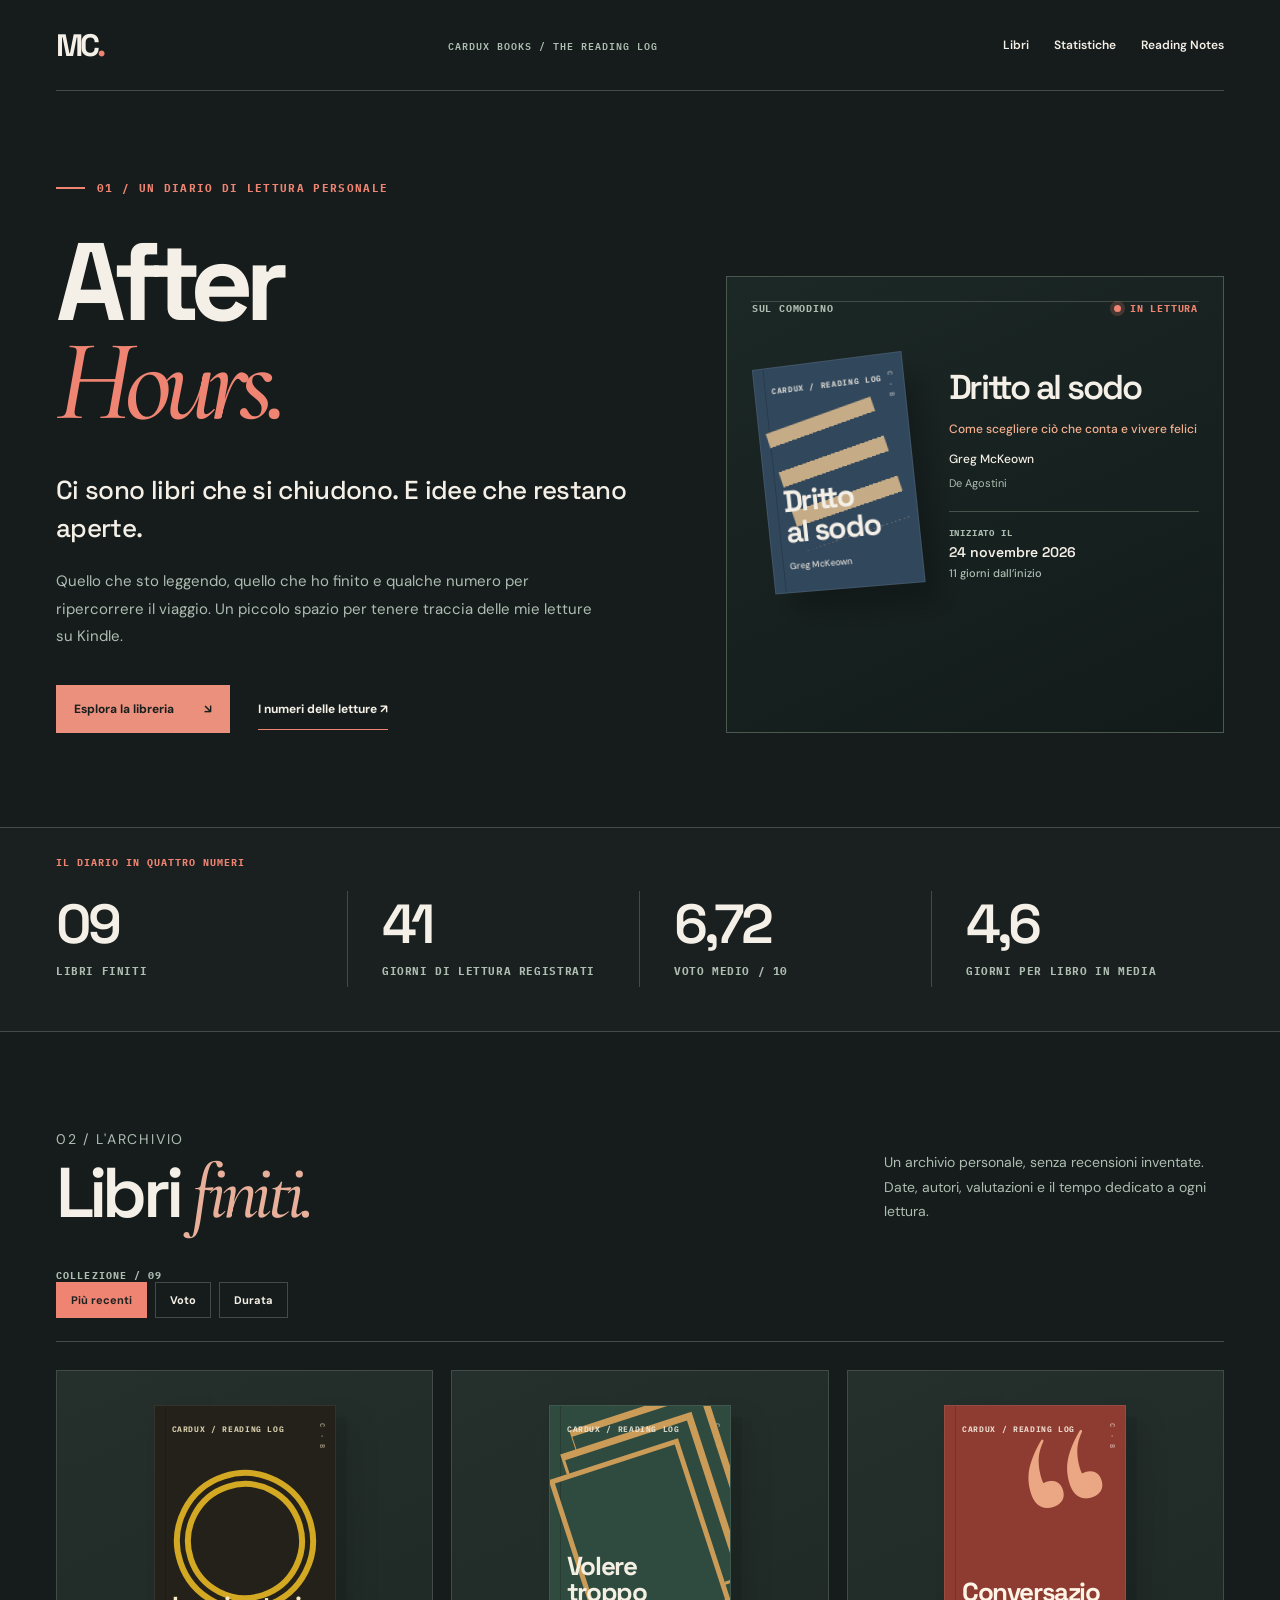
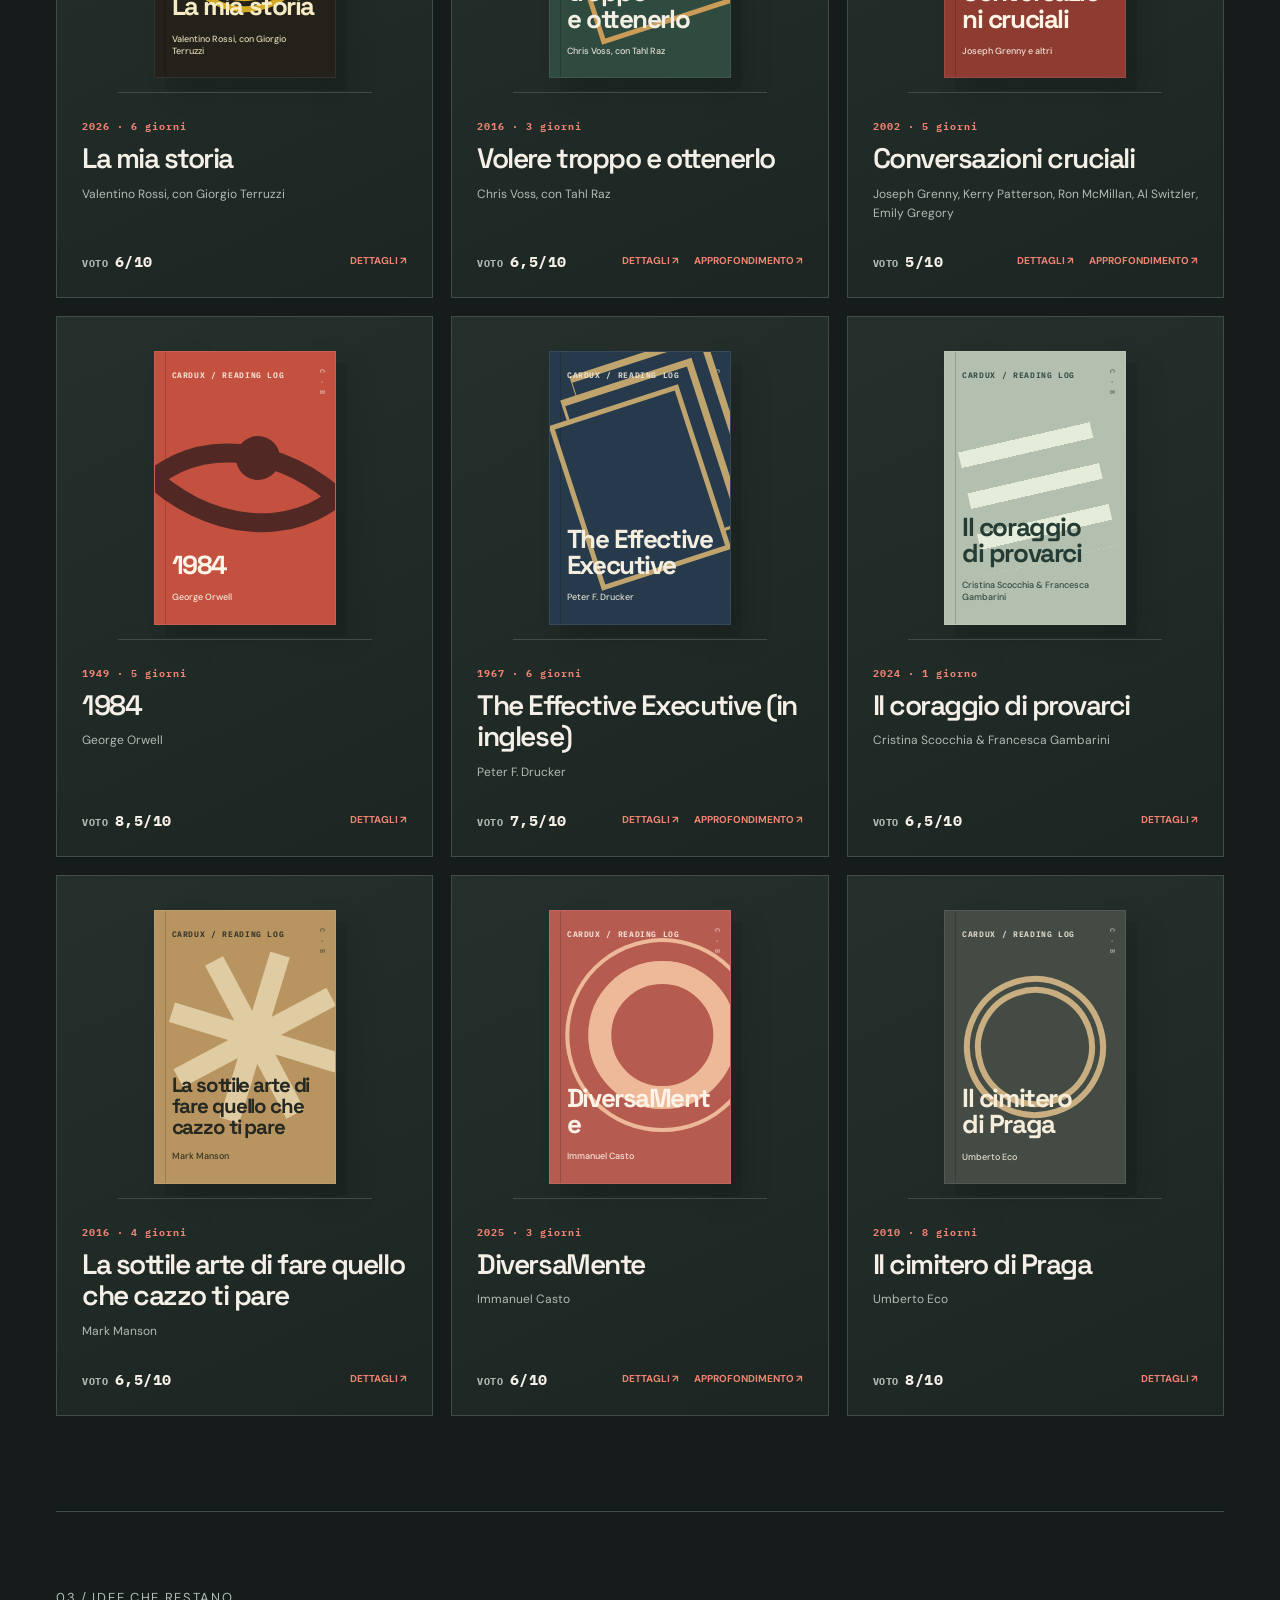
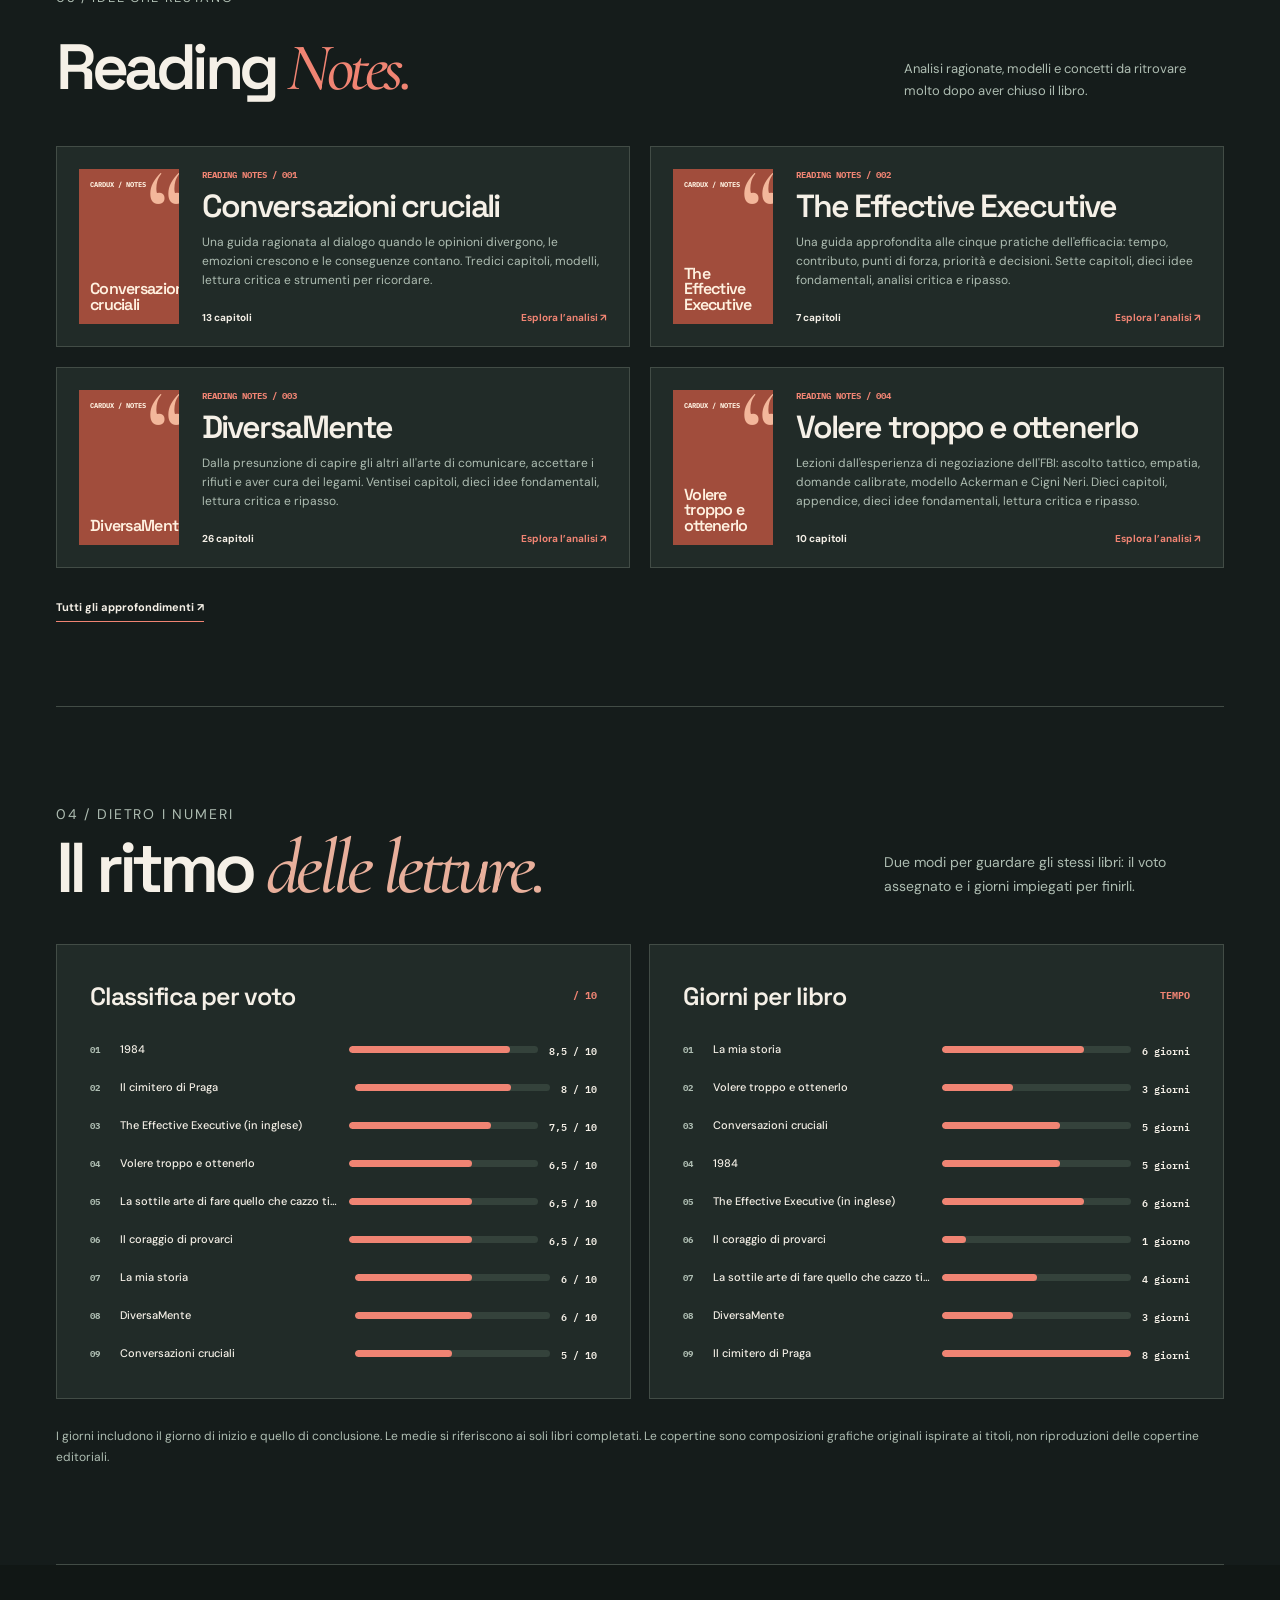
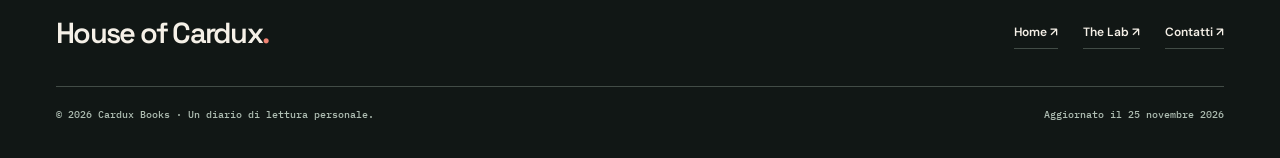
<file: index.html>
<!DOCTYPE html>
<html lang="it">
<head>
  <title>Cardux Books | After Hours · Diario di lettura</title>
  <meta charset="utf-8">
  <meta name="viewport" content="width=device-width, initial-scale=1">
  <link rel="canonical" href="https://hellocardux.github.io/books-library/">
  <link rel="icon" type="image/svg+xml" href="./favicon.svg">
  <meta name="theme-color" content="#151c1b">
  <meta name="description" content="Cardux Books, un diario personale di lettura: libri Kindle, date, voti e statistiche.">
  <link rel="preconnect" href="https://fonts.googleapis.com">
  <link rel="preconnect" href="https://fonts.gstatic.com" crossorigin>
  <link href="https://fonts.googleapis.com/css2?family=Cormorant+Garamond:ital,wght@0,500;0,600;1,500;1,600&family=DM+Sans:wght@400;500;600;700&family=IBM+Plex+Mono:wght@400;500;600;700&family=Space+Grotesk:wght@400;500;600;700&display=swap" rel="stylesheet">
  <link rel="stylesheet" href="./stage/styles.css">
  <link rel="stylesheet" href="./insights/assets/preview-home.css">
</head>
<body class="theme-night">
  <a class="skip" href="#main">Vai al contenuto</a>
  <header class="site-header wrap">
    <a class="brand" href="https://cardux.it/" aria-label="House of Cardux">MC<span>.</span></a>
    <span class="header-note">CARDUX BOOKS / THE READING LOG</span>
    <nav class="header-nav" aria-label="Navigazione">
      <a class="desktop-link" href="#library">Libri</a>
      <a class="desktop-link" href="#numbers">Statistiche</a>
      <a class="desktop-link" href="#reading-notes">Reading Notes</a>

    </nav>
  </header>
  <main id="main">
    <section class="hero wrap" aria-labelledby="hero-title">
      <div>
        <div class="eyebrow">01 / UN DIARIO DI LETTURA PERSONALE</div>
        <h1 class="hero-title" id="hero-title">After<br><em>Hours.</em></h1>
        <p class="hero-tagline">Ci sono libri che si chiudono. E idee che restano aperte.</p>
        <p class="hero-desc">Quello che sto leggendo, quello che ho finito e qualche numero per ripercorrere il viaggio. Un piccolo spazio per tenere traccia delle mie letture su Kindle.</p>
        <div class="hero-links">
          <a class="solid-link" href="#library">Esplora la libreria <span aria-hidden="true">↘</span></a>
          <a class="line-link" href="#numbers">I numeri delle letture ↗</a>
        </div>
      </div>
      <aside class="hero-aside" aria-label="Libro attualmente in lettura">
        <div class="top-rail"><span>SUL COMODINO</span><span class="signal">LETTURE</span></div>
        <div id="reading-panel" aria-live="polite">
        <div class="reading-empty"><p>Caricamento della lettura in corso…</p></div>
      </div>
      <p id="reading-extra"></p>
      </aside>
    </section>
  <section class="stats-band" aria-label="Statistiche di lettura">
    <div class="wrap">
      <p class="stats-intro">IL DIARIO IN QUATTRO NUMERI</p>
      <div class="stats-grid">
        <div class="stat"><strong class="stat-number" id="stat-books">08</strong><span class="stat-label">LIBRI FINITI</span></div>
        <div class="stat"><strong class="stat-number" id="stat-days">35</strong><span class="stat-label">GIORNI DI LETTURA REGISTRATI</span></div>
        <div class="stat"><strong class="stat-number" id="stat-rating">6,81</strong><span class="stat-label">VOTO MEDIO / 10</span></div>
        <div class="stat"><strong class="stat-number" id="stat-pace">4,4</strong><span class="stat-label">GIORNI PER LIBRO IN MEDIA</span></div>
      </div>
    </div>
  </section>
  <section class="section wrap" id="library" aria-labelledby="library-title">
    <div class="section-head">
      <div><p class="section-eyebrow">02 / L'ARCHIVIO</p><h2 id="library-title">Libri <em>finiti.</em></h2></div>
      <p>Un archivio personale, senza recensioni inventate. Date, autori, valutazioni e il tempo dedicato a ogni lettura.</p>
    </div>
    <div class="sort-bar">
      <span class="sort-label">COLLEZIONE / <span id="count-books">083995 TITOLI</span>
      <div class="sort-group" role="group" aria-label="Ordina i libri">
        <button type="button" data-sort="recent" aria-pressed="true">Più recenti</button>
        <button type="button" data-sort="rating" aria-pressed="false">Voto</button>
        <button type="button" data-sort="duration" aria-pressed="false">Durata</button>
      </div>
    </div>
    <div class="book-grid" id="book-grid" aria-label="Libri completati"></div>
  </section>
  <section class="reading-notes-preview wrap" id="reading-notes" aria-labelledby="notes-title">
    <div class="notes-heading">
      <div><p class="section-eyebrow">03 / IDEE CHE RESTANO</p><h2 id="notes-title">Reading <em>Notes.</em></h2></div>
      <p>Analisi ragionate, modelli e concetti da ritrovare molto dopo aver chiuso il libro.</p>
    </div>
    <div class="directory-grid" data-insights-list data-catalog="./insights/catalog.json" data-prefix="./insights/">
      <a class="note-card" href="./insights/effective-executive/"><div class="note-cover"><small>CARDUX / NOTES</small><strong>The Effective Executive</strong></div><div class="note-info"><span class="tag">READING NOTES / 002</span><h3>The Effective Executive</h3><p>Analisi integrale dei sette capitoli, idee fondamentali, modelli decisionali e strumenti di ripasso.</p><div class="card-foot"><span>7 capitoli</span><b>Esplora l'analisi ↗</b></div></div></a>
    </div>
    <div style="margin-top:27px"><a class="notes-all" href="./insights/">Tutti gli approfondimenti ↗</a></div>
  </section>
  <section class="section wrap" id="numbers" aria-labelledby="numbers-title">
    <div class="section-head">
      <div><p class="section-eyebrow">04 / DIETRO I NUMERI</p><h2 id="numbers-title">Il ritmo <em>delle letture.</em></h2></div>
      <p>Due modi per guardare gli stessi libri: il voto assegnato e i giorni impiegati per finirli.</p>
    </div>
    <div class="charts-grid">
      <div class="chart-panel">
        <div class="chart-head"><h3>Classifica per voto</h3><span>/ 10</span></div>
        <div id="rating-chart" aria-label="Grafico dei voti"></div>
      </div>
      <div class="chart-panel">
        <div class="chart-head"><h3>Giorni per libro</h3><span>TEMPO</span></div>
        <div id="duration-chart" aria-label="Grafico dei giorni di lettura"></div>
      </div>
    </div>
    <p class="method-note">I giorni includono il giorno di inizio e quello di conclusione. Le medie si riferiscono ai soli libri completati. Le copertine sono composizioni grafiche originali ispirate ai titoli, non riproduzioni delle copertine editoriali.</p>
  </section>
  </main>
  <footer class="footer">
    <div class="wrap">
      <div class="footer-row">
        <a class="footer-brand" href="https://cardux.it/">House of Cardux<span>.</span></a>
        <nav class="footer-links" aria-label="Collegamenti nel footer">
          <a href="https://cardux.it/">Home ↗</a>
          <a href="https://cardux.it/projects/">The Lab ↗</a>
          <a href="mailto:hello@cardux.it">Contatti ↗</a>
        </nav>
      </div>
      <div class="footer-bottom">
        <span>© <span id="year">2026</span> Cardux Books · Un diario di lettura personale.</span>
        <span id="last-update">Aggiornato il 15 novembre 2026</span>
      </div>
    </div>
  </footer>
  <dialog id="book-dialog" aria-labelledby="modal-title" aria-describedby="modal-author">
    <div class="modal-inner">
      <div class="modal-cover" id="modal-cover" aria-hidden="true"></div>
      <div class="modal-content">
        <div class="modal-head"><span id="modal-eyebrow">LETTURA COMPLETATA</span>
          <form method="dialog"><button class="modal-close" type="submit" aria-label="Chiudi i dettagli">×</button></form>
        </div>
        <h2 class="modal-title" id="modal-title"></h2>
        <p class="modal-author" id="modal-author"></p>
        <div class="modal-details" id="modal-details"></div>
      </div>
    </div>
  </dialog>
  <script src="./stage/library-data.js"></script>
  <script src="./insights/assets/home.js"></script>
  <script src="./insights/assets/catalog.js"></script>
</body>
</html>
</file>
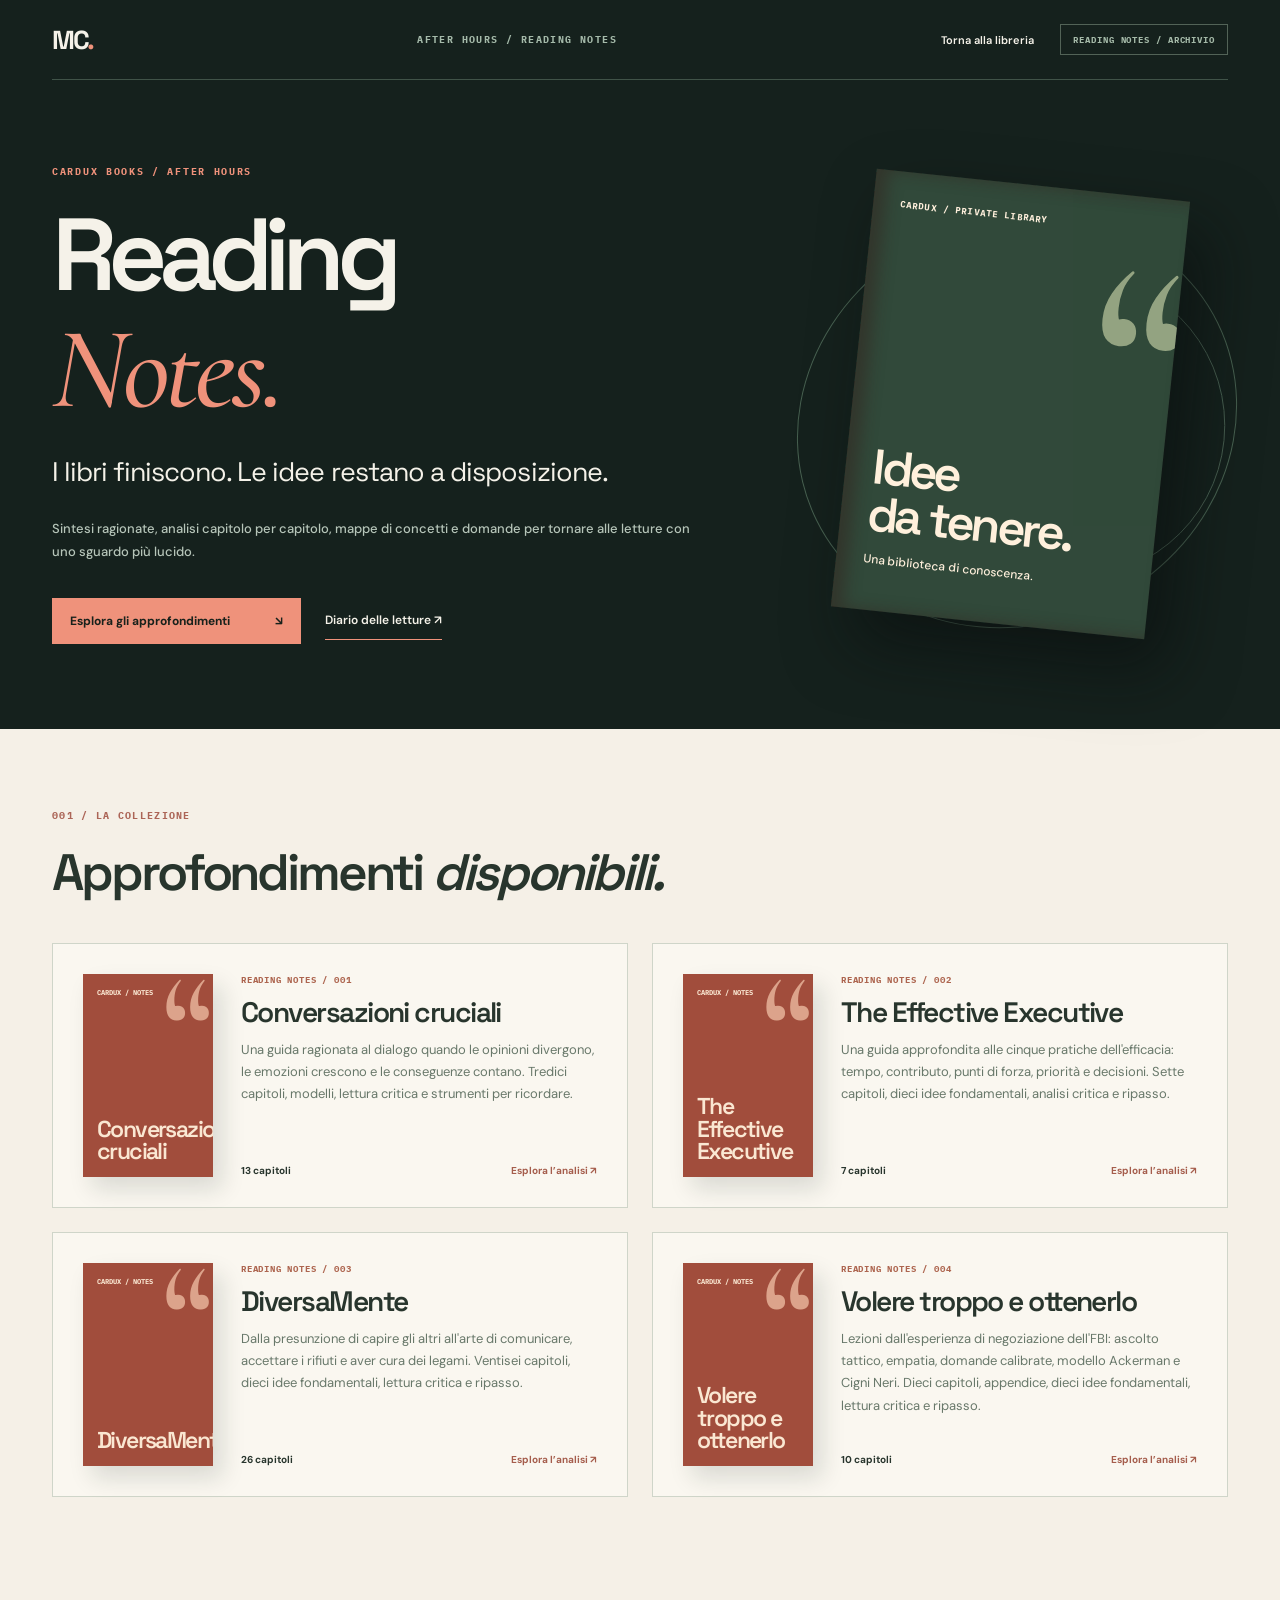
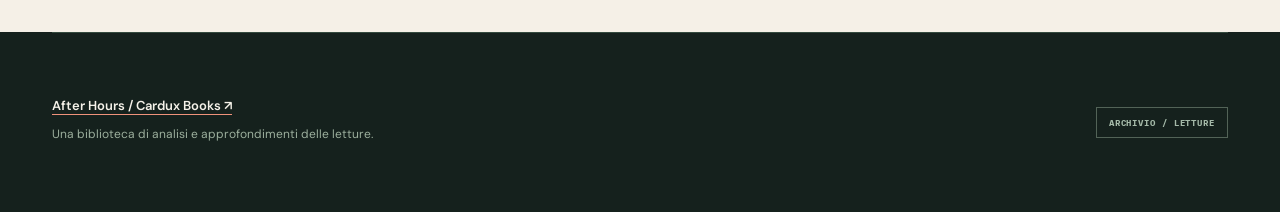
<file: insights/index.html>
<!doctype html><html lang="it"><head><meta charset="utf-8"><meta name="viewport" content="width=device-width,initial-scale=1"><meta name="robots" content="index,follow"><link rel="canonical" href="https://hellocardux.github.io/books-library/insights/"><meta name="theme-color" content="#15211d"><title>Reading Notes | After Hours · Cardux Books</title><meta name="description" content="Approfondimenti e analisi dei libri letti: una biblioteca personale di conoscenza.">
<link rel="icon" type="image/svg+xml" href="../favicon.svg"><link rel="preconnect" href="https://fonts.googleapis.com"><link rel="preconnect" href="https://fonts.gstatic.com" crossorigin><link href="https://fonts.googleapis.com/css2?family=Cormorant+Garamond:ital,wght@0,500;0,600;1,500;1,600&family=DM+Sans:wght@400;500;600;700&family=IBM+Plex+Mono:wght@400;500;600;700&family=Space+Grotesk:wght@400;500;600;700&display=swap" rel="stylesheet"><link rel="stylesheet" href="./assets/article.css"></head>
<body class="rb-directory"><header class="rb-nav rb-container"><a class="rb-brand" href="../">MC<span>.</span></a><span class="rb-wordmark">AFTER HOURS / READING NOTES</span><nav class="rb-links"><a href="../">Torna alla libreria</a><span class="rb-pill">READING NOTES / ARCHIVIO</span></nav></header>
<main><section class="rb-container rb-hero"><div><div class="rb-eyebrow">CARDUX BOOKS / AFTER HOURS</div><h1>Reading <em>Notes.</em></h1><p class="rb-deck">I libri finiscono. Le idee restano a disposizione.</p><p class="rb-byline">Sintesi ragionate, analisi capitolo per capitolo, mappe di concetti e domande per tornare alle letture con uno sguardo più lucido.</p><div class="rb-hero-actions"><a class="rb-cta" href="#collection">Esplora gli approfondimenti <span>↘</span></a><a class="rb-quiet" href="../">Diario delle letture ↗</a></div></div><div class="rb-cover-wrap" aria-hidden="true"><div class="rb-cover" style="transform:rotate(6deg);background:#31493a"><small>CARDUX / PRIVATE LIBRARY</small><div class="cover-quotation" style="color:#b0bd96">“</div><div><h2>Idee<br>da tenere.</h2><p>Una biblioteca di conoscenza.</p></div></div></div></section>
<section class="directory-body" id="collection"><div class="rb-container"><div class="directory-label">001 / LA COLLEZIONE</div><h2 class="directory-heading">Approfondimenti <em>disponibili.</em></h2>
<div class="directory-grid" data-insights-list data-catalog="./catalog.json" data-prefix="./"><a class="note-card" href="./conversazioni-cruciali/"><div class="note-cover"><small>CARDUX / NOTES</small><strong>Conversazioni cruciali</strong></div><div class="note-info"><span class="tag">READING NOTES / 001</span><h3>Conversazioni cruciali</h3><p>13 capitoli, modelli, analisi critica e strumenti per ricordare.</p><div class="card-foot"><span>13 capitoli</span><b>Esplora l’analisi ↗</b></div></div></a><a class="note-card" href="./effective-executive/"><div class="note-cover"><small>CARDUX / NOTES</small><strong>The Effective Executive</strong></div><div class="note-info"><span class="tag">READING NOTES / 002</span><h3>The Effective Executive</h3><p>Sette capitoli, dieci idee fondamentali, analisi critica e strumenti di ripasso.</p><div class="card-foot"><span>7 capitoli</span><b>Esplora l'analisi ↗</b></div></div></a></div>
</div></section></main><footer class="rb-container rb-bottom"><div><a href="../">After Hours / Cardux Books ↗</a><p>Una biblioteca di analisi e approfondimenti delle letture.</p></div><span class="rb-pill">ARCHIVIO / LETTURE</span></footer><script src="./assets/catalog.js"></script></body></html>
</file>
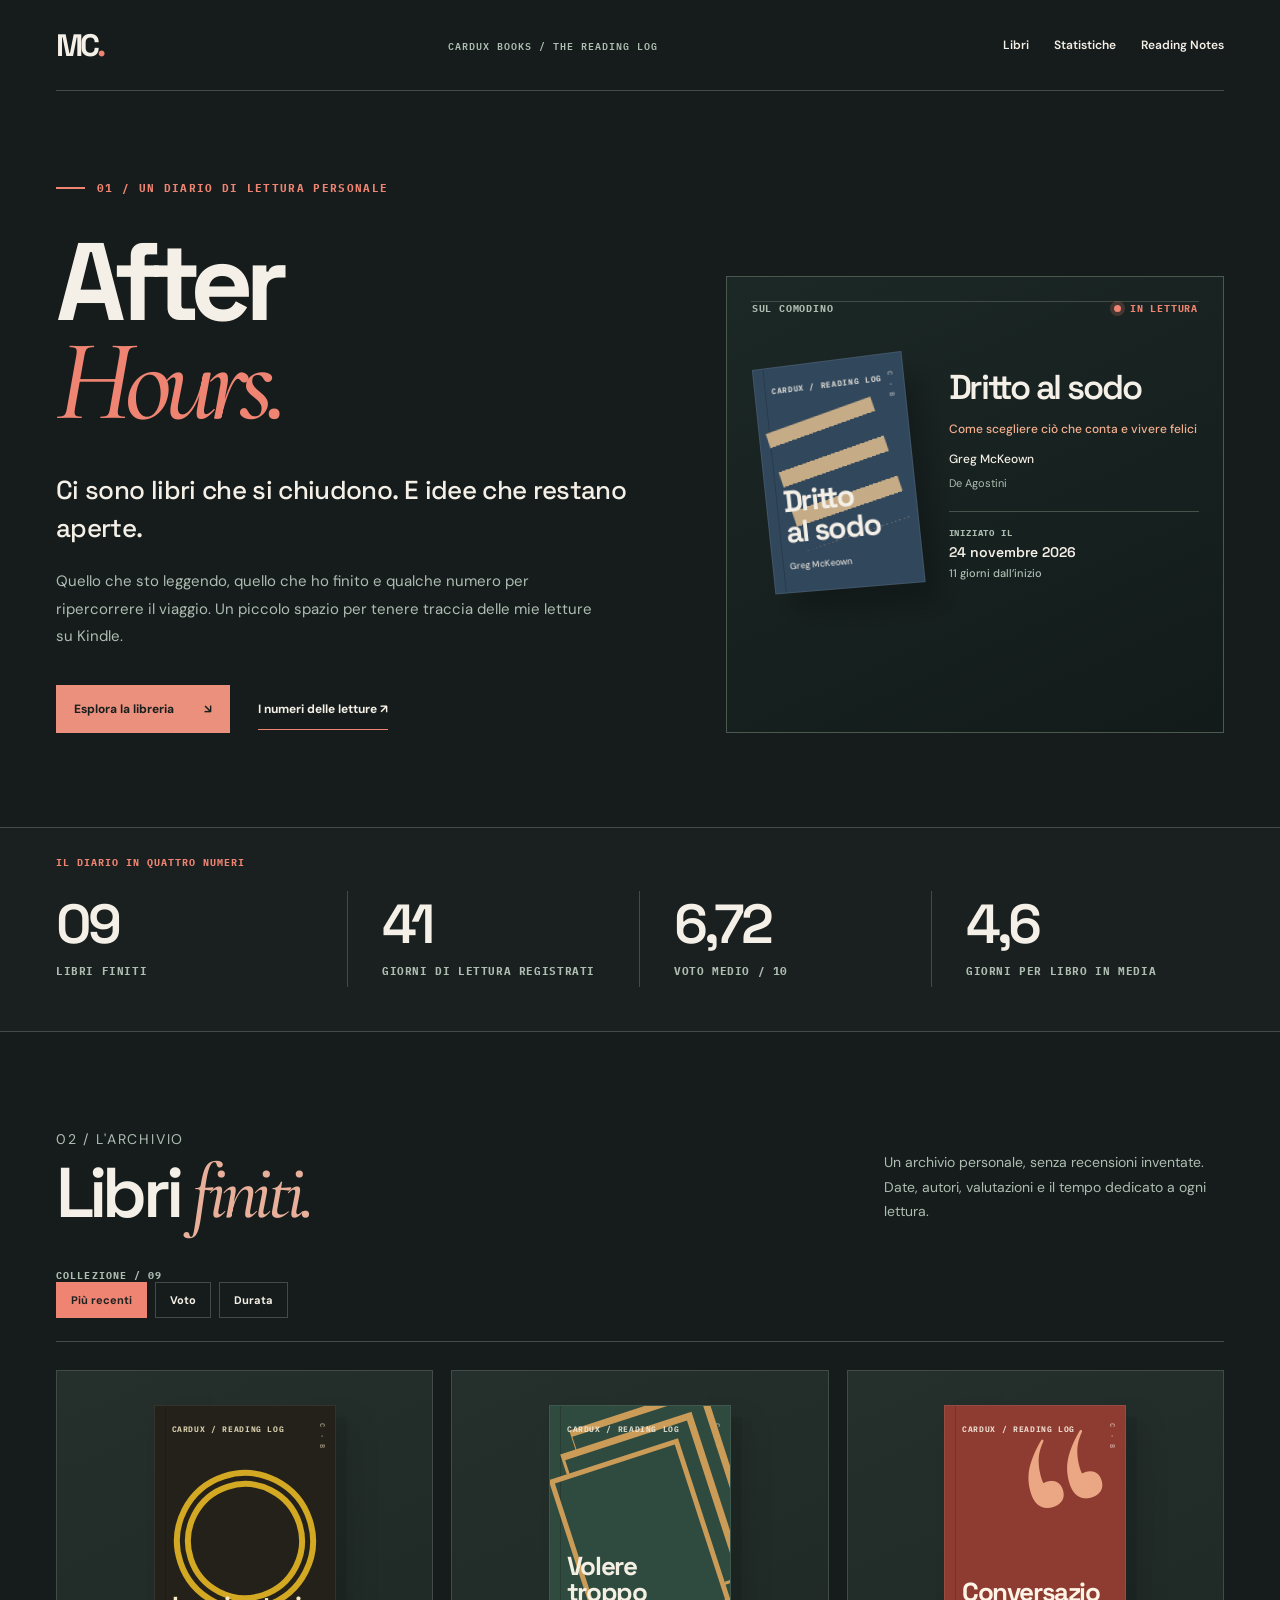
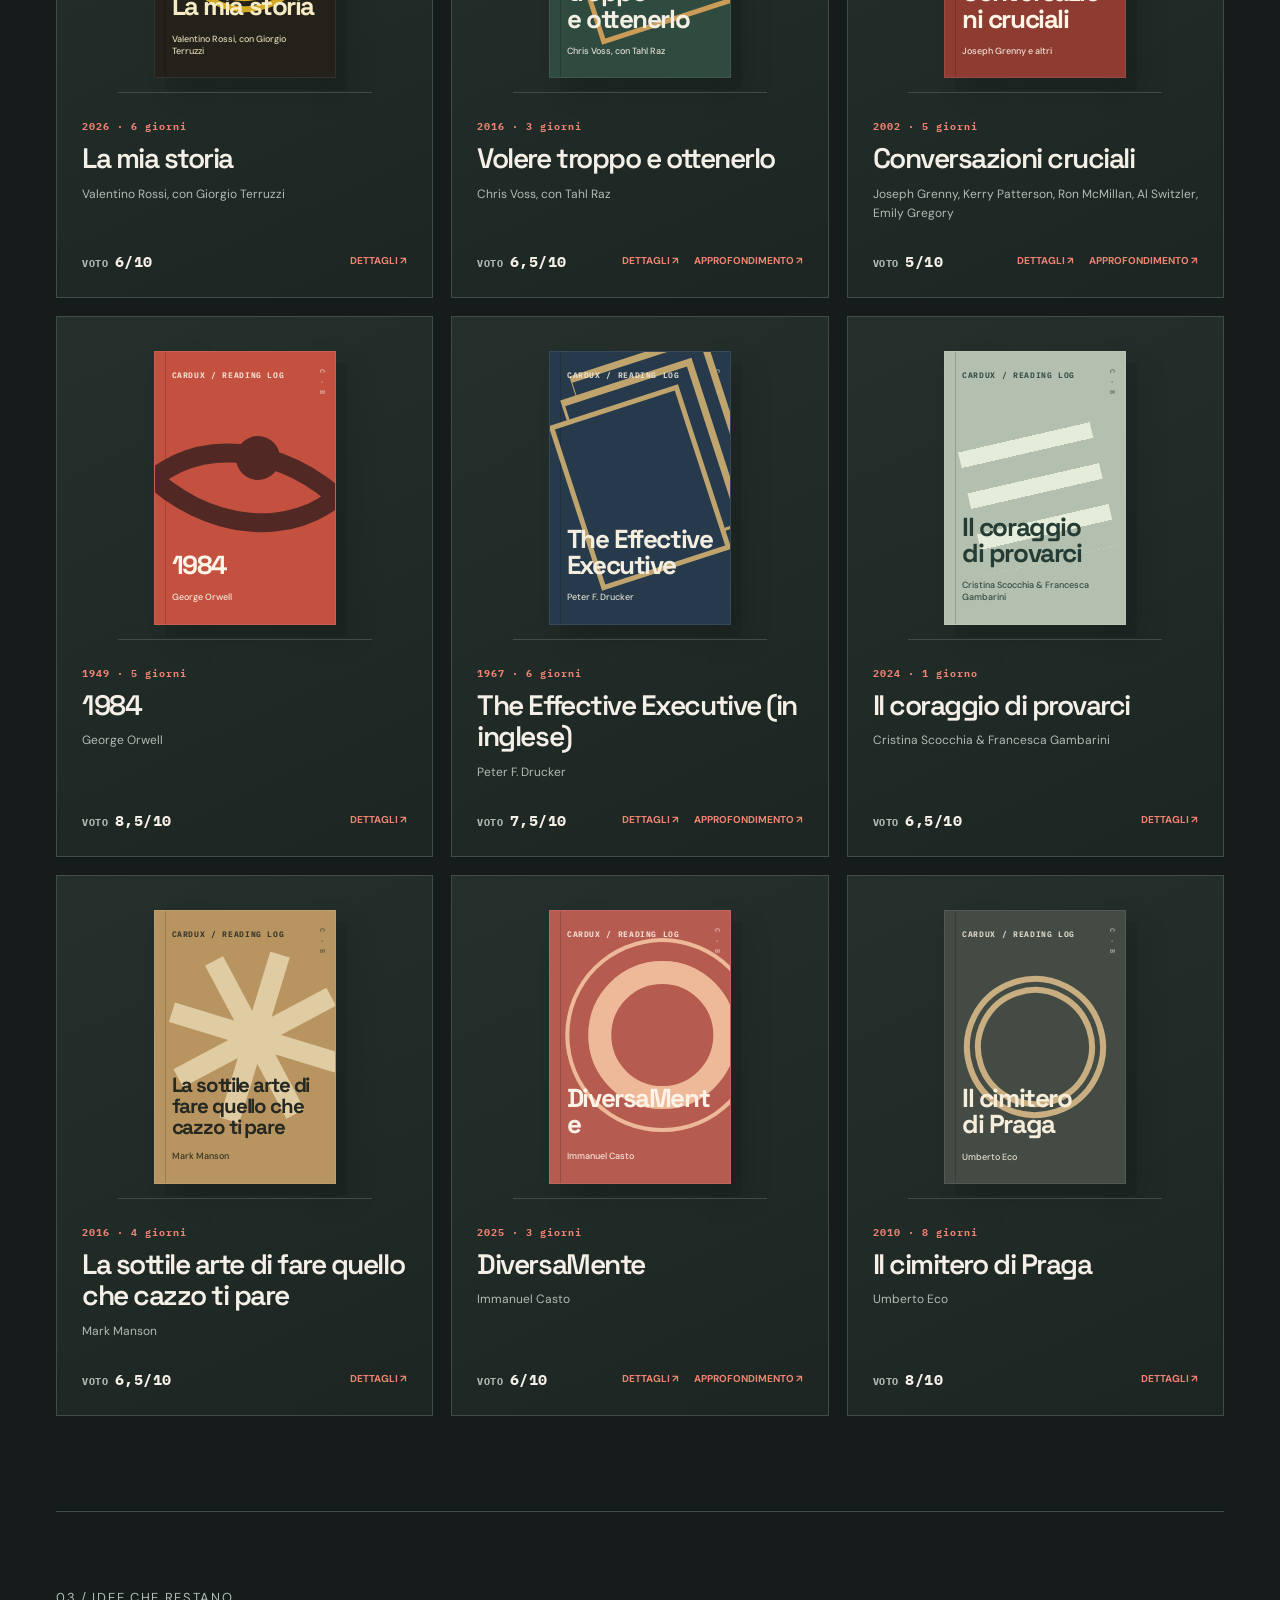
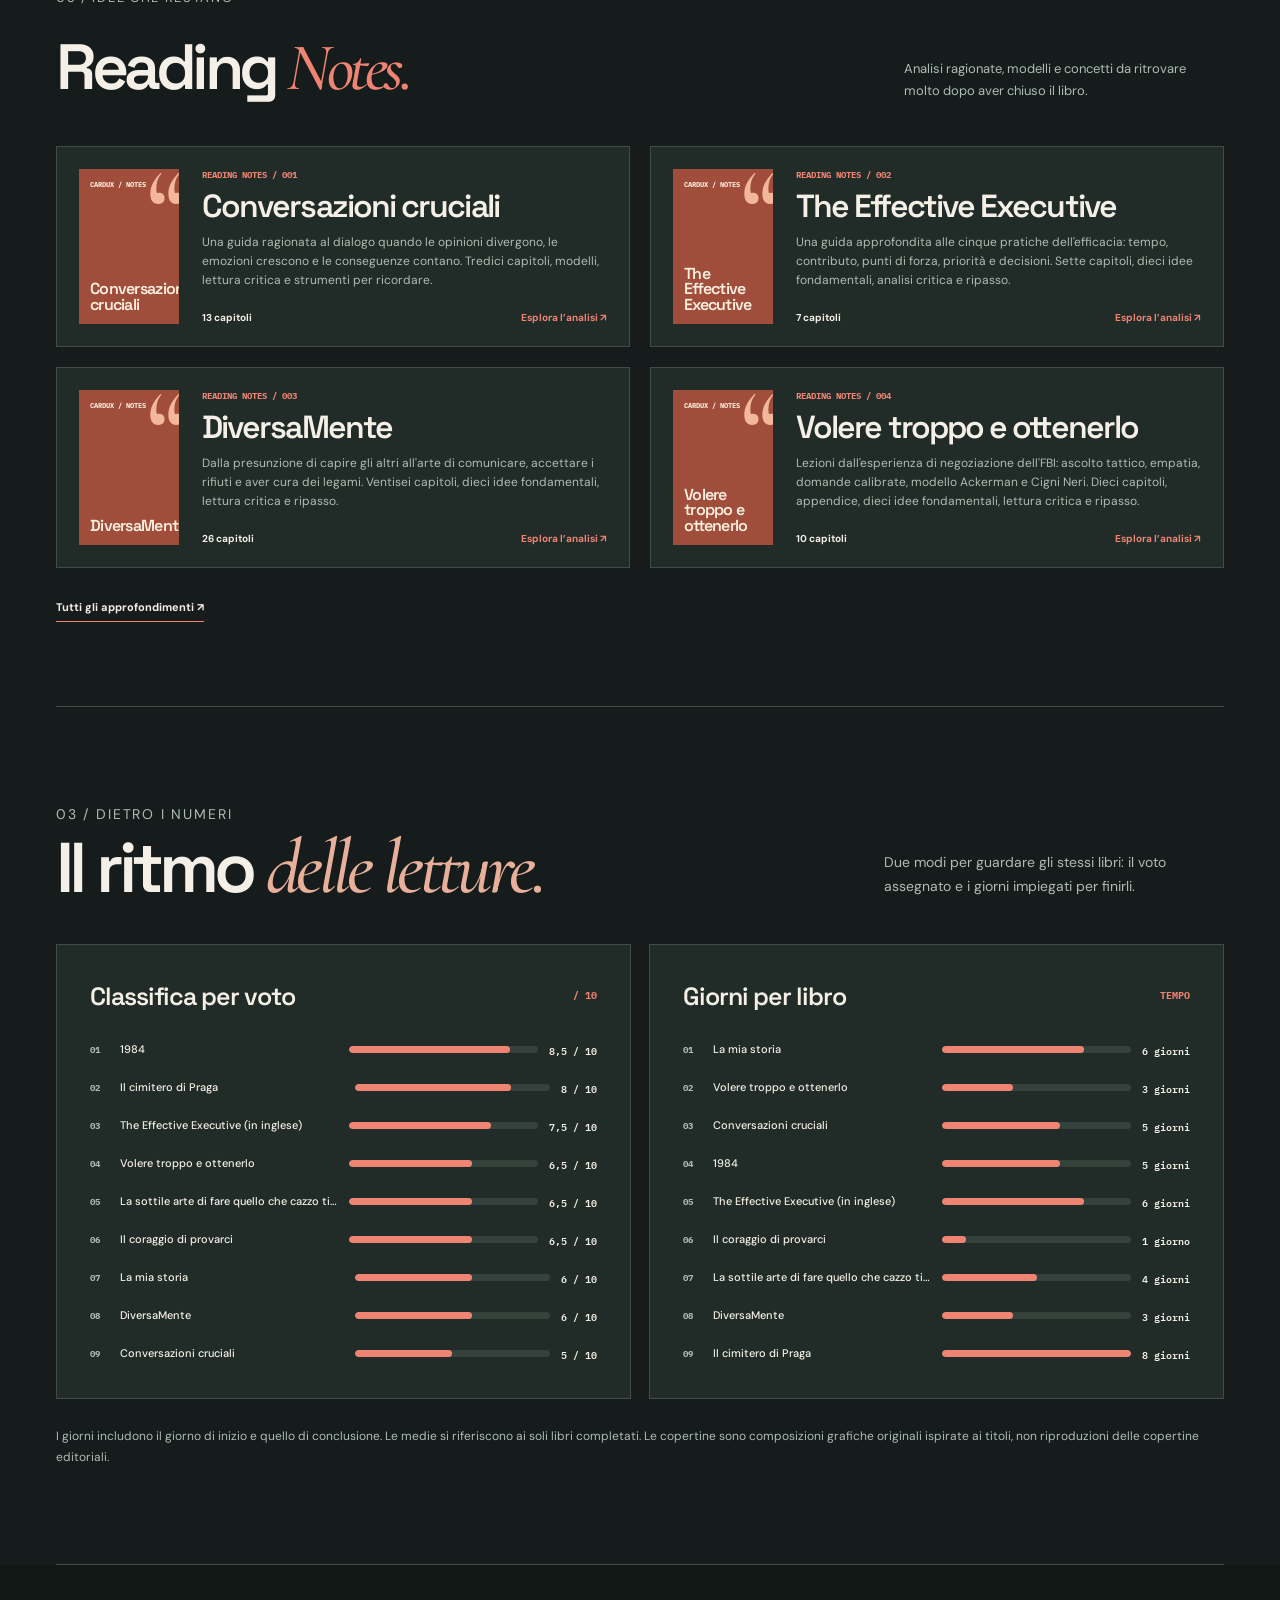
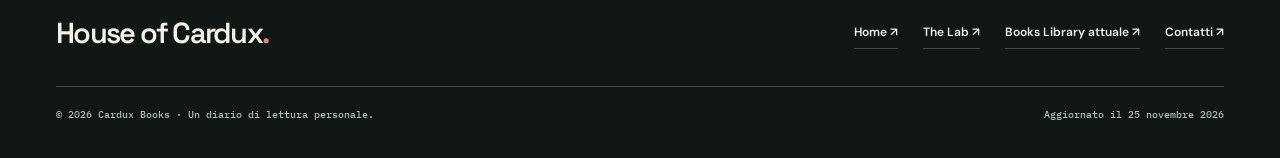
<file: stage/index.html>
<!DOCTYPE html>
<html lang="it">
<head>
  <title>After Hours / Cardux Books · Stage</title>
  <meta charset="utf-8">
  <meta name="viewport" content="width=device-width, initial-scale=1">
  <meta name="robots" content="noindex,nofollow">
  <link rel="icon" type="image/svg+xml" href="../favicon.svg">
  <meta name="theme-color" content="#151c1b">
  <meta name="description" content="Cardux Books, un diario personale di lettura: libri Kindle, date, voti e statistiche.">
  <link rel="preconnect" href="https://fonts.googleapis.com">
  <link rel="preconnect" href="https://fonts.gstatic.com" crossorigin>
  <link href="https://fonts.googleapis.com/css2?family=Cormorant+Garamond:ital,wght@0,500;0,600;1,500;1,600&family=DM+Sans:wght@400;500;600;700&family=IBM+Plex+Mono:wght@400;500;600;700&family=Space+Grotesk:wght@400;500;600;700&display=swap" rel="stylesheet">
  <link rel="stylesheet" href="./styles.css">
  <link rel="stylesheet" href="./insights/assets/preview-home.css">
</head>
<body class="theme-night">
  <a class="skip" href="#main">Vai al contenuto</a>
  <header class="site-header wrap">
    <a class="brand" href="https://cardux.it/" aria-label="House of Cardux">MC<span>.</span></a>
    <span class="header-note">CARDUX BOOKS / THE READING LOG</span>
    <nav class="header-nav" aria-label="Navigazione">
      <a class="desktop-link" href="#library">Libri</a>
      <a class="desktop-link" href="#numbers">Statistiche</a>
      <a class="desktop-link" href="#reading-notes">Reading Notes</a>

    </nav>
  </header>
  <main id="main">
    <section class="hero wrap" aria-labelledby="hero-title">
      <div>
        <div class="eyebrow">01 / UN DIARIO DI LETTURA PERSONALE</div>
        <h1 class="hero-title" id="hero-title">After<br><em>Hours.</em></h1>
        <p class="hero-tagline">Ci sono libri che si chiudono. E idee che restano aperte.</p>
        <p class="hero-desc">Quello che sto leggendo, quello che ho finito e qualche numero per ripercorrere il viaggio. Un piccolo spazio per tenere traccia delle mie letture su Kindle.</p>
        <div class="hero-links">
          <a class="solid-link" href="#library">Esplora la libreria <span aria-hidden="true">↘</span></a>
          <a class="line-link" href="#numbers">I numeri delle letture ↗</a>
        </div>
      </div>
      <aside class="hero-aside" aria-label="Libro attualmente in lettura">
        <div class="top-rail"><span>SUL COMODINO</span><span class="signal">LETTURE</span></div>
        <div id="reading-panel" aria-live="polite">
        <div class="reading-empty"><p>Caricamento della lettura in corso…</p></div>
      </div>
      <p id="reading-extra"></p>
      </aside>
    </section>
  <section class="stats-band" aria-label="Statistiche di lettura">
    <div class="wrap">
      <p class="stats-intro">IL DIARIO IN QUATTRO NUMERI</p>
      <div class="stats-grid">
        <div class="stat"><strong class="stat-number" id="stat-books">08</strong><span class="stat-label">LIBRI FINITI</span></div>
        <div class="stat"><strong class="stat-number" id="stat-days">35</strong><span class="stat-label">GIORNI DI LETTURA REGISTRATI</span></div>
        <div class="stat"><strong class="stat-number" id="stat-rating">6,81</strong><span class="stat-label">VOTO MEDIO / 10</span></div>
        <div class="stat"><strong class="stat-number" id="stat-pace">4,4</strong><span class="stat-label">GIORNI PER LIBRO IN MEDIA</span></div>
      </div>
    </div>
  </section>
  <section class="section wrap" id="library" aria-labelledby="library-title">
    <div class="section-head">
      <div><p class="section-eyebrow">02 / L'ARCHIVIO</p><h2 id="library-title">Libri <em>finiti.</em></h2></div>
      <p>Un archivio personale, senza recensioni inventate. Date, autori, valutazioni e il tempo dedicato a ogni lettura.</p>
    </div>
    <div class="sort-bar">
      <span class="sort-label">COLLEZIONE / <span id="count-books">083951 TITOLI</span>
      <div class="sort-group" role="group" aria-label="Ordina i libri">
        <button type="button" data-sort="recent" aria-pressed="true">Più recenti</button>
        <button type="button" data-sort="rating" aria-pressed="false">Voto</button>
        <button type="button" data-sort="duration" aria-pressed="false">Durata</button>
      </div>
    </div>
    <div class="book-grid" id="book-grid" aria-label="Libri completati"></div>
  </section>
  <section class="reading-notes-preview wrap" id="reading-notes" aria-labelledby="notes-title">
    <div class="notes-heading"><div><p class="section-eyebrow">03 / IDEE CHE RESTANO</p><h2 id="notes-title">Reading <em>Notes.</em></h2></div><p>Analisi ragionate, modelli e concetti da ritrovare molto dopo aver chiuso il libro.</p></div>
    <div class="directory-grid" data-insights-list data-catalog="./insights/catalog.json" data-prefix="./insights/"><a class="note-card" href="./insights/conversazioni-cruciali/">Conversazioni cruciali · Esplora l'analisi ↗</a></div>
    <div style="margin-top:27px"><a class="notes-all" href="./insights/">Tutti gli approfondimenti ↗</a></div>
  </section>
  <section class="section wrap" id="numbers" aria-labelledby="numbers-title">
    <div class="section-head">
      <div><p class="section-eyebrow">03 / DIETRO I NUMERI</p><h2 id="numbers-title">Il ritmo <em>delle letture.</em></h2></div>
      <p>Due modi per guardare gli stessi libri: il voto assegnato e i giorni impiegati per finirli.</p>
    </div>
    <div class="charts-grid">
      <div class="chart-panel">
        <div class="chart-head"><h3>Classifica per voto</h3><span>/ 10</span></div>
        <div id="rating-chart" aria-label="Grafico dei voti"></div>
      </div>
      <div class="chart-panel">
        <div class="chart-head"><h3>Giorni per libro</h3><span>TEMPO</span></div>
        <div id="duration-chart" aria-label="Grafico dei giorni di lettura"></div>
      </div>
    </div>
    <p class="method-note">I giorni includono il giorno di inizio e quello di conclusione. Le medie si riferiscono ai soli libri completati. Le copertine sono composizioni grafiche originali ispirate ai titoli, non riproduzioni delle copertine editoriali.</p>
  </section>
  </main>
  <footer class="footer">
    <div class="wrap">
      <div class="footer-row">
        <a class="footer-brand" href="https://cardux.it/">House of Cardux<span>.</span></a>
        <nav class="footer-links" aria-label="Collegamenti nel footer">
          <a href="https://cardux.it/">Home ↗</a>
          <a href="https://cardux.it/projects/">The Lab ↗</a>
          <a href="../">Books Library attuale ↗</a>
          <a href="mailto:hello@cardux.it">Contatti ↗</a>
        </nav>
      </div>
      <div class="footer-bottom">
        <span>© <span id="year">2026</span> Cardux Books · Un diario di lettura personale.</span>
        <span id="last-update">Aggiornato il 15 novembre 2026</span>
      </div>
    </div>
  </footer>
  <dialog id="book-dialog" aria-labelledby="modal-title" aria-describedby="modal-author">
    <div class="modal-inner">
      <div class="modal-cover" id="modal-cover" aria-hidden="true"></div>
      <div class="modal-content">
        <div class="modal-head"><span id="modal-eyebrow">LETTURA COMPLETATA</span>
          <form method="dialog"><button class="modal-close" type="submit" aria-label="Chiudi i dettagli">×</button></form>
        </div>
        <h2 class="modal-title" id="modal-title"></h2>
        <p class="modal-author" id="modal-author"></p>
        <div class="modal-details" id="modal-details"></div>
      </div>
    </div>
  </dialog>
  <script src="./library-data.js"></script>
  <script src="./app-preview.js"></script>
  <script src="./insights/assets/catalog.js"></script>
</body>
</html>
</file>
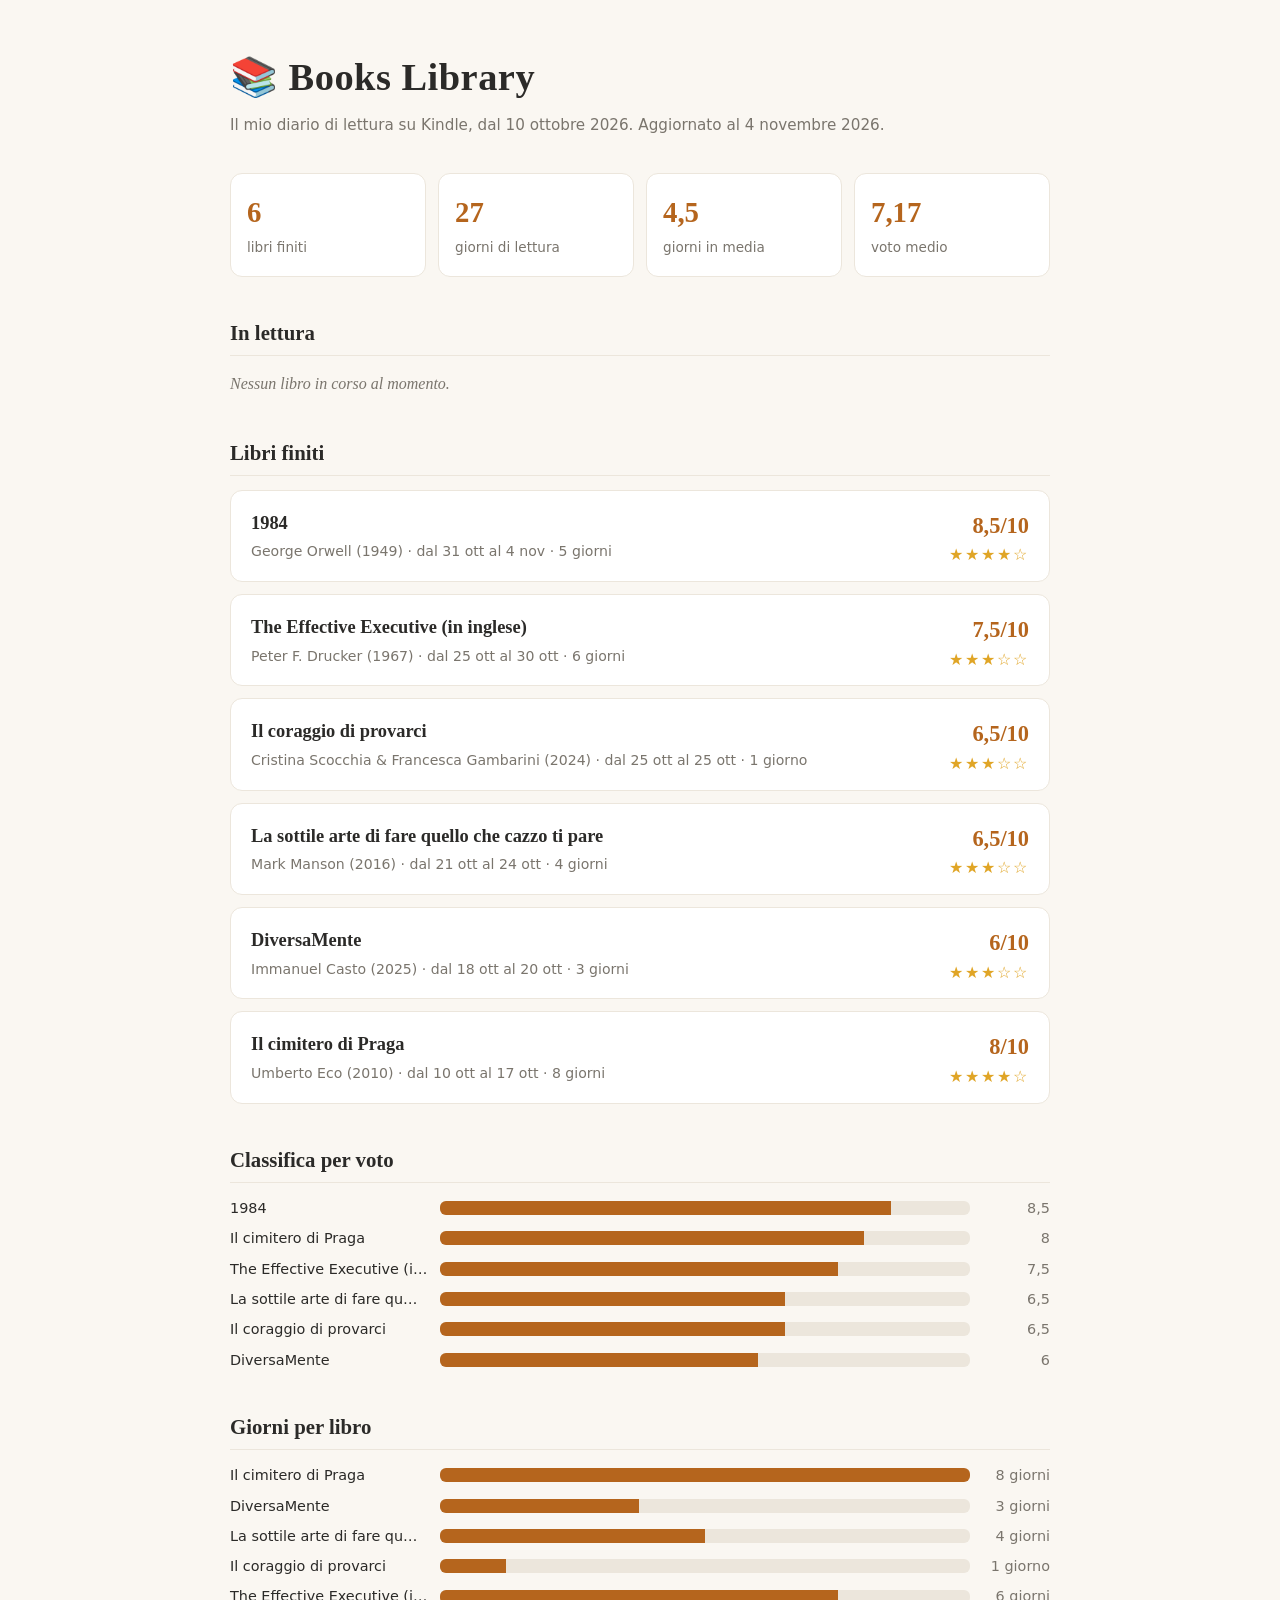
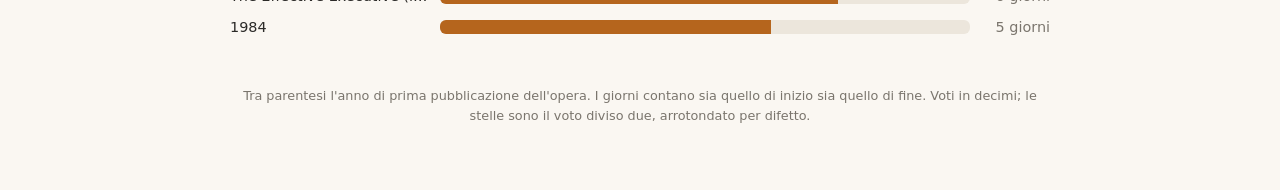
<file: archive/2026-11-09/index.html>
<!DOCTYPE html>
<html lang="it">
<head>
<meta charset="utf-8">
<meta name="viewport" content="width=device-width, initial-scale=1">
<title>Books Library</title>
<meta name="description" content="Il diario di lettura Kindle di Massimo Cardux: libri letti, giorni impiegati e voti.">
<style>
  :root { --bg:#faf7f2; --card:#fff; --ink:#2b2a28; --muted:#7a756d; --accent:#b5651d; --line:#ece6dc; }
  * { box-sizing:border-box; }
  body { margin:0; font-family: Georgia, "Times New Roman", serif; background:var(--bg); color:var(--ink); line-height:1.55; }
  main { max-width:860px; margin:0 auto; padding:48px 20px 64px; }
  h1 { font-size:2.4rem; margin:0 0 6px; letter-spacing:.5px; }
  .sub { color:var(--muted); margin:0 0 36px; font-family: system-ui, sans-serif; font-size:.95rem; }
  h2 { font-size:1.3rem; margin:40px 0 14px; border-bottom:1px solid var(--line); padding-bottom:6px; }
  .stats { display:grid; grid-template-columns:repeat(auto-fit,minmax(150px,1fr)); gap:12px; }
  .stat { background:var(--card); border:1px solid var(--line); border-radius:12px; padding:16px; }
  .stat b { display:block; font-size:1.8rem; color:var(--accent); }
  .stat span { color:var(--muted); font-family:system-ui,sans-serif; font-size:.85rem; }
  .book { background:var(--card); border:1px solid var(--line); border-radius:12px; padding:18px 20px; margin-bottom:12px; }
  .book h3 { margin:0; font-size:1.15rem; }
  .meta { color:var(--muted); font-family:system-ui,sans-serif; font-size:.88rem; margin-top:4px; }
  .vote { float:right; text-align:right; }
  .vote .n { font-size:1.4rem; font-weight:bold; color:var(--accent); }
  .stars { color:#e0a526; letter-spacing:2px; font-size:1rem; }
  .note { margin:10px 0 0; font-style:italic; }
  .bar { display:flex; align-items:center; gap:10px; margin:8px 0; font-family:system-ui,sans-serif; font-size:.9rem; }
  .bar .l { width:200px; flex-shrink:0; }
  .bar .t { flex:1; background:var(--line); border-radius:6px; height:14px; overflow:hidden; }
  .bar .f { background:var(--accent); height:100%; }
  .bar .v { width:70px; text-align:right; color:var(--muted); }
  .empty { color:var(--muted); font-style:italic; }
  footer { margin-top:48px; color:var(--muted); font-family:system-ui,sans-serif; font-size:.8rem; text-align:center; }
  @media (max-width:560px){ .bar .l{ width:120px; } .vote{ float:none; margin-top:8px; text-align:left; } }
</style>
</head>
<body>
<main>
  <h1>📚 Books Library</h1>
  <p class="sub">Il mio diario di lettura su Kindle, dal 10 ottobre 2026. Aggiornato al <span id="updated"></span>.</p>

  <div class="stats" id="stats"></div>

  <h2>In lettura</h2>
  <div id="reading"></div>

  <h2>Libri finiti</h2>
  <div id="books"></div>

  <h2>Classifica per voto</h2>
  <div id="rank"></div>

  <h2>Giorni per libro</h2>
  <div id="days"></div>

  <footer>Tra parentesi l'anno di prima pubblicazione dell'opera. I giorni contano sia quello di inizio sia quello di fine. Voti in decimi; le stelle sono il voto diviso due, arrotondato per difetto.</footer>
</main>
<script>
const UPDATED = "4 novembre 2026";
const READING = [
];
const BOOKS = [
  { title:"Il cimitero di Praga", author:"Umberto Eco", year:2010, start:"10 ott", end:"17 ott", days:8, vote:8 },
  { title:"DiversaMente", author:"Immanuel Casto", year:2025, start:"18 ott", end:"20 ott", days:3, vote:6 },
  { title:"La sottile arte di fare quello che cazzo ti pare", author:"Mark Manson", year:2016, start:"21 ott", end:"24 ott", days:4, vote:6.5 },
  { title:"Il coraggio di provarci", author:"Cristina Scocchia & Francesca Gambarini", year:2024, start:"25 ott", end:"25 ott", days:1, vote:6.5 },
  { title:"The Effective Executive (in inglese)", author:"Peter F. Drucker", year:1967, start:"25 ott", end:"30 ott", days:6, vote:7.5 },
  { title:"1984", author:"George Orwell", year:1949, start:"31 ott", end:"4 nov", days:5, vote:8.5 },
];
const fmt = n => String(n).replace(".", ",");
const stars = v => { const s = Math.floor(v/2); return "★".repeat(s) + "☆".repeat(5-s); };
const esc = s => s.replace(/[&<>"]/g, c => ({"&":"&amp;","<":"&lt;",">":"&gt;",'"':"&quot;"}[c]));
document.getElementById("updated").textContent = UPDATED;
const tot = BOOKS.reduce((a,b)=>a+b.days,0);
const avgV = BOOKS.reduce((a,b)=>a+b.vote,0)/BOOKS.length;
document.getElementById("stats").innerHTML = [
  [BOOKS.length,"libri finiti"],[tot,"giorni di lettura"],[fmt(+(tot/BOOKS.length).toFixed(1)),"giorni in media"],[fmt(+avgV.toFixed(2)),"voto medio"]
].map(([n,l])=>`<div class="stat"><b>${n}</b><span>${l}</span></div>`).join("");
document.getElementById("reading").innerHTML = READING.length
  ? READING.map(b=>`<div class="book"><h3>${esc(b.title)}</h3><div class="meta">${esc(b.author)} (${b.year}) · iniziato il ${b.start}</div></div>`).join("")
  : `<p class="empty">Nessun libro in corso al momento.</p>`;
document.getElementById("books").innerHTML = BOOKS.slice().reverse().map(b=>`
  <div class="book">
    <div class="vote"><div class="n">${fmt(b.vote)}/10</div><div class="stars">${stars(b.vote)}</div></div>
    <h3>${esc(b.title)}</h3>
    <div class="meta">${esc(b.author)} (${b.year}) · dal ${b.start} al ${b.end} · ${b.days} ${b.days===1?"giorno":"giorni"}</div>
  </div>`).join("");
const bars = (arr,val,max,lab) => arr.map(b=>`<div class="bar"><div class="l">${esc(b.title.length>28?b.title.slice(0,26)+"…":b.title)}</div><div class="t"><div class="f" style="width:${val(b)/max*100}%"></div></div><div class="v">${lab(b)}</div></div>`).join("");
document.getElementById("rank").innerHTML = bars(BOOKS.slice().sort((a,b)=>b.vote-a.vote), b=>b.vote, 10, b=>fmt(b.vote));
const maxD = Math.max(...BOOKS.map(b=>b.days));
document.getElementById("days").innerHTML = bars(BOOKS, b=>b.days, maxD, b=>b.days+(b.days===1?" giorno":" giorni"));
</script>
</body>
</html>
</file>
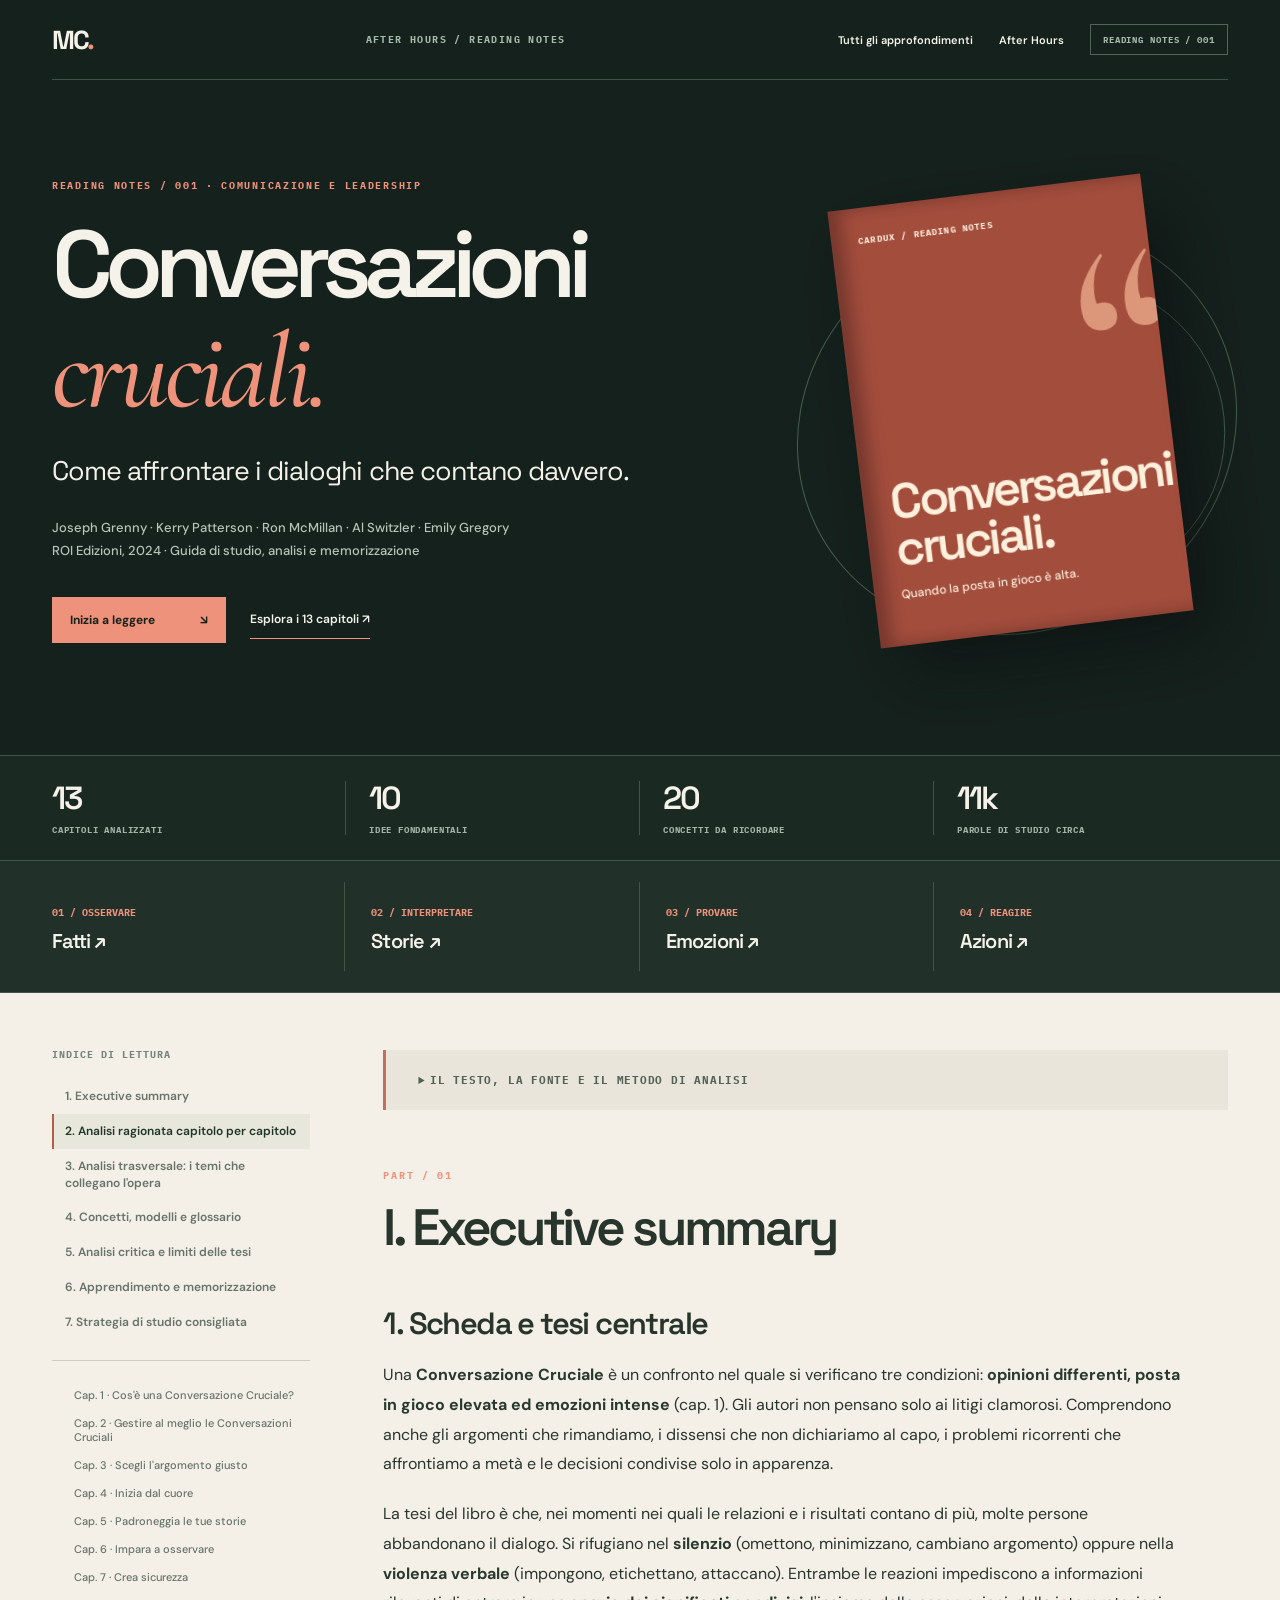
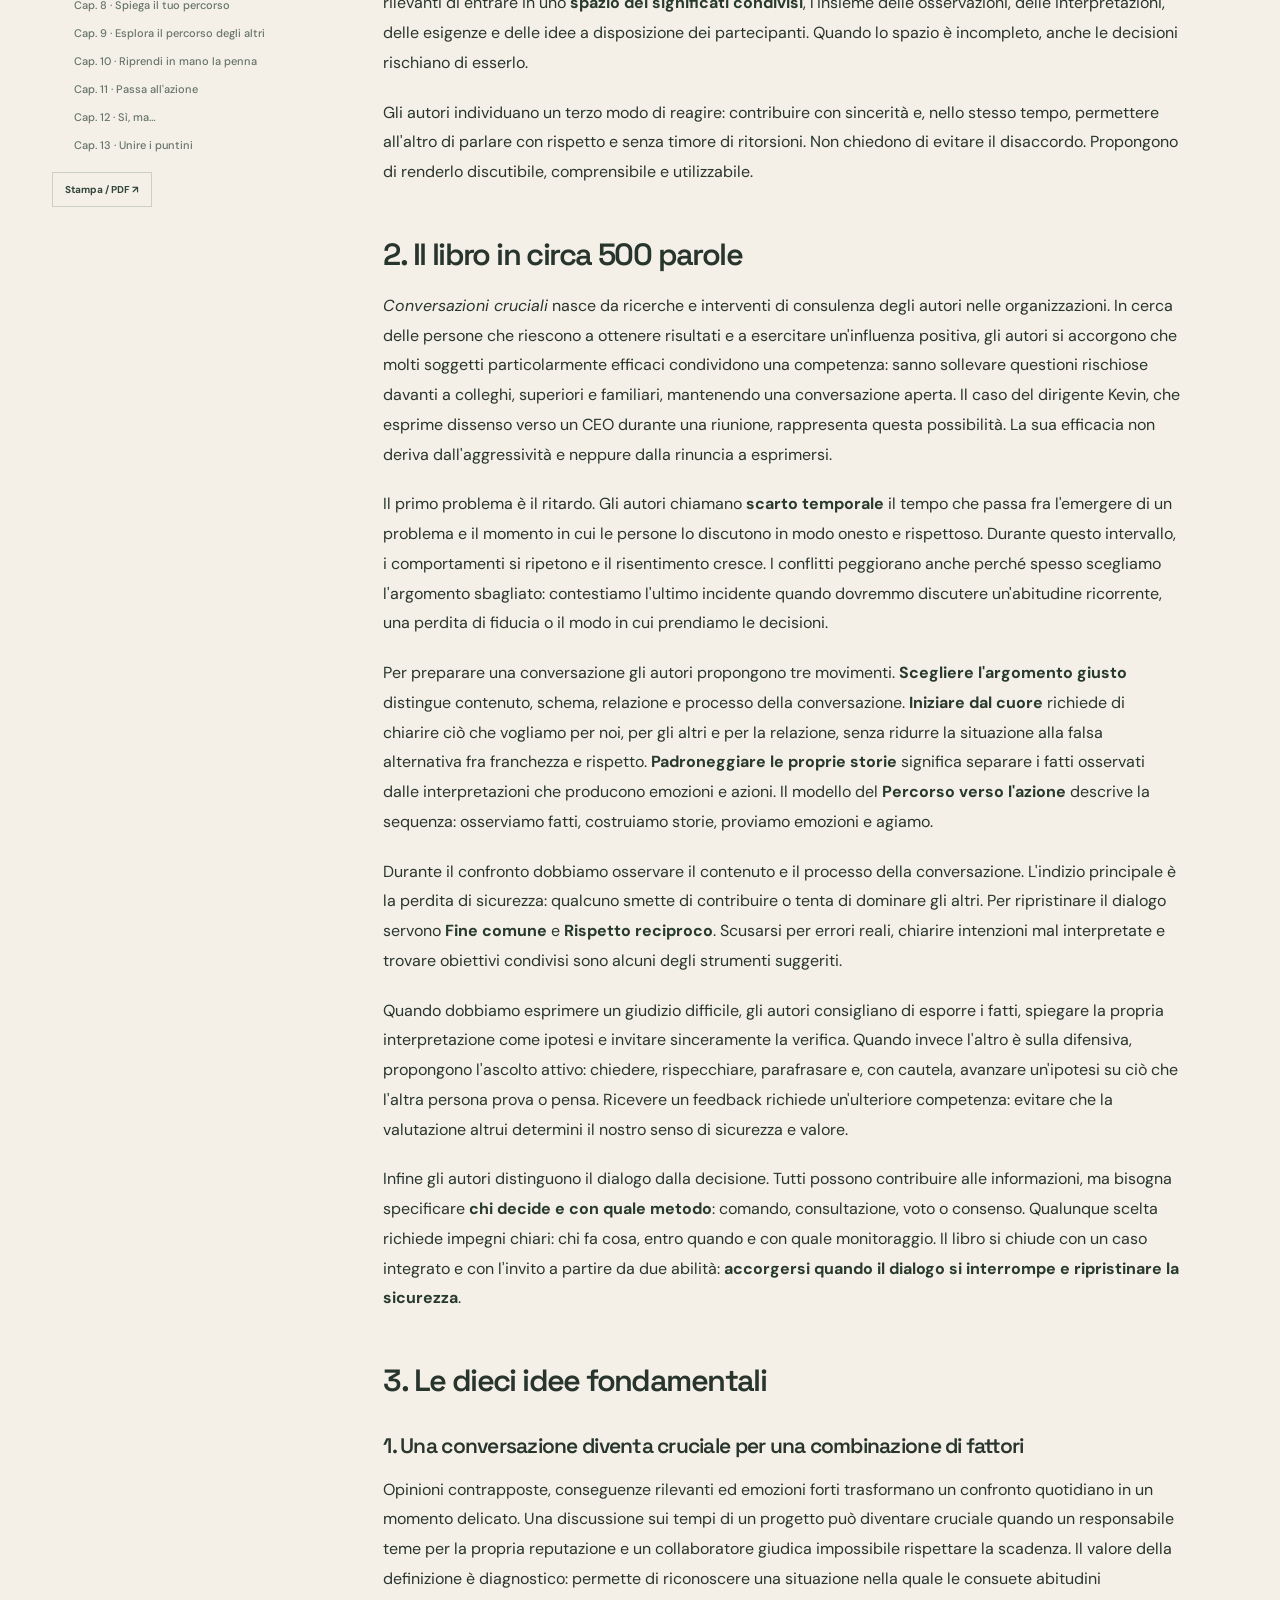
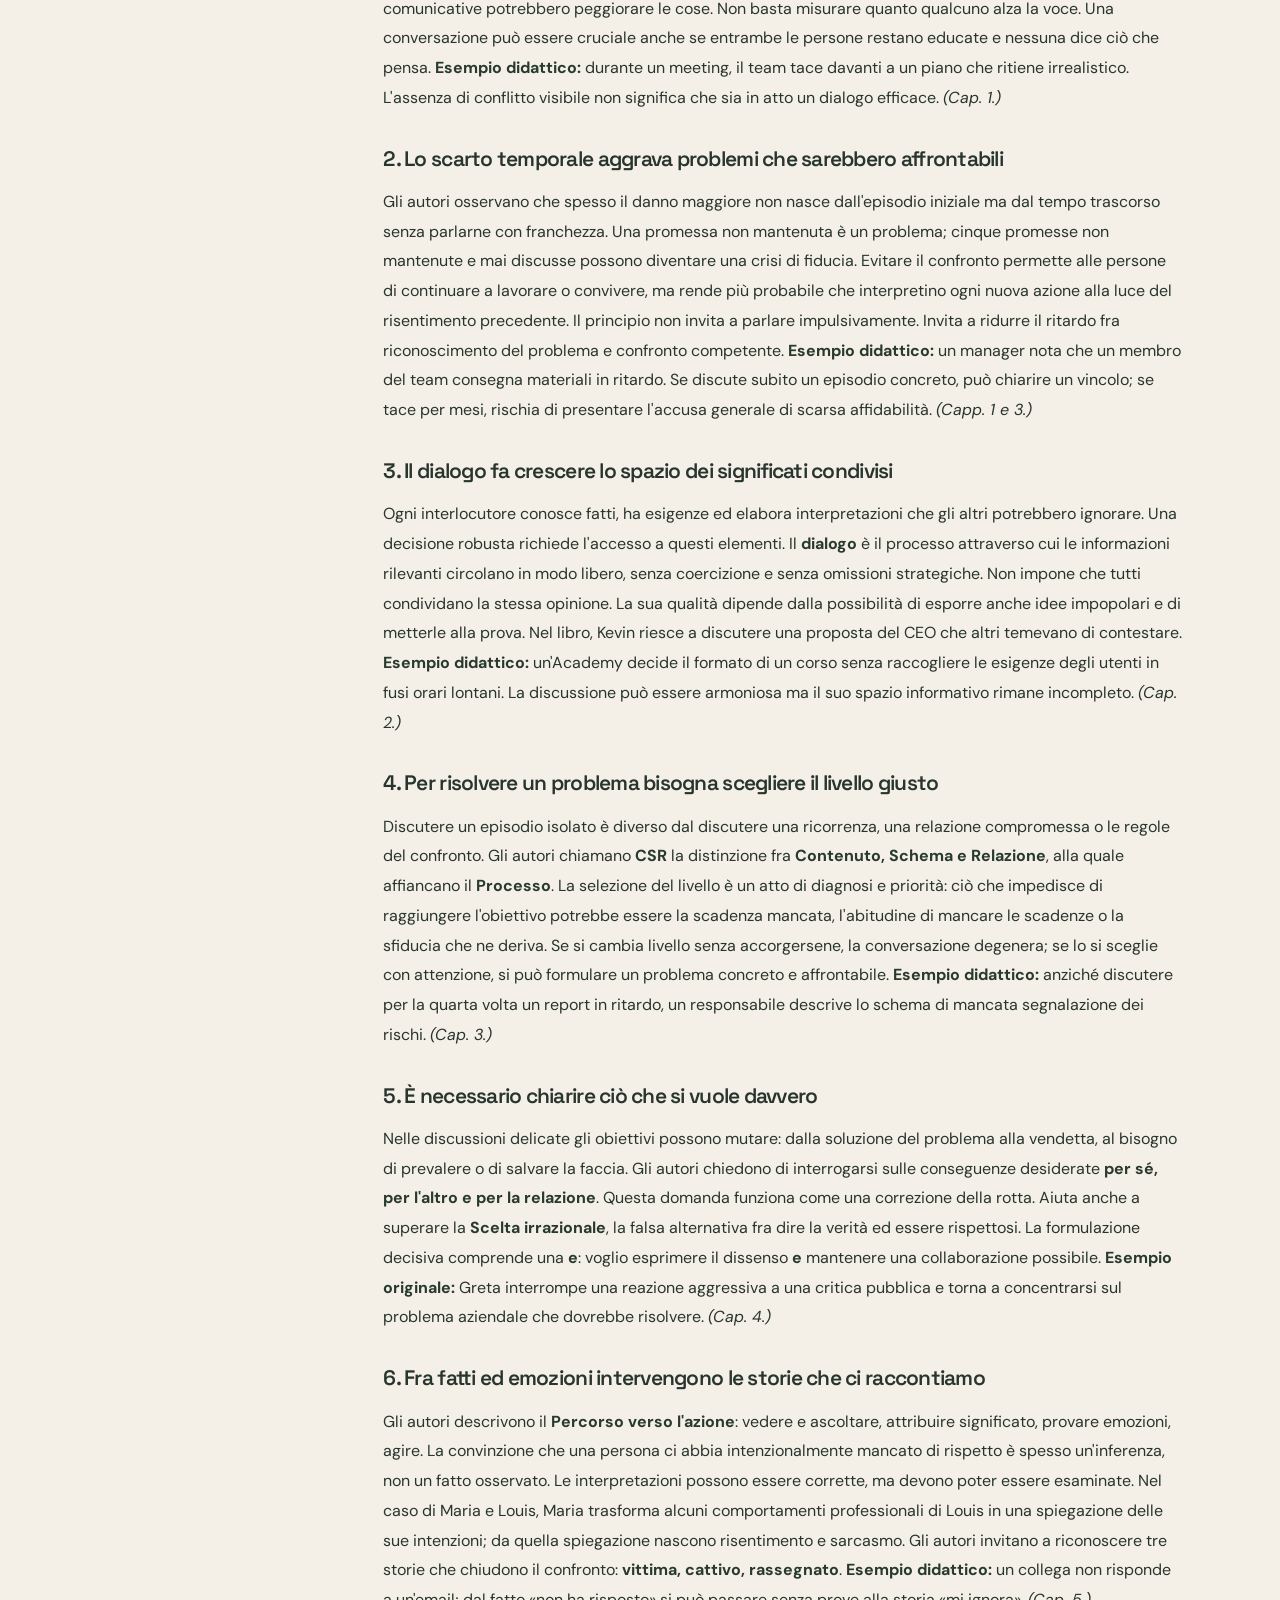
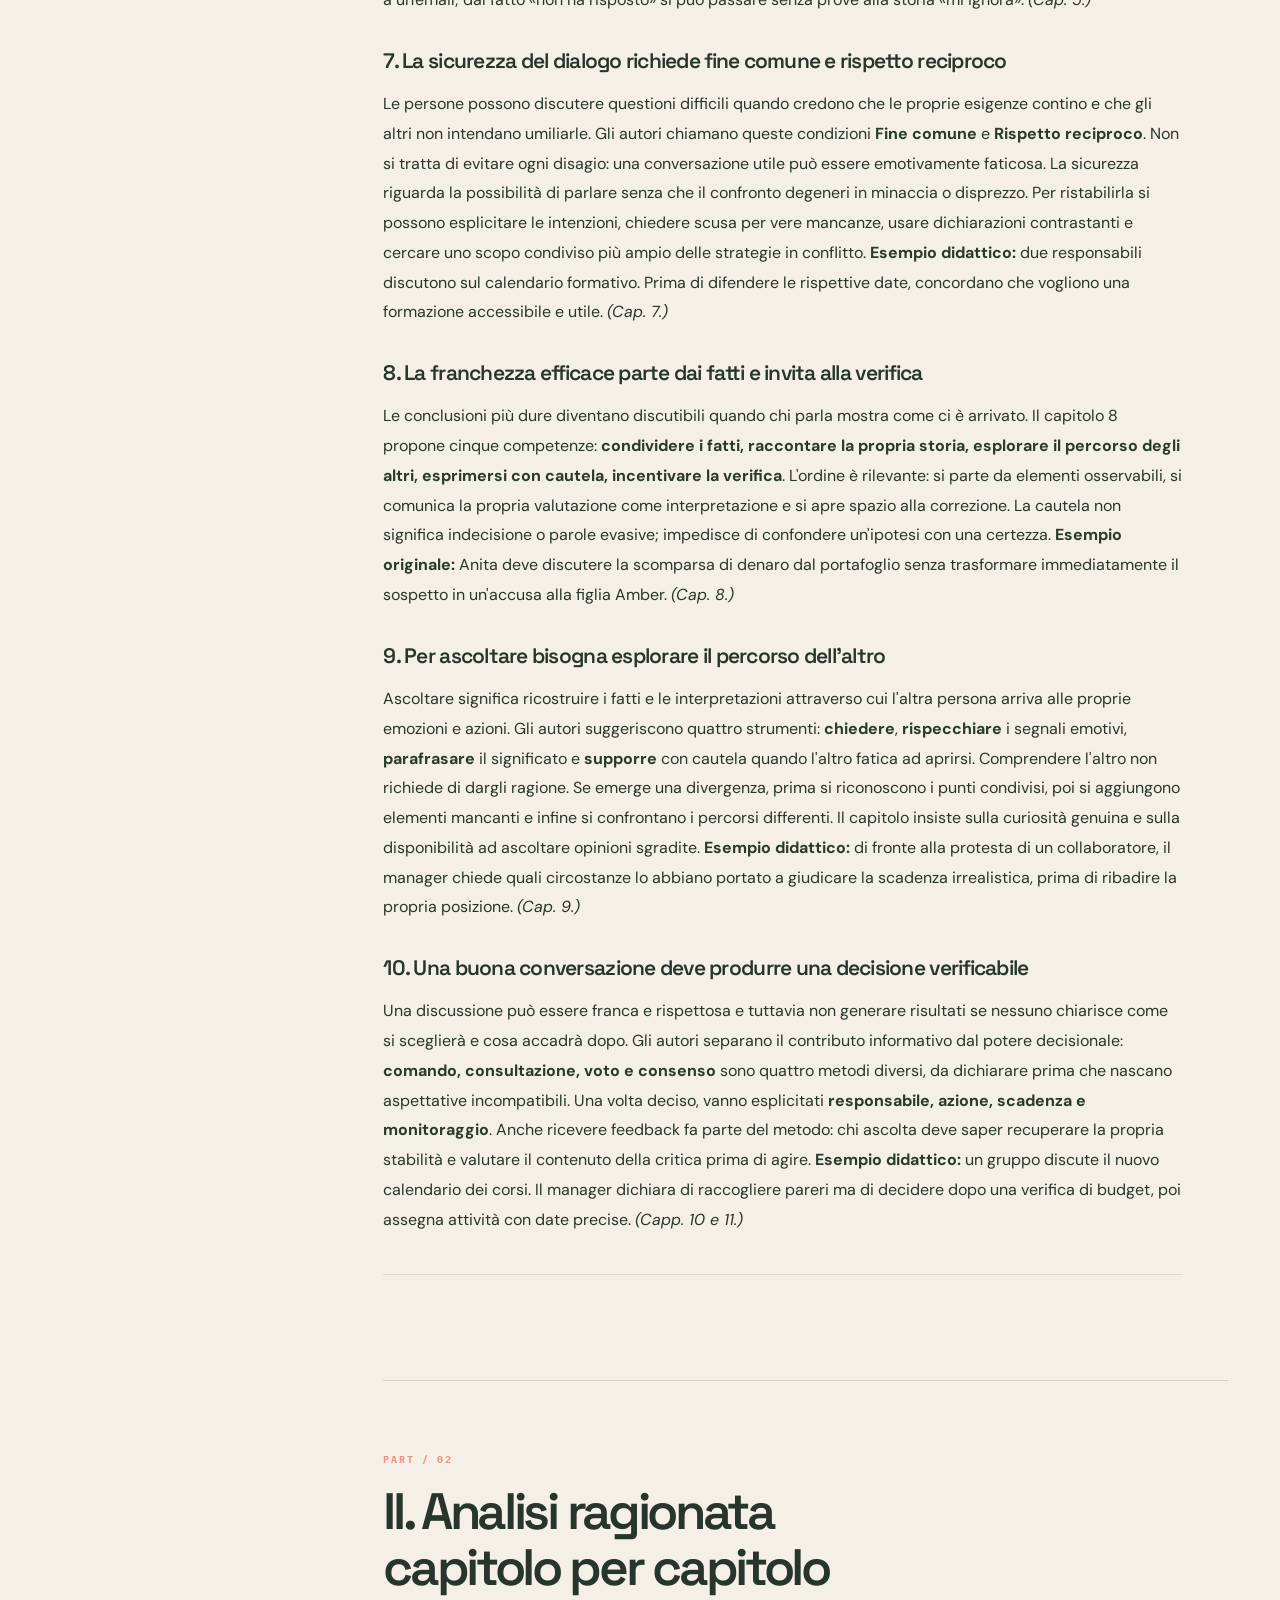
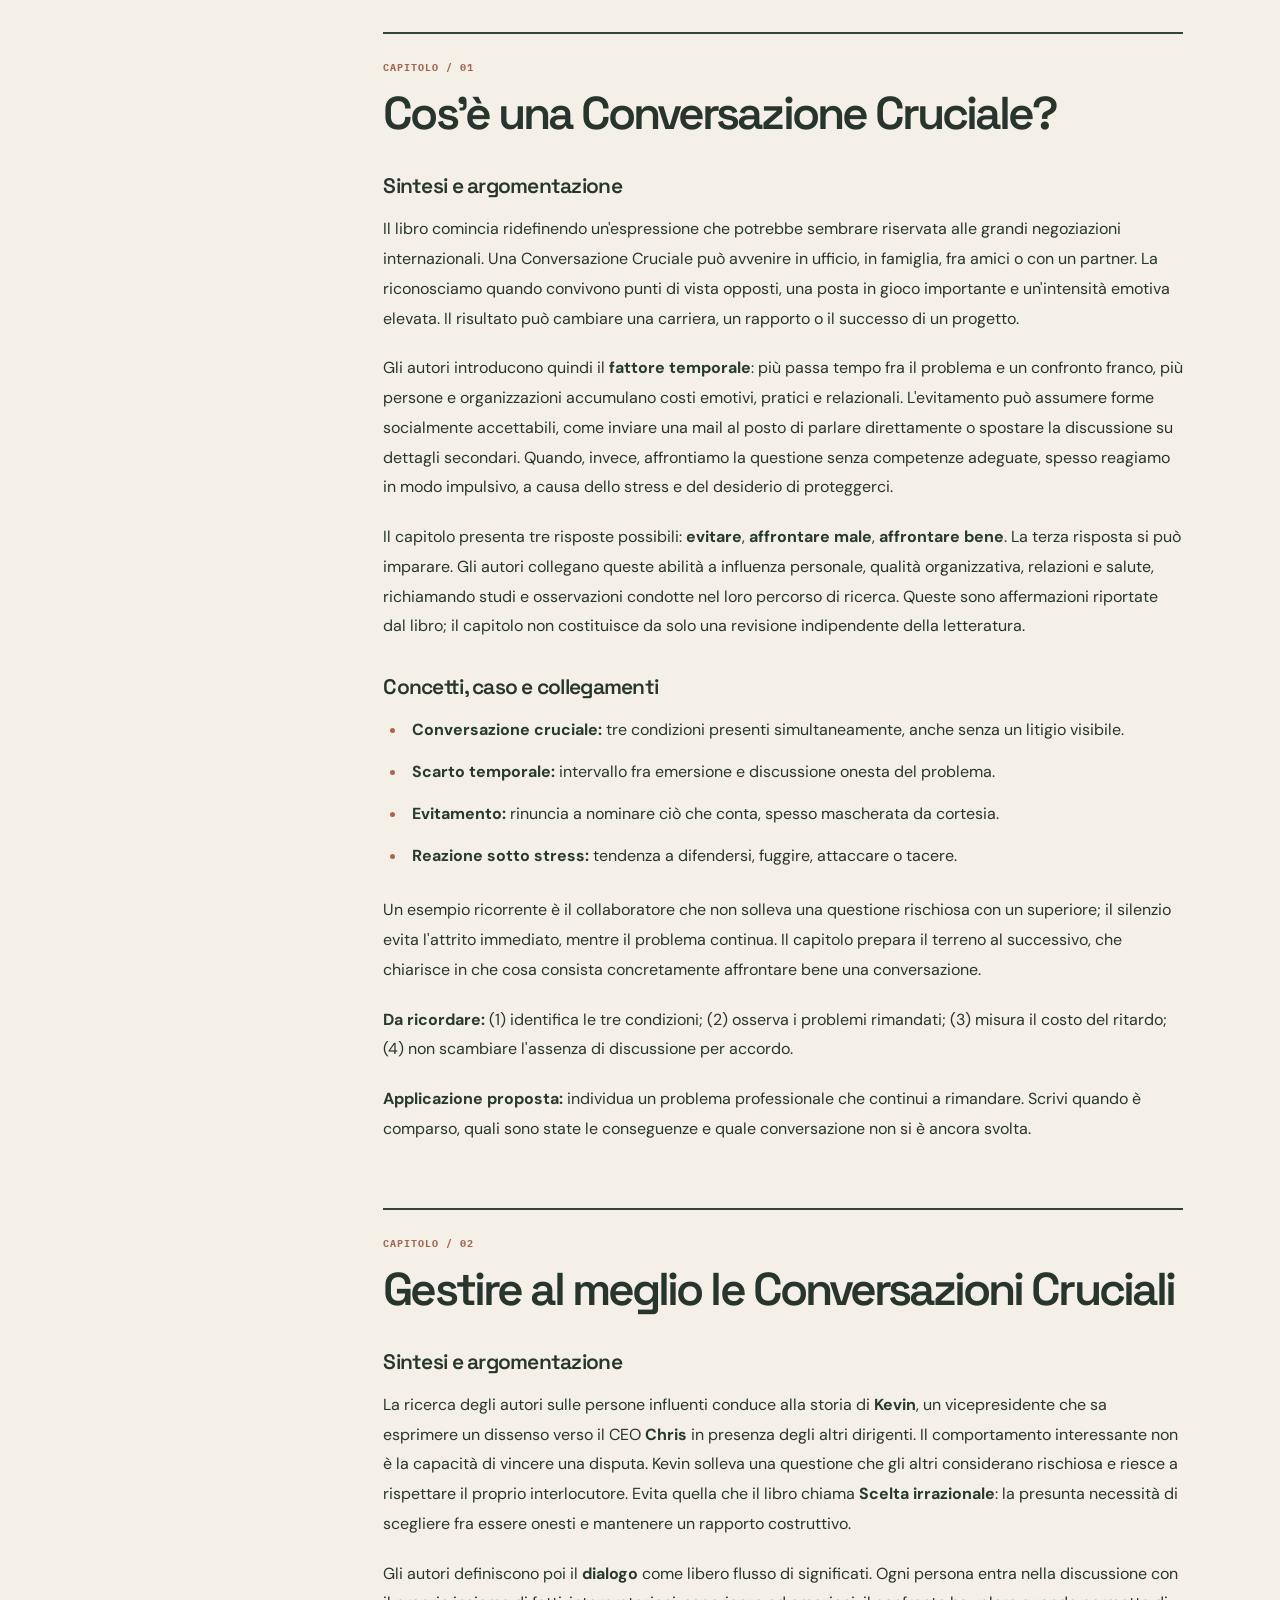
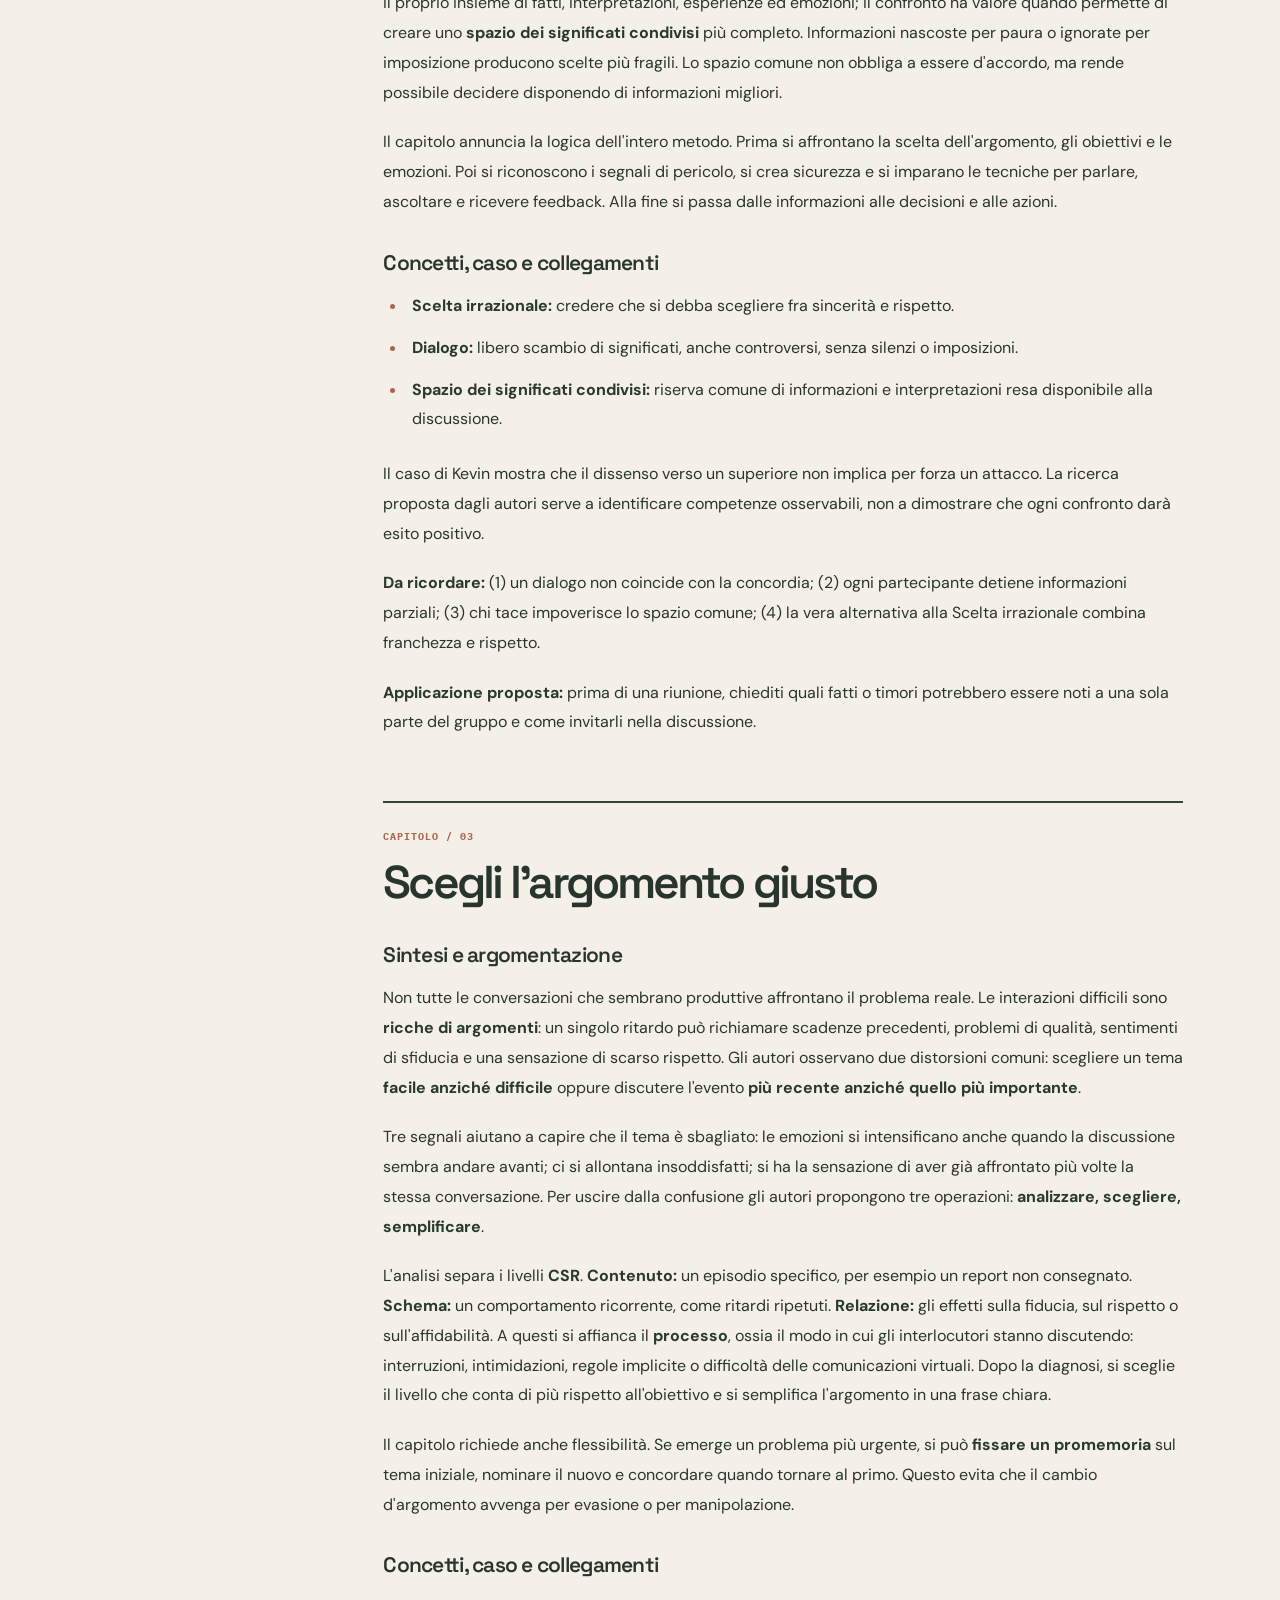
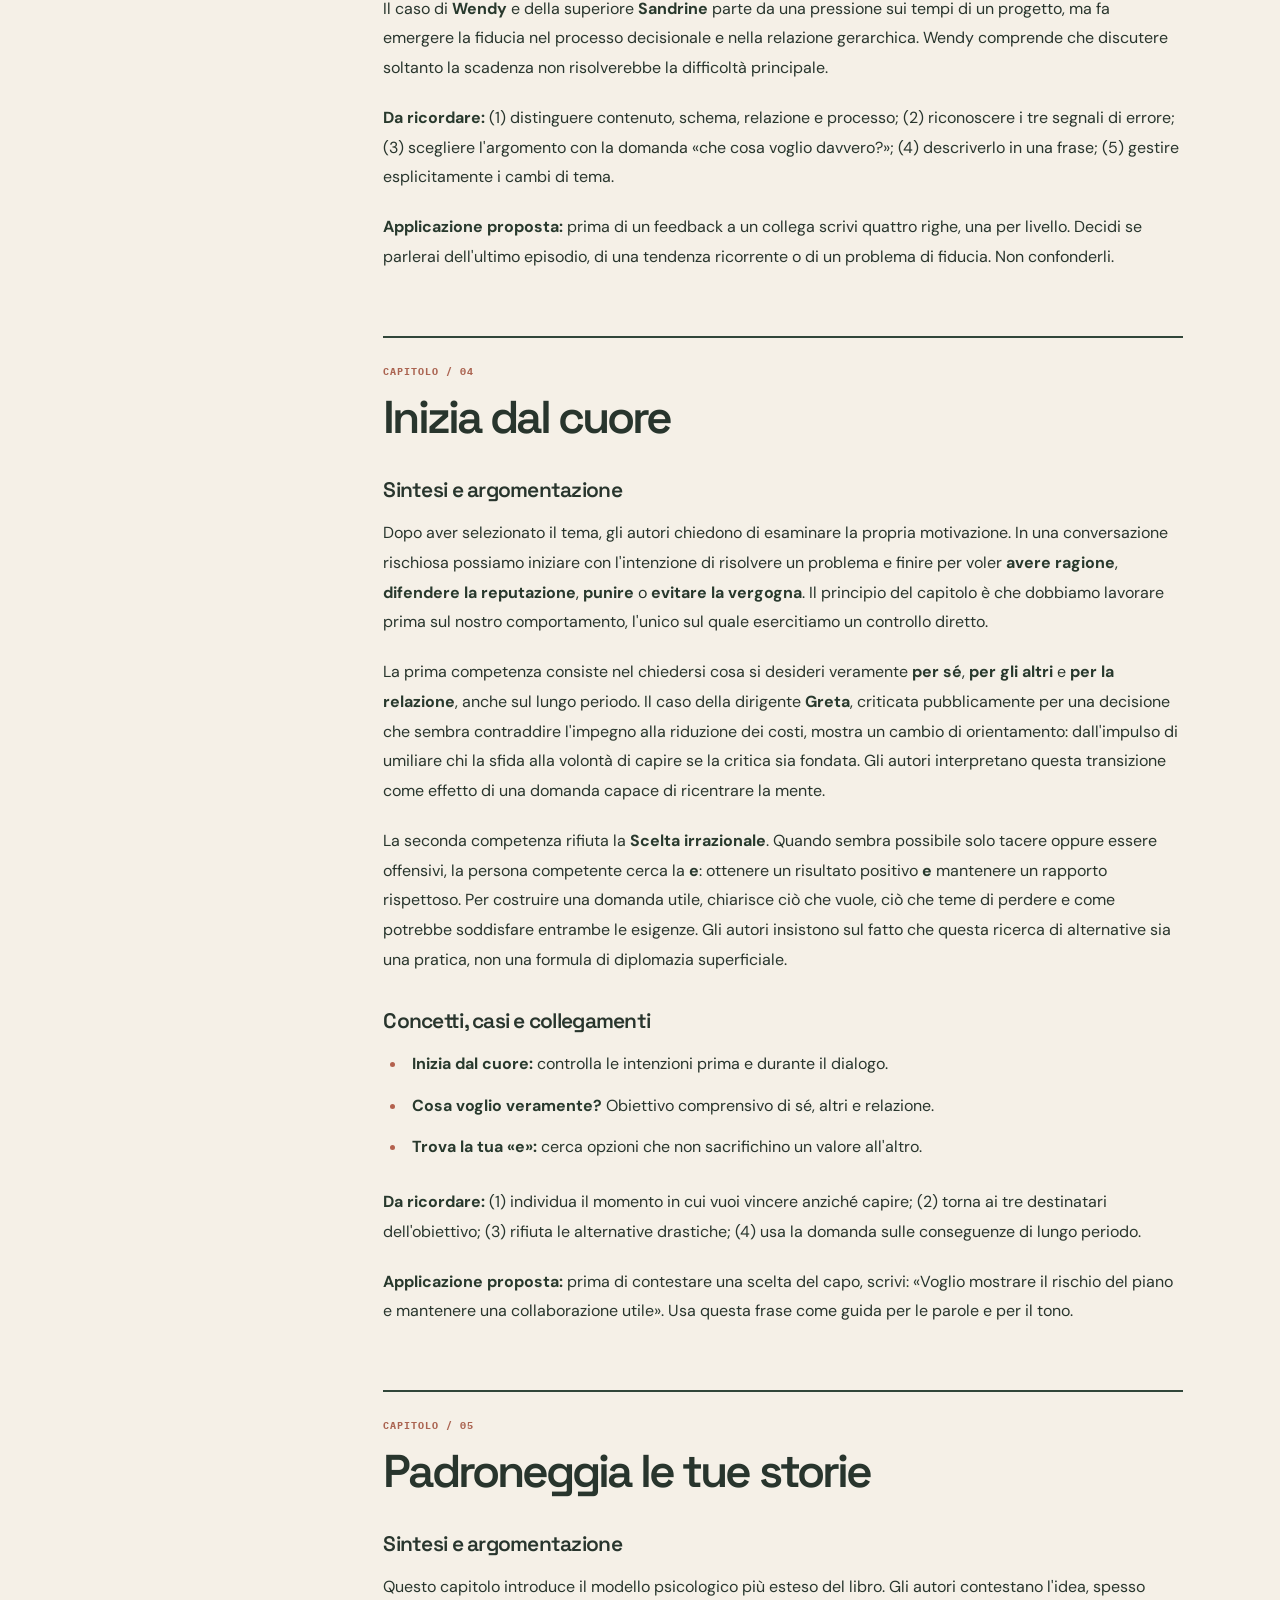
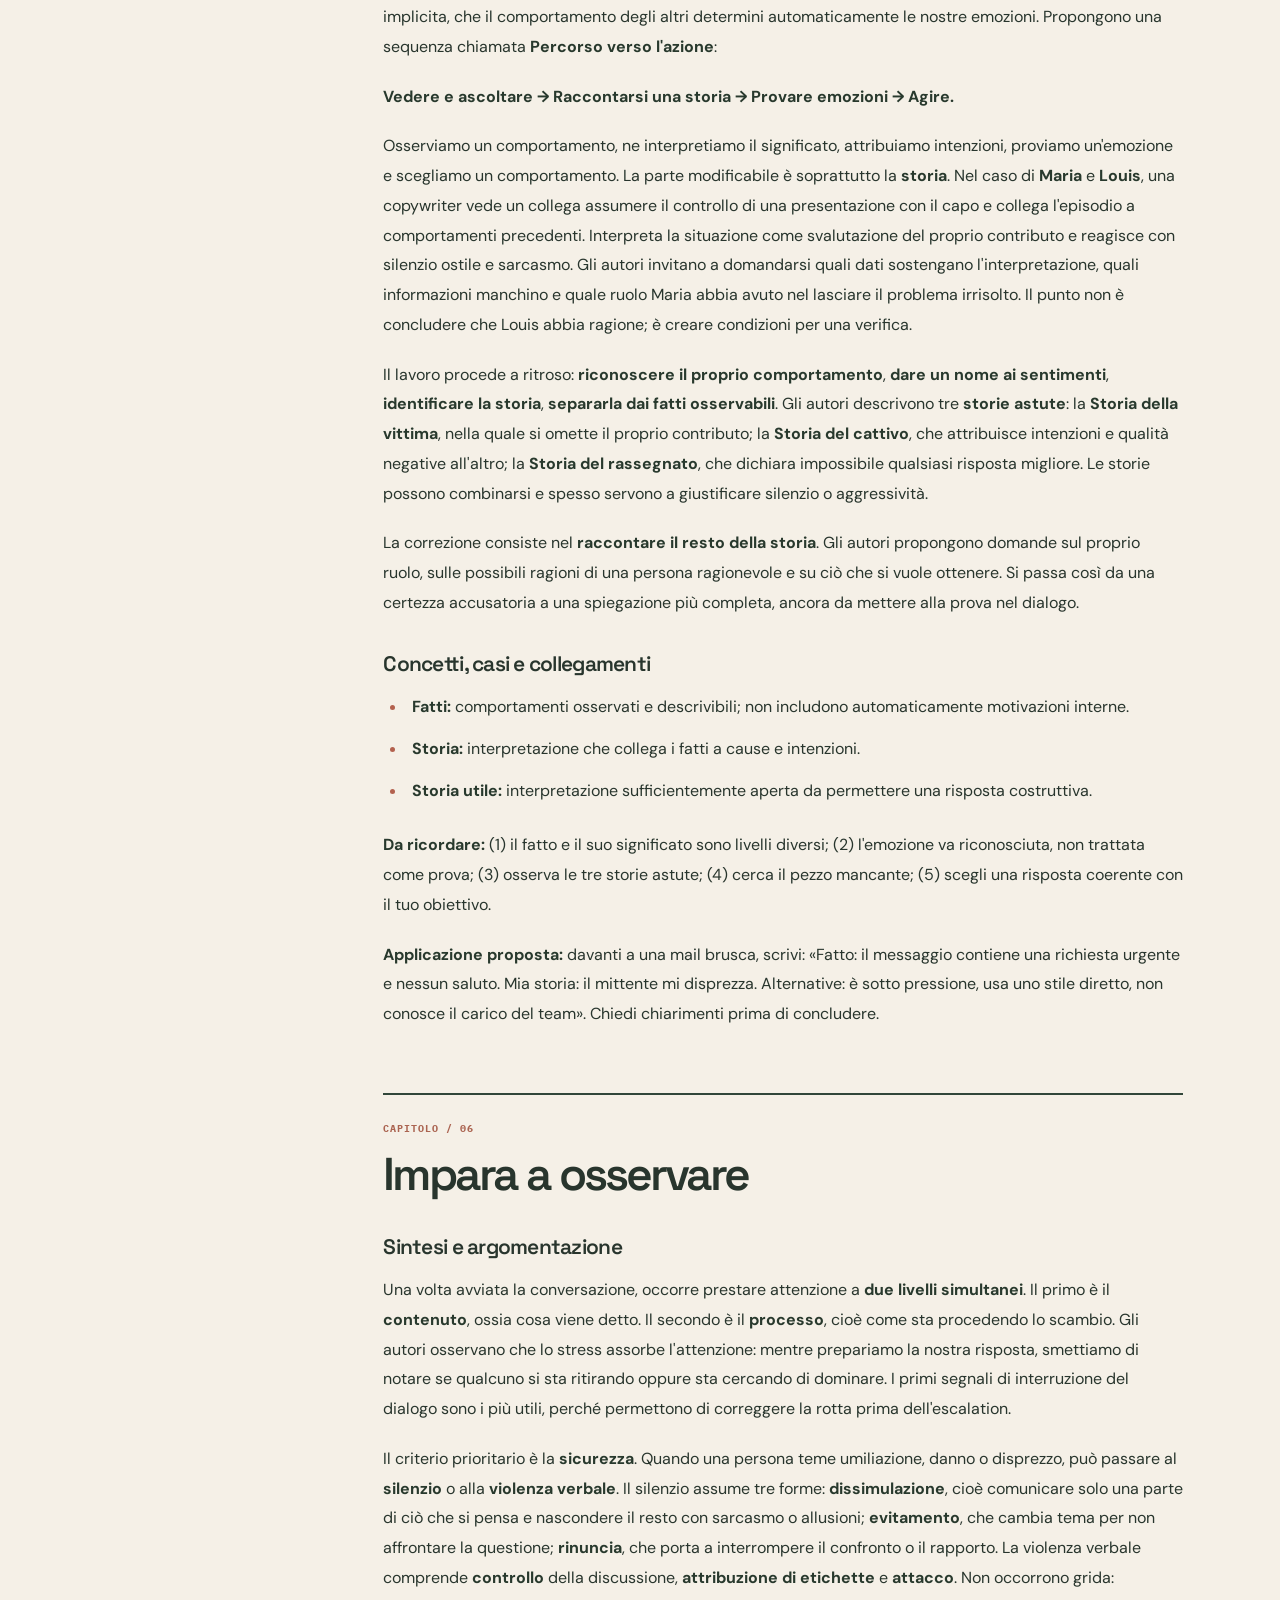
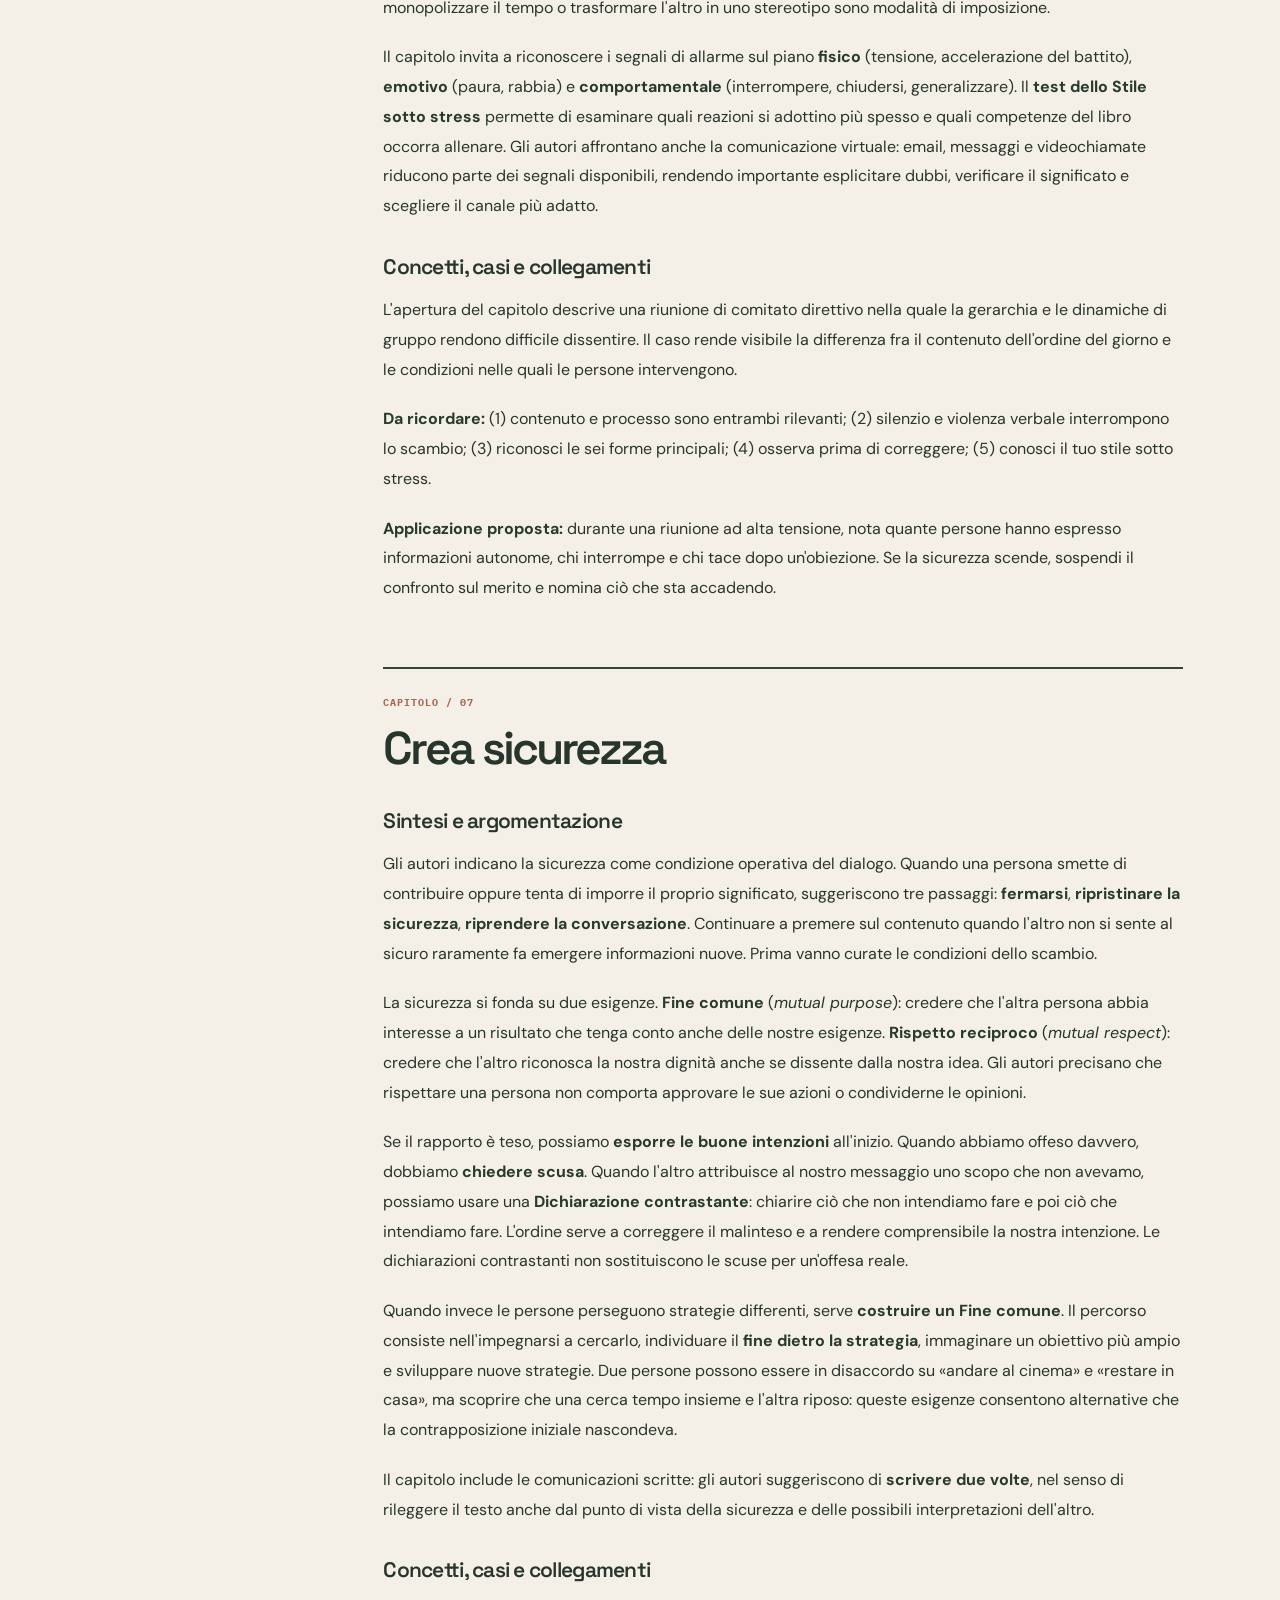
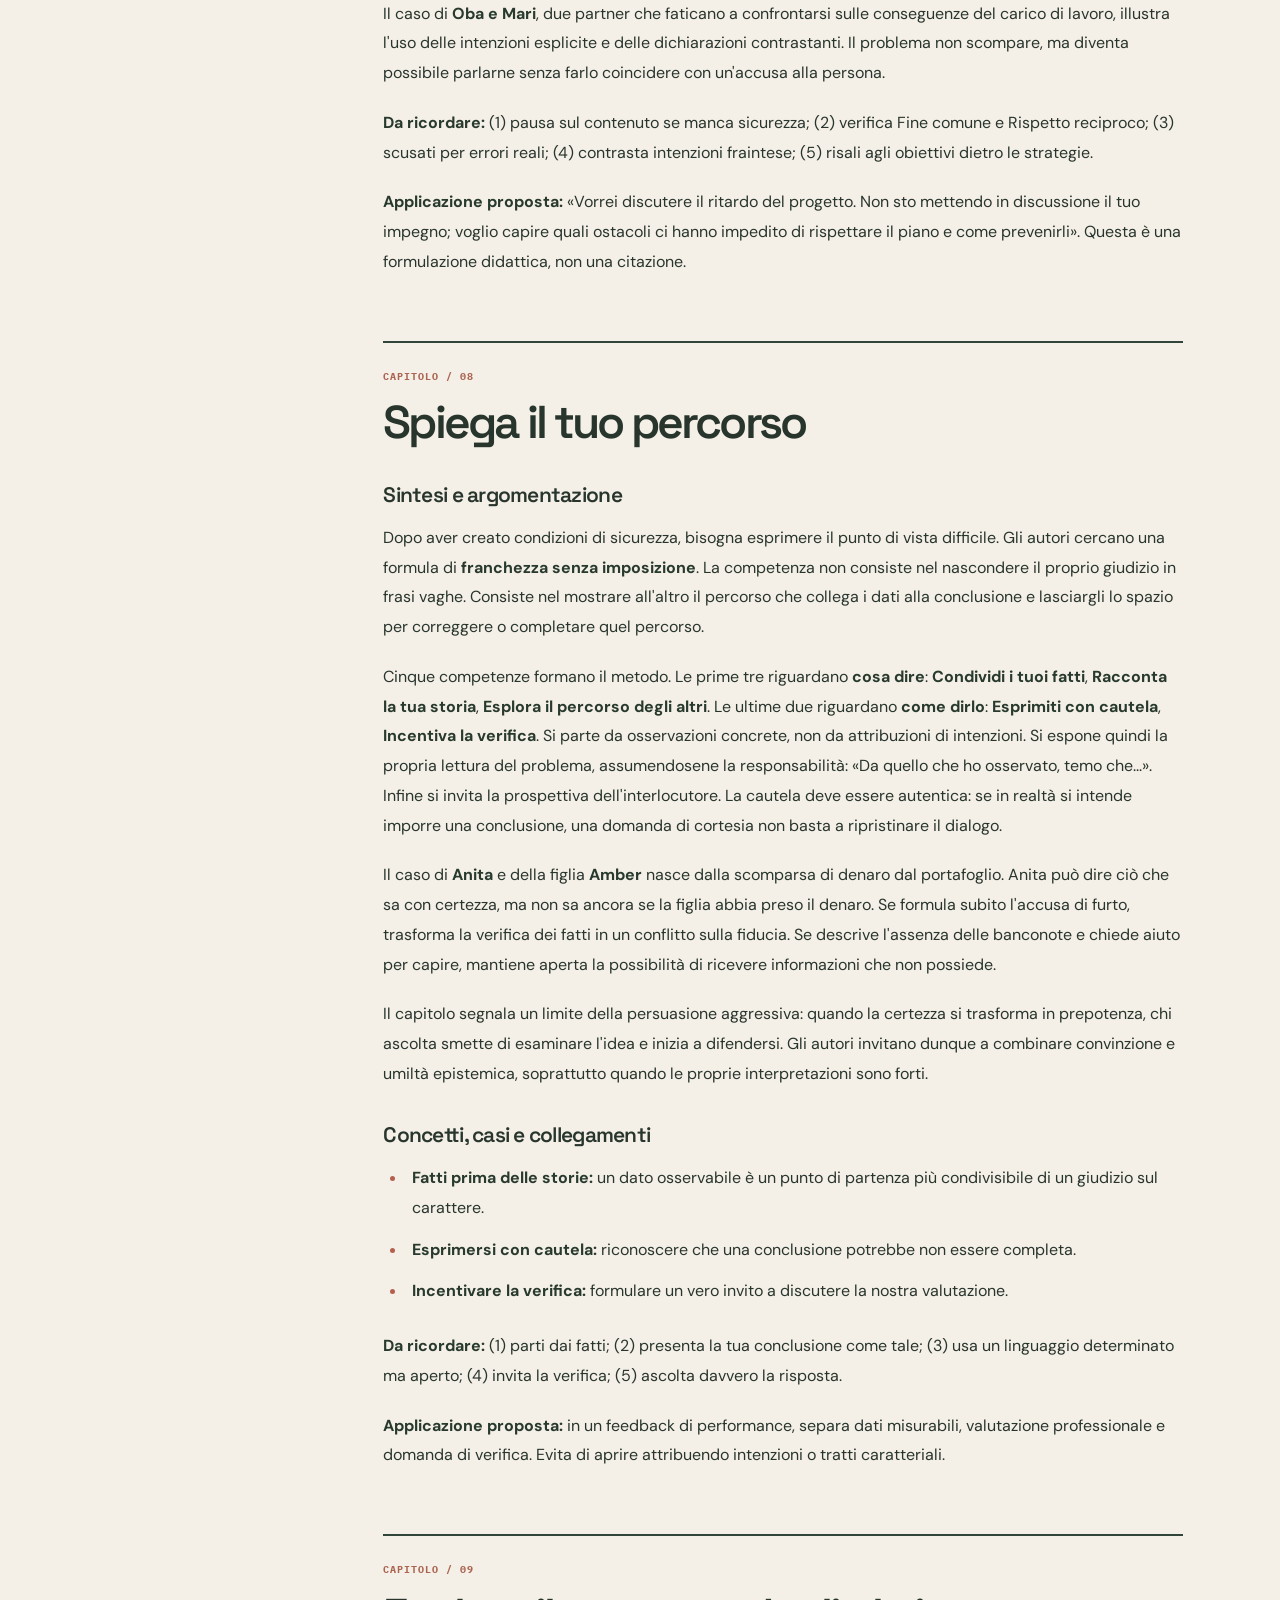
<file: insights/conversazioni-cruciali/index.html>
<!doctype html>
<html lang="it">
<head>
<meta charset="utf-8"><meta name="viewport" content="width=device-width,initial-scale=1">
<meta name="robots" content="index,follow"><link rel="canonical" href="https://hellocardux.github.io/books-library/insights/conversazioni-cruciali/"><meta name="theme-color" content="#15211d">
<meta name="description" content="Conversazioni cruciali: analisi integrale dei 13 capitoli, dieci idee fondamentali, modelli, valutazione critica e ripasso. Cardux Books, Reading Notes.">
<title>Conversazioni cruciali | Reading Notes · Cardux Books</title>
<link rel="icon" type="image/svg+xml" href="../../favicon.svg">
<link rel="preconnect" href="https://fonts.googleapis.com"><link rel="preconnect" href="https://fonts.gstatic.com" crossorigin>
<link href="https://fonts.googleapis.com/css2?family=Cormorant+Garamond:ital,wght@0,500;0,600;1,500;1,600&family=DM+Sans:wght@400;500;600;700&family=IBM+Plex+Mono:wght@400;500;600;700&family=Space+Grotesk:wght@400;500;600;700&display=swap" rel="stylesheet">
<link rel="stylesheet" href="../assets/article.css">
<script defer src="../assets/article.js"></script>
</head><body class="rb-page">
<div id="reading-progress" class="rb-progress" aria-hidden="true"></div>
<a href="#article" class="rb-pill" style="position:absolute;top:-100px;left:0" onfocus="this.style.top='3px'" onblur="this.style.top='-100px'">Vai al contenuto</a>
<header class="rb-nav rb-container"><a class="rb-brand" href="../../">MC<span>.</span></a><span class="rb-wordmark">AFTER HOURS / READING NOTES</span><nav class="rb-links" aria-label="Navigazione principale"><a href="../">Tutti gli approfondimenti</a><a class="hide-mobile" href="../../">After Hours</a><span class="rb-pill">READING NOTES / 001</span></nav></header>
<main>
<section class="rb-container rb-hero" aria-labelledby="article-title">
<div><div class="rb-eyebrow">READING NOTES / 001 · COMUNICAZIONE E LEADERSHIP</div><h1 id="article-title">Conversazioni <em>cruciali.</em></h1>
<p class="rb-deck">Come affrontare i dialoghi che contano davvero.</p>
<p class="rb-byline">Joseph Grenny · Kerry Patterson · Ron McMillan · Al Switzler · Emily Gregory<br>ROI Edizioni, 2024 · Guida di studio, analisi e memorizzazione</p>
<div class="rb-hero-actions"><a class="rb-cta" href="#panoramica">Inizia a leggere <span aria-hidden="true">↘</span></a><a class="rb-quiet" href="#capitoli">Esplora i 13 capitoli ↗</a></div></div>
<div class="rb-cover-wrap" aria-hidden="true"><div class="rb-cover"><small>CARDUX / READING NOTES</small><div class="cover-quotation">“</div><div><h2>Conversazioni<br>cruciali.</h2><p>Quando la posta in gioco è alta.</p></div></div></div>
</section>
<section class="rb-meta-band"><div class="rb-container rb-meta-grid">
<div class="rb-meta-item"><strong>13</strong><span>CAPITOLI ANALIZZATI</span></div>
<div class="rb-meta-item"><strong>10</strong><span>IDEE FONDAMENTALI</span></div>
<div class="rb-meta-item"><strong>20</strong><span>CONCETTI DA RICORDARE</span></div>
<div class="rb-meta-item"><strong>11k</strong><span>PAROLE DI STUDIO CIRCA</span></div>
</div></section>
<section class="rb-process"><div class="rb-container rb-process-grid" aria-label="Percorso verso l'azione">
<a href="#capitolo-5"><small>01 / OSSERVARE</small><strong>Fatti ↗</strong></a>
<a href="#capitolo-5"><small>02 / INTERPRETARE</small><strong>Storie ↗</strong></a>
<a href="#capitolo-5"><small>03 / PROVARE</small><strong>Emozioni ↗</strong></a>
<a href="#capitolo-5"><small>04 / REAGIRE</small><strong>Azioni ↗</strong></a>
</div></section>
<section class="reader-surface"><div class="rb-container reader-layout">
<aside class="reader-aside" aria-label="Indice della guida"><h2>INDICE DI LETTURA</h2><nav id="reader-toc" aria-label="Sezioni e capitoli"></nav><div class="toc-tools"><button id="print-note" type="button" aria-label="Stampa questa analisi">Stampa / PDF ↗</button></div></aside>
<div><details class="rb-mobile-toc"><summary>INDICE / VAI A UNA SEZIONE ▾</summary><nav id="mobile-nav" aria-label="Indice mobile"></nav></details>
<article class="reader-article" id="article">
<div class="reader-intro"><details><summary>Il testo, la fonte e il metodo di analisi</summary><div class="reading-prose"><h3 id="guida-di-studio-approfondita-delledizione-italiana-2024">Guida di studio approfondita dell&#39;edizione italiana 2024</h3>
<p><strong>Autori:</strong> Joseph Grenny, Kerry Patterson, Ron McMillan, Al Switzler, Emily Gregory <strong>Edizione consultata:</strong> ROI Edizioni, 2024, traduzione di Valentina Muccichini <strong>Sottotitolo:</strong> <em>Strumenti per dialogare meglio quando la posta in gioco è alta</em> <strong>Testo analizzato:</strong> edizione italiana del libro consultata, incluse prefazione italiana, prefazione, capitoli 1–13, introduzioni alle tre parti e conclusione. <strong>Genere:</strong> manuale di comunicazione interpersonale, leadership, gestione delle relazioni e dei conflitti.</p>
<blockquote><p><strong>Metodo di lettura della guida.</strong> Le ricostruzioni presentate come <em>tesi degli autori</em> si basano sul libro. Gli esempi con i nomi Kevin, Wendy, Maria e Louis, Greta, Anita e Amber, Oba e Mari, Sanj, Marlin e la sorella che discute dell&#39;eredità sono casi narrati nel libro e qui riassunti. Gli esempi ambientati in un&#39;Academy, in un team o in una rete dealer sono mie applicazioni didattiche, non episodi attribuiti agli autori. Le valutazioni critiche sono interpretazioni autonome, non verifiche bibliografiche esterne. I rimandi ai capitoli sostituiscono numeri di pagina, non stabili tra le diverse edizioni.</p></blockquote>
<hr class="section-rule"></div></details></div>
<section class="reading-section" id="panoramica"><header class="chapter-section-header"><span class="kicker">PART / 01</span><h2>I. Executive summary</h2></header><div class="reading-prose">
<h3 id="1-scheda-e-tesi-centrale">1. Scheda e tesi centrale</h3>
<p>Una <strong>Conversazione Cruciale</strong> è un confronto nel quale si verificano tre condizioni: <strong>opinioni differenti, posta in gioco elevata ed emozioni intense</strong> (cap. 1). Gli autori non pensano solo ai litigi clamorosi. Comprendono anche gli argomenti che rimandiamo, i dissensi che non dichiariamo al capo, i problemi ricorrenti che affrontiamo a metà e le decisioni condivise solo in apparenza.</p>
<p>La tesi del libro è che, nei momenti nei quali le relazioni e i risultati contano di più, molte persone abbandonano il dialogo. Si rifugiano nel <strong>silenzio</strong> (omettono, minimizzano, cambiano argomento) oppure nella <strong>violenza verbale</strong> (impongono, etichettano, attaccano). Entrambe le reazioni impediscono a informazioni rilevanti di entrare in uno <strong>spazio dei significati condivisi</strong>, l&#39;insieme delle osservazioni, delle interpretazioni, delle esigenze e delle idee a disposizione dei partecipanti. Quando lo spazio è incompleto, anche le decisioni rischiano di esserlo.</p>
<p>Gli autori individuano un terzo modo di reagire: contribuire con sincerità e, nello stesso tempo, permettere all&#39;altro di parlare con rispetto e senza timore di ritorsioni. Non chiedono di evitare il disaccordo. Propongono di renderlo discutibile, comprensibile e utilizzabile.</p>
<h3 id="2-il-libro-in-circa-500-parole">2. Il libro in circa 500 parole</h3>
<p><em>Conversazioni cruciali</em> nasce da ricerche e interventi di consulenza degli autori nelle organizzazioni. In cerca delle persone che riescono a ottenere risultati e a esercitare un&#39;influenza positiva, gli autori si accorgono che molti soggetti particolarmente efficaci condividono una competenza: sanno sollevare questioni rischiose davanti a colleghi, superiori e familiari, mantenendo una conversazione aperta. Il caso del dirigente Kevin, che esprime dissenso verso un CEO durante una riunione, rappresenta questa possibilità. La sua efficacia non deriva dall&#39;aggressività e neppure dalla rinuncia a esprimersi.</p>
<p>Il primo problema è il ritardo. Gli autori chiamano <strong>scarto temporale</strong> il tempo che passa fra l&#39;emergere di un problema e il momento in cui le persone lo discutono in modo onesto e rispettoso. Durante questo intervallo, i comportamenti si ripetono e il risentimento cresce. I conflitti peggiorano anche perché spesso scegliamo l&#39;argomento sbagliato: contestiamo l&#39;ultimo incidente quando dovremmo discutere un&#39;abitudine ricorrente, una perdita di fiducia o il modo in cui prendiamo le decisioni.</p>
<p>Per preparare una conversazione gli autori propongono tre movimenti. <strong>Scegliere l&#39;argomento giusto</strong> distingue contenuto, schema, relazione e processo della conversazione. <strong>Iniziare dal cuore</strong> richiede di chiarire ciò che vogliamo per noi, per gli altri e per la relazione, senza ridurre la situazione alla falsa alternativa fra franchezza e rispetto. <strong>Padroneggiare le proprie storie</strong> significa separare i fatti osservati dalle interpretazioni che producono emozioni e azioni. Il modello del <strong>Percorso verso l&#39;azione</strong> descrive la sequenza: osserviamo fatti, costruiamo storie, proviamo emozioni e agiamo.</p>
<p>Durante il confronto dobbiamo osservare il contenuto e il processo della conversazione. L&#39;indizio principale è la perdita di sicurezza: qualcuno smette di contribuire o tenta di dominare gli altri. Per ripristinare il dialogo servono <strong>Fine comune</strong> e <strong>Rispetto reciproco</strong>. Scusarsi per errori reali, chiarire intenzioni mal interpretate e trovare obiettivi condivisi sono alcuni degli strumenti suggeriti.</p>
<p>Quando dobbiamo esprimere un giudizio difficile, gli autori consigliano di esporre i fatti, spiegare la propria interpretazione come ipotesi e invitare sinceramente la verifica. Quando invece l&#39;altro è sulla difensiva, propongono l&#39;ascolto attivo: chiedere, rispecchiare, parafrasare e, con cautela, avanzare un&#39;ipotesi su ciò che l&#39;altra persona prova o pensa. Ricevere un feedback richiede un&#39;ulteriore competenza: evitare che la valutazione altrui determini il nostro senso di sicurezza e valore.</p>
<p>Infine gli autori distinguono il dialogo dalla decisione. Tutti possono contribuire alle informazioni, ma bisogna specificare <strong>chi decide e con quale metodo</strong>: comando, consultazione, voto o consenso. Qualunque scelta richiede impegni chiari: chi fa cosa, entro quando e con quale monitoraggio. Il libro si chiude con un caso integrato e con l&#39;invito a partire da due abilità: <strong>accorgersi quando il dialogo si interrompe e ripristinare la sicurezza</strong>.</p>
<h3 id="3-le-dieci-idee-fondamentali">3. Le dieci idee fondamentali</h3>
<h4 id="1-una-conversazione-diventa-cruciale-per-una-combinazione-di-fattori">1. Una conversazione diventa cruciale per una combinazione di fattori</h4>
<p>Opinioni contrapposte, conseguenze rilevanti ed emozioni forti trasformano un confronto quotidiano in un momento delicato. Una discussione sui tempi di un progetto può diventare cruciale quando un responsabile teme per la propria reputazione e un collaboratore giudica impossibile rispettare la scadenza. Il valore della definizione è diagnostico: permette di riconoscere una situazione nella quale le consuete abitudini comunicative potrebbero peggiorare le cose. Non basta misurare quanto qualcuno alza la voce. Una conversazione può essere cruciale anche se entrambe le persone restano educate e nessuna dice ciò che pensa. <strong>Esempio didattico:</strong> durante un meeting, il team tace davanti a un piano che ritiene irrealistico. L&#39;assenza di conflitto visibile non significa che sia in atto un dialogo efficace. <em>(Cap. 1.)</em></p>
<h4 id="2-lo-scarto-temporale-aggrava-problemi-che-sarebbero-affrontabili">2. Lo scarto temporale aggrava problemi che sarebbero affrontabili</h4>
<p>Gli autori osservano che spesso il danno maggiore non nasce dall&#39;episodio iniziale ma dal tempo trascorso senza parlarne con franchezza. Una promessa non mantenuta è un problema; cinque promesse non mantenute e mai discusse possono diventare una crisi di fiducia. Evitare il confronto permette alle persone di continuare a lavorare o convivere, ma rende più probabile che interpretino ogni nuova azione alla luce del risentimento precedente. Il principio non invita a parlare impulsivamente. Invita a ridurre il ritardo fra riconoscimento del problema e confronto competente. <strong>Esempio didattico:</strong> un manager nota che un membro del team consegna materiali in ritardo. Se discute subito un episodio concreto, può chiarire un vincolo; se tace per mesi, rischia di presentare l&#39;accusa generale di scarsa affidabilità. <em>(Capp. 1 e 3.)</em></p>
<h4 id="3-il-dialogo-fa-crescere-lo-spazio-dei-significati-condivisi">3. Il dialogo fa crescere lo spazio dei significati condivisi</h4>
<p>Ogni interlocutore conosce fatti, ha esigenze ed elabora interpretazioni che gli altri potrebbero ignorare. Una decisione robusta richiede l&#39;accesso a questi elementi. Il <strong>dialogo</strong> è il processo attraverso cui le informazioni rilevanti circolano in modo libero, senza coercizione e senza omissioni strategiche. Non impone che tutti condividano la stessa opinione. La sua qualità dipende dalla possibilità di esporre anche idee impopolari e di metterle alla prova. Nel libro, Kevin riesce a discutere una proposta del CEO che altri temevano di contestare. <strong>Esempio didattico:</strong> un&#39;Academy decide il formato di un corso senza raccogliere le esigenze degli utenti in fusi orari lontani. La discussione può essere armoniosa ma il suo spazio informativo rimane incompleto. <em>(Cap. 2.)</em></p>
<h4 id="4-per-risolvere-un-problema-bisogna-scegliere-il-livello-giusto">4. Per risolvere un problema bisogna scegliere il livello giusto</h4>
<p>Discutere un episodio isolato è diverso dal discutere una ricorrenza, una relazione compromessa o le regole del confronto. Gli autori chiamano <strong>CSR</strong> la distinzione fra <strong>Contenuto, Schema e Relazione</strong>, alla quale affiancano il <strong>Processo</strong>. La selezione del livello è un atto di diagnosi e priorità: ciò che impedisce di raggiungere l&#39;obiettivo potrebbe essere la scadenza mancata, l&#39;abitudine di mancare le scadenze o la sfiducia che ne deriva. Se si cambia livello senza accorgersene, la conversazione degenera; se lo si sceglie con attenzione, si può formulare un problema concreto e affrontabile. <strong>Esempio didattico:</strong> anziché discutere per la quarta volta un report in ritardo, un responsabile descrive lo schema di mancata segnalazione dei rischi. <em>(Cap. 3.)</em></p>
<h4 id="5-e-necessario-chiarire-cio-che-si-vuole-davvero">5. È necessario chiarire ciò che si vuole davvero</h4>
<p>Nelle discussioni delicate gli obiettivi possono mutare: dalla soluzione del problema alla vendetta, al bisogno di prevalere o di salvare la faccia. Gli autori chiedono di interrogarsi sulle conseguenze desiderate <strong>per sé, per l&#39;altro e per la relazione</strong>. Questa domanda funziona come una correzione della rotta. Aiuta anche a superare la <strong>Scelta irrazionale</strong>, la falsa alternativa fra dire la verità ed essere rispettosi. La formulazione decisiva comprende una <strong>e</strong>: voglio esprimere il dissenso <strong>e</strong> mantenere una collaborazione possibile. <strong>Esempio originale:</strong> Greta interrompe una reazione aggressiva a una critica pubblica e torna a concentrarsi sul problema aziendale che dovrebbe risolvere. <em>(Cap. 4.)</em></p>
<h4 id="6-fra-fatti-ed-emozioni-intervengono-le-storie-che-ci-raccontiamo">6. Fra fatti ed emozioni intervengono le storie che ci raccontiamo</h4>
<p>Gli autori descrivono il <strong>Percorso verso l&#39;azione</strong>: vedere e ascoltare, attribuire significato, provare emozioni, agire. La convinzione che una persona ci abbia intenzionalmente mancato di rispetto è spesso un&#39;inferenza, non un fatto osservato. Le interpretazioni possono essere corrette, ma devono poter essere esaminate. Nel caso di Maria e Louis, Maria trasforma alcuni comportamenti professionali di Louis in una spiegazione delle sue intenzioni; da quella spiegazione nascono risentimento e sarcasmo. Gli autori invitano a riconoscere tre storie che chiudono il confronto: <strong>vittima, cattivo, rassegnato</strong>. <strong>Esempio didattico:</strong> un collega non risponde a un&#39;email; dal fatto «non ha risposto» si può passare senza prove alla storia «mi ignora». <em>(Cap. 5.)</em></p>
<h4 id="7-la-sicurezza-del-dialogo-richiede-fine-comune-e-rispetto-reciproco">7. La sicurezza del dialogo richiede fine comune e rispetto reciproco</h4>
<p>Le persone possono discutere questioni difficili quando credono che le proprie esigenze contino e che gli altri non intendano umiliarle. Gli autori chiamano queste condizioni <strong>Fine comune</strong> e <strong>Rispetto reciproco</strong>. Non si tratta di evitare ogni disagio: una conversazione utile può essere emotivamente faticosa. La sicurezza riguarda la possibilità di parlare senza che il confronto degeneri in minaccia o disprezzo. Per ristabilirla si possono esplicitare le intenzioni, chiedere scusa per vere mancanze, usare dichiarazioni contrastanti e cercare uno scopo condiviso più ampio delle strategie in conflitto. <strong>Esempio didattico:</strong> due responsabili discutono sul calendario formativo. Prima di difendere le rispettive date, concordano che vogliono una formazione accessibile e utile. <em>(Cap. 7.)</em></p>
<h4 id="8-la-franchezza-efficace-parte-dai-fatti-e-invita-alla-verifica">8. La franchezza efficace parte dai fatti e invita alla verifica</h4>
<p>Le conclusioni più dure diventano discutibili quando chi parla mostra come ci è arrivato. Il capitolo 8 propone cinque competenze: <strong>condividere i fatti, raccontare la propria storia, esplorare il percorso degli altri, esprimersi con cautela, incentivare la verifica</strong>. L&#39;ordine è rilevante: si parte da elementi osservabili, si comunica la propria valutazione come interpretazione e si apre spazio alla correzione. La cautela non significa indecisione o parole evasive; impedisce di confondere un&#39;ipotesi con una certezza. <strong>Esempio originale:</strong> Anita deve discutere la scomparsa di denaro dal portafoglio senza trasformare immediatamente il sospetto in un&#39;accusa alla figlia Amber. <em>(Cap. 8.)</em></p>
<h4 id="9-per-ascoltare-bisogna-esplorare-il-percorso-dellaltro">9. Per ascoltare bisogna esplorare il percorso dell&#39;altro</h4>
<p>Ascoltare significa ricostruire i fatti e le interpretazioni attraverso cui l&#39;altra persona arriva alle proprie emozioni e azioni. Gli autori suggeriscono quattro strumenti: <strong>chiedere</strong>, <strong>rispecchiare</strong> i segnali emotivi, <strong>parafrasare</strong> il significato e <strong>supporre</strong> con cautela quando l&#39;altro fatica ad aprirsi. Comprendere l&#39;altro non richiede di dargli ragione. Se emerge una divergenza, prima si riconoscono i punti condivisi, poi si aggiungono elementi mancanti e infine si confrontano i percorsi differenti. Il capitolo insiste sulla curiosità genuina e sulla disponibilità ad ascoltare opinioni sgradite. <strong>Esempio didattico:</strong> di fronte alla protesta di un collaboratore, il manager chiede quali circostanze lo abbiano portato a giudicare la scadenza irrealistica, prima di ribadire la propria posizione. <em>(Cap. 9.)</em></p>
<h4 id="10-una-buona-conversazione-deve-produrre-una-decisione-verificabile">10. Una buona conversazione deve produrre una decisione verificabile</h4>
<p>Una discussione può essere franca e rispettosa e tuttavia non generare risultati se nessuno chiarisce come si sceglierà e cosa accadrà dopo. Gli autori separano il contributo informativo dal potere decisionale: <strong>comando, consultazione, voto e consenso</strong> sono quattro metodi diversi, da dichiarare prima che nascano aspettative incompatibili. Una volta deciso, vanno esplicitati <strong>responsabile, azione, scadenza e monitoraggio</strong>. Anche ricevere feedback fa parte del metodo: chi ascolta deve saper recuperare la propria stabilità e valutare il contenuto della critica prima di agire. <strong>Esempio didattico:</strong> un gruppo discute il nuovo calendario dei corsi. Il manager dichiara di raccogliere pareri ma di decidere dopo una verifica di budget, poi assegna attività con date precise. <em>(Capp. 10 e 11.)</em></p>
<hr class="section-rule">
</div></section>
<section class="reading-section" id="capitoli"><header class="chapter-section-header"><span class="kicker">PART / 02</span><h2>II. Analisi ragionata capitolo per capitolo</h2></header><div class="reading-prose">
<div class="chapter-break" id="capitolo-1"><div class="chapter-index">CAPITOLO / 01</div><h3>Cos&#39;è una Conversazione Cruciale?</h3></div>
<h4 id="sintesi-e-argomentazione">Sintesi e argomentazione</h4>
<p>Il libro comincia ridefinendo un&#39;espressione che potrebbe sembrare riservata alle grandi negoziazioni internazionali. Una Conversazione Cruciale può avvenire in ufficio, in famiglia, fra amici o con un partner. La riconosciamo quando convivono punti di vista opposti, una posta in gioco importante e un&#39;intensità emotiva elevata. Il risultato può cambiare una carriera, un rapporto o il successo di un progetto.</p>
<p>Gli autori introducono quindi il <strong>fattore temporale</strong>: più passa tempo fra il problema e un confronto franco, più persone e organizzazioni accumulano costi emotivi, pratici e relazionali. L&#39;evitamento può assumere forme socialmente accettabili, come inviare una mail al posto di parlare direttamente o spostare la discussione su dettagli secondari. Quando, invece, affrontiamo la questione senza competenze adeguate, spesso reagiamo in modo impulsivo, a causa dello stress e del desiderio di proteggerci.</p>
<p>Il capitolo presenta tre risposte possibili: <strong>evitare</strong>, <strong>affrontare male</strong>, <strong>affrontare bene</strong>. La terza risposta si può imparare. Gli autori collegano queste abilità a influenza personale, qualità organizzativa, relazioni e salute, richiamando studi e osservazioni condotte nel loro percorso di ricerca. Queste sono affermazioni riportate dal libro; il capitolo non costituisce da solo una revisione indipendente della letteratura.</p>
<h4 id="concetti-caso-e-collegamenti">Concetti, caso e collegamenti</h4>
<ul>
<li><strong>Conversazione cruciale:</strong> tre condizioni presenti simultaneamente, anche senza un litigio visibile.</li>
<li><strong>Scarto temporale:</strong> intervallo fra emersione e discussione onesta del problema.</li>
<li><strong>Evitamento:</strong> rinuncia a nominare ciò che conta, spesso mascherata da cortesia.</li>
<li><strong>Reazione sotto stress:</strong> tendenza a difendersi, fuggire, attaccare o tacere.</li>
</ul>
<p>Un esempio ricorrente è il collaboratore che non solleva una questione rischiosa con un superiore; il silenzio evita l&#39;attrito immediato, mentre il problema continua. Il capitolo prepara il terreno al successivo, che chiarisce in che cosa consista concretamente affrontare bene una conversazione.</p>
<p><strong>Da ricordare:</strong> (1) identifica le tre condizioni; (2) osserva i problemi rimandati; (3) misura il costo del ritardo; (4) non scambiare l&#39;assenza di discussione per accordo.</p>
<p><strong>Applicazione proposta:</strong> individua un problema professionale che continui a rimandare. Scrivi quando è comparso, quali sono state le conseguenze e quale conversazione non si è ancora svolta.</p>
<div class="chapter-break" id="capitolo-2"><div class="chapter-index">CAPITOLO / 02</div><h3>Gestire al meglio le Conversazioni Cruciali</h3></div>
<h4 id="sintesi-e-argomentazione">Sintesi e argomentazione</h4>
<p>La ricerca degli autori sulle persone influenti conduce alla storia di <strong>Kevin</strong>, un vicepresidente che sa esprimere un dissenso verso il CEO <strong>Chris</strong> in presenza degli altri dirigenti. Il comportamento interessante non è la capacità di vincere una disputa. Kevin solleva una questione che gli altri considerano rischiosa e riesce a rispettare il proprio interlocutore. Evita quella che il libro chiama <strong>Scelta irrazionale</strong>: la presunta necessità di scegliere fra essere onesti e mantenere un rapporto costruttivo.</p>
<p>Gli autori definiscono poi il <strong>dialogo</strong> come libero flusso di significati. Ogni persona entra nella discussione con il proprio insieme di fatti, interpretazioni, esperienze ed emozioni; il confronto ha valore quando permette di creare uno <strong>spazio dei significati condivisi</strong> più completo. Informazioni nascoste per paura o ignorate per imposizione producono scelte più fragili. Lo spazio comune non obbliga a essere d&#39;accordo, ma rende possibile decidere disponendo di informazioni migliori.</p>
<p>Il capitolo annuncia la logica dell&#39;intero metodo. Prima si affrontano la scelta dell&#39;argomento, gli obiettivi e le emozioni. Poi si riconoscono i segnali di pericolo, si crea sicurezza e si imparano le tecniche per parlare, ascoltare e ricevere feedback. Alla fine si passa dalle informazioni alle decisioni e alle azioni.</p>
<h4 id="concetti-caso-e-collegamenti">Concetti, caso e collegamenti</h4>
<ul>
<li><strong>Scelta irrazionale:</strong> credere che si debba scegliere fra sincerità e rispetto.</li>
<li><strong>Dialogo:</strong> libero scambio di significati, anche controversi, senza silenzi o imposizioni.</li>
<li><strong>Spazio dei significati condivisi:</strong> riserva comune di informazioni e interpretazioni resa disponibile alla discussione.</li>
</ul>
<p>Il caso di Kevin mostra che il dissenso verso un superiore non implica per forza un attacco. La ricerca proposta dagli autori serve a identificare competenze osservabili, non a dimostrare che ogni confronto darà esito positivo.</p>
<p><strong>Da ricordare:</strong> (1) un dialogo non coincide con la concordia; (2) ogni partecipante detiene informazioni parziali; (3) chi tace impoverisce lo spazio comune; (4) la vera alternativa alla Scelta irrazionale combina franchezza e rispetto.</p>
<p><strong>Applicazione proposta:</strong> prima di una riunione, chiediti quali fatti o timori potrebbero essere noti a una sola parte del gruppo e come invitarli nella discussione.</p>
<div class="chapter-break" id="capitolo-3"><div class="chapter-index">CAPITOLO / 03</div><h3>Scegli l&#39;argomento giusto</h3></div>
<h4 id="sintesi-e-argomentazione">Sintesi e argomentazione</h4>
<p>Non tutte le conversazioni che sembrano produttive affrontano il problema reale. Le interazioni difficili sono <strong>ricche di argomenti</strong>: un singolo ritardo può richiamare scadenze precedenti, problemi di qualità, sentimenti di sfiducia e una sensazione di scarso rispetto. Gli autori osservano due distorsioni comuni: scegliere un tema <strong>facile anziché difficile</strong> oppure discutere l&#39;evento <strong>più recente anziché quello più importante</strong>.</p>
<p>Tre segnali aiutano a capire che il tema è sbagliato: le emozioni si intensificano anche quando la discussione sembra andare avanti; ci si allontana insoddisfatti; si ha la sensazione di aver già affrontato più volte la stessa conversazione. Per uscire dalla confusione gli autori propongono tre operazioni: <strong>analizzare, scegliere, semplificare</strong>.</p>
<p>L&#39;analisi separa i livelli <strong>CSR</strong>. <strong>Contenuto:</strong> un episodio specifico, per esempio un report non consegnato. <strong>Schema:</strong> un comportamento ricorrente, come ritardi ripetuti. <strong>Relazione:</strong> gli effetti sulla fiducia, sul rispetto o sull&#39;affidabilità. A questi si affianca il <strong>processo</strong>, ossia il modo in cui gli interlocutori stanno discutendo: interruzioni, intimidazioni, regole implicite o difficoltà delle comunicazioni virtuali. Dopo la diagnosi, si sceglie il livello che conta di più rispetto all&#39;obiettivo e si semplifica l&#39;argomento in una frase chiara.</p>
<p>Il capitolo richiede anche flessibilità. Se emerge un problema più urgente, si può <strong>fissare un promemoria</strong> sul tema iniziale, nominare il nuovo e concordare quando tornare al primo. Questo evita che il cambio d&#39;argomento avvenga per evasione o per manipolazione.</p>
<h4 id="concetti-caso-e-collegamenti">Concetti, caso e collegamenti</h4>
<p>Il caso di <strong>Wendy</strong> e della superiore <strong>Sandrine</strong> parte da una pressione sui tempi di un progetto, ma fa emergere la fiducia nel processo decisionale e nella relazione gerarchica. Wendy comprende che discutere soltanto la scadenza non risolverebbe la difficoltà principale.</p>
<p><strong>Da ricordare:</strong> (1) distinguere contenuto, schema, relazione e processo; (2) riconoscere i tre segnali di errore; (3) scegliere l&#39;argomento con la domanda «che cosa voglio davvero?»; (4) descriverlo in una frase; (5) gestire esplicitamente i cambi di tema.</p>
<p><strong>Applicazione proposta:</strong> prima di un feedback a un collega scrivi quattro righe, una per livello. Decidi se parlerai dell&#39;ultimo episodio, di una tendenza ricorrente o di un problema di fiducia. Non confonderli.</p>
<div class="chapter-break" id="capitolo-4"><div class="chapter-index">CAPITOLO / 04</div><h3>Inizia dal cuore</h3></div>
<h4 id="sintesi-e-argomentazione">Sintesi e argomentazione</h4>
<p>Dopo aver selezionato il tema, gli autori chiedono di esaminare la propria motivazione. In una conversazione rischiosa possiamo iniziare con l&#39;intenzione di risolvere un problema e finire per voler <strong>avere ragione</strong>, <strong>difendere la reputazione</strong>, <strong>punire</strong> o <strong>evitare la vergogna</strong>. Il principio del capitolo è che dobbiamo lavorare prima sul nostro comportamento, l&#39;unico sul quale esercitiamo un controllo diretto.</p>
<p>La prima competenza consiste nel chiedersi cosa si desideri veramente <strong>per sé</strong>, <strong>per gli altri</strong> e <strong>per la relazione</strong>, anche sul lungo periodo. Il caso della dirigente <strong>Greta</strong>, criticata pubblicamente per una decisione che sembra contraddire l&#39;impegno alla riduzione dei costi, mostra un cambio di orientamento: dall&#39;impulso di umiliare chi la sfida alla volontà di capire se la critica sia fondata. Gli autori interpretano questa transizione come effetto di una domanda capace di ricentrare la mente.</p>
<p>La seconda competenza rifiuta la <strong>Scelta irrazionale</strong>. Quando sembra possibile solo tacere oppure essere offensivi, la persona competente cerca la <strong>e</strong>: ottenere un risultato positivo <strong>e</strong> mantenere un rapporto rispettoso. Per costruire una domanda utile, chiarisce ciò che vuole, ciò che teme di perdere e come potrebbe soddisfare entrambe le esigenze. Gli autori insistono sul fatto che questa ricerca di alternative sia una pratica, non una formula di diplomazia superficiale.</p>
<h4 id="concetti-casi-e-collegamenti">Concetti, casi e collegamenti</h4>
<ul>
<li><strong>Inizia dal cuore:</strong> controlla le intenzioni prima e durante il dialogo.</li>
<li><strong>Cosa voglio veramente?</strong> Obiettivo comprensivo di sé, altri e relazione.</li>
<li><strong>Trova la tua «e»:</strong> cerca opzioni che non sacrifichino un valore all&#39;altro.</li>
</ul>
<p><strong>Da ricordare:</strong> (1) individua il momento in cui vuoi vincere anziché capire; (2) torna ai tre destinatari dell&#39;obiettivo; (3) rifiuta le alternative drastiche; (4) usa la domanda sulle conseguenze di lungo periodo.</p>
<p><strong>Applicazione proposta:</strong> prima di contestare una scelta del capo, scrivi: «Voglio mostrare il rischio del piano e mantenere una collaborazione utile». Usa questa frase come guida per le parole e per il tono.</p>
<div class="chapter-break" id="capitolo-5"><div class="chapter-index">CAPITOLO / 05</div><h3>Padroneggia le tue storie</h3></div>
<h4 id="sintesi-e-argomentazione">Sintesi e argomentazione</h4>
<p>Questo capitolo introduce il modello psicologico più esteso del libro. Gli autori contestano l&#39;idea, spesso implicita, che il comportamento degli altri determini automaticamente le nostre emozioni. Propongono una sequenza chiamata <strong>Percorso verso l&#39;azione</strong>:</p>
<p><strong>Vedere e ascoltare → Raccontarsi una storia → Provare emozioni → Agire.</strong></p>
<p>Osserviamo un comportamento, ne interpretiamo il significato, attribuiamo intenzioni, proviamo un&#39;emozione e scegliamo un comportamento. La parte modificabile è soprattutto la <strong>storia</strong>. Nel caso di <strong>Maria</strong> e <strong>Louis</strong>, una copywriter vede un collega assumere il controllo di una presentazione con il capo e collega l&#39;episodio a comportamenti precedenti. Interpreta la situazione come svalutazione del proprio contributo e reagisce con silenzio ostile e sarcasmo. Gli autori invitano a domandarsi quali dati sostengano l&#39;interpretazione, quali informazioni manchino e quale ruolo Maria abbia avuto nel lasciare il problema irrisolto. Il punto non è concludere che Louis abbia ragione; è creare condizioni per una verifica.</p>
<p>Il lavoro procede a ritroso: <strong>riconoscere il proprio comportamento</strong>, <strong>dare un nome ai sentimenti</strong>, <strong>identificare la storia</strong>, <strong>separarla dai fatti osservabili</strong>. Gli autori descrivono tre <strong>storie astute</strong>: la <strong>Storia della vittima</strong>, nella quale si omette il proprio contributo; la <strong>Storia del cattivo</strong>, che attribuisce intenzioni e qualità negative all&#39;altro; la <strong>Storia del rassegnato</strong>, che dichiara impossibile qualsiasi risposta migliore. Le storie possono combinarsi e spesso servono a giustificare silenzio o aggressività.</p>
<p>La correzione consiste nel <strong>raccontare il resto della storia</strong>. Gli autori propongono domande sul proprio ruolo, sulle possibili ragioni di una persona ragionevole e su ciò che si vuole ottenere. Si passa così da una certezza accusatoria a una spiegazione più completa, ancora da mettere alla prova nel dialogo.</p>
<h4 id="concetti-casi-e-collegamenti">Concetti, casi e collegamenti</h4>
<ul>
<li><strong>Fatti:</strong> comportamenti osservati e descrivibili; non includono automaticamente motivazioni interne.</li>
<li><strong>Storia:</strong> interpretazione che collega i fatti a cause e intenzioni.</li>
<li><strong>Storia utile:</strong> interpretazione sufficientemente aperta da permettere una risposta costruttiva.</li>
</ul>
<p><strong>Da ricordare:</strong> (1) il fatto e il suo significato sono livelli diversi; (2) l&#39;emozione va riconosciuta, non trattata come prova; (3) osserva le tre storie astute; (4) cerca il pezzo mancante; (5) scegli una risposta coerente con il tuo obiettivo.</p>
<p><strong>Applicazione proposta:</strong> davanti a una mail brusca, scrivi: «Fatto: il messaggio contiene una richiesta urgente e nessun saluto. Mia storia: il mittente mi disprezza. Alternative: è sotto pressione, usa uno stile diretto, non conosce il carico del team». Chiedi chiarimenti prima di concludere.</p>
<div class="chapter-break" id="capitolo-6"><div class="chapter-index">CAPITOLO / 06</div><h3>Impara a osservare</h3></div>
<h4 id="sintesi-e-argomentazione">Sintesi e argomentazione</h4>
<p>Una volta avviata la conversazione, occorre prestare attenzione a <strong>due livelli simultanei</strong>. Il primo è il <strong>contenuto</strong>, ossia cosa viene detto. Il secondo è il <strong>processo</strong>, cioè come sta procedendo lo scambio. Gli autori osservano che lo stress assorbe l&#39;attenzione: mentre prepariamo la nostra risposta, smettiamo di notare se qualcuno si sta ritirando oppure sta cercando di dominare. I primi segnali di interruzione del dialogo sono i più utili, perché permettono di correggere la rotta prima dell&#39;escalation.</p>
<p>Il criterio prioritario è la <strong>sicurezza</strong>. Quando una persona teme umiliazione, danno o disprezzo, può passare al <strong>silenzio</strong> o alla <strong>violenza verbale</strong>. Il silenzio assume tre forme: <strong>dissimulazione</strong>, cioè comunicare solo una parte di ciò che si pensa e nascondere il resto con sarcasmo o allusioni; <strong>evitamento</strong>, che cambia tema per non affrontare la questione; <strong>rinuncia</strong>, che porta a interrompere il confronto o il rapporto. La violenza verbale comprende <strong>controllo</strong> della discussione, <strong>attribuzione di etichette</strong> e <strong>attacco</strong>. Non occorrono grida: monopolizzare il tempo o trasformare l&#39;altro in uno stereotipo sono modalità di imposizione.</p>
<p>Il capitolo invita a riconoscere i segnali di allarme sul piano <strong>fisico</strong> (tensione, accelerazione del battito), <strong>emotivo</strong> (paura, rabbia) e <strong>comportamentale</strong> (interrompere, chiudersi, generalizzare). Il <strong>test dello Stile sotto stress</strong> permette di esaminare quali reazioni si adottino più spesso e quali competenze del libro occorra allenare. Gli autori affrontano anche la comunicazione virtuale: email, messaggi e videochiamate riducono parte dei segnali disponibili, rendendo importante esplicitare dubbi, verificare il significato e scegliere il canale più adatto.</p>
<h4 id="concetti-casi-e-collegamenti">Concetti, casi e collegamenti</h4>
<p>L&#39;apertura del capitolo descrive una riunione di comitato direttivo nella quale la gerarchia e le dinamiche di gruppo rendono difficile dissentire. Il caso rende visibile la differenza fra il contenuto dell&#39;ordine del giorno e le condizioni nelle quali le persone intervengono.</p>
<p><strong>Da ricordare:</strong> (1) contenuto e processo sono entrambi rilevanti; (2) silenzio e violenza verbale interrompono lo scambio; (3) riconosci le sei forme principali; (4) osserva prima di correggere; (5) conosci il tuo stile sotto stress.</p>
<p><strong>Applicazione proposta:</strong> durante una riunione ad alta tensione, nota quante persone hanno espresso informazioni autonome, chi interrompe e chi tace dopo un&#39;obiezione. Se la sicurezza scende, sospendi il confronto sul merito e nomina ciò che sta accadendo.</p>
<div class="chapter-break" id="capitolo-7"><div class="chapter-index">CAPITOLO / 07</div><h3>Crea sicurezza</h3></div>
<h4 id="sintesi-e-argomentazione">Sintesi e argomentazione</h4>
<p>Gli autori indicano la sicurezza come condizione operativa del dialogo. Quando una persona smette di contribuire oppure tenta di imporre il proprio significato, suggeriscono tre passaggi: <strong>fermarsi</strong>, <strong>ripristinare la sicurezza</strong>, <strong>riprendere la conversazione</strong>. Continuare a premere sul contenuto quando l&#39;altro non si sente al sicuro raramente fa emergere informazioni nuove. Prima vanno curate le condizioni dello scambio.</p>
<p>La sicurezza si fonda su due esigenze. <strong>Fine comune</strong> (<em>mutual purpose</em>): credere che l&#39;altra persona abbia interesse a un risultato che tenga conto anche delle nostre esigenze. <strong>Rispetto reciproco</strong> (<em>mutual respect</em>): credere che l&#39;altro riconosca la nostra dignità anche se dissente dalla nostra idea. Gli autori precisano che rispettare una persona non comporta approvare le sue azioni o condividerne le opinioni.</p>
<p>Se il rapporto è teso, possiamo <strong>esporre le buone intenzioni</strong> all&#39;inizio. Quando abbiamo offeso davvero, dobbiamo <strong>chiedere scusa</strong>. Quando l&#39;altro attribuisce al nostro messaggio uno scopo che non avevamo, possiamo usare una <strong>Dichiarazione contrastante</strong>: chiarire ciò che non intendiamo fare e poi ciò che intendiamo fare. L&#39;ordine serve a correggere il malinteso e a rendere comprensibile la nostra intenzione. Le dichiarazioni contrastanti non sostituiscono le scuse per un&#39;offesa reale.</p>
<p>Quando invece le persone perseguono strategie differenti, serve <strong>costruire un Fine comune</strong>. Il percorso consiste nell&#39;impegnarsi a cercarlo, individuare il <strong>fine dietro la strategia</strong>, immaginare un obiettivo più ampio e sviluppare nuove strategie. Due persone possono essere in disaccordo su «andare al cinema» e «restare in casa», ma scoprire che una cerca tempo insieme e l&#39;altra riposo: queste esigenze consentono alternative che la contrapposizione iniziale nascondeva.</p>
<p>Il capitolo include le comunicazioni scritte: gli autori suggeriscono di <strong>scrivere due volte</strong>, nel senso di rileggere il testo anche dal punto di vista della sicurezza e delle possibili interpretazioni dell&#39;altro.</p>
<h4 id="concetti-casi-e-collegamenti">Concetti, casi e collegamenti</h4>
<p>Il caso di <strong>Oba e Mari</strong>, due partner che faticano a confrontarsi sulle conseguenze del carico di lavoro, illustra l&#39;uso delle intenzioni esplicite e delle dichiarazioni contrastanti. Il problema non scompare, ma diventa possibile parlarne senza farlo coincidere con un&#39;accusa alla persona.</p>
<p><strong>Da ricordare:</strong> (1) pausa sul contenuto se manca sicurezza; (2) verifica Fine comune e Rispetto reciproco; (3) scusati per errori reali; (4) contrasta intenzioni fraintese; (5) risali agli obiettivi dietro le strategie.</p>
<p><strong>Applicazione proposta:</strong> «Vorrei discutere il ritardo del progetto. Non sto mettendo in discussione il tuo impegno; voglio capire quali ostacoli ci hanno impedito di rispettare il piano e come prevenirli». Questa è una formulazione didattica, non una citazione.</p>
<div class="chapter-break" id="capitolo-8"><div class="chapter-index">CAPITOLO / 08</div><h3>Spiega il tuo percorso</h3></div>
<h4 id="sintesi-e-argomentazione">Sintesi e argomentazione</h4>
<p>Dopo aver creato condizioni di sicurezza, bisogna esprimere il punto di vista difficile. Gli autori cercano una formula di <strong>franchezza senza imposizione</strong>. La competenza non consiste nel nascondere il proprio giudizio in frasi vaghe. Consiste nel mostrare all&#39;altro il percorso che collega i dati alla conclusione e lasciargli lo spazio per correggere o completare quel percorso.</p>
<p>Cinque competenze formano il metodo. Le prime tre riguardano <strong>cosa dire</strong>: <strong>Condividi i tuoi fatti</strong>, <strong>Racconta la tua storia</strong>, <strong>Esplora il percorso degli altri</strong>. Le ultime due riguardano <strong>come dirlo</strong>: <strong>Esprimiti con cautela</strong>, <strong>Incentiva la verifica</strong>. Si parte da osservazioni concrete, non da attribuzioni di intenzioni. Si espone quindi la propria lettura del problema, assumendosene la responsabilità: «Da quello che ho osservato, temo che...». Infine si invita la prospettiva dell&#39;interlocutore. La cautela deve essere autentica: se in realtà si intende imporre una conclusione, una domanda di cortesia non basta a ripristinare il dialogo.</p>
<p>Il caso di <strong>Anita</strong> e della figlia <strong>Amber</strong> nasce dalla scomparsa di denaro dal portafoglio. Anita può dire ciò che sa con certezza, ma non sa ancora se la figlia abbia preso il denaro. Se formula subito l&#39;accusa di furto, trasforma la verifica dei fatti in un conflitto sulla fiducia. Se descrive l&#39;assenza delle banconote e chiede aiuto per capire, mantiene aperta la possibilità di ricevere informazioni che non possiede.</p>
<p>Il capitolo segnala un limite della persuasione aggressiva: quando la certezza si trasforma in prepotenza, chi ascolta smette di esaminare l&#39;idea e inizia a difendersi. Gli autori invitano dunque a combinare convinzione e umiltà epistemica, soprattutto quando le proprie interpretazioni sono forti.</p>
<h4 id="concetti-casi-e-collegamenti">Concetti, casi e collegamenti</h4>
<ul>
<li><strong>Fatti prima delle storie:</strong> un dato osservabile è un punto di partenza più condivisibile di un giudizio sul carattere.</li>
<li><strong>Esprimersi con cautela:</strong> riconoscere che una conclusione potrebbe non essere completa.</li>
<li><strong>Incentivare la verifica:</strong> formulare un vero invito a discutere la nostra valutazione.</li>
</ul>
<p><strong>Da ricordare:</strong> (1) parti dai fatti; (2) presenta la tua conclusione come tale; (3) usa un linguaggio determinato ma aperto; (4) invita la verifica; (5) ascolta davvero la risposta.</p>
<p><strong>Applicazione proposta:</strong> in un feedback di performance, separa dati misurabili, valutazione professionale e domanda di verifica. Evita di aprire attribuendo intenzioni o tratti caratteriali.</p>
<div class="chapter-break" id="capitolo-9"><div class="chapter-index">CAPITOLO / 09</div><h3>Esplora il percorso degli altri</h3></div>
<h4 id="sintesi-e-argomentazione">Sintesi e argomentazione</h4>
<p>Gli interlocutori sotto stress possono esprimersi attraverso aggressività, allusioni o silenzio. Il manager o il partner che vuole mantenere il dialogo deve aiutare l&#39;altra persona a ricostruire <strong>il suo Percorso verso l&#39;azione</strong>: quali fatti abbia osservato, quale storia si sia raccontata, quali emozioni provi e perché stia reagendo così.</p>
<p>Il capitolo propone quattro strumenti di ascolto. <strong>Chiedere</strong> significa invitare l&#39;altro a spiegare il suo punto di vista senza anticipare la risposta. <strong>Rispecchiare</strong> consiste nel riconoscere con rispetto un&#39;emozione che si manifesta anche se le parole dichiarano altro. <strong>Parafrasare</strong> restituisce la comprensione del messaggio con parole proprie. <strong>Supporre</strong> (<em>priming</em>) significa avanzare con prudenza una possibile interpretazione quando l&#39;altro fatica ad aprirsi; l&#39;ipotesi va offerta come correggibile, senza attribuirgli sentimenti come fossero accertati.</p>
<p>Il caso del team di <strong>Sanj</strong>, nel quale alcuni membri ritengono irrealistiche le scadenze approvate, mostra quanto sia difficile rendere espliciti dubbi e dissensi quando sono presenti gerarchie e timori di sanzione. L&#39;interrogativo principale non è soltanto chi abbia firmato il piano, ma che cosa abbia impedito alle persone di esprimere con chiarezza le obiezioni iniziali.</p>
<p>Dopo aver ascoltato, si può ancora dissentire. Gli autori propongono tre mosse: <strong>Concorda</strong> sui punti condivisi, <strong>Completa</strong> ciò che manca senza negare ciò che è corretto, <strong>Confronta</strong> i percorsi quando le opinioni divergono. Comprendere una prospettiva non equivale ad approvarla. Il capitolo invita inoltre a chiarire le aspettative dello scambio: anche chi ascolta deve avere la possibilità di esporre il proprio punto di vista, senza trasformare l&#39;ascolto in una concessione unilaterale.</p>
<h4 id="concetti-casi-e-collegamenti">Concetti, casi e collegamenti</h4>
<p><strong>Da ricordare:</strong> (1) chiedi prima di correggere; (2) rispecchia le emozioni con cautela; (3) parafrasa per verificare; (4) supponi solo come ipotesi; (5) concorda, completa, confronta quando è il tuo turno.</p>
<p><strong>Applicazione proposta:</strong> se un collega risponde «Tanto qui decidete sempre voi», evita di difendere subito la procedura. Chiedi quali episodi lo abbiano portato a quella conclusione e quali informazioni non siano state raccolte.</p>
<div class="chapter-break" id="capitolo-10"><div class="chapter-index">CAPITOLO / 10</div><h3>Riprendi in mano la penna</h3></div>
<h4 id="sintesi-e-argomentazione">Sintesi e argomentazione</h4>
<p>I capitoli precedenti insegnano soprattutto a <strong>dare</strong> messaggi difficili. Questo capitolo si concentra sulla capacità di <strong>riceverli</strong>. Gli autori osservano che un feedback sgradevole può compromettere il dialogo quando la persona che lo riceve percepisce come minacciate due esigenze psicologiche: <strong>sicurezza</strong> e <strong>valore personale</strong>. La metafora della <strong>penna</strong> esprime chi abbia il potere di definire il proprio valore. «Riprendere in mano la penna» significa non affidare interamente questo potere all&#39;ultima critica ricevuta.</p>
<p>Il contesto narrativo è <strong>The Other Side Academy (TOSA)</strong>, una comunità educativa nella quale gli autori osservano persone con storie di dipendenza e detenzione che imparano a ricevere feedback diretti, anche duri, senza reagire in modo distruttivo. La storia di <strong>Marlin</strong> illustra la crescita della capacità di ascoltare un giudizio difficile e di cercarvi informazioni utili.</p>
<p>Gli autori identificano quattro strumenti. <strong>Chiarisciti le idee</strong>: riconosci l&#39;emozione, distingui il tuo valore dal giudizio e verifica che non sia in corso una minaccia fisica. <strong>Comprendi</strong>: fai domande, chiedi esempi e ascolta con curiosità, come se stessi indagando un problema relativo a una terza persona. <strong>Recupera</strong>: se serve, interrompi per elaborare il messaggio e rimandare la risposta. <strong>Agisci</strong>: valuta la sostanza del feedback, distingui ciò che è fondato dal resto e decidi che cosa modificare o chiarire. Una critica può essere imprecisa e contenere comunque un elemento utile.</p>
<h4 id="concetti-casi-e-collegamenti">Concetti, casi e collegamenti</h4>
<p>Il capitolo riequilibra la responsabilità fra mittente e destinatario. Una comunicazione rispettosa resta importante, ma chi riceve può lavorare sul proprio modo di interpretare il feedback. Questo non autorizza gli altri a umiliare o maltrattare: il modello descrive una competenza individuale, non cancella gli obblighi di rispetto.</p>
<p><strong>Da ricordare:</strong> (1) ricevere feedback richiede allenamento; (2) proteggi la tua stabilità emotiva; (3) chiedi esempi; (4) puoi prenderti tempo; (5) cerca ciò che è vero prima di decidere.</p>
<p><strong>Applicazione proposta:</strong> se ricevi un commento duro su una presentazione, chiedi «Quale passaggio ti è sembrato poco chiaro?» e rinvia la risposta definitiva finché non hai controllato gli elementi concreti.</p>
<div class="chapter-break" id="capitolo-11"><div class="chapter-index">CAPITOLO / 11</div><h3>Passa all&#39;azione</h3></div>
<h4 id="sintesi-e-argomentazione">Sintesi e argomentazione</h4>
<p>Gli autori dedicano questo capitolo a un problema che compare anche dopo conversazioni riuscite: la confusione su <strong>chi decide</strong> e <strong>che cosa si è deciso</strong>. Un dialogo aperto non implica che tutti abbiano diritto di veto. Le persone devono distinguere l&#39;invito a fornire informazioni dalla partecipazione alla decisione finale. Se questa distinzione rimane implicita, una consultazione può essere scambiata per un processo di consenso e lasciare un forte risentimento.</p>
<p>Il libro presenta quattro <strong>metodi decisionali</strong>. <strong>Comando:</strong> una persona decide senza coinvolgere gli altri nella scelta, per efficienza o per delega. <strong>Consultazione:</strong> chi decide raccoglie punti di vista e poi sceglie. <strong>Voto:</strong> si seleziona una soluzione fra alternative accettabili attraverso una procedura condivisa. <strong>Consenso:</strong> si discute finché tutti possono sostenere la decisione; è più oneroso e risulta particolarmente utile quando la posta in gioco è alta o il sostegno di tutti è indispensabile.</p>
<p>La selezione del metodo dipende da quattro domande: <strong>a chi importa</strong>, <strong>chi ha le competenze</strong>, <strong>chi deve sostenere la decisione</strong> e <strong>quante persone vale la pena coinvolgere</strong>. Dopo averlo scelto, occorre <strong>dirlo ad alta voce</strong>, per impedire che partecipanti diversi si costruiscano aspettative incompatibili.</p>
<p>Segue la disciplina dell&#39;esecuzione. Un accordo deve chiarire: <strong>Chi? Fa cosa? Entro quando? Come monitorare?</strong> Gli autori suggeriscono di definire comportamenti osservabili, scadenze esplicite e modalità di follow-up. È utile <strong>documentare</strong> gli impegni. Anche nelle questioni personali la chiarezza rende più probabile che il dialogo produca cambiamenti.</p>
<h4 id="concetti-casi-e-collegamenti">Concetti, casi e collegamenti</h4>
<p>Il caso di una decisione sulla vacanza illustra il rischio che un confronto venga interpretato da una persona come semplice scambio di idee e dall&#39;altra come autorizzazione a prenotare. La dinamica vale anche per gruppi e aziende.</p>
<p><strong>Da ricordare:</strong> (1) dialogo e decisione sono processi distinti; (2) scegli il metodo prima; (3) comunica chi decide; (4) trasforma l&#39;accordo in azioni e responsabili; (5) stabilisci il controllo successivo.</p>
<p><strong>Applicazione proposta:</strong> apri un workshop dicendo se raccoglierai input per una decisione manageriale, se il team voterà o se servirà il consenso. Chiudilo con un riepilogo verificabile delle azioni.</p>
<div class="chapter-break" id="capitolo-12"><div class="chapter-index">CAPITOLO / 12</div><h3>Sì, ma…</h3></div>
<h4 id="sintesi-e-argomentazione">Sintesi e argomentazione</h4>
<p>Il capitolo affronta cinque situazioni nelle quali il lettore potrebbe pensare che le competenze illustrate non bastino. Gli autori non offrono una nuova teoria, ma mostrano come selezionare gli strumenti già studiati in contesti differenti.</p>
<p><strong>1. Molestie sessuali o di altra natura.</strong> Quando il comportamento è ambiguo e la situazione consente un confronto sicuro, si possono descrivere i fatti osservati e indicare con chiarezza i limiti. Gli autori sottolineano però che, in presenza di comportamenti sessuali aggressivi o intenzionalmente minacciosi, bisogna ricorrere alle <strong>risorse umane</strong> invece di tentare una conversazione privata pericolosa. Anche il persistere del comportamento dopo un confronto richiede un&#39;escalation formale.</p>
<p><strong>2. Partner troppo sensibile ai feedback.</strong> L&#39;evitamento reciproco può diventare un&#39;abitudine di coppia. Gli autori suggeriscono di discutere episodi concreti, dichiarare le buone intenzioni, descrivere l&#39;effetto del comportamento e verificare la prospettiva dell&#39;altro, senza aspettare che il risentimento diventi ingestibile.</p>
<p><strong>3. Fiducia tradita.</strong> La fiducia non è interamente presente o assente: è <strong>specifica rispetto a un&#39;attività</strong> e comprende <strong>motivazione</strong> e <strong>capacità</strong>. Si può credere che una persona voglia aiutare, senza ritenere che possieda competenze sufficienti. Per ricostruire fiducia bisogna nominare l&#39;ambito preciso, definire condizioni verificabili e non trasformare un errore particolare in una condanna globale della persona.</p>
<p><strong>4. Mancanza di iniziativa.</strong> Quando qualcuno rispetta il minimo ma smette di agire al primo ostacolo, è utile parlare dello <strong>schema</strong>, non soltanto dell&#39;ultimo episodio. Gli autori consigliano di esplicitare quale autonomia, creatività e segnalazione anticipata si attendano, illustrando esempi concreti.</p>
<p><strong>5. Questioni molto personali.</strong> Un problema di igiene o un&#39;abitudine che gli altri evitano può richiedere un feedback delicato. Gli autori propongono di dichiarare il desiderio di aiutare, descrivere il comportamento con misura e passare a possibili soluzioni. L&#39;indirettezza sarcastica rischia di risultare più offensiva di una comunicazione chiara.</p>
<h4 id="collegamenti-e-limiti">Collegamenti e limiti</h4>
<p>Il capitolo mostra che il criterio per scegliere una tecnica è la diagnosi della situazione: sicurezza, tipo di problema, posizione dell&#39;interlocutore e rischio. Non tutti i conflitti sono appropriati per una conversazione privata; minacce e molestie richiedono tutele ulteriori.</p>
<p><strong>Da ricordare:</strong> (1) la sicurezza fisica e organizzativa viene prima del metodo; (2) la fiducia ha dimensioni e contesti; (3) l&#39;iniziativa va definita in comportamenti; (4) la delicatezza non impone il silenzio.</p>
<p><strong>Applicazione proposta:</strong> prima di una conversazione a rischio, valuta se il problema richieda un confronto, un supporto organizzativo o una segnalazione formale. Non trattare i tre canali come equivalenti.</p>
<div class="chapter-break" id="capitolo-13"><div class="chapter-index">CAPITOLO / 13</div><h3>Unire i puntini</h3></div>
<h4 id="sintesi-e-argomentazione">Sintesi e argomentazione</h4>
<p>L&#39;ultimo capitolo integra l&#39;intero percorso. Gli autori selezionano <strong>due principi</strong> sui quali concentrarsi anche quando non si riesce a ricordare tutte le tecniche: <strong>Impara a osservare</strong> e <strong>Crea sicurezza</strong>. Il primo permette di riconoscere quando il gruppo si è allontanato dal dialogo; il secondo aiuta a riaprirlo. Le persone possono migliorare una conversazione anche applicando una singola competenza scelta con attenzione e ripetuta nel tempo.</p>
<p>Segue una <strong>tabella di preparazione</strong> che mette in relazione i nove principi del dialogo con le rispettive domande e competenze operative. Il libro offre poi una simulazione dettagliata: due fratelli devono discutere della <strong>divisione dell&#39;eredità della madre</strong> e delle spese sostenute per assisterla. All&#39;inizio emergono insieme problemi economici, senso di colpa, risentimento e timori sulla relazione. La scena dimostra che il contenuto iniziale non basta a descrivere la questione.</p>
<p>Il protagonista individua il tema giusto, ritorna ai propri obiettivi, riconosce le storie di vittima e cattivo che si è raccontato, osserva il passaggio della sorella alla difensiva, esplicita le proprie buone intenzioni e ascolta il suo percorso emotivo. Solo dopo torna alle spese, comunica i fatti, esplora il punto di vista della sorella e propone un modo concreto per verificare i conti e concordare la divisione. La sequenza non elimina il dolore né risolve tutto all&#39;istante; evita che il dissenso blocchi ogni possibilità di collaborazione.</p>
<p>La conclusione riprende la motivazione iniziale della ricerca: gli autori non volevano soltanto insegnare a comunicare in modo gradevole, ma individuare comportamenti che influenzino <strong>risultati</strong>, <strong>relazioni</strong> e <strong>qualità delle decisioni</strong>. Il tema centrale resta il divario fra il momento in cui riconosciamo un problema e quello in cui troviamo il coraggio e le competenze per discuterlo.</p>
<h4 id="cosa-ricordare-e-collegamenti">Cosa ricordare e collegamenti</h4>
<p><strong>Da ricordare:</strong> (1) osserva l&#39;interruzione del dialogo; (2) riporta sicurezza nella relazione; (3) scegli di volta in volta lo strumento utile; (4) verifica che il confronto conduca a un passo concreto; (5) l&#39;apprendimento richiede pratica progressiva.</p>
<p><strong>Applicazione proposta:</strong> non tentare di applicare simultaneamente ogni tecnica in una riunione complessa. Allenati per una settimana a notare quando qualcuno tace o monopolizza, poi aggiungi l&#39;esplicitazione delle buone intenzioni.</p>
<hr class="section-rule">
</div></section>
<section class="reading-section" id="connessioni"><header class="chapter-section-header"><span class="kicker">PART / 03</span><h2>III. Analisi trasversale: i temi che collegano l&#39;opera</h2></header><div class="reading-prose">
<h3 id="1-dalla-paura-al-dialogo-la-sicurezza-come-infrastruttura">1. Dalla paura al dialogo: la sicurezza come infrastruttura</h3>
<p><strong>Capitoli principali: 2, 6, 7, 8, 9, 13.</strong> Il libro costruisce una relazione causale fra sicurezza percepita e qualità delle informazioni condivise. Quando le persone temono conseguenze negative, possono ritirarsi oppure adottare strategie coercitive. Entrambe le risposte sottraggono dati alla conversazione: la prima perché nasconde, la seconda perché spinge gli altri a proteggersi. Creare sicurezza significa rendere le informazioni discutibili attraverso Fine comune e Rispetto reciproco. La sequenza è circolare: la sicurezza rende possibile il dialogo; il dialogo può creare maggiore fiducia; la fiducia facilita confronti futuri. L&#39;autore non presenta la sicurezza come eliminazione del conflitto, ma come una condizione che rende il conflitto gestibile.</p>
<p><strong>Tensione importante:</strong> la sicurezza percepita non dipende soltanto dalle parole del singolo. Gerarchie, incentivi, ritorsioni e cultura organizzativa possono rendere rischioso il confronto anche quando il manager parla cortesemente. Una buona applicazione aziendale richiede quindi comportamento personale e regole credibili.</p>
<h3 id="2-qualita-del-ragionamento-fatti-storie-e-responsabilita">2. Qualità del ragionamento: fatti, storie e responsabilità</h3>
<p><strong>Capitoli principali: 3, 4, 5, 8, 9.</strong> La logica del metodo distingue i dati dalla loro interpretazione. Le nostre reazioni sembrano spontanee, ma gli autori invitano a ricostruire il ragionamento implicito. Questa competenza aiuta in due direzioni: capire come siamo arrivati a una valutazione e chiedere all&#39;altra persona come sia arrivata alla propria. Le storie di vittima, cattivo e rassegnato sono scorciatoie che offrono sollievo emotivo, ma possono impedire l&#39;azione utile.</p>
<p><strong>Connessione:</strong> scegliere l&#39;argomento giusto significa identificare il problema; padroneggiare le storie significa identificare come lo stiamo leggendo; spiegare ed esplorare i percorsi significa confrontare quelle letture. Il processo completo trasforma un&#39;accusa globale in una questione verificabile.</p>
<h3 id="3-assertivita-rispetto-e-potere">3. Assertività, rispetto e potere</h3>
<p><strong>Capitoli principali: 2, 4, 7, 8, 12.</strong> Gli autori contestano l&#39;equazione secondo cui franchezza significherebbe aggressività. Il caso di Kevin sintetizza una pratica di dissenso rispettoso nei confronti del potere. La stessa competenza può servire al manager quando deve comunicare una decisione impopolare senza soffocare le obiezioni. Dire la verità non richiede attribuire cattive intenzioni all&#39;altro; mostrare rispetto non richiede rinunciare alla verità.</p>
<p><strong>Tensione:</strong> un dialogo rispettoso non sostituisce le responsabilità formali. In caso di molestie, minacce o abuso di potere, il libro stesso riconosce la necessità di strumenti organizzativi appropriati. Questa distinzione è essenziale per evitare di chiedere alla persona vulnerabile di «gestire bene» da sola un problema che richiede tutela.</p>
<h3 id="4-dallascolto-alla-comprensione-reciproca">4. Dall&#39;ascolto alla comprensione reciproca</h3>
<p><strong>Capitoli principali: 7, 8, 9, 10.</strong> Parlare bene e ascoltare bene sono processi reciproci. Chi espone un giudizio deve permettere che venga corretto; chi ascolta deve cercare il percorso dell&#39;interlocutore senza approvare automaticamente ogni conclusione. Ricevere feedback chiude il cerchio: un dialogo può fallire anche quando il messaggio viene espresso bene, se il destinatario lo trasforma subito in una minaccia per il proprio valore.</p>
<p><strong>Connessione:</strong> un&#39;osservazione chiara riduce le incomprensioni; l&#39;ascolto attivo apre spazio a nuove informazioni; la stabilità nel ricevere feedback rende il confronto più reciproco. L&#39;esito desiderabile è una discussione nella quale ciascuno possa cambiare idea senza percepire il cambiamento come una sconfitta personale.</p>
<h3 id="5-fiducia-responsabilita-e-temi-ricorrenti">5. Fiducia, responsabilità e temi ricorrenti</h3>
<p><strong>Capitoli principali: 1, 3, 11, 12.</strong> Molte difficoltà non risolte vengono trattate come incidenti isolati quando in realtà costituiscono schemi, problemi di relazione o aspettative implicite. La qualità di una relazione professionale dipende anche dalla prevedibilità degli impegni. La fiducia, secondo il libro, ha un oggetto specifico: una persona può essere sincera e benintenzionata, ma non ancora competente per svolgere un determinato compito. Separare motivazione e capacità evita giudizi globali.</p>
<p><strong>Applicazione:</strong> in un contesto operativo conviene descrivere con precisione il comportamento atteso e progettare momenti di verifica. Altrimenti un feedback sulla «scarsa affidabilità» rischia di lasciare irrisolti gli standard di lavoro.</p>
<h3 id="6-dalla-conversazione-al-risultato">6. Dalla conversazione al risultato</h3>
<p><strong>Capitoli principali: 2, 11, 13.</strong> Il dialogo crea un patrimonio informativo più ricco; la decisione lo utilizza; un accordo operativo trasforma la scelta in comportamenti. Il capitolo 11 è quindi la conclusione logica dell&#39;intero metodo. Una conversazione può andare bene dal punto di vista emotivo e fallire per ambiguità decisionale. Gli autori chiedono di specificare il metodo decisionale, rendere chiari gli impegni e controllarne l&#39;esecuzione.</p>
<p><strong>Connessione:</strong> «Che cosa voglio veramente?» (cap. 4) riguarda l&#39;intenzione; «Chi farà cosa?» (cap. 11) riguarda la responsabilità. Le due domande devono restare coerenti per evitare decisioni apparentemente condivise ma non realizzate.</p>
<hr class="section-rule">
</div></section>
<section class="reading-section" id="modelli"><header class="chapter-section-header"><span class="kicker">PART / 04</span><h2>IV. Concetti, modelli e glossario</h2></header><div class="reading-prose">
<h3 id="1-tabella-dei-modelli-presenti-nellopera">1. Tabella dei modelli presenti nell&#39;opera</h3>
<div class="table-scroll"><table><thead><tr><th>Concetto o modello</th><th>Definizione nel libro, parafrasata</th><th>Capitolo</th><th>Perché conta</th><th>Uso pratico</th></tr></thead><tbody><tr><td>Conversazione Cruciale</td><td>Opinioni differenti, posta in gioco alta, emozioni forti</td><td>1</td><td>Identifica gli incontri che richiedono particolare attenzione</td><td>Riconoscere un confronto rischioso</td></tr><tr><td>Scarto temporale</td><td>Tempo fra la comparsa del problema e un confronto franco</td><td>1, 13</td><td>Il ritardo può aggravare il danno</td><td>Non accumulare problemi taciuti</td></tr><tr><td>Scelta irrazionale</td><td>Falsa alternativa fra onestà e rispetto</td><td>2, 4</td><td>Produce silenzio o aggressività</td><td>Cercare una soluzione che preservi entrambi</td></tr><tr><td>Dialogo</td><td>Libero flusso di informazioni, interpretazioni e significati</td><td>2</td><td>Migliora la base informativa delle decisioni</td><td>Invitare dissenso e fatti scomodi</td></tr><tr><td>Spazio dei significati condivisi</td><td>Insieme di conoscenze e prospettive rese comuni</td><td>2</td><td>Evita decisioni fondate su informazioni parziali</td><td>Far emergere informazioni distribuite nel team</td></tr><tr><td>CSR: Contenuto, Schema, Relazione</td><td>Tre livelli a cui affrontare un problema; affiancati dal Processo</td><td>3</td><td>Evita conversazioni ripetitive sul tema sbagliato</td><td>Distinguere episodio, tendenza e fiducia</td></tr><tr><td>Analizzare, scegliere, semplificare</td><td>Procedura per selezionare e nominare l&#39;argomento</td><td>3</td><td>Crea focus</td><td>Preparare in una frase il confronto</td></tr><tr><td>Inizia dal cuore</td><td>Chiarire gli obiettivi per sé, per l&#39;altro e per la relazione</td><td>4</td><td>Riduce il desiderio di prevalere</td><td>Preparare un feedback difficile</td></tr><tr><td>Trova la tua «e»</td><td>Cercare alternative alla scelta fra due esiti desiderabili</td><td>4</td><td>Sblocca false contrapposizioni</td><td>Unire chiarezza e collaborazione</td></tr><tr><td>Percorso verso l&#39;azione</td><td>Fatti → storie → emozioni → azioni</td><td>5, 8, 9</td><td>Rende analizzabile la reazione emotiva</td><td>Separare osservazioni e attribuzioni</td></tr><tr><td>Storie astute</td><td>Narrazioni di vittima, cattivo e rassegnato</td><td>5</td><td>Possono giustificare comportamenti improduttivi</td><td>Individuare interpretazioni autoassolutorie</td></tr><tr><td>Storie utili</td><td>Interpretazioni più complete che aprono possibilità costruttive</td><td>5</td><td>Favoriscono risposte orientate all&#39;obiettivo</td><td>Formulare ipotesi alternative</td></tr><tr><td>Stile sotto stress</td><td>Pattern personali di reazione nelle conversazioni difficili</td><td>6</td><td>Aiuta a riconoscere il proprio contributo al problema</td><td>Autovalutazione e sviluppo</td></tr><tr><td>Silenzio</td><td>Dissimulazione, evitamento, rinuncia</td><td>6</td><td>Sottrae informazioni</td><td>Notare omissioni e ritiro</td></tr><tr><td>Violenza verbale</td><td>Controllo, etichette, attacco</td><td>6</td><td>Impone invece di discutere</td><td>Notare interruzioni e coercizione</td></tr><tr><td>Fine comune</td><td>Fiducia nell&#39;esistenza di uno scopo che considera le esigenze delle parti</td><td>7</td><td>Condizione della sicurezza</td><td>Chiarire scopi condivisi</td></tr><tr><td>Rispetto reciproco</td><td>Percezione di dignità e considerazione reciproca</td><td>7</td><td>Condizione della sicurezza</td><td>Evitare umiliazione e disprezzo</td></tr><tr><td>Dichiarazione contrastante</td><td>Chiarire prima l&#39;intenzione non perseguita, poi quella reale</td><td>7</td><td>Corregge un malinteso sull&#39;intenzione</td><td>Esplicitare la finalità di un feedback</td></tr><tr><td>Spiega il tuo percorso</td><td>Fatti, storia, invito all&#39;altro, cautela e verifica</td><td>8</td><td>Permette franchezza senza imposizione</td><td>Comunicare una valutazione difficile</td></tr><tr><td>Esplora il percorso degli altri</td><td>Chiedere, rispecchiare, parafrasare, supporre</td><td>9</td><td>Fa emergere dati e interpretazioni dell&#39;altro</td><td>Ascoltare resistenze e obiezioni</td></tr><tr><td>Concorda, completa, confronta</td><td>Tre modalità per rispondere dopo l&#39;ascolto</td><td>9</td><td>Evita contraddizioni inutili</td><td>Gestire dissensi basati su prospettive diverse</td></tr><tr><td>Riprendi in mano la penna</td><td>Riaffermare sicurezza e valore davanti a feedback negativi</td><td>10</td><td>Riduce la reattività alle critiche</td><td>Ricevere feedback professionali</td></tr><tr><td>Chiarisci, comprendi, recupera, agisci</td><td>Quattro passi per ricevere e usare feedback</td><td>10</td><td>Converte giudizi difficili in informazioni</td><td>Debrief e performance review</td></tr><tr><td>Quattro metodi decisionali</td><td>Comando, consultazione, voto, consenso</td><td>11</td><td>Previene aspettative incompatibili</td><td>Progettare decisioni di team</td></tr><tr><td>Chi? Cosa? Quando? Come monitorare?</td><td>Elementi di un impegno eseguibile</td><td>11</td><td>Trasforma parole in azione</td><td>Minuta e piano operativo</td></tr></tbody></table></div>
<h3 id="2-glossario-essenziale">2. Glossario essenziale</h3>
<p><strong>Argomento (issue):</strong> il problema specifico sul quale si decide di lavorare; non coincide con tutto ciò che potrebbe essere discusso nella relazione.</p>
<p><strong>Contenuto (content):</strong> comportamento o episodio specifico al centro della discussione.</p>
<p><strong>Schema (pattern):</strong> ricorrenza che richiede un confronto sulle abitudini o sulle condizioni che la producono.</p>
<p><strong>Relazione (relationship):</strong> livello in cui diventano centrali rispetto, fiducia e credibilità.</p>
<p><strong>Processo (process):</strong> modalità con cui viene condotta la conversazione o presa una decisione.</p>
<p><strong>Fine comune (mutual purpose):</strong> convinzione che esista uno scopo che tenga conto degli interessi degli interlocutori.</p>
<p><strong>Rispetto reciproco (mutual respect):</strong> riconoscimento della dignità dell&#39;altro, anche senza approvazione delle sue azioni.</p>
<p><strong>Sicurezza (safety):</strong> condizione percepita che consente alle persone di contribuire senza dover ricorrere a protezione tramite ritiro o attacco.</p>
<p><strong>Storia (story):</strong> interpretazione di fatti e intenzioni, distinguibile dai dati direttamente osservati.</p>
<p><strong>Supporre (priming):</strong> proporre con cautela una possibile spiegazione della reticenza altrui, invitando la persona a correggerla.</p>
<p><strong>Dissimulazione (masking):</strong> esporre solo una parte del proprio pensiero o mascherarlo con sarcasmo, eufemismi e allusioni.</p>
<p><strong>Dichiarazione contrastante (contrasting statement):</strong> chiarimento che esplicita sia ciò che non si intende sia ciò che si intende ottenere.</p>
<p><strong>Feedback:</strong> informazione o giudizio sul comportamento ricevuto da altri, da esaminare senza delegargli il proprio valore personale.</p>
<hr class="section-rule">
</div></section>
<section class="reading-section" id="analisi-critica"><header class="chapter-section-header"><span class="kicker">PART / 05</span><h2>V. Analisi critica e limiti delle tesi</h2></header><div class="reading-prose">
<h3 id="1-punti-di-forza">1. Punti di forza</h3>
<p><strong>Una diagnosi concreta della difficoltà comunicativa.</strong> Gli autori separano il problema da tre fattori che spesso lo aggravano: le interpretazioni impulsive, la perdita di sicurezza e l&#39;ambiguità del processo decisionale. Questa distinzione rende il metodo utilizzabile in contesti diversi.</p>
<p><strong>Continuità fra preparazione ed esecuzione.</strong> Molti manuali di comunicazione si limitano a suggerire frasi empatiche. Questo libro collega scelta dell&#39;argomento, intenzioni, regolazione delle emozioni, parola, ascolto e impegno operativo. Il collegamento riduce il rischio di conversazioni formalmente gradevoli ma inutili.</p>
<p><strong>Riconoscimento della reciprocità.</strong> Il capitolo sul feedback ricevuto ricorda che una comunicazione dipende anche dalla capacità del destinatario di elaborare un messaggio difficile. Il capitolo 9, a sua volta, riconosce che la comprensione non richiede accordo.</p>
<p><strong>Esempi costruiti attorno a errori plausibili.</strong> I casi di Maria, Wendy e dei due fratelli mostrano come piccole deviazioni iniziali possano trasformare un problema trattabile in un conflitto relazionale.</p>
<h3 id="2-debolezze-e-assunzioni-da-tenere-presenti">2. Debolezze e assunzioni da tenere presenti</h3>
<p><strong>Le emozioni non sono totalmente sotto controllo volontario.</strong> Nel capitolo 5 la formulazione secondo cui siamo noi a «creare» le nostre emozioni ha una funzione pedagogica: restituisce margine d&#39;azione sulle interpretazioni. Come tesi generale, tuttavia, è troppo assoluta. Reazioni corporee, storia personale, traumi, stanchezza e stress possono contribuire alle emozioni prima che una persona riesca a riformulare consapevolmente il proprio pensiero. Una lettura ragionevole del modello è: <em>possiamo esercitare una certa influenza sulle interpretazioni e sulle risposte</em>, non <em>siamo colpevoli di ogni emozione che proviamo</em>.</p>
<p><strong>L&#39;esito non è interamente nelle mani del comunicatore competente.</strong> Il libro mostra che una persona può cambiare la propria condotta e rendere un dialogo più probabile. Questo non garantisce che l&#39;altro ascolti o rispetti gli accordi. Alcune situazioni richiedono che la persona più potente cambi le condizioni del confronto.</p>
<p><strong>Le organizzazioni sono sistemi, non solo relazioni.</strong> La sicurezza psicologica di un team dipende anche da incentivi, obiettivi, politiche di valutazione, carichi di lavoro, gerarchie e protezioni contro le ritorsioni. Un manager può applicare le tecniche e continuare a ricevere silenzio se il sistema punisce chi segnala problemi.</p>
<p><strong>La generalizzabilità dei casi resta da valutare.</strong> Gli autori richiamano ricerche e decenni di osservazione; il libro non è una revisione sistematica indipendente degli studi. I casi narrativi illustrano meccanismi possibili, ma non dimostrano da soli l&#39;efficacia universale dei singoli strumenti. Per dichiarare quantitativamente l&#39;efficacia del metodo servirebbe verificare la metodologia delle ricerche citate.</p>
<p><strong>Il dialogo non sostituisce le tutele.</strong> Le tecniche sono meno adatte come unico intervento quando esistono intimidazione, discriminazione, molestie o rischio di violenza. Gli stessi autori indicano l&#39;intervento delle risorse umane nelle situazioni appropriate. L&#39;utilizzatore deve dunque distinguere fra conflitto negoziabile e violazione che richiede protezione formale.</p>
<h3 id="3-obiezioni-plausibili">3. Obiezioni plausibili</h3>
<p><strong>«Una conversazione può essere corretta e non risolvere nulla.»</strong> Sì. Gli autori stessi distinguono discussione, decisione ed esecuzione nel capitolo 11. Inoltre alcuni conflitti comprendono interessi realmente incompatibili; l&#39;obiettivo condiviso non elimina sempre la necessità di scegliere chi assumerà un costo.</p>
<p><strong>«Partire dai fatti non elimina la soggettività.»</strong> Esatto. Anche scegliere quali dati citare e come descriverli implica attenzione selettiva. Il vantaggio del metodo consiste nel rendere la propria ricostruzione più controllabile dall&#39;altro, non nel garantire un punto di vista neutrale.</p>
<p><strong>«Mostrare rispetto può sembrare artificiale.»</strong> La critica è fondata quando le tecniche vengono usate come copione di persuasione. Gli autori insistono sulle intenzioni: frasi apparentemente corrette non sostituiscono una volontà reale di ascoltare.</p>
<h3 id="4-collegamenti-teorici-interpretativi">4. Collegamenti teorici interpretativi</h3>
<p>I seguenti sono <strong>collegamenti proposti per lo studio</strong>, non teorie attribuite agli autori del libro:</p>
<ul>
<li><strong>Bias di attribuzione:</strong> il passaggio dai fatti alle storie ricorda la tendenza ad attribuire il comportamento altrui a caratteristiche personali, sottovalutando le circostanze.</li>
<li><strong>Metacognizione:</strong> il controllo del proprio Percorso verso l&#39;azione richiede di osservare il proprio ragionamento, anziché assumerlo come realtà immediata.</li>
<li><strong>Sicurezza psicologica nei team:</strong> la distinzione fra silenzio e partecipazione si collega alle ricerche sui contesti in cui le persone possono ammettere errori, formulare domande e dissentire.</li>
<li><strong>Decision making e governance:</strong> il capitolo 11 si collega alla progettazione di responsabilità, diritti decisionali e meccanismi di accountability.</li>
<li><strong>Regolazione emotiva:</strong> riformulare le storie può essere accostato a strategie di rivalutazione cognitiva, pur senza confondere il modello divulgativo del libro con una terapia o un protocollo clinico.</li>
</ul>
<h3 id="5-questioni-aperte-per-chi-studia-il-libro">5. Questioni aperte per chi studia il libro</h3>
<ol>
<li>Come si misura in modo affidabile il miglioramento della qualità dei dialoghi nel tempo?</li>
<li>Quali tecniche funzionano meglio in rapporti con forte asimmetria gerarchica?</li>
<li>Quale parte dell&#39;efficacia dipende dalla competenza individuale e quale dalla cultura del gruppo?</li>
<li>In quali situazioni è meglio una conversazione dal vivo e in quali uno scambio scritto ben documentato?</li>
<li>Come si concilia l&#39;esigenza di ascoltare con una decisione urgente che non può attendere il consenso?</li>
</ol>
<hr class="section-rule">
</div></section>
<section class="reading-section" id="memorizzazione"><header class="chapter-section-header"><span class="kicker">PART / 06</span><h2>VI. Apprendimento e memorizzazione</h2></header><div class="reading-prose">
<h3 id="a-le-20-cose-da-ricordare">A. Le 20 cose da ricordare</h3>
<ol>
<li><strong>Le conversazioni cruciali hanno tre elementi:</strong> disaccordo, posta in gioco alta ed emozioni forti; il tono di voce non è l&#39;unico segnale.</li>
<li><strong>Il tempo pesa:</strong> un problema taciuto può diventare più costoso e più difficile da affrontare.</li>
<li><strong>Le alternative automatiche sono spesso cattive:</strong> tacere e attaccare possono entrambe danneggiare il risultato.</li>
<li><strong>Il dialogo ha bisogno di informazioni:</strong> fatti e prospettive rilevanti devono poter entrare nello spazio condiviso.</li>
<li><strong>Non devi ottenere l&#39;accordo su tutto:</strong> puoi ascoltare e dissentire senza interrompere il dialogo.</li>
<li><strong>Scegli il livello giusto:</strong> il problema può essere un episodio, uno schema, una relazione o il processo del confronto.</li>
<li><strong>Formula l&#39;argomento in una frase:</strong> la chiarezza sulla questione previene divagazioni e accuse cumulative.</li>
<li><strong>Controlla le intenzioni:</strong> prima di parlare chiediti cosa vuoi per te, per l&#39;altro e per la relazione.</li>
<li><strong>Rifiuta la falsa scelta:</strong> cerca franchezza e rispetto, anche quando la soluzione richiede fatica.</li>
<li><strong>Separa fatti e storie:</strong> la tua spiegazione delle intenzioni altrui è un&#39;ipotesi che può essere verificata.</li>
<li><strong>Riconosci le storie astute:</strong> vittima, cattivo e rassegnato sono modi di semplificare la realtà a tuo vantaggio.</li>
<li><strong>Ripercorri il Percorso verso l&#39;azione:</strong> fatti, storia, emozioni e comportamento sono passaggi distinti.</li>
<li><strong>Osserva il processo mentre parli:</strong> monitora il clima, non soltanto il contenuto.</li>
<li><strong>Riconosci silenzio e violenza verbale:</strong> omissione e imposizione sono due forme di uscita dal dialogo.</li>
<li><strong>Ripristina la sicurezza:</strong> Fine comune e Rispetto reciproco permettono di affrontare il disaccordo.</li>
<li><strong>Spiega il tuo percorso:</strong> descrivi dati, conclusioni provvisorie e richieste di verifica.</li>
<li><strong>Esplora il percorso altrui:</strong> chiedi, rispecchia, parafrasa, supponi con cautela.</li>
<li><strong>Non delegare il tuo valore al feedback:</strong> ascolta, separa la critica dalla tua identità e decidi cosa apprendere.</li>
<li><strong>Dichiara come si deciderà:</strong> comando, consultazione, voto e consenso creano aspettative differenti.</li>
<li><strong>Chiudi con impegni concreti:</strong> responsabile, azione, termine e controllo sono la prova che la conversazione ha prodotto un passo avanti.</li>
</ol>
<h3 id="b-dieci-domande-di-comprensione-con-risposte">B. Dieci domande di comprensione con risposte</h3>
<h4 id="1-quali-condizioni-rendono-cruciale-una-conversazione-e-perche-conta-riconoscerle">1. Quali condizioni rendono cruciale una conversazione e perché conta riconoscerle?</h4>
<p><strong>Risposta:</strong> servono opinioni divergenti, conseguenze importanti ed emozioni intense. La combinazione rende più probabili attacco o ritiro; riconoscerla consente di scegliere una risposta deliberata e di osservare le condizioni dello scambio.</p>
<h4 id="2-perche-una-discussione-apparentemente-produttiva-puo-affrontare-il-problema-sbagliato">2. Perché una discussione apparentemente produttiva può affrontare il problema sbagliato?</h4>
<p><strong>Risposta:</strong> le persone possono discutere l&#39;episodio recente o più facile, ignorando una ricorrenza o un problema di fiducia. Gli autori propongono di distinguere contenuto, schema, relazione e processo, poi selezionare il livello che conta per l&#39;obiettivo.</p>
<h4 id="3-in-che-cosa-differiscono-la-scelta-irrazionale-e-la-ricerca-della-e">3. In che cosa differiscono la Scelta irrazionale e la ricerca della «e»?</h4>
<p><strong>Risposta:</strong> la prima impone una falsa alternativa, per esempio esprimere il dissenso oppure conservare un buon rapporto. La ricerca della «e» cerca un comportamento capace di perseguire simultaneamente la sincerità e il rispetto.</p>
<h4 id="4-applica-il-percorso-verso-lazione-a-un-collega-che-non-risponde-a-una-richiesta">4. Applica il Percorso verso l&#39;azione a un collega che non risponde a una richiesta.</h4>
<p><strong>Risposta:</strong> il fatto è che non è arrivata risposta; la storia potrebbe essere «non considera importante il mio lavoro»; l&#39;emozione può essere irritazione; l&#39;azione può consistere in un messaggio aggressivo. Rivedere la storia apre ipotesi alternative e permette una richiesta di chiarimento.</p>
<h4 id="5-perche-il-silenzio-non-e-equivalente-a-un-clima-sereno">5. Perché il silenzio non è equivalente a un clima sereno?</h4>
<p><strong>Risposta:</strong> una persona può tacere per paura, per scarso rispetto percepito o per evitare il conflitto. Quando trattiene informazioni rilevanti, lo spazio dei significati condivisi resta incompleto e la decisione può peggiorare.</p>
<h4 id="6-come-si-distingue-una-scusa-da-una-dichiarazione-contrastante">6. Come si distingue una scusa da una Dichiarazione contrastante?</h4>
<p><strong>Risposta:</strong> la scusa riconosce una reale mancanza di rispetto o un errore. La dichiarazione contrastante chiarisce intenzioni fraintese: esplicita ciò che non si intende e poi l&#39;obiettivo autentico. Se è avvenuto un danno reale, una dichiarazione non sostituisce la responsabilità.</p>
<h4 id="7-come-si-comunica-un-giudizio-negativo-senza-trasformarlo-in-unaccusa-indiscutibile">7. Come si comunica un giudizio negativo senza trasformarlo in un&#39;accusa indiscutibile?</h4>
<p><strong>Risposta:</strong> si parte dai fatti verificabili, si presenta la propria interpretazione come conclusione aperta, si usa un linguaggio cautamente assertivo e si invita l&#39;altro a integrare o correggere i dati.</p>
<h4 id="8-in-quali-casi-puo-essere-utile-supporre-cio-che-laltro-pensa-o-prova">8. In quali casi può essere utile supporre ciò che l&#39;altro pensa o prova?</h4>
<p><strong>Risposta:</strong> quando la persona è reticente e altre domande non hanno favorito l&#39;apertura. L&#39;ipotesi deve essere rispettosa, provvisoria e facilmente correggibile. Non deve diventare un modo per imporre un&#39;emozione all&#39;interlocutore.</p>
<h4 id="9-che-cosa-significa-riprendere-in-mano-la-penna-davanti-a-un-feedback-duro">9. Che cosa significa riprendere in mano la penna davanti a un feedback duro?</h4>
<p><strong>Risposta:</strong> significa non lasciare che il feedback determini il proprio valore personale. Si possono riconoscere le emozioni, chiedere esempi, prendersi una pausa ed esaminare quali elementi della critica siano fondati e utili.</p>
<h4 id="10-perche-una-buona-conversazione-puo-fallire-nella-fase-finale">10. Perché una buona conversazione può fallire nella fase finale?</h4>
<p><strong>Risposta:</strong> perché lo spazio informativo può essere completo ma il metodo decisionale ambiguo, oppure possono mancare azioni, responsabili e scadenze. Il capitolo 11 richiede di definire come si decide e come si controlla l&#39;esecuzione.</p>
<h3 id="c-mappa-concettuale-testuale">C. Mappa concettuale testuale</h3>
<pre class="diagram"><code data-language="text">CONVERSAZIONE CRUCIALE
  Condizioni: opinioni diverse + posta in gioco alta + emozioni forti
  Rischi: scarto temporale / silenzio / violenza verbale
  Obiettivo: libero flusso nello spazio dei significati condivisi

PREPARAZIONE
  1. Scegli l&#39;argomento giusto
     Contenuto / Schema / Relazione + Processo
     Analizza -&gt; Scegli -&gt; Semplifica
  2. Inizia dal cuore
     Cosa voglio per me / altri / relazione?
     Sostituisci «o» con «e»
  3. Padroneggia le tue storie
     Fatti -&gt; Storie -&gt; Emozioni -&gt; Azioni
     Riconosci vittima / cattivo / rassegnato

DURANTE LA CONVERSAZIONE
  4. Impara a osservare
     Contenuto + processo
     Individua silenzio e violenza verbale
  5. Crea sicurezza
     Fine comune + Rispetto reciproco
     Buone intenzioni / Scuse / Contrasti / Strategie nuove
  6. Spiega il tuo percorso
     Fatti -&gt; Storia -&gt; Invito alla verifica
     Cautela e apertura
  7. Esplora il percorso degli altri
     Chiedi / Rispecchia / Parafrasa / Supponi
     Concorda / Completa / Confronta
  8. Riprendi in mano la penna
     Sicurezza e valore personale
     Chiarisci / Comprendi / Recupera / Agisci

DOPO IL DIALOGO
  9. Passa all&#39;azione
     Metodo: Comando / Consultazione / Voto / Consenso
     Chi? Cosa? Entro quando? Come monitorare?

PRINCIPI DI EMERGENZA
  Osserva quando il dialogo si interrompe
  Ripristina sicurezza prima di insistere sui contenuti</code></pre>
<h3 id="d-ripasso-in-cinque-minuti">D. Ripasso in cinque minuti</h3>
<p>Una Conversazione Cruciale combina divergenza di opinioni, alta posta in gioco ed emozioni forti. Queste situazioni contano perché possono influenzare profondamente decisioni e relazioni. Molti problemi si aggravano nel tempo quando evitiamo di parlarne o reagiamo con aggressività. Il dialogo efficace permette alle informazioni rilevanti di circolare: ciascuno deve poter contribuire allo spazio dei significati condivisi.</p>
<p><strong>Prima di parlare</strong>, identifica il tema reale. Una singola scadenza mancata può essere un problema di contenuto, un comportamento ripetuto può essere uno schema, la sfiducia può richiedere una conversazione sulla relazione. Chiediti poi cosa vuoi per te, per l&#39;altro e per la relazione. Cerca un risultato che combini franchezza e rispetto. Infine controlla le tue storie: ciò che hai visto è un fatto; la spiegazione che attribuisci alle intenzioni dell&#39;altro è un&#39;interpretazione.</p>
<p><strong>Durante il confronto</strong>, osserva il processo oltre al merito. Silenzio e imposizione indicano che le persone potrebbero non sentirsi al sicuro. Fermati, chiarisci il Fine comune e mostra Rispetto reciproco. Quando devi esprimere un&#39;idea difficile, parti dai fatti, comunica la tua interpretazione con cautela e chiedi una verifica. Quando l&#39;altro fatica a esprimersi, chiedi, rispecchia, parafrasa e, se utile, supponi come ipotesi correggibile. Se ricevi un feedback duro, preserva la tua stabilità personale e cerca ciò che puoi imparare.</p>
<p><strong>Alla fine</strong>, specifica il metodo decisionale e trasforma l&#39;accordo in impegni: responsabile, azione, scadenza e monitoraggio. Se ricordi soltanto due principi, applica quelli che gli autori evidenziano nell&#39;ultimo capitolo: <strong>accorgiti quando il dialogo si è interrotto e fai qualcosa per ristabilire sicurezza</strong>.</p>
<hr class="section-rule">
<hr class="section-rule">
</div></section>
<section class="reading-section" id="strategia-studio"><header class="chapter-section-header"><span class="kicker">PART / 07</span><h2>VII. Strategia di studio consigliata</h2></header><div class="reading-prose">
<p><strong>Primo passaggio: struttura.</strong> Ripassa i capitoli 1–4 come un unico ragionamento: riconoscere la situazione, capire il dialogo, scegliere l&#39;argomento, chiarire le intenzioni. Poi studia il capitolo 5 finché il Percorso verso l&#39;azione non ti risulta intuitivo.</p>
<p><strong>Secondo passaggio: abilità durante il confronto.</strong> Per i capitoli 6–10, crea cinque esempi personali: un silenzio, una reazione aggressiva, un malinteso sulle intenzioni, un giudizio difficile da esprimere e una critica difficile da ricevere. Riconduci ognuno alle competenze corrispondenti.</p>
<p><strong>Terzo passaggio: esecuzione.</strong> Leggi i capitoli 11–13 collegando il metodo decisionale e la verifica degli impegni al caso integrato dell&#39;eredità. Verifica che una conversazione, oltre a essere rispettosa, abbia un esito operativo definito quando ciò è appropriato.</p>
<p><strong>Richiamo attivo.</strong> Dopo un giorno, senza consultare la guida, prova a spiegare il modello CSR, il Percorso verso l&#39;azione e la distinzione fra Fine comune e Rispetto reciproco. Dopo una settimana ripeti le dieci domande di comprensione. Dopo un mese rivedi una conversazione reale: quali principi hai applicato, quale passaggio hai trascurato, quale risultato hai ottenuto?</p>
<p><strong>Criterio finale di apprendimento.</strong> Conosci davvero il metodo quando sai: (a) diagnosticare il problema prima di parlare; (b) separare la tua interpretazione dai fatti; (c) riconoscere il ritiro o l&#39;aggressività; (d) ripristinare le condizioni del confronto; (e) esprimere e ascoltare un dissenso; (f) uscire con una decisione chiara, se la situazione lo richiede.</p>
</div></section>
</article></div></div></section>
</main>
<footer class="rb-container rb-bottom"><div><a class="rb-brand" href="../../">MC<span>.</span></a><p>Cardux Books · Reading Notes. Una lettura ragionata, non un sostituto dell'opera originale.</p><p>Lettura conclusa l’11 novembre 2026 · Valutazione personale: 5/10 (2,5 stelle su 5).</p></div><div><a href="../">Torna a Reading Notes ↗</a></div></footer>
</body></html>
</file>
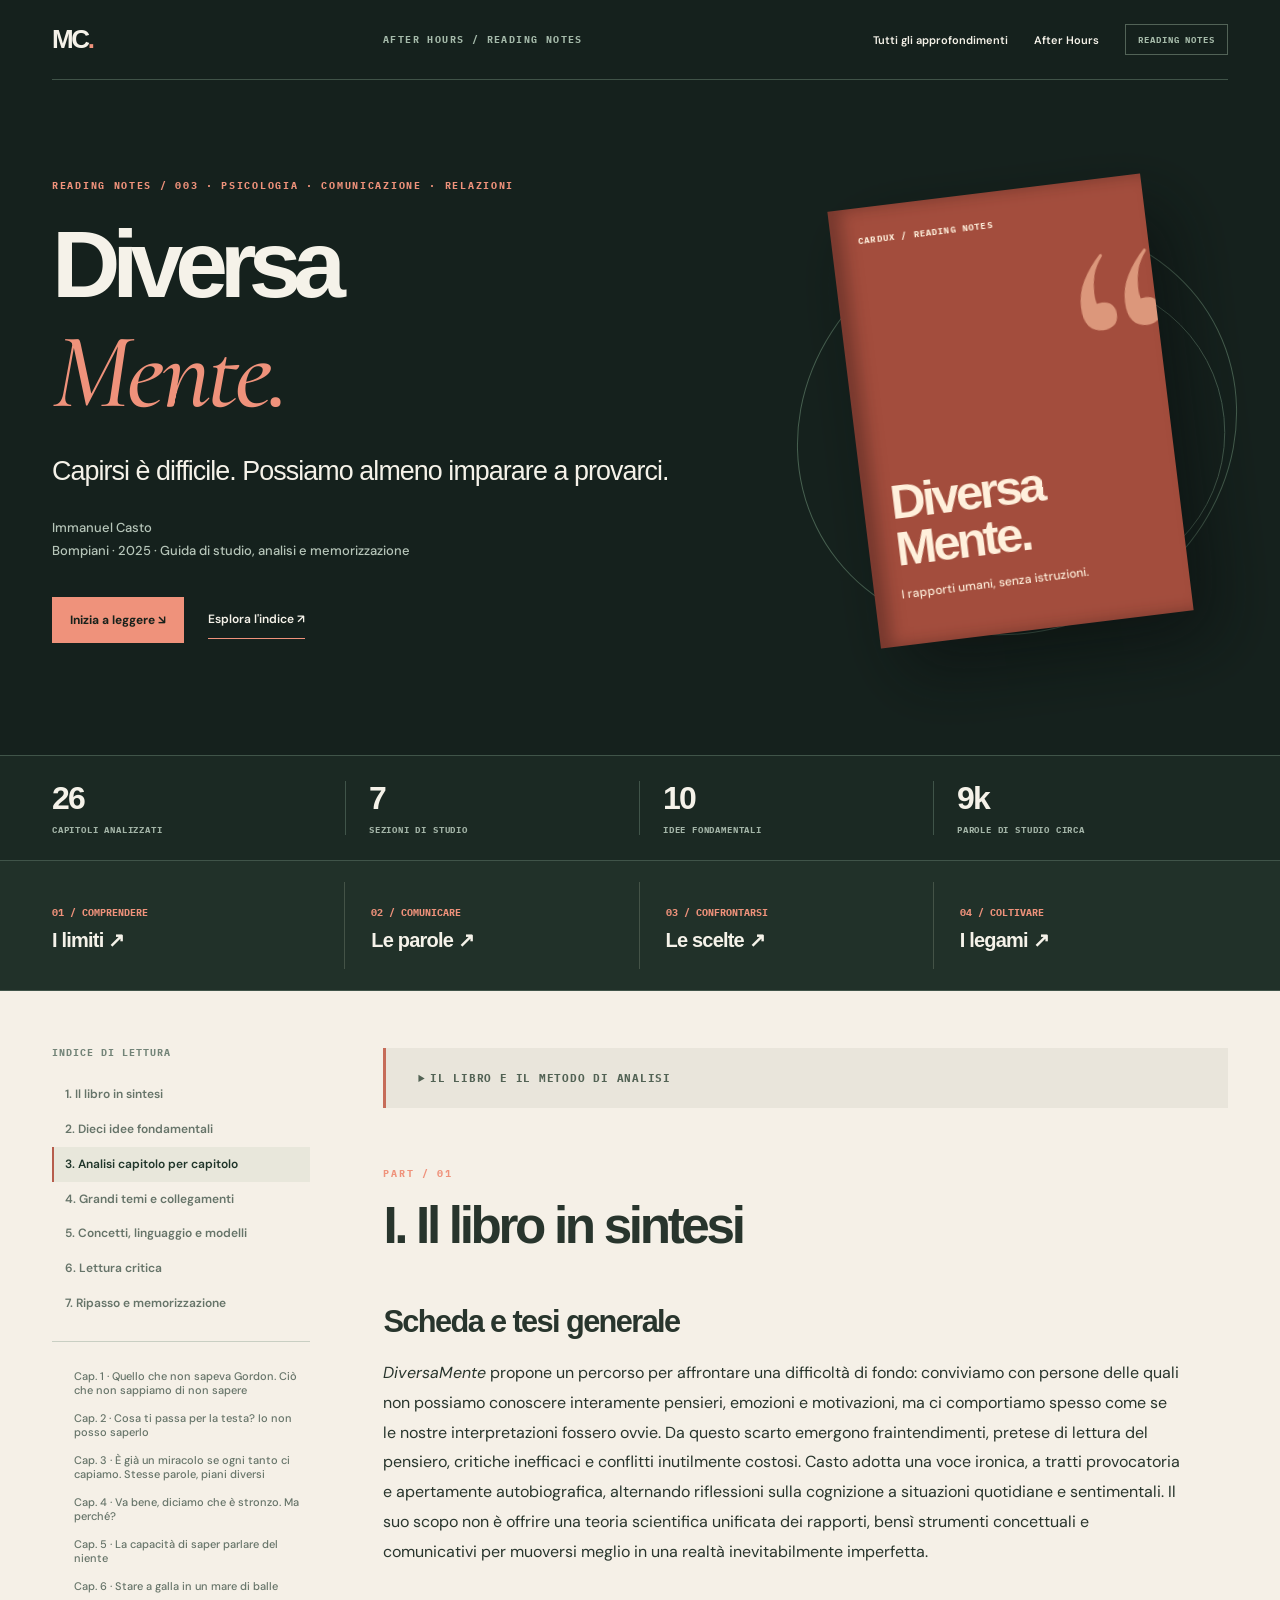
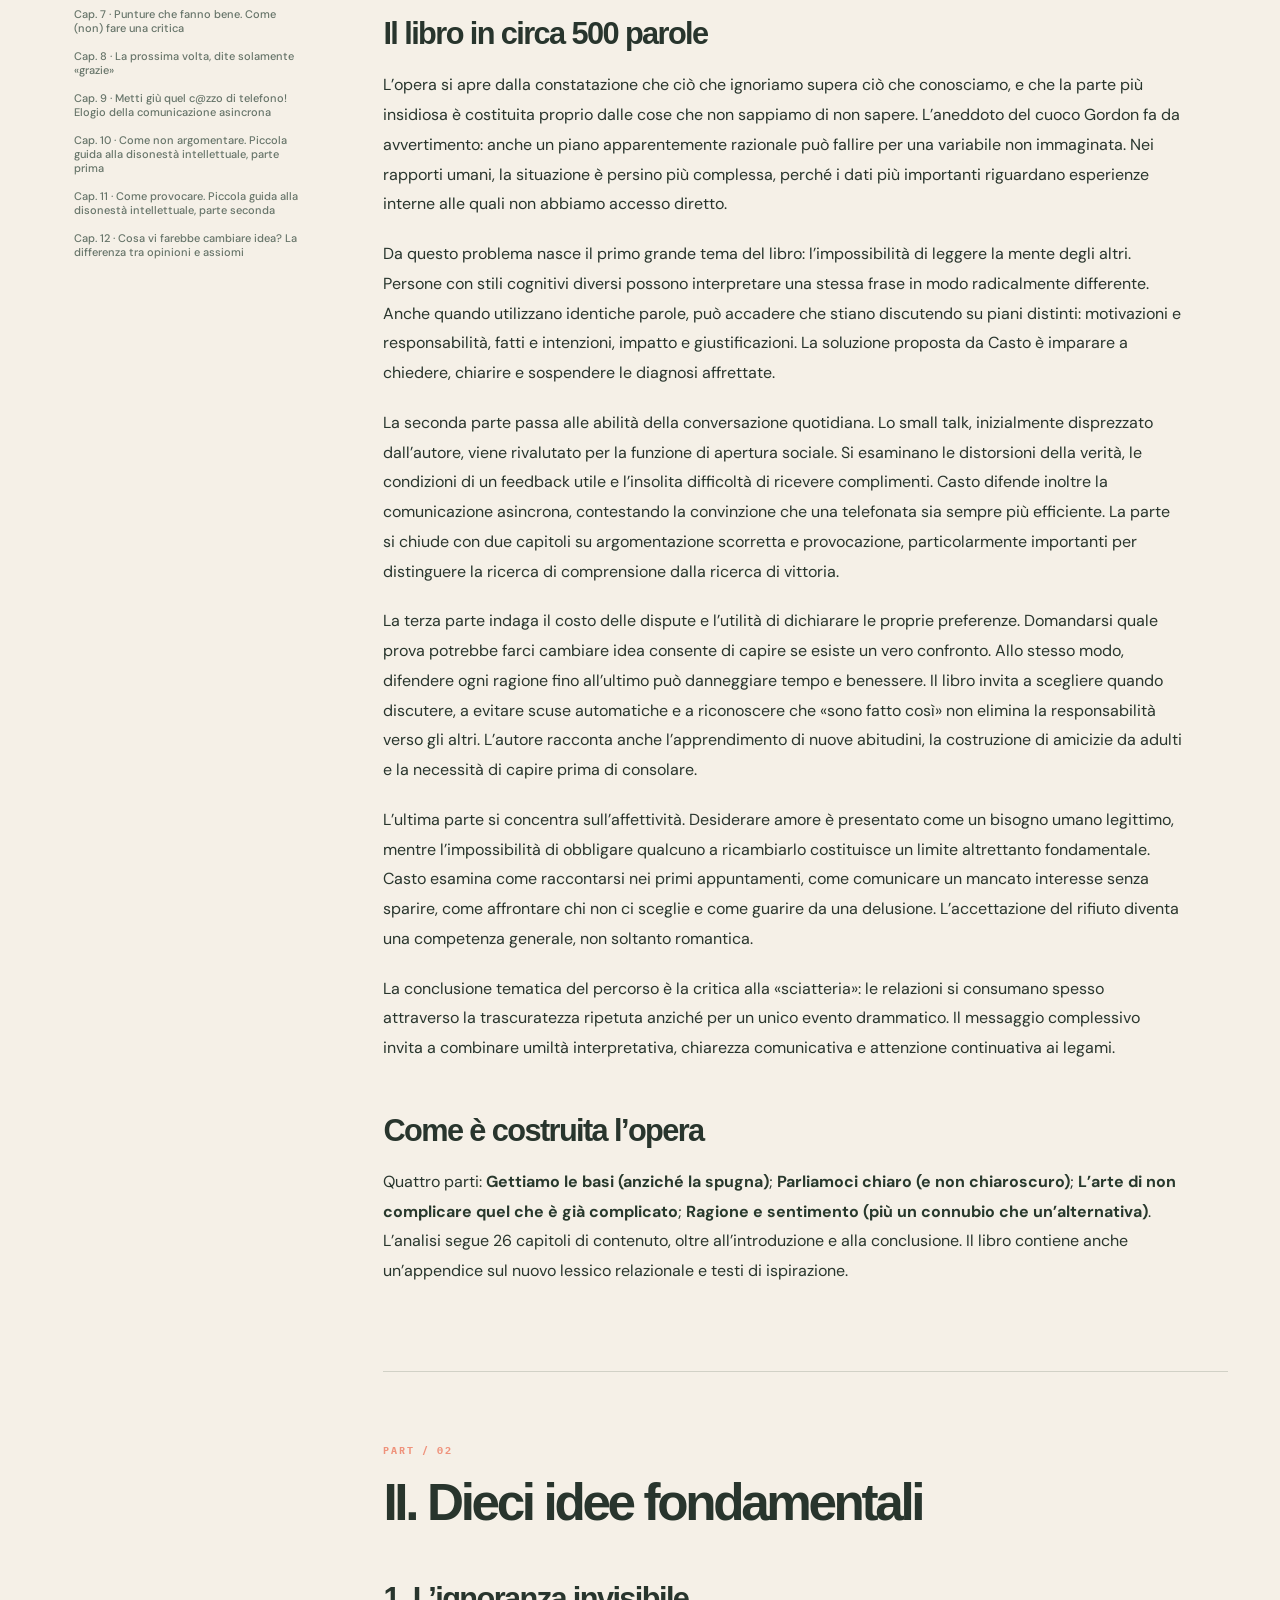
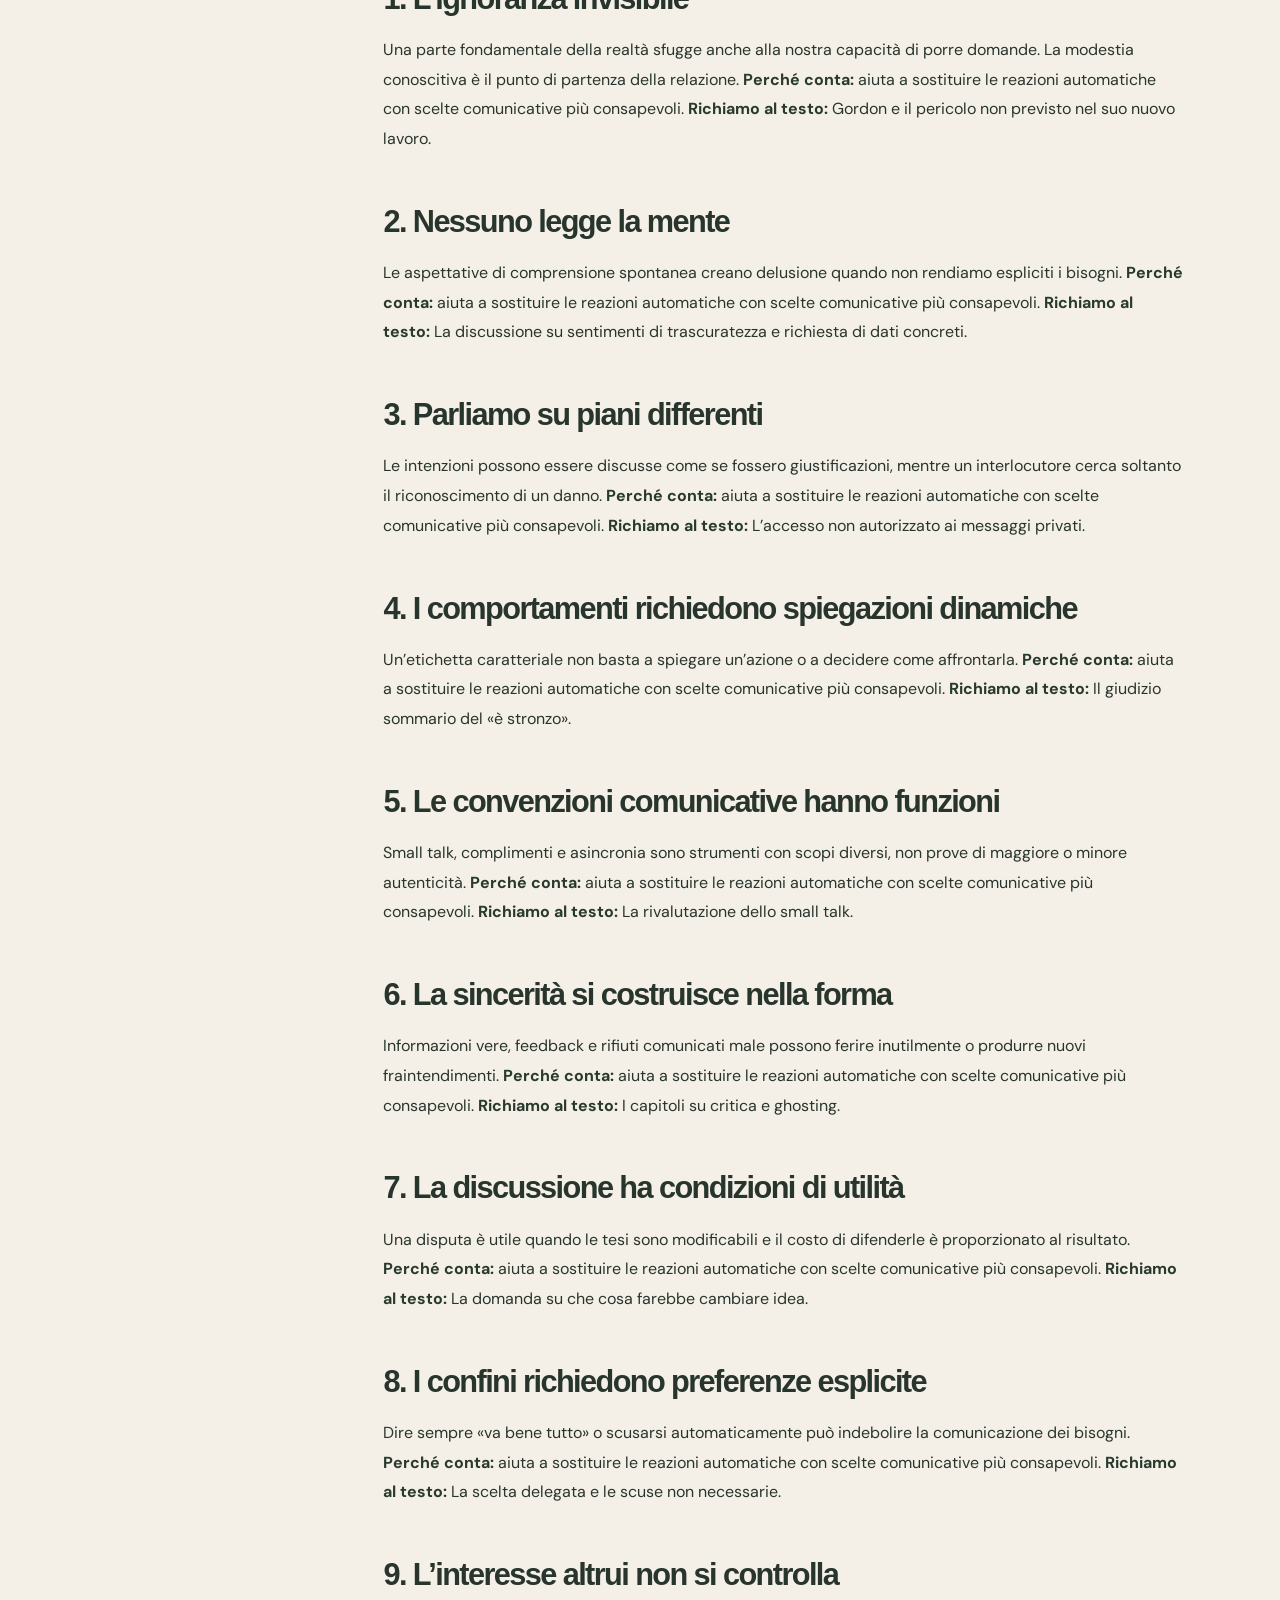
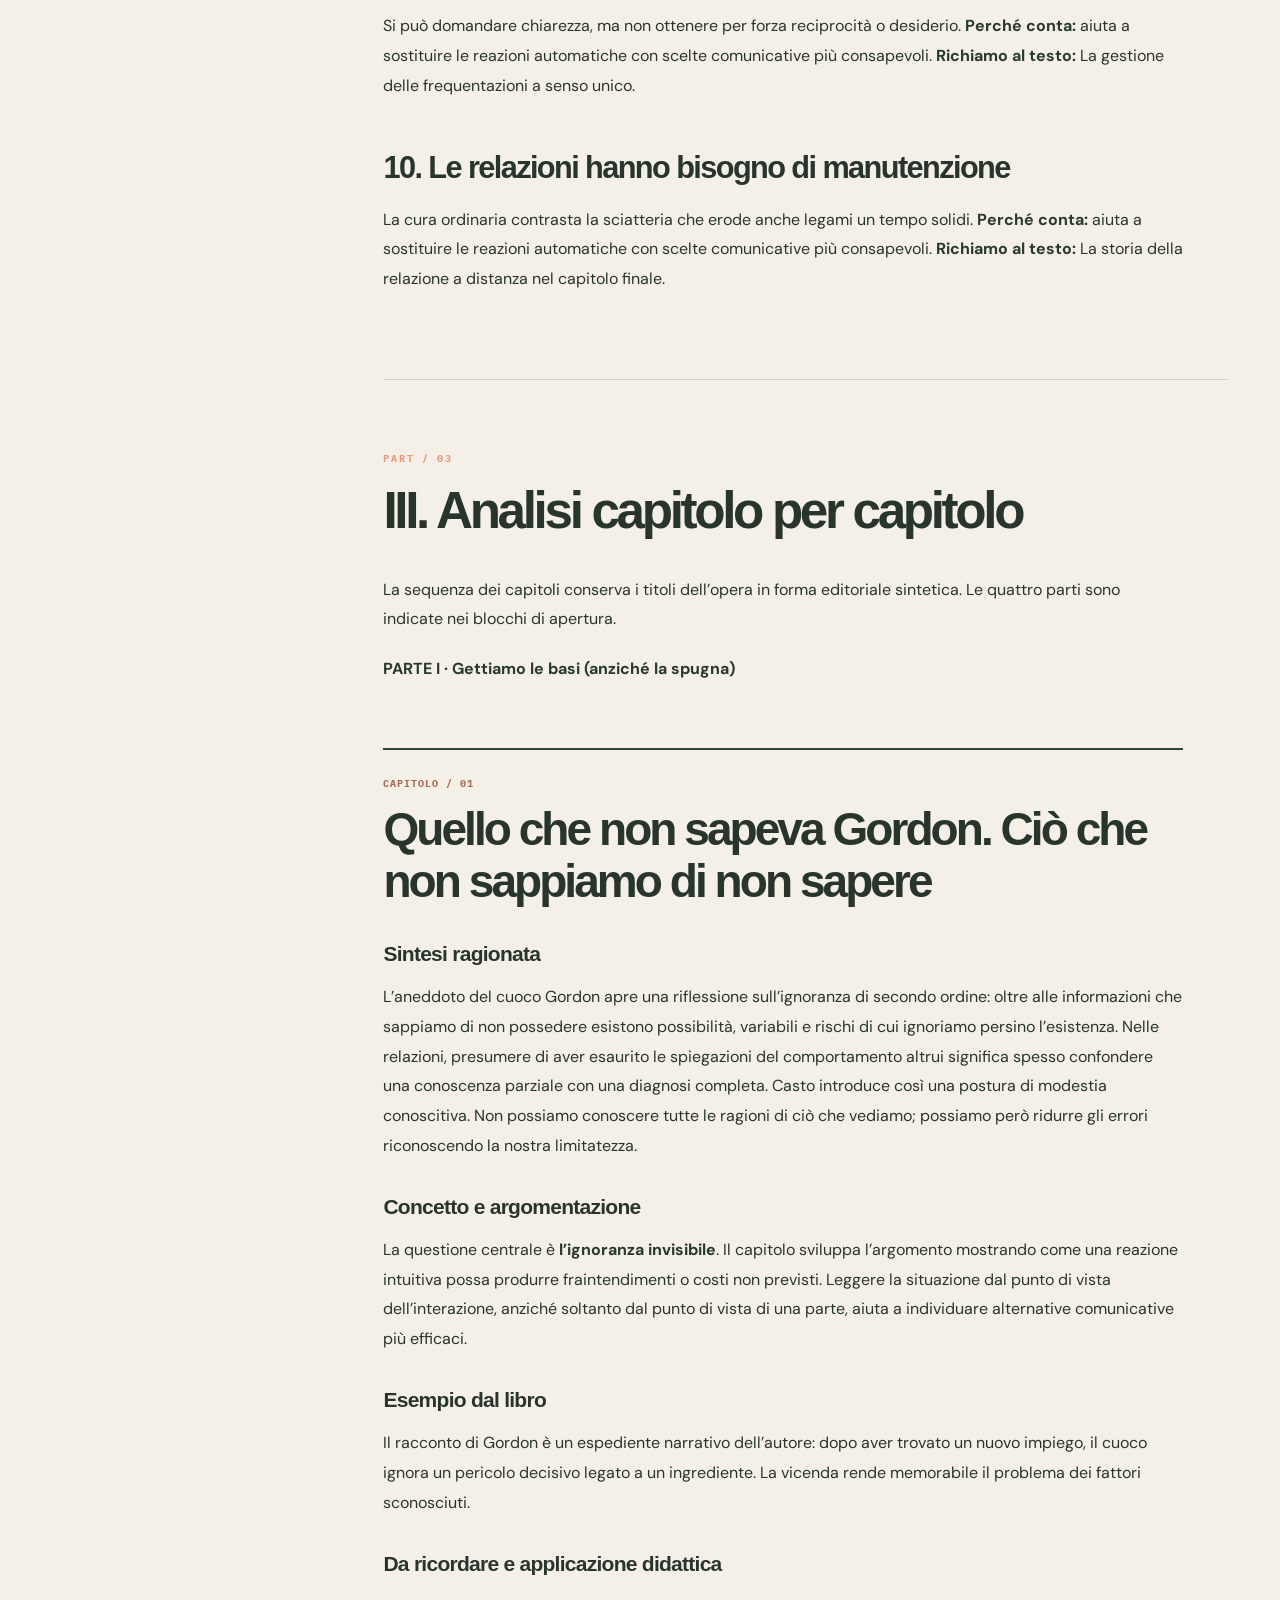
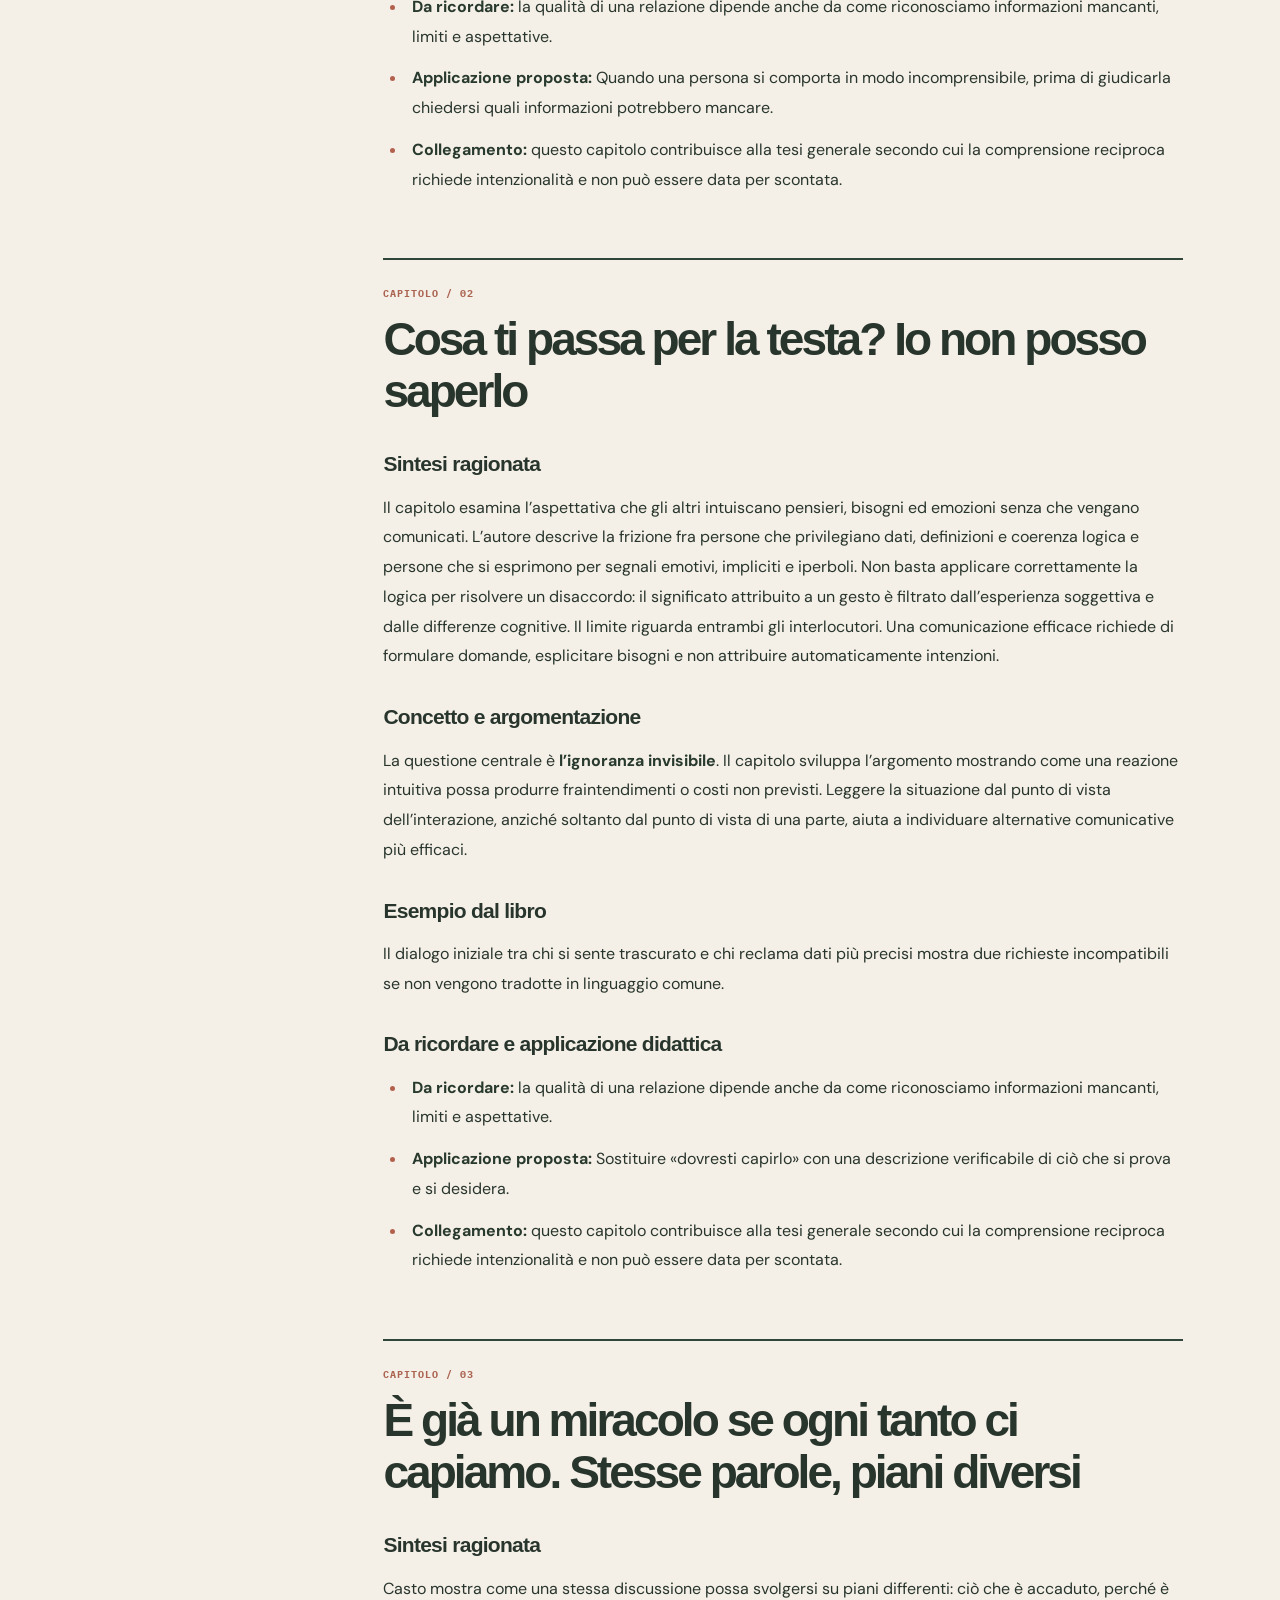
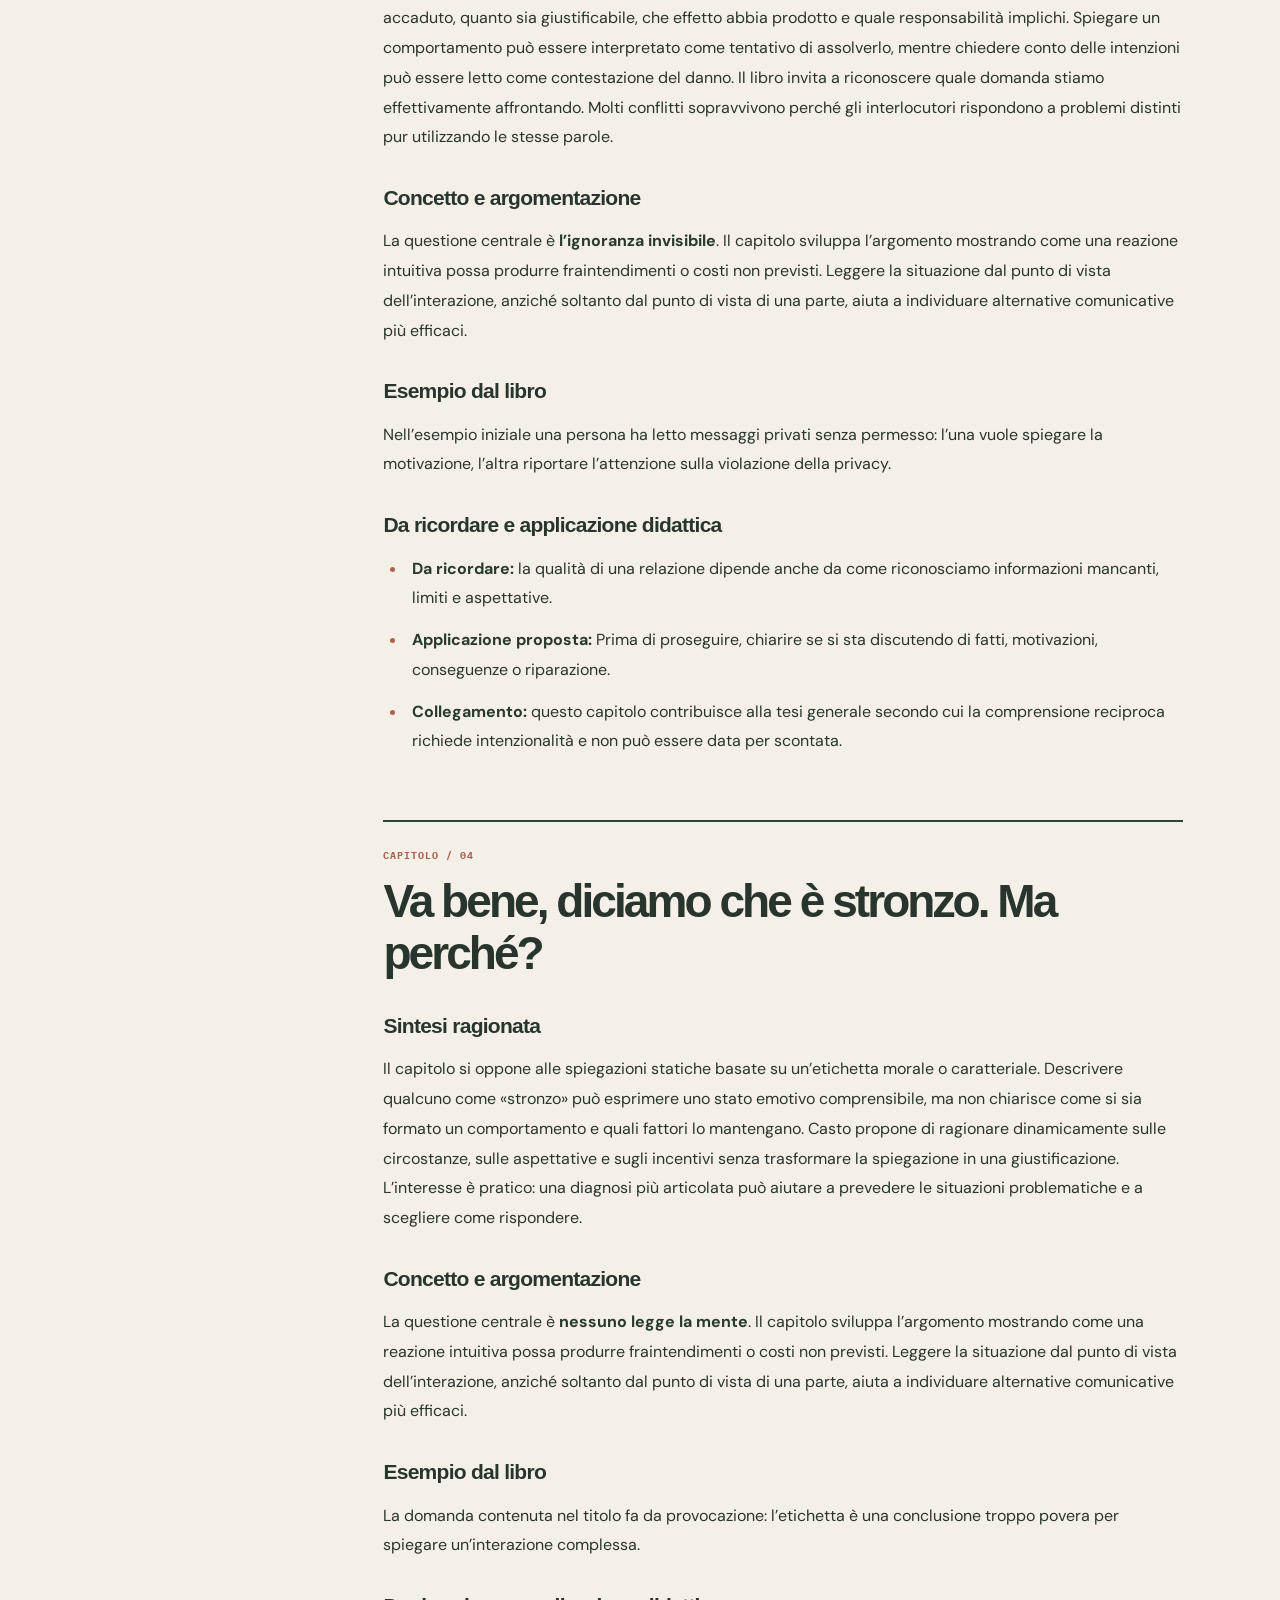
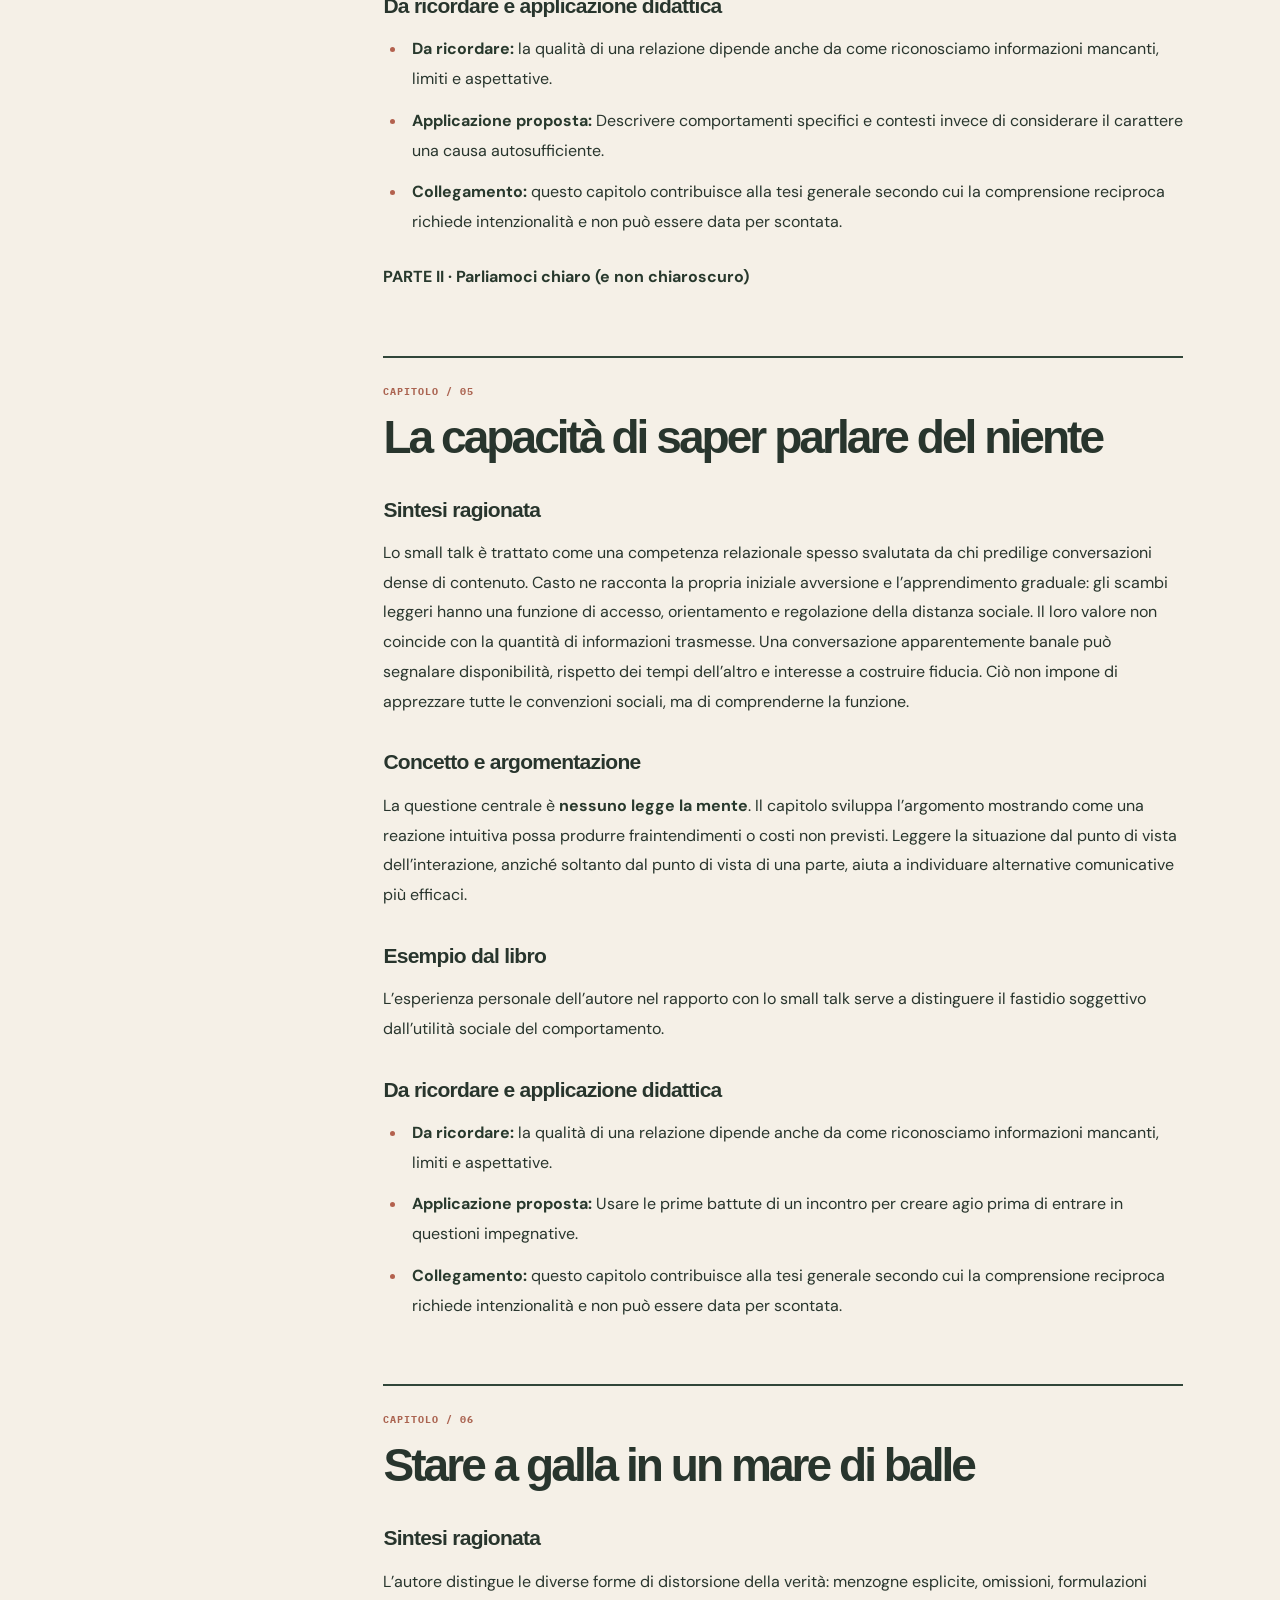
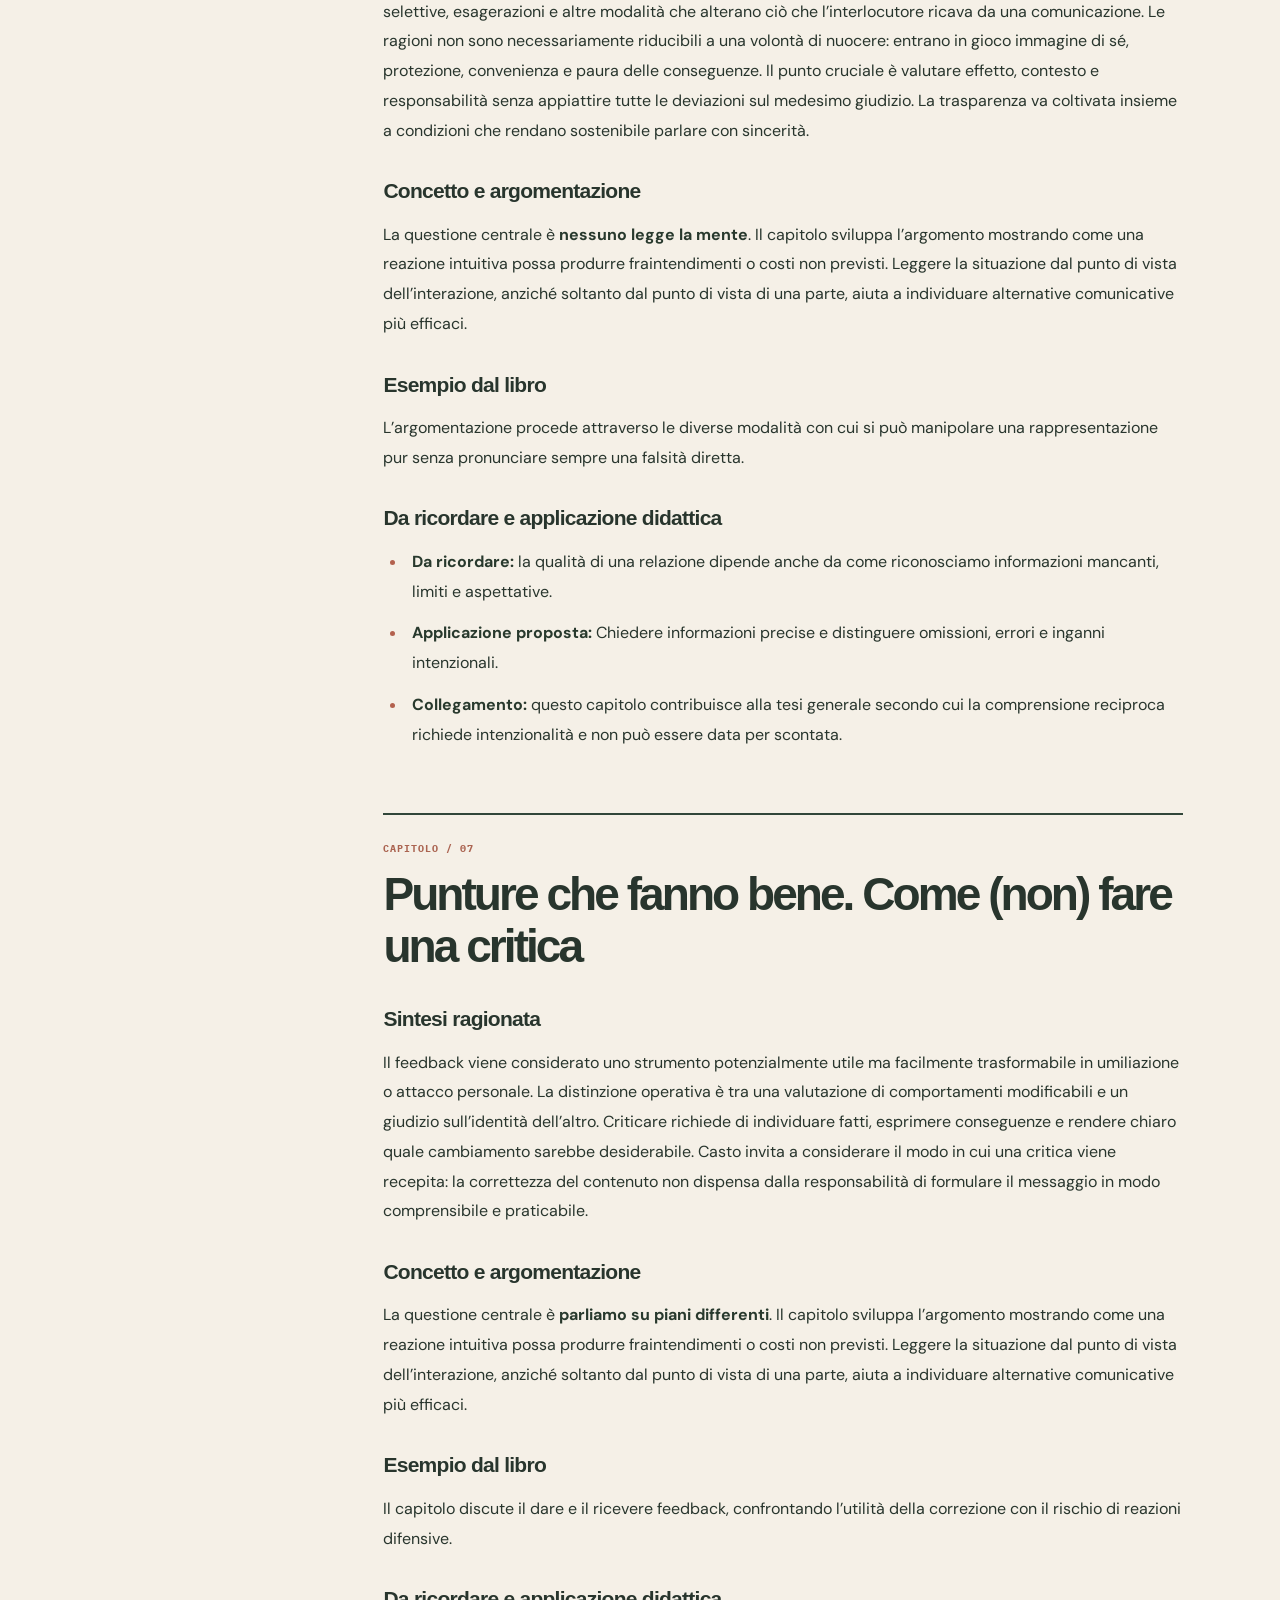
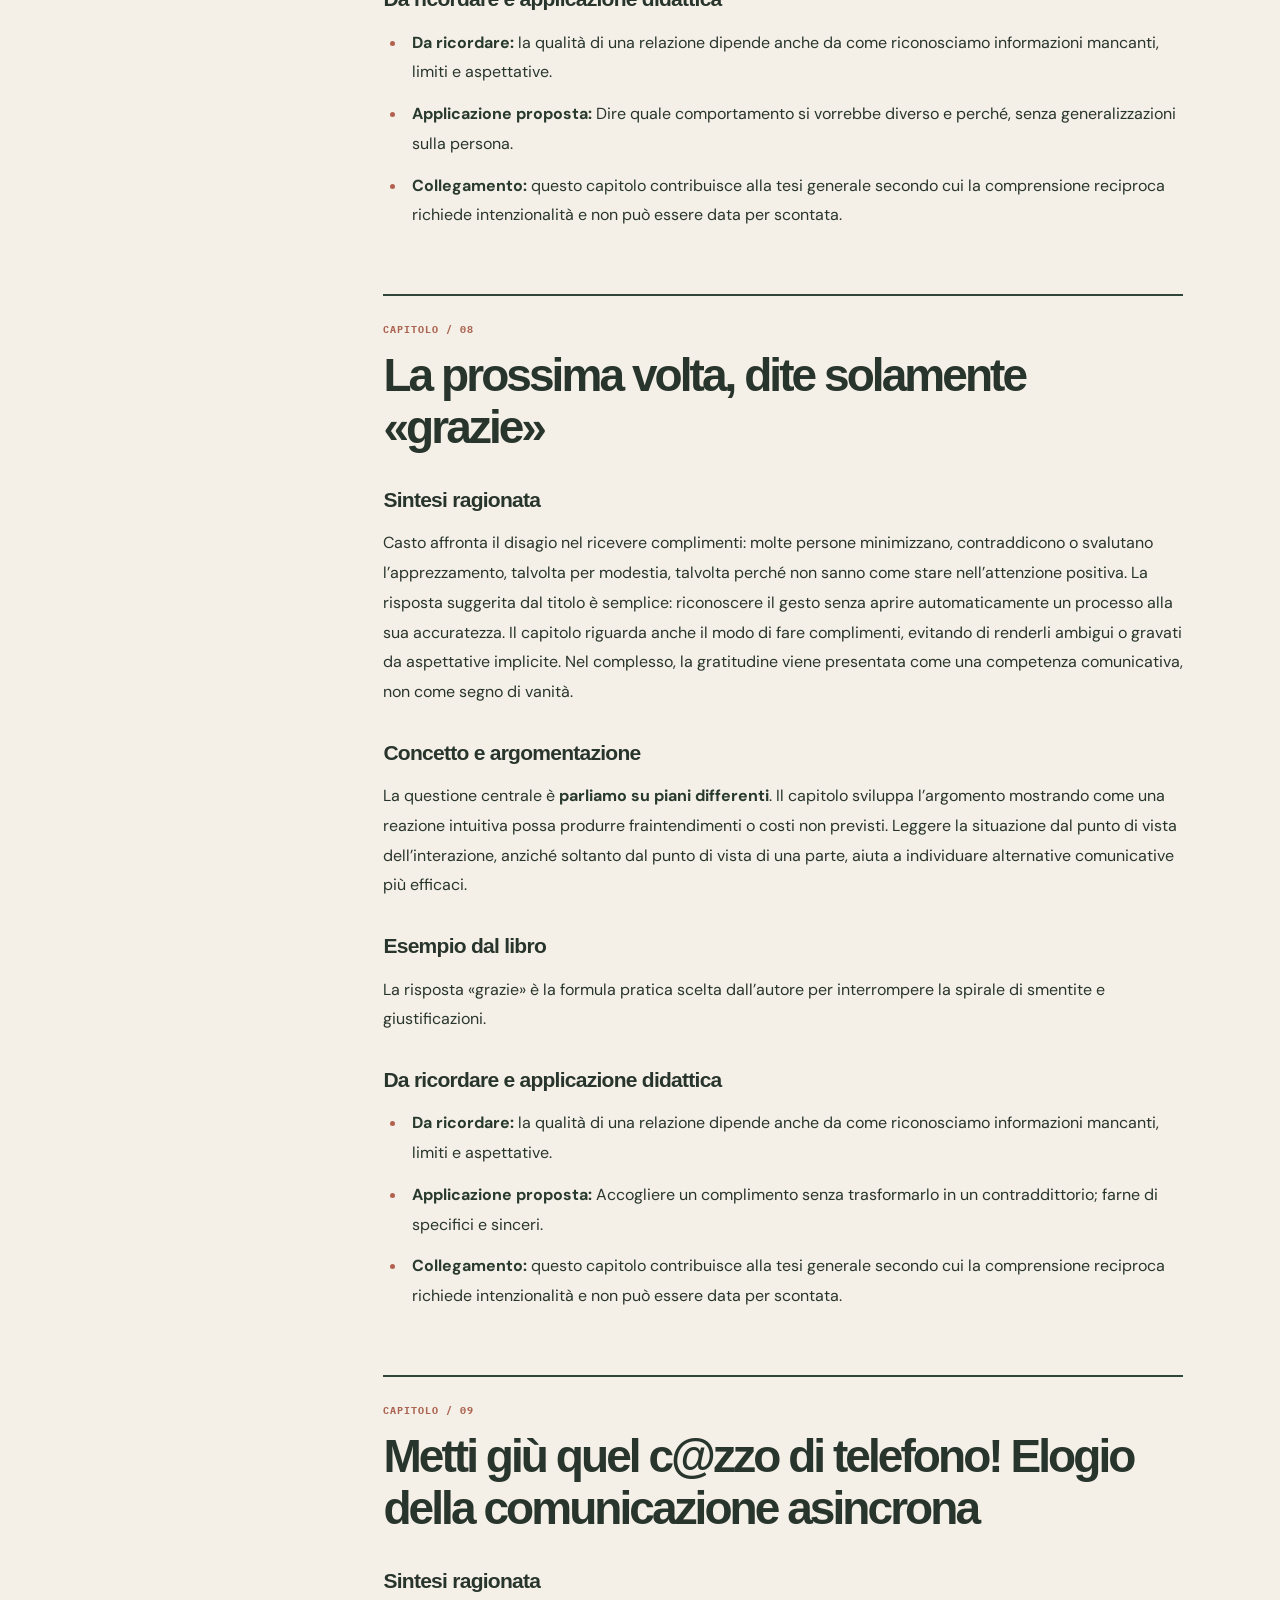
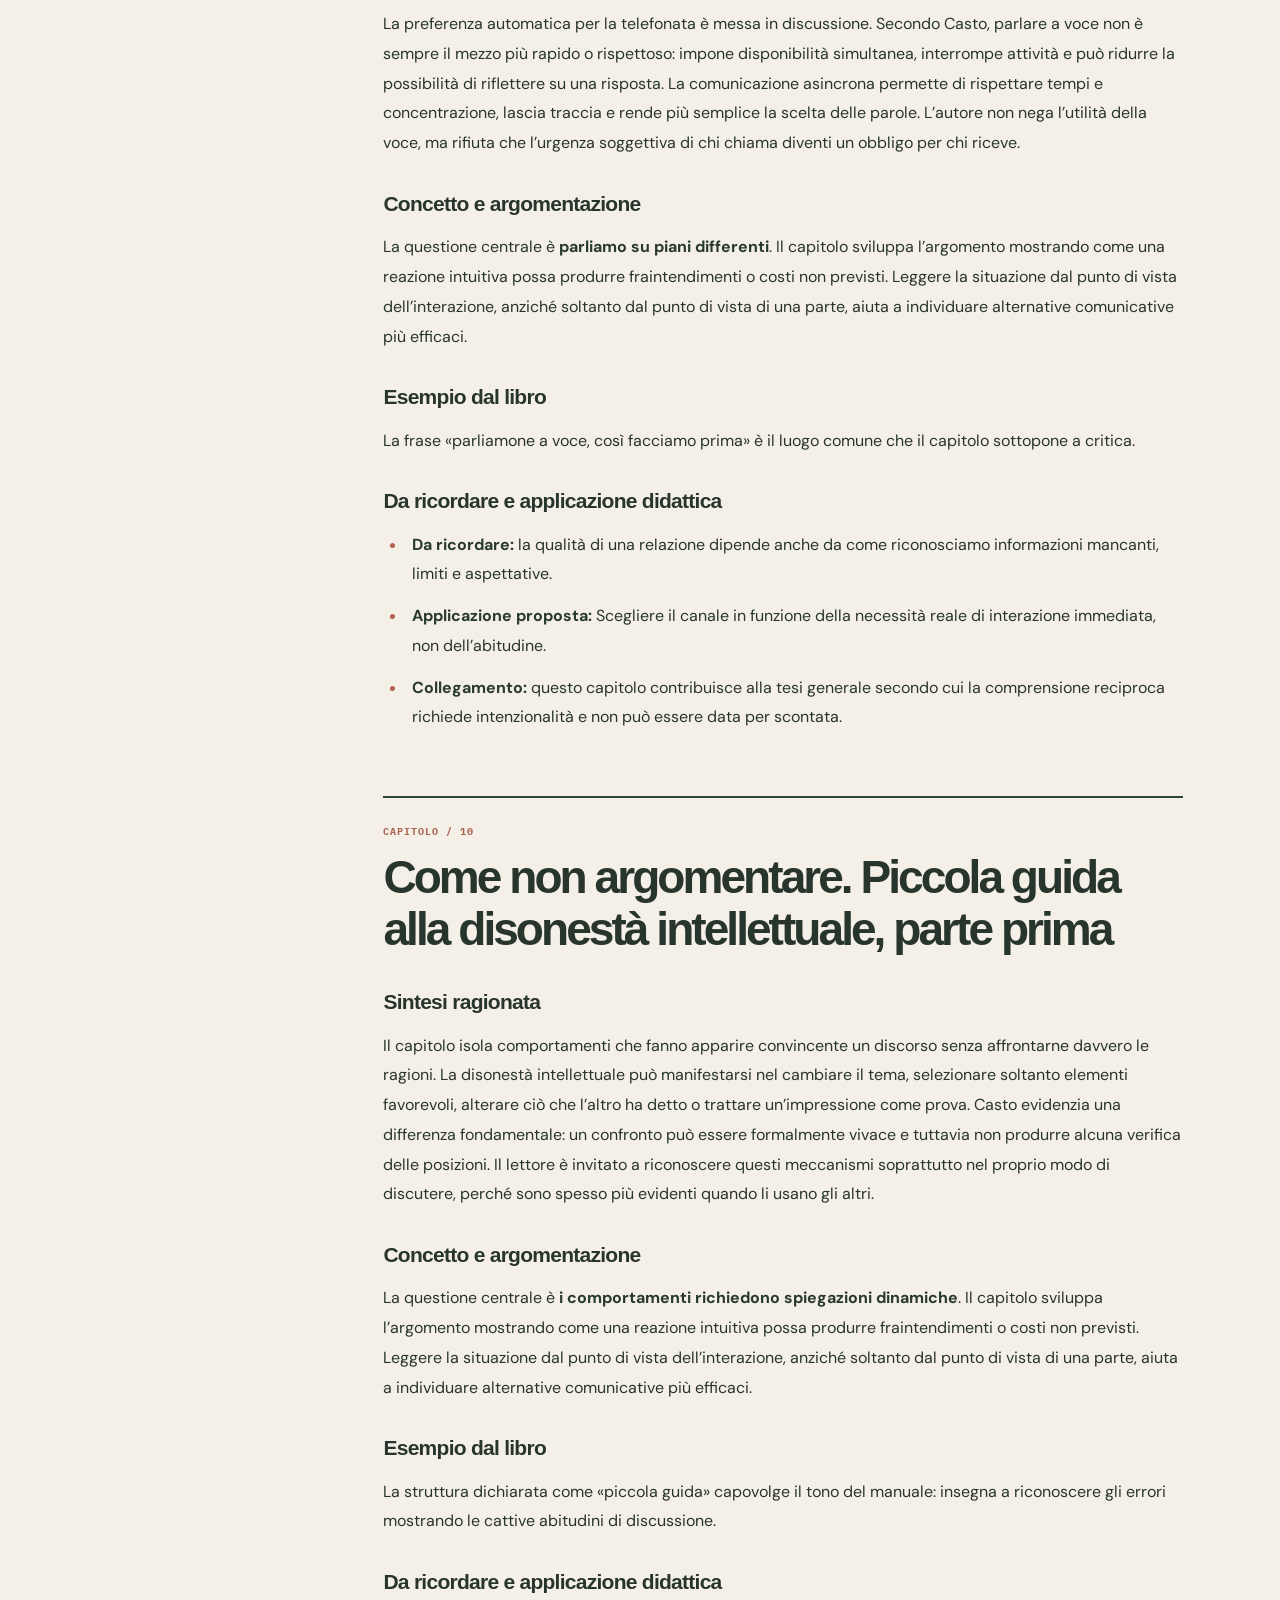
<file: insights/diversamente/index.html>
<!doctype html>
<html lang="it">
<head>
<meta name="generator" content="Cardux-Reading-Notes-v1"><meta charset="utf-8"><meta name="viewport" content="width=device-width,initial-scale=1"><meta name="robots" content="index,follow"><link rel="canonical" href="https://hellocardux.github.io/books-library/insights/diversamente/">
<meta name="description" content="Dalla presunzione di capire gli altri all&#x27;arte di comunicare, accettare i rifiuti e aver cura dei legami. Ventisei capitoli, dieci idee fondamentali, lettura critica e ripasso."><meta name="theme-color" content="#15211d"><title>DiversaMente | Reading Notes · Cardux Books</title>
<link rel="icon" type="image/svg+xml" href="../../favicon.svg"><link rel="preconnect" href="https://fonts.googleapis.com"><link rel="preconnect" href="https://fonts.gstatic.com" crossorigin>
<link href="https://fonts.googleapis.com/css2?family=Cormorant+Garamond:ital,wght@0,500;0,600;1,500;1,600&family=DM+Sans:wght@400;500;600;700&family=IBM+Plex+Mono:wght@400;500;600;700&display=swap" rel="stylesheet">
<link rel="stylesheet" href="../assets/article.css"><script defer src="../assets/article.js"></script></head><body class="rb-page">
<div id="reading-progress" class="rb-progress" aria-hidden="true"></div>
<header class="rb-nav rb-container"><a class="rb-brand" href="../../">MC<span>.</span></a><span class="rb-wordmark">AFTER HOURS / READING NOTES</span><nav class="rb-links" aria-label="Navigazione"><a href="../">Tutti gli approfondimenti</a><a class="hide-mobile" href="../../">After Hours</a><span class="rb-pill">READING NOTES</span></nav></header>
<main><section class="rb-container rb-hero" aria-labelledby="article-title"><div><div class="rb-eyebrow">READING NOTES / 003 · Psicologia · Comunicazione · Relazioni</div>
<h1 id="article-title">Diversa <em>Mente.</em></h1>
<p class="rb-deck">Capirsi è difficile. Possiamo almeno imparare a provarci.</p><p class="rb-byline">Immanuel Casto<br>Bompiani · 2025 · Guida di studio, analisi e memorizzazione</p>
<div class="rb-hero-actions"><a class="rb-cta" href="#il-libro-in-sintesi">Inizia a leggere ↘</a><a class="rb-quiet" href="#reader-toc">Esplora l'indice ↗</a></div></div>
<div class="rb-cover-wrap" aria-hidden="true"><div class="rb-cover"><small>CARDUX / READING NOTES</small><div class="cover-quotation">“</div><div><h2>Diversa<br>Mente.</h2><p>I rapporti umani, senza istruzioni.</p></div></div></div>
</section><section class="rb-meta-band"><div class="rb-container rb-meta-grid"><div class="rb-meta-item"><strong>26</strong><span>CAPITOLI ANALIZZATI</span></div>
<div class="rb-meta-item"><strong>7</strong><span>SEZIONI DI STUDIO</span></div>
<div class="rb-meta-item"><strong>10</strong><span>IDEE FONDAMENTALI</span></div>
<div class="rb-meta-item"><strong>9k</strong><span>PAROLE DI STUDIO CIRCA</span></div></div></section>
<section class="rb-process" aria-label="Modello centrale"><div class="rb-container rb-process-grid"><a href="#capitolo-1"><small>01 / COMPRENDERE</small><strong>I limiti ↗</strong></a>
<a href="#capitolo-5"><small>02 / COMUNICARE</small><strong>Le parole ↗</strong></a>
<a href="#capitolo-12"><small>03 / CONFRONTARSI</small><strong>Le scelte ↗</strong></a>
<a href="#capitolo-26"><small>04 / COLTIVARE</small><strong>I legami ↗</strong></a></div></section>
<section class="reader-surface"><div class="rb-container reader-layout"><aside class="reader-aside" aria-label="Indice"><h2>INDICE DI LETTURA</h2><nav id="reader-toc" aria-label="Sezioni e capitoli"></nav><div class="toc-tools"><button id="print-note" type="button">Stampa / PDF ↗</button></div></aside>
<div><details class="rb-mobile-toc"><summary>INDICE / VAI A UNA SEZIONE ▾</summary><nav id="mobile-nav" aria-label="Indice mobile"></nav></details>
<article class="reader-article" id="article"><div class="reader-intro"><details><summary>Il libro e il metodo di analisi</summary><div class="reading-prose"><h1>DiversaMente</h1>
<p><strong>Immanuel Casto · Bompiani / Giunti Editore · 2025</strong></p>
<p><strong>Ambito:</strong> relazioni umane, comunicazione interpersonale, cognizione, conflitto e affettività.</p>
<p><strong>Nota metodologica.</strong> Questa guida è una rielaborazione autonoma dell’opera. I casi segnalati come originali sono riassunti dal libro; le applicazioni operative sono proposte didattiche. Le riflessioni critiche appartengono alla guida e non sono tesi attribuite automaticamente all’autore. I rimandi riguardano i capitoli, indipendentemente dalla paginazione.</p>
</div></details></div>

<section class="reading-section" id="il-libro-in-sintesi"><header class="chapter-section-header"><span class="kicker">PART / 01</span><h2>I. Il libro in sintesi</h2></header><div class="reading-prose">



<h3 id="scheda-e-tesi-generale">Scheda e tesi generale</h3>

<p><em>DiversaMente</em> propone un percorso per affrontare una difficoltà di fondo: conviviamo con persone delle quali non possiamo conoscere interamente pensieri, emozioni e motivazioni, ma ci comportiamo spesso come se le nostre interpretazioni fossero ovvie. Da questo scarto emergono fraintendimenti, pretese di lettura del pensiero, critiche inefficaci e conflitti inutilmente costosi. Casto adotta una voce ironica, a tratti provocatoria e apertamente autobiografica, alternando riflessioni sulla cognizione a situazioni quotidiane e sentimentali. Il suo scopo non è offrire una teoria scientifica unificata dei rapporti, bensì strumenti concettuali e comunicativi per muoversi meglio in una realtà inevitabilmente imperfetta.</p>

<h3 id="il-libro-in-circa-500-parole">Il libro in circa 500 parole</h3>

<p>L’opera si apre dalla constatazione che ciò che ignoriamo supera ciò che conosciamo, e che la parte più insidiosa è costituita proprio dalle cose che non sappiamo di non sapere. L’aneddoto del cuoco Gordon fa da avvertimento: anche un piano apparentemente razionale può fallire per una variabile non immaginata. Nei rapporti umani, la situazione è persino più complessa, perché i dati più importanti riguardano esperienze interne alle quali non abbiamo accesso diretto.</p>
<p>Da questo problema nasce il primo grande tema del libro: l’impossibilità di leggere la mente degli altri. Persone con stili cognitivi diversi possono interpretare una stessa frase in modo radicalmente differente. Anche quando utilizzano identiche parole, può accadere che stiano discutendo su piani distinti: motivazioni e responsabilità, fatti e intenzioni, impatto e giustificazioni. La soluzione proposta da Casto è imparare a chiedere, chiarire e sospendere le diagnosi affrettate.</p>
<p>La seconda parte passa alle abilità della conversazione quotidiana. Lo small talk, inizialmente disprezzato dall’autore, viene rivalutato per la funzione di apertura sociale. Si esaminano le distorsioni della verità, le condizioni di un feedback utile e l’insolita difficoltà di ricevere complimenti. Casto difende inoltre la comunicazione asincrona, contestando la convinzione che una telefonata sia sempre più efficiente. La parte si chiude con due capitoli su argomentazione scorretta e provocazione, particolarmente importanti per distinguere la ricerca di comprensione dalla ricerca di vittoria.</p>
<p>La terza parte indaga il costo delle dispute e l’utilità di dichiarare le proprie preferenze. Domandarsi quale prova potrebbe farci cambiare idea consente di capire se esiste un vero confronto. Allo stesso modo, difendere ogni ragione fino all’ultimo può danneggiare tempo e benessere. Il libro invita a scegliere quando discutere, a evitare scuse automatiche e a riconoscere che «sono fatto così» non elimina la responsabilità verso gli altri. L’autore racconta anche l’apprendimento di nuove abitudini, la costruzione di amicizie da adulti e la necessità di capire prima di consolare.</p>
<p>L’ultima parte si concentra sull’affettività. Desiderare amore è presentato come un bisogno umano legittimo, mentre l’impossibilità di obbligare qualcuno a ricambiarlo costituisce un limite altrettanto fondamentale. Casto esamina come raccontarsi nei primi appuntamenti, come comunicare un mancato interesse senza sparire, come affrontare chi non ci sceglie e come guarire da una delusione. L’accettazione del rifiuto diventa una competenza generale, non soltanto romantica.</p>
<p>La conclusione tematica del percorso è la critica alla «sciatteria»: le relazioni si consumano spesso attraverso la trascuratezza ripetuta anziché per un unico evento drammatico. Il messaggio complessivo invita a combinare umiltà interpretativa, chiarezza comunicativa e attenzione continuativa ai legami.</p>

<h3 id="come-e-costruita-lopera">Come è costruita l’opera</h3>

<p>Quattro parti: <strong>Gettiamo le basi (anziché la spugna)</strong>; <strong>Parliamoci chiaro (e non chiaroscuro)</strong>; <strong>L’arte di non complicare quel che è già complicato</strong>; <strong>Ragione e sentimento (più un connubio che un’alternativa)</strong>. L’analisi segue 26 capitoli di contenuto, oltre all’introduzione e alla conclusione. Il libro contiene anche un’appendice sul nuovo lessico relazionale e testi di ispirazione.</p>

</div></section>

<section class="reading-section" id="dieci-idee-fondamentali"><header class="chapter-section-header"><span class="kicker">PART / 02</span><h2>II. Dieci idee fondamentali</h2></header><div class="reading-prose">



<h3 id="1-lignoranza-invisibile">1. L’ignoranza invisibile</h3>

<p>Una parte fondamentale della realtà sfugge anche alla nostra capacità di porre domande. La modestia conoscitiva è il punto di partenza della relazione. <strong>Perché conta:</strong> aiuta a sostituire le reazioni automatiche con scelte comunicative più consapevoli. <strong>Richiamo al testo:</strong> Gordon e il pericolo non previsto nel suo nuovo lavoro.</p>

<h3 id="2-nessuno-legge-la-mente">2. Nessuno legge la mente</h3>

<p>Le aspettative di comprensione spontanea creano delusione quando non rendiamo espliciti i bisogni. <strong>Perché conta:</strong> aiuta a sostituire le reazioni automatiche con scelte comunicative più consapevoli. <strong>Richiamo al testo:</strong> La discussione su sentimenti di trascuratezza e richiesta di dati concreti.</p>

<h3 id="3-parliamo-su-piani-differenti">3. Parliamo su piani differenti</h3>

<p>Le intenzioni possono essere discusse come se fossero giustificazioni, mentre un interlocutore cerca soltanto il riconoscimento di un danno. <strong>Perché conta:</strong> aiuta a sostituire le reazioni automatiche con scelte comunicative più consapevoli. <strong>Richiamo al testo:</strong> L’accesso non autorizzato ai messaggi privati.</p>

<h3 id="4-i-comportamenti-richiedono-spiegazioni-dinamiche">4. I comportamenti richiedono spiegazioni dinamiche</h3>

<p>Un’etichetta caratteriale non basta a spiegare un’azione o a decidere come affrontarla. <strong>Perché conta:</strong> aiuta a sostituire le reazioni automatiche con scelte comunicative più consapevoli. <strong>Richiamo al testo:</strong> Il giudizio sommario del «è stronzo».</p>

<h3 id="5-le-convenzioni-comunicative-hanno-funzioni">5. Le convenzioni comunicative hanno funzioni</h3>

<p>Small talk, complimenti e asincronia sono strumenti con scopi diversi, non prove di maggiore o minore autenticità. <strong>Perché conta:</strong> aiuta a sostituire le reazioni automatiche con scelte comunicative più consapevoli. <strong>Richiamo al testo:</strong> La rivalutazione dello small talk.</p>

<h3 id="6-la-sincerita-si-costruisce-nella-forma">6. La sincerità si costruisce nella forma</h3>

<p>Informazioni vere, feedback e rifiuti comunicati male possono ferire inutilmente o produrre nuovi fraintendimenti. <strong>Perché conta:</strong> aiuta a sostituire le reazioni automatiche con scelte comunicative più consapevoli. <strong>Richiamo al testo:</strong> I capitoli su critica e ghosting.</p>

<h3 id="7-la-discussione-ha-condizioni-di-utilita">7. La discussione ha condizioni di utilità</h3>

<p>Una disputa è utile quando le tesi sono modificabili e il costo di difenderle è proporzionato al risultato. <strong>Perché conta:</strong> aiuta a sostituire le reazioni automatiche con scelte comunicative più consapevoli. <strong>Richiamo al testo:</strong> La domanda su che cosa farebbe cambiare idea.</p>

<h3 id="8-i-confini-richiedono-preferenze-esplicite">8. I confini richiedono preferenze esplicite</h3>

<p>Dire sempre «va bene tutto» o scusarsi automaticamente può indebolire la comunicazione dei bisogni. <strong>Perché conta:</strong> aiuta a sostituire le reazioni automatiche con scelte comunicative più consapevoli. <strong>Richiamo al testo:</strong> La scelta delegata e le scuse non necessarie.</p>

<h3 id="9-linteresse-altrui-non-si-controlla">9. L’interesse altrui non si controlla</h3>

<p>Si può domandare chiarezza, ma non ottenere per forza reciprocità o desiderio. <strong>Perché conta:</strong> aiuta a sostituire le reazioni automatiche con scelte comunicative più consapevoli. <strong>Richiamo al testo:</strong> La gestione delle frequentazioni a senso unico.</p>

<h3 id="10-le-relazioni-hanno-bisogno-di-manutenzione">10. Le relazioni hanno bisogno di manutenzione</h3>

<p>La cura ordinaria contrasta la sciatteria che erode anche legami un tempo solidi. <strong>Perché conta:</strong> aiuta a sostituire le reazioni automatiche con scelte comunicative più consapevoli. <strong>Richiamo al testo:</strong> La storia della relazione a distanza nel capitolo finale.</p>

</div></section>

<section class="reading-section" id="analisi-capitolo-per-capitolo"><header class="chapter-section-header"><span class="kicker">PART / 03</span><h2>III. Analisi capitolo per capitolo</h2></header><div class="reading-prose">


<p>La sequenza dei capitoli conserva i titoli dell’opera in forma editoriale sintetica. Le quattro parti sono indicate nei blocchi di apertura.</p>
<p><strong>PARTE I · Gettiamo le basi (anziché la spugna)</strong></p>

<div class="chapter-break" id="capitolo-1"><div class="chapter-index">CAPITOLO / 01</div><h3>Quello che non sapeva Gordon. Ciò che non sappiamo di non sapere</h3></div>


<h4 id="sintesi-ragionata">Sintesi ragionata</h4>

<p>L’aneddoto del cuoco Gordon apre una riflessione sull’ignoranza di secondo ordine: oltre alle informazioni che sappiamo di non possedere esistono possibilità, variabili e rischi di cui ignoriamo persino l’esistenza. Nelle relazioni, presumere di aver esaurito le spiegazioni del comportamento altrui significa spesso confondere una conoscenza parziale con una diagnosi completa. Casto introduce così una postura di modestia conoscitiva. Non possiamo conoscere tutte le ragioni di ciò che vediamo; possiamo però ridurre gli errori riconoscendo la nostra limitatezza.</p>

<h4 id="concetto-e-argomentazione">Concetto e argomentazione</h4>

<p>La questione centrale è <strong>l’ignoranza invisibile</strong>. Il capitolo sviluppa l’argomento mostrando come una reazione intuitiva possa produrre fraintendimenti o costi non previsti. Leggere la situazione dal punto di vista dell’interazione, anziché soltanto dal punto di vista di una parte, aiuta a individuare alternative comunicative più efficaci.</p>

<h4 id="esempio-dal-libro">Esempio dal libro</h4>

<p>Il racconto di Gordon è un espediente narrativo dell’autore: dopo aver trovato un nuovo impiego, il cuoco ignora un pericolo decisivo legato a un ingrediente. La vicenda rende memorabile il problema dei fattori sconosciuti.</p>

<h4 id="da-ricordare-e-applicazione-didattica">Da ricordare e applicazione didattica</h4>

<ul>
<li><strong>Da ricordare:</strong> la qualità di una relazione dipende anche da come riconosciamo informazioni mancanti, limiti e aspettative.</li>
<li><strong>Applicazione proposta:</strong> Quando una persona si comporta in modo incomprensibile, prima di giudicarla chiedersi quali informazioni potrebbero mancare.</li>
<li><strong>Collegamento:</strong> questo capitolo contribuisce alla tesi generale secondo cui la comprensione reciproca richiede intenzionalità e non può essere data per scontata.</li>
</ul>

<div class="chapter-break" id="capitolo-2"><div class="chapter-index">CAPITOLO / 02</div><h3>Cosa ti passa per la testa? Io non posso saperlo</h3></div>


<h4 id="sintesi-ragionata-2">Sintesi ragionata</h4>

<p>Il capitolo esamina l’aspettativa che gli altri intuiscano pensieri, bisogni ed emozioni senza che vengano comunicati. L’autore descrive la frizione fra persone che privilegiano dati, definizioni e coerenza logica e persone che si esprimono per segnali emotivi, impliciti e iperboli. Non basta applicare correttamente la logica per risolvere un disaccordo: il significato attribuito a un gesto è filtrato dall’esperienza soggettiva e dalle differenze cognitive. Il limite riguarda entrambi gli interlocutori. Una comunicazione efficace richiede di formulare domande, esplicitare bisogni e non attribuire automaticamente intenzioni.</p>

<h4 id="concetto-e-argomentazione-2">Concetto e argomentazione</h4>

<p>La questione centrale è <strong>l’ignoranza invisibile</strong>. Il capitolo sviluppa l’argomento mostrando come una reazione intuitiva possa produrre fraintendimenti o costi non previsti. Leggere la situazione dal punto di vista dell’interazione, anziché soltanto dal punto di vista di una parte, aiuta a individuare alternative comunicative più efficaci.</p>

<h4 id="esempio-dal-libro-2">Esempio dal libro</h4>

<p>Il dialogo iniziale tra chi si sente trascurato e chi reclama dati più precisi mostra due richieste incompatibili se non vengono tradotte in linguaggio comune.</p>

<h4 id="da-ricordare-e-applicazione-didattica-2">Da ricordare e applicazione didattica</h4>

<ul>
<li><strong>Da ricordare:</strong> la qualità di una relazione dipende anche da come riconosciamo informazioni mancanti, limiti e aspettative.</li>
<li><strong>Applicazione proposta:</strong> Sostituire «dovresti capirlo» con una descrizione verificabile di ciò che si prova e si desidera.</li>
<li><strong>Collegamento:</strong> questo capitolo contribuisce alla tesi generale secondo cui la comprensione reciproca richiede intenzionalità e non può essere data per scontata.</li>
</ul>

<div class="chapter-break" id="capitolo-3"><div class="chapter-index">CAPITOLO / 03</div><h3>È già un miracolo se ogni tanto ci capiamo. Stesse parole, piani diversi</h3></div>


<h4 id="sintesi-ragionata-3">Sintesi ragionata</h4>

<p>Casto mostra come una stessa discussione possa svolgersi su piani differenti: ciò che è accaduto, perché è accaduto, quanto sia giustificabile, che effetto abbia prodotto e quale responsabilità implichi. Spiegare un comportamento può essere interpretato come tentativo di assolverlo, mentre chiedere conto delle intenzioni può essere letto come contestazione del danno. Il libro invita a riconoscere quale domanda stiamo effettivamente affrontando. Molti conflitti sopravvivono perché gli interlocutori rispondono a problemi distinti pur utilizzando le stesse parole.</p>

<h4 id="concetto-e-argomentazione-3">Concetto e argomentazione</h4>

<p>La questione centrale è <strong>l’ignoranza invisibile</strong>. Il capitolo sviluppa l’argomento mostrando come una reazione intuitiva possa produrre fraintendimenti o costi non previsti. Leggere la situazione dal punto di vista dell’interazione, anziché soltanto dal punto di vista di una parte, aiuta a individuare alternative comunicative più efficaci.</p>

<h4 id="esempio-dal-libro-3">Esempio dal libro</h4>

<p>Nell’esempio iniziale una persona ha letto messaggi privati senza permesso: l’una vuole spiegare la motivazione, l’altra riportare l’attenzione sulla violazione della privacy.</p>

<h4 id="da-ricordare-e-applicazione-didattica-3">Da ricordare e applicazione didattica</h4>

<ul>
<li><strong>Da ricordare:</strong> la qualità di una relazione dipende anche da come riconosciamo informazioni mancanti, limiti e aspettative.</li>
<li><strong>Applicazione proposta:</strong> Prima di proseguire, chiarire se si sta discutendo di fatti, motivazioni, conseguenze o riparazione.</li>
<li><strong>Collegamento:</strong> questo capitolo contribuisce alla tesi generale secondo cui la comprensione reciproca richiede intenzionalità e non può essere data per scontata.</li>
</ul>

<div class="chapter-break" id="capitolo-4"><div class="chapter-index">CAPITOLO / 04</div><h3>Va bene, diciamo che è stronzo. Ma perché?</h3></div>


<h4 id="sintesi-ragionata-4">Sintesi ragionata</h4>

<p>Il capitolo si oppone alle spiegazioni statiche basate su un’etichetta morale o caratteriale. Descrivere qualcuno come «stronzo» può esprimere uno stato emotivo comprensibile, ma non chiarisce come si sia formato un comportamento e quali fattori lo mantengano. Casto propone di ragionare dinamicamente sulle circostanze, sulle aspettative e sugli incentivi senza trasformare la spiegazione in una giustificazione. L’interesse è pratico: una diagnosi più articolata può aiutare a prevedere le situazioni problematiche e a scegliere come rispondere.</p>

<h4 id="concetto-e-argomentazione-4">Concetto e argomentazione</h4>

<p>La questione centrale è <strong>nessuno legge la mente</strong>. Il capitolo sviluppa l’argomento mostrando come una reazione intuitiva possa produrre fraintendimenti o costi non previsti. Leggere la situazione dal punto di vista dell’interazione, anziché soltanto dal punto di vista di una parte, aiuta a individuare alternative comunicative più efficaci.</p>

<h4 id="esempio-dal-libro-4">Esempio dal libro</h4>

<p>La domanda contenuta nel titolo fa da provocazione: l’etichetta è una conclusione troppo povera per spiegare un’interazione complessa.</p>

<h4 id="da-ricordare-e-applicazione-didattica-4">Da ricordare e applicazione didattica</h4>

<ul>
<li><strong>Da ricordare:</strong> la qualità di una relazione dipende anche da come riconosciamo informazioni mancanti, limiti e aspettative.</li>
<li><strong>Applicazione proposta:</strong> Descrivere comportamenti specifici e contesti invece di considerare il carattere una causa autosufficiente.</li>
<li><strong>Collegamento:</strong> questo capitolo contribuisce alla tesi generale secondo cui la comprensione reciproca richiede intenzionalità e non può essere data per scontata.</li>
</ul>
<p><strong>PARTE II · Parliamoci chiaro (e non chiaroscuro)</strong></p>

<div class="chapter-break" id="capitolo-5"><div class="chapter-index">CAPITOLO / 05</div><h3>La capacità di saper parlare del niente</h3></div>


<h4 id="sintesi-ragionata-5">Sintesi ragionata</h4>

<p>Lo small talk è trattato come una competenza relazionale spesso svalutata da chi predilige conversazioni dense di contenuto. Casto ne racconta la propria iniziale avversione e l’apprendimento graduale: gli scambi leggeri hanno una funzione di accesso, orientamento e regolazione della distanza sociale. Il loro valore non coincide con la quantità di informazioni trasmesse. Una conversazione apparentemente banale può segnalare disponibilità, rispetto dei tempi dell’altro e interesse a costruire fiducia. Ciò non impone di apprezzare tutte le convenzioni sociali, ma di comprenderne la funzione.</p>

<h4 id="concetto-e-argomentazione-5">Concetto e argomentazione</h4>

<p>La questione centrale è <strong>nessuno legge la mente</strong>. Il capitolo sviluppa l’argomento mostrando come una reazione intuitiva possa produrre fraintendimenti o costi non previsti. Leggere la situazione dal punto di vista dell’interazione, anziché soltanto dal punto di vista di una parte, aiuta a individuare alternative comunicative più efficaci.</p>

<h4 id="esempio-dal-libro-5">Esempio dal libro</h4>

<p>L’esperienza personale dell’autore nel rapporto con lo small talk serve a distinguere il fastidio soggettivo dall’utilità sociale del comportamento.</p>

<h4 id="da-ricordare-e-applicazione-didattica-5">Da ricordare e applicazione didattica</h4>

<ul>
<li><strong>Da ricordare:</strong> la qualità di una relazione dipende anche da come riconosciamo informazioni mancanti, limiti e aspettative.</li>
<li><strong>Applicazione proposta:</strong> Usare le prime battute di un incontro per creare agio prima di entrare in questioni impegnative.</li>
<li><strong>Collegamento:</strong> questo capitolo contribuisce alla tesi generale secondo cui la comprensione reciproca richiede intenzionalità e non può essere data per scontata.</li>
</ul>

<div class="chapter-break" id="capitolo-6"><div class="chapter-index">CAPITOLO / 06</div><h3>Stare a galla in un mare di balle</h3></div>


<h4 id="sintesi-ragionata-6">Sintesi ragionata</h4>

<p>L’autore distingue le diverse forme di distorsione della verità: menzogne esplicite, omissioni, formulazioni selettive, esagerazioni e altre modalità che alterano ciò che l’interlocutore ricava da una comunicazione. Le ragioni non sono necessariamente riducibili a una volontà di nuocere: entrano in gioco immagine di sé, protezione, convenienza e paura delle conseguenze. Il punto cruciale è valutare effetto, contesto e responsabilità senza appiattire tutte le deviazioni sul medesimo giudizio. La trasparenza va coltivata insieme a condizioni che rendano sostenibile parlare con sincerità.</p>

<h4 id="concetto-e-argomentazione-6">Concetto e argomentazione</h4>

<p>La questione centrale è <strong>nessuno legge la mente</strong>. Il capitolo sviluppa l’argomento mostrando come una reazione intuitiva possa produrre fraintendimenti o costi non previsti. Leggere la situazione dal punto di vista dell’interazione, anziché soltanto dal punto di vista di una parte, aiuta a individuare alternative comunicative più efficaci.</p>

<h4 id="esempio-dal-libro-6">Esempio dal libro</h4>

<p>L’argomentazione procede attraverso le diverse modalità con cui si può manipolare una rappresentazione pur senza pronunciare sempre una falsità diretta.</p>

<h4 id="da-ricordare-e-applicazione-didattica-6">Da ricordare e applicazione didattica</h4>

<ul>
<li><strong>Da ricordare:</strong> la qualità di una relazione dipende anche da come riconosciamo informazioni mancanti, limiti e aspettative.</li>
<li><strong>Applicazione proposta:</strong> Chiedere informazioni precise e distinguere omissioni, errori e inganni intenzionali.</li>
<li><strong>Collegamento:</strong> questo capitolo contribuisce alla tesi generale secondo cui la comprensione reciproca richiede intenzionalità e non può essere data per scontata.</li>
</ul>

<div class="chapter-break" id="capitolo-7"><div class="chapter-index">CAPITOLO / 07</div><h3>Punture che fanno bene. Come (non) fare una critica</h3></div>


<h4 id="sintesi-ragionata-7">Sintesi ragionata</h4>

<p>Il feedback viene considerato uno strumento potenzialmente utile ma facilmente trasformabile in umiliazione o attacco personale. La distinzione operativa è tra una valutazione di comportamenti modificabili e un giudizio sull’identità dell’altro. Criticare richiede di individuare fatti, esprimere conseguenze e rendere chiaro quale cambiamento sarebbe desiderabile. Casto invita a considerare il modo in cui una critica viene recepita: la correttezza del contenuto non dispensa dalla responsabilità di formulare il messaggio in modo comprensibile e praticabile.</p>

<h4 id="concetto-e-argomentazione-7">Concetto e argomentazione</h4>

<p>La questione centrale è <strong>parliamo su piani differenti</strong>. Il capitolo sviluppa l’argomento mostrando come una reazione intuitiva possa produrre fraintendimenti o costi non previsti. Leggere la situazione dal punto di vista dell’interazione, anziché soltanto dal punto di vista di una parte, aiuta a individuare alternative comunicative più efficaci.</p>

<h4 id="esempio-dal-libro-7">Esempio dal libro</h4>

<p>Il capitolo discute il dare e il ricevere feedback, confrontando l’utilità della correzione con il rischio di reazioni difensive.</p>

<h4 id="da-ricordare-e-applicazione-didattica-7">Da ricordare e applicazione didattica</h4>

<ul>
<li><strong>Da ricordare:</strong> la qualità di una relazione dipende anche da come riconosciamo informazioni mancanti, limiti e aspettative.</li>
<li><strong>Applicazione proposta:</strong> Dire quale comportamento si vorrebbe diverso e perché, senza generalizzazioni sulla persona.</li>
<li><strong>Collegamento:</strong> questo capitolo contribuisce alla tesi generale secondo cui la comprensione reciproca richiede intenzionalità e non può essere data per scontata.</li>
</ul>

<div class="chapter-break" id="capitolo-8"><div class="chapter-index">CAPITOLO / 08</div><h3>La prossima volta, dite solamente «grazie»</h3></div>


<h4 id="sintesi-ragionata-8">Sintesi ragionata</h4>

<p>Casto affronta il disagio nel ricevere complimenti: molte persone minimizzano, contraddicono o svalutano l’apprezzamento, talvolta per modestia, talvolta perché non sanno come stare nell’attenzione positiva. La risposta suggerita dal titolo è semplice: riconoscere il gesto senza aprire automaticamente un processo alla sua accuratezza. Il capitolo riguarda anche il modo di fare complimenti, evitando di renderli ambigui o gravati da aspettative implicite. Nel complesso, la gratitudine viene presentata come una competenza comunicativa, non come segno di vanità.</p>

<h4 id="concetto-e-argomentazione-8">Concetto e argomentazione</h4>

<p>La questione centrale è <strong>parliamo su piani differenti</strong>. Il capitolo sviluppa l’argomento mostrando come una reazione intuitiva possa produrre fraintendimenti o costi non previsti. Leggere la situazione dal punto di vista dell’interazione, anziché soltanto dal punto di vista di una parte, aiuta a individuare alternative comunicative più efficaci.</p>

<h4 id="esempio-dal-libro-8">Esempio dal libro</h4>

<p>La risposta «grazie» è la formula pratica scelta dall’autore per interrompere la spirale di smentite e giustificazioni.</p>

<h4 id="da-ricordare-e-applicazione-didattica-8">Da ricordare e applicazione didattica</h4>

<ul>
<li><strong>Da ricordare:</strong> la qualità di una relazione dipende anche da come riconosciamo informazioni mancanti, limiti e aspettative.</li>
<li><strong>Applicazione proposta:</strong> Accogliere un complimento senza trasformarlo in un contraddittorio; farne di specifici e sinceri.</li>
<li><strong>Collegamento:</strong> questo capitolo contribuisce alla tesi generale secondo cui la comprensione reciproca richiede intenzionalità e non può essere data per scontata.</li>
</ul>

<div class="chapter-break" id="capitolo-9"><div class="chapter-index">CAPITOLO / 09</div><h3>Metti giù quel c@zzo di telefono! Elogio della comunicazione asincrona</h3></div>


<h4 id="sintesi-ragionata-9">Sintesi ragionata</h4>

<p>La preferenza automatica per la telefonata è messa in discussione. Secondo Casto, parlare a voce non è sempre il mezzo più rapido o rispettoso: impone disponibilità simultanea, interrompe attività e può ridurre la possibilità di riflettere su una risposta. La comunicazione asincrona permette di rispettare tempi e concentrazione, lascia traccia e rende più semplice la scelta delle parole. L’autore non nega l’utilità della voce, ma rifiuta che l’urgenza soggettiva di chi chiama diventi un obbligo per chi riceve.</p>

<h4 id="concetto-e-argomentazione-9">Concetto e argomentazione</h4>

<p>La questione centrale è <strong>parliamo su piani differenti</strong>. Il capitolo sviluppa l’argomento mostrando come una reazione intuitiva possa produrre fraintendimenti o costi non previsti. Leggere la situazione dal punto di vista dell’interazione, anziché soltanto dal punto di vista di una parte, aiuta a individuare alternative comunicative più efficaci.</p>

<h4 id="esempio-dal-libro-9">Esempio dal libro</h4>

<p>La frase «parliamone a voce, così facciamo prima» è il luogo comune che il capitolo sottopone a critica.</p>

<h4 id="da-ricordare-e-applicazione-didattica-9">Da ricordare e applicazione didattica</h4>

<ul>
<li><strong>Da ricordare:</strong> la qualità di una relazione dipende anche da come riconosciamo informazioni mancanti, limiti e aspettative.</li>
<li><strong>Applicazione proposta:</strong> Scegliere il canale in funzione della necessità reale di interazione immediata, non dell’abitudine.</li>
<li><strong>Collegamento:</strong> questo capitolo contribuisce alla tesi generale secondo cui la comprensione reciproca richiede intenzionalità e non può essere data per scontata.</li>
</ul>

<div class="chapter-break" id="capitolo-10"><div class="chapter-index">CAPITOLO / 10</div><h3>Come non argomentare. Piccola guida alla disonestà intellettuale, parte prima</h3></div>


<h4 id="sintesi-ragionata-10">Sintesi ragionata</h4>

<p>Il capitolo isola comportamenti che fanno apparire convincente un discorso senza affrontarne davvero le ragioni. La disonestà intellettuale può manifestarsi nel cambiare il tema, selezionare soltanto elementi favorevoli, alterare ciò che l’altro ha detto o trattare un’impressione come prova. Casto evidenzia una differenza fondamentale: un confronto può essere formalmente vivace e tuttavia non produrre alcuna verifica delle posizioni. Il lettore è invitato a riconoscere questi meccanismi soprattutto nel proprio modo di discutere, perché sono spesso più evidenti quando li usano gli altri.</p>

<h4 id="concetto-e-argomentazione-10">Concetto e argomentazione</h4>

<p>La questione centrale è <strong>i comportamenti richiedono spiegazioni dinamiche</strong>. Il capitolo sviluppa l’argomento mostrando come una reazione intuitiva possa produrre fraintendimenti o costi non previsti. Leggere la situazione dal punto di vista dell’interazione, anziché soltanto dal punto di vista di una parte, aiuta a individuare alternative comunicative più efficaci.</p>

<h4 id="esempio-dal-libro-10">Esempio dal libro</h4>

<p>La struttura dichiarata come «piccola guida» capovolge il tono del manuale: insegna a riconoscere gli errori mostrando le cattive abitudini di discussione.</p>

<h4 id="da-ricordare-e-applicazione-didattica-10">Da ricordare e applicazione didattica</h4>

<ul>
<li><strong>Da ricordare:</strong> la qualità di una relazione dipende anche da come riconosciamo informazioni mancanti, limiti e aspettative.</li>
<li><strong>Applicazione proposta:</strong> Riportare il confronto all’affermazione precisa da sostenere e alla prova che la giustifica.</li>
<li><strong>Collegamento:</strong> questo capitolo contribuisce alla tesi generale secondo cui la comprensione reciproca richiede intenzionalità e non può essere data per scontata.</li>
</ul>

<div class="chapter-break" id="capitolo-11"><div class="chapter-index">CAPITOLO / 11</div><h3>Come provocare. Piccola guida alla disonestà intellettuale, parte seconda</h3></div>


<h4 id="sintesi-ragionata-11">Sintesi ragionata</h4>

<p>Il secondo capitolo dedicato alla disonestà intellettuale sposta l’attenzione sulle mosse che fanno perdere all’altro il controllo della discussione. La provocazione può consistere in una frase condiscendente, una richiesta presentata con superiorità o un’esca emotiva che cambia il terreno del confronto. Casto mostra perché la reazione impulsiva rischi di regalare a chi provoca il centro della scena, oscurando l’argomento originale. Riconoscere la manovra permette di scegliere se, come e quando rispondere.</p>

<h4 id="concetto-e-argomentazione-11">Concetto e argomentazione</h4>

<p>La questione centrale è <strong>i comportamenti richiedono spiegazioni dinamiche</strong>. Il capitolo sviluppa l’argomento mostrando come una reazione intuitiva possa produrre fraintendimenti o costi non previsti. Leggere la situazione dal punto di vista dell’interazione, anziché soltanto dal punto di vista di una parte, aiuta a individuare alternative comunicative più efficaci.</p>

<h4 id="esempio-dal-libro-11">Esempio dal libro</h4>

<p>L’esempio richiamato dall’autore consiste nel dire a una persona già alterata di calmarsi, ottenendo spesso l’effetto opposto.</p>

<h4 id="da-ricordare-e-applicazione-didattica-11">Da ricordare e applicazione didattica</h4>

<ul>
<li><strong>Da ricordare:</strong> la qualità di una relazione dipende anche da come riconosciamo informazioni mancanti, limiti e aspettative.</li>
<li><strong>Applicazione proposta:</strong> Non lasciarsi trascinare dal tono: chiedere quale punto sostanziale si vuole effettivamente discutere.</li>
<li><strong>Collegamento:</strong> questo capitolo contribuisce alla tesi generale secondo cui la comprensione reciproca richiede intenzionalità e non può essere data per scontata.</li>
</ul>
<p><strong>PARTE III · L’arte di non complicare quel che è già complicato</strong></p>

<div class="chapter-break" id="capitolo-12"><div class="chapter-index">CAPITOLO / 12</div><h3>Cosa vi farebbe cambiare idea? La differenza tra opinioni e assiomi</h3></div>


<h4 id="sintesi-ragionata-12">Sintesi ragionata</h4>

<p>Casto propone una domanda diagnostica: esistono condizioni o evidenze capaci di farci rivedere una convinzione? Se la risposta è negativa, la discussione rischia di somigliare alla difesa di un assioma personale. L’autore distingue tra una posizione modificabile alla luce di nuovi elementi e una premessa considerata indiscutibile. Il punto non consiste nel dover dubitare di tutto incessantemente, ma nell’essere consapevoli del diverso statuto delle proprie convinzioni. Prima di iniziare un confronto conviene verificare se i partecipanti condividano almeno l’idea che una revisione sia possibile.</p>

<h4 id="concetto-e-argomentazione-12">Concetto e argomentazione</h4>

<p>La questione centrale è <strong>i comportamenti richiedono spiegazioni dinamiche</strong>. Il capitolo sviluppa l’argomento mostrando come una reazione intuitiva possa produrre fraintendimenti o costi non previsti. Leggere la situazione dal punto di vista dell’interazione, anziché soltanto dal punto di vista di una parte, aiuta a individuare alternative comunicative più efficaci.</p>

<h4 id="esempio-dal-libro-12">Esempio dal libro</h4>

<p>La domanda del titolo diventa uno strumento per capire se il confronto possieda realmente uno spazio di apprendimento reciproco.</p>

<h4 id="da-ricordare-e-applicazione-didattica-12">Da ricordare e applicazione didattica</h4>

<ul>
<li><strong>Da ricordare:</strong> la qualità di una relazione dipende anche da come riconosciamo informazioni mancanti, limiti e aspettative.</li>
<li><strong>Applicazione proposta:</strong> Chiedere a sé stessi e all’altro quale informazione concreta potrebbe modificare la posizione.</li>
<li><strong>Collegamento:</strong> questo capitolo contribuisce alla tesi generale secondo cui la comprensione reciproca richiede intenzionalità e non può essere data per scontata.</li>
</ul>

<div class="chapter-break" id="capitolo-13"><div class="chapter-index">CAPITOLO / 13</div><h3>Il costo di avere ragione</h3></div>


<h4 id="sintesi-ragionata-13">Sintesi ragionata</h4>

<p>Avere ragione, o tentare di dimostrarlo, consuma risorse. L’autore propone di considerare il prezzo di una disputa in termini di tempo, benessere e reputazione. Anche quando un’affermazione è corretta, il modo e il contesto della sua difesa possono produrre perdite superiori al beneficio atteso. Questo non significa abbandonare principi importanti; invita piuttosto a scegliere le discussioni in base al loro valore e alle loro conseguenze. La vittoria argomentativa non coincide automaticamente con il miglior risultato relazionale.</p>

<h4 id="concetto-e-argomentazione-13">Concetto e argomentazione</h4>

<p>La questione centrale è <strong>le convenzioni comunicative hanno funzioni</strong>. Il capitolo sviluppa l’argomento mostrando come una reazione intuitiva possa produrre fraintendimenti o costi non previsti. Leggere la situazione dal punto di vista dell’interazione, anziché soltanto dal punto di vista di una parte, aiuta a individuare alternative comunicative più efficaci.</p>

<h4 id="esempio-dal-libro-13">Esempio dal libro</h4>

<p>I tre costi richiamati nel sottotitolo costituiscono la griglia di valutazione del capitolo.</p>

<h4 id="da-ricordare-e-applicazione-didattica-13">Da ricordare e applicazione didattica</h4>

<ul>
<li><strong>Da ricordare:</strong> la qualità di una relazione dipende anche da come riconosciamo informazioni mancanti, limiti e aspettative.</li>
<li><strong>Applicazione proposta:</strong> Prima di insistere, chiedersi che cosa cambierà davvero se si ottiene il riconoscimento della propria ragione.</li>
<li><strong>Collegamento:</strong> questo capitolo contribuisce alla tesi generale secondo cui la comprensione reciproca richiede intenzionalità e non può essere data per scontata.</li>
</ul>

<div class="chapter-break" id="capitolo-14"><div class="chapter-index">CAPITOLO / 14</div><h3>Il dado è tratto. Perché è importante scegliere quando ci viene chiesto</h3></div>


<h4 id="sintesi-ragionata-14">Sintesi ragionata</h4>

<p>Rispondere sempre «per me va bene tutto» può sembrare accomodante, ma spesso trasferisce sull’altra persona tutto il peso della scelta. Casto sottolinea la responsabilità implicita nei piccoli processi decisionali condivisi: esprimere preferenze permette all’altro di conoscere bisogni, desideri e limiti, e rende possibile un compromesso autentico. L’indeterminatezza può inoltre generare una frustrazione che emerge solo dopo la decisione. La disponibilità non richiede di cancellare sistematicamente il proprio punto di vista.</p>

<h4 id="concetto-e-argomentazione-14">Concetto e argomentazione</h4>

<p>La questione centrale è <strong>le convenzioni comunicative hanno funzioni</strong>. Il capitolo sviluppa l’argomento mostrando come una reazione intuitiva possa produrre fraintendimenti o costi non previsti. Leggere la situazione dal punto di vista dell’interazione, anziché soltanto dal punto di vista di una parte, aiuta a individuare alternative comunicative più efficaci.</p>

<h4 id="esempio-dal-libro-14">Esempio dal libro</h4>

<p>La formula «a me va bene tutto» è discussa come comportamento che può scaricare il lavoro decisionale sull’interlocutore.</p>

<h4 id="da-ricordare-e-applicazione-didattica-14">Da ricordare e applicazione didattica</h4>

<ul>
<li><strong>Da ricordare:</strong> la qualità di una relazione dipende anche da come riconosciamo informazioni mancanti, limiti e aspettative.</li>
<li><strong>Applicazione proposta:</strong> Proporre due opzioni autenticamente gradite invece di lasciare completamente all’altro la scelta.</li>
<li><strong>Collegamento:</strong> questo capitolo contribuisce alla tesi generale secondo cui la comprensione reciproca richiede intenzionalità e non può essere data per scontata.</li>
</ul>

<div class="chapter-break" id="capitolo-15"><div class="chapter-index">CAPITOLO / 15</div><h3>Basta scuse. Se non sono necessarie</h3></div>


<h4 id="sintesi-ragionata-15">Sintesi ragionata</h4>

<p>Il capitolo riflette sull’uso eccessivo delle scuse, distinguendo una riparazione dovuta da un automatismo di deferenza. Scusarsi per ogni richiesta, presenza o preferenza può trasformare comportamenti ordinari in presunte colpe e alimentare una posizione comunicativa sbilanciata. Il messaggio non invita a rifiutare la responsabilità quando un danno esiste: proprio per questo le scuse dovrebbero mantenere un significato riconoscibile. Casto cerca formule più adatte quando l’obiettivo è ringraziare, informare o negoziare un limite.</p>

<h4 id="concetto-e-argomentazione-15">Concetto e argomentazione</h4>

<p>La questione centrale è <strong>le convenzioni comunicative hanno funzioni</strong>. Il capitolo sviluppa l’argomento mostrando come una reazione intuitiva possa produrre fraintendimenti o costi non previsti. Leggere la situazione dal punto di vista dell’interazione, anziché soltanto dal punto di vista di una parte, aiuta a individuare alternative comunicative più efficaci.</p>

<h4 id="esempio-dal-libro-15">Esempio dal libro</h4>

<p>L’autore mette in guardia dalla ripetizione quasi compulsiva di formule di scusa in assenza di un torto effettivo.</p>

<h4 id="da-ricordare-e-applicazione-didattica-15">Da ricordare e applicazione didattica</h4>

<ul>
<li><strong>Da ricordare:</strong> la qualità di una relazione dipende anche da come riconosciamo informazioni mancanti, limiti e aspettative.</li>
<li><strong>Applicazione proposta:</strong> Usare «grazie per l’attesa» quando si vuole riconoscere il tempo dell’altro, riservando le scuse agli errori.</li>
<li><strong>Collegamento:</strong> questo capitolo contribuisce alla tesi generale secondo cui la comprensione reciproca richiede intenzionalità e non può essere data per scontata.</li>
</ul>

<div class="chapter-break" id="capitolo-16"><div class="chapter-index">CAPITOLO / 16</div><h3>Cinque cose che con l’età ho smesso di fare</h3></div>


<h4 id="sintesi-ragionata-16">Sintesi ragionata</h4>

<p>Qui Casto sceglie il registro autobiografico e condivide cambiamenti progressivi di atteggiamento. Il valore del capitolo è soprattutto prospettico: maturare implica rivedere pratiche che un tempo sembravano utili, necessarie o inevitabili. La testimonianza personale non viene presentata come una legge applicabile universalmente, ma come invito a interrogare le proprie abitudini relazionali. Il filo con i capitoli precedenti è la riduzione degli attriti evitabili e il maggiore controllo sulle energie spese nelle relazioni.</p>

<h4 id="concetto-e-argomentazione-16">Concetto e argomentazione</h4>

<p>La questione centrale è <strong>la sincerità si costruisce nella forma</strong>. Il capitolo sviluppa l’argomento mostrando come una reazione intuitiva possa produrre fraintendimenti o costi non previsti. Leggere la situazione dal punto di vista dell’interazione, anziché soltanto dal punto di vista di una parte, aiuta a individuare alternative comunicative più efficaci.</p>

<h4 id="esempio-dal-libro-16">Esempio dal libro</h4>

<p>La formula «cinque cose» introduce una condivisione personale: è importante leggere gli episodi come esperienza dell’autore, non come evidenza generale.</p>

<h4 id="da-ricordare-e-applicazione-didattica-16">Da ricordare e applicazione didattica</h4>

<ul>
<li><strong>Da ricordare:</strong> la qualità di una relazione dipende anche da come riconosciamo informazioni mancanti, limiti e aspettative.</li>
<li><strong>Applicazione proposta:</strong> Individuare un’abitudine comunicativa che oggi costa più di quanto restituisca e provare a modificarla.</li>
<li><strong>Collegamento:</strong> questo capitolo contribuisce alla tesi generale secondo cui la comprensione reciproca richiede intenzionalità e non può essere data per scontata.</li>
</ul>

<div class="chapter-break" id="capitolo-17"><div class="chapter-index">CAPITOLO / 17</div><h3>Ma d’altronde siamo fatti così… E io non sono da meno</h3></div>


<h4 id="sintesi-ragionata-17">Sintesi ragionata</h4>

<p>L’espressione «sono fatto così» rischia di diventare una spiegazione autosufficiente e un modo per sottrarsi al cambiamento. Casto mette a fuoco la differenza tra riconoscere tratti personali, limiti e predisposizioni e invocarli per giustificare qualunque impatto sugli altri. Le persone non possiedono un controllo illimitato sulla propria psicologia, ma possono lavorare su comportamenti concreti e sulle modalità di convivenza. Il capitolo continua il tema della responsabilità relazionale: descrivere un problema non equivale a dichiararlo insolubile.</p>

<h4 id="concetto-e-argomentazione-17">Concetto e argomentazione</h4>

<p>La questione centrale è <strong>la sincerità si costruisce nella forma</strong>. Il capitolo sviluppa l’argomento mostrando come una reazione intuitiva possa produrre fraintendimenti o costi non previsti. Leggere la situazione dal punto di vista dell’interazione, anziché soltanto dal punto di vista di una parte, aiuta a individuare alternative comunicative più efficaci.</p>

<h4 id="esempio-dal-libro-17">Esempio dal libro</h4>

<p>Il titolo prende una formula quotidiana e ne fa oggetto di critica, includendo esplicitamente anche l’autore tra chi ne è tentato.</p>

<h4 id="da-ricordare-e-applicazione-didattica-17">Da ricordare e applicazione didattica</h4>

<ul>
<li><strong>Da ricordare:</strong> la qualità di una relazione dipende anche da come riconosciamo informazioni mancanti, limiti e aspettative.</li>
<li><strong>Applicazione proposta:</strong> Sostituire l’autoetichetta con un comportamento osservabile e un eventuale margine di miglioramento.</li>
<li><strong>Collegamento:</strong> questo capitolo contribuisce alla tesi generale secondo cui la comprensione reciproca richiede intenzionalità e non può essere data per scontata.</li>
</ul>

<div class="chapter-break" id="capitolo-18"><div class="chapter-index">CAPITOLO / 18</div><h3>Nuovi legami. Skill per amicizie da adulti</h3></div>


<h4 id="sintesi-ragionata-18">Sintesi ragionata</h4>

<p>Costruire amicizie nell’età adulta è presentato come un’attività che richiede intenzionalità. La spontaneità dell’infanzia e della scuola lascia spazio a contesti frammentati, agende affollate e minori occasioni di frequentazione ripetuta. Casto considera utili ambienti condivisi, iniziativa personale, continuità e tolleranza verso l’imbarazzo iniziale. L’amicizia non nasce necessariamente da un’immediata affinità profonda; può consolidarsi attraverso esposizioni ripetute e attenzioni reciproche. Il capitolo rende pratico l’invito generale del libro a migliorare i rapporti anziché attendere che si organizzino da soli.</p>

<h4 id="concetto-e-argomentazione-18">Concetto e argomentazione</h4>

<p>La questione centrale è <strong>la sincerità si costruisce nella forma</strong>. Il capitolo sviluppa l’argomento mostrando come una reazione intuitiva possa produrre fraintendimenti o costi non previsti. Leggere la situazione dal punto di vista dell’interazione, anziché soltanto dal punto di vista di una parte, aiuta a individuare alternative comunicative più efficaci.</p>

<h4 id="esempio-dal-libro-18">Esempio dal libro</h4>

<p>L’autore apre parlando della pratica del calisthenics, usata come punto di accesso alla riflessione sui nuovi contatti sociali.</p>

<h4 id="da-ricordare-e-applicazione-didattica-18">Da ricordare e applicazione didattica</h4>

<ul>
<li><strong>Da ricordare:</strong> la qualità di una relazione dipende anche da come riconosciamo informazioni mancanti, limiti e aspettative.</li>
<li><strong>Applicazione proposta:</strong> Frequentare con continuità un’attività condivisa e proporre un incontro senza attendere segnali perfetti.</li>
<li><strong>Collegamento:</strong> questo capitolo contribuisce alla tesi generale secondo cui la comprensione reciproca richiede intenzionalità e non può essere data per scontata.</li>
</ul>

<div class="chapter-break" id="capitolo-19"><div class="chapter-index">CAPITOLO / 19</div><h3>Prima capire. E poi (si può) consolare qualcuno</h3></div>


<h4 id="sintesi-ragionata-19">Sintesi ragionata</h4>

<p>Consolare una persona non significa decidere immediatamente come risolverne il problema. Casto invita ad ascoltare, capire quale esperienza l’altro sta vivendo e verificare di che aiuto abbia bisogno. Minimizzazioni, confronti prematuri e rassicurazioni automatiche possono essere vissuti come disattenzione, anche quando nascono da intenzioni benevole. Il capitolo mette al centro l’asimmetria tra ciò che chi consola pensa di offrire e ciò che l’interlocutore riesce a ricevere. La prima competenza è dunque sospendere l’urgenza di rispondere.</p>

<h4 id="concetto-e-argomentazione-19">Concetto e argomentazione</h4>

<p>La questione centrale è <strong>la discussione ha condizioni di utilità</strong>. Il capitolo sviluppa l’argomento mostrando come una reazione intuitiva possa produrre fraintendimenti o costi non previsti. Leggere la situazione dal punto di vista dell’interazione, anziché soltanto dal punto di vista di una parte, aiuta a individuare alternative comunicative più efficaci.</p>

<h4 id="esempio-dal-libro-19">Esempio dal libro</h4>

<p>Il sottotitolo propone esplicitamente un ordine: capire la situazione prima di tentare la consolazione.</p>

<h4 id="da-ricordare-e-applicazione-didattica-19">Da ricordare e applicazione didattica</h4>

<ul>
<li><strong>Da ricordare:</strong> la qualità di una relazione dipende anche da come riconosciamo informazioni mancanti, limiti e aspettative.</li>
<li><strong>Applicazione proposta:</strong> Chiedere «vuoi che ti ascolti o vuoi ragionare insieme su cosa fare?» e rispettare la risposta.</li>
<li><strong>Collegamento:</strong> questo capitolo contribuisce alla tesi generale secondo cui la comprensione reciproca richiede intenzionalità e non può essere data per scontata.</li>
</ul>
<p><strong>PARTE IV · Ragione e sentimento (più un connubio che un’alternativa)</strong></p>

<div class="chapter-break" id="capitolo-20"><div class="chapter-index">CAPITOLO / 20</div><h3>L’amore è un bisogno. Contro il mito dell’indipendenza affettiva</h3></div>


<h4 id="sintesi-ragionata-20">Sintesi ragionata</h4>

<p>L’autore contesta l’ideale di autosufficienza sentimentale assoluta, secondo cui desiderare amore sarebbe di per sé debolezza. Il bisogno di legami viene interpretato come parte della condizione umana, da distinguere dalla dipendenza distruttiva o dalla pretesa che una singola persona risolva ogni difficoltà. Riconoscere un desiderio affettivo non obbliga ad accettare qualunque relazione. Anzi, parlarne apertamente può aiutare a formulare limiti e aspettative più realistici. Il capitolo lega così autonomia personale e capacità di chiedere vicinanza.</p>

<h4 id="concetto-e-argomentazione-20">Concetto e argomentazione</h4>

<p>La questione centrale è <strong>la discussione ha condizioni di utilità</strong>. Il capitolo sviluppa l’argomento mostrando come una reazione intuitiva possa produrre fraintendimenti o costi non previsti. Leggere la situazione dal punto di vista dell’interazione, anziché soltanto dal punto di vista di una parte, aiuta a individuare alternative comunicative più efficaci.</p>

<h4 id="esempio-dal-libro-20">Esempio dal libro</h4>

<p>Il bersaglio critico è il mito dell’«indipendenza affettiva» trasformato in negazione del bisogno di essere amati.</p>

<h4 id="da-ricordare-e-applicazione-didattica-20">Da ricordare e applicazione didattica</h4>

<ul>
<li><strong>Da ricordare:</strong> la qualità di una relazione dipende anche da come riconosciamo informazioni mancanti, limiti e aspettative.</li>
<li><strong>Applicazione proposta:</strong> Riconoscere il bisogno di relazione senza scambiarlo per un diritto all’amore di una persona specifica.</li>
<li><strong>Collegamento:</strong> questo capitolo contribuisce alla tesi generale secondo cui la comprensione reciproca richiede intenzionalità e non può essere data per scontata.</li>
</ul>

<div class="chapter-break" id="capitolo-21"><div class="chapter-index">CAPITOLO / 21</div><h3>L’importanza di sapersi raccontare. Ovvero come sopravvivere al primo appuntamento</h3></div>


<h4 id="sintesi-ragionata-21">Sintesi ragionata</h4>

<p>Il primo appuntamento diventa il laboratorio di una competenza più ampia: comunicare chi siamo senza recitare un copione o aspettare che sia l’altro a indovinare. Casto ragiona sul modo in cui un racconto personale permette di individuare compatibilità, differenze e desideri. Mostrarsi richiede una misura tra reticenza e sovraesposizione, oltre all’attenzione per la reciprocità della conversazione. Il compito non è garantire di piacere, obiettivo impossibile da controllare, ma permettere all’altro di incontrare una rappresentazione sufficientemente onesta di noi.</p>

<h4 id="concetto-e-argomentazione-21">Concetto e argomentazione</h4>

<p>La questione centrale è <strong>la discussione ha condizioni di utilità</strong>. Il capitolo sviluppa l’argomento mostrando come una reazione intuitiva possa produrre fraintendimenti o costi non previsti. Leggere la situazione dal punto di vista dell’interazione, anziché soltanto dal punto di vista di una parte, aiuta a individuare alternative comunicative più efficaci.</p>

<h4 id="esempio-dal-libro-21">Esempio dal libro</h4>

<p>Il riferimento al primo appuntamento serve a rendere concreta la difficoltà generale di rendere leggibile la propria identità.</p>

<h4 id="da-ricordare-e-applicazione-didattica-21">Da ricordare e applicazione didattica</h4>

<ul>
<li><strong>Da ricordare:</strong> la qualità di una relazione dipende anche da come riconosciamo informazioni mancanti, limiti e aspettative.</li>
<li><strong>Applicazione proposta:</strong> Raccontare un’esperienza significativa e fare una domanda autentica, senza trasformare l’incontro in un interrogatorio.</li>
<li><strong>Collegamento:</strong> questo capitolo contribuisce alla tesi generale secondo cui la comprensione reciproca richiede intenzionalità e non può essere data per scontata.</li>
</ul>

<div class="chapter-break" id="capitolo-22"><div class="chapter-index">CAPITOLO / 22</div><h3>Come dire a qualcuno che non ci piace abbastanza. Senza fare ghosting</h3></div>


<h4 id="sintesi-ragionata-22">Sintesi ragionata</h4>

<p>L’autore affronta la comunicazione di un mancato interesse romantico. Scomparire senza spiegazioni può sembrare più semplice per chi si ritira, ma lascia l’altro a interpretare il silenzio. Casto sostiene la possibilità di una comunicazione chiara e rispettosa che non finga un’attrazione inesistente e non alimenti false aspettative. La delicatezza consiste soprattutto nel riconoscere l’asimmetria emotiva senza assumersi il compito impossibile di eliminare ogni sofferenza. Un rifiuto espresso bene resta un rifiuto; il suo valore è la trasparenza.</p>

<h4 id="concetto-e-argomentazione-22">Concetto e argomentazione</h4>

<p>La questione centrale è <strong>i confini richiedono preferenze esplicite</strong>. Il capitolo sviluppa l’argomento mostrando come una reazione intuitiva possa produrre fraintendimenti o costi non previsti. Leggere la situazione dal punto di vista dell’interazione, anziché soltanto dal punto di vista di una parte, aiuta a individuare alternative comunicative più efficaci.</p>

<h4 id="esempio-dal-libro-22">Esempio dal libro</h4>

<p>Il ghosting è il comportamento che il capitolo discute criticamente in rapporto all’onestà e alla responsabilità verso l’altro.</p>

<h4 id="da-ricordare-e-applicazione-didattica-22">Da ricordare e applicazione didattica</h4>

<ul>
<li><strong>Da ricordare:</strong> la qualità di una relazione dipende anche da come riconosciamo informazioni mancanti, limiti e aspettative.</li>
<li><strong>Applicazione proposta:</strong> Comunicare che non si desidera proseguire, senza promesse vaghe o spiegazioni accusatorie.</li>
<li><strong>Collegamento:</strong> questo capitolo contribuisce alla tesi generale secondo cui la comprensione reciproca richiede intenzionalità e non può essere data per scontata.</li>
</ul>

<div class="chapter-break" id="capitolo-23"><div class="chapter-index">CAPITOLO / 23</div><h3>Non piacciamo abbastanza a qualcuno. Che fare?</h3></div>


<h4 id="sintesi-ragionata-23">Sintesi ragionata</h4>

<p>La prospettiva si rovescia: come reagire quando siamo noi a ricevere segnali di scarso interesse? Casto parte anche da una propria esperienza di ansia, rilettura ossessiva dei messaggi e ricerca di interpretazioni rassicuranti. Il nucleo del capitolo è la differenza tra desiderare trasparenza e poterla ottenere. Non controlliamo la sincerità o l’interesse altrui; possiamo scegliere come gestire l’incertezza e proteggere il nostro tempo. Forzare una connessione per ottenere reciprocità è spesso una strategia sterile, anche quando l’altra persona ci sembra molto attraente.</p>

<h4 id="concetto-e-argomentazione-23">Concetto e argomentazione</h4>

<p>La questione centrale è <strong>i confini richiedono preferenze esplicite</strong>. Il capitolo sviluppa l’argomento mostrando come una reazione intuitiva possa produrre fraintendimenti o costi non previsti. Leggere la situazione dal punto di vista dell’interazione, anziché soltanto dal punto di vista di una parte, aiuta a individuare alternative comunicative più efficaci.</p>

<h4 id="esempio-dal-libro-23">Esempio dal libro</h4>

<p>L’autore racconta la propria abitudine passata a chiedere agli amici interpretazioni dei messaggi invece di rivolgersi all’interessato.</p>

<h4 id="da-ricordare-e-applicazione-didattica-23">Da ricordare e applicazione didattica</h4>

<ul>
<li><strong>Da ricordare:</strong> la qualità di una relazione dipende anche da come riconosciamo informazioni mancanti, limiti e aspettative.</li>
<li><strong>Applicazione proposta:</strong> Porre una domanda diretta, considerare i comportamenti nel loro insieme e non rimanere indefinitamente in attesa.</li>
<li><strong>Collegamento:</strong> questo capitolo contribuisce alla tesi generale secondo cui la comprensione reciproca richiede intenzionalità e non può essere data per scontata.</li>
</ul>

<div class="chapter-break" id="capitolo-24"><div class="chapter-index">CAPITOLO / 24</div><h3>Benvenuti tra i rifiuti. Impariamo ad accettarli</h3></div>


<h4 id="sintesi-ragionata-24">Sintesi ragionata</h4>

<p>Il rifiuto è trattato come componente ordinaria delle relazioni, inevitabile quando ci si espone a preferenze e scelte altrui. Casto mostra come anche persone considerate esteticamente privilegiate possano sperimentare frequenti esclusioni e insicurezza. La sofferenza del rifiuto è reale, ma l’evento non costituisce una sentenza globale sul proprio valore. Una parte decisiva dell’apprendimento consiste nel separare l’esito di una relazione dall’identità personale e nell’accettare di non poter controllare le decisioni dell’altro.</p>

<h4 id="concetto-e-argomentazione-24">Concetto e argomentazione</h4>

<p>La questione centrale è <strong>i confini richiedono preferenze esplicite</strong>. Il capitolo sviluppa l’argomento mostrando come una reazione intuitiva possa produrre fraintendimenti o costi non previsti. Leggere la situazione dal punto di vista dell’interazione, anziché soltanto dal punto di vista di una parte, aiuta a individuare alternative comunicative più efficaci.</p>

<h4 id="esempio-dal-libro-24">Esempio dal libro</h4>

<p>L’esempio dei modelli che affrontano molti casting falliti mette in discussione l’associazione immediata tra desiderabilità e assenza di insicurezza.</p>

<h4 id="da-ricordare-e-applicazione-didattica-24">Da ricordare e applicazione didattica</h4>

<ul>
<li><strong>Da ricordare:</strong> la qualità di una relazione dipende anche da come riconosciamo informazioni mancanti, limiti e aspettative.</li>
<li><strong>Applicazione proposta:</strong> Trattare un «no» come informazione su quella specifica situazione, non come valutazione definitiva di sé.</li>
<li><strong>Collegamento:</strong> questo capitolo contribuisce alla tesi generale secondo cui la comprensione reciproca richiede intenzionalità e non può essere data per scontata.</li>
</ul>

<div class="chapter-break" id="capitolo-25"><div class="chapter-index">CAPITOLO / 25</div><h3>Rifiuto e crescita. Come superare una delusione romantica</h3></div>


<h4 id="sintesi-ragionata-25">Sintesi ragionata</h4>

<p>Il capitolo affronta la fase successiva a una perdita sentimentale. Il dolore viene descritto attraverso una metafora di guarigione: la ferita necessita di tempo, mentre un’esposizione continua agli stimoli può riaprirla. Casto racconta una relazione a distanza e suggerisce azioni concrete per ridurre le ricadute, quali interrompere temporaneamente i contatti, evitare di monitorare profili e fotografie e utilizzare un calendario per sostenere la decisione. Queste indicazioni non garantiscono tempi universali di recupero, ma descrivono una strategia di autoregolazione.</p>

<h4 id="concetto-e-argomentazione-25">Concetto e argomentazione</h4>

<p>La questione centrale è <strong>l’interesse altrui non si controlla</strong>. Il capitolo sviluppa l’argomento mostrando come una reazione intuitiva possa produrre fraintendimenti o costi non previsti. Leggere la situazione dal punto di vista dell’interazione, anziché soltanto dal punto di vista di una parte, aiuta a individuare alternative comunicative più efficaci.</p>

<h4 id="esempio-dal-libro-25">Esempio dal libro</h4>

<p>Nella ricapitolazione l’autore propone una pausa dai contatti e una tecnica del calendario per monitorare la volontà di non cercare la persona per tre mesi.</p>

<h4 id="da-ricordare-e-applicazione-didattica-25">Da ricordare e applicazione didattica</h4>

<ul>
<li><strong>Da ricordare:</strong> la qualità di una relazione dipende anche da come riconosciamo informazioni mancanti, limiti e aspettative.</li>
<li><strong>Applicazione proposta:</strong> Ridurre gli stimoli che mantengono viva l’aspettativa di un ritorno e investire il tempo in altre relazioni e attività.</li>
<li><strong>Collegamento:</strong> questo capitolo contribuisce alla tesi generale secondo cui la comprensione reciproca richiede intenzionalità e non può essere data per scontata.</li>
</ul>

<div class="chapter-break" id="capitolo-26"><div class="chapter-index">CAPITOLO / 26</div><h3>Contro la sciatteria. Che è la principale causa di morte dei rapporti umani</h3></div>


<h4 id="sintesi-ragionata-26">Sintesi ragionata</h4>

<p>La chiusura del percorso denuncia la trascuratezza quotidiana come rischio per ogni rapporto, affettivo, amicale o professionale. Casto ricorre alla propria esperienza di relazione a distanza per mostrare come un legame possa svuotarsi progressivamente anche senza una crisi spettacolare. La sciatteria è l’abitudine a considerare l’altro e la relazione come risorse garantite, riducendo attenzione, cura e investimento. Il capitolo raccoglie l’intera tesi del libro: proprio perché capirsi è difficile e la reciprocità fragile, i rapporti richiedono manutenzione consapevole.</p>

<h4 id="concetto-e-argomentazione-26">Concetto e argomentazione</h4>

<p>La questione centrale è <strong>l’interesse altrui non si controlla</strong>. Il capitolo sviluppa l’argomento mostrando come una reazione intuitiva possa produrre fraintendimenti o costi non previsti. Leggere la situazione dal punto di vista dell’interazione, anziché soltanto dal punto di vista di una parte, aiuta a individuare alternative comunicative più efficaci.</p>

<h4 id="esempio-dal-libro-26">Esempio dal libro</h4>

<p>L’autore racconta l’erosione graduale di un rapporto con un partner di San Francisco; la fiducia è descritta attraverso l’immagine di un bicchiere d’acqua che si svuota.</p>

<h4 id="da-ricordare-e-applicazione-didattica-26">Da ricordare e applicazione didattica</h4>

<ul>
<li><strong>Da ricordare:</strong> la qualità di una relazione dipende anche da come riconosciamo informazioni mancanti, limiti e aspettative.</li>
<li><strong>Applicazione proposta:</strong> Riservare attenzione regolare alle relazioni importanti, senza attendere il conflitto per riconoscerne la vulnerabilità.</li>
<li><strong>Collegamento:</strong> questo capitolo contribuisce alla tesi generale secondo cui la comprensione reciproca richiede intenzionalità e non può essere data per scontata.</li>
</ul>

</div></section>

<section class="reading-section" id="grandi-temi-e-collegamenti"><header class="chapter-section-header"><span class="kicker">PART / 04</span><h2>IV. Grandi temi e collegamenti</h2></header><div class="reading-prose">



<h3 id="1-conoscenza-limitata-e-interpretazioni">1. Conoscenza limitata e interpretazioni</h3>

<p>La prima parte presenta una tensione che attraversa tutto il libro: vogliamo giudizi netti mentre le informazioni disponibili sono incomplete. Ignoranza invisibile, stili cognitivi differenti, lettura del pensiero e piani di discussione si collegano direttamente alle incomprensioni affettive dell’ultima parte. La soluzione ricorrente è rendere esplicite le proprie ipotesi, domandare e riconoscere l’incertezza.</p>

<h3 id="2-il-linguaggio-come-comportamento-relazionale">2. Il linguaggio come comportamento relazionale</h3>

<p>Small talk, feedback, complimenti, telefonate e messaggi non hanno soltanto un contenuto. Sono azioni sociali che distribuiscono attenzione, tempo e responsabilità. Da questa prospettiva, un mezzo o un’espressione diventano adeguati quando tengono conto anche dell’esperienza dell’interlocutore. La forma del messaggio modifica dunque la sostanza della relazione.</p>

<h3 id="3-ragionare-insieme-senza-trasformare-tutto-in-una-gara">3. Ragionare insieme senza trasformare tutto in una gara</h3>

<p>I capitoli sull’argomentazione e sulla provocazione si legano alla domanda su cosa ci farebbe cambiare idea. Una discussione presuppone disponibilità a valutare ragioni e prove; se una delle parti vuole soltanto umiliare l’altra, la conversazione perde la sua funzione conoscitiva. Il costo di avere ragione permette di estendere la valutazione dagli argomenti alle conseguenze concrete.</p>

<h3 id="4-autonomia-reciprocita-e-confini">4. Autonomia, reciprocità e confini</h3>

<p>Esprimere preferenze, smettere di scusarsi inutilmente e accettare i rifiuti sono aspetti di uno stesso problema: quale parte della relazione possiamo governare? Casto invita a prendere responsabilità per il proprio comportamento, riconoscendo al tempo stesso che il desiderio e le decisioni altrui restano fuori dal nostro controllo. L’autonomia non richiede di negare il bisogno di vicinanza.</p>

<h3 id="5-la-cura-come-pratica-continuativa">5. La cura come pratica continuativa</h3>

<p>I capitoli su amicizia, consolazione e sentimenti convergono nella denuncia finale della sciatteria. Una relazione non viene conservata una volta per tutte: richiede attenzione agli scambi ordinari, capacità di ascolto, scelta di investire tempo e disponibilità a riparare. La manutenzione relazionale sintetizza il lato pratico dell’opera.</p>

</div></section>

<section class="reading-section" id="concetti-linguaggio-e-modelli"><header class="chapter-section-header"><span class="kicker">PART / 05</span><h2>V. Concetti, linguaggio e modelli</h2></header><div class="reading-prose">



<h3 id="glossario-dei-concetti-presenti-nel-libro">Glossario dei concetti presenti nel libro</h3>

<table>
<thead>
<tr>
  <th>Concetto</th>
  <th>Definizione operativa</th>
  <th>Dove emerge</th>
  <th>Perché conta</th>
</tr>
</thead>
<tbody>
<tr>
  <td>Ignoranza di secondo ordine</td>
  <td>Ciò che non sappiamo nemmeno di ignorare</td>
  <td>Capitolo 1</td>
  <td>Limita le diagnosi affrettate</td>
</tr>
<tr>
  <td>Lettura del pensiero</td>
  <td>Pretesa di conoscere stati interni non comunicati</td>
  <td>Capitolo 2</td>
  <td>Genera aspettative irrealistiche</td>
</tr>
<tr>
  <td>Piani di significato</td>
  <td>Livelli distinti su cui si può discutere un evento</td>
  <td>Capitolo 3</td>
  <td>Spiega molti dialoghi paralleli</td>
</tr>
<tr>
  <td>Small talk</td>
  <td>Scambio leggero con funzione sociale di apertura</td>
  <td>Capitolo 5</td>
  <td>Facilita il contatto</td>
</tr>
<tr>
  <td>Distorsioni della verità</td>
  <td>Modi differenti di alterare ciò che viene comunicato</td>
  <td>Capitolo 6</td>
  <td>Richiede precisione nella valutazione</td>
</tr>
<tr>
  <td>Feedback</td>
  <td>Restituzione su un comportamento e sui suoi effetti</td>
  <td>Capitolo 7</td>
  <td>Permette correzioni senza attacchi personali</td>
</tr>
<tr>
  <td>Comunicazione asincrona</td>
  <td>Scambio che non obbliga alla risposta simultanea</td>
  <td>Capitolo 9</td>
  <td>Protegge tempi e concentrazione</td>
</tr>
<tr>
  <td>Disonestà intellettuale</td>
  <td>Uso scorretto del confronto per sottrarsi alla verifica</td>
  <td>Capitoli 10–11</td>
  <td>Riduce la qualità del ragionamento</td>
</tr>
<tr>
  <td>Assioma personale</td>
  <td>Premessa trattata come non rivedibile</td>
  <td>Capitolo 12</td>
  <td>Definisce i limiti di una discussione</td>
</tr>
<tr>
  <td>Ghosting</td>
  <td>Interruzione senza chiarimento del contatto relazionale</td>
  <td>Capitolo 22</td>
  <td>Lascia incertezza evitabile</td>
</tr>
<tr>
  <td>Rifiuto</td>
  <td>Mancata reciprocità o scelta altrui contraria a un desiderio</td>
  <td>Capitoli 23–25</td>
  <td>Richiede accettazione dell’autonomia altrui</td>
</tr>
<tr>
  <td>Sciatteria relazionale</td>
  <td>Trascuratezza ripetuta che consuma il legame</td>
  <td>Capitolo 26</td>
  <td>Rende visibile il bisogno di cura</td>
</tr>
</tbody>
</table>

<h3 id="una-mappa-operativa-della-comunicazione">Una mappa operativa della comunicazione</h3>

<p><strong>Interpretare con cautela → Esplicitare bisogni e intenzioni → Scegliere il canale → Comunicare con rispetto → Accettare la risposta altrui → Curare la relazione nel tempo.</strong></p>
<p>Questa sequenza è <strong>una sintesi didattica della guida</strong>, non un modello formalizzato dall’autore. Serve a collegare i capitoli senza attribuire al libro un framework che non dichiara.</p>

<h3 id="appendice-il-nuovo-lessico-relazionale">Appendice: il nuovo lessico relazionale</h3>

<p>La sezione finale del libro dedica attenzione al linguaggio contemporaneo dei rapporti e alle etichette che usiamo per descrivere le esperienze. Il punto da conservare è metodologico: parole di moda e formule psicologiche possono essere utili per riconoscere fenomeni, ma una definizione non sostituisce l’esame di ciò che è realmente avvenuto. L’appendice è un complemento lessicale, non una prova scientifica di tutte le classificazioni oggi in uso.</p>

</div></section>

<section class="reading-section" id="lettura-critica"><header class="chapter-section-header"><span class="kicker">PART / 06</span><h2>VI. Lettura critica</h2></header><div class="reading-prose">



<h3 id="punti-di-forza">Punti di forza</h3>

<p>La struttura parte da errori riconoscibili e progredisce verso situazioni più intime. Gli esempi autobiografici facilitano la comprensione di argomenti potenzialmente astratti. L’attenzione ai limiti della conoscenza altrui rappresenta una correzione utile rispetto a consigli relazionali troppo categorici. Inoltre il testo esamina entrambe le posizioni del rifiuto, quella di chi non ricambia e quella di chi non viene ricambiato.</p>

<h3 id="limiti-e-cautele">Limiti e cautele</h3>

<p>Il registro brillante semplifica talvolta un materiale complesso. La forza persuasiva di un aneddoto non equivale alla dimostrazione che un meccanismo sia universale. Le strategie suggerite per feedback, conflitti e delusioni amorose vanno considerate come orientamenti contestuali: rapporti con squilibri di potere, coercizione o rischi concreti richiedono valutazioni ulteriori. La critica alla sciatteria è una chiave interpretativa potente, ma descriverla come causa principale della fine dei rapporti è una valutazione dell’autore, non una graduatoria causale indipendentemente verificata da questa guida.</p>

<h3 id="tensioni-interessanti">Tensioni interessanti</h3>

<p>Da una parte il libro esorta a comunicare chiaramente; dall’altra riconosce che nessun messaggio elimina tutte le ambiguità. Insiste sull’importanza dei legami e insieme sulla necessità di accettare il rifiuto. Raccomanda di difendere le proprie ragioni senza trasformare ogni divergenza in una battaglia. Queste tensioni sono produttive: mostrano che l’arte relazionale consiste nel formulare compromessi ragionevoli fra obiettivi legittimi che non coincidono sempre.</p>

<h3 id="collegamenti-per-approfondire">Collegamenti per approfondire</h3>

<p>La discussione sull’incertezza richiama l’umiltà epistemica; quella sugli scambi asimmetrici può essere letta in relazione alla pragmatica della comunicazione; il tema della cura dei legami dialoga con gli studi sulle relazioni e sui processi di riparazione. Questi sono <strong>collegamenti interpretativi della guida</strong> e non un elenco di fonti o autori ai quali Casto abbia necessariamente aderito.</p>

</div></section>

<section class="reading-section" id="ripasso-e-memorizzazione"><header class="chapter-section-header"><span class="kicker">PART / 07</span><h2>VII. Ripasso e memorizzazione</h2></header><div class="reading-prose">



<h3 id="le-venti-cose-da-ricordare">Le venti cose da ricordare</h3>

<ol>
<li><strong>L’ignoranza più pericolosa è.</strong> L’ignoranza più pericolosa è spesso quella che non sappiamo di avere.</li>
<li><strong>Gli altri non possiedono.</strong> Gli altri non possiedono accesso diretto ai nostri pensieri.</li>
<li><strong>Sentirsi compresi richiede di.</strong> Sentirsi compresi richiede di comunicare bisogni espliciti.</li>
<li><strong>Intenzioni, responsabilità e conseguenze.</strong> Intenzioni, responsabilità e conseguenze sono piani differenti.</li>
<li><strong>Un’etichetta sulla persona spiega.</strong> Un’etichetta sulla persona spiega poco del comportamento.</li>
<li><strong>Lo small talk ha.</strong> Lo small talk ha una funzione sociale anche quando informa poco.</li>
<li><strong>Non tutte le distorsioni.</strong> Non tutte le distorsioni della verità hanno la stessa forma.</li>
<li><strong>Un feedback utile è.</strong> Un feedback utile è specifico e orientato al miglioramento.</li>
<li><strong>Un complimento può essere.</strong> Un complimento può essere ricevuto senza contraddirlo.</li>
<li><strong>La telefonata non è.</strong> La telefonata non è sempre il canale più efficiente.</li>
<li><strong>Una discussione può essere.</strong> Una discussione può essere scorretta pur sembrando brillante.</li>
<li><strong>La provocazione sposta l’attenzione.</strong> La provocazione sposta l’attenzione dalla questione alle reazioni.</li>
<li><strong>Una convinzione discutibile ammette.</strong> Una convinzione discutibile ammette condizioni di revisione.</li>
<li><strong>Avere ragione comporta costi.</strong> Avere ragione comporta costi da valutare.</li>
<li><strong>Dichiarare preferenze aiuta l’altro.</strong> Dichiarare preferenze aiuta l’altro a scegliere insieme.</li>
<li><strong>Le scuse funzionano meglio.</strong> Le scuse funzionano meglio quando indicano una vera responsabilità.</li>
<li><strong>«Sono fatto così» non.</strong> «Sono fatto così» non esaurisce il problema del cambiamento.</li>
<li><strong>Le amicizie adulte richiedono.</strong> Le amicizie adulte richiedono spesso iniziativa continuativa.</li>
<li><strong>Il rifiuto non determina.</strong> Il rifiuto non determina il valore complessivo di una persona.</li>
<li><strong>La sciatteria può consumare.</strong> La sciatteria può consumare una relazione senza un litigio clamoroso.</li>
</ol>

<h3 id="dieci-domande-di-comprensione-con-risposte">Dieci domande di comprensione, con risposte</h3>


<h4 id="domanda-1-perche-laneddoto-di-gordon-e-un-buon-ingresso-nel-libro">Domanda 1: Perché l’aneddoto di Gordon è un buon ingresso nel libro?</h4>

<p><strong>Risposta:</strong> Perché evidenzia i rischi legati alle informazioni di cui ignoriamo persino l’esistenza; questa condizione rende fragili le nostre interpretazioni degli altri.</p>

<h4 id="domanda-2-che-cosa-distingue-un-fatto-da-una-supposizione-sulle-intenzioni-altrui">Domanda 2: Che cosa distingue un fatto da una supposizione sulle intenzioni altrui?</h4>

<p><strong>Risposta:</strong> Il fatto è un comportamento osservabile; l’intenzione è un’ipotesi sullo stato mentale che richiede chiarimenti e non va assunta come certezza.</p>

<h4 id="domanda-3-perche-spiegare-unazione-non-equivale-a-giustificarla">Domanda 3: Perché spiegare un’azione non equivale a giustificarla?</h4>

<p><strong>Risposta:</strong> Perché la ricostruzione delle cause e la valutazione della responsabilità rispondono a domande diverse.</p>

<h4 id="domanda-4-perche-casto-rivaluta-lo-small-talk">Domanda 4: Perché Casto rivaluta lo small talk?</h4>

<p><strong>Risposta:</strong> Perché riconosce il valore di aprire uno spazio di contatto e regolare la distanza sociale, anche senza contenuti profondi.</p>

<h4 id="domanda-5-quali-caratteristiche-rendono-una-critica-piu-utile">Domanda 5: Quali caratteristiche rendono una critica più utile?</h4>

<p><strong>Risposta:</strong> Specificità, riferimento al comportamento, chiarezza sull’effetto prodotto e orientamento verso un cambiamento praticabile.</p>

<h4 id="domanda-6-quando-ha-senso-preferire-un-messaggio-a-una-telefonata">Domanda 6: Quando ha senso preferire un messaggio a una telefonata?</h4>

<p><strong>Risposta:</strong> Quando non è indispensabile la simultaneità e sono utili tempo per rispondere, tracciabilità e rispetto della concentrazione.</p>

<h4 id="domanda-7-che-cosa-rivela-la-domanda-cosa-ti-farebbe-cambiare-idea">Domanda 7: Che cosa rivela la domanda «cosa ti farebbe cambiare idea»?</h4>

<p><strong>Risposta:</strong> Se una convinzione può essere sottoposta a confronto o viene difesa come premessa indiscutibile.</p>

<h4 id="domanda-8-perche-per-me-va-bene-tutto-puo-essere-problematico">Domanda 8: Perché «per me va bene tutto» può essere problematico?</h4>

<p><strong>Risposta:</strong> Perché trasferisce sull’altra persona il lavoro della decisione e impedisce di conoscere preferenze realmente rilevanti.</p>

<h4 id="domanda-9-come-si-conciliano-bisogno-damore-e-accettazione-del-rifiuto">Domanda 9: Come si conciliano bisogno d’amore e accettazione del rifiuto?</h4>

<p><strong>Risposta:</strong> Il desiderio di legami è legittimo; non attribuisce però alcun diritto a ottenere la reciprocità di una persona.</p>

<h4 id="domanda-10-qual-e-il-significato-della-sciatteria-nella-chiusura-del-libro">Domanda 10: Qual è il significato della sciatteria nella chiusura del libro?</h4>

<p><strong>Risposta:</strong> È la trascuratezza che indebolisce progressivamente la relazione, mostrando quanto sia necessaria una cura costante.</p>

<h3 id="mappa-concettuale-testuale">Mappa concettuale testuale</h3>

<ul>
<li><strong>Limiti della conoscenza</strong>: ignoranza invisibile → mente altrui → livelli di significato.</li>
<li><strong>Comunicazione quotidiana</strong>: small talk → verità → feedback → complimenti → scelta del mezzo.</li>
<li><strong>Discussioni e decisioni</strong>: errori argomentativi → provocazione → possibilità di cambiare idea → costo del confronto.</li>
<li><strong>Responsabilità personale</strong>: preferenze → scuse appropriate → cambiamento delle abitudini → amicizia → consolazione.</li>
<li><strong>Affettività</strong>: bisogno d’amore → autoracconto → rifiuto comunicato → rifiuto ricevuto → elaborazione della perdita.</li>
<li><strong>Sintesi conclusiva</strong>: cura e attenzione contro la sciatteria.</li>
</ul>

<h3 id="ripasso-in-cinque-minuti">Ripasso in cinque minuti</h3>

<p>Il libro parte da un limite: comprendiamo solo una parte della realtà e molto meno di quanto crediamo della vita mentale altrui. Per interagire meglio dobbiamo rinunciare alla presunzione dell’ovvietà e rendere comunicabili le differenze di prospettiva. Le forme della comunicazione contano: feedback, complimenti, piccoli scambi, messaggi e telefonate creano conseguenze relazionali anche oltre il loro contenuto. Le discussioni risultano utili quando esiste disponibilità a cambiare idea e quando i costi del confronto non superano i benefici. Nelle relazioni affettive conviene esprimere il proprio interesse con chiarezza, sapendo che la reciprocità non può essere imposta. Il rifiuto è doloroso ma affrontabile; la cura quotidiana è ciò che sostiene i legami che decidiamo di coltivare.</p>
<p><strong>Idea finale:</strong> comunicare meglio significa convivere più consapevolmente con l’incertezza, l’autonomia degli altri e la fragilità dei rapporti.</p>

</div></section>
</article></div></div></section></main>
<footer class="rb-container rb-bottom"><div><a class="rb-brand" href="../../">MC<span>.</span></a><p>Cardux Books · Reading Notes. Una guida di studio che accompagna la lettura dell'opera originale.</p></div><div><a href="../">Torna a Reading Notes ↗</a></div></footer>
</body></html>
</file>
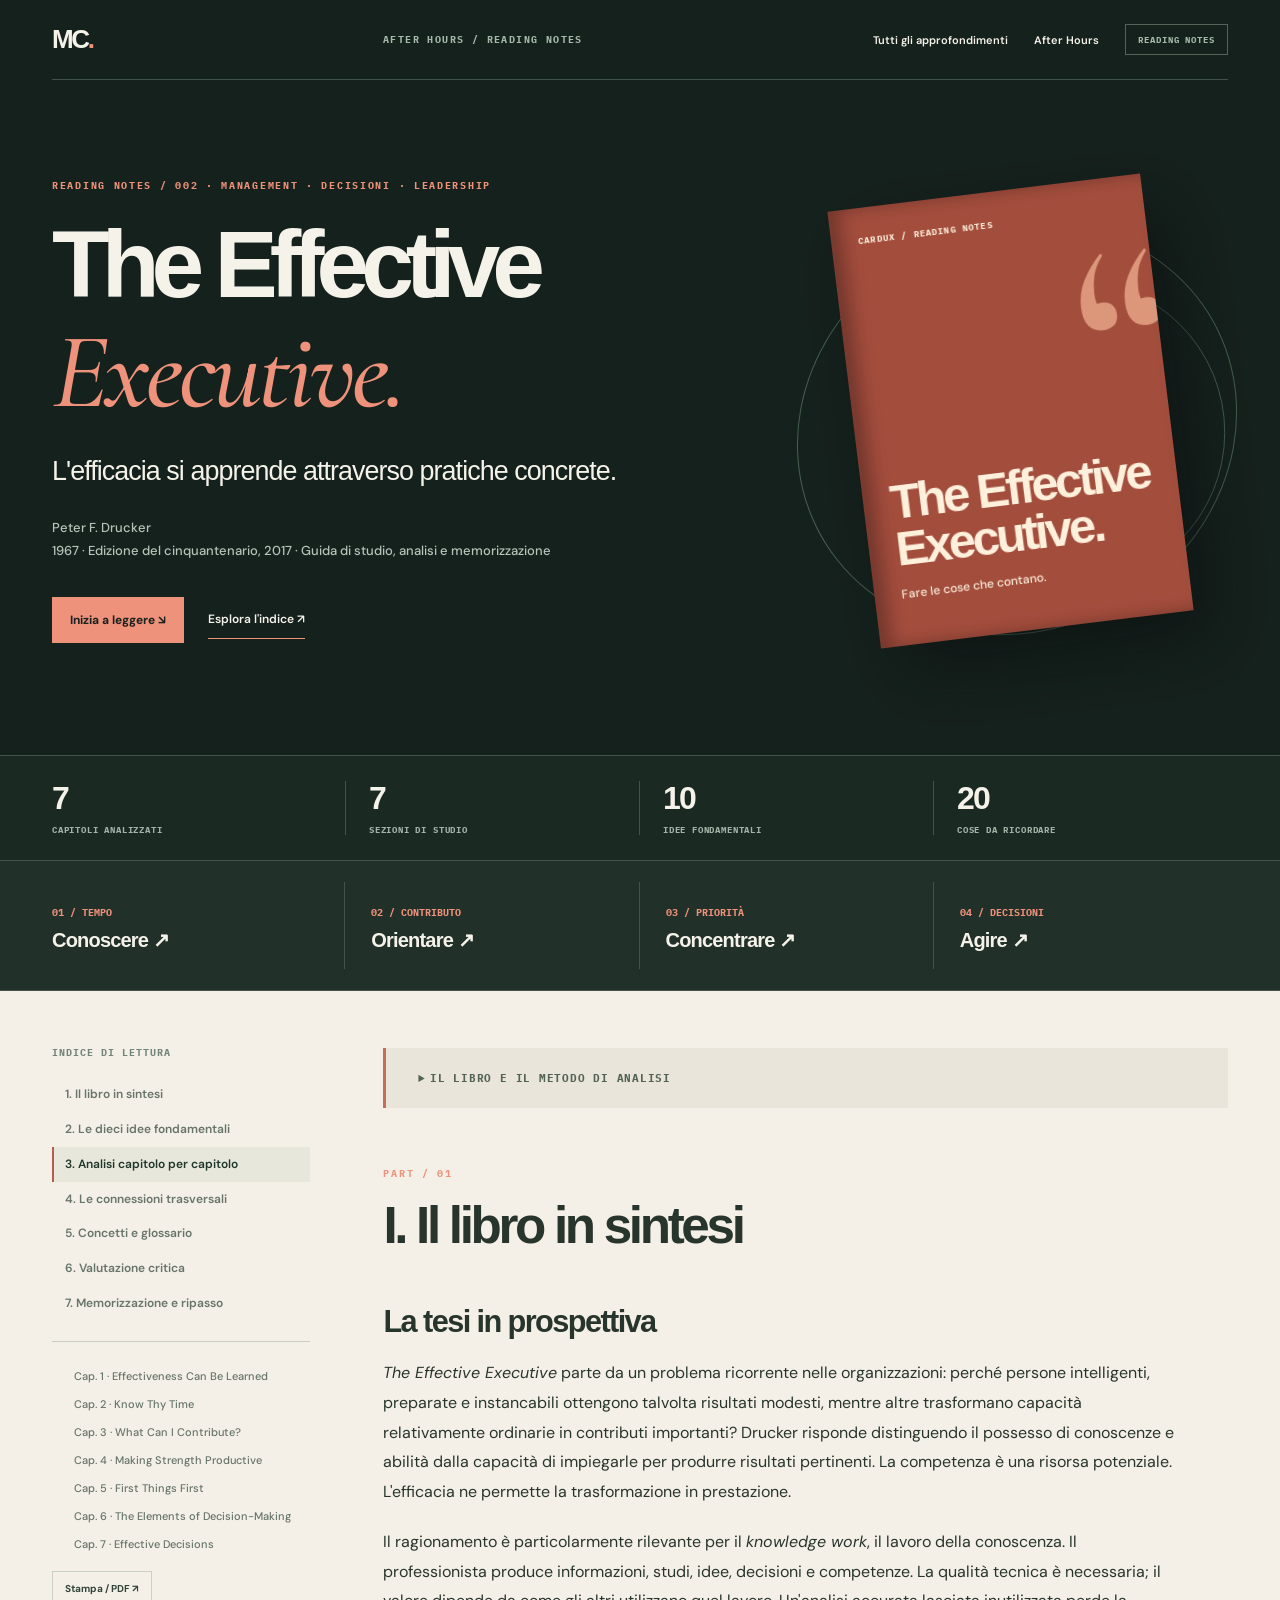
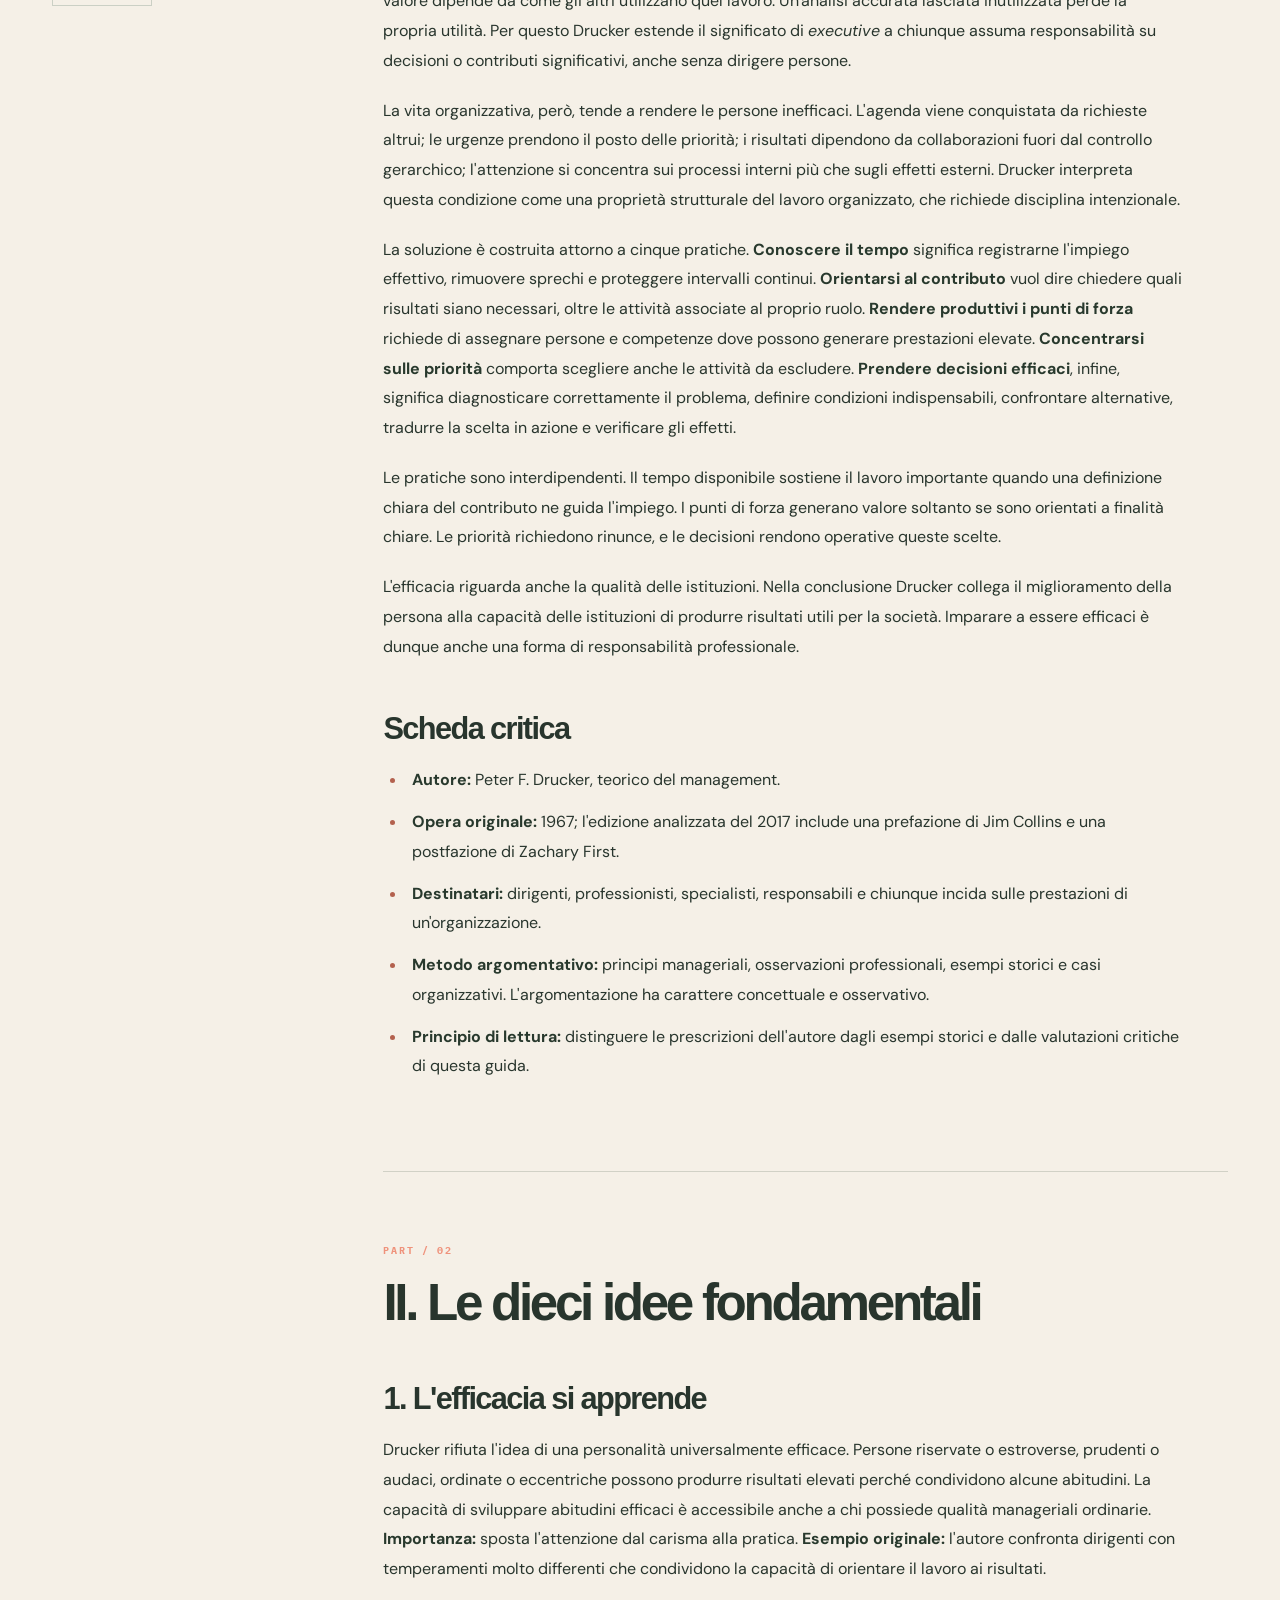
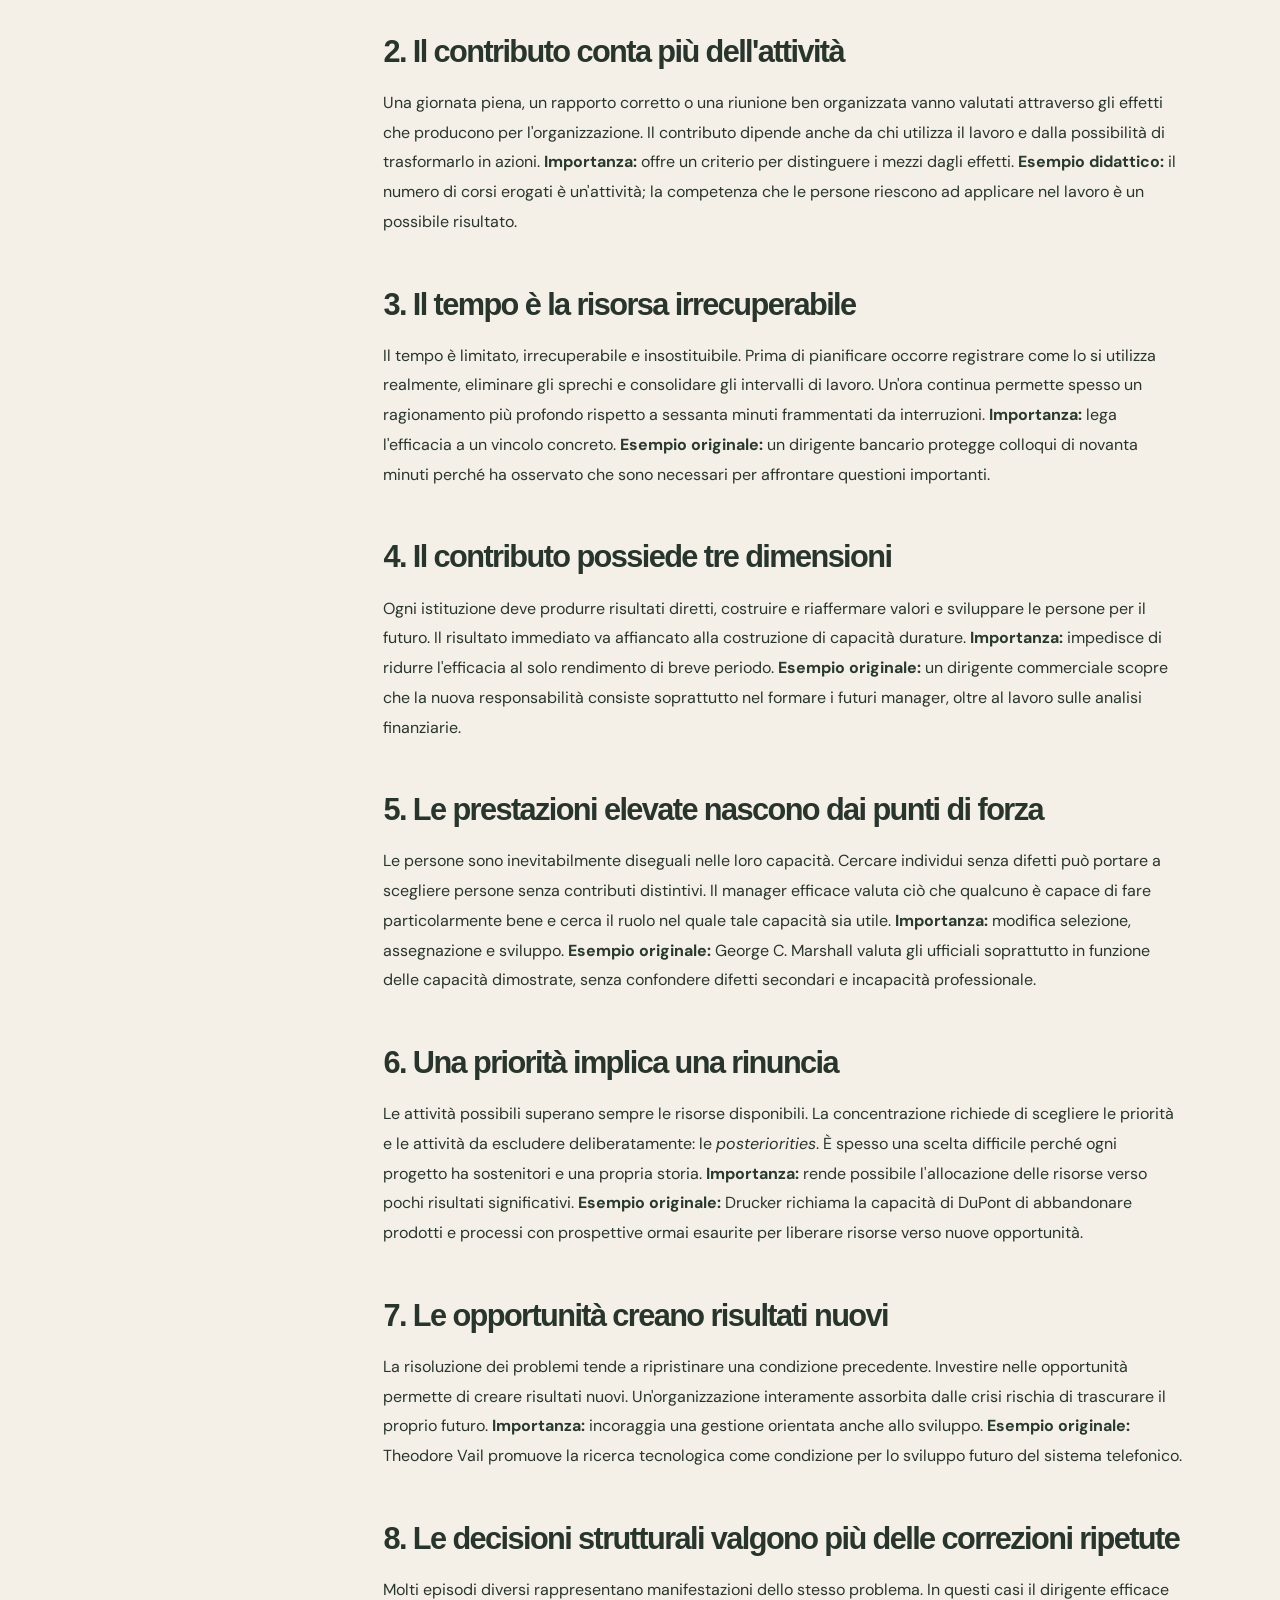
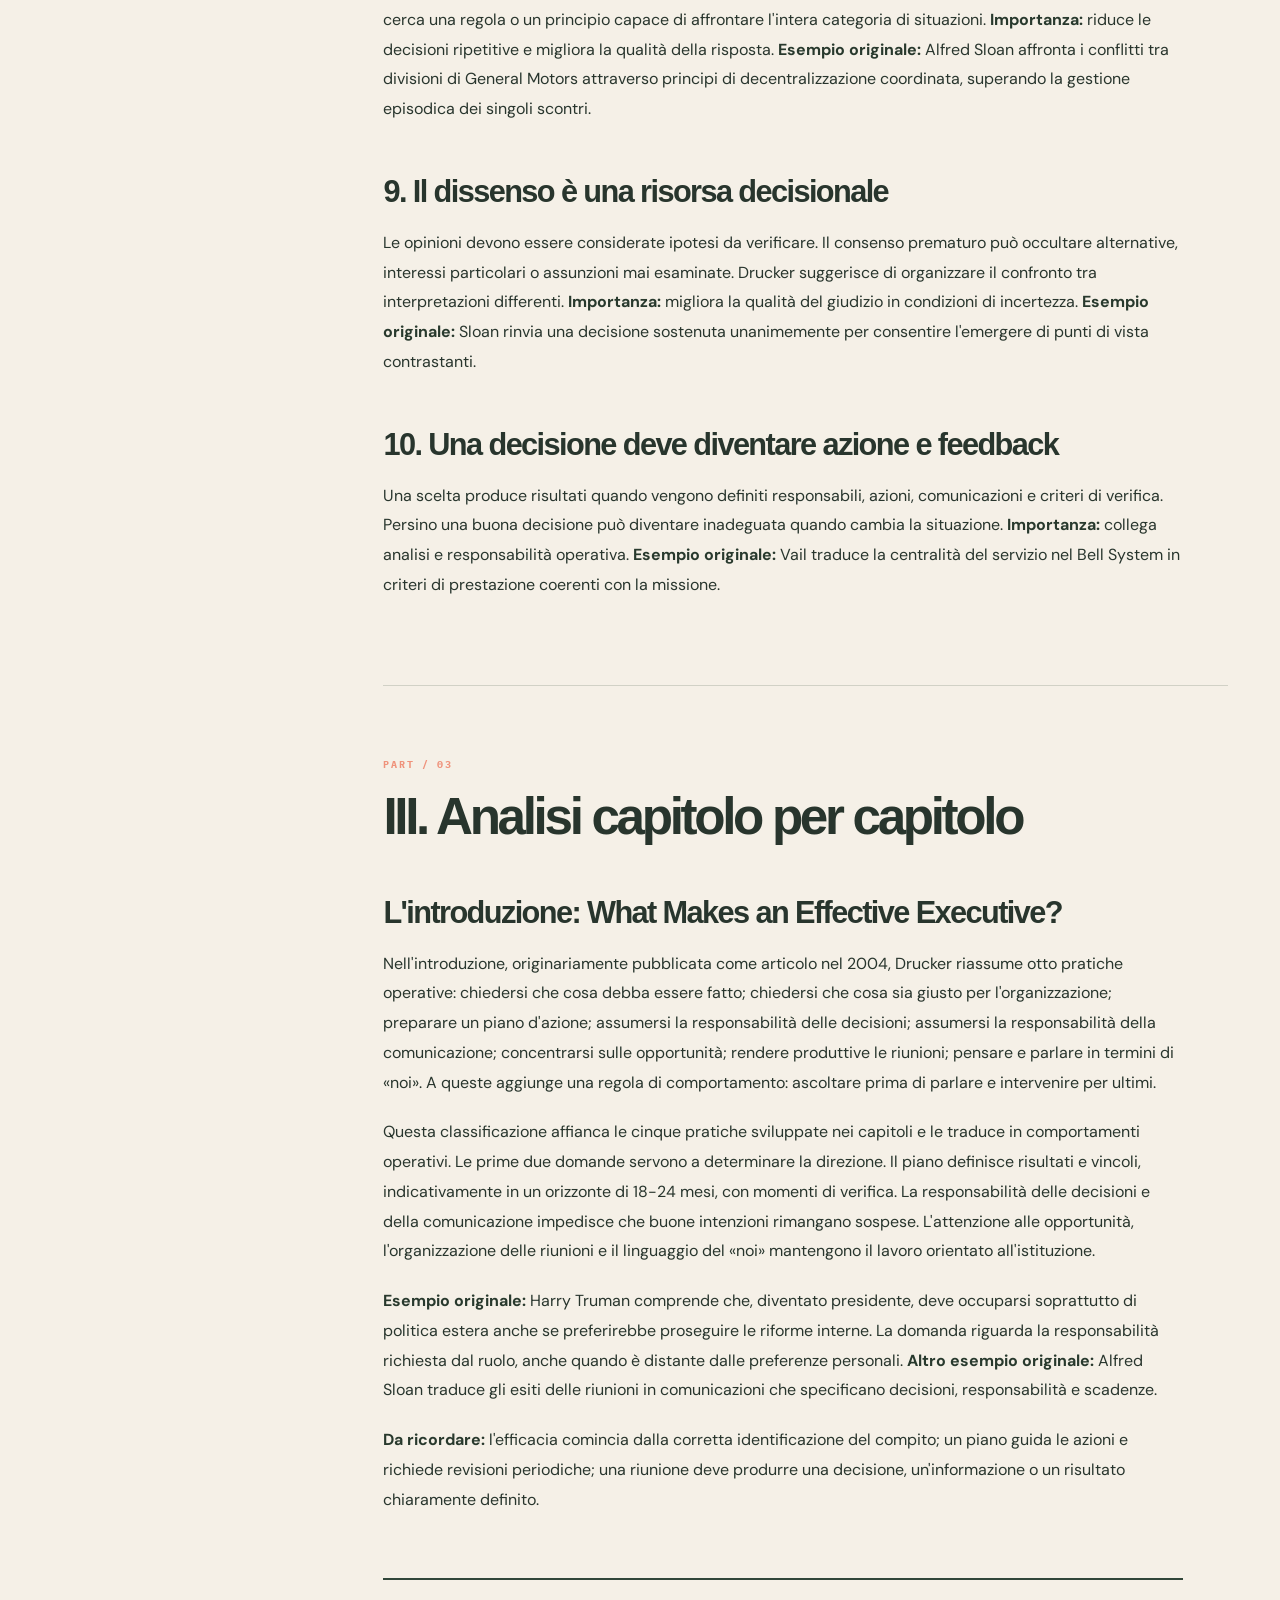
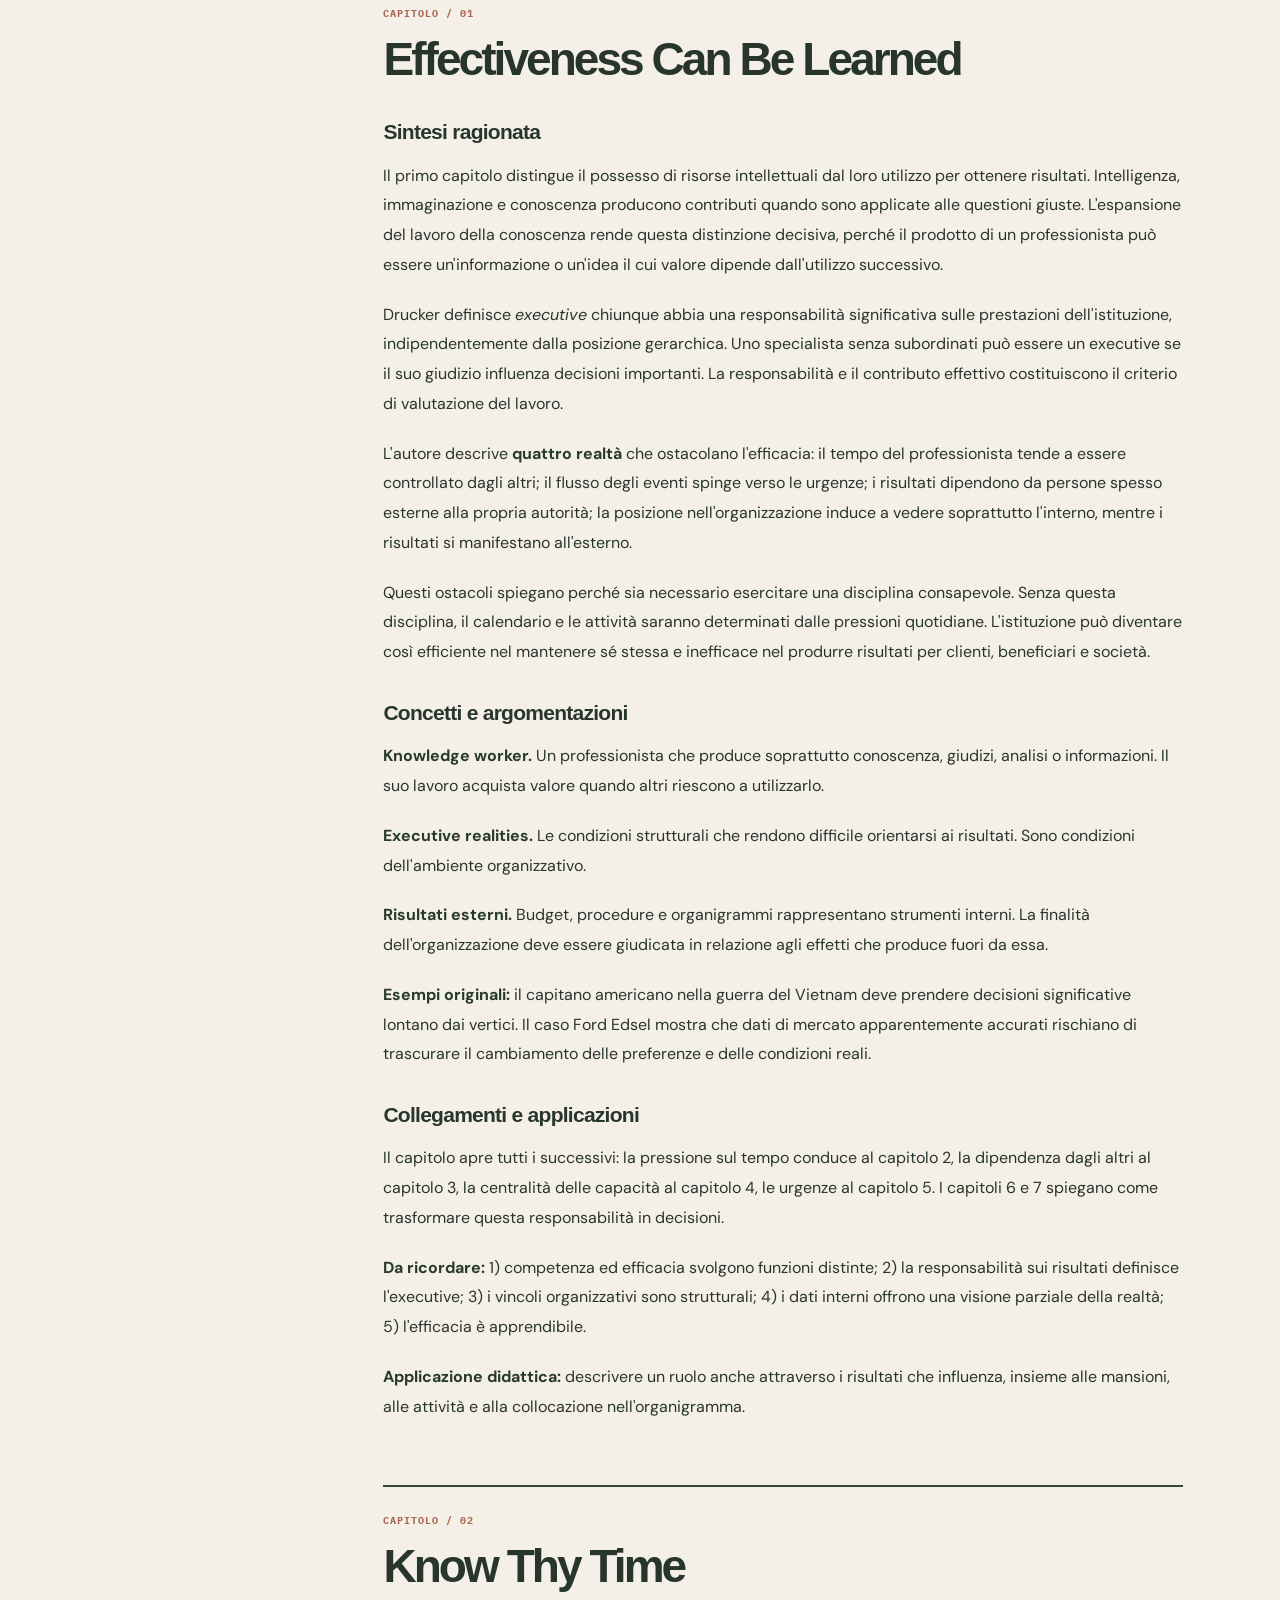
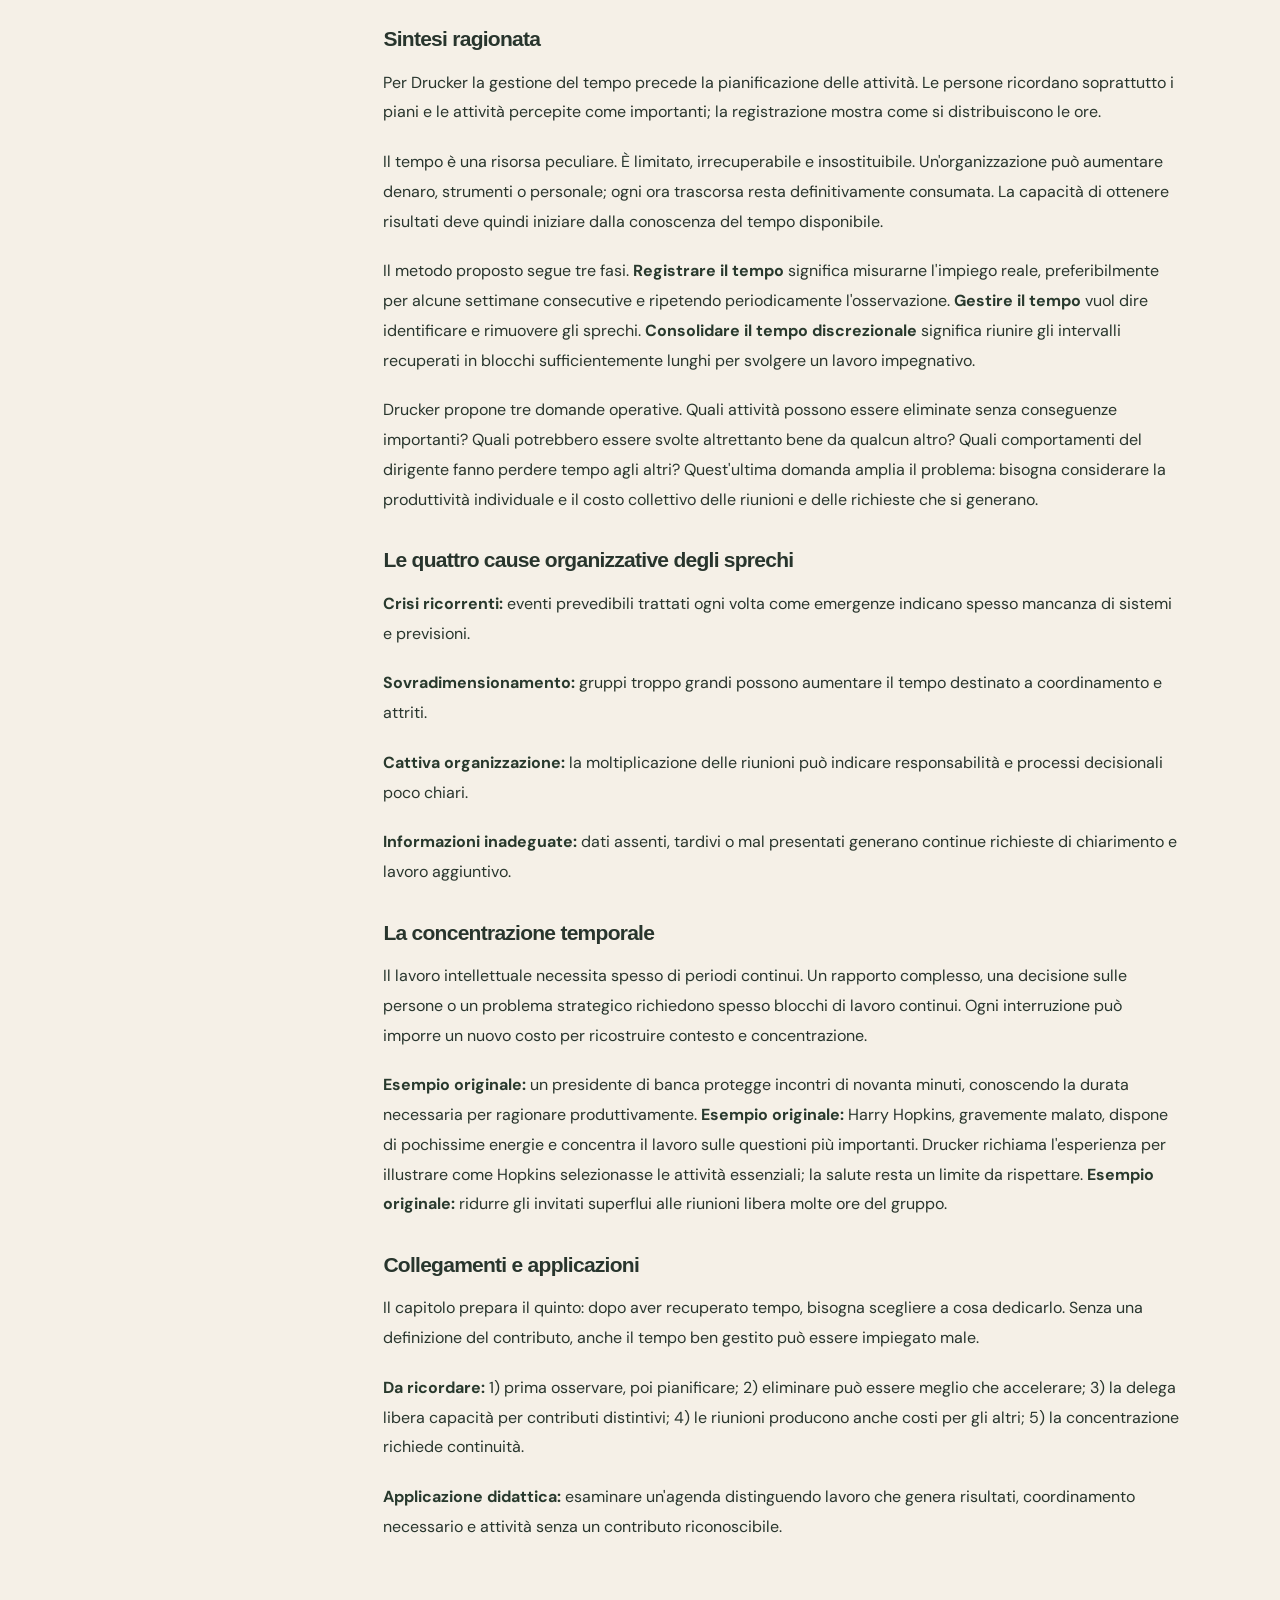
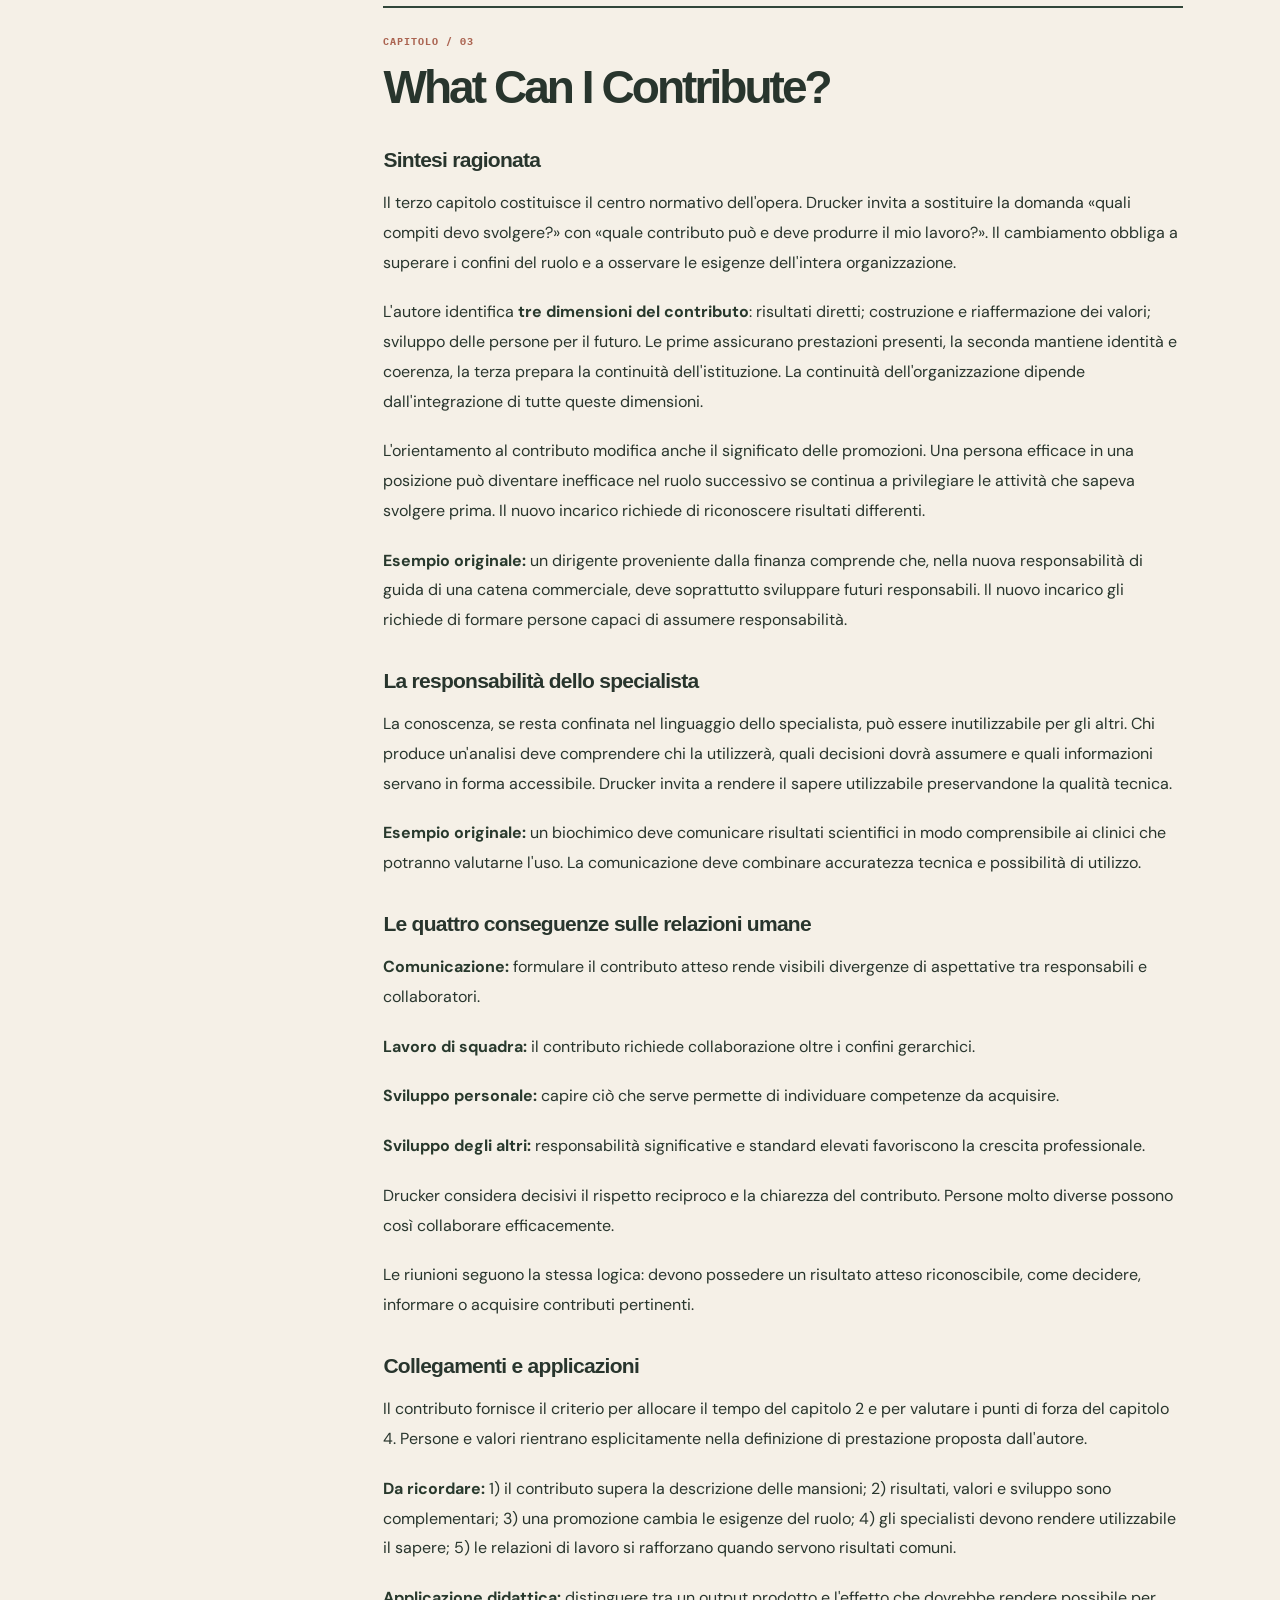
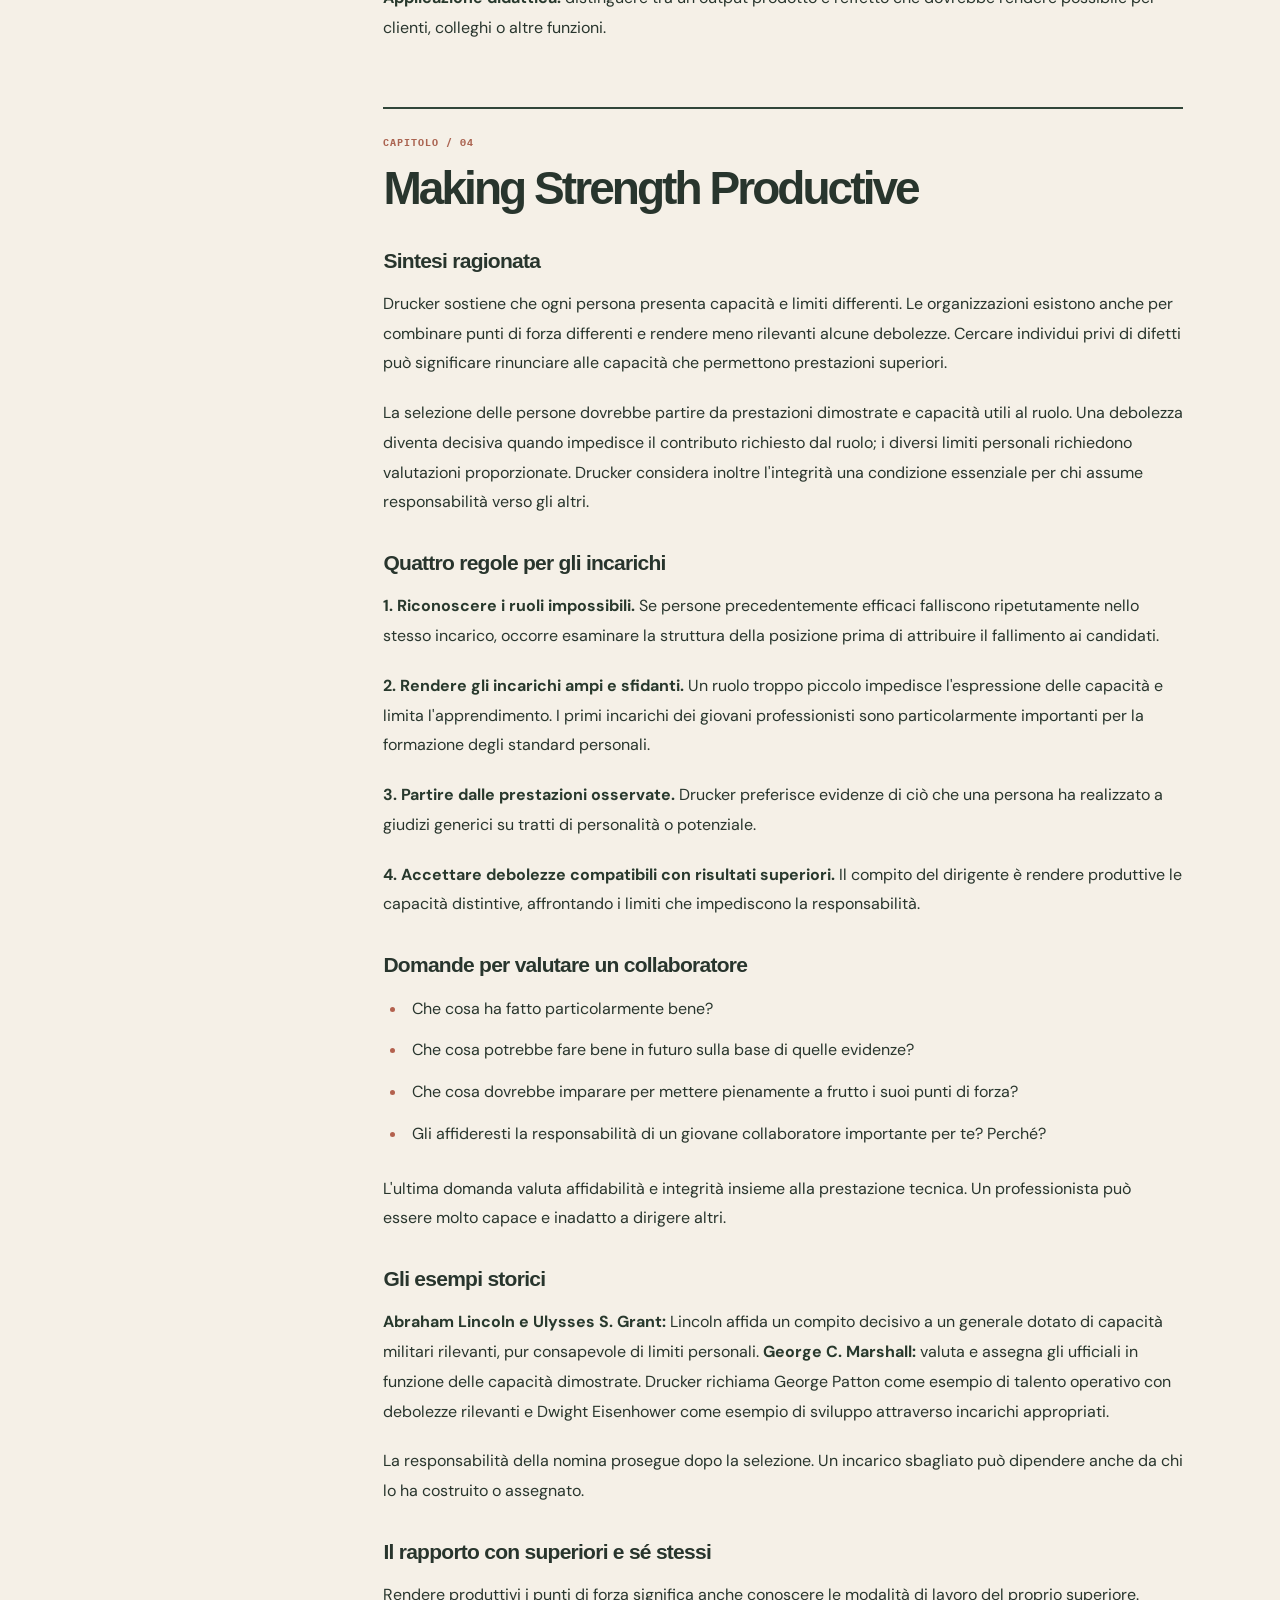
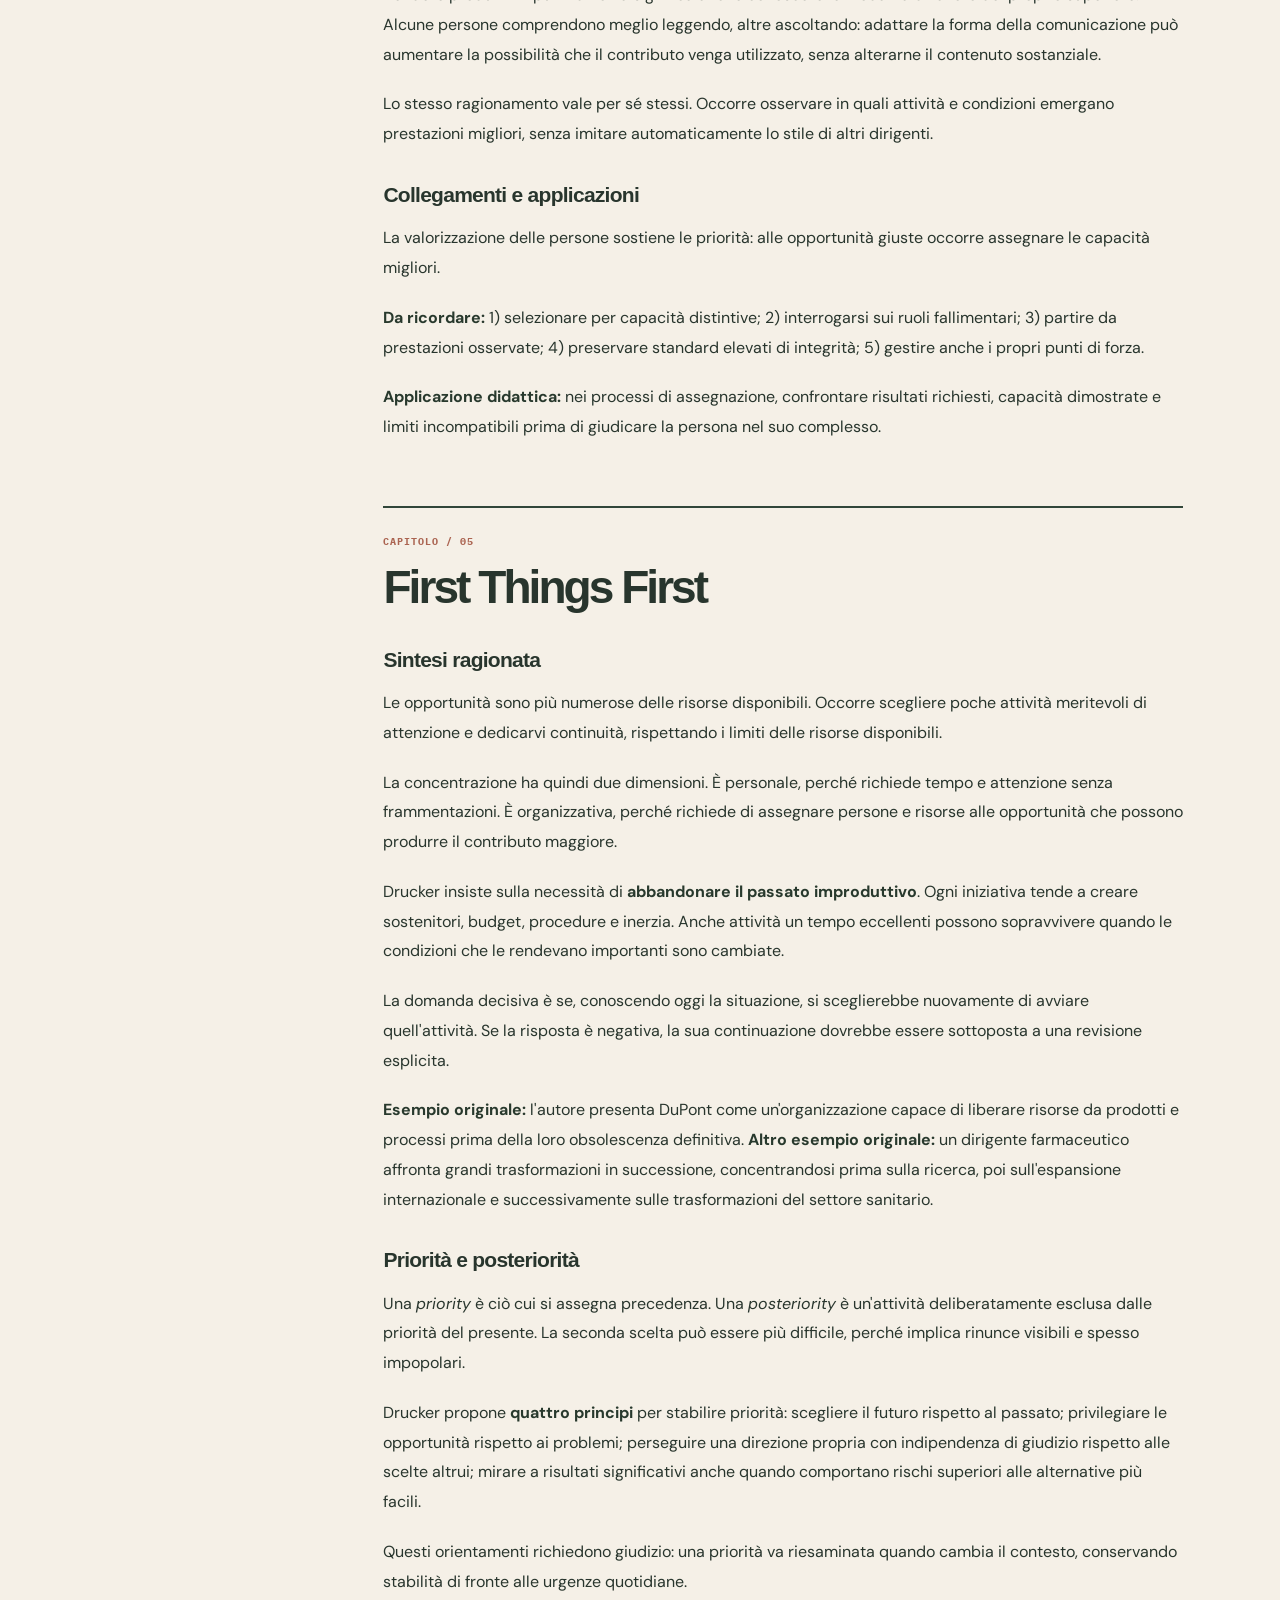
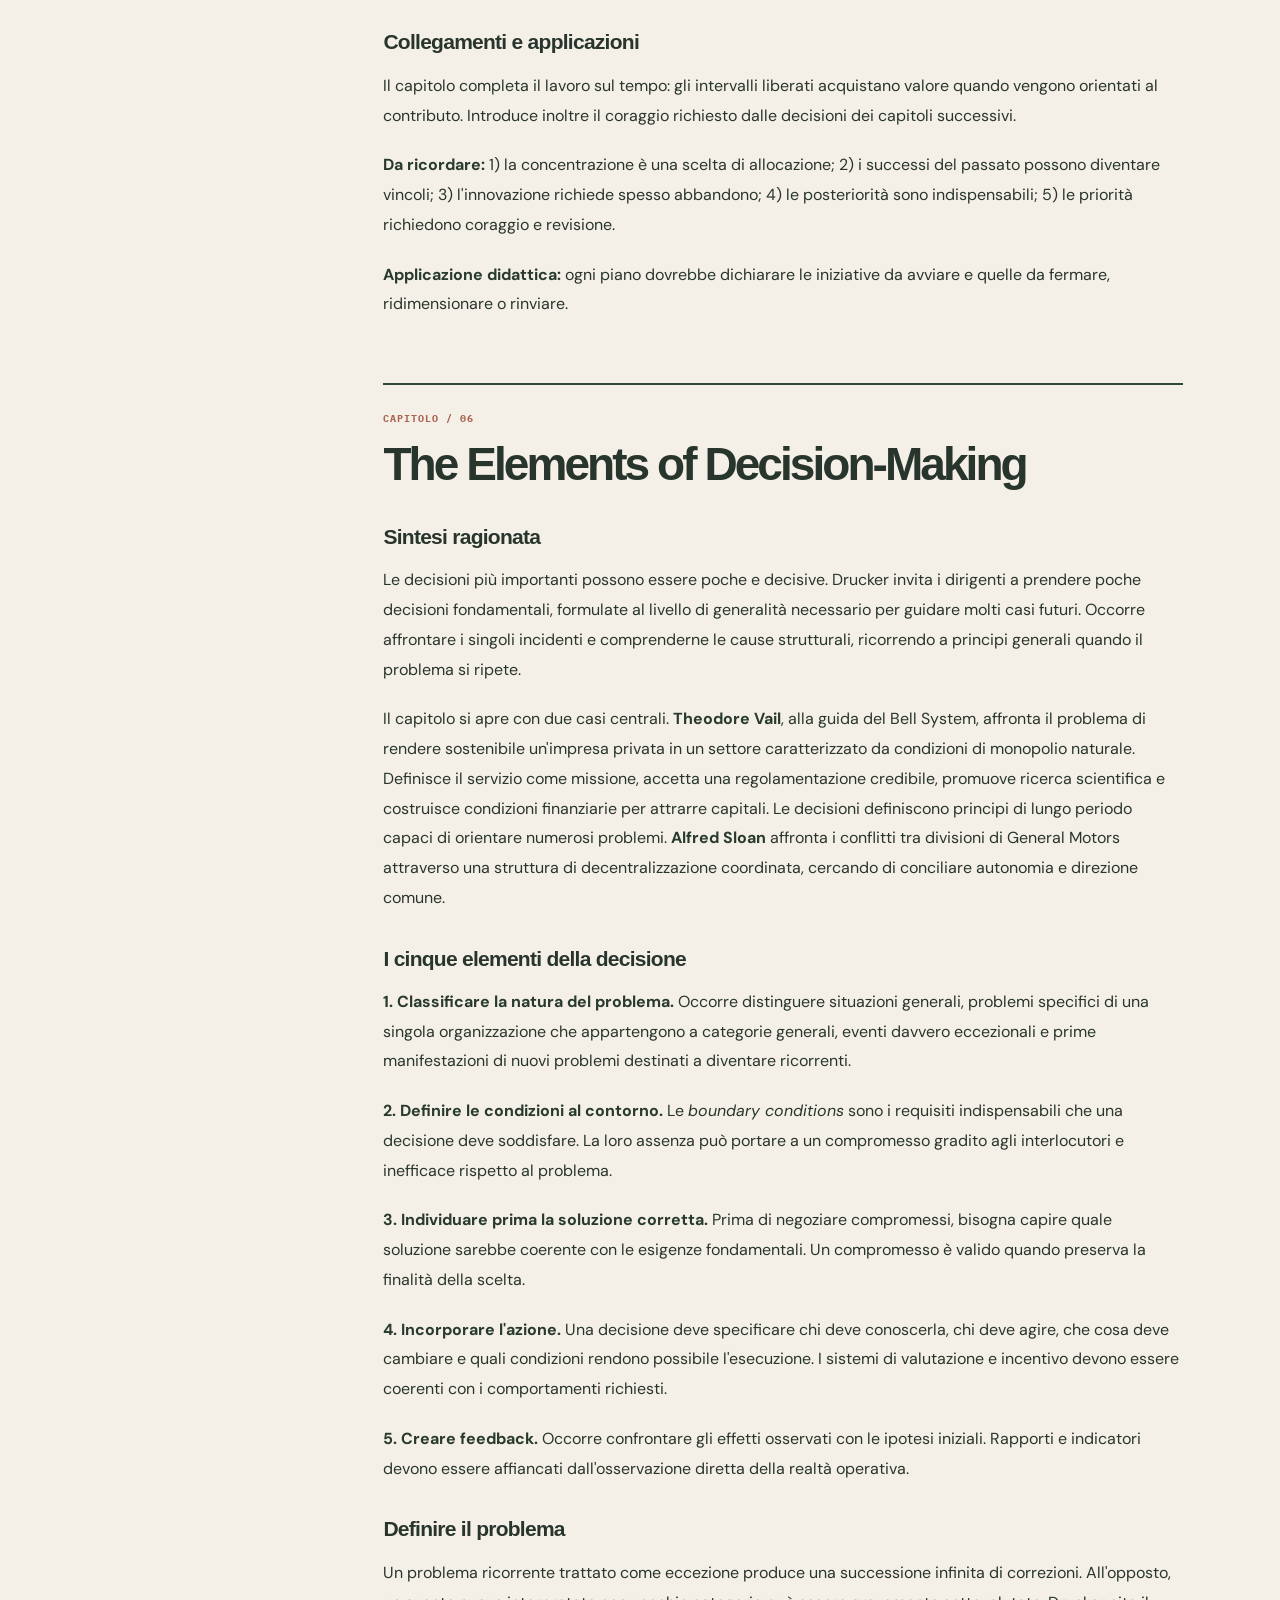
<file: insights/effective-executive/index.html>
<!doctype html>
<html lang="it">
<head><meta charset="utf-8"><meta name="viewport" content="width=device-width,initial-scale=1"><meta name="robots" content="index,follow"><link rel="canonical" href="https://hellocardux.github.io/books-library/insights/effective-executive/">
<meta name="description" content="Una guida approfondita alle cinque pratiche dell&#39;efficacia: tempo, contributo, punti di forza, priorità e decisioni. Sette capitoli, dieci idee fondamentali, analisi critica e ripasso."><meta name="theme-color" content="#15211d"><title>The Effective Executive | Reading Notes · Cardux Books</title>
<link rel="icon" type="image/svg+xml" href="../../favicon.svg"><link rel="preconnect" href="https://fonts.googleapis.com"><link rel="preconnect" href="https://fonts.gstatic.com" crossorigin>
<link href="https://fonts.googleapis.com/css2?family=Cormorant+Garamond:ital,wght@0,500;0,600;1,500;1,600&family=DM+Sans:wght@400;500;600;700&family=IBM+Plex+Mono:wght@400;500;600;700&display=swap" rel="stylesheet">
<link rel="stylesheet" href="../assets/article.css"><script defer src="../assets/article.js"></script></head><body class="rb-page">
<div id="reading-progress" class="rb-progress" aria-hidden="true"></div>
<header class="rb-nav rb-container"><a class="rb-brand" href="../../">MC<span>.</span></a><span class="rb-wordmark">AFTER HOURS / READING NOTES</span><nav class="rb-links" aria-label="Navigazione"><a href="../">Tutti gli approfondimenti</a><a class="hide-mobile" href="../../">After Hours</a><span class="rb-pill">READING NOTES</span></nav></header>
<main><section class="rb-container rb-hero" aria-labelledby="article-title"><div><div class="rb-eyebrow">READING NOTES / 002 · Management · Decisioni · Leadership</div>
<h1 id="article-title">The Effective <em>Executive.</em></h1>
<p class="rb-deck">L&#39;efficacia si apprende attraverso pratiche concrete.</p><p class="rb-byline">Peter F. Drucker<br>1967 · Edizione del cinquantenario, 2017 · Guida di studio, analisi e memorizzazione</p>
<div class="rb-hero-actions"><a class="rb-cta" href="#il-libro-in-sintesi">Inizia a leggere ↘</a><a class="rb-quiet" href="#reader-toc">Esplora l'indice ↗</a></div></div>
<div class="rb-cover-wrap" aria-hidden="true"><div class="rb-cover"><small>CARDUX / READING NOTES</small><div class="cover-quotation">“</div><div><h2>The Effective<br>Executive.</h2><p>Fare le cose che contano.</p></div></div></div>
</section><section class="rb-meta-band"><div class="rb-container rb-meta-grid"><div class="rb-meta-item"><strong>7</strong><span>CAPITOLI ANALIZZATI</span></div>
<div class="rb-meta-item"><strong>7</strong><span>SEZIONI DI STUDIO</span></div>
<div class="rb-meta-item"><strong>10</strong><span>IDEE FONDAMENTALI</span></div>
<div class="rb-meta-item"><strong>20</strong><span>COSE DA RICORDARE</span></div></div></section>
<section class="rb-process" aria-label="Modello centrale"><div class="rb-container rb-process-grid"><a href="#capitolo-2"><small>01 / TEMPO</small><strong>Conoscere ↗</strong></a>
<a href="#capitolo-3"><small>02 / CONTRIBUTO</small><strong>Orientare ↗</strong></a>
<a href="#capitolo-5"><small>03 / PRIORITÀ</small><strong>Concentrare ↗</strong></a>
<a href="#capitolo-6"><small>04 / DECISIONI</small><strong>Agire ↗</strong></a></div></section>
<section class="reader-surface"><div class="rb-container reader-layout"><aside class="reader-aside" aria-label="Indice"><h2>INDICE DI LETTURA</h2><nav id="reader-toc" aria-label="Sezioni e capitoli"></nav><div class="toc-tools"><button id="print-note" type="button">Stampa / PDF ↗</button></div></aside>
<div><details class="rb-mobile-toc"><summary>INDICE / VAI A UNA SEZIONE ▾</summary><nav id="mobile-nav" aria-label="Indice mobile"></nav></details>
<article class="reader-article" id="article"><div class="reader-intro"><details><summary>Il libro e il metodo di analisi</summary><div class="reading-prose"><h1>The Effective Executive</h1>
<p><strong>Peter F. Drucker · Guida di studio approfondita · Edizione del cinquantenario, 2017</strong></p>
<p><strong>Prima pubblicazione:</strong> 1967. <strong>Ambito:</strong> management, lavoro della conoscenza, comportamento organizzativo e processi decisionali.</p>
<p><strong>Tesi centrale.</strong> Essere efficaci significa produrre i risultati giusti attraverso pratiche che possono essere apprese. Questa guida ricostruisce l&#39;argomentazione dell&#39;autore, distingue esempi originali e interpretazioni, e conclude con strumenti di memorizzazione. La guida accompagna la lettura dell&#39;opera.</p></div></details></div>

<section class="reading-section" id="il-libro-in-sintesi"><header class="chapter-section-header"><span class="kicker">PART / 01</span><h2>I. Il libro in sintesi</h2></header><div class="reading-prose">


<h3 id="la-tesi-in-prospettiva">La tesi in prospettiva</h3>

<p><em>The Effective Executive</em> parte da un problema ricorrente nelle organizzazioni: perché persone intelligenti, preparate e instancabili ottengono talvolta risultati modesti, mentre altre trasformano capacità relativamente ordinarie in contributi importanti? Drucker risponde distinguendo il possesso di conoscenze e abilità dalla capacità di impiegarle per produrre risultati pertinenti. La competenza è una risorsa potenziale. L&#39;efficacia ne permette la trasformazione in prestazione.</p>
<p>Il ragionamento è particolarmente rilevante per il <em>knowledge work</em>, il lavoro della conoscenza. Il professionista produce informazioni, studi, idee, decisioni e competenze. La qualità tecnica è necessaria; il valore dipende da come gli altri utilizzano quel lavoro. Un&#39;analisi accurata lasciata inutilizzata perde la propria utilità. Per questo Drucker estende il significato di <em>executive</em> a chiunque assuma responsabilità su decisioni o contributi significativi, anche senza dirigere persone.</p>
<p>La vita organizzativa, però, tende a rendere le persone inefficaci. L&#39;agenda viene conquistata da richieste altrui; le urgenze prendono il posto delle priorità; i risultati dipendono da collaborazioni fuori dal controllo gerarchico; l&#39;attenzione si concentra sui processi interni più che sugli effetti esterni. Drucker interpreta questa condizione come una proprietà strutturale del lavoro organizzato, che richiede disciplina intenzionale.</p>
<p>La soluzione è costruita attorno a cinque pratiche. <strong>Conoscere il tempo</strong> significa registrarne l&#39;impiego effettivo, rimuovere sprechi e proteggere intervalli continui. <strong>Orientarsi al contributo</strong> vuol dire chiedere quali risultati siano necessari, oltre le attività associate al proprio ruolo. <strong>Rendere produttivi i punti di forza</strong> richiede di assegnare persone e competenze dove possono generare prestazioni elevate. <strong>Concentrarsi sulle priorità</strong> comporta scegliere anche le attività da escludere. <strong>Prendere decisioni efficaci</strong>, infine, significa diagnosticare correttamente il problema, definire condizioni indispensabili, confrontare alternative, tradurre la scelta in azione e verificare gli effetti.</p>
<p>Le pratiche sono interdipendenti. Il tempo disponibile sostiene il lavoro importante quando una definizione chiara del contributo ne guida l&#39;impiego. I punti di forza generano valore soltanto se sono orientati a finalità chiare. Le priorità richiedono rinunce, e le decisioni rendono operative queste scelte.</p>
<p>L&#39;efficacia riguarda anche la qualità delle istituzioni. Nella conclusione Drucker collega il miglioramento della persona alla capacità delle istituzioni di produrre risultati utili per la società. Imparare a essere efficaci è dunque anche una forma di responsabilità professionale.</p>

<h3 id="scheda-critica">Scheda critica</h3>

<ul><li><strong>Autore:</strong> Peter F. Drucker, teorico del management.</li><li><strong>Opera originale:</strong> 1967; l&#39;edizione analizzata del 2017 include una prefazione di Jim Collins e una postfazione di Zachary First.</li><li><strong>Destinatari:</strong> dirigenti, professionisti, specialisti, responsabili e chiunque incida sulle prestazioni di un&#39;organizzazione.</li><li><strong>Metodo argomentativo:</strong> principi manageriali, osservazioni professionali, esempi storici e casi organizzativi. L&#39;argomentazione ha carattere concettuale e osservativo.</li><li><strong>Principio di lettura:</strong> distinguere le prescrizioni dell&#39;autore dagli esempi storici e dalle valutazioni critiche di questa guida.</li></ul>

</div></section>
<section class="reading-section" id="le-dieci-idee-fondamentali"><header class="chapter-section-header"><span class="kicker">PART / 02</span><h2>II. Le dieci idee fondamentali</h2></header><div class="reading-prose">


<h3 id="1-l39efficacia-si-apprende">1. L&#39;efficacia si apprende</h3>

<p>Drucker rifiuta l&#39;idea di una personalità universalmente efficace. Persone riservate o estroverse, prudenti o audaci, ordinate o eccentriche possono produrre risultati elevati perché condividono alcune abitudini. La capacità di sviluppare abitudini efficaci è accessibile anche a chi possiede qualità manageriali ordinarie. <strong>Importanza:</strong> sposta l&#39;attenzione dal carisma alla pratica. <strong>Esempio originale:</strong> l&#39;autore confronta dirigenti con temperamenti molto differenti che condividono la capacità di orientare il lavoro ai risultati.</p>

<h3 id="2-il-contributo-conta-piu-dell39attivita">2. Il contributo conta più dell&#39;attività</h3>

<p>Una giornata piena, un rapporto corretto o una riunione ben organizzata vanno valutati attraverso gli effetti che producono per l&#39;organizzazione. Il contributo dipende anche da chi utilizza il lavoro e dalla possibilità di trasformarlo in azioni. <strong>Importanza:</strong> offre un criterio per distinguere i mezzi dagli effetti. <strong>Esempio didattico:</strong> il numero di corsi erogati è un&#39;attività; la competenza che le persone riescono ad applicare nel lavoro è un possibile risultato.</p>

<h3 id="3-il-tempo-e-la-risorsa-irrecuperabile">3. Il tempo è la risorsa irrecuperabile</h3>

<p>Il tempo è limitato, irrecuperabile e insostituibile. Prima di pianificare occorre registrare come lo si utilizza realmente, eliminare gli sprechi e consolidare gli intervalli di lavoro. Un&#39;ora continua permette spesso un ragionamento più profondo rispetto a sessanta minuti frammentati da interruzioni. <strong>Importanza:</strong> lega l&#39;efficacia a un vincolo concreto. <strong>Esempio originale:</strong> un dirigente bancario protegge colloqui di novanta minuti perché ha osservato che sono necessari per affrontare questioni importanti.</p>

<h3 id="4-il-contributo-possiede-tre-dimensioni">4. Il contributo possiede tre dimensioni</h3>

<p>Ogni istituzione deve produrre risultati diretti, costruire e riaffermare valori e sviluppare le persone per il futuro. Il risultato immediato va affiancato alla costruzione di capacità durature. <strong>Importanza:</strong> impedisce di ridurre l&#39;efficacia al solo rendimento di breve periodo. <strong>Esempio originale:</strong> un dirigente commerciale scopre che la nuova responsabilità consiste soprattutto nel formare i futuri manager, oltre al lavoro sulle analisi finanziarie.</p>

<h3 id="5-le-prestazioni-elevate-nascono-dai-punti-di-forza">5. Le prestazioni elevate nascono dai punti di forza</h3>

<p>Le persone sono inevitabilmente diseguali nelle loro capacità. Cercare individui senza difetti può portare a scegliere persone senza contributi distintivi. Il manager efficace valuta ciò che qualcuno è capace di fare particolarmente bene e cerca il ruolo nel quale tale capacità sia utile. <strong>Importanza:</strong> modifica selezione, assegnazione e sviluppo. <strong>Esempio originale:</strong> George C. Marshall valuta gli ufficiali soprattutto in funzione delle capacità dimostrate, senza confondere difetti secondari e incapacità professionale.</p>

<h3 id="6-una-priorita-implica-una-rinuncia">6. Una priorità implica una rinuncia</h3>

<p>Le attività possibili superano sempre le risorse disponibili. La concentrazione richiede di scegliere le priorità e le attività da escludere deliberatamente: le <em>posteriorities</em>. È spesso una scelta difficile perché ogni progetto ha sostenitori e una propria storia. <strong>Importanza:</strong> rende possibile l&#39;allocazione delle risorse verso pochi risultati significativi. <strong>Esempio originale:</strong> Drucker richiama la capacità di DuPont di abbandonare prodotti e processi con prospettive ormai esaurite per liberare risorse verso nuove opportunità.</p>

<h3 id="7-le-opportunita-creano-risultati-nuovi">7. Le opportunità creano risultati nuovi</h3>

<p>La risoluzione dei problemi tende a ripristinare una condizione precedente. Investire nelle opportunità permette di creare risultati nuovi. Un&#39;organizzazione interamente assorbita dalle crisi rischia di trascurare il proprio futuro. <strong>Importanza:</strong> incoraggia una gestione orientata anche allo sviluppo. <strong>Esempio originale:</strong> Theodore Vail promuove la ricerca tecnologica come condizione per lo sviluppo futuro del sistema telefonico.</p>

<h3 id="8-le-decisioni-strutturali-valgono-piu-delle-correzioni-ripetute">8. Le decisioni strutturali valgono più delle correzioni ripetute</h3>

<p>Molti episodi diversi rappresentano manifestazioni dello stesso problema. In questi casi il dirigente efficace cerca una regola o un principio capace di affrontare l&#39;intera categoria di situazioni. <strong>Importanza:</strong> riduce le decisioni ripetitive e migliora la qualità della risposta. <strong>Esempio originale:</strong> Alfred Sloan affronta i conflitti tra divisioni di General Motors attraverso principi di decentralizzazione coordinata, superando la gestione episodica dei singoli scontri.</p>

<h3 id="9-il-dissenso-e-una-risorsa-decisionale">9. Il dissenso è una risorsa decisionale</h3>

<p>Le opinioni devono essere considerate ipotesi da verificare. Il consenso prematuro può occultare alternative, interessi particolari o assunzioni mai esaminate. Drucker suggerisce di organizzare il confronto tra interpretazioni differenti. <strong>Importanza:</strong> migliora la qualità del giudizio in condizioni di incertezza. <strong>Esempio originale:</strong> Sloan rinvia una decisione sostenuta unanimemente per consentire l&#39;emergere di punti di vista contrastanti.</p>

<h3 id="10-una-decisione-deve-diventare-azione-e-feedback">10. Una decisione deve diventare azione e feedback</h3>

<p>Una scelta produce risultati quando vengono definiti responsabili, azioni, comunicazioni e criteri di verifica. Persino una buona decisione può diventare inadeguata quando cambia la situazione. <strong>Importanza:</strong> collega analisi e responsabilità operativa. <strong>Esempio originale:</strong> Vail traduce la centralità del servizio nel Bell System in criteri di prestazione coerenti con la missione.</p>

</div></section>
<section class="reading-section" id="analisi-capitolo-per-capitolo"><header class="chapter-section-header"><span class="kicker">PART / 03</span><h2>III. Analisi capitolo per capitolo</h2></header><div class="reading-prose">


<h3 id="l39introduzione-what-makes-an-effective-executive">L&#39;introduzione: What Makes an Effective Executive?</h3>

<p>Nell&#39;introduzione, originariamente pubblicata come articolo nel 2004, Drucker riassume otto pratiche operative: chiedersi che cosa debba essere fatto; chiedersi che cosa sia giusto per l&#39;organizzazione; preparare un piano d&#39;azione; assumersi la responsabilità delle decisioni; assumersi la responsabilità della comunicazione; concentrarsi sulle opportunità; rendere produttive le riunioni; pensare e parlare in termini di «noi». A queste aggiunge una regola di comportamento: ascoltare prima di parlare e intervenire per ultimi.</p>
<p>Questa classificazione affianca le cinque pratiche sviluppate nei capitoli e le traduce in comportamenti operativi. Le prime due domande servono a determinare la direzione. Il piano definisce risultati e vincoli, indicativamente in un orizzonte di 18-24 mesi, con momenti di verifica. La responsabilità delle decisioni e della comunicazione impedisce che buone intenzioni rimangano sospese. L&#39;attenzione alle opportunità, l&#39;organizzazione delle riunioni e il linguaggio del «noi» mantengono il lavoro orientato all&#39;istituzione.</p>
<p><strong>Esempio originale:</strong> Harry Truman comprende che, diventato presidente, deve occuparsi soprattutto di politica estera anche se preferirebbe proseguire le riforme interne. La domanda riguarda la responsabilità richiesta dal ruolo, anche quando è distante dalle preferenze personali. <strong>Altro esempio originale:</strong> Alfred Sloan traduce gli esiti delle riunioni in comunicazioni che specificano decisioni, responsabilità e scadenze.</p>
<p><strong>Da ricordare:</strong> l&#39;efficacia comincia dalla corretta identificazione del compito; un piano guida le azioni e richiede revisioni periodiche; una riunione deve produrre una decisione, un&#39;informazione o un risultato chiaramente definito.</p>

<div class="chapter-break" id="capitolo-1"><div class="chapter-index">CAPITOLO / 01</div><h3>Effectiveness Can Be Learned</h3></div>


<h4 id="sintesi-ragionata">Sintesi ragionata</h4>

<p>Il primo capitolo distingue il possesso di risorse intellettuali dal loro utilizzo per ottenere risultati. Intelligenza, immaginazione e conoscenza producono contributi quando sono applicate alle questioni giuste. L&#39;espansione del lavoro della conoscenza rende questa distinzione decisiva, perché il prodotto di un professionista può essere un&#39;informazione o un&#39;idea il cui valore dipende dall&#39;utilizzo successivo.</p>
<p>Drucker definisce <em>executive</em> chiunque abbia una responsabilità significativa sulle prestazioni dell&#39;istituzione, indipendentemente dalla posizione gerarchica. Uno specialista senza subordinati può essere un executive se il suo giudizio influenza decisioni importanti. La responsabilità e il contributo effettivo costituiscono il criterio di valutazione del lavoro.</p>
<p>L&#39;autore descrive <strong>quattro realtà</strong> che ostacolano l&#39;efficacia: il tempo del professionista tende a essere controllato dagli altri; il flusso degli eventi spinge verso le urgenze; i risultati dipendono da persone spesso esterne alla propria autorità; la posizione nell&#39;organizzazione induce a vedere soprattutto l&#39;interno, mentre i risultati si manifestano all&#39;esterno.</p>
<p>Questi ostacoli spiegano perché sia necessario esercitare una disciplina consapevole. Senza questa disciplina, il calendario e le attività saranno determinati dalle pressioni quotidiane. L&#39;istituzione può diventare così efficiente nel mantenere sé stessa e inefficace nel produrre risultati per clienti, beneficiari e società.</p>

<h4 id="concetti-e-argomentazioni">Concetti e argomentazioni</h4>

<p><strong>Knowledge worker.</strong> Un professionista che produce soprattutto conoscenza, giudizi, analisi o informazioni. Il suo lavoro acquista valore quando altri riescono a utilizzarlo.</p>
<p><strong>Executive realities.</strong> Le condizioni strutturali che rendono difficile orientarsi ai risultati. Sono condizioni dell&#39;ambiente organizzativo.</p>
<p><strong>Risultati esterni.</strong> Budget, procedure e organigrammi rappresentano strumenti interni. La finalità dell&#39;organizzazione deve essere giudicata in relazione agli effetti che produce fuori da essa.</p>
<p><strong>Esempi originali:</strong> il capitano americano nella guerra del Vietnam deve prendere decisioni significative lontano dai vertici. Il caso Ford Edsel mostra che dati di mercato apparentemente accurati rischiano di trascurare il cambiamento delle preferenze e delle condizioni reali.</p>

<h4 id="collegamenti-e-applicazioni">Collegamenti e applicazioni</h4>

<p>Il capitolo apre tutti i successivi: la pressione sul tempo conduce al capitolo 2, la dipendenza dagli altri al capitolo 3, la centralità delle capacità al capitolo 4, le urgenze al capitolo 5. I capitoli 6 e 7 spiegano come trasformare questa responsabilità in decisioni.</p>
<p><strong>Da ricordare:</strong> 1) competenza ed efficacia svolgono funzioni distinte; 2) la responsabilità sui risultati definisce l&#39;executive; 3) i vincoli organizzativi sono strutturali; 4) i dati interni offrono una visione parziale della realtà; 5) l&#39;efficacia è apprendibile.</p>
<p><strong>Applicazione didattica:</strong> descrivere un ruolo anche attraverso i risultati che influenza, insieme alle mansioni, alle attività e alla collocazione nell&#39;organigramma.</p>

<div class="chapter-break" id="capitolo-2"><div class="chapter-index">CAPITOLO / 02</div><h3>Know Thy Time</h3></div>


<h4 id="sintesi-ragionata-2">Sintesi ragionata</h4>

<p>Per Drucker la gestione del tempo precede la pianificazione delle attività. Le persone ricordano soprattutto i piani e le attività percepite come importanti; la registrazione mostra come si distribuiscono le ore.</p>
<p>Il tempo è una risorsa peculiare. È limitato, irrecuperabile e insostituibile. Un&#39;organizzazione può aumentare denaro, strumenti o personale; ogni ora trascorsa resta definitivamente consumata. La capacità di ottenere risultati deve quindi iniziare dalla conoscenza del tempo disponibile.</p>
<p>Il metodo proposto segue tre fasi. <strong>Registrare il tempo</strong> significa misurarne l&#39;impiego reale, preferibilmente per alcune settimane consecutive e ripetendo periodicamente l&#39;osservazione. <strong>Gestire il tempo</strong> vuol dire identificare e rimuovere gli sprechi. <strong>Consolidare il tempo discrezionale</strong> significa riunire gli intervalli recuperati in blocchi sufficientemente lunghi per svolgere un lavoro impegnativo.</p>
<p>Drucker propone tre domande operative. Quali attività possono essere eliminate senza conseguenze importanti? Quali potrebbero essere svolte altrettanto bene da qualcun altro? Quali comportamenti del dirigente fanno perdere tempo agli altri? Quest&#39;ultima domanda amplia il problema: bisogna considerare la produttività individuale e il costo collettivo delle riunioni e delle richieste che si generano.</p>

<h4 id="le-quattro-cause-organizzative-degli-sprechi">Le quattro cause organizzative degli sprechi</h4>

<p><strong>Crisi ricorrenti:</strong> eventi prevedibili trattati ogni volta come emergenze indicano spesso mancanza di sistemi e previsioni.</p>
<p><strong>Sovradimensionamento:</strong> gruppi troppo grandi possono aumentare il tempo destinato a coordinamento e attriti.</p>
<p><strong>Cattiva organizzazione:</strong> la moltiplicazione delle riunioni può indicare responsabilità e processi decisionali poco chiari.</p>
<p><strong>Informazioni inadeguate:</strong> dati assenti, tardivi o mal presentati generano continue richieste di chiarimento e lavoro aggiuntivo.</p>

<h4 id="la-concentrazione-temporale">La concentrazione temporale</h4>

<p>Il lavoro intellettuale necessita spesso di periodi continui. Un rapporto complesso, una decisione sulle persone o un problema strategico richiedono spesso blocchi di lavoro continui. Ogni interruzione può imporre un nuovo costo per ricostruire contesto e concentrazione.</p>
<p><strong>Esempio originale:</strong> un presidente di banca protegge incontri di novanta minuti, conoscendo la durata necessaria per ragionare produttivamente. <strong>Esempio originale:</strong> Harry Hopkins, gravemente malato, dispone di pochissime energie e concentra il lavoro sulle questioni più importanti. Drucker richiama l&#39;esperienza per illustrare come Hopkins selezionasse le attività essenziali; la salute resta un limite da rispettare. <strong>Esempio originale:</strong> ridurre gli invitati superflui alle riunioni libera molte ore del gruppo.</p>

<h4 id="collegamenti-e-applicazioni-2">Collegamenti e applicazioni</h4>

<p>Il capitolo prepara il quinto: dopo aver recuperato tempo, bisogna scegliere a cosa dedicarlo. Senza una definizione del contributo, anche il tempo ben gestito può essere impiegato male.</p>
<p><strong>Da ricordare:</strong> 1) prima osservare, poi pianificare; 2) eliminare può essere meglio che accelerare; 3) la delega libera capacità per contributi distintivi; 4) le riunioni producono anche costi per gli altri; 5) la concentrazione richiede continuità.</p>
<p><strong>Applicazione didattica:</strong> esaminare un&#39;agenda distinguendo lavoro che genera risultati, coordinamento necessario e attività senza un contributo riconoscibile.</p>

<div class="chapter-break" id="capitolo-3"><div class="chapter-index">CAPITOLO / 03</div><h3>What Can I Contribute?</h3></div>


<h4 id="sintesi-ragionata-3">Sintesi ragionata</h4>

<p>Il terzo capitolo costituisce il centro normativo dell&#39;opera. Drucker invita a sostituire la domanda «quali compiti devo svolgere?» con «quale contributo può e deve produrre il mio lavoro?». Il cambiamento obbliga a superare i confini del ruolo e a osservare le esigenze dell&#39;intera organizzazione.</p>
<p>L&#39;autore identifica <strong>tre dimensioni del contributo</strong>: risultati diretti; costruzione e riaffermazione dei valori; sviluppo delle persone per il futuro. Le prime assicurano prestazioni presenti, la seconda mantiene identità e coerenza, la terza prepara la continuità dell&#39;istituzione. La continuità dell&#39;organizzazione dipende dall&#39;integrazione di tutte queste dimensioni.</p>
<p>L&#39;orientamento al contributo modifica anche il significato delle promozioni. Una persona efficace in una posizione può diventare inefficace nel ruolo successivo se continua a privilegiare le attività che sapeva svolgere prima. Il nuovo incarico richiede di riconoscere risultati differenti.</p>
<p><strong>Esempio originale:</strong> un dirigente proveniente dalla finanza comprende che, nella nuova responsabilità di guida di una catena commerciale, deve soprattutto sviluppare futuri responsabili. Il nuovo incarico gli richiede di formare persone capaci di assumere responsabilità.</p>

<h4 id="la-responsabilita-dello-specialista">La responsabilità dello specialista</h4>

<p>La conoscenza, se resta confinata nel linguaggio dello specialista, può essere inutilizzabile per gli altri. Chi produce un&#39;analisi deve comprendere chi la utilizzerà, quali decisioni dovrà assumere e quali informazioni servano in forma accessibile. Drucker invita a rendere il sapere utilizzabile preservandone la qualità tecnica.</p>
<p><strong>Esempio originale:</strong> un biochimico deve comunicare risultati scientifici in modo comprensibile ai clinici che potranno valutarne l&#39;uso. La comunicazione deve combinare accuratezza tecnica e possibilità di utilizzo.</p>

<h4 id="le-quattro-conseguenze-sulle-relazioni-umane">Le quattro conseguenze sulle relazioni umane</h4>

<p><strong>Comunicazione:</strong> formulare il contributo atteso rende visibili divergenze di aspettative tra responsabili e collaboratori.</p>
<p><strong>Lavoro di squadra:</strong> il contributo richiede collaborazione oltre i confini gerarchici.</p>
<p><strong>Sviluppo personale:</strong> capire ciò che serve permette di individuare competenze da acquisire.</p>
<p><strong>Sviluppo degli altri:</strong> responsabilità significative e standard elevati favoriscono la crescita professionale.</p>
<p>Drucker considera decisivi il rispetto reciproco e la chiarezza del contributo. Persone molto diverse possono così collaborare efficacemente.</p>
<p>Le riunioni seguono la stessa logica: devono possedere un risultato atteso riconoscibile, come decidere, informare o acquisire contributi pertinenti.</p>

<h4 id="collegamenti-e-applicazioni-3">Collegamenti e applicazioni</h4>

<p>Il contributo fornisce il criterio per allocare il tempo del capitolo 2 e per valutare i punti di forza del capitolo 4. Persone e valori rientrano esplicitamente nella definizione di prestazione proposta dall&#39;autore.</p>
<p><strong>Da ricordare:</strong> 1) il contributo supera la descrizione delle mansioni; 2) risultati, valori e sviluppo sono complementari; 3) una promozione cambia le esigenze del ruolo; 4) gli specialisti devono rendere utilizzabile il sapere; 5) le relazioni di lavoro si rafforzano quando servono risultati comuni.</p>
<p><strong>Applicazione didattica:</strong> distinguere tra un output prodotto e l&#39;effetto che dovrebbe rendere possibile per clienti, colleghi o altre funzioni.</p>

<div class="chapter-break" id="capitolo-4"><div class="chapter-index">CAPITOLO / 04</div><h3>Making Strength Productive</h3></div>


<h4 id="sintesi-ragionata-4">Sintesi ragionata</h4>

<p>Drucker sostiene che ogni persona presenta capacità e limiti differenti. Le organizzazioni esistono anche per combinare punti di forza differenti e rendere meno rilevanti alcune debolezze. Cercare individui privi di difetti può significare rinunciare alle capacità che permettono prestazioni superiori.</p>
<p>La selezione delle persone dovrebbe partire da prestazioni dimostrate e capacità utili al ruolo. Una debolezza diventa decisiva quando impedisce il contributo richiesto dal ruolo; i diversi limiti personali richiedono valutazioni proporzionate. Drucker considera inoltre l&#39;integrità una condizione essenziale per chi assume responsabilità verso gli altri.</p>

<h4 id="quattro-regole-per-gli-incarichi">Quattro regole per gli incarichi</h4>

<p><strong>1. Riconoscere i ruoli impossibili.</strong> Se persone precedentemente efficaci falliscono ripetutamente nello stesso incarico, occorre esaminare la struttura della posizione prima di attribuire il fallimento ai candidati.</p>
<p><strong>2. Rendere gli incarichi ampi e sfidanti.</strong> Un ruolo troppo piccolo impedisce l&#39;espressione delle capacità e limita l&#39;apprendimento. I primi incarichi dei giovani professionisti sono particolarmente importanti per la formazione degli standard personali.</p>
<p><strong>3. Partire dalle prestazioni osservate.</strong> Drucker preferisce evidenze di ciò che una persona ha realizzato a giudizi generici su tratti di personalità o potenziale.</p>
<p><strong>4. Accettare debolezze compatibili con risultati superiori.</strong> Il compito del dirigente è rendere produttive le capacità distintive, affrontando i limiti che impediscono la responsabilità.</p>

<h4 id="domande-per-valutare-un-collaboratore">Domande per valutare un collaboratore</h4>

<ul><li>Che cosa ha fatto particolarmente bene?</li><li>Che cosa potrebbe fare bene in futuro sulla base di quelle evidenze?</li><li>Che cosa dovrebbe imparare per mettere pienamente a frutto i suoi punti di forza?</li><li>Gli affideresti la responsabilità di un giovane collaboratore importante per te? Perché?</li></ul>
<p>L&#39;ultima domanda valuta affidabilità e integrità insieme alla prestazione tecnica. Un professionista può essere molto capace e inadatto a dirigere altri.</p>

<h4 id="gli-esempi-storici">Gli esempi storici</h4>

<p><strong>Abraham Lincoln e Ulysses S. Grant:</strong> Lincoln affida un compito decisivo a un generale dotato di capacità militari rilevanti, pur consapevole di limiti personali. <strong>George C. Marshall:</strong> valuta e assegna gli ufficiali in funzione delle capacità dimostrate. Drucker richiama George Patton come esempio di talento operativo con debolezze rilevanti e Dwight Eisenhower come esempio di sviluppo attraverso incarichi appropriati.</p>
<p>La responsabilità della nomina prosegue dopo la selezione. Un incarico sbagliato può dipendere anche da chi lo ha costruito o assegnato.</p>

<h4 id="il-rapporto-con-superiori-e-se-stessi">Il rapporto con superiori e sé stessi</h4>

<p>Rendere produttivi i punti di forza significa anche conoscere le modalità di lavoro del proprio superiore. Alcune persone comprendono meglio leggendo, altre ascoltando: adattare la forma della comunicazione può aumentare la possibilità che il contributo venga utilizzato, senza alterarne il contenuto sostanziale.</p>
<p>Lo stesso ragionamento vale per sé stessi. Occorre osservare in quali attività e condizioni emergano prestazioni migliori, senza imitare automaticamente lo stile di altri dirigenti.</p>

<h4 id="collegamenti-e-applicazioni-4">Collegamenti e applicazioni</h4>

<p>La valorizzazione delle persone sostiene le priorità: alle opportunità giuste occorre assegnare le capacità migliori.</p>
<p><strong>Da ricordare:</strong> 1) selezionare per capacità distintive; 2) interrogarsi sui ruoli fallimentari; 3) partire da prestazioni osservate; 4) preservare standard elevati di integrità; 5) gestire anche i propri punti di forza.</p>
<p><strong>Applicazione didattica:</strong> nei processi di assegnazione, confrontare risultati richiesti, capacità dimostrate e limiti incompatibili prima di giudicare la persona nel suo complesso.</p>

<div class="chapter-break" id="capitolo-5"><div class="chapter-index">CAPITOLO / 05</div><h3>First Things First</h3></div>


<h4 id="sintesi-ragionata-5">Sintesi ragionata</h4>

<p>Le opportunità sono più numerose delle risorse disponibili. Occorre scegliere poche attività meritevoli di attenzione e dedicarvi continuità, rispettando i limiti delle risorse disponibili.</p>
<p>La concentrazione ha quindi due dimensioni. È personale, perché richiede tempo e attenzione senza frammentazioni. È organizzativa, perché richiede di assegnare persone e risorse alle opportunità che possono produrre il contributo maggiore.</p>
<p>Drucker insiste sulla necessità di <strong>abbandonare il passato improduttivo</strong>. Ogni iniziativa tende a creare sostenitori, budget, procedure e inerzia. Anche attività un tempo eccellenti possono sopravvivere quando le condizioni che le rendevano importanti sono cambiate.</p>
<p>La domanda decisiva è se, conoscendo oggi la situazione, si sceglierebbe nuovamente di avviare quell&#39;attività. Se la risposta è negativa, la sua continuazione dovrebbe essere sottoposta a una revisione esplicita.</p>
<p><strong>Esempio originale:</strong> l&#39;autore presenta DuPont come un&#39;organizzazione capace di liberare risorse da prodotti e processi prima della loro obsolescenza definitiva. <strong>Altro esempio originale:</strong> un dirigente farmaceutico affronta grandi trasformazioni in successione, concentrandosi prima sulla ricerca, poi sull&#39;espansione internazionale e successivamente sulle trasformazioni del settore sanitario.</p>

<h4 id="priorita-e-posteriorita">Priorità e posteriorità</h4>

<p>Una <em>priority</em> è ciò cui si assegna precedenza. Una <em>posteriority</em> è un&#39;attività deliberatamente esclusa dalle priorità del presente. La seconda scelta può essere più difficile, perché implica rinunce visibili e spesso impopolari.</p>
<p>Drucker propone <strong>quattro principi</strong> per stabilire priorità: scegliere il futuro rispetto al passato; privilegiare le opportunità rispetto ai problemi; perseguire una direzione propria con indipendenza di giudizio rispetto alle scelte altrui; mirare a risultati significativi anche quando comportano rischi superiori alle alternative più facili.</p>
<p>Questi orientamenti richiedono giudizio: una priorità va riesaminata quando cambia il contesto, conservando stabilità di fronte alle urgenze quotidiane.</p>

<h4 id="collegamenti-e-applicazioni-5">Collegamenti e applicazioni</h4>

<p>Il capitolo completa il lavoro sul tempo: gli intervalli liberati acquistano valore quando vengono orientati al contributo. Introduce inoltre il coraggio richiesto dalle decisioni dei capitoli successivi.</p>
<p><strong>Da ricordare:</strong> 1) la concentrazione è una scelta di allocazione; 2) i successi del passato possono diventare vincoli; 3) l&#39;innovazione richiede spesso abbandono; 4) le posteriorità sono indispensabili; 5) le priorità richiedono coraggio e revisione.</p>
<p><strong>Applicazione didattica:</strong> ogni piano dovrebbe dichiarare le iniziative da avviare e quelle da fermare, ridimensionare o rinviare.</p>

<div class="chapter-break" id="capitolo-6"><div class="chapter-index">CAPITOLO / 06</div><h3>The Elements of Decision-Making</h3></div>


<h4 id="sintesi-ragionata-6">Sintesi ragionata</h4>

<p>Le decisioni più importanti possono essere poche e decisive. Drucker invita i dirigenti a prendere poche decisioni fondamentali, formulate al livello di generalità necessario per guidare molti casi futuri. Occorre affrontare i singoli incidenti e comprenderne le cause strutturali, ricorrendo a principi generali quando il problema si ripete.</p>
<p>Il capitolo si apre con due casi centrali. <strong>Theodore Vail</strong>, alla guida del Bell System, affronta il problema di rendere sostenibile un&#39;impresa privata in un settore caratterizzato da condizioni di monopolio naturale. Definisce il servizio come missione, accetta una regolamentazione credibile, promuove ricerca scientifica e costruisce condizioni finanziarie per attrarre capitali. Le decisioni definiscono principi di lungo periodo capaci di orientare numerosi problemi. <strong>Alfred Sloan</strong> affronta i conflitti tra divisioni di General Motors attraverso una struttura di decentralizzazione coordinata, cercando di conciliare autonomia e direzione comune.</p>

<h4 id="i-cinque-elementi-della-decisione">I cinque elementi della decisione</h4>

<p><strong>1. Classificare la natura del problema.</strong> Occorre distinguere situazioni generali, problemi specifici di una singola organizzazione che appartengono a categorie generali, eventi davvero eccezionali e prime manifestazioni di nuovi problemi destinati a diventare ricorrenti.</p>
<p><strong>2. Definire le condizioni al contorno.</strong> Le <em>boundary conditions</em> sono i requisiti indispensabili che una decisione deve soddisfare. La loro assenza può portare a un compromesso gradito agli interlocutori e inefficace rispetto al problema.</p>
<p><strong>3. Individuare prima la soluzione corretta.</strong> Prima di negoziare compromessi, bisogna capire quale soluzione sarebbe coerente con le esigenze fondamentali. Un compromesso è valido quando preserva la finalità della scelta.</p>
<p><strong>4. Incorporare l&#39;azione.</strong> Una decisione deve specificare chi deve conoscerla, chi deve agire, che cosa deve cambiare e quali condizioni rendono possibile l&#39;esecuzione. I sistemi di valutazione e incentivo devono essere coerenti con i comportamenti richiesti.</p>
<p><strong>5. Creare feedback.</strong> Occorre confrontare gli effetti osservati con le ipotesi iniziali. Rapporti e indicatori devono essere affiancati dall&#39;osservazione diretta della realtà operativa.</p>

<h4 id="definire-il-problema">Definire il problema</h4>

<p>Un problema ricorrente trattato come eccezione produce una successione infinita di correzioni. All&#39;opposto, un evento nuovo interpretato con vecchie categorie può essere gravemente sottovalutato. Drucker cita il blackout nordamericano del 1965 e la tragedia del talidomide per illustrare il rischio di trascurare la nascita di una nuova categoria generale.</p>

<h4 id="condizioni-essenziali-e-compromessi">Condizioni essenziali e compromessi</h4>

<p>L&#39;autore richiama l&#39;invasione della Baia dei Porci del 1961 per illustrare il fallimento di una soluzione incompatibile con condizioni fondamentali. Secondo la sua interpretazione, gli obiettivi strategici e i vincoli politici dell&#39;operazione risultavano incompatibili con il piano scelto.</p>
<p>Drucker considera ragionevole un compromesso quando preserva le condizioni necessarie a risolvere il problema, anche se la soluzione appare equilibrata agli interlocutori.</p>

<h4 id="collegamenti-e-applicazioni-6">Collegamenti e applicazioni</h4>

<p>Questo capitolo traduce le pratiche precedenti in responsabilità decisionali. Tempo e concentrazione permettono l&#39;analisi; contributo e punti di forza sostengono esecuzione e responsabilità.</p>
<p><strong>Da ricordare:</strong> 1) definire il problema prima della soluzione; 2) cercare decisioni di principio per problemi ricorrenti; 3) esplicitare condizioni essenziali; 4) collegare decisioni e sistemi operativi; 5) verificare le ipotesi sul campo.</p>
<p><strong>Applicazione didattica:</strong> documentare in modo distinto problema, requisiti essenziali, opzioni, responsabilità, tempi e metodo di verifica.</p>

<div class="chapter-break" id="capitolo-7"><div class="chapter-index">CAPITOLO / 07</div><h3>Effective Decisions</h3></div>


<h4 id="sintesi-ragionata-7">Sintesi ragionata</h4>

<p>Il settimo capitolo approfondisce la natura del giudizio. Nelle decisioni importanti raramente esiste un&#39;alternativa ovviamente corretta e un&#39;altra evidentemente sbagliata. Occorre confrontare interpretazioni plausibili, ognuna con limiti, rischi e conseguenze.</p>
<p>Drucker contesta la convinzione che si debba sempre «partire dai fatti» come se fossero indipendenti dalle domande poste. Le persone esperte formulano opinioni; il rischio nasce quando vengono considerate fatti e sostenute selezionando solo le informazioni favorevoli. Le opinioni vanno trasformate in <strong>ipotesi da verificare</strong>.</p>
<p>Per verificare un&#39;ipotesi occorre inoltre chiarire quali informazioni contino e attraverso quali criteri vadano misurate. Un dato aggregato può occultare il fenomeno rilevante. Drucker richiama, fra gli altri esempi, gli infortuni sul lavoro: una media complessiva può nascondere una concentrazione di incidenti in pochi reparti. La scelta del criterio è già parte della decisione.</p>

<h4 id="il-dissenso-organizzato">Il dissenso organizzato</h4>

<p>Drucker identifica tre funzioni del disaccordo: proteggere da pregiudizi e interessi particolari, costruire alternative e stimolare l&#39;immaginazione. Lo scopo è rendere rigoroso il confronto intellettuale, distinguendolo dai conflitti personali.</p>
<p><strong>Esempio originale:</strong> Alfred Sloan, davanti all&#39;unanimità di un comitato, rinvia la decisione affinché emergano interpretazioni differenti. <strong>Altro esempio originale:</strong> un avvocato prepara la propria argomentazione costruendo prima la migliore difesa possibile della controparte. Comprendere seriamente chi dissente permette di verificare la robustezza della propria posizione.</p>
<p>L&#39;assenza di dissenso può nascondere un&#39;esplorazione insufficiente delle alternative.</p>

<h4 id="decidere-se-decidere">Decidere se decidere</h4>

<p>Una domanda spesso trascurata riguarda la necessità dell&#39;intervento. Ogni decisione introduce costi e rischi. Drucker utilizza l&#39;analogia del chirurgo: un intervento richiede una ragione sufficiente. Se la situazione è destinata a peggiorare oppure un&#39;opportunità rilevante rischia di scomparire, l&#39;azione può essere necessaria. Se il problema si risolve senza conseguenze significative, l&#39;inazione può essere preferibile. Nelle condizioni intermedie bisogna confrontare con rigore benefici, costi e rischi.</p>
<p>Quando la scelta è stata sufficientemente analizzata, continuare indefinitamente a chiedere studi può diventare una forma di rinvio della responsabilità. Resta però ragionevole verificare un&#39;ultima volta se sia stato trascurato qualcosa di decisivo.</p>

<h4 id="computer-e-decisioni">Computer e decisioni</h4>

<p>Nella parte finale Drucker discute l&#39;introduzione dei computer. L&#39;automazione costringe le organizzazioni a rendere esplicite regole precedentemente applicate in modo informale: per esempio, una procedura sulle scorte richiede di decidere quali criteri di servizio e priorità adottare. La sua descrizione delle capacità informatiche risente inevitabilmente del periodo storico. Il problema più durevole resta la distinzione tra elaborazione delle informazioni, scelta delle finalità e responsabilità per le conseguenze.</p>

<h4 id="collegamenti-e-applicazioni-7">Collegamenti e applicazioni</h4>

<p>Il capitolo completa il precedente: i criteri tecnici della decisione devono essere sostenuti dalla disponibilità a esaminare alternative e assumersi responsabilità.</p>
<p><strong>Da ricordare:</strong> 1) opinioni e ipotesi vanno verificate; 2) i criteri di misura contano quanto i dati; 3) il dissenso può migliorare la decisione; 4) considerare anche l&#39;inazione; 5) il rigore deve sfociare in una scelta.</p>
<p><strong>Applicazione didattica:</strong> per decisioni importanti, distinguere ipotesi e fatti, rendere espliciti i criteri, costruire un&#39;alternativa credibile e confrontare l&#39;intervento con l&#39;inazione.</p>

<h3 id="la-conclusione-effectiveness-must-be-learned">La conclusione: Effectiveness Must Be Learned</h3>

<p>La conclusione ripercorre le cinque pratiche come un cammino di crescita. Registrare il tempo è inizialmente un esercizio osservativo; gestirlo e modificarlo richiede già un cambiamento di comportamento. Concentrarsi sul contributo obbliga a vedere oltre il proprio ruolo. Valorizzare i punti di forza richiede rispetto per le differenze individuali. Stabilire priorità significa esercitare giudizio e coraggio. Decidere efficacemente implica trasformare analisi e responsabilità in azioni verificabili.</p>
<p>L&#39;efficacia diventa così una forma di sviluppo personale. Drucker estende poi la riflessione all&#39;istituzione: poiché le organizzazioni moderne impiegano molte delle risorse da cui dipende il benessere sociale, la loro capacità di funzionare ha conseguenze economiche, culturali e umane. Imparare a essere efficaci è una condizione per costruire istituzioni migliori.</p>

<h3 id="la-prefazione-di-jim-collins-e-la-postfazione-di-zachary-first">La prefazione di Jim Collins e la postfazione di Zachary First</h3>

<p>La prefazione dell&#39;edizione del cinquantenario presenta dieci lezioni che Jim Collins ricava dalla propria esperienza con Drucker: gestire sé stessi, lavorare secondo i propri punti di forza, conoscere il proprio modo di operare, proteggere il tempo, preparare le riunioni, evitare decisioni inutilmente ripetute, individuare il contributo distintivo, abbandonare attività obsolete, mantenere strutture snelle ed essere utili. La formulazione di queste lezioni appartiene a <strong>Collins</strong>; la tassonomia dei capitoli è di Drucker.</p>
<p>La postfazione di <strong>Zachary First</strong> insiste su punti di forza, contributo oltre sé stessi e coraggio dell&#39;azione. Richiama anche l&#39;esperienza di Edward Jones per mostrare il valore di applicare i principi alle caratteristiche concrete di un&#39;organizzazione, adattandoli alle proprie caratteristiche. L&#39;idea conclusiva è coerente con tutto il libro: la comprensione delle idee deve tradursi in cambiamenti osservabili nel comportamento e nei risultati.</p>

</div></section>
<section class="reading-section" id="le-connessioni-trasversali"><header class="chapter-section-header"><span class="kicker">PART / 04</span><h2>IV. Le connessioni trasversali</h2></header><div class="reading-prose">


<h3 id="1-efficacia-come-governo-di-se">1. Efficacia come governo di sé</h3>

<p><strong>Capitoli 1, 2, 4 e conclusione.</strong> Il libro, rivolto ai dirigenti, dedica grande attenzione alla gestione di sé stessi. Drucker riconosce la responsabilità del professionista sull&#39;utilizzo del proprio tempo, sull&#39;attenzione, sulle modalità di lavoro e sulle decisioni, anche quando il controllo sulle persone intorno a lui è limitato. La tensione riguarda l&#39;autonomia: alcune pressioni strutturali richiedono interventi organizzativi oltre alla disciplina individuale. Ne deriva la necessità di combinare sviluppo personale e progettazione organizzativa.</p>

<h3 id="2-risultati-esterni-e-attivita-interne">2. Risultati esterni e attività interne</h3>

<p><strong>Capitoli 1, 3, 6 e 7.</strong> Processi, budget, rapporti e riunioni sono mezzi. Il loro valore dipende dagli effetti prodotti per clienti, beneficiari e società. La misurazione è quindi una scelta concettuale: gli indicatori più facili da contare rischiano di descrivere soltanto una parte del valore prodotto. La tensione è tra controllabilità degli indicatori e rilevanza del contributo. Per valutare l&#39;efficacia bisogna distinguere attività, risultati intermedi ed effetti finali.</p>

<h3 id="3-scarsita-e-rinuncia">3. Scarsità e rinuncia</h3>

<p><strong>Capitoli 2, 4 e 5.</strong> Tempo, capacità distintive, attenzione e risorse sono limitati. Il management è una disciplina di allocazione. Gestire il tempo seleziona le ore disponibili, sviluppare i punti di forza seleziona le capacità più pertinenti, definire posteriorità seleziona ciò a cui rinunciare. L&#39;obiettivo consiste nello scegliere le opportunità capaci di produrre il contributo più importante.</p>

<h3 id="4-la-conoscenza-diventa-utile-attraverso-gli-altri">4. La conoscenza diventa utile attraverso gli altri</h3>

<p><strong>Capitoli 1, 3, 4 e 6.</strong> Il professionista della conoscenza dipende dalla capacità di altre persone di utilizzare il suo lavoro. La competenza specialistica ha bisogno di una forma comunicativa accessibile e di collaborazione oltre la gerarchia. La tensione è tra specializzazione, che accresce profondità, e integrazione, che rende produttiva la conoscenza. La comunicazione è una condizione essenziale del contributo.</p>

<h3 id="5-organizzazione-e-punti-di-forza">5. Organizzazione e punti di forza</h3>

<p><strong>Capitoli 3, 4 e conclusione.</strong> L&#39;organizzazione può moltiplicare le capacità umane combinando competenze differenti. Quando un ruolo è progettato male, le capacità individuali possono andare sprecate. La tensione è tra standardizzazione delle posizioni e valorizzazione delle differenze. Drucker cerca ruoli fondati sulle esigenze del lavoro e sufficientemente ampi da consentire prestazioni superiori.</p>

<h3 id="6-decisioni-misure-e-incertezza">6. Decisioni, misure e incertezza</h3>

<p><strong>Capitoli 6 e 7.</strong> Le decisioni importanti richiedono di affrontare l&#39;incertezza mediante definizione del problema, condizioni essenziali, ipotesi verificabili, alternative, dissenso e feedback. Il rischio opposto al decisionismo impulsivo è la paralisi analitica. Il giudizio efficace combina rigore e responsabilità dell&#39;azione.</p>

<h3 id="7-dal-contributo-individuale-al-valore-sociale">7. Dal contributo individuale al valore sociale</h3>

<p><strong>Capitoli 3, 4 e conclusione.</strong> La prestazione dell&#39;individuo contribuisce a quella dell&#39;istituzione, e le istituzioni incidono sulla società. Drucker collega sviluppo della persona e capacità collettiva di produrre valore. La riflessione sulla produttività assume così una dimensione di responsabilità manageriale.</p>

</div></section>
<section class="reading-section" id="concetti-e-glossario"><header class="chapter-section-header"><span class="kicker">PART / 05</span><h2>V. Concetti e glossario</h2></header><div class="reading-prose">


<h3 id="tabella-dei-modelli-presenti-nel-testo">Tabella dei modelli presenti nel testo</h3>

<div class="reading-table-scroll"><table><tr><th>Concetto o modello</th><th>Definizione</th><th>Dove</th><th>Importanza</th><th>Applicazione generale</th></tr><tr><td>Executive effectiveness</td><td>Capacità di ottenere risultati pertinenti</td><td>Cap. 1 e conclusione</td><td>Tesi centrale</td><td>Valutare il contributo</td></tr><tr><td>Knowledge worker</td><td>Professionista che produce conoscenza e giudizio</td><td>Cap. 1</td><td>Definisce il contesto</td><td>Progettare ruoli sui risultati</td></tr><tr><td>Executive realities</td><td>Quattro vincoli strutturali del lavoro organizzativo</td><td>Cap. 1</td><td>Spiega l&#39;inefficacia</td><td>Analizzare le pressioni</td></tr><tr><td>Time recording</td><td>Registrazione effettiva del tempo</td><td>Cap. 2</td><td>Base dell&#39;autodiagnosi</td><td>Esaminare l&#39;agenda</td></tr><tr><td>Discretionary time</td><td>Tempo effettivamente controllabile</td><td>Cap. 2</td><td>Consente concentrazione</td><td>Proteggere blocchi continui</td></tr><tr><td>Contribution</td><td>Risultato significativo per l&#39;istituzione</td><td>Cap. 3</td><td>Orienta le attività</td><td>Definire effetti attesi</td></tr><tr><td>Three areas of performance</td><td>Risultati, valori, persone future</td><td>Cap. 3</td><td>Amplia la performance</td><td>Bilanciare breve e lungo periodo</td></tr><tr><td>Making strength productive</td><td>Impiego delle capacità distintive</td><td>Cap. 4</td><td>Orienta people management</td><td>Assegnare ruoli pertinenti</td></tr><tr><td>Impossible job</td><td>Incarico con requisiti incongruenti</td><td>Cap. 4</td><td>Spiega insuccessi ricorrenti</td><td>Riprogettare posizioni</td></tr><tr><td>Concentration</td><td>Scelta di poche attività significative</td><td>Cap. 5</td><td>Evita dispersione</td><td>Limitare iniziative parallele</td></tr><tr><td>Posteriority</td><td>Attività esclusa dalle priorità attuali</td><td>Cap. 5</td><td>Libera risorse</td><td>Decidere quali attività escludere</td></tr><tr><td>Generic decision</td><td>Principio per una categoria di problemi</td><td>Cap. 6</td><td>Riduce correzioni ripetute</td><td>Definire regole generali</td></tr><tr><td>Boundary conditions</td><td>Requisiti che una decisione deve soddisfare</td><td>Cap. 6</td><td>Filtra le soluzioni</td><td>Stabilire vincoli essenziali</td></tr><tr><td>Decision feedback</td><td>Verifica successiva della scelta</td><td>Cap. 6</td><td>Consente correzione</td><td>Confrontare esiti e ipotesi</td></tr><tr><td>Organized disagreement</td><td>Confronto deliberato tra alternative</td><td>Cap. 7</td><td>Migliora il giudizio</td><td>Discutere le obiezioni</td></tr><tr><td>Criterion of relevance</td><td>Misura che rende pertinenti i fatti</td><td>Cap. 7</td><td>Orienta l&#39;analisi</td><td>Scegliere indicatori coerenti</td></tr></table></div>

<h3 id="glossario">Glossario</h3>

<p><strong>Effectiveness (efficacia):</strong> capacità di produrre risultati importanti e appropriati, valutata attraverso gli effetti del lavoro.</p>
<p><strong>Efficiency (efficienza):</strong> capacità di eseguire bene un&#39;attività e utilizzare appropriatamente le risorse; la scelta dell&#39;attività più pertinente richiede un giudizio ulteriore.</p>
<p><strong>Knowledge work (lavoro della conoscenza):</strong> attività il cui prodotto principale è costituito da giudizi, informazioni, idee o competenze.</p>
<p><strong>Contribution (contributo):</strong> differenza prodotta dal lavoro individuale sulle prestazioni dell&#39;organizzazione.</p>
<p><strong>Discretionary time (tempo discrezionale):</strong> tempo che il professionista può realmente destinare alle priorità.</p>
<p><strong>Strength (punto di forza):</strong> capacità che permette prestazioni particolarmente elevate in un ambito.</p>
<p><strong>Staffing from strength:</strong> assegnazione delle responsabilità secondo capacità dimostrate e contributi potenziali.</p>
<p><strong>Priority (priorità):</strong> attività cui si assegna precedenza.</p>
<p><strong>Posteriority (posteriorità):</strong> attività deliberatamente esclusa dalle priorità attuali.</p>
<p><strong>Generic problem (problema generale):</strong> situazione riconducibile a una categoria ricorrente.</p>
<p><strong>Boundary conditions (condizioni al contorno):</strong> requisiti essenziali per considerare adeguata una soluzione.</p>
<p><strong>Feedback:</strong> osservazioni sugli esiti che permettono di rivedere ipotesi o decisioni.</p>
<p><strong>Dissenting opinions (opinioni divergenti):</strong> interpretazioni differenti utili a verificare le alternative.</p>
<p><strong>Judgment (giudizio):</strong> scelta responsabile in condizioni di incertezza.</p>

</div></section>
<section class="reading-section" id="valutazione-critica"><header class="chapter-section-header"><span class="kicker">PART / 06</span><h2>VI. Valutazione critica</h2></header><div class="reading-prose">


<h3 id="i-punti-di-forza">I punti di forza</h3>

<p><strong>Una definizione robusta del problema.</strong> La distinzione tra attività e risultati permette di capire perché intelligenza, sforzo e buona organizzazione richiedono orientamento a risultati pertinenti. È applicabile a molte professioni, comprese quelle prive di responsabilità gerarchiche.</p>
<p><strong>Un sistema coerente.</strong> Tempo, contributo, persone, priorità e decisioni formano una logica integrata per allocare risorse verso risultati significativi.</p>
<p><strong>Una nozione ampia di responsabilità.</strong> La responsabilità dell&#39;executive si estende agli specialisti che influenzano i risultati, indipendentemente dalla loro posizione nell&#39;organigramma.</p>
<p><strong>Attenzione alle conseguenze.</strong> Un piano ben scritto o una decisione condivisa generano risultati attraverso azioni, responsabilità chiare e verifica degli effetti.</p>
<p><strong>Consapevolezza dell&#39;incertezza.</strong> Soprattutto nei capitoli finali, l&#39;autore insiste sulla necessità di mettere alla prova le ipotesi e confrontare alternative, evitando la fiducia eccessiva nel consenso.</p>

<h3 id="i-limiti-metodologici">I limiti metodologici</h3>

<p><strong>Casi storici selezionati.</strong> La maggior parte delle argomentazioni si fonda su osservazioni ed esempi di figure considerate efficaci. Questo metodo offre esempi istruttivi e lascia aperta la verifica causale delle pratiche proposte.</p>
<p><strong>Possibile selezione dei successi.</strong> Manca spesso un confronto sistematico con persone che abbiano applicato pratiche simili senza ottenere il medesimo successo. Contesto, risorse, circostanze storiche e fortuna possono contribuire agli esiti.</p>
<p><strong>Formulazioni categoriche.</strong> Affermazioni come la centralità dei risultati esterni funzionano come criteri di orientamento e richiedono attenzione anche alle forme di valore interno: sicurezza, capacità operative e qualità delle relazioni possono essere risultati intermedi cruciali.</p>
<p><strong>Contesto tecnologico.</strong> Le considerazioni sul computer appartengono a un&#39;epoca con capacità informatiche assai diverse da quelle attuali. Il principio della responsabilità sulle finalità rimane utile; le affermazioni tecniche vanno interpretate alla luce delle tecnologie attuali.</p>

<h3 id="le-assunzioni-implicite">Le assunzioni implicite</h3>

<p>Il modello presuppone che le persone abbiano un margine reale di controllo sul proprio tempo, possano incidere sulle priorità, siano collocate in organizzazioni capaci di utilizzare il loro contributo e possano osservare almeno parte dei risultati. Presuppone inoltre una sufficiente corrispondenza tra responsabilità e autorità. Se tali condizioni mancano, l&#39;autodisciplina individuale va accompagnata da interventi organizzativi.</p>

<h3 id="obiezioni-e-tensioni">Obiezioni e tensioni</h3>

<p><strong>Manutenzione contro innovazione.</strong> L&#39;investimento nelle opportunità va bilanciato con sicurezza, continuità del servizio e prevenzione dei guasti, tutte attività che possono produrre contributi essenziali.</p>
<p><strong>Punti di forza contro capacità minime.</strong> La valorizzazione dei talenti distintivi richiede comunque competenze relazionali, affidabilità e requisiti minimi per il ruolo. Drucker stesso distingue le debolezze compatibili dall&#39;assenza di integrità.</p>
<p><strong>Risultati misurabili contro risultati differiti.</strong> Ricerca, formazione e sviluppo culturale possono produrre effetti importanti solo dopo molti anni. Misurazioni premature rischiano di penalizzare attività che il libro considera fondamentali.</p>
<p><strong>Disciplina personale contro struttura.</strong> Il controllo individuale sulle condizioni organizzative è spesso limitato. Una teoria dell&#39;efficacia deve considerare anche incentivi, responsabilità, potere e progettazione del sistema.</p>

<h3 id="questioni-aperte">Questioni aperte</h3>

<p>Come attribuire risultati complessi a singoli contributi? Come bilanciare interessi economici, sociali e di sviluppo quando entrano in tensione? Quando interrompere un progetto innovativo ancora privo di risultati? Come favorire dissenso autentico in contesti gerarchici? Come distribuire l&#39;efficacia attraverso sistemi collettivi senza ridurla a una qualità individuale?</p>

<h3 id="connessioni-con-altre-discipline">Connessioni con altre discipline</h3>

<p>Il libro dialoga concettualmente con il management per obiettivi, con la logica dei costi opportunità, con la progettazione dei ruoli, con l&#39;apprendimento organizzativo e con la psicologia del giudizio. Questi <strong>collegamenti interpretativi</strong> appartengono alla presente analisi e vanno distinti dalle teorie esplicitamente dichiarate dall&#39;autore. L&#39;opera offre un quadro normativo e concettuale convincente; la dimostrazione sperimentale di relazioni causali universali rimane aperta.</p>

</div></section>
<section class="reading-section" id="memorizzazione-e-ripasso"><header class="chapter-section-header"><span class="kicker">PART / 07</span><h2>VII. Memorizzazione e ripasso</h2></header><div class="reading-prose">


<h3 id="le-venti-cose-da-ricordare">Le venti cose da ricordare</h3>

<ol><li><strong>L&#39;efficacia si impara:</strong> deriva da abitudini apprese in persone con talenti e temperamenti diversi.</li><li><strong>L&#39;efficacia si misura nel contributo:</strong> la quantità di attività offre un&#39;indicazione parziale.</li><li><strong>La responsabilità per i risultati definisce l&#39;executive</strong>, anche senza incarichi dirigenziali.</li><li><strong>La competenza è un mezzo:</strong> diventa produttiva quando viene utilizzata.</li><li><strong>Il tempo è irrecuperabile:</strong> trascorre senza possibilità di recupero.</li><li><strong>Prima misurare, poi pianificare:</strong> la percezione del proprio tempo può ingannare.</li><li><strong>La concentrazione richiede continuità:</strong> il lavoro complesso soffre le interruzioni.</li><li><strong>Il contributo definisce la direzione:</strong> va oltre la descrizione delle mansioni.</li><li><strong>I risultati includono valori e persone:</strong> l&#39;istituzione deve preparare il futuro.</li><li><strong>Il sapere deve essere utilizzabile:</strong> la comunicazione è parte del contributo.</li><li><strong>I punti di forza generano prestazioni elevate:</strong> le capacità distintive meritano spazio.</li><li><strong>Anche i ruoli possono essere sbagliati:</strong> l&#39;insuccesso può dipendere dal disegno dell&#39;incarico.</li><li><strong>L&#39;integrità è un requisito essenziale:</strong> la responsabilità richiede affidabilità.</li><li><strong>Ogni priorità implica una posteriorità:</strong> scegliere significa anche rinunciare.</li><li><strong>I successi passati possono diventare vincoli:</strong> occorre riesaminarli.</li><li><strong>Le opportunità creano futuro:</strong> le crisi vanno gestite riservando risorse allo sviluppo futuro.</li><li><strong>I problemi ricorrenti richiedono principi:</strong> soluzioni generali, capaci di prevenire correzioni episodiche.</li><li><strong>Le condizioni al contorno definiscono una soluzione valida:</strong> il compromesso deve preservare la finalità.</li><li><strong>Il dissenso migliora il giudizio:</strong> le ipotesi devono confrontarsi con alternative.</li><li><strong>La decisione esiste nei suoi effetti:</strong> attuazione e feedback sono indispensabili.</li></ol>

<h3 id="dieci-domande-di-comprensione-con-risposta">Dieci domande di comprensione con risposta</h3>


<h4 id="1-perche-la-competenza-non-garantisce-l39efficacia">1. Come si distingue la competenza dall&#39;efficacia?</h4>

<p>Perché conoscenza, intelligenza e abilità sono risorse potenziali. Possono produrre attività impeccabili senza generare risultati pertinenti. L&#39;efficacia permette di applicarle alle questioni giuste e di trasformarle in contributi utilizzabili.</p>

<h4 id="2-perche-un-professionista-senza-collaboratori-puo-essere-un-executive">2. Perché un professionista senza collaboratori può essere un executive?</h4>

<p>Perché per Drucker conta la responsabilità su decisioni e contributi significativi. Uno specialista che influisce su prestazioni e scelte importanti esercita responsabilità manageriale anche senza autorità gerarchica.</p>

<h4 id="3-in-che-modo-il-tempo-e-il-contributo-sono-collegati">3. In che modo il tempo e il contributo sono collegati?</h4>

<p>Gestire il tempo crea una risorsa disponibile; definire il contributo stabilisce dove usarla. Senza tempo, il risultato resta un&#39;intenzione; senza contributo, il tempo recuperato può essere dedicato ad attività irrilevanti.</p>

<h4 id="4-perche-il-contributo-comprende-risultati-valori-e-sviluppo-delle-persone">4. Perché il contributo comprende risultati, valori e sviluppo delle persone?</h4>

<p>Perché l&#39;istituzione deve produrre prestazioni nel presente, conservare principi che orientino il comportamento e preparare capacità future. La continuità dipende da tutte e tre le dimensioni.</p>

<h4 id="5-perche-valorizzare-i-punti-di-forza-non-equivale-a-ignorare-le-debolezze">5. Come si conciliano la valorizzazione dei punti di forza e la gestione delle debolezze?</h4>

<p>Perché bisogna distinguere limiti compatibili da carenze che impediscono il contributo. L&#39;integrità e le capacità necessarie a un ruolo devono essere salvaguardate. Il criterio è rendere produttive le capacità distintive senza compromettere responsabilità fondamentali.</p>

<h4 id="6-perche-scegliere-cosa-non-fare-puo-essere-piu-difficile-che-scegliere-cosa-fare">6. Perché definire le posteriorità può risultare difficile?</h4>

<p>Perché ogni attività possiede sostenitori, aspettative e una storia. La posteriorità comporta costi politici e psicologici e permette di liberare risorse per le priorità realmente importanti.</p>

<h4 id="7-perche-i-problemi-ricorrenti-richiedono-decisioni-generali">7. Perché i problemi ricorrenti richiedono decisioni generali?</h4>

<p>Perché la gestione dei singoli episodi corregge i sintomi senza eliminare le condizioni che li producono. Un principio o una regola generale può migliorare l&#39;intera categoria di situazioni.</p>

<h4 id="8-che-cosa-sono-le-boundary-conditions">8. Che cosa sono le boundary conditions?</h4>

<p>Sono requisiti essenziali che una soluzione deve soddisfare. Permettono di distinguere compromessi accettabili da compromessi che rendono inefficace la decisione rispetto al problema.</p>

<h4 id="9-perche-il-dissenso-puo-migliorare-la-qualita-del-giudizio">9. Perché il dissenso può migliorare la qualità del giudizio?</h4>

<p>Perché espone ipotesi e pregiudizi, rende visibili alternative e stimola l&#39;esame dei criteri di valutazione. Il consenso immediato può lasciare inesplorate alcune alternative.</p>

<h4 id="10-in-che-modo-l39efficacia-diventa-una-responsabilita-sociale">10. In che modo l&#39;efficacia diventa una responsabilità sociale?</h4>

<p>Le istituzioni utilizzano competenze e risorse da cui dipendono economia e vita collettiva. Migliorare la qualità delle decisioni e dei contributi individuali può quindi aumentare il valore che le organizzazioni producono per la società.</p>

<h3 id="mappa-concettuale">Mappa concettuale</h3>

<ul><li><strong>Problema:</strong> conoscenza e impegno richiedono direzione per generare risultati.</li><li>Lavoro intellettuale, interdipendenze, pressioni organizzative.</li><li><strong>Cinque pratiche:</strong></li><li>Tempo: osservare, rimuovere sprechi, consolidare.</li><li>Contributo: risultati diretti, valori, sviluppo delle persone.</li><li>Punti di forza: capacità, ruoli, collaboratori, superiori, sé stessi.</li><li>Priorità: scegliere futuro e opportunità, abbandonare il passato, stabilire posteriorità.</li><li>Decisioni: problema, condizioni, alternative, azione, feedback.</li><li><strong>Conseguenza:</strong> crescita del professionista, migliore prestazione dell&#39;istituzione, valore per la società.</li></ul>

<h3 id="ripasso-in-cinque-minuti">Ripasso in cinque minuti</h3>

<p><strong>La domanda centrale:</strong> come si trasformano capacità e impegno in risultati? L&#39;efficacia richiede di applicare talento, sforzo e competenze a contributi pertinenti.</p>
<p><strong>Le cinque pratiche:</strong> conoscere il proprio tempo; definire il contributo; valorizzare i punti di forza; concentrare risorse e attenzione su poche priorità; formulare decisioni corrette e renderle operative.</p>
<p><strong>Tre errori da evitare:</strong> confondere attività e risultati; lasciare che le urgenze decidano le priorità; considerare conclusa una decisione prima di averne verificato l&#39;attuazione.</p>
<p><strong>Il principio sulle persone:</strong> costruire ruoli e responsabilità a partire dalle capacità produttive dimostrate, senza ignorare le limitazioni incompatibili e l&#39;integrità.</p>
<p><strong>Il principio sulle decisioni:</strong> definire il problema, scegliere criteri e condizioni essenziali, confrontare interpretazioni differenti, valutare anche l&#39;inazione e verificare gli effetti.</p>
<p><strong>Il significato più profondo:</strong> imparare a essere efficaci significa utilizzare intenzionalmente tempo, capacità e giudizio per produrre un contributo che meriti di essere realizzato.</p>

<h3 id="valutazione-finale">Valutazione finale</h3>

<p><em>The Effective Executive</em> è particolarmente utile come sistema di principi per interpretare il lavoro manageriale e professionale. L&#39;opera propone una disciplina coerente della responsabilità e della scelta, sostenuta da osservazioni e casi storici. La verifica sperimentale dell&#39;efficacia universale delle tecniche resta aperta. La domanda conclusiva riguarda la differenza che una persona può produrre attraverso il proprio lavoro.</p>
</div></section>
</article></div></div></section></main>
<footer class="rb-container rb-bottom"><div><a class="rb-brand" href="../../">MC<span>.</span></a><p>Cardux Books · Reading Notes. Una guida di studio che accompagna la lettura dell'opera originale.</p></div><div><a href="../">Torna a Reading Notes ↗</a></div></footer>
</body></html>
</file>
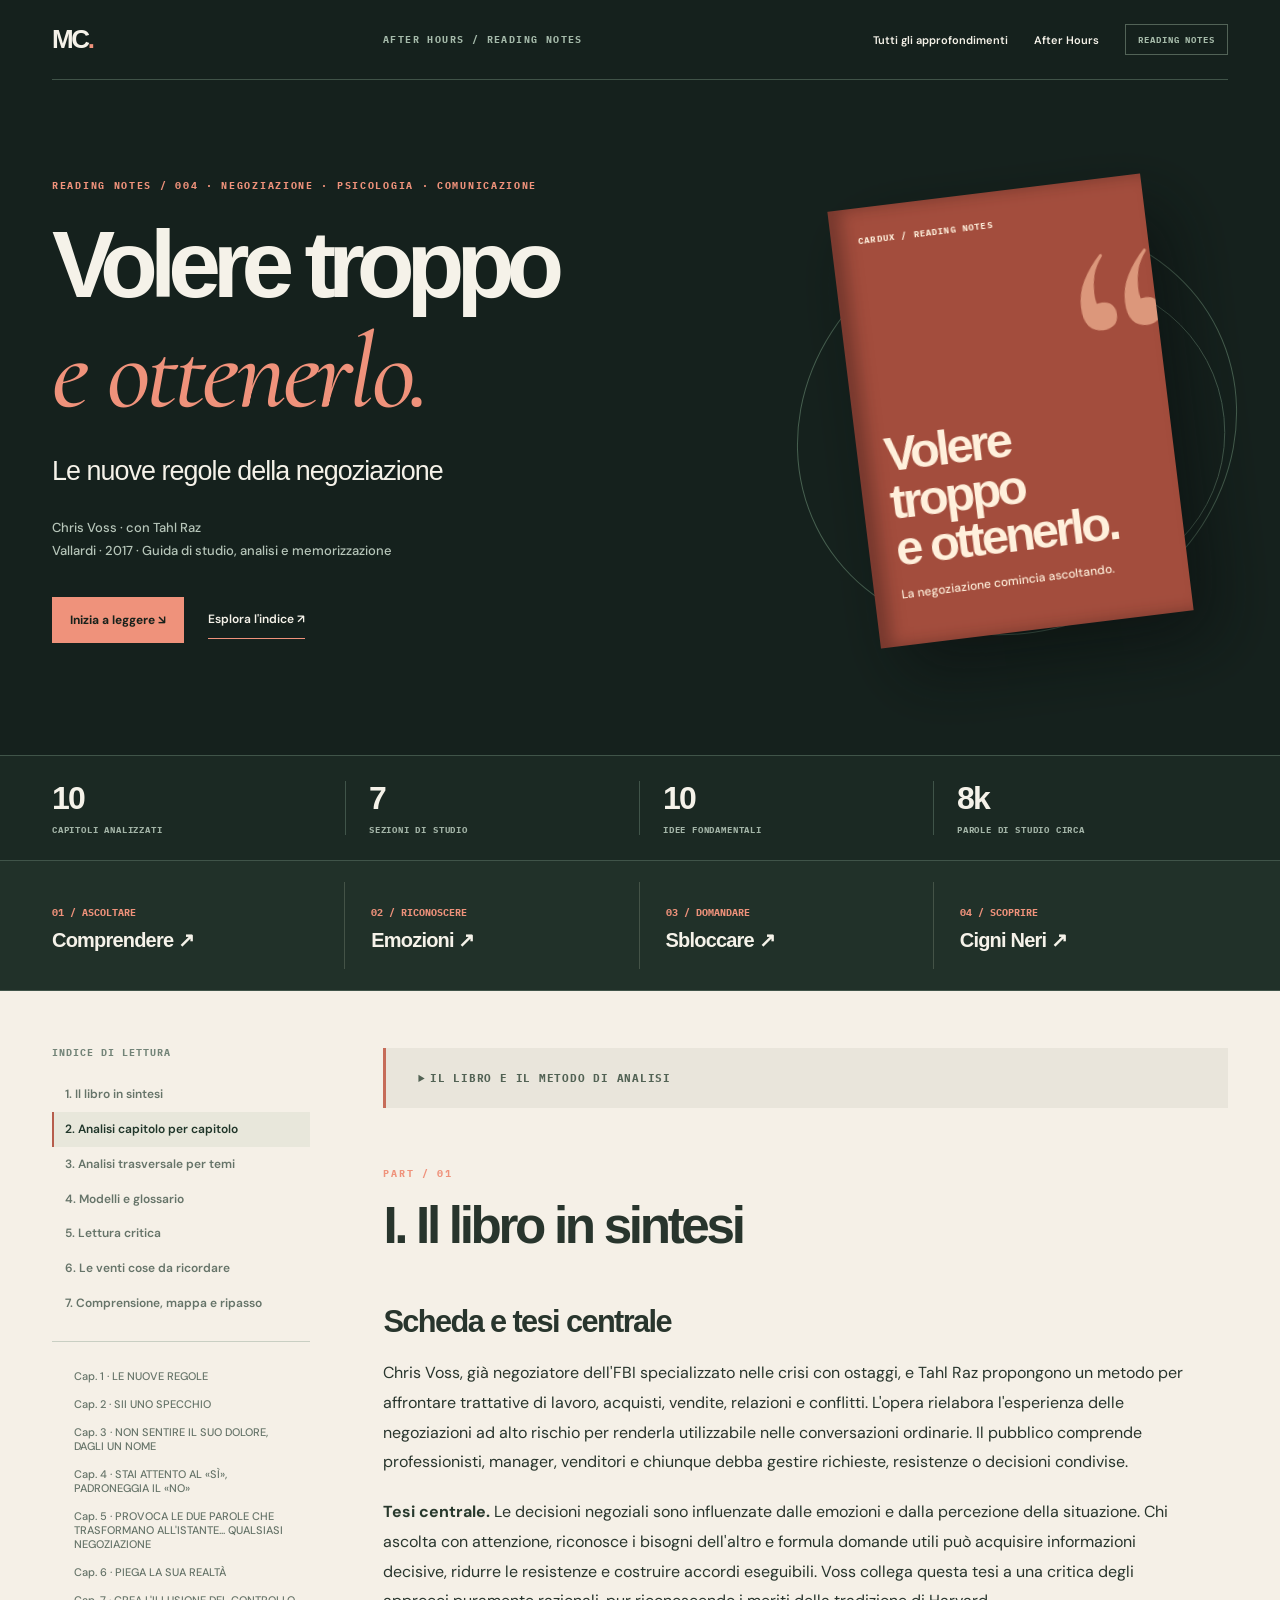
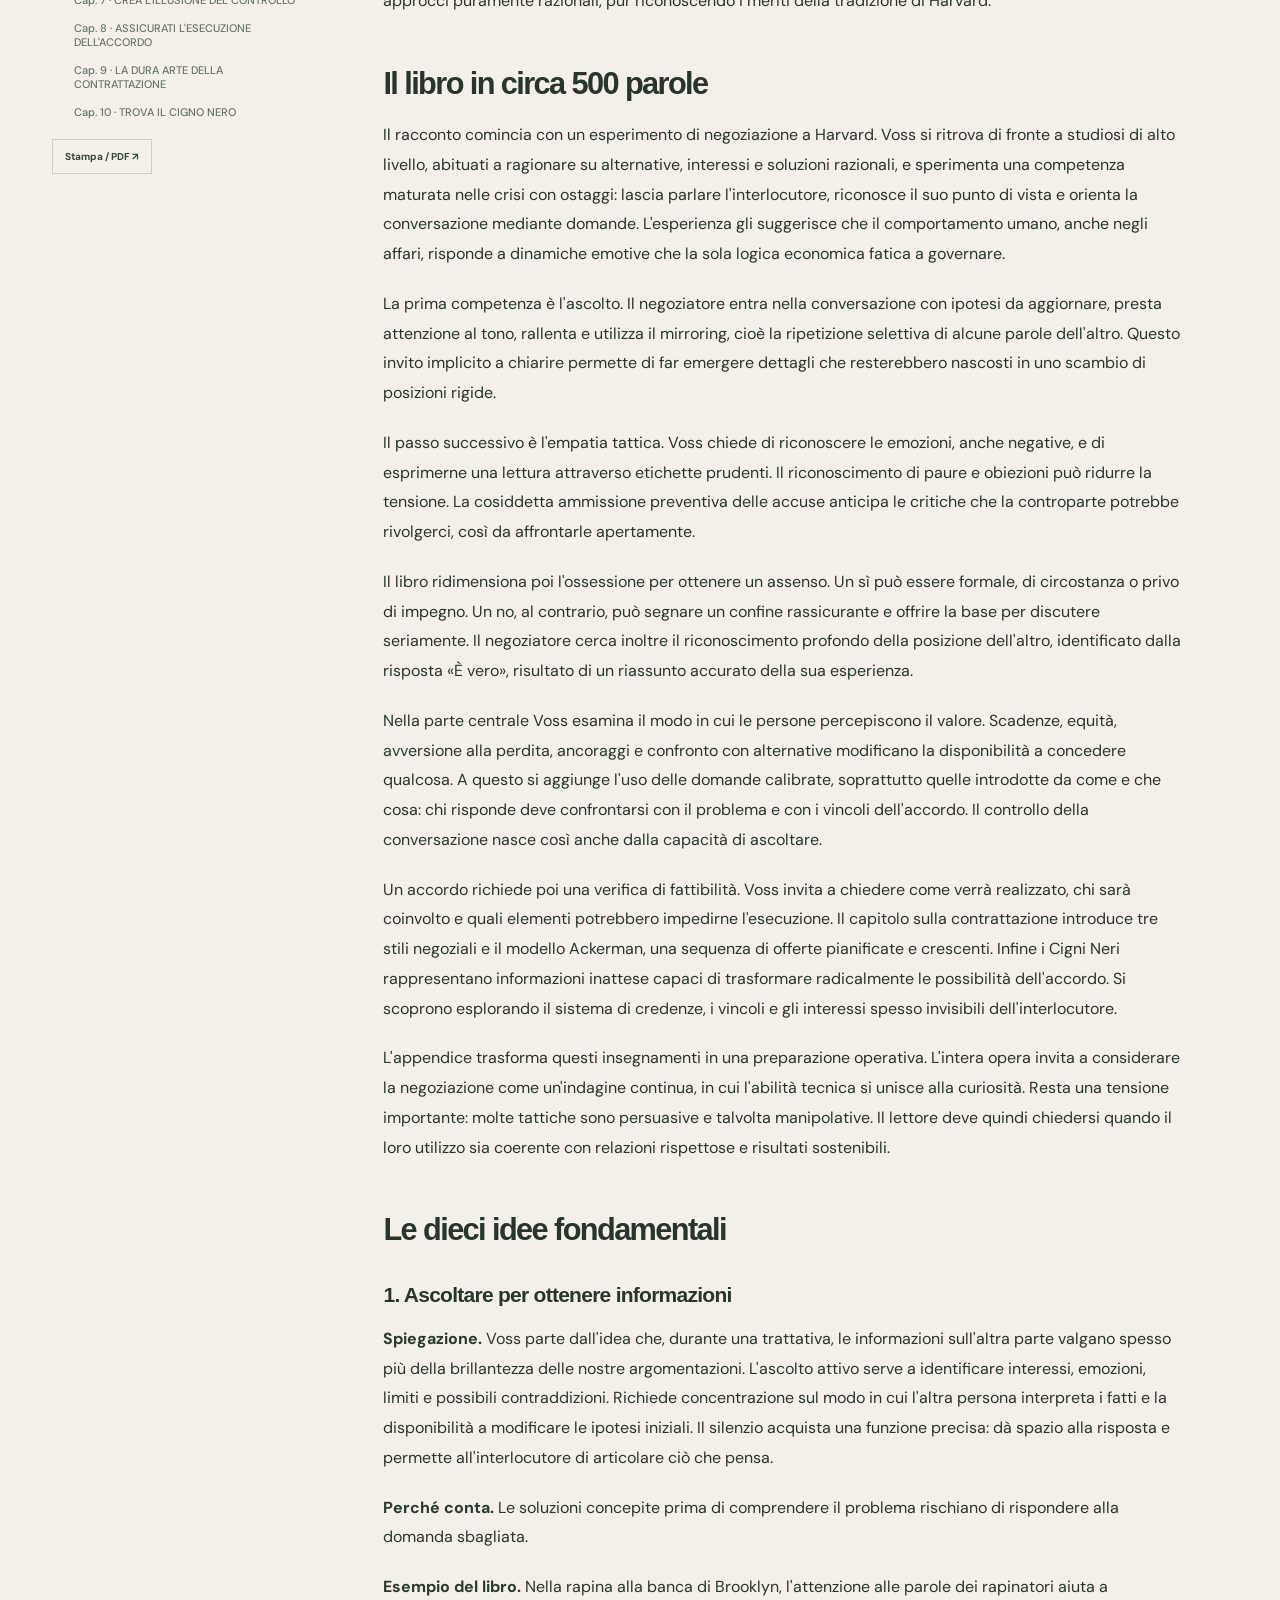
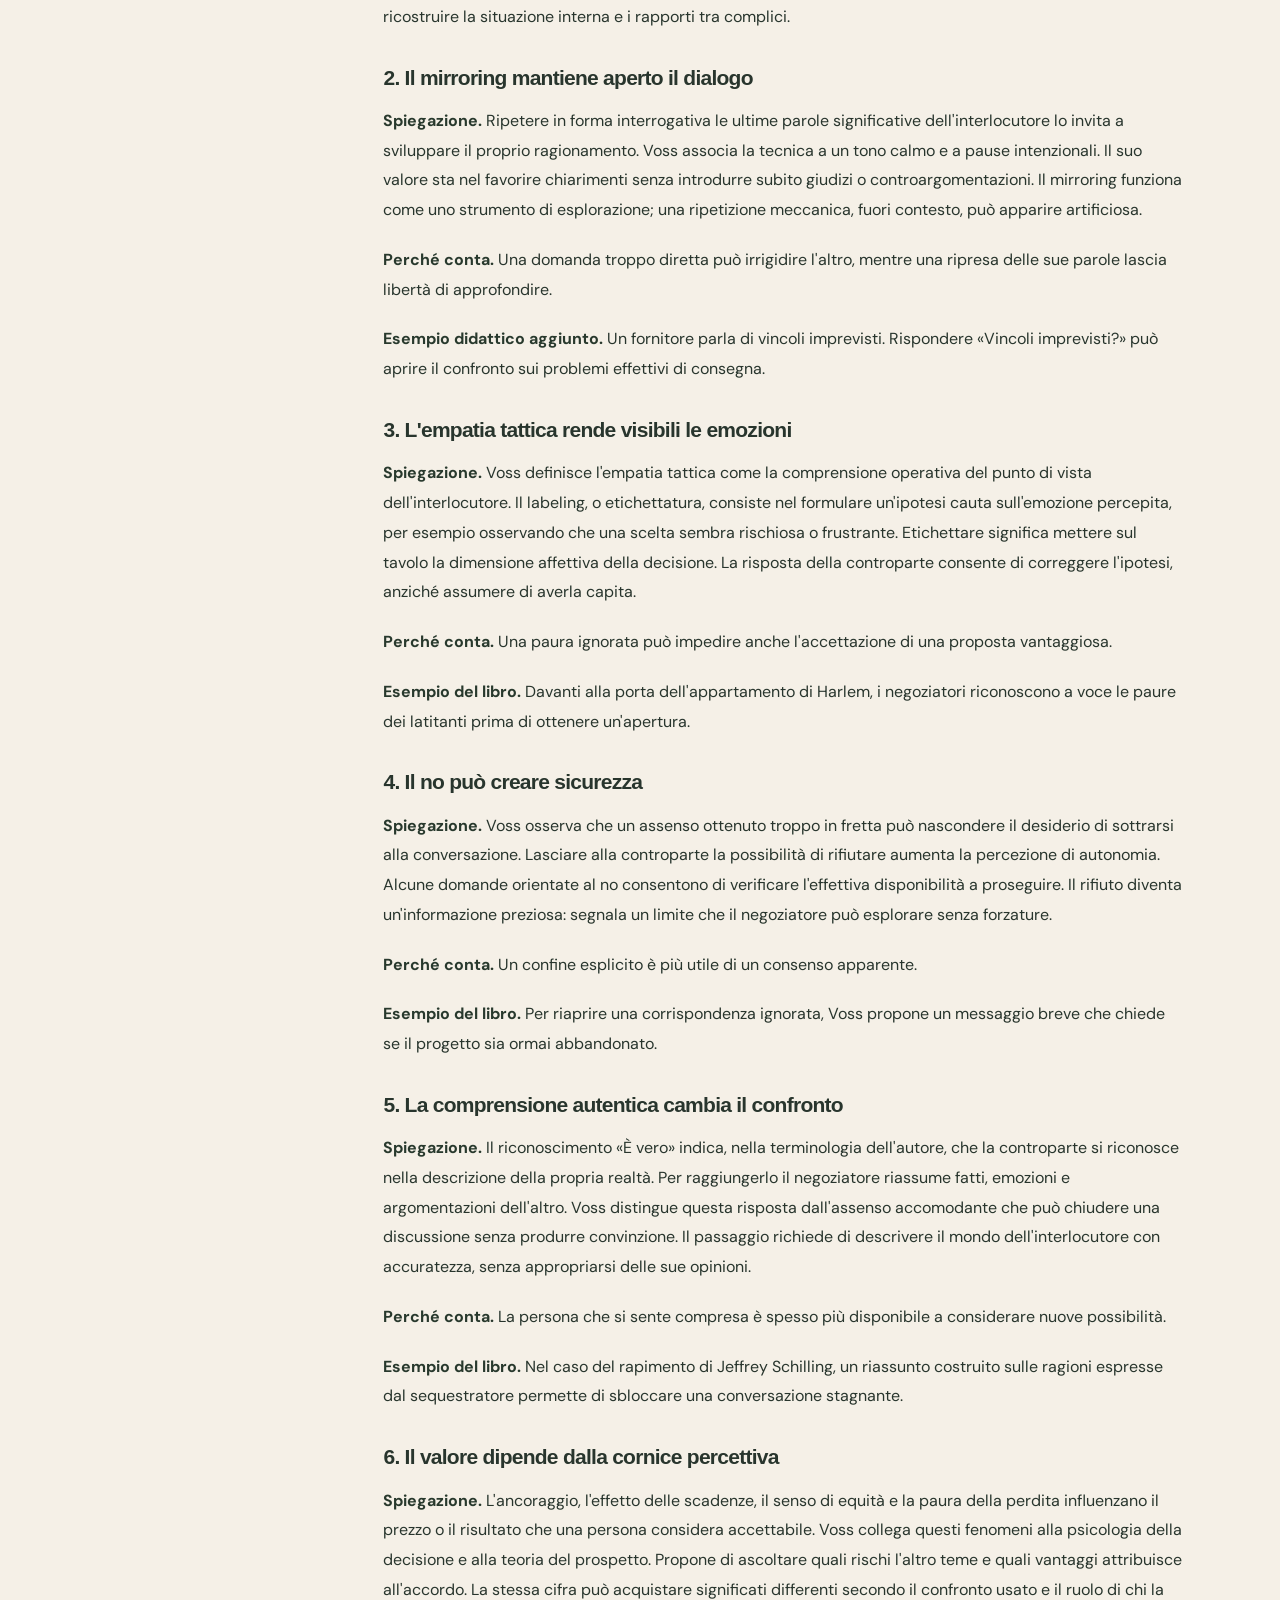
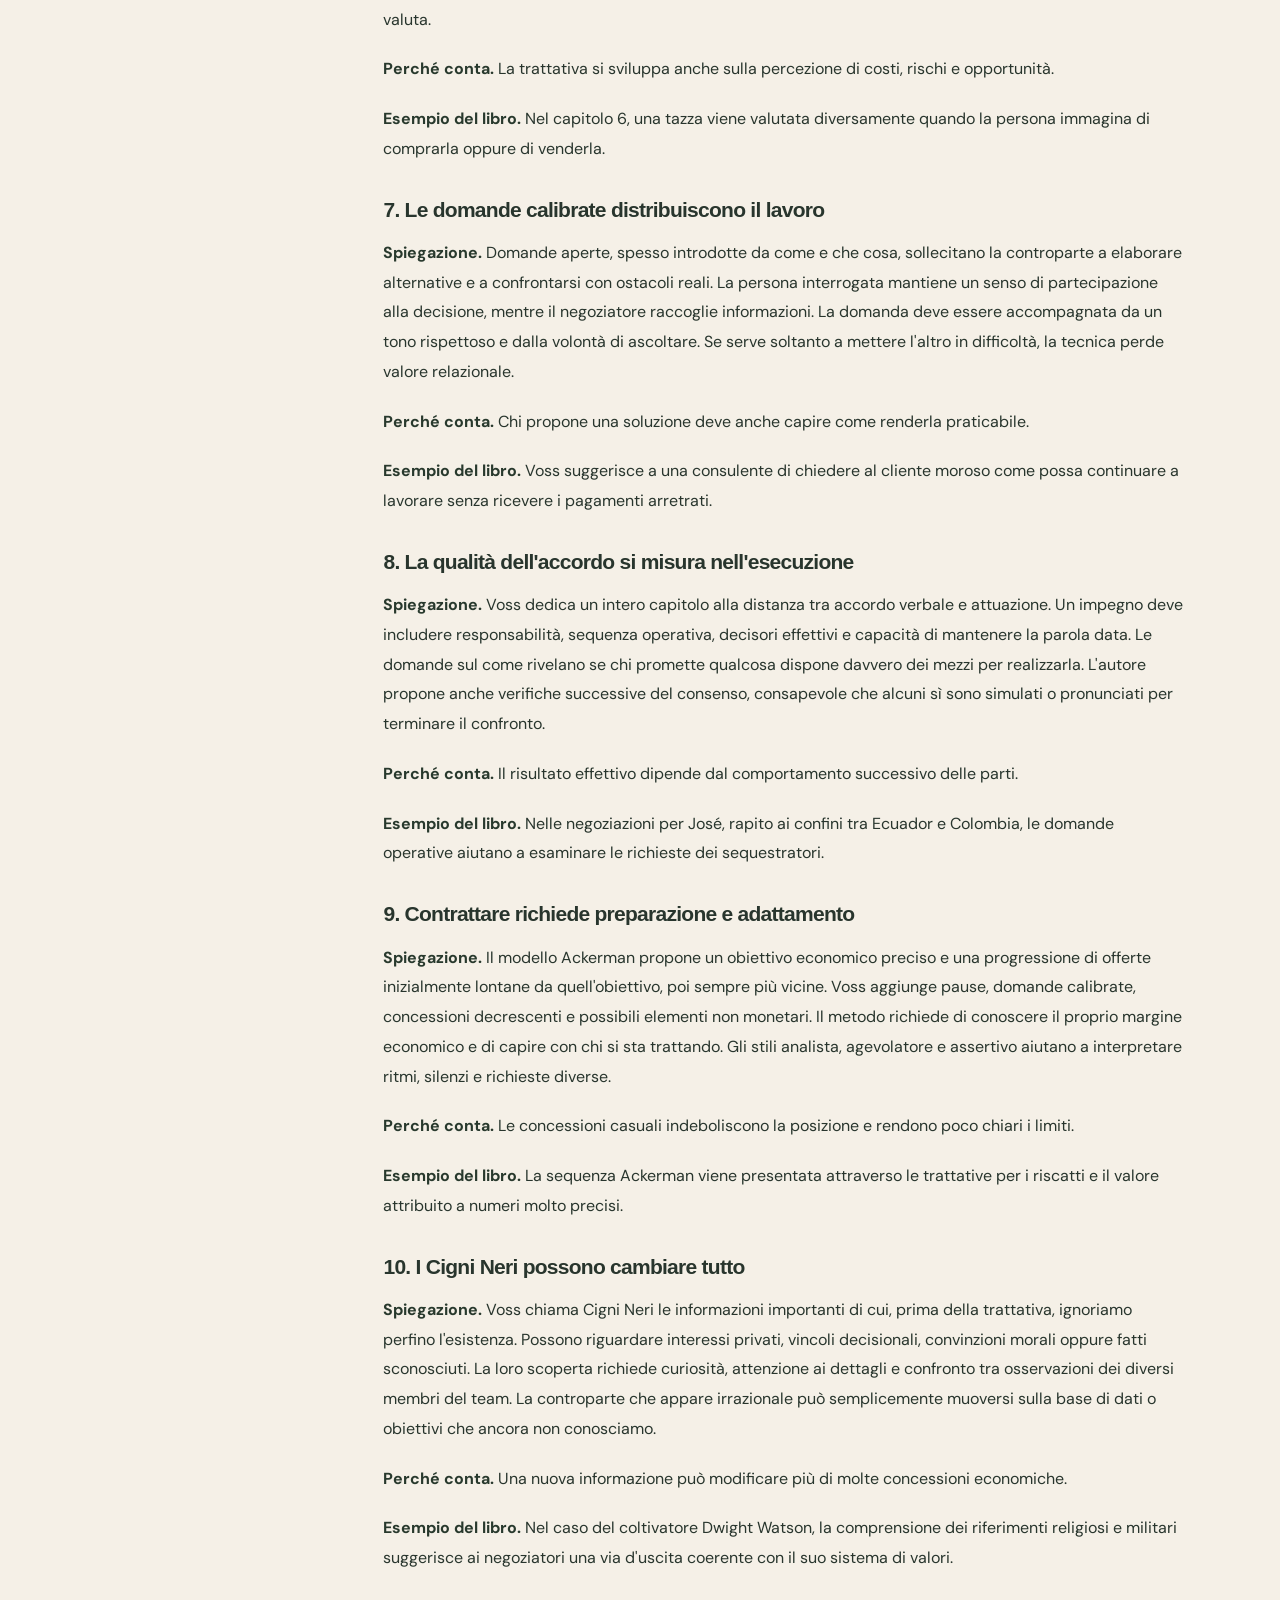
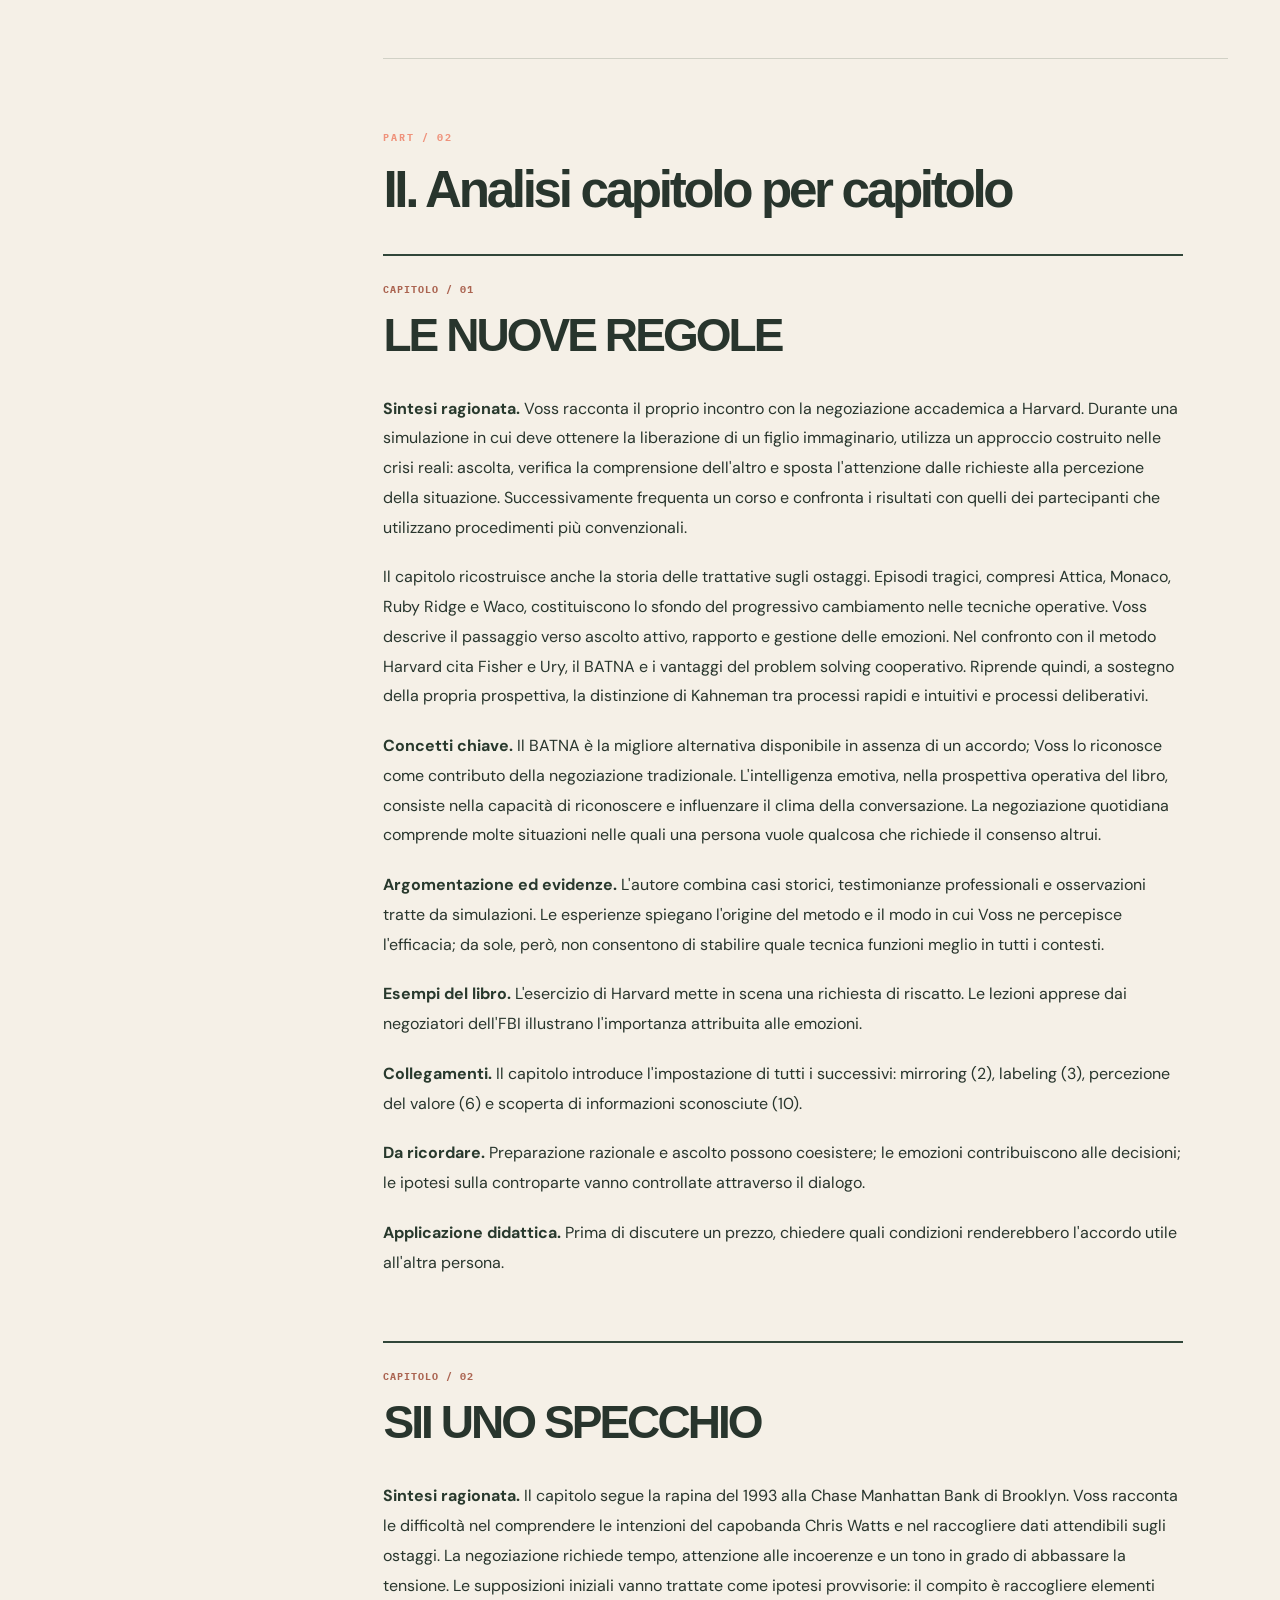
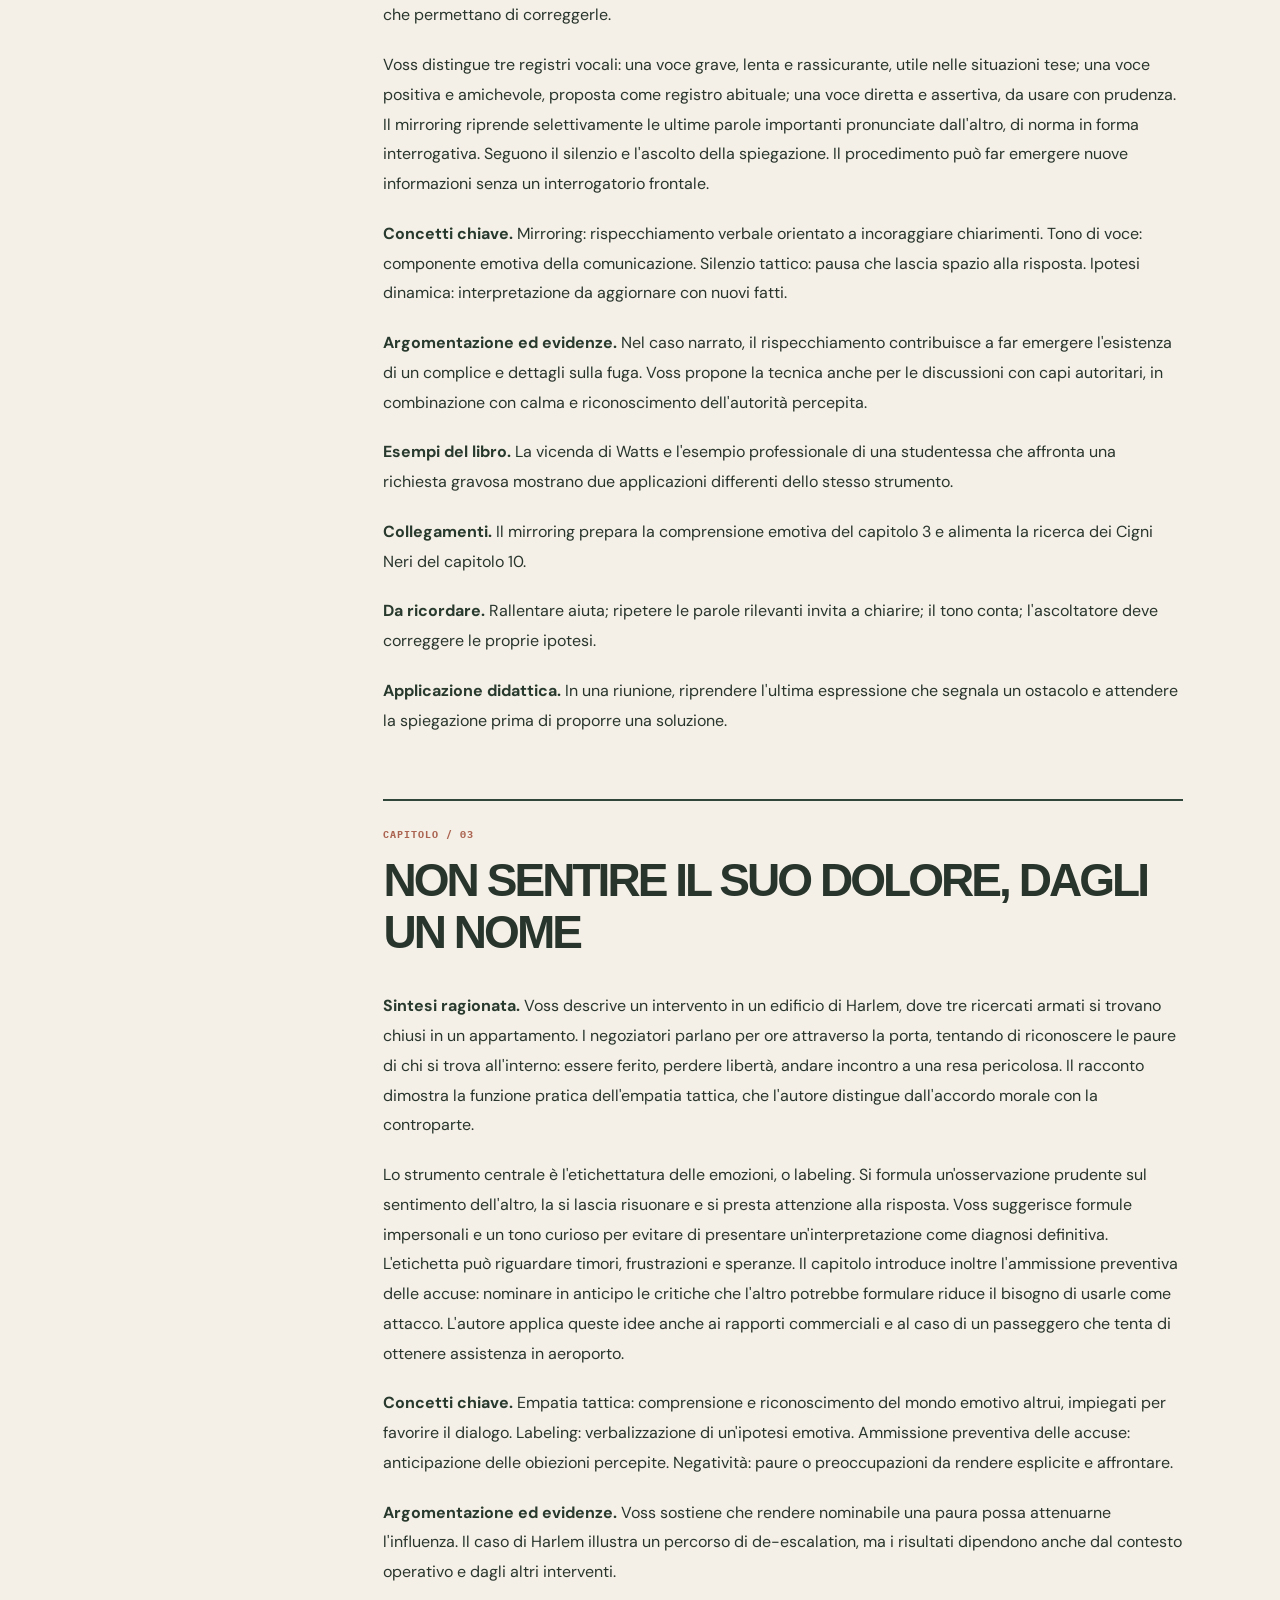
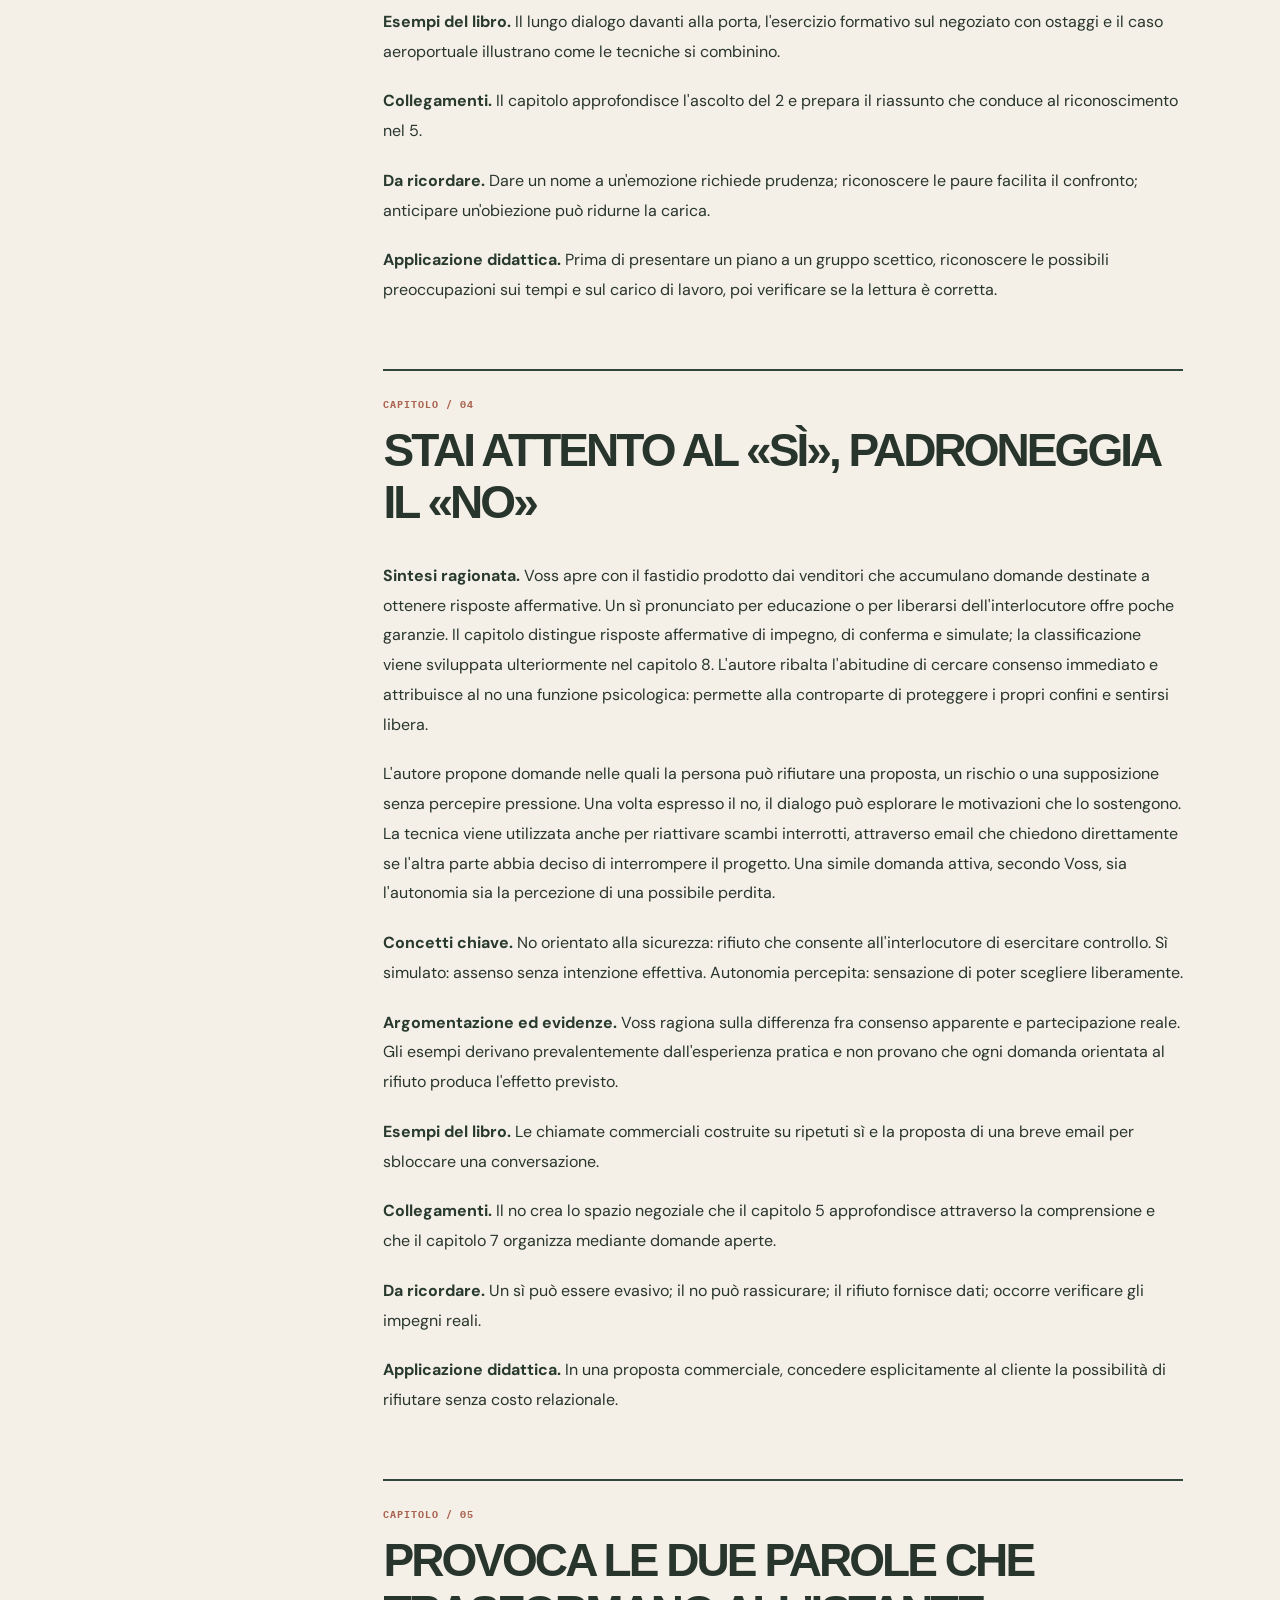
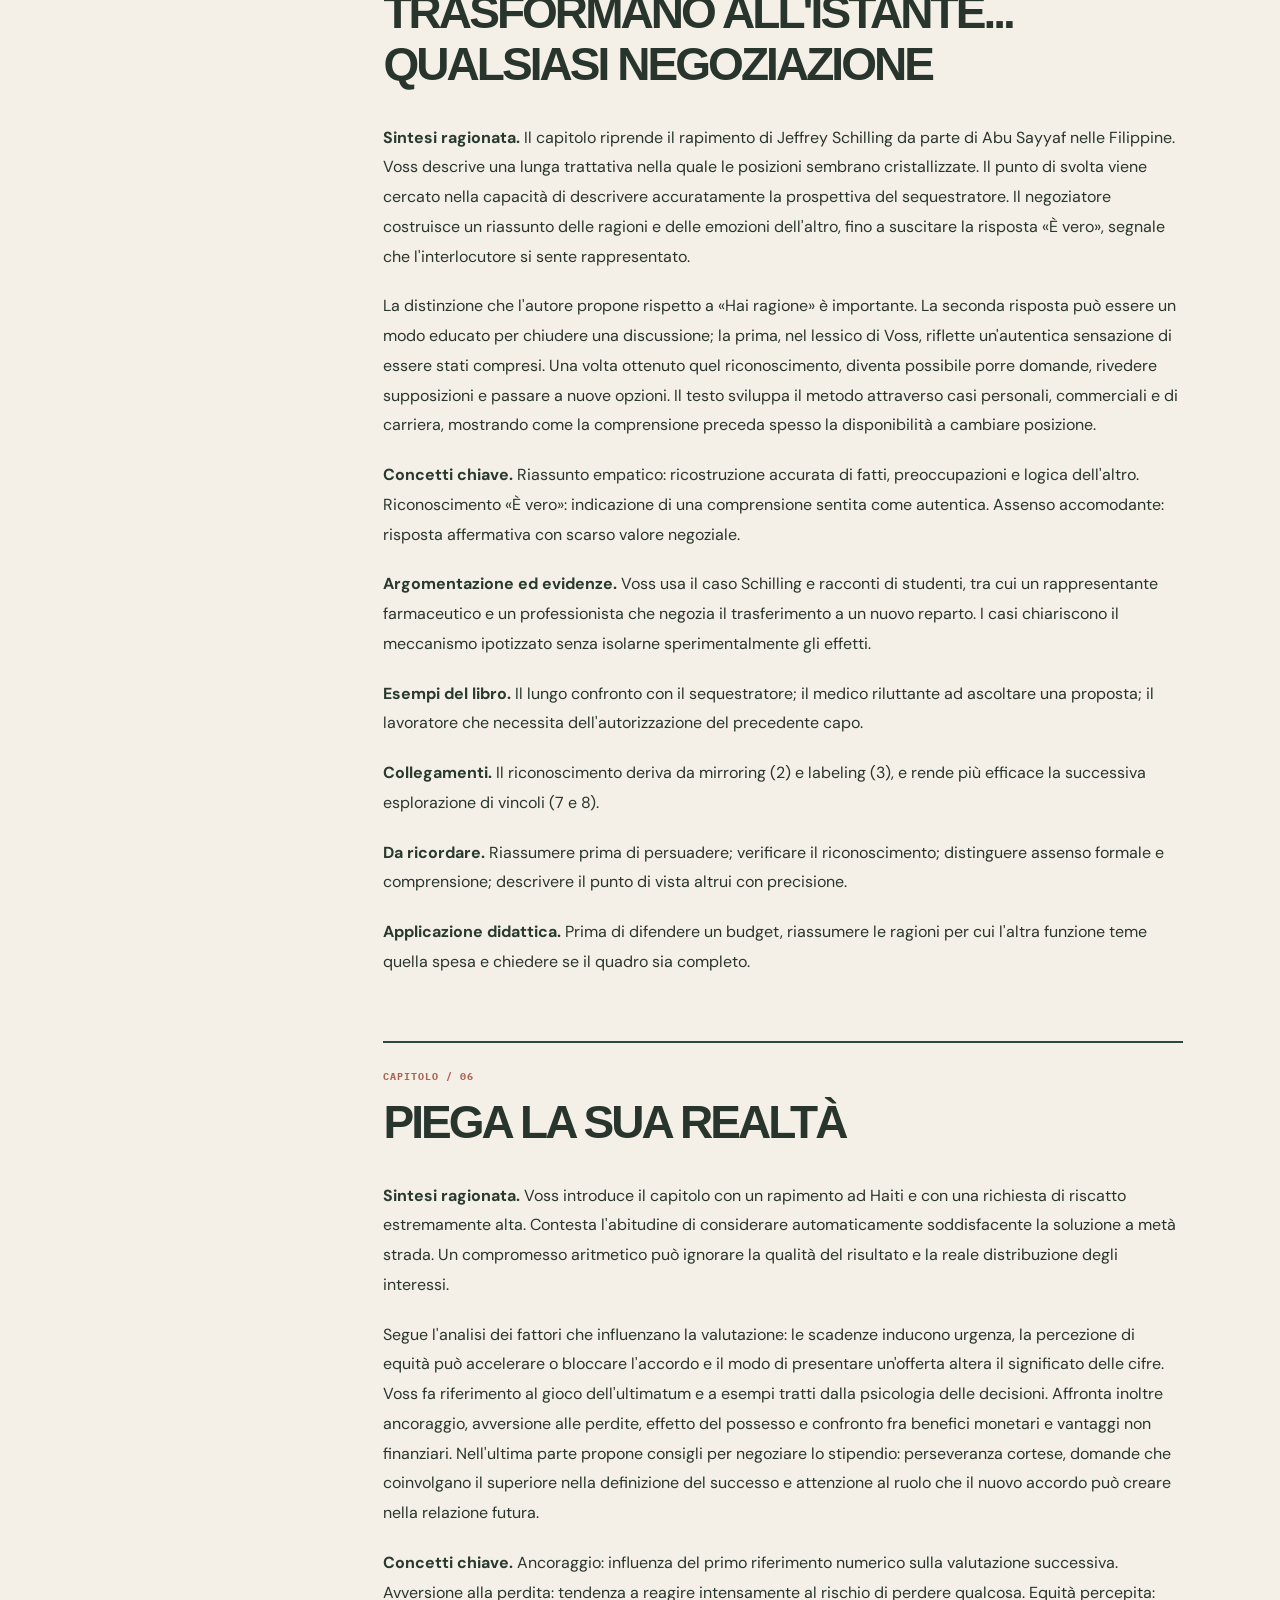
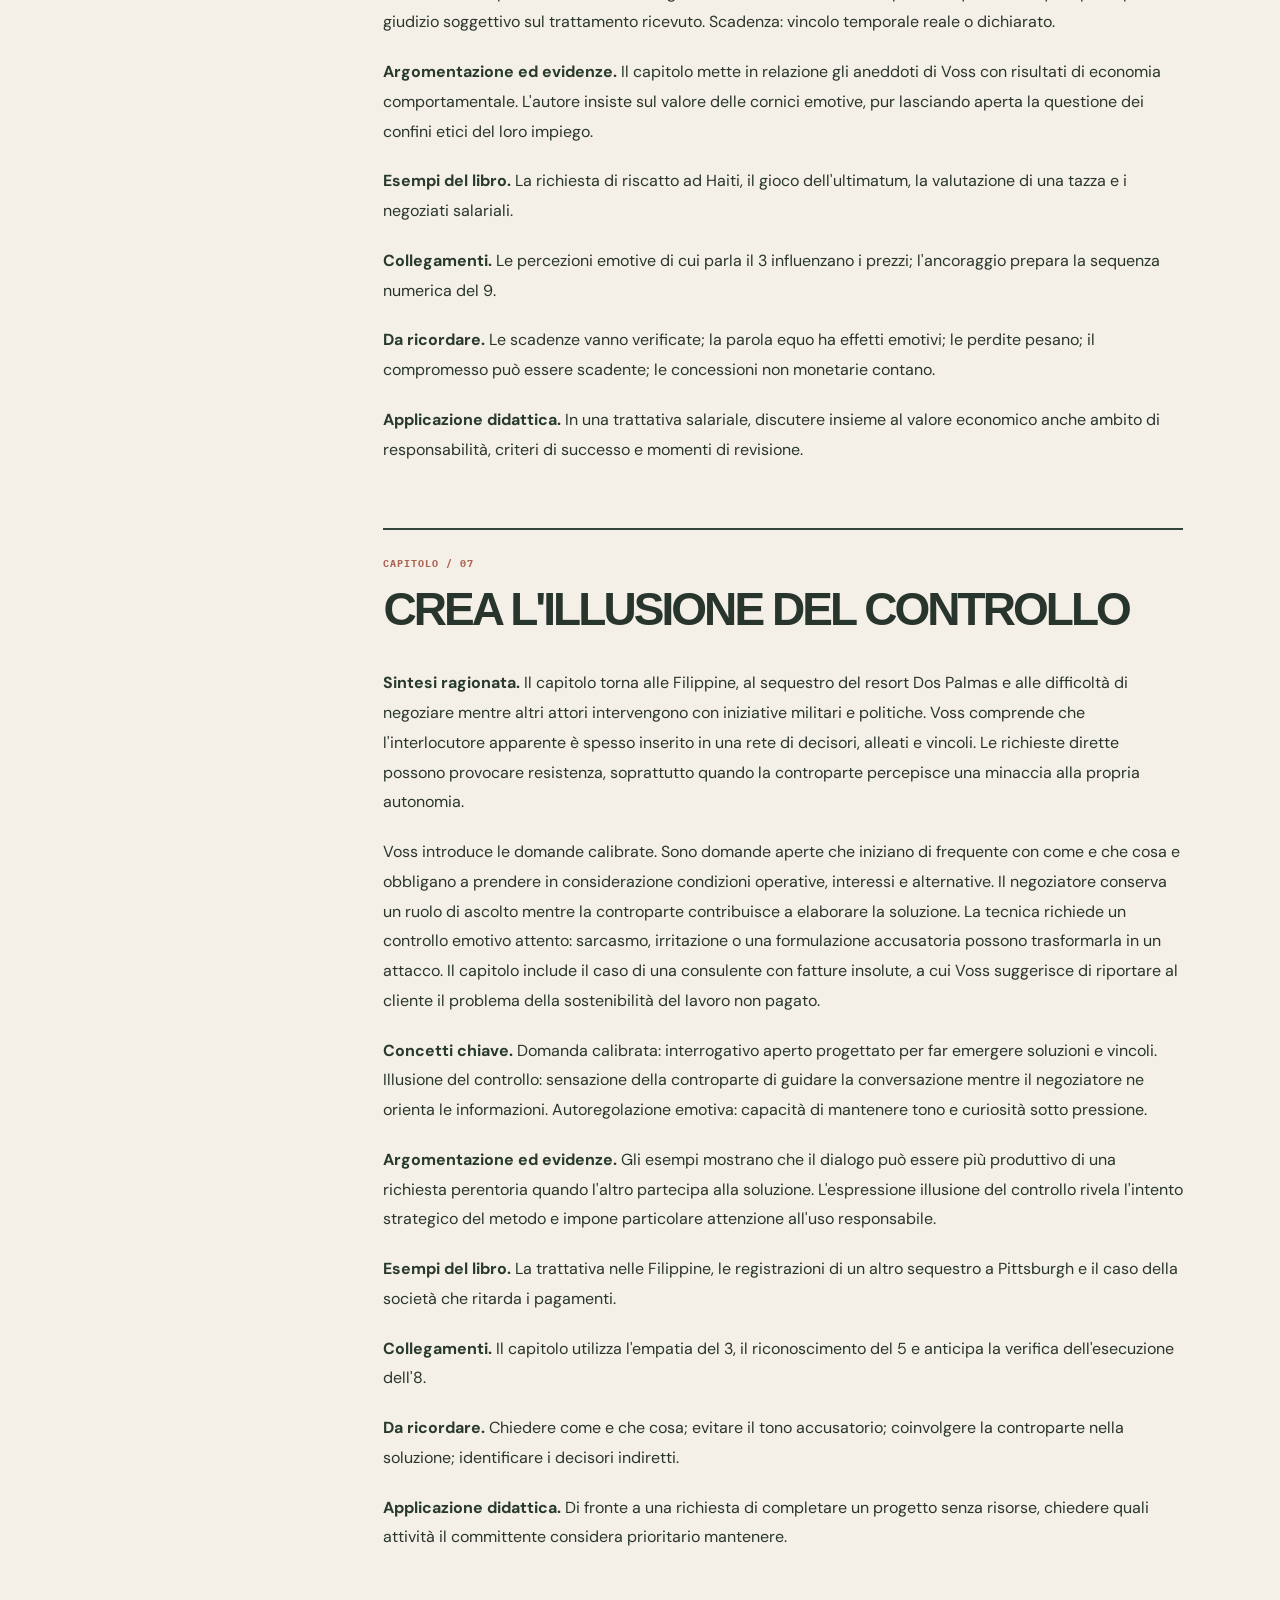
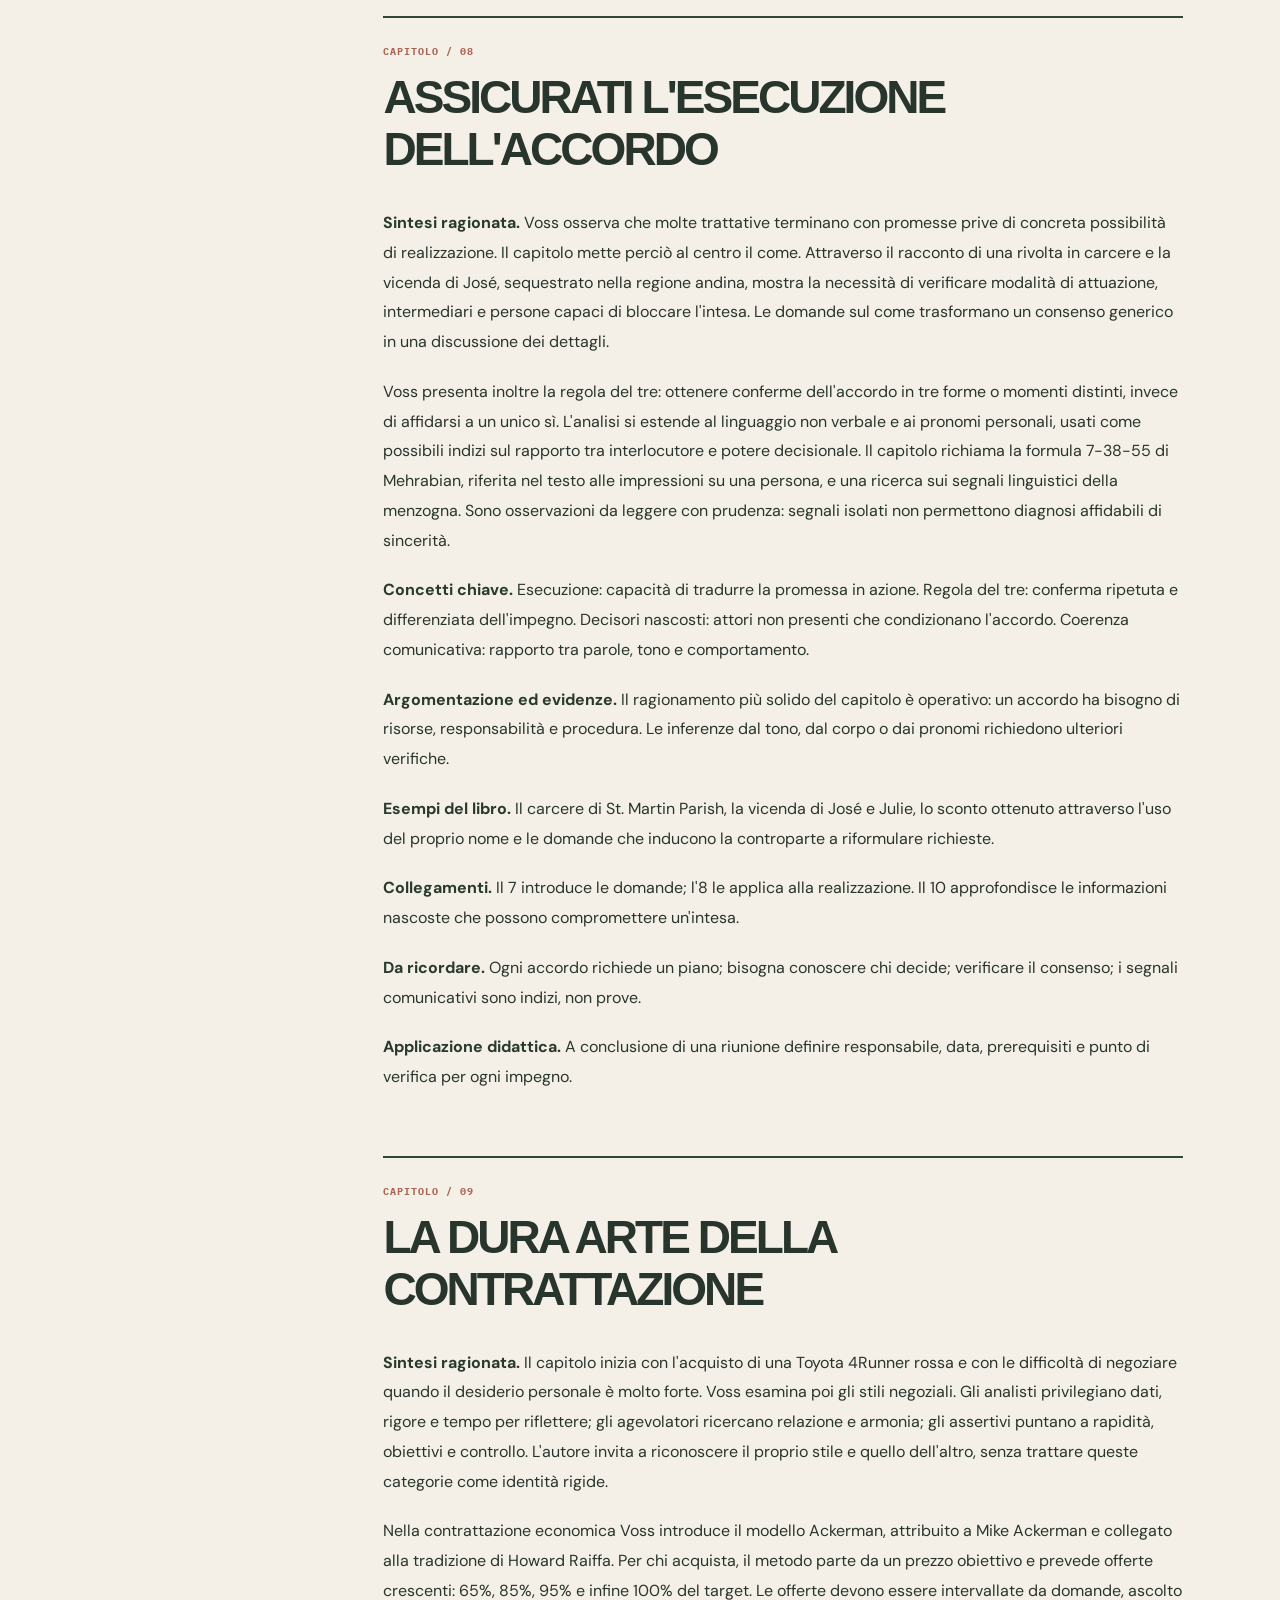
<file: insights/volere-troppo/index.html>
<!doctype html>
<html lang="it">
<head>
<meta name="generator" content="Cardux-Reading-Notes-v1"><meta charset="utf-8"><meta name="viewport" content="width=device-width,initial-scale=1"><meta name="robots" content="index,follow"><link rel="canonical" href="https://hellocardux.github.io/books-library/insights/volere-troppo/">
<meta name="description" content="Lezioni dall&#x27;esperienza di negoziazione dell&#x27;FBI: ascolto tattico, empatia, domande calibrate, modello Ackerman e Cigni Neri. Dieci capitoli, appendice, dieci idee fondamentali, lettura critica e ripasso."><meta name="theme-color" content="#15211d"><title>Volere troppo e ottenerlo | Reading Notes · Cardux Books</title>
<link rel="icon" type="image/svg+xml" href="../../favicon.svg"><link rel="preconnect" href="https://fonts.googleapis.com"><link rel="preconnect" href="https://fonts.gstatic.com" crossorigin>
<link href="https://fonts.googleapis.com/css2?family=Cormorant+Garamond:ital,wght@0,500;0,600;1,500;1,600&family=DM+Sans:wght@400;500;600;700&family=IBM+Plex+Mono:wght@400;500;600;700&display=swap" rel="stylesheet">
<link rel="stylesheet" href="../assets/article.css"><script defer src="../assets/article.js"></script></head><body class="rb-page">
<div id="reading-progress" class="rb-progress" aria-hidden="true"></div>
<header class="rb-nav rb-container"><a class="rb-brand" href="../../">MC<span>.</span></a><span class="rb-wordmark">AFTER HOURS / READING NOTES</span><nav class="rb-links" aria-label="Navigazione"><a href="../">Tutti gli approfondimenti</a><a class="hide-mobile" href="../../">After Hours</a><span class="rb-pill">READING NOTES</span></nav></header>
<main><section class="rb-container rb-hero" aria-labelledby="article-title"><div><div class="rb-eyebrow">READING NOTES / 004 · Negoziazione · Psicologia · Comunicazione</div>
<h1 id="article-title">Volere troppo <em>e ottenerlo.</em></h1>
<p class="rb-deck">Le nuove regole della negoziazione</p><p class="rb-byline">Chris Voss · con Tahl Raz<br>Vallardi · 2017 · Guida di studio, analisi e memorizzazione</p>
<div class="rb-hero-actions"><a class="rb-cta" href="#il-libro-in-sintesi">Inizia a leggere ↘</a><a class="rb-quiet" href="#reader-toc">Esplora l'indice ↗</a></div></div>
<div class="rb-cover-wrap" aria-hidden="true"><div class="rb-cover"><small>CARDUX / READING NOTES</small><div class="cover-quotation">“</div><div><h2>Volere troppo<br>e ottenerlo.</h2><p>La negoziazione comincia ascoltando.</p></div></div></div>
</section><section class="rb-meta-band"><div class="rb-container rb-meta-grid"><div class="rb-meta-item"><strong>10</strong><span>CAPITOLI ANALIZZATI</span></div>
<div class="rb-meta-item"><strong>7</strong><span>SEZIONI DI STUDIO</span></div>
<div class="rb-meta-item"><strong>10</strong><span>IDEE FONDAMENTALI</span></div>
<div class="rb-meta-item"><strong>8k</strong><span>PAROLE DI STUDIO CIRCA</span></div></div></section>
<section class="rb-process" aria-label="Modello centrale"><div class="rb-container rb-process-grid"><a href="#capitolo-2"><small>01 / ASCOLTARE</small><strong>Comprendere ↗</strong></a>
<a href="#capitolo-3"><small>02 / RICONOSCERE</small><strong>Emozioni ↗</strong></a>
<a href="#capitolo-7"><small>03 / DOMANDARE</small><strong>Sbloccare ↗</strong></a>
<a href="#capitolo-10"><small>04 / SCOPRIRE</small><strong>Cigni Neri ↗</strong></a></div></section>
<section class="reader-surface"><div class="rb-container reader-layout"><aside class="reader-aside" aria-label="Indice"><h2>INDICE DI LETTURA</h2><nav id="reader-toc" aria-label="Sezioni e capitoli"></nav><div class="toc-tools"><button id="print-note" type="button">Stampa / PDF ↗</button></div></aside>
<div><details class="rb-mobile-toc"><summary>INDICE / VAI A UNA SEZIONE ▾</summary><nav id="mobile-nav" aria-label="Indice mobile"></nav></details>
<article class="reader-article" id="article"><div class="reader-intro"><details><summary>Il libro e il metodo di analisi</summary><div class="reading-prose"><h1>Volere troppo e ottenerlo</h1>
<p><strong>Chris Voss, con Tahl Raz · Vallardi, 2017 · Titolo originale: Never Split the Difference (2016).</strong></p>
<p><strong>Ambito:</strong> negoziazione, psicologia applicata, comunicazione e gestione del conflitto.</p>
<p><strong>Metodo di lettura:</strong> questa guida ricostruisce le argomentazioni dell'opera, distingue i casi narrati dagli autori dagli esempi didattici aggiunti e segnala le principali criticità. I rimandi ai capitoli seguono l'edizione italiana. Le tecniche descritte riflettono la prospettiva di Voss; la valutazione della loro validità generale richiede cautela.</p>
</div></details></div>

<section class="reading-section" id="il-libro-in-sintesi"><header class="chapter-section-header"><span class="kicker">PART / 01</span><h2>I. Il libro in sintesi</h2></header><div class="reading-prose">



<h3 id="scheda-e-tesi-centrale">Scheda e tesi centrale</h3>

<p>Chris Voss, già negoziatore dell'FBI specializzato nelle crisi con ostaggi, e Tahl Raz propongono un metodo per affrontare trattative di lavoro, acquisti, vendite, relazioni e conflitti. L'opera rielabora l'esperienza delle negoziazioni ad alto rischio per renderla utilizzabile nelle conversazioni ordinarie. Il pubblico comprende professionisti, manager, venditori e chiunque debba gestire richieste, resistenze o decisioni condivise.</p>
<p><strong>Tesi centrale.</strong> Le decisioni negoziali sono influenzate dalle emozioni e dalla percezione della situazione. Chi ascolta con attenzione, riconosce i bisogni dell'altro e formula domande utili può acquisire informazioni decisive, ridurre le resistenze e costruire accordi eseguibili. Voss collega questa tesi a una critica degli approcci puramente razionali, pur riconoscendo i meriti della tradizione di Harvard.</p>

<h3 id="il-libro-in-circa-500-parole">Il libro in circa 500 parole</h3>

<p>Il racconto comincia con un esperimento di negoziazione a Harvard. Voss si ritrova di fronte a studiosi di alto livello, abituati a ragionare su alternative, interessi e soluzioni razionali, e sperimenta una competenza maturata nelle crisi con ostaggi: lascia parlare l'interlocutore, riconosce il suo punto di vista e orienta la conversazione mediante domande. L'esperienza gli suggerisce che il comportamento umano, anche negli affari, risponde a dinamiche emotive che la sola logica economica fatica a governare.</p>
<p>La prima competenza è l'ascolto. Il negoziatore entra nella conversazione con ipotesi da aggiornare, presta attenzione al tono, rallenta e utilizza il mirroring, cioè la ripetizione selettiva di alcune parole dell'altro. Questo invito implicito a chiarire permette di far emergere dettagli che resterebbero nascosti in uno scambio di posizioni rigide.</p>
<p>Il passo successivo è l'empatia tattica. Voss chiede di riconoscere le emozioni, anche negative, e di esprimerne una lettura attraverso etichette prudenti. Il riconoscimento di paure e obiezioni può ridurre la tensione. La cosiddetta ammissione preventiva delle accuse anticipa le critiche che la controparte potrebbe rivolgerci, così da affrontarle apertamente.</p>
<p>Il libro ridimensiona poi l'ossessione per ottenere un assenso. Un sì può essere formale, di circostanza o privo di impegno. Un no, al contrario, può segnare un confine rassicurante e offrire la base per discutere seriamente. Il negoziatore cerca inoltre il riconoscimento profondo della posizione dell'altro, identificato dalla risposta «È vero», risultato di un riassunto accurato della sua esperienza.</p>
<p>Nella parte centrale Voss esamina il modo in cui le persone percepiscono il valore. Scadenze, equità, avversione alla perdita, ancoraggi e confronto con alternative modificano la disponibilità a concedere qualcosa. A questo si aggiunge l'uso delle domande calibrate, soprattutto quelle introdotte da come e che cosa: chi risponde deve confrontarsi con il problema e con i vincoli dell'accordo. Il controllo della conversazione nasce così anche dalla capacità di ascoltare.</p>
<p>Un accordo richiede poi una verifica di fattibilità. Voss invita a chiedere come verrà realizzato, chi sarà coinvolto e quali elementi potrebbero impedirne l'esecuzione. Il capitolo sulla contrattazione introduce tre stili negoziali e il modello Ackerman, una sequenza di offerte pianificate e crescenti. Infine i Cigni Neri rappresentano informazioni inattese capaci di trasformare radicalmente le possibilità dell'accordo. Si scoprono esplorando il sistema di credenze, i vincoli e gli interessi spesso invisibili dell'interlocutore.</p>
<p>L'appendice trasforma questi insegnamenti in una preparazione operativa. L'intera opera invita a considerare la negoziazione come un'indagine continua, in cui l'abilità tecnica si unisce alla curiosità. Resta una tensione importante: molte tattiche sono persuasive e talvolta manipolative. Il lettore deve quindi chiedersi quando il loro utilizzo sia coerente con relazioni rispettose e risultati sostenibili.</p>

<h3 id="le-dieci-idee-fondamentali">Le dieci idee fondamentali</h3>


<h4 id="1-ascoltare-per-ottenere-informazioni">1. Ascoltare per ottenere informazioni</h4>

<p><strong>Spiegazione.</strong> Voss parte dall'idea che, durante una trattativa, le informazioni sull'altra parte valgano spesso più della brillantezza delle nostre argomentazioni. L'ascolto attivo serve a identificare interessi, emozioni, limiti e possibili contraddizioni. Richiede concentrazione sul modo in cui l'altra persona interpreta i fatti e la disponibilità a modificare le ipotesi iniziali. Il silenzio acquista una funzione precisa: dà spazio alla risposta e permette all'interlocutore di articolare ciò che pensa.</p>
<p><strong>Perché conta.</strong> Le soluzioni concepite prima di comprendere il problema rischiano di rispondere alla domanda sbagliata.</p>
<p><strong>Esempio del libro.</strong> Nella rapina alla banca di Brooklyn, l'attenzione alle parole dei rapinatori aiuta a ricostruire la situazione interna e i rapporti tra complici.</p>

<h4 id="2-il-mirroring-mantiene-aperto-il-dialogo">2. Il mirroring mantiene aperto il dialogo</h4>

<p><strong>Spiegazione.</strong> Ripetere in forma interrogativa le ultime parole significative dell'interlocutore lo invita a sviluppare il proprio ragionamento. Voss associa la tecnica a un tono calmo e a pause intenzionali. Il suo valore sta nel favorire chiarimenti senza introdurre subito giudizi o controargomentazioni. Il mirroring funziona come uno strumento di esplorazione; una ripetizione meccanica, fuori contesto, può apparire artificiosa.</p>
<p><strong>Perché conta.</strong> Una domanda troppo diretta può irrigidire l'altro, mentre una ripresa delle sue parole lascia libertà di approfondire.</p>
<p><strong>Esempio didattico aggiunto.</strong> Un fornitore parla di vincoli imprevisti. Rispondere «Vincoli imprevisti?» può aprire il confronto sui problemi effettivi di consegna.</p>

<h4 id="3-lempatia-tattica-rende-visibili-le-emozioni">3. L'empatia tattica rende visibili le emozioni</h4>

<p><strong>Spiegazione.</strong> Voss definisce l'empatia tattica come la comprensione operativa del punto di vista dell'interlocutore. Il labeling, o etichettatura, consiste nel formulare un'ipotesi cauta sull'emozione percepita, per esempio osservando che una scelta sembra rischiosa o frustrante. Etichettare significa mettere sul tavolo la dimensione affettiva della decisione. La risposta della controparte consente di correggere l'ipotesi, anziché assumere di averla capita.</p>
<p><strong>Perché conta.</strong> Una paura ignorata può impedire anche l'accettazione di una proposta vantaggiosa.</p>
<p><strong>Esempio del libro.</strong> Davanti alla porta dell'appartamento di Harlem, i negoziatori riconoscono a voce le paure dei latitanti prima di ottenere un'apertura.</p>

<h4 id="4-il-no-puo-creare-sicurezza">4. Il no può creare sicurezza</h4>

<p><strong>Spiegazione.</strong> Voss osserva che un assenso ottenuto troppo in fretta può nascondere il desiderio di sottrarsi alla conversazione. Lasciare alla controparte la possibilità di rifiutare aumenta la percezione di autonomia. Alcune domande orientate al no consentono di verificare l'effettiva disponibilità a proseguire. Il rifiuto diventa un'informazione preziosa: segnala un limite che il negoziatore può esplorare senza forzature.</p>
<p><strong>Perché conta.</strong> Un confine esplicito è più utile di un consenso apparente.</p>
<p><strong>Esempio del libro.</strong> Per riaprire una corrispondenza ignorata, Voss propone un messaggio breve che chiede se il progetto sia ormai abbandonato.</p>

<h4 id="5-la-comprensione-autentica-cambia-il-confronto">5. La comprensione autentica cambia il confronto</h4>

<p><strong>Spiegazione.</strong> Il riconoscimento «È vero» indica, nella terminologia dell'autore, che la controparte si riconosce nella descrizione della propria realtà. Per raggiungerlo il negoziatore riassume fatti, emozioni e argomentazioni dell'altro. Voss distingue questa risposta dall'assenso accomodante che può chiudere una discussione senza produrre convinzione. Il passaggio richiede di descrivere il mondo dell'interlocutore con accuratezza, senza appropriarsi delle sue opinioni.</p>
<p><strong>Perché conta.</strong> La persona che si sente compresa è spesso più disponibile a considerare nuove possibilità.</p>
<p><strong>Esempio del libro.</strong> Nel caso del rapimento di Jeffrey Schilling, un riassunto costruito sulle ragioni espresse dal sequestratore permette di sbloccare una conversazione stagnante.</p>

<h4 id="6-il-valore-dipende-dalla-cornice-percettiva">6. Il valore dipende dalla cornice percettiva</h4>

<p><strong>Spiegazione.</strong> L'ancoraggio, l'effetto delle scadenze, il senso di equità e la paura della perdita influenzano il prezzo o il risultato che una persona considera accettabile. Voss collega questi fenomeni alla psicologia della decisione e alla teoria del prospetto. Propone di ascoltare quali rischi l'altro teme e quali vantaggi attribuisce all'accordo. La stessa cifra può acquistare significati differenti secondo il confronto usato e il ruolo di chi la valuta.</p>
<p><strong>Perché conta.</strong> La trattativa si sviluppa anche sulla percezione di costi, rischi e opportunità.</p>
<p><strong>Esempio del libro.</strong> Nel capitolo 6, una tazza viene valutata diversamente quando la persona immagina di comprarla oppure di venderla.</p>

<h4 id="7-le-domande-calibrate-distribuiscono-il-lavoro">7. Le domande calibrate distribuiscono il lavoro</h4>

<p><strong>Spiegazione.</strong> Domande aperte, spesso introdotte da come e che cosa, sollecitano la controparte a elaborare alternative e a confrontarsi con ostacoli reali. La persona interrogata mantiene un senso di partecipazione alla decisione, mentre il negoziatore raccoglie informazioni. La domanda deve essere accompagnata da un tono rispettoso e dalla volontà di ascoltare. Se serve soltanto a mettere l'altro in difficoltà, la tecnica perde valore relazionale.</p>
<p><strong>Perché conta.</strong> Chi propone una soluzione deve anche capire come renderla praticabile.</p>
<p><strong>Esempio del libro.</strong> Voss suggerisce a una consulente di chiedere al cliente moroso come possa continuare a lavorare senza ricevere i pagamenti arretrati.</p>

<h4 id="8-la-qualita-dellaccordo-si-misura-nellesecuzione">8. La qualità dell'accordo si misura nell'esecuzione</h4>

<p><strong>Spiegazione.</strong> Voss dedica un intero capitolo alla distanza tra accordo verbale e attuazione. Un impegno deve includere responsabilità, sequenza operativa, decisori effettivi e capacità di mantenere la parola data. Le domande sul come rivelano se chi promette qualcosa dispone davvero dei mezzi per realizzarla. L'autore propone anche verifiche successive del consenso, consapevole che alcuni sì sono simulati o pronunciati per terminare il confronto.</p>
<p><strong>Perché conta.</strong> Il risultato effettivo dipende dal comportamento successivo delle parti.</p>
<p><strong>Esempio del libro.</strong> Nelle negoziazioni per José, rapito ai confini tra Ecuador e Colombia, le domande operative aiutano a esaminare le richieste dei sequestratori.</p>

<h4 id="9-contrattare-richiede-preparazione-e-adattamento">9. Contrattare richiede preparazione e adattamento</h4>

<p><strong>Spiegazione.</strong> Il modello Ackerman propone un obiettivo economico preciso e una progressione di offerte inizialmente lontane da quell'obiettivo, poi sempre più vicine. Voss aggiunge pause, domande calibrate, concessioni decrescenti e possibili elementi non monetari. Il metodo richiede di conoscere il proprio margine economico e di capire con chi si sta trattando. Gli stili analista, agevolatore e assertivo aiutano a interpretare ritmi, silenzi e richieste diverse.</p>
<p><strong>Perché conta.</strong> Le concessioni casuali indeboliscono la posizione e rendono poco chiari i limiti.</p>
<p><strong>Esempio del libro.</strong> La sequenza Ackerman viene presentata attraverso le trattative per i riscatti e il valore attribuito a numeri molto precisi.</p>

<h4 id="10-i-cigni-neri-possono-cambiare-tutto">10. I Cigni Neri possono cambiare tutto</h4>

<p><strong>Spiegazione.</strong> Voss chiama Cigni Neri le informazioni importanti di cui, prima della trattativa, ignoriamo perfino l'esistenza. Possono riguardare interessi privati, vincoli decisionali, convinzioni morali oppure fatti sconosciuti. La loro scoperta richiede curiosità, attenzione ai dettagli e confronto tra osservazioni dei diversi membri del team. La controparte che appare irrazionale può semplicemente muoversi sulla base di dati o obiettivi che ancora non conosciamo.</p>
<p><strong>Perché conta.</strong> Una nuova informazione può modificare più di molte concessioni economiche.</p>
<p><strong>Esempio del libro.</strong> Nel caso del coltivatore Dwight Watson, la comprensione dei riferimenti religiosi e militari suggerisce ai negoziatori una via d'uscita coerente con il suo sistema di valori.</p>

</div></section>

<section class="reading-section" id="analisi-capitolo-per-capitolo"><header class="chapter-section-header"><span class="kicker">PART / 02</span><h2>II. Analisi capitolo per capitolo</h2></header><div class="reading-prose">



<div class="chapter-break" id="capitolo-1"><div class="chapter-index">CAPITOLO / 01</div><h3>LE NUOVE REGOLE</h3></div>

<p><strong>Sintesi ragionata.</strong> Voss racconta il proprio incontro con la negoziazione accademica a Harvard. Durante una simulazione in cui deve ottenere la liberazione di un figlio immaginario, utilizza un approccio costruito nelle crisi reali: ascolta, verifica la comprensione dell'altro e sposta l'attenzione dalle richieste alla percezione della situazione. Successivamente frequenta un corso e confronta i risultati con quelli dei partecipanti che utilizzano procedimenti più convenzionali.</p>
<p>Il capitolo ricostruisce anche la storia delle trattative sugli ostaggi. Episodi tragici, compresi Attica, Monaco, Ruby Ridge e Waco, costituiscono lo sfondo del progressivo cambiamento nelle tecniche operative. Voss descrive il passaggio verso ascolto attivo, rapporto e gestione delle emozioni. Nel confronto con il metodo Harvard cita Fisher e Ury, il BATNA e i vantaggi del problem solving cooperativo. Riprende quindi, a sostegno della propria prospettiva, la distinzione di Kahneman tra processi rapidi e intuitivi e processi deliberativi.</p>
<p><strong>Concetti chiave.</strong> Il BATNA è la migliore alternativa disponibile in assenza di un accordo; Voss lo riconosce come contributo della negoziazione tradizionale. L'intelligenza emotiva, nella prospettiva operativa del libro, consiste nella capacità di riconoscere e influenzare il clima della conversazione. La negoziazione quotidiana comprende molte situazioni nelle quali una persona vuole qualcosa che richiede il consenso altrui.</p>
<p><strong>Argomentazione ed evidenze.</strong> L'autore combina casi storici, testimonianze professionali e osservazioni tratte da simulazioni. Le esperienze spiegano l'origine del metodo e il modo in cui Voss ne percepisce l'efficacia; da sole, però, non consentono di stabilire quale tecnica funzioni meglio in tutti i contesti.</p>
<p><strong>Esempi del libro.</strong> L'esercizio di Harvard mette in scena una richiesta di riscatto. Le lezioni apprese dai negoziatori dell'FBI illustrano l'importanza attribuita alle emozioni.</p>
<p><strong>Collegamenti.</strong> Il capitolo introduce l'impostazione di tutti i successivi: mirroring (2), labeling (3), percezione del valore (6) e scoperta di informazioni sconosciute (10).</p>
<p><strong>Da ricordare.</strong> Preparazione razionale e ascolto possono coesistere; le emozioni contribuiscono alle decisioni; le ipotesi sulla controparte vanno controllate attraverso il dialogo.</p>
<p><strong>Applicazione didattica.</strong> Prima di discutere un prezzo, chiedere quali condizioni renderebbero l'accordo utile all'altra persona.</p>

<div class="chapter-break" id="capitolo-2"><div class="chapter-index">CAPITOLO / 02</div><h3>SII UNO SPECCHIO</h3></div>

<p><strong>Sintesi ragionata.</strong> Il capitolo segue la rapina del 1993 alla Chase Manhattan Bank di Brooklyn. Voss racconta le difficoltà nel comprendere le intenzioni del capobanda Chris Watts e nel raccogliere dati attendibili sugli ostaggi. La negoziazione richiede tempo, attenzione alle incoerenze e un tono in grado di abbassare la tensione. Le supposizioni iniziali vanno trattate come ipotesi provvisorie: il compito è raccogliere elementi che permettano di correggerle.</p>
<p>Voss distingue tre registri vocali: una voce grave, lenta e rassicurante, utile nelle situazioni tese; una voce positiva e amichevole, proposta come registro abituale; una voce diretta e assertiva, da usare con prudenza. Il mirroring riprende selettivamente le ultime parole importanti pronunciate dall'altro, di norma in forma interrogativa. Seguono il silenzio e l'ascolto della spiegazione. Il procedimento può far emergere nuove informazioni senza un interrogatorio frontale.</p>
<p><strong>Concetti chiave.</strong> Mirroring: rispecchiamento verbale orientato a incoraggiare chiarimenti. Tono di voce: componente emotiva della comunicazione. Silenzio tattico: pausa che lascia spazio alla risposta. Ipotesi dinamica: interpretazione da aggiornare con nuovi fatti.</p>
<p><strong>Argomentazione ed evidenze.</strong> Nel caso narrato, il rispecchiamento contribuisce a far emergere l'esistenza di un complice e dettagli sulla fuga. Voss propone la tecnica anche per le discussioni con capi autoritari, in combinazione con calma e riconoscimento dell'autorità percepita.</p>
<p><strong>Esempi del libro.</strong> La vicenda di Watts e l'esempio professionale di una studentessa che affronta una richiesta gravosa mostrano due applicazioni differenti dello stesso strumento.</p>
<p><strong>Collegamenti.</strong> Il mirroring prepara la comprensione emotiva del capitolo 3 e alimenta la ricerca dei Cigni Neri del capitolo 10.</p>
<p><strong>Da ricordare.</strong> Rallentare aiuta; ripetere le parole rilevanti invita a chiarire; il tono conta; l'ascoltatore deve correggere le proprie ipotesi.</p>
<p><strong>Applicazione didattica.</strong> In una riunione, riprendere l'ultima espressione che segnala un ostacolo e attendere la spiegazione prima di proporre una soluzione.</p>

<div class="chapter-break" id="capitolo-3"><div class="chapter-index">CAPITOLO / 03</div><h3>NON SENTIRE IL SUO DOLORE, DAGLI UN NOME</h3></div>

<p><strong>Sintesi ragionata.</strong> Voss descrive un intervento in un edificio di Harlem, dove tre ricercati armati si trovano chiusi in un appartamento. I negoziatori parlano per ore attraverso la porta, tentando di riconoscere le paure di chi si trova all'interno: essere ferito, perdere libertà, andare incontro a una resa pericolosa. Il racconto dimostra la funzione pratica dell'empatia tattica, che l'autore distingue dall'accordo morale con la controparte.</p>
<p>Lo strumento centrale è l'etichettatura delle emozioni, o labeling. Si formula un'osservazione prudente sul sentimento dell'altro, la si lascia risuonare e si presta attenzione alla risposta. Voss suggerisce formule impersonali e un tono curioso per evitare di presentare un'interpretazione come diagnosi definitiva. L'etichetta può riguardare timori, frustrazioni e speranze. Il capitolo introduce inoltre l'ammissione preventiva delle accuse: nominare in anticipo le critiche che l'altro potrebbe formulare riduce il bisogno di usarle come attacco. L'autore applica queste idee anche ai rapporti commerciali e al caso di un passeggero che tenta di ottenere assistenza in aeroporto.</p>
<p><strong>Concetti chiave.</strong> Empatia tattica: comprensione e riconoscimento del mondo emotivo altrui, impiegati per favorire il dialogo. Labeling: verbalizzazione di un'ipotesi emotiva. Ammissione preventiva delle accuse: anticipazione delle obiezioni percepite. Negatività: paure o preoccupazioni da rendere esplicite e affrontare.</p>
<p><strong>Argomentazione ed evidenze.</strong> Voss sostiene che rendere nominabile una paura possa attenuarne l'influenza. Il caso di Harlem illustra un percorso di de-escalation, ma i risultati dipendono anche dal contesto operativo e dagli altri interventi.</p>
<p><strong>Esempi del libro.</strong> Il lungo dialogo davanti alla porta, l'esercizio formativo sul negoziato con ostaggi e il caso aeroportuale illustrano come le tecniche si combinino.</p>
<p><strong>Collegamenti.</strong> Il capitolo approfondisce l'ascolto del 2 e prepara il riassunto che conduce al riconoscimento nel 5.</p>
<p><strong>Da ricordare.</strong> Dare un nome a un'emozione richiede prudenza; riconoscere le paure facilita il confronto; anticipare un'obiezione può ridurne la carica.</p>
<p><strong>Applicazione didattica.</strong> Prima di presentare un piano a un gruppo scettico, riconoscere le possibili preoccupazioni sui tempi e sul carico di lavoro, poi verificare se la lettura è corretta.</p>

<div class="chapter-break" id="capitolo-4"><div class="chapter-index">CAPITOLO / 04</div><h3>STAI ATTENTO AL «SÌ», PADRONEGGIA IL «NO»</h3></div>

<p><strong>Sintesi ragionata.</strong> Voss apre con il fastidio prodotto dai venditori che accumulano domande destinate a ottenere risposte affermative. Un sì pronunciato per educazione o per liberarsi dell'interlocutore offre poche garanzie. Il capitolo distingue risposte affermative di impegno, di conferma e simulate; la classificazione viene sviluppata ulteriormente nel capitolo 8. L'autore ribalta l'abitudine di cercare consenso immediato e attribuisce al no una funzione psicologica: permette alla controparte di proteggere i propri confini e sentirsi libera.</p>
<p>L'autore propone domande nelle quali la persona può rifiutare una proposta, un rischio o una supposizione senza percepire pressione. Una volta espresso il no, il dialogo può esplorare le motivazioni che lo sostengono. La tecnica viene utilizzata anche per riattivare scambi interrotti, attraverso email che chiedono direttamente se l'altra parte abbia deciso di interrompere il progetto. Una simile domanda attiva, secondo Voss, sia l'autonomia sia la percezione di una possibile perdita.</p>
<p><strong>Concetti chiave.</strong> No orientato alla sicurezza: rifiuto che consente all'interlocutore di esercitare controllo. Sì simulato: assenso senza intenzione effettiva. Autonomia percepita: sensazione di poter scegliere liberamente.</p>
<p><strong>Argomentazione ed evidenze.</strong> Voss ragiona sulla differenza fra consenso apparente e partecipazione reale. Gli esempi derivano prevalentemente dall'esperienza pratica e non provano che ogni domanda orientata al rifiuto produca l'effetto previsto.</p>
<p><strong>Esempi del libro.</strong> Le chiamate commerciali costruite su ripetuti sì e la proposta di una breve email per sbloccare una conversazione.</p>
<p><strong>Collegamenti.</strong> Il no crea lo spazio negoziale che il capitolo 5 approfondisce attraverso la comprensione e che il capitolo 7 organizza mediante domande aperte.</p>
<p><strong>Da ricordare.</strong> Un sì può essere evasivo; il no può rassicurare; il rifiuto fornisce dati; occorre verificare gli impegni reali.</p>
<p><strong>Applicazione didattica.</strong> In una proposta commerciale, concedere esplicitamente al cliente la possibilità di rifiutare senza costo relazionale.</p>

<div class="chapter-break" id="capitolo-5"><div class="chapter-index">CAPITOLO / 05</div><h3>PROVOCA LE DUE PAROLE CHE TRASFORMANO ALL&#x27;ISTANTE... QUALSIASI NEGOZIAZIONE</h3></div>

<p><strong>Sintesi ragionata.</strong> Il capitolo riprende il rapimento di Jeffrey Schilling da parte di Abu Sayyaf nelle Filippine. Voss descrive una lunga trattativa nella quale le posizioni sembrano cristallizzate. Il punto di svolta viene cercato nella capacità di descrivere accuratamente la prospettiva del sequestratore. Il negoziatore costruisce un riassunto delle ragioni e delle emozioni dell'altro, fino a suscitare la risposta «È vero», segnale che l'interlocutore si sente rappresentato.</p>
<p>La distinzione che l'autore propone rispetto a «Hai ragione» è importante. La seconda risposta può essere un modo educato per chiudere una discussione; la prima, nel lessico di Voss, riflette un'autentica sensazione di essere stati compresi. Una volta ottenuto quel riconoscimento, diventa possibile porre domande, rivedere supposizioni e passare a nuove opzioni. Il testo sviluppa il metodo attraverso casi personali, commerciali e di carriera, mostrando come la comprensione preceda spesso la disponibilità a cambiare posizione.</p>
<p><strong>Concetti chiave.</strong> Riassunto empatico: ricostruzione accurata di fatti, preoccupazioni e logica dell'altro. Riconoscimento «È vero»: indicazione di una comprensione sentita come autentica. Assenso accomodante: risposta affermativa con scarso valore negoziale.</p>
<p><strong>Argomentazione ed evidenze.</strong> Voss usa il caso Schilling e racconti di studenti, tra cui un rappresentante farmaceutico e un professionista che negozia il trasferimento a un nuovo reparto. I casi chiariscono il meccanismo ipotizzato senza isolarne sperimentalmente gli effetti.</p>
<p><strong>Esempi del libro.</strong> Il lungo confronto con il sequestratore; il medico riluttante ad ascoltare una proposta; il lavoratore che necessita dell'autorizzazione del precedente capo.</p>
<p><strong>Collegamenti.</strong> Il riconoscimento deriva da mirroring (2) e labeling (3), e rende più efficace la successiva esplorazione di vincoli (7 e 8).</p>
<p><strong>Da ricordare.</strong> Riassumere prima di persuadere; verificare il riconoscimento; distinguere assenso formale e comprensione; descrivere il punto di vista altrui con precisione.</p>
<p><strong>Applicazione didattica.</strong> Prima di difendere un budget, riassumere le ragioni per cui l'altra funzione teme quella spesa e chiedere se il quadro sia completo.</p>

<div class="chapter-break" id="capitolo-6"><div class="chapter-index">CAPITOLO / 06</div><h3>PIEGA LA SUA REALTÀ</h3></div>

<p><strong>Sintesi ragionata.</strong> Voss introduce il capitolo con un rapimento ad Haiti e con una richiesta di riscatto estremamente alta. Contesta l'abitudine di considerare automaticamente soddisfacente la soluzione a metà strada. Un compromesso aritmetico può ignorare la qualità del risultato e la reale distribuzione degli interessi.</p>
<p>Segue l'analisi dei fattori che influenzano la valutazione: le scadenze inducono urgenza, la percezione di equità può accelerare o bloccare l'accordo e il modo di presentare un'offerta altera il significato delle cifre. Voss fa riferimento al gioco dell'ultimatum e a esempi tratti dalla psicologia delle decisioni. Affronta inoltre ancoraggio, avversione alle perdite, effetto del possesso e confronto fra benefici monetari e vantaggi non finanziari. Nell'ultima parte propone consigli per negoziare lo stipendio: perseveranza cortese, domande che coinvolgano il superiore nella definizione del successo e attenzione al ruolo che il nuovo accordo può creare nella relazione futura.</p>
<p><strong>Concetti chiave.</strong> Ancoraggio: influenza del primo riferimento numerico sulla valutazione successiva. Avversione alla perdita: tendenza a reagire intensamente al rischio di perdere qualcosa. Equità percepita: giudizio soggettivo sul trattamento ricevuto. Scadenza: vincolo temporale reale o dichiarato.</p>
<p><strong>Argomentazione ed evidenze.</strong> Il capitolo mette in relazione gli aneddoti di Voss con risultati di economia comportamentale. L'autore insiste sul valore delle cornici emotive, pur lasciando aperta la questione dei confini etici del loro impiego.</p>
<p><strong>Esempi del libro.</strong> La richiesta di riscatto ad Haiti, il gioco dell'ultimatum, la valutazione di una tazza e i negoziati salariali.</p>
<p><strong>Collegamenti.</strong> Le percezioni emotive di cui parla il 3 influenzano i prezzi; l'ancoraggio prepara la sequenza numerica del 9.</p>
<p><strong>Da ricordare.</strong> Le scadenze vanno verificate; la parola equo ha effetti emotivi; le perdite pesano; il compromesso può essere scadente; le concessioni non monetarie contano.</p>
<p><strong>Applicazione didattica.</strong> In una trattativa salariale, discutere insieme al valore economico anche ambito di responsabilità, criteri di successo e momenti di revisione.</p>

<div class="chapter-break" id="capitolo-7"><div class="chapter-index">CAPITOLO / 07</div><h3>CREA L&#x27;ILLUSIONE DEL CONTROLLO</h3></div>

<p><strong>Sintesi ragionata.</strong> Il capitolo torna alle Filippine, al sequestro del resort Dos Palmas e alle difficoltà di negoziare mentre altri attori intervengono con iniziative militari e politiche. Voss comprende che l'interlocutore apparente è spesso inserito in una rete di decisori, alleati e vincoli. Le richieste dirette possono provocare resistenza, soprattutto quando la controparte percepisce una minaccia alla propria autonomia.</p>
<p>Voss introduce le domande calibrate. Sono domande aperte che iniziano di frequente con come e che cosa e obbligano a prendere in considerazione condizioni operative, interessi e alternative. Il negoziatore conserva un ruolo di ascolto mentre la controparte contribuisce a elaborare la soluzione. La tecnica richiede un controllo emotivo attento: sarcasmo, irritazione o una formulazione accusatoria possono trasformarla in un attacco. Il capitolo include il caso di una consulente con fatture insolute, a cui Voss suggerisce di riportare al cliente il problema della sostenibilità del lavoro non pagato.</p>
<p><strong>Concetti chiave.</strong> Domanda calibrata: interrogativo aperto progettato per far emergere soluzioni e vincoli. Illusione del controllo: sensazione della controparte di guidare la conversazione mentre il negoziatore ne orienta le informazioni. Autoregolazione emotiva: capacità di mantenere tono e curiosità sotto pressione.</p>
<p><strong>Argomentazione ed evidenze.</strong> Gli esempi mostrano che il dialogo può essere più produttivo di una richiesta perentoria quando l'altro partecipa alla soluzione. L'espressione illusione del controllo rivela l'intento strategico del metodo e impone particolare attenzione all'uso responsabile.</p>
<p><strong>Esempi del libro.</strong> La trattativa nelle Filippine, le registrazioni di un altro sequestro a Pittsburgh e il caso della società che ritarda i pagamenti.</p>
<p><strong>Collegamenti.</strong> Il capitolo utilizza l'empatia del 3, il riconoscimento del 5 e anticipa la verifica dell'esecuzione dell'8.</p>
<p><strong>Da ricordare.</strong> Chiedere come e che cosa; evitare il tono accusatorio; coinvolgere la controparte nella soluzione; identificare i decisori indiretti.</p>
<p><strong>Applicazione didattica.</strong> Di fronte a una richiesta di completare un progetto senza risorse, chiedere quali attività il committente considera prioritario mantenere.</p>

<div class="chapter-break" id="capitolo-8"><div class="chapter-index">CAPITOLO / 08</div><h3>ASSICURATI L&#x27;ESECUZIONE DELL&#x27;ACCORDO</h3></div>

<p><strong>Sintesi ragionata.</strong> Voss osserva che molte trattative terminano con promesse prive di concreta possibilità di realizzazione. Il capitolo mette perciò al centro il come. Attraverso il racconto di una rivolta in carcere e la vicenda di José, sequestrato nella regione andina, mostra la necessità di verificare modalità di attuazione, intermediari e persone capaci di bloccare l'intesa. Le domande sul come trasformano un consenso generico in una discussione dei dettagli.</p>
<p>Voss presenta inoltre la regola del tre: ottenere conferme dell'accordo in tre forme o momenti distinti, invece di affidarsi a un unico sì. L'analisi si estende al linguaggio non verbale e ai pronomi personali, usati come possibili indizi sul rapporto tra interlocutore e potere decisionale. Il capitolo richiama la formula 7-38-55 di Mehrabian, riferita nel testo alle impressioni su una persona, e una ricerca sui segnali linguistici della menzogna. Sono osservazioni da leggere con prudenza: segnali isolati non permettono diagnosi affidabili di sincerità.</p>
<p><strong>Concetti chiave.</strong> Esecuzione: capacità di tradurre la promessa in azione. Regola del tre: conferma ripetuta e differenziata dell'impegno. Decisori nascosti: attori non presenti che condizionano l'accordo. Coerenza comunicativa: rapporto tra parole, tono e comportamento.</p>
<p><strong>Argomentazione ed evidenze.</strong> Il ragionamento più solido del capitolo è operativo: un accordo ha bisogno di risorse, responsabilità e procedura. Le inferenze dal tono, dal corpo o dai pronomi richiedono ulteriori verifiche.</p>
<p><strong>Esempi del libro.</strong> Il carcere di St. Martin Parish, la vicenda di José e Julie, lo sconto ottenuto attraverso l'uso del proprio nome e le domande che inducono la controparte a riformulare richieste.</p>
<p><strong>Collegamenti.</strong> Il 7 introduce le domande; l'8 le applica alla realizzazione. Il 10 approfondisce le informazioni nascoste che possono compromettere un'intesa.</p>
<p><strong>Da ricordare.</strong> Ogni accordo richiede un piano; bisogna conoscere chi decide; verificare il consenso; i segnali comunicativi sono indizi, non prove.</p>
<p><strong>Applicazione didattica.</strong> A conclusione di una riunione definire responsabile, data, prerequisiti e punto di verifica per ogni impegno.</p>

<div class="chapter-break" id="capitolo-9"><div class="chapter-index">CAPITOLO / 09</div><h3>LA DURA ARTE DELLA CONTRATTAZIONE</h3></div>

<p><strong>Sintesi ragionata.</strong> Il capitolo inizia con l'acquisto di una Toyota 4Runner rossa e con le difficoltà di negoziare quando il desiderio personale è molto forte. Voss esamina poi gli stili negoziali. Gli analisti privilegiano dati, rigore e tempo per riflettere; gli agevolatori ricercano relazione e armonia; gli assertivi puntano a rapidità, obiettivi e controllo. L'autore invita a riconoscere il proprio stile e quello dell'altro, senza trattare queste categorie come identità rigide.</p>
<p>Nella contrattazione economica Voss introduce il modello Ackerman, attribuito a Mike Ackerman e collegato alla tradizione di Howard Raiffa. Per chi acquista, il metodo parte da un prezzo obiettivo e prevede offerte crescenti: 65%, 85%, 95% e infine 100% del target. Le offerte devono essere intervallate da domande, ascolto e concessioni decrescenti. Voss raccomanda cifre precise e un eventuale elemento non monetario per rendere credibile il limite finale. La sequenza è presentata come strumento pratico che integra ancoraggio, reciprocità e percezione delle concessioni.</p>
<p><strong>Concetti chiave.</strong> Analista, agevolatore e assertivo: tre profili descrittivi di comportamento. ZOPA: area di possibile accordo che Voss discute criticamente. Modello Ackerman: piano di offerte progressive verso un obiettivo. Numero preciso: cifra proposta come segnale di calcolo e limite.</p>
<p><strong>Argomentazione ed evidenze.</strong> L'autore usa casi di acquisti e di contrattazione per spiegare la forza del ritmo delle concessioni. Il modello richiede adattamenti secondo mercato, informazioni disponibili e differenza fra acquisto e vendita.</p>
<p><strong>Esempi del libro.</strong> L'auto desiderata da Voss; il collaboratore Keenon che usa il mirroring; le trattative sui riscatti; una negoziazione sull'affitto.</p>
<p><strong>Collegamenti.</strong> Il 9 integra l'ancoraggio del 6, il controllo emotivo del 7 e le verifiche pratiche dell'8.</p>
<p><strong>Da ricordare.</strong> Preparare il target; riconoscere il proprio stile; concedere progressivamente; sostenere le offerte con domande; non applicare numeri meccanicamente.</p>
<p><strong>Applicazione didattica.</strong> Prima di acquistare un bene, determinare prezzo obiettivo e limite massimo, tenendo distinta la pianificazione delle offerte dal valore reale di mercato.</p>

<div class="chapter-break" id="capitolo-10"><div class="chapter-index">CAPITOLO / 10</div><h3>TROVA IL CIGNO NERO</h3></div>

<p><strong>Sintesi ragionata.</strong> L'ultimo capitolo è dedicato alle informazioni inattese che possono rovesciare una negoziazione. Il racconto iniziale riguarda William Griffin, autore di una grave crisi con ostaggi. Voss ricostruisce come la mancata comprensione del suo obiettivo effettivo abbia limitato la capacità dei negoziatori di interpretarne il comportamento. Il Cigno Nero designa una variabile ignorata che, quando emerge, cambia il significato della trattativa.</p>
<p>L'autore distingue tre forme di effetto leva. Quello positivo deriva dalla possibilità di offrire qualcosa che la controparte desidera. Quello negativo nasce dalla possibilità di privarla di qualcosa che considera prezioso; Voss ne avverte anche il potenziale di generare resistenza. Quello normativo usa gli standard e i valori dichiarati dall'altro per evidenziare la coerenza o incoerenza delle sue scelte.</p>
<p>Un'altra idea importante è la comprensione del credo della controparte: può trattarsi di fede religiosa, identità professionale, norme sociali o convinzioni personali. Nel caso di Dwight Watson, un coltivatore che minaccia la sicurezza di Washington, i negoziatori individuano riferimenti militari e religiosi che permettono di proporre una resa compatibile con il suo senso dell'onore. Il capitolo tratta anche i tre motivi per cui qualcuno può apparire irrazionale: dispone di informazioni sbagliate, incontra ostacoli invisibili oppure persegue interessi differenti da quelli che immaginiamo. La scoperta richiede attenzione ai dettagli e capacità di ascoltare ciò che inizialmente sembra secondario.</p>
<p><strong>Concetti chiave.</strong> Cigno Nero: informazione critica e sconosciuta. Effetto leva positivo, negativo e normativo: tre fonti differenti di influenza. Credo della controparte: regole interiorizzate che danno significato alle decisioni. Interesse nascosto: obiettivo che emerge solo attraverso un'indagine più accurata.</p>
<p><strong>Argomentazione ed evidenze.</strong> Voss combina casi estremi e commerciali per mostrare quanto le trattative dipendano da fatti non dichiarati. La metafora del Cigno Nero è utile per indurre curiosità, ma un osservatore può riconoscere una variabile decisiva soltanto dopo averla scoperta.</p>
<p><strong>Esempi del libro.</strong> La crisi di William Griffin, la resa di Dwight Watson, dispute commerciali basate su informazioni errate e un caso immobiliare nel quale un dettaglio cambia il valore della trattativa.</p>
<p><strong>Collegamenti.</strong> Tutti i capitoli preparano questa fase: ascolto (2), emozioni (3), domande (7), verifica dei decisori (8) e gestione dei limiti economici (9).</p>
<p><strong>Da ricordare.</strong> Cercare ciò che manca; indagare i valori; distinguere dati errati e interessi nascosti; usare le minacce con cautela; parlare con le persone coinvolte.</p>
<p><strong>Applicazione didattica.</strong> Quando un decisore rifiuta una proposta apparentemente vantaggiosa, esplorare vincoli di governance, incentivi personali e precedenti prima di cambiare il prezzo.</p>

<h3 id="appendice-originale-gli-elementi-fondamentali-di-una-negoziazione">Appendice originale | GLI ELEMENTI FONDAMENTALI DI UNA NEGOZIAZIONE</h3>

<p>L'appendice condensa il metodo in una scheda di preparazione. L'autore invita a costruire alcuni elementi prima dell'incontro, mantenendo elasticità nell'uso delle tecniche.</p>
<p><strong>Sezione 1. L'obiettivo.</strong> Analizzare scenari migliori e peggiori e scegliere un obiettivo chiaro e ambizioso, evitando che la preparazione diventi un elenco rigido di concessioni.</p>
<p><strong>Sezione 2. Il riassunto.</strong> Scrivere una breve ricostruzione dei fatti e della prospettiva dell'altro, da usare come base di comprensione reciproca.</p>
<p><strong>Sezione 3. Etichette e ammissione preventiva delle accuse.</strong> Predisporre da tre a cinque possibili obiezioni o emozioni da riconoscere. L'obiettivo è affrontare le paure prima di chiedere disponibilità all'accordo.</p>
<p><strong>Sezione 4. Domande calibrate.</strong> Preparare da tre a cinque domande aperte capaci di esplorare ostacoli, interessi, decisori e modalità operative.</p>
<p><strong>Sezione 5. Offerte non finanziarie.</strong> Individuare benefici che costano poco a una parte e valgono molto per l'altra, come visibilità, flessibilità o opportunità future. Il caso dell'articolo su una rivista professionale chiarisce questo principio.</p>
<p><strong>Lettura complessiva.</strong> L'appendice riunisce obiettivo, comprensione, riconoscimento emotivo, esplorazione e creatività nelle concessioni. La preparazione è utile nella misura in cui resta aperta alle informazioni scoperte durante la conversazione.</p>

</div></section>

<section class="reading-section" id="analisi-trasversale-per-temi"><header class="chapter-section-header"><span class="kicker">PART / 03</span><h2>III. Analisi trasversale per temi</h2></header><div class="reading-prose">



<h3 id="ascolto-informazione-e-potere">Ascolto, informazione e potere</h3>

<p>Nei capitoli 1, 2, 7 e 10 Voss sviluppa l'idea che chi pone domande e ascolta con attenzione possa guidare il processo senza monopolizzare la parola. Il mirroring favorisce chiarimenti, le domande calibrate esplorano soluzioni e la ricerca dei Cigni Neri individua informazioni che cambiano lo scenario. Il potere si distribuisce quindi anche attraverso la capacità di raccogliere dati. La tensione teorica è evidente: ascoltare per comprendere una persona può convivere con l'obiettivo di orientarla verso un risultato. La qualità etica dipende dall'uso effettivo delle informazioni raccolte.</p>

<h3 id="comprensione-emotiva-e-riconoscimento">Comprensione emotiva e riconoscimento</h3>

<p>Nei capitoli 3, 4 e 5 l'empatia assume una funzione centrale. Il labeling rende espliciti timori e aspettative, il no riconosce l'autonomia, il riassunto accurato favorisce il riconoscimento «È vero». Voss sostiene che una controparte compresa sia più disponibile al dialogo. L'applicazione nei rapporti di lungo periodo richiede sincerità: usare parole empatiche come semplice stratagemma può minare la fiducia se l'altro ne percepisce il carattere strumentale.</p>

<h3 id="percezione-del-valore-e-architettura-delle-offerte">Percezione del valore e architettura delle offerte</h3>

<p>I capitoli 6 e 9 collegano la contrattazione alla psicologia del giudizio. La prima cifra crea un riferimento, le perdite attese modificano il rischio accettato, le scadenze alterano il ritmo e le concessioni progressive contribuiscono alla sensazione di aver ottenuto qualcosa. Il modello Ackerman organizza queste influenze in una sequenza. La criticità è che il prezzo può essere distorto da tattiche persuasive: chi negozia dovrebbe mantenere criteri economici autonomi e una chiara possibilità di abbandonare la trattativa.</p>

<h3 id="dalla-parola-data-allaccordo-realizzabile">Dalla parola data all'accordo realizzabile</h3>

<p>Nei capitoli 7 e 8, il come diventa decisivo. La controparte può accettare una proposta e poi scontrarsi con budget, autorizzazioni, interessi di terzi o capacità operative. Voss suggerisce di scoprire questi limiti attraverso domande che richiedono una descrizione concreta dei passaggi. Il collegamento con il capitolo 10 è diretto: un vincolo nascosto può essere il Cigno Nero che spiega lo stallo.</p>

<h3 id="conflitto-dignita-e-autonomia">Conflitto, dignità e autonomia</h3>

<p>L'opera affronta una tensione ricorrente tra risultati desiderati e bisogno umano di mantenere autonomia. Un approccio aggressivo può ottenere un assenso superficiale e aumentare la resistenza. Le domande orientate al no, i toni pacati e la possibilità di contribuire a un piano riducono quella pressione. Il capitolo 9 ricorda che alcune persone privilegiano dati e silenzio, altre relazione e continuità, altre rapidità. L'adattamento deve preservare il rispetto reciproco, anche quando il disaccordo persiste.</p>

<h3 id="linformazione-sconosciuta-come-principio-unificante">L'informazione sconosciuta come principio unificante</h3>

<p>La progressione dal capitolo 1 al 10 può essere letta come un'indagine. Si entra con ipotesi, si ascolta, si rilevano emozioni, si verificano i consensi, si esplorano i vincoli e si cercano informazioni impreviste. La scoperta del Cigno Nero rappresenta il punto d'arrivo metodologico di questo percorso. Voss costruisce così una teoria pratica del negoziatore come osservatore attento, capace di combinare tecniche comunicative e revisione continua delle proprie supposizioni.</p>

</div></section>

<section class="reading-section" id="modelli-e-glossario"><header class="chapter-section-header"><span class="kicker">PART / 04</span><h2>IV. Modelli e glossario</h2></header><div class="reading-prose">



<h3 id="tabella-dei-principali-strumenti">Tabella dei principali strumenti</h3>

<table>
<thead>
<tr>
  <th>Concetto o modello</th>
  <th>Definizione</th>
  <th>Capitolo</th>
  <th>Importanza</th>
  <th>Applicazione</th>
</tr>
</thead>
<tbody>
<tr>
  <td>Ascolto attivo</td>
  <td>Attenzione intenzionale a parole, pause e significati</td>
  <td>1–2</td>
  <td>Raccoglie dati e riduce le ipotesi arbitrarie</td>
  <td>Esplorare interessi prima di proporre</td>
</tr>
<tr>
  <td>Mirroring</td>
  <td>Ripetizione selettiva delle parole dell'altro</td>
  <td>2</td>
  <td>Invita a chiarire</td>
  <td>Approfondire un vincolo appena emerso</td>
</tr>
<tr>
  <td>Voce da DJ di mezzanotte</td>
  <td>Registro grave, lento e rassicurante</td>
  <td>2</td>
  <td>Può aiutare a ridurre la tensione</td>
  <td>Gestire una risposta ostile</td>
</tr>
<tr>
  <td>Empatia tattica</td>
  <td>Riconoscimento operativo del punto di vista altrui</td>
  <td>3</td>
  <td>Consente di comprendere emozioni rilevanti</td>
  <td>Esplorare una preoccupazione</td>
</tr>
<tr>
  <td>Labeling</td>
  <td>Nome prudente attribuito a un'emozione percepita</td>
  <td>3</td>
  <td>Rende discutibili timori e attese</td>
  <td>Verificare il significato di un'obiezione</td>
</tr>
<tr>
  <td>Ammissione preventiva delle accuse</td>
  <td>Anticipazione delle critiche prevedibili</td>
  <td>3</td>
  <td>Disinnesca parte della difensività</td>
  <td>Avviare una trattativa difficile</td>
</tr>
<tr>
  <td>Domanda orientata al no</td>
  <td>Domanda che consente un rifiuto rassicurante</td>
  <td>4</td>
  <td>Rende esplicita l'autonomia</td>
  <td>Verificare disponibilità e limiti</td>
</tr>
<tr>
  <td>Riconoscimento «È vero»</td>
  <td>Reazione a una sintesi percepita come accurata</td>
  <td>5</td>
  <td>Segnala comprensione reciproca</td>
  <td>Riassumere prima della proposta</td>
</tr>
<tr>
  <td>Ancoraggio</td>
  <td>Effetto del primo riferimento numerico</td>
  <td>6</td>
  <td>Modifica il confronto dei prezzi</td>
  <td>Contestualizzare un'offerta</td>
</tr>
<tr>
  <td>Avversione alla perdita</td>
  <td>Peso percepito del rischio di perdere</td>
  <td>6</td>
  <td>Influenza la valutazione dei risultati</td>
  <td>Chiarire costi e rischi dell'inazione</td>
</tr>
<tr>
  <td>Equità percepita</td>
  <td>Giudizio soggettivo sulla correttezza</td>
  <td>6</td>
  <td>Condiziona cooperazione e resistenza</td>
  <td>Esplicitare criteri di trattamento</td>
</tr>
<tr>
  <td>Domande calibrate</td>
  <td>Domande aperte, spesso con come o che cosa</td>
  <td>7–8</td>
  <td>Fanno emergere ostacoli e soluzioni</td>
  <td>Verificare la fattibilità</td>
</tr>
<tr>
  <td>Regola del tre</td>
  <td>Confermare un impegno in forme successive</td>
  <td>8</td>
  <td>Aiuta a distinguere un sì apparente</td>
  <td>Controllare un accordo</td>
</tr>
<tr>
  <td>Stili negoziali</td>
  <td>Analista, agevolatore, assertivo</td>
  <td>9</td>
  <td>Ricorda differenze nel ritmo e nei bisogni</td>
  <td>Adattare tono e preparazione</td>
</tr>
<tr>
  <td>Modello Ackerman</td>
  <td>Progressione pianificata delle offerte</td>
  <td>9</td>
  <td>Disciplina le concessioni</td>
  <td>Contrattazione di un prezzo</td>
</tr>
<tr>
  <td>Cigno Nero</td>
  <td>Informazione inattesa che cambia lo scenario</td>
  <td>10</td>
  <td>Può sbloccare un accordo</td>
  <td>Indagare ostacoli e interessi</td>
</tr>
<tr>
  <td>Effetto leva positivo</td>
  <td>Disponibilità di qualcosa che l'altro desidera</td>
  <td>10</td>
  <td>Crea opportunità di scambio</td>
  <td>Proporre un vantaggio pertinente</td>
</tr>
<tr>
  <td>Effetto leva negativo</td>
  <td>Possibilità di sottrarre un valore</td>
  <td>10</td>
  <td>Influenza tramite timore di perdita</td>
  <td>Comprendere rischi, evitando minacce improprie</td>
</tr>
<tr>
  <td>Effetto leva normativo</td>
  <td>Riferimento ai valori dell'interlocutore</td>
  <td>10</td>
  <td>Richiama coerenza e identità</td>
  <td>Discutere criteri condivisi</td>
</tr>
<tr>
  <td>Scheda preparatoria</td>
  <td>Obiettivo, sintesi, etichette, domande, offerte</td>
  <td>Appendice</td>
  <td>Struttura il lavoro preliminare</td>
  <td>Preparare una negoziazione</td>
</tr>
</tbody>
</table>

<h3 id="glossario-ragionato">Glossario ragionato</h3>

<p><strong>BATNA (Best Alternative to a Negotiated Agreement).</strong> Migliore alternativa all'accordo negoziato. Il concetto appartiene alla tradizione discussa da Voss nel capitolo 1 ed è utile per evitare di accettare qualsiasi proposta.</p>
<p><strong>ZOPA (Zone of Possible Agreement).</strong> Intervallo nel quale gli interessi economici delle parti rendono possibile un accordo. Nel capitolo 9 Voss ne discute criticamente l'uso esclusivamente razionale.</p>
<p><strong>Tactical empathy.</strong> Capacità di comprendere e riconoscere emozioni e prospettive dell'altro durante una trattativa, con una finalità operativa.</p>
<p><strong>Mirroring.</strong> Rispecchiamento verbale con cui si ripetono parole significative per invitare a spiegare meglio.</p>
<p><strong>Labeling.</strong> Etichettatura: attribuzione prudente di un nome a un sentimento o una preoccupazione percepita.</p>
<p><strong>Accusation audit.</strong> Ammissione preventiva delle accuse: elenco delle critiche che l'interlocutore potrebbe formulare, da affrontare prima che irrigidiscano la conversazione.</p>
<p><strong>Calibrated questions.</strong> Domande calibrate: interrogativi aperti che esplorano vincoli, interessi e possibili azioni.</p>
<p><strong>Anchoring.</strong> Ancoraggio: influenza del primo riferimento su valutazioni e offerte successive.</p>
<p><strong>Loss aversion.</strong> Avversione alla perdita: maggiore sensibilità alla possibilità di perdere rispetto a un guadagno di entità analoga, nella prospettiva comportamentale discussa dall'autore.</p>
<p><strong>Ackerman model.</strong> Sequenza strutturata di contrattazione economica, con target e concessioni decrescenti.</p>
<p><strong>Black Swan.</strong> Cigno Nero: informazione prima ignota e capace di cambiare radicalmente la valutazione delle opzioni.</p>
<p><strong>Leverage.</strong> Effetto leva: fonte di influenza ricavata da desideri, timori o standard della controparte.</p>

</div></section>

<section class="reading-section" id="lettura-critica"><header class="chapter-section-header"><span class="kicker">PART / 05</span><h2>V. Lettura critica</h2></header><div class="reading-prose">



<h3 id="punti-di-forza">Punti di forza</h3>

<p><strong>Concretezza.</strong> Voss traduce principi psicologici in comportamenti osservabili: rallentare, ripetere un'espressione significativa, formulare un'etichetta, chiedere come, definire un piano. Questa precisione facilita l'apprendimento e rende le tecniche sperimentabili.</p>
<p><strong>Attenzione alle emozioni.</strong> Il libro ricorda che la valutazione economica è inserita in un contesto umano. Identità, paura e percezione di rispetto possono spiegare resistenze che un modello esclusivamente numerico fatica a cogliere.</p>
<p><strong>Focalizzazione sull'esecuzione.</strong> Il capitolo 8 impedisce di confondere una dichiarazione di accordo con un piano attuabile. È uno dei contributi più trasferibili alla gestione organizzativa.</p>
<p><strong>Valore della curiosità.</strong> La ricerca dei Cigni Neri invita a mettere in discussione le proprie interpretazioni e a indagare vincoli nascosti.</p>

<h3 id="limiti-metodologici-e-teorici">Limiti metodologici e teorici</h3>

<p><strong>Prevalenza di aneddoti.</strong> Molti argomenti si fondano su esperienze dell'autore e dei suoi studenti. Sono casi vividi, ma il libro fornisce raramente confronti sistematici tra tecniche in condizioni controllate. La riuscita di una trattativa può dipendere da numerosi fattori non isolati nel racconto.</p>
<p><strong>Trasferibilità fra contesti.</strong> Il negoziato con sequestratori e quello fra colleghi hanno rischi, poteri e responsabilità molto differenti. Alcune competenze comunicative possono essere comuni; altre richiedono un adattamento sostanziale.</p>
<p><strong>Effetti della comunicazione non verbale.</strong> Il capitolo 8 cita la regola 7-38-55 di Mehrabian. Le percentuali derivano da studi specifici sull'espressione di sentimenti e atteggiamenti e non rappresentano una distribuzione universale del significato di ogni messaggio. Estenderle indiscriminatamente a tutte le negoziazioni sarebbe scorretto.</p>
<p><strong>Riconoscimento della menzogna.</strong> Pronome, prolissità e gestualità possono essere indizi da approfondire, ma nessun singolo segnale consente di concludere con sicurezza che una persona menta.</p>
<p><strong>Tipologie personali.</strong> Analista, agevolatore e assertivo semplificano l'osservazione, ma non costituiscono una diagnosi psicologica. Le persone cambiano strategia secondo interesse, ruolo e situazione.</p>

<h3 id="assunzioni-e-obiezioni-plausibili">Assunzioni e obiezioni plausibili</h3>

<p>Il libro assume che l'interlocutore sia sufficientemente sensibile al riconoscimento e che la conversazione renda disponibili informazioni utili. In alcune situazioni i vincoli strutturali impediscono comunque l'accordo. Un'altra assunzione riguarda la possibilità di influire sulle percezioni senza intaccare la fiducia: tecniche troppo strategiche, se percepite come artificiose, possono generare diffidenza.</p>
<p>La critica di Voss al compromesso è utile quando l'accordo a metà produce un risultato inadeguato. In altri casi una mediazione può essere ragionevole, efficiente e coerente con gli interessi delle parti. La scelta dipende dalla qualità delle alternative, dalle relazioni future e dalla natura di ciò che si scambia.</p>

<h3 id="etica-dellinfluenza">Etica dell'influenza</h3>

<p>Empatia, ascolto e domande possono favorire accordi rispettosi. L'uso deliberato della paura della perdita, di ancoraggi estremi o dell'illusione del controllo può diventare manipolativo. Un criterio pratico consiste nel chiedersi se le informazioni presentate siano accurate, se l'altra parte possa scegliere liberamente e se l'accordo rimanga sostenibile dopo la trattativa. L'autore riconosce il tema della manipolazione, soprattutto nel capitolo 6; questa guida lo amplia come valutazione interpretativa.</p>

<h3 id="collegamenti-con-altre-discipline">Collegamenti con altre discipline</h3>

<p><strong>Psicologia della decisione.</strong> Il richiamo a Kahneman e alla teoria del prospetto spiega perché il framing influenzi il valore percepito. Gli studi originali costituiscono un campo più ampio della selezione presentata nel volume.</p>
<p><strong>Negoziazione basata sugli interessi.</strong> La tradizione di Fisher e Ury, esplicitamente discussa nel capitolo 1, offre un confronto utile: gli interessi, le alternative e i criteri oggettivi possono integrare l'attenzione di Voss alle emozioni.</p>
<p><strong>Management e psicologia organizzativa.</strong> Le domande calibrate, la verifica dei decisori e la definizione del come si collegano alla gestione degli stakeholder e all'attuazione delle decisioni. Questo collegamento applicativo deriva dall'analisi della guida.</p>

<h3 id="questioni-aperte">Questioni aperte</h3>

<p>Rimane da approfondire quali tecniche abbiano effetti replicabili, in quali contesti funzionino meglio e quali risultati producano sulle relazioni di lungo periodo. Servirebbe inoltre distinguere gli indicatori di comprensione sincera dai segnali di semplice acquiescenza. Il libro è soprattutto un manuale operativo basato sull'esperienza, con riferimenti scientifici selezionati; le sue affermazioni più generali meritano una verifica indipendente.</p>

</div></section>

<section class="reading-section" id="le-venti-cose-da-ricordare"><header class="chapter-section-header"><span class="kicker">PART / 06</span><h2>VI. Le venti cose da ricordare</h2></header><div class="reading-prose">


<ol>
<li><strong>Ascolta prima di argomentare.</strong> L'altra parte può rivelare il problema reale soltanto quando le lasci spazio.</li>
<li><strong>Parti con ipotesi rivedibili.</strong> Una convinzione troppo precoce può impedire di cogliere nuovi fatti.</li>
<li><strong>Rallenta il ritmo.</strong> Fretta e tensione alimentano reazioni impulsive.</li>
<li><strong>Presta attenzione alla voce.</strong> Un tono rassicurante può facilitare il dialogo.</li>
<li><strong>Usa il mirroring in modo selettivo.</strong> Riprendere parole significative può sollecitare chiarimenti.</li>
<li><strong>Dai un nome alle emozioni con prudenza.</strong> Un'etichetta va verificata, senza imporre una diagnosi.</li>
<li><strong>Anticipa le obiezioni prevedibili.</strong> Nominarle può ridurne l'effetto difensivo.</li>
<li><strong>Accetta il no come informazione.</strong> Un rifiuto chiaro definisce confini e possibilità.</li>
<li><strong>Diffida del sì di cortesia.</strong> L'assenso va interpretato nel suo contesto.</li>
<li><strong>Riassumi la prospettiva altrui.</strong> Il riconoscimento autentico richiede una descrizione fedele.</li>
<li><strong>Verifica la percezione di equità.</strong> Il senso di ingiustizia può ostacolare la collaborazione.</li>
<li><strong>Controlla l'effetto delle scadenze.</strong> Una data dichiarata può influenzare inutilmente le concessioni.</li>
<li><strong>Ricorda l'avversione alla perdita.</strong> I rischi temuti condizionano le scelte.</li>
<li><strong>Chiedi come.</strong> Le domande operative fanno emergere possibilità e limiti.</li>
<li><strong>Mantieni il controllo emotivo.</strong> Una domanda corretta, pronunciata male, può diventare un attacco.</li>
<li><strong>Identifica i decisori effettivi.</strong> Chi parla potrebbe dipendere da altri soggetti.</li>
<li><strong>Verifica l'esecuzione.</strong> Un impegno necessita di responsabilità e passaggi verificabili.</li>
<li><strong>Prepara le concessioni.</strong> Il modello Ackerman invita a fissare un obiettivo e dosare le offerte.</li>
<li><strong>Cerca gli interessi nascosti.</strong> L'apparente irrazionalità può dipendere da informazioni mancanti.</li>
<li><strong>Valuta l'etica della tecnica.</strong> Una trattativa riuscita dovrebbe lasciare alle parti autonomia e un'intesa sostenibile.</li>
</ol>

</div></section>

<section class="reading-section" id="comprensione-mappa-e-ripasso"><header class="chapter-section-header"><span class="kicker">PART / 07</span><h2>VII. Comprensione, mappa e ripasso</h2></header><div class="reading-prose">



<h3 id="dieci-domande-di-comprensione-con-risposte">Dieci domande di comprensione con risposte</h3>

<p><strong>1. Perché Voss considera decisivo l'ascolto?</strong> Perché consente di raccogliere informazioni su esigenze, emozioni e vincoli, riducendo il rischio di negoziare contro un'immagine sbagliata della controparte. Vedi capitoli 1–2.</p>
<p><strong>2. Quale differenza operativa intercorre tra mirroring e labeling?</strong> Il mirroring riprende parole dell'interlocutore per invitarlo a spiegare; il labeling formula un'ipotesi sul significato emotivo di quanto accade. Vedi capitoli 2–3.</p>
<p><strong>3. Perché il no può favorire la trattativa?</strong> Un rifiuto esplicito protegge il senso di autonomia e fornisce informazioni sui limiti reali. Vedi capitolo 4.</p>
<p><strong>4. Qual è il significato del riconoscimento «È vero»?</strong> Indica che la controparte ritiene accurata la ricostruzione della propria prospettiva; è il risultato cercato da un riassunto empatico. Vedi capitolo 5.</p>
<p><strong>5. In che modo ancoraggio e avversione alla perdita influenzano il prezzo?</strong> Il primo numero orienta le valutazioni successive, mentre il timore di perdere qualcosa modifica l'attrattiva delle offerte. Vedi capitolo 6.</p>
<p><strong>6. Qual è la funzione delle domande calibrate?</strong> Sollecitano l'altro a esplorare vincoli, azioni e responsabilità, contribuendo a costruire soluzioni realistiche. Vedi capitolo 7.</p>
<p><strong>7. Come si distingue un accordo apparente da un accordo eseguibile?</strong> Il secondo include un percorso concreto, decisori coinvolti e impegni verificabili. Vedi capitolo 8.</p>
<p><strong>8. Quali sono i passaggi economici del modello Ackerman?</strong> Per un acquisto, Voss parte dal 65% del target e propone aumenti fino all'85%, 95% e 100%, con domande, pause e concessioni decrescenti. Vedi capitolo 9.</p>
<p><strong>9. Quali caratteristiche differenziano i tre stili negoziali?</strong> Gli analisti privilegiano dati e riflessione; gli agevolatori investono nella relazione; gli assertivi cercano rapidità e risultati. Sono categorie orientative. Vedi capitolo 9.</p>
<p><strong>10. Come si può individuare un Cigno Nero?</strong> Esplorando ciò che sembra incoerente, i valori dell'altro, i vincoli invisibili e le informazioni che emergono da un ascolto prolungato. Vedi capitolo 10.</p>

<h3 id="mappa-concettuale-testuale">Mappa concettuale testuale</h3>

<ul>
<li><strong>Prepararsi:</strong> definire obiettivo, alternative, riassunto ed eventuali concessioni.<ul>
<li><strong>Creare accesso:</strong> rallentare, regolare tono, praticare il mirroring.<ul>
<li><strong>Comprendere:</strong> labeling, riconoscimento delle paure, ammissione preventiva delle accuse.<ul>
<li><strong>Rendere sicura la conversazione:</strong> lasciare spazio al no e cercare comprensione autentica.<ul>
<li><strong>Esplorare il valore:</strong> equità, ancoraggio, perdite, interessi non monetari.<ul>
<li><strong>Co-progettare:</strong> domande calibrate, ricerca dei vincoli, verifica del come.
- <strong>Contrattare:</strong> scegliere il ritmo, adattarsi allo stile, pianificare le offerte.
- <strong>Scoprire:</strong> decisori nascosti, credo, leve e Cigni Neri.
- <strong>Concludere:</strong> confermare responsabilità, azioni e fattibilità.</li>
</ul>
</li>
</ul>
</li>
</ul>
</li>
</ul>
</li>
</ul>
</li>
</ul>

<h3 id="ripasso-in-cinque-minuti">Ripasso in cinque minuti</h3>

<p>Voss propone un metodo di negoziazione che considera le emozioni parte integrante del giudizio e della decisione. Il negoziatore efficace raccoglie informazioni ascoltando, mantiene un tono calmo e usa il mirroring per ottenere chiarimenti. Attraverso il labeling riconosce emozioni e obiezioni, mentre le domande orientate al no aiutano la controparte a preservare la propria autonomia. Il riassunto accurato mira a suscitare il riconoscimento «È vero», segnale che l'altra parte si sente compresa.</p>
<p>Quando si discute di risultati economici, entrano in gioco ancoraggio, percezione di equità, urgenza e paura delle perdite. Voss invita a preparare le offerte e presenta il modello Ackerman come sequenza di concessioni programmate. Le domande calibrate, soprattutto con come e che cosa, obbligano le parti a confrontarsi con le condizioni pratiche dell'accordo. La regola del tre e la verifica dei decisori aiutano a controllare che il sì sia concreto.</p>
<p>L'ultima competenza consiste nel cercare i Cigni Neri: informazioni inizialmente ignote che modificano il significato della trattativa. Per individuarle occorre indagare interessi, norme personali, vincoli e incongruenze. Il principio più utile del libro è la disciplina dell'ascolto unita alla verifica delle azioni. Le tecniche di influenza restano da valutare alla luce della libertà della controparte e della sostenibilità dell'intesa.</p>

<h3 id="promemoria-finale">Promemoria finale</h3>

<p><strong>Per capire:</strong> ascolta e formula ipotesi.</p>
<p><strong>Per esplorare:</strong> riconosci emozioni, valori e vincoli.</p>
<p><strong>Per negoziare:</strong> fai domande, verifica il valore e pianifica le offerte.</p>
<p><strong>Per concludere:</strong> assicurati che l'accordo sia realizzabile e che entrambe le parti sappiano come procedere.</p>

</div></section>
</article></div></div></section></main>
<footer class="rb-container rb-bottom"><div><a class="rb-brand" href="../../">MC<span>.</span></a><p>Cardux Books · Reading Notes. Una guida di studio che accompagna la lettura dell'opera originale.</p></div><div><a href="../">Torna a Reading Notes ↗</a></div></footer>
</body></html>
</file>
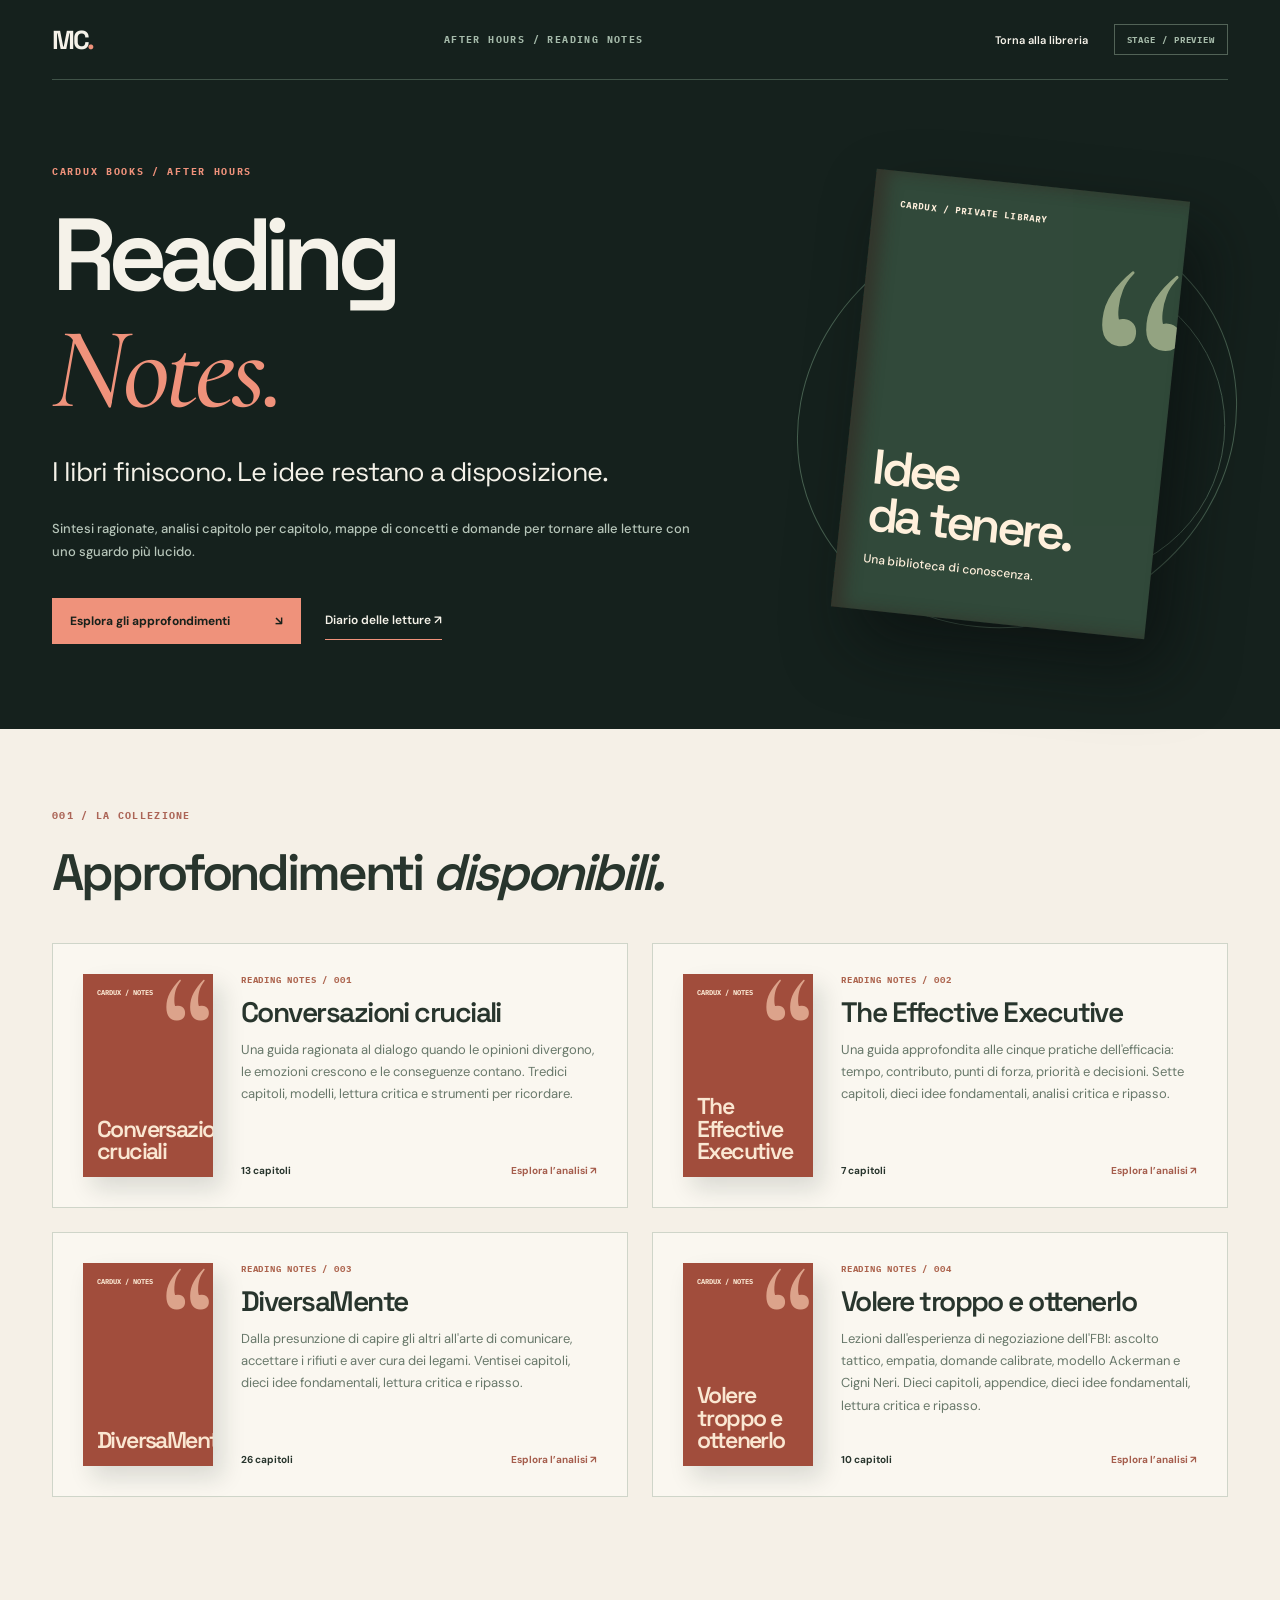
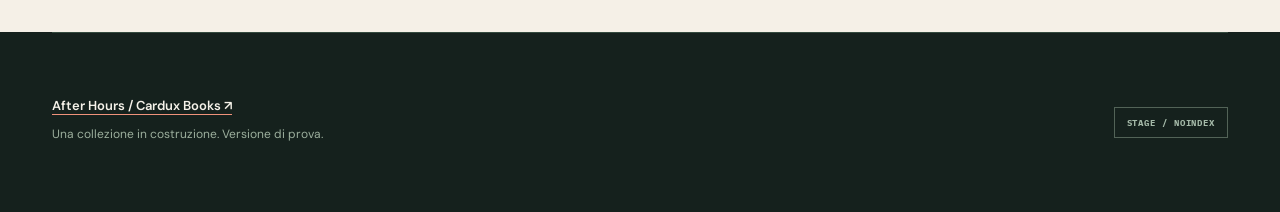
<file: stage/insights/index.html>
<!doctype html><html lang="it"><head><meta charset="utf-8"><meta name="viewport" content="width=device-width,initial-scale=1"><meta name="robots" content="noindex,nofollow"><meta name="theme-color" content="#15211d"><title>Reading Notes | After Hours · Cardux Books</title><meta name="description" content="Approfondimenti e analisi dei libri letti: una biblioteca personale di conoscenza.">
<link rel="icon" type="image/svg+xml" href="../../favicon.svg"><link rel="preconnect" href="https://fonts.googleapis.com"><link rel="preconnect" href="https://fonts.gstatic.com" crossorigin><link href="https://fonts.googleapis.com/css2?family=Cormorant+Garamond:ital,wght@0,500;0,600;1,500;1,600&family=DM+Sans:wght@400;500;600;700&family=IBM+Plex+Mono:wght@400;500;600;700&family=Space+Grotesk:wght@400;500;600;700&display=swap" rel="stylesheet"><link rel="stylesheet" href="./assets/article.css"></head>
<body class="rb-directory"><header class="rb-nav rb-container"><a class="rb-brand" href="../">MC<span>.</span></a><span class="rb-wordmark">AFTER HOURS / READING NOTES</span><nav class="rb-links"><a href="../">Torna alla libreria</a><span class="rb-pill">STAGE / PREVIEW</span></nav></header>
<main><section class="rb-container rb-hero"><div><div class="rb-eyebrow">CARDUX BOOKS / AFTER HOURS</div><h1>Reading <em>Notes.</em></h1><p class="rb-deck">I libri finiscono. Le idee restano a disposizione.</p><p class="rb-byline">Sintesi ragionate, analisi capitolo per capitolo, mappe di concetti e domande per tornare alle letture con uno sguardo più lucido.</p><div class="rb-hero-actions"><a class="rb-cta" href="#collection">Esplora gli approfondimenti <span>↘</span></a><a class="rb-quiet" href="../">Diario delle letture ↗</a></div></div><div class="rb-cover-wrap" aria-hidden="true"><div class="rb-cover" style="transform:rotate(6deg);background:#31493a"><small>CARDUX / PRIVATE LIBRARY</small><div class="cover-quotation" style="color:#b0bd96">“</div><div><h2>Idee<br>da tenere.</h2><p>Una biblioteca di conoscenza.</p></div></div></div></section>
<section class="directory-body" id="collection"><div class="rb-container"><div class="directory-label">001 / LA COLLEZIONE</div><h2 class="directory-heading">Approfondimenti <em>disponibili.</em></h2>
<div class="directory-grid" data-insights-list data-catalog="./catalog.json" data-prefix="./"><a class="note-card" href="./conversazioni-cruciali/"><div class="note-cover"><small>CARDUX / NOTES</small><strong>Conversazioni cruciali</strong></div><div class="note-info"><span class="tag">READING NOTES / 001</span><h3>Conversazioni cruciali</h3><p>13 capitoli, modelli e strumenti per ricordare.</p><div class="card-foot"><span>13 capitoli</span><b>Esplora l'analisi ↗</b></div></div></a></div>
</div></section></main><footer class="rb-container rb-bottom"><div><a href="../">After Hours / Cardux Books ↗</a><p>Una collezione in costruzione. Versione di prova.</p></div><span class="rb-pill">STAGE / NOINDEX</span></footer><script src="./assets/catalog.js"></script></body></html>
</file>
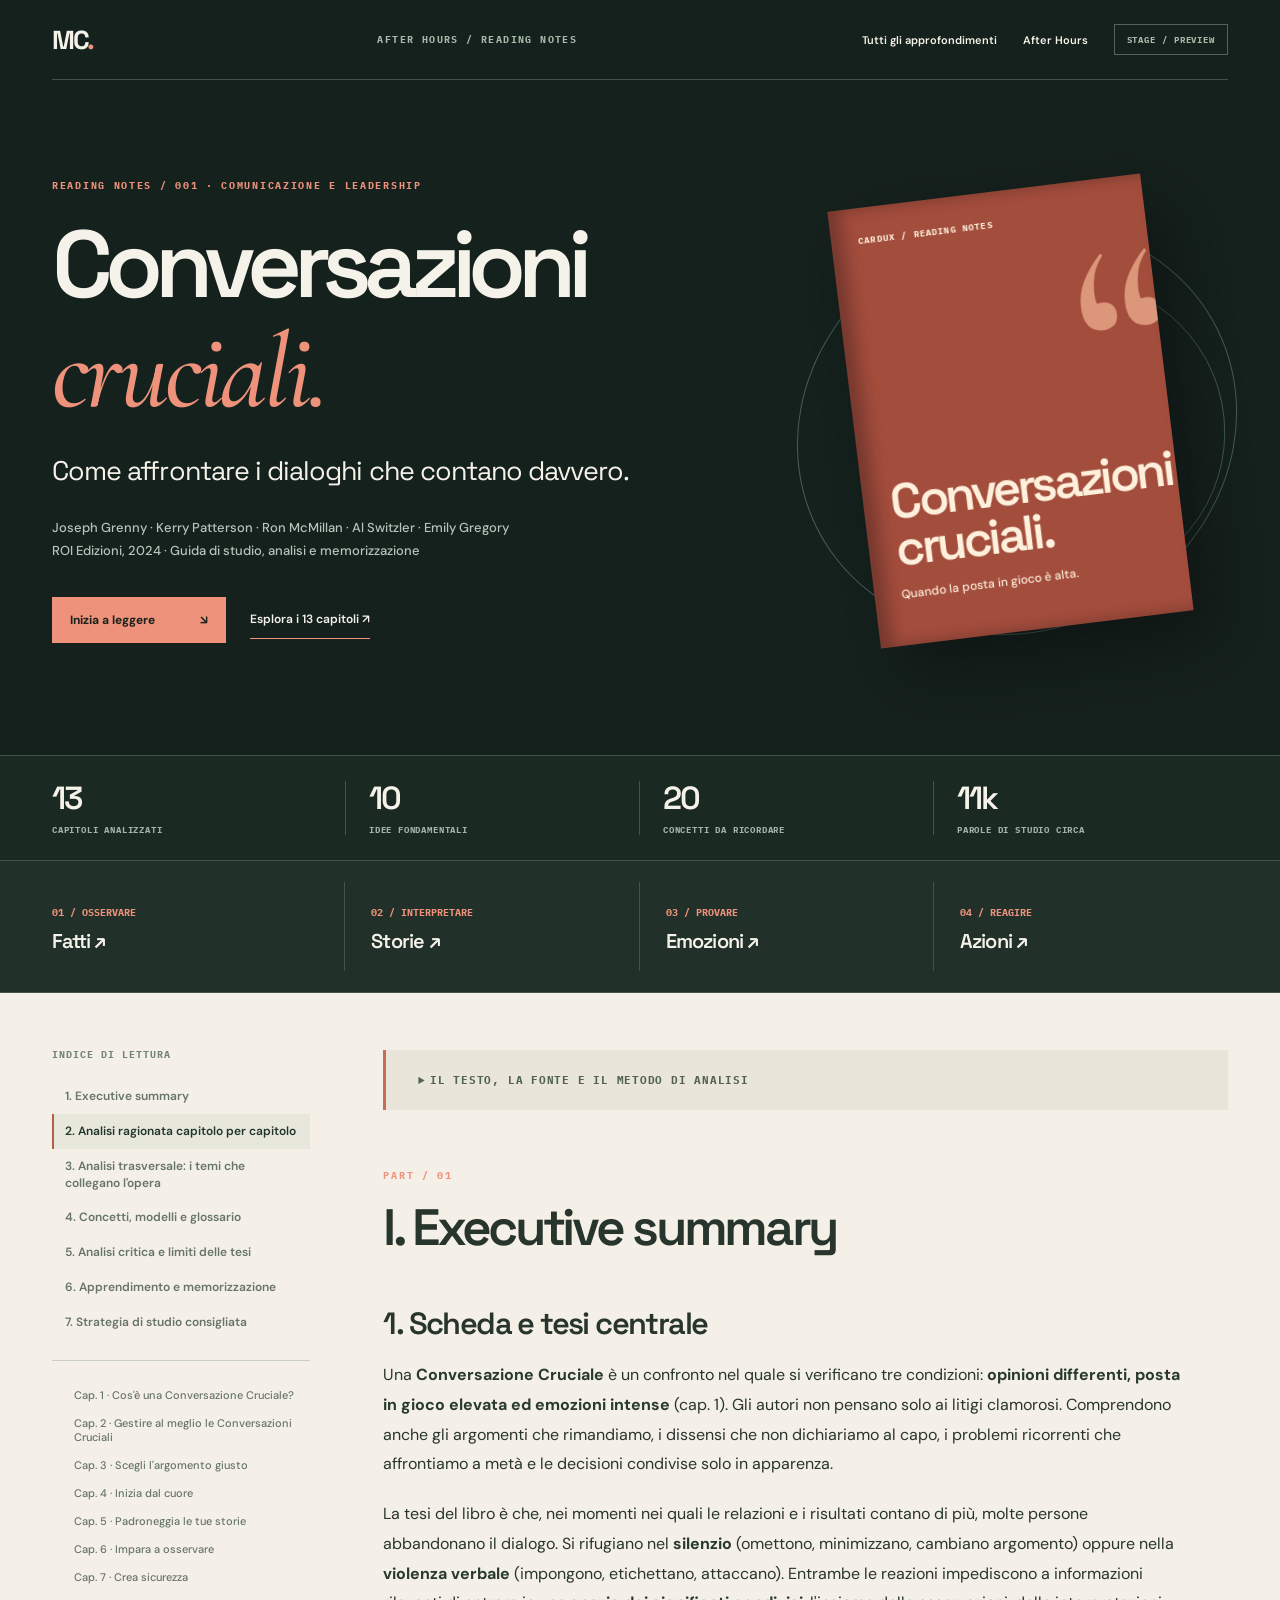
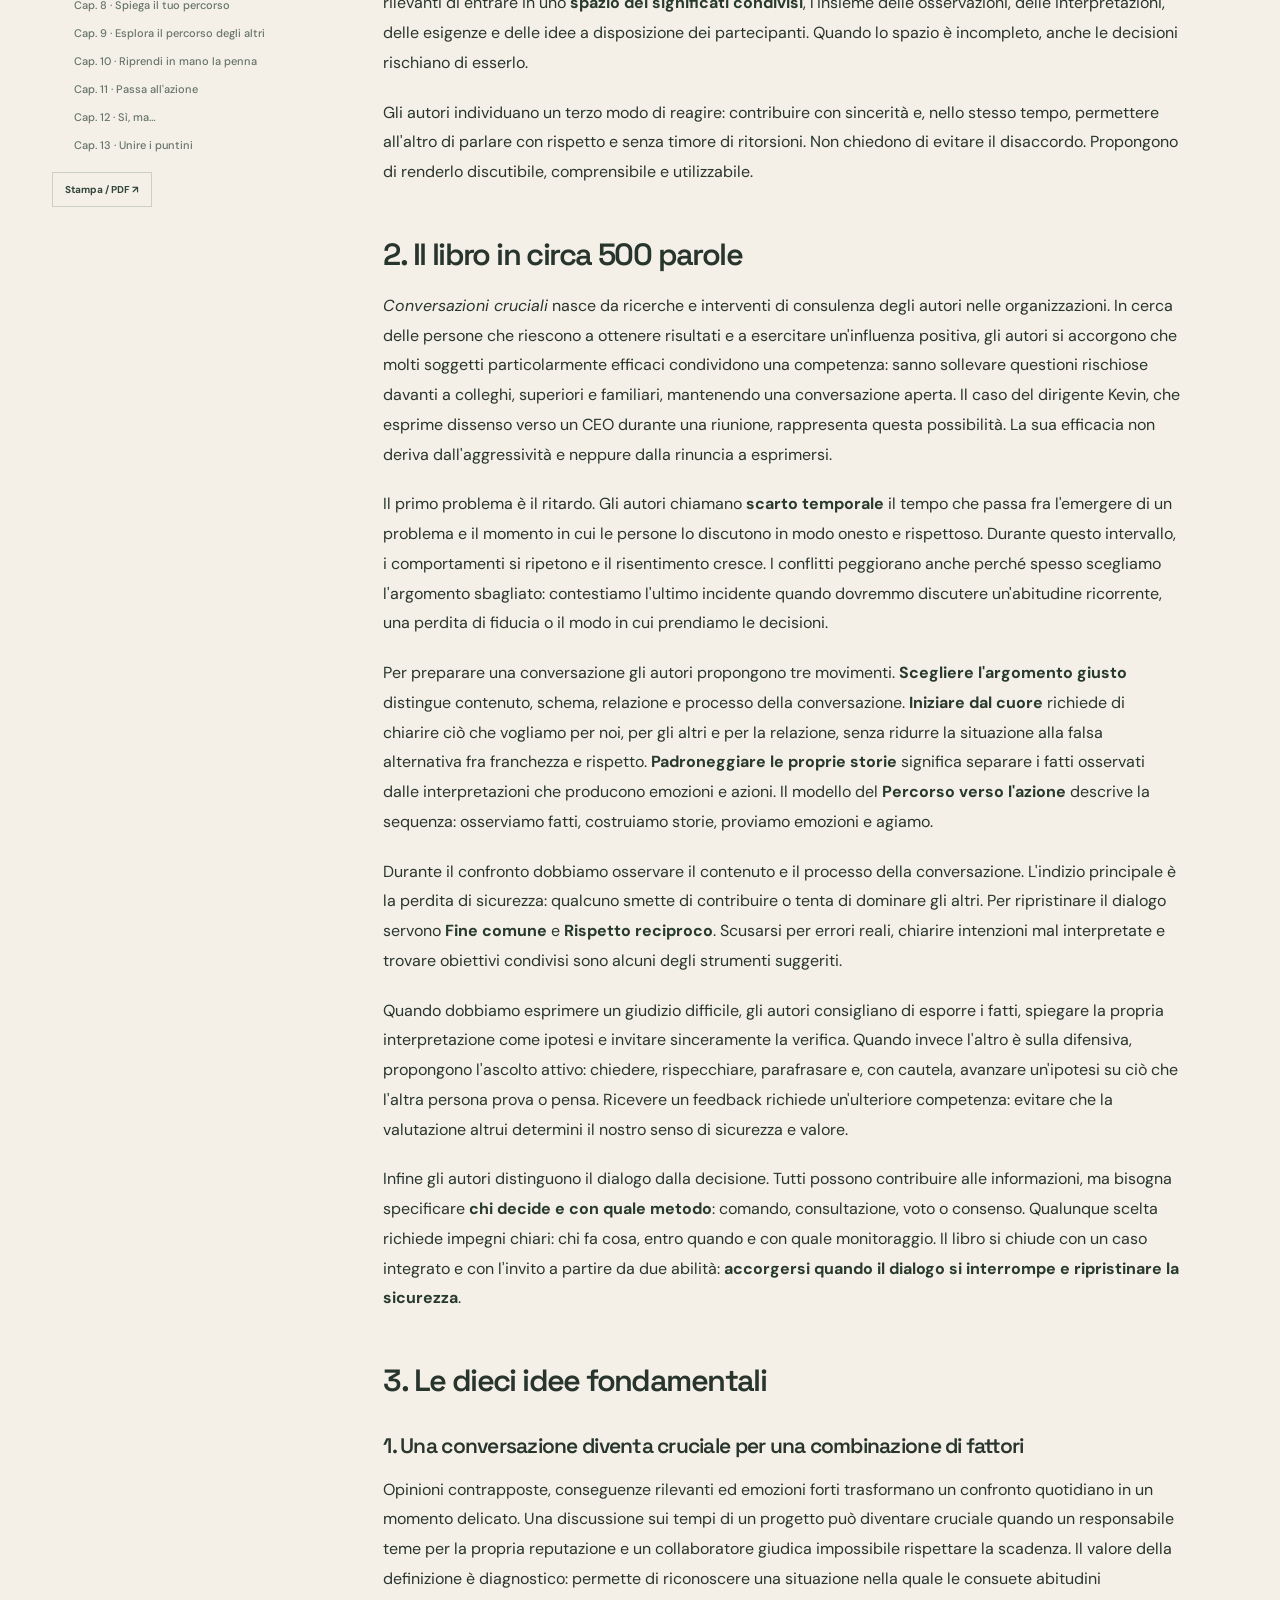
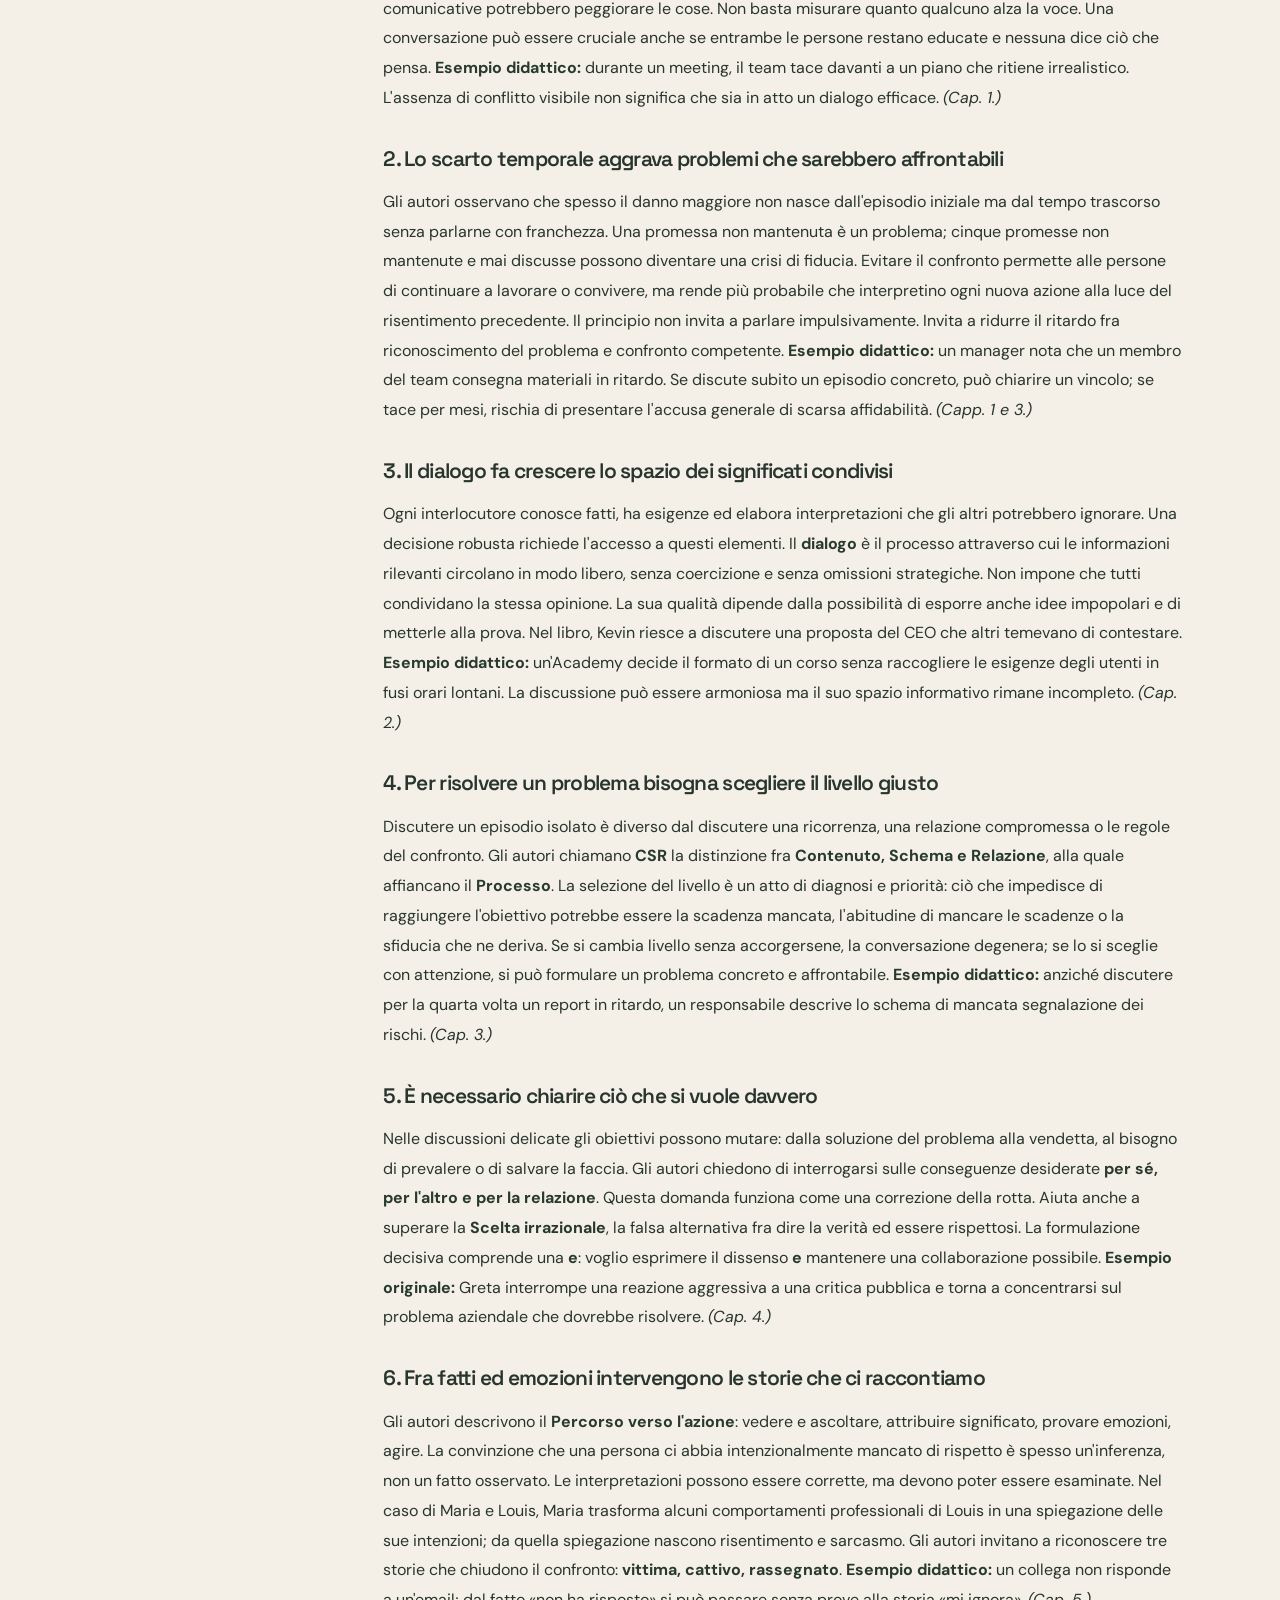
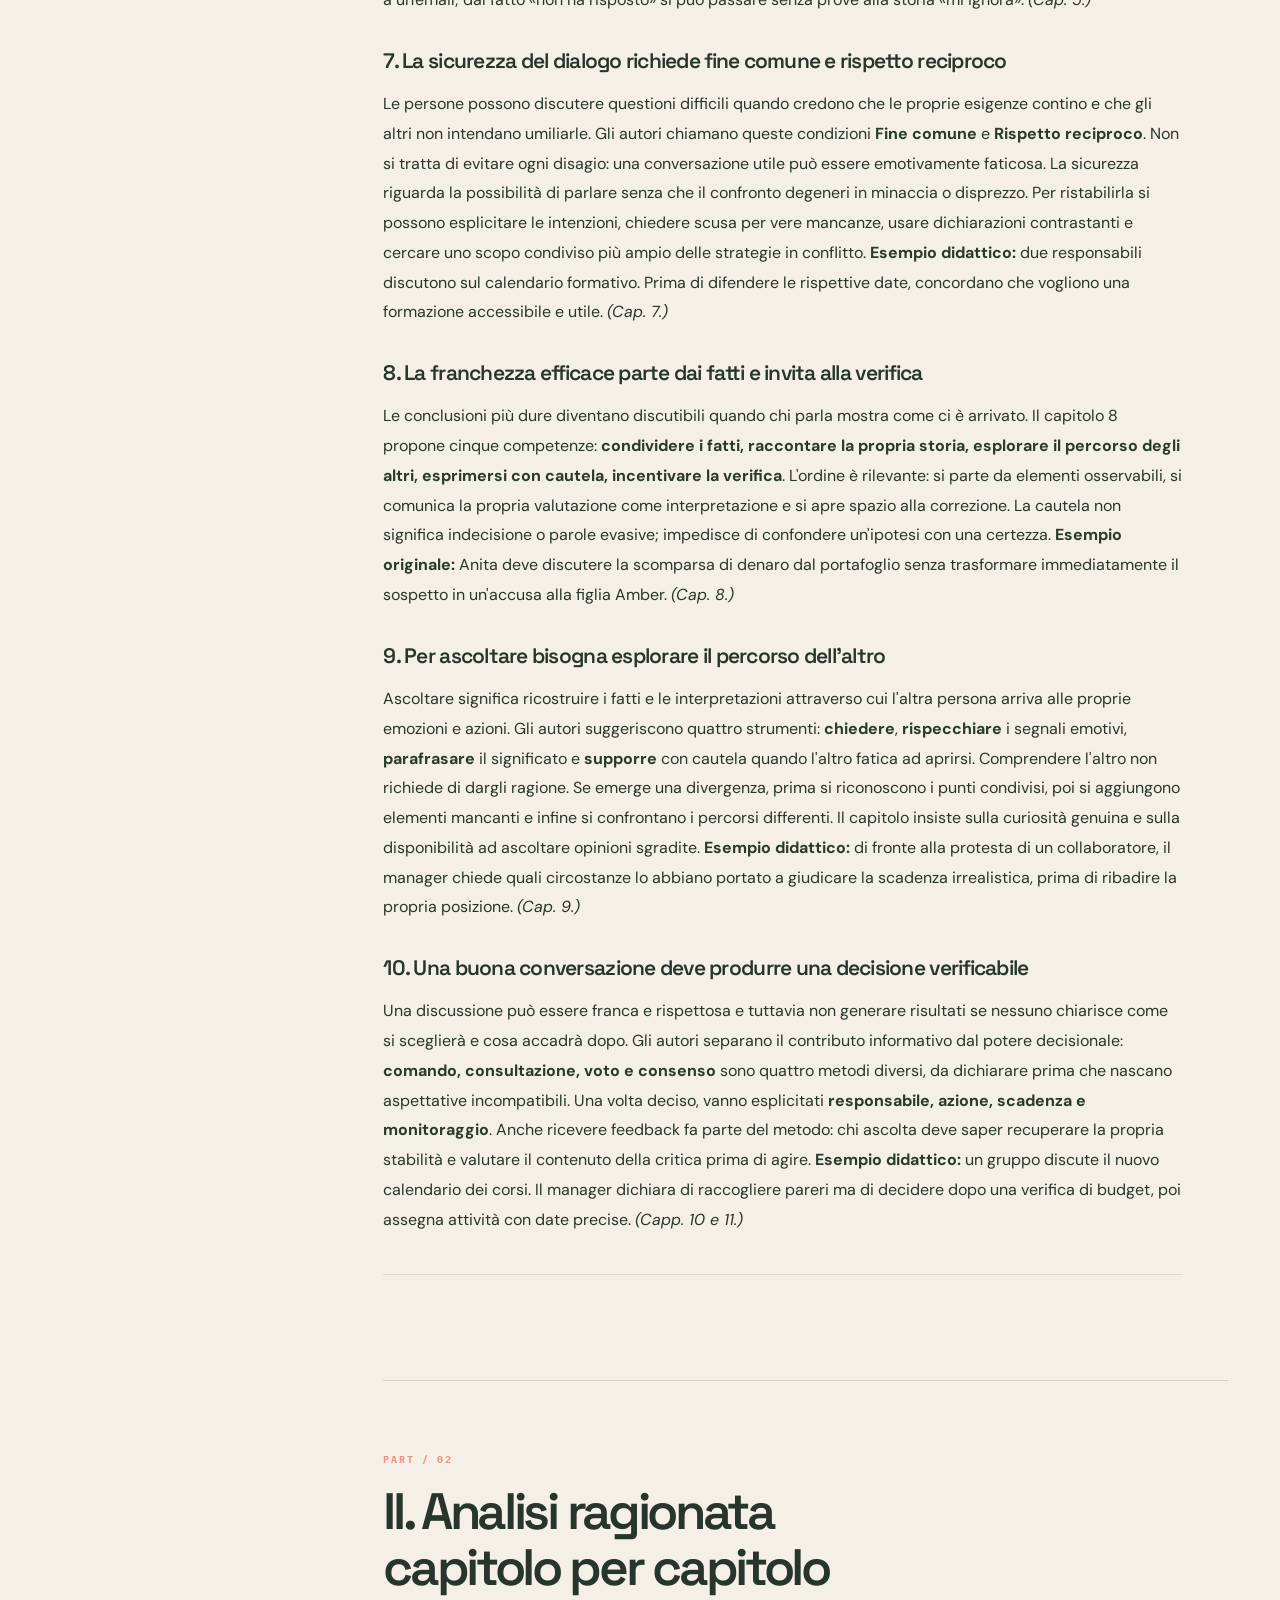
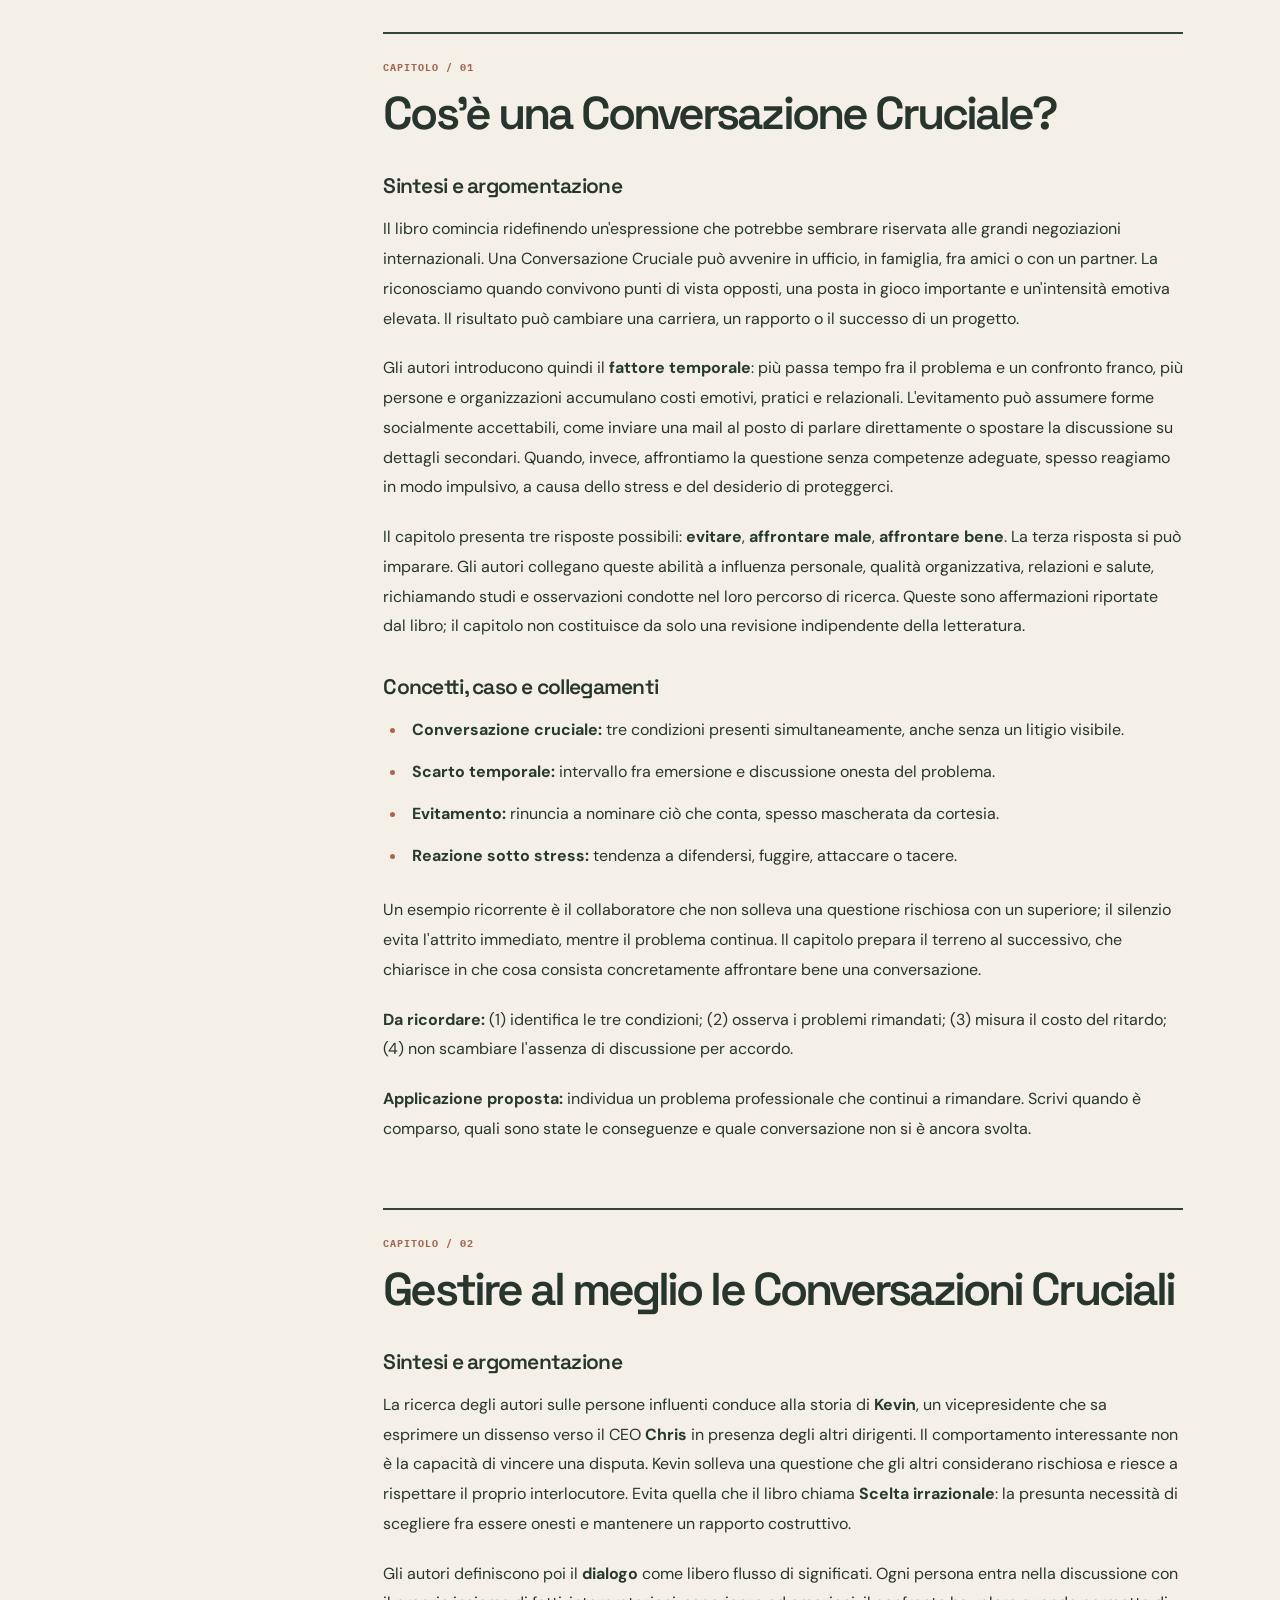
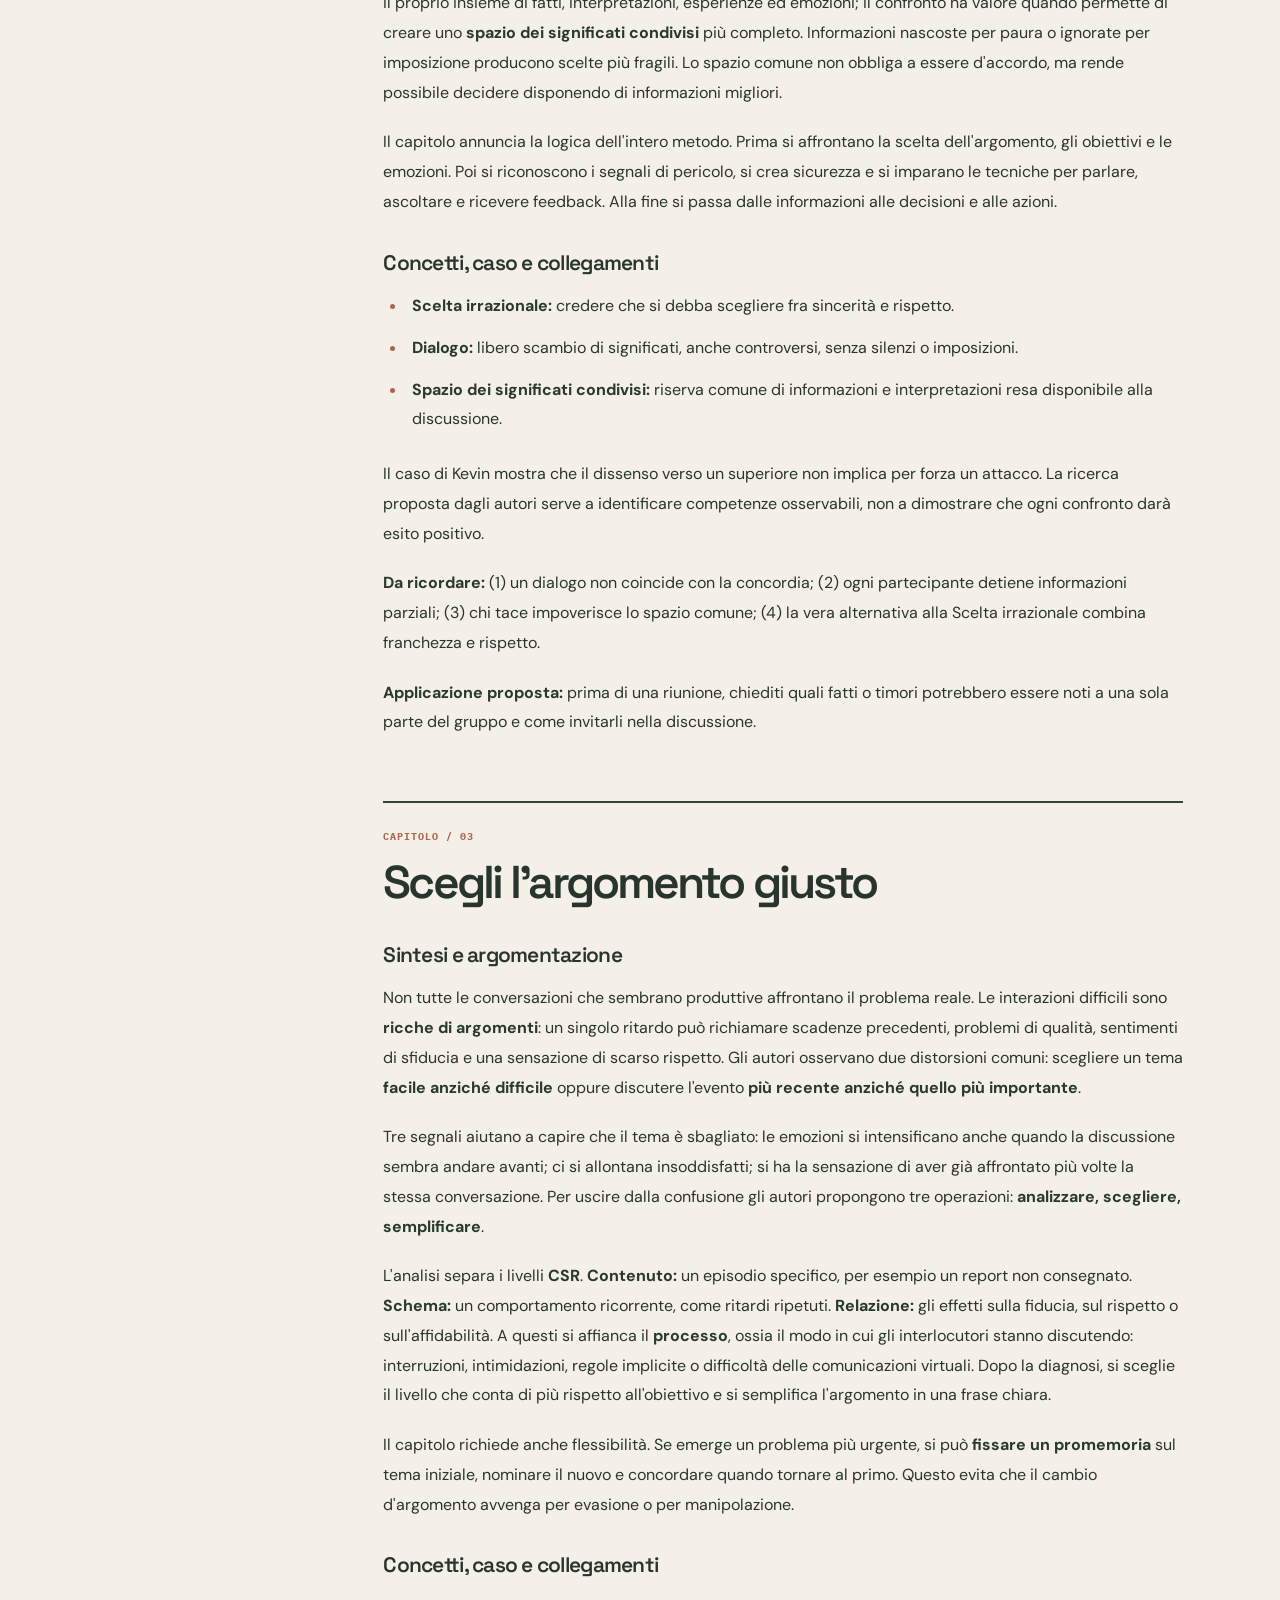
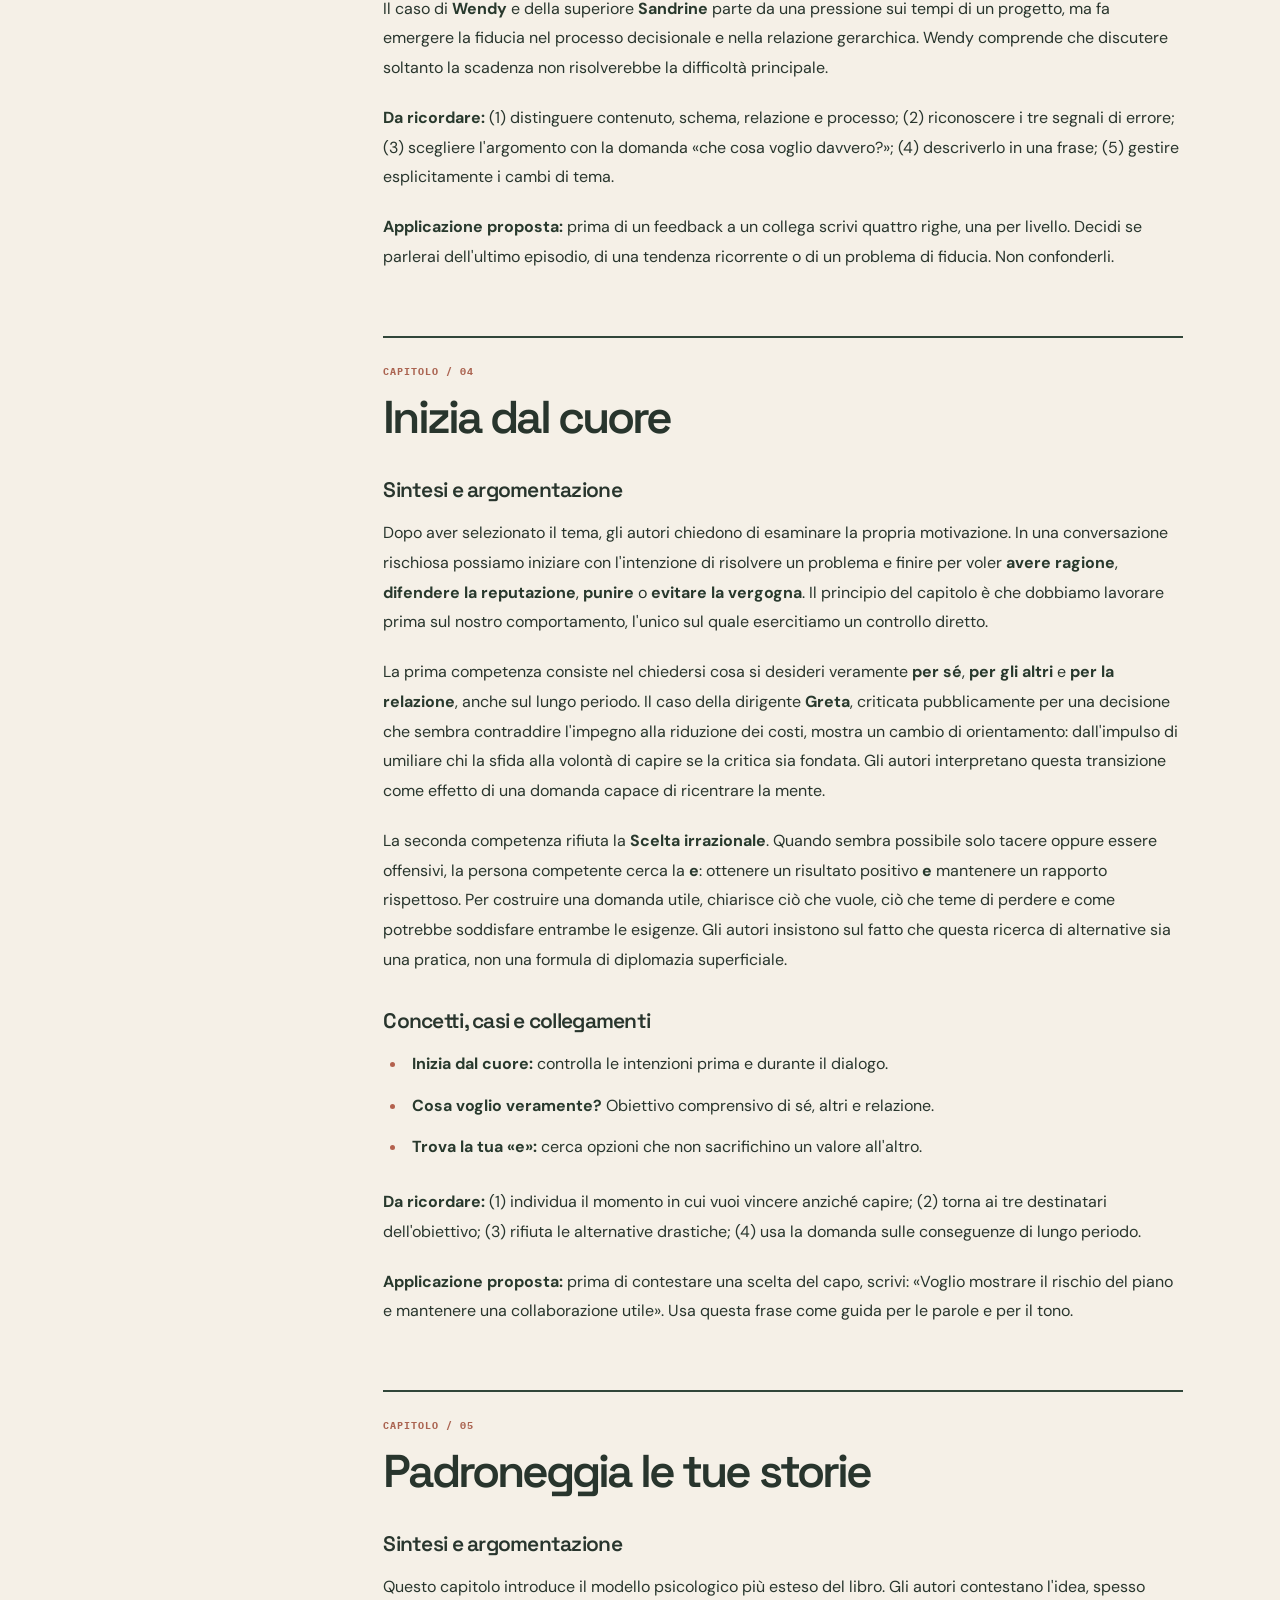
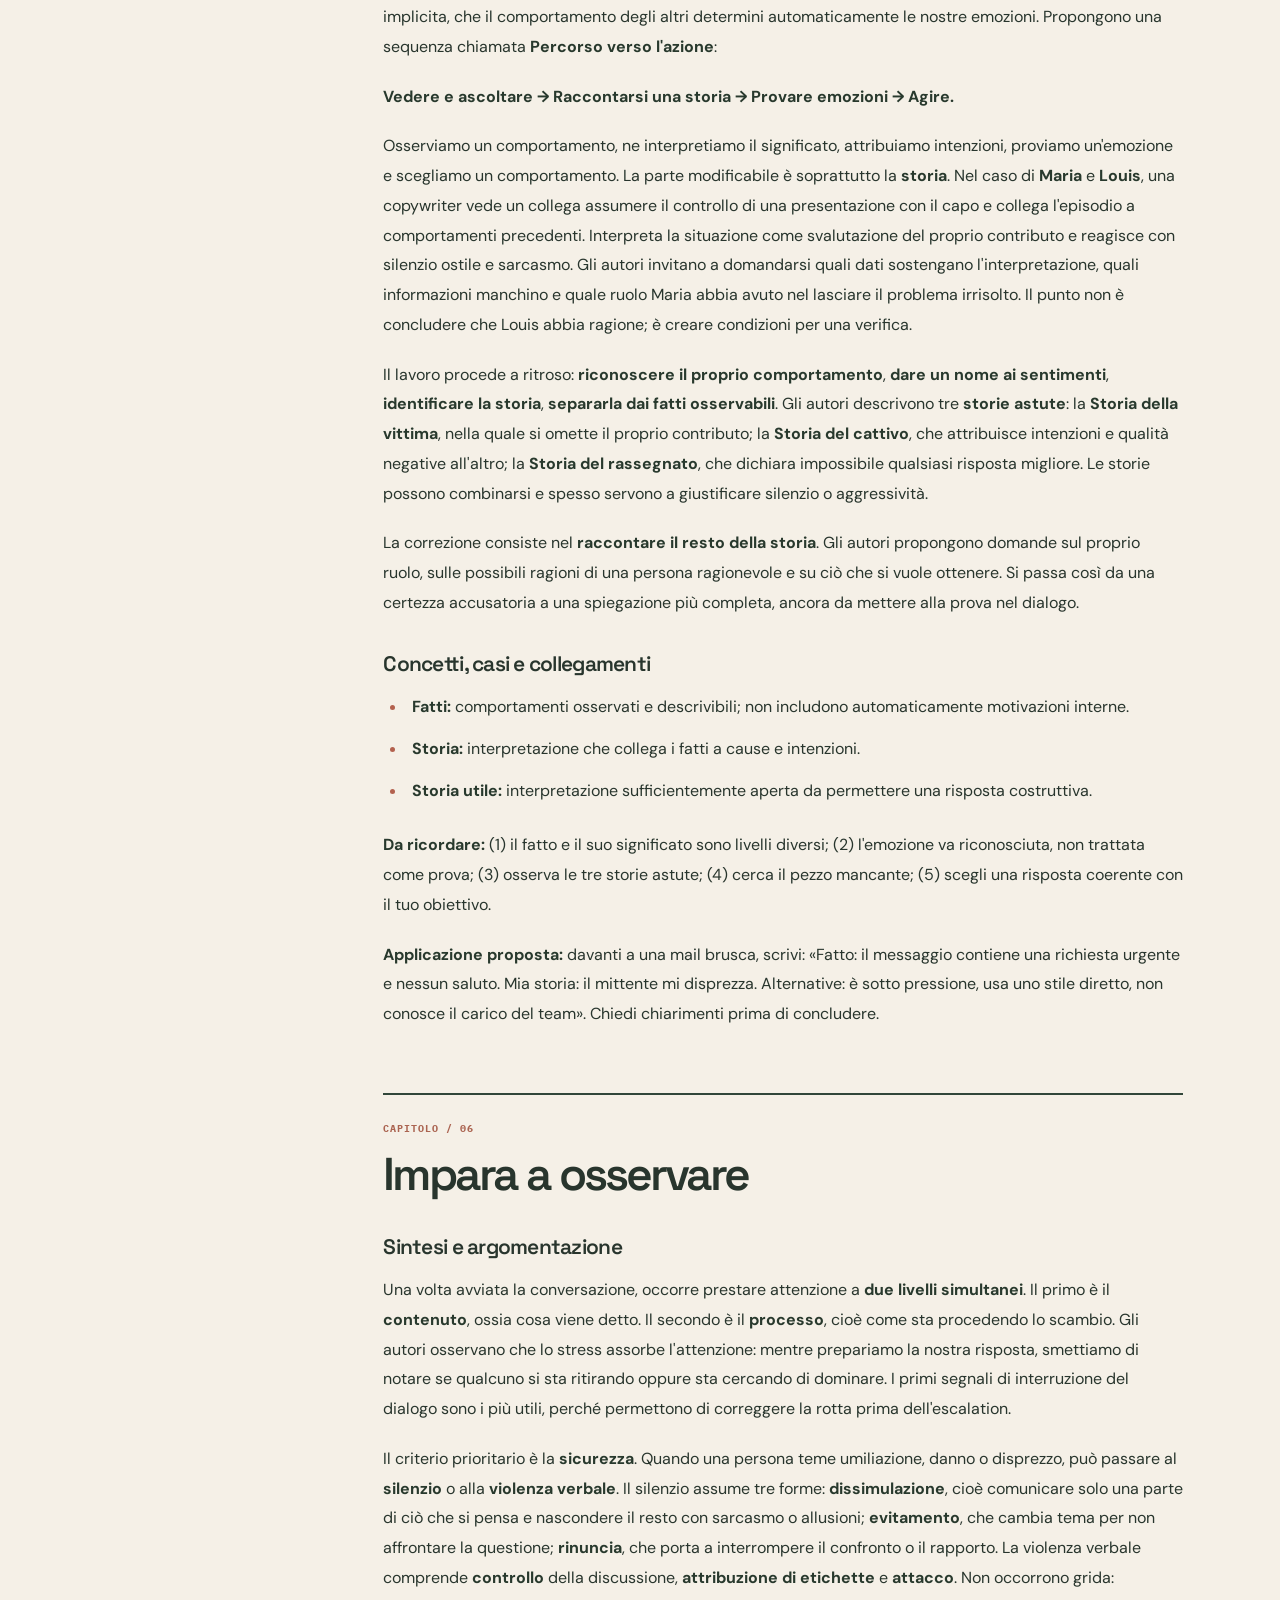
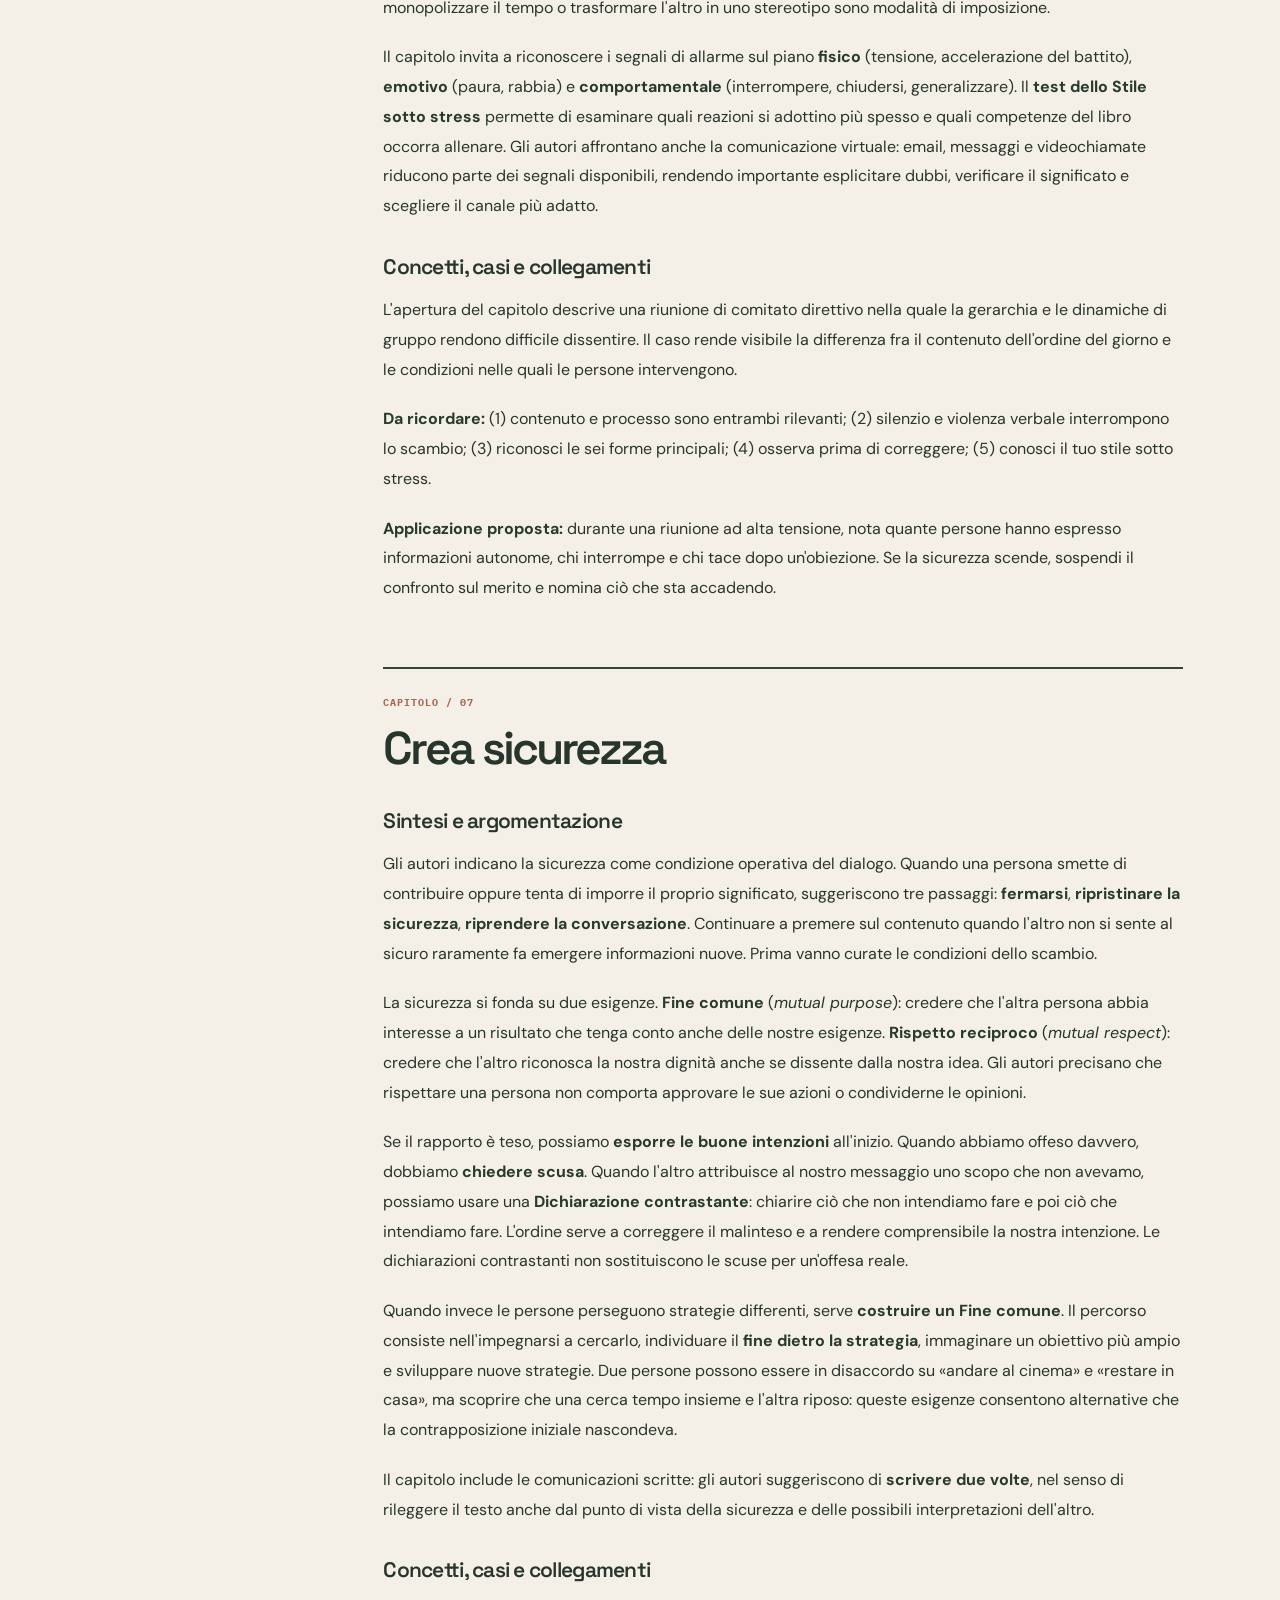
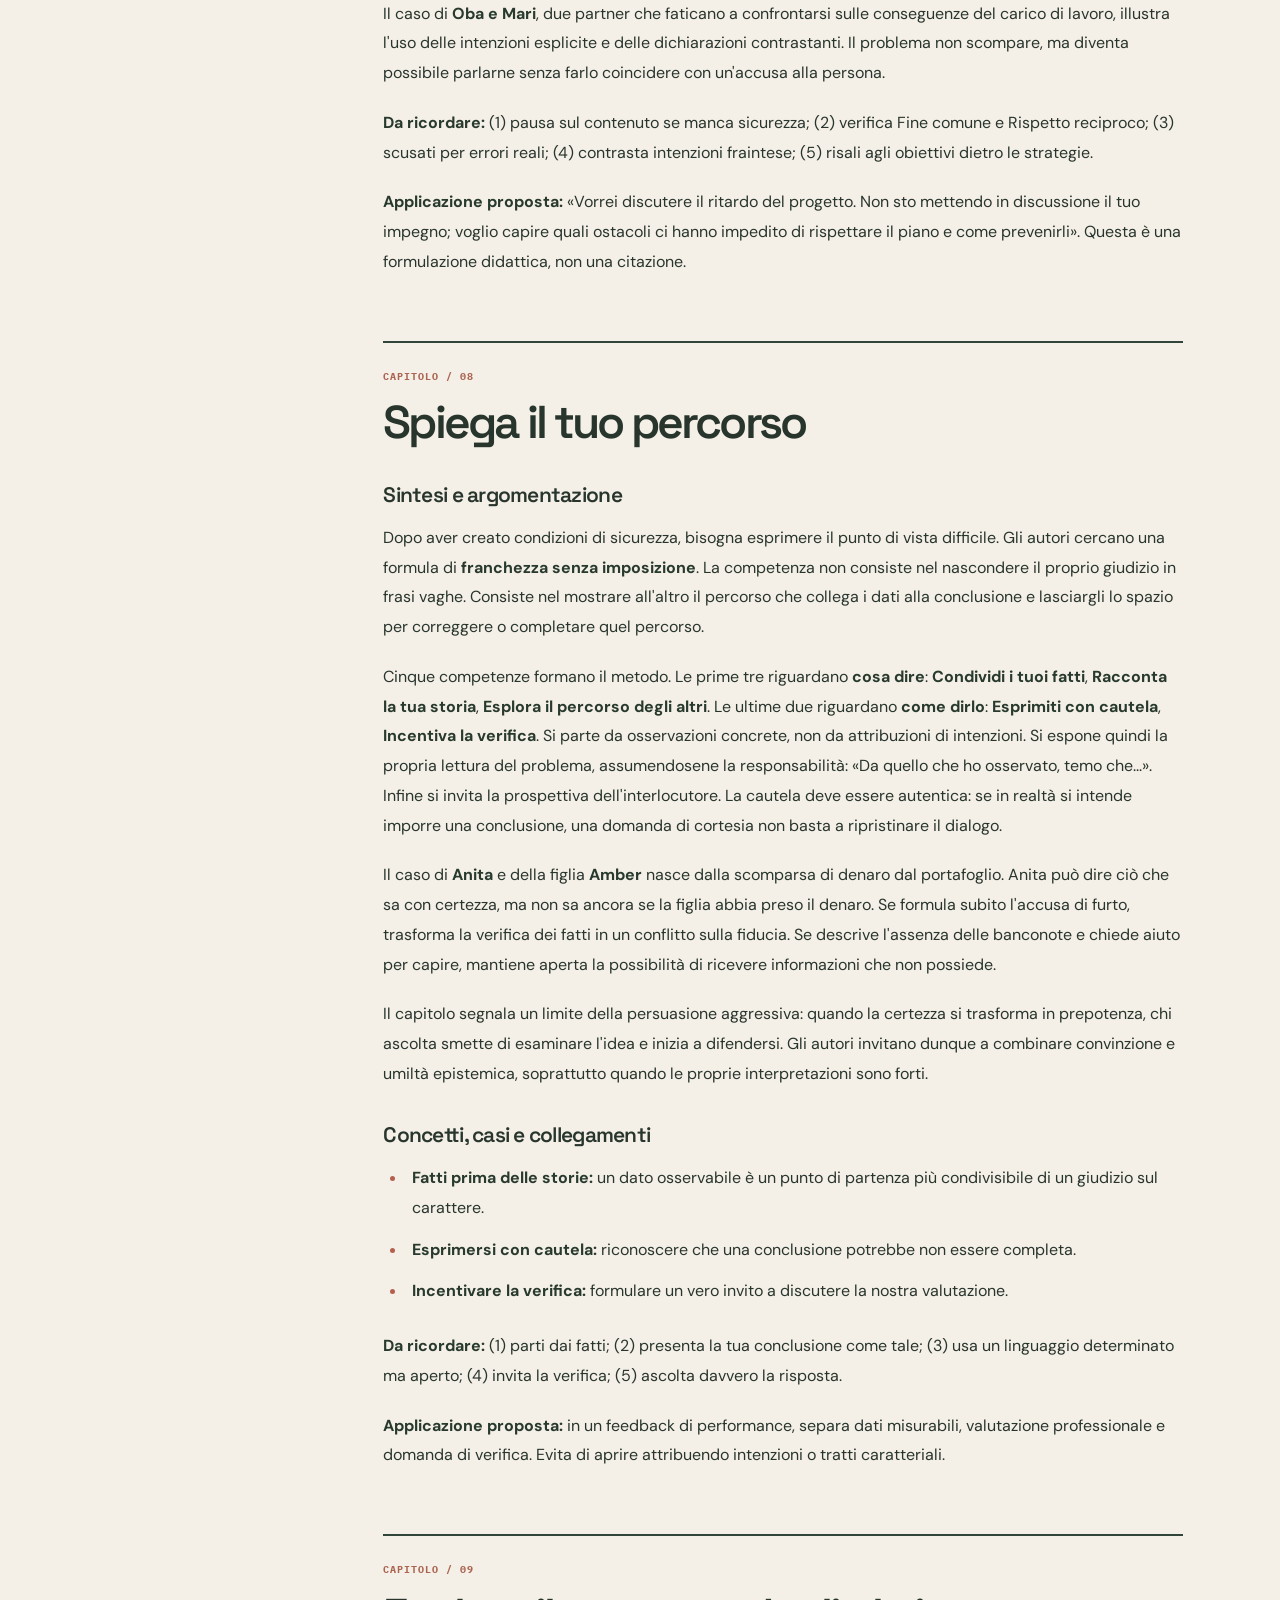
<file: stage/insights/conversazioni-cruciali/index.html>
<!doctype html>
<html lang="it">
<head>
<meta charset="utf-8"><meta name="viewport" content="width=device-width,initial-scale=1">
<meta name="robots" content="noindex,nofollow"><meta name="theme-color" content="#15211d">
<meta name="description" content="Conversazioni cruciali: analisi integrale dei 13 capitoli, dieci idee fondamentali, modelli, valutazione critica e ripasso. Cardux Books, Reading Notes.">
<title>Conversazioni cruciali | Reading Notes · Cardux Books</title>
<link rel="icon" type="image/svg+xml" href="../../../favicon.svg">
<link rel="preconnect" href="https://fonts.googleapis.com"><link rel="preconnect" href="https://fonts.gstatic.com" crossorigin>
<link href="https://fonts.googleapis.com/css2?family=Cormorant+Garamond:ital,wght@0,500;0,600;1,500;1,600&family=DM+Sans:wght@400;500;600;700&family=IBM+Plex+Mono:wght@400;500;600;700&family=Space+Grotesk:wght@400;500;600;700&display=swap" rel="stylesheet">
<link rel="stylesheet" href="../assets/article.css">
<script defer src="../assets/article.js"></script>
</head><body class="rb-page">
<div id="reading-progress" class="rb-progress" aria-hidden="true"></div>
<a href="#article" class="rb-pill" style="position:absolute;top:-100px;left:0" onfocus="this.style.top='3px'" onblur="this.style.top='-100px'">Vai al contenuto</a>
<header class="rb-nav rb-container"><a class="rb-brand" href="../../">MC<span>.</span></a><span class="rb-wordmark">AFTER HOURS / READING NOTES</span><nav class="rb-links" aria-label="Navigazione principale"><a href="../">Tutti gli approfondimenti</a><a class="hide-mobile" href="../../">After Hours</a><span class="rb-pill">STAGE / PREVIEW</span></nav></header>
<main>
<section class="rb-container rb-hero" aria-labelledby="article-title">
<div><div class="rb-eyebrow">READING NOTES / 001 · COMUNICAZIONE E LEADERSHIP</div><h1 id="article-title">Conversazioni <em>cruciali.</em></h1>
<p class="rb-deck">Come affrontare i dialoghi che contano davvero.</p>
<p class="rb-byline">Joseph Grenny · Kerry Patterson · Ron McMillan · Al Switzler · Emily Gregory<br>ROI Edizioni, 2024 · Guida di studio, analisi e memorizzazione</p>
<div class="rb-hero-actions"><a class="rb-cta" href="#panoramica">Inizia a leggere <span aria-hidden="true">↘</span></a><a class="rb-quiet" href="#capitoli">Esplora i 13 capitoli ↗</a></div></div>
<div class="rb-cover-wrap" aria-hidden="true"><div class="rb-cover"><small>CARDUX / READING NOTES</small><div class="cover-quotation">“</div><div><h2>Conversazioni<br>cruciali.</h2><p>Quando la posta in gioco è alta.</p></div></div></div>
</section>
<section class="rb-meta-band"><div class="rb-container rb-meta-grid">
<div class="rb-meta-item"><strong>13</strong><span>CAPITOLI ANALIZZATI</span></div>
<div class="rb-meta-item"><strong>10</strong><span>IDEE FONDAMENTALI</span></div>
<div class="rb-meta-item"><strong>20</strong><span>CONCETTI DA RICORDARE</span></div>
<div class="rb-meta-item"><strong>11k</strong><span>PAROLE DI STUDIO CIRCA</span></div>
</div></section>
<section class="rb-process"><div class="rb-container rb-process-grid" aria-label="Percorso verso l'azione">
<a href="#capitolo-5"><small>01 / OSSERVARE</small><strong>Fatti ↗</strong></a>
<a href="#capitolo-5"><small>02 / INTERPRETARE</small><strong>Storie ↗</strong></a>
<a href="#capitolo-5"><small>03 / PROVARE</small><strong>Emozioni ↗</strong></a>
<a href="#capitolo-5"><small>04 / REAGIRE</small><strong>Azioni ↗</strong></a>
</div></section>
<section class="reader-surface"><div class="rb-container reader-layout">
<aside class="reader-aside" aria-label="Indice della guida"><h2>INDICE DI LETTURA</h2><nav id="reader-toc" aria-label="Sezioni e capitoli"></nav><div class="toc-tools"><button id="print-note" type="button" aria-label="Stampa questa analisi">Stampa / PDF ↗</button></div></aside>
<div><details class="rb-mobile-toc"><summary>INDICE / VAI A UNA SEZIONE ▾</summary><nav id="mobile-nav" aria-label="Indice mobile"></nav></details>
<article class="reader-article" id="article">
<div class="reader-intro"><details><summary>Il testo, la fonte e il metodo di analisi</summary><div class="reading-prose"><h3 id="guida-di-studio-approfondita-delledizione-italiana-2024">Guida di studio approfondita dell&#39;edizione italiana 2024</h3>
<p><strong>Autori:</strong> Joseph Grenny, Kerry Patterson, Ron McMillan, Al Switzler, Emily Gregory <strong>Edizione consultata:</strong> ROI Edizioni, 2024, traduzione di Valentina Muccichini <strong>Sottotitolo:</strong> <em>Strumenti per dialogare meglio quando la posta in gioco è alta</em> <strong>Testo analizzato:</strong> edizione italiana del libro consultata, incluse prefazione italiana, prefazione, capitoli 1–13, introduzioni alle tre parti e conclusione. <strong>Genere:</strong> manuale di comunicazione interpersonale, leadership, gestione delle relazioni e dei conflitti.</p>
<blockquote><p><strong>Metodo di lettura della guida.</strong> Le ricostruzioni presentate come <em>tesi degli autori</em> si basano sul libro. Gli esempi con i nomi Kevin, Wendy, Maria e Louis, Greta, Anita e Amber, Oba e Mari, Sanj, Marlin e la sorella che discute dell&#39;eredità sono casi narrati nel libro e qui riassunti. Gli esempi ambientati in un&#39;Academy, in un team o in una rete dealer sono mie applicazioni didattiche, non episodi attribuiti agli autori. Le valutazioni critiche sono interpretazioni autonome, non verifiche bibliografiche esterne. I rimandi ai capitoli sostituiscono numeri di pagina, non stabili tra le diverse edizioni.</p></blockquote>
<hr class="section-rule"></div></details></div>
<section class="reading-section" id="panoramica"><header class="chapter-section-header"><span class="kicker">PART / 01</span><h2>I. Executive summary</h2></header><div class="reading-prose">
<h3 id="1-scheda-e-tesi-centrale">1. Scheda e tesi centrale</h3>
<p>Una <strong>Conversazione Cruciale</strong> è un confronto nel quale si verificano tre condizioni: <strong>opinioni differenti, posta in gioco elevata ed emozioni intense</strong> (cap. 1). Gli autori non pensano solo ai litigi clamorosi. Comprendono anche gli argomenti che rimandiamo, i dissensi che non dichiariamo al capo, i problemi ricorrenti che affrontiamo a metà e le decisioni condivise solo in apparenza.</p>
<p>La tesi del libro è che, nei momenti nei quali le relazioni e i risultati contano di più, molte persone abbandonano il dialogo. Si rifugiano nel <strong>silenzio</strong> (omettono, minimizzano, cambiano argomento) oppure nella <strong>violenza verbale</strong> (impongono, etichettano, attaccano). Entrambe le reazioni impediscono a informazioni rilevanti di entrare in uno <strong>spazio dei significati condivisi</strong>, l&#39;insieme delle osservazioni, delle interpretazioni, delle esigenze e delle idee a disposizione dei partecipanti. Quando lo spazio è incompleto, anche le decisioni rischiano di esserlo.</p>
<p>Gli autori individuano un terzo modo di reagire: contribuire con sincerità e, nello stesso tempo, permettere all&#39;altro di parlare con rispetto e senza timore di ritorsioni. Non chiedono di evitare il disaccordo. Propongono di renderlo discutibile, comprensibile e utilizzabile.</p>
<h3 id="2-il-libro-in-circa-500-parole">2. Il libro in circa 500 parole</h3>
<p><em>Conversazioni cruciali</em> nasce da ricerche e interventi di consulenza degli autori nelle organizzazioni. In cerca delle persone che riescono a ottenere risultati e a esercitare un&#39;influenza positiva, gli autori si accorgono che molti soggetti particolarmente efficaci condividono una competenza: sanno sollevare questioni rischiose davanti a colleghi, superiori e familiari, mantenendo una conversazione aperta. Il caso del dirigente Kevin, che esprime dissenso verso un CEO durante una riunione, rappresenta questa possibilità. La sua efficacia non deriva dall&#39;aggressività e neppure dalla rinuncia a esprimersi.</p>
<p>Il primo problema è il ritardo. Gli autori chiamano <strong>scarto temporale</strong> il tempo che passa fra l&#39;emergere di un problema e il momento in cui le persone lo discutono in modo onesto e rispettoso. Durante questo intervallo, i comportamenti si ripetono e il risentimento cresce. I conflitti peggiorano anche perché spesso scegliamo l&#39;argomento sbagliato: contestiamo l&#39;ultimo incidente quando dovremmo discutere un&#39;abitudine ricorrente, una perdita di fiducia o il modo in cui prendiamo le decisioni.</p>
<p>Per preparare una conversazione gli autori propongono tre movimenti. <strong>Scegliere l&#39;argomento giusto</strong> distingue contenuto, schema, relazione e processo della conversazione. <strong>Iniziare dal cuore</strong> richiede di chiarire ciò che vogliamo per noi, per gli altri e per la relazione, senza ridurre la situazione alla falsa alternativa fra franchezza e rispetto. <strong>Padroneggiare le proprie storie</strong> significa separare i fatti osservati dalle interpretazioni che producono emozioni e azioni. Il modello del <strong>Percorso verso l&#39;azione</strong> descrive la sequenza: osserviamo fatti, costruiamo storie, proviamo emozioni e agiamo.</p>
<p>Durante il confronto dobbiamo osservare il contenuto e il processo della conversazione. L&#39;indizio principale è la perdita di sicurezza: qualcuno smette di contribuire o tenta di dominare gli altri. Per ripristinare il dialogo servono <strong>Fine comune</strong> e <strong>Rispetto reciproco</strong>. Scusarsi per errori reali, chiarire intenzioni mal interpretate e trovare obiettivi condivisi sono alcuni degli strumenti suggeriti.</p>
<p>Quando dobbiamo esprimere un giudizio difficile, gli autori consigliano di esporre i fatti, spiegare la propria interpretazione come ipotesi e invitare sinceramente la verifica. Quando invece l&#39;altro è sulla difensiva, propongono l&#39;ascolto attivo: chiedere, rispecchiare, parafrasare e, con cautela, avanzare un&#39;ipotesi su ciò che l&#39;altra persona prova o pensa. Ricevere un feedback richiede un&#39;ulteriore competenza: evitare che la valutazione altrui determini il nostro senso di sicurezza e valore.</p>
<p>Infine gli autori distinguono il dialogo dalla decisione. Tutti possono contribuire alle informazioni, ma bisogna specificare <strong>chi decide e con quale metodo</strong>: comando, consultazione, voto o consenso. Qualunque scelta richiede impegni chiari: chi fa cosa, entro quando e con quale monitoraggio. Il libro si chiude con un caso integrato e con l&#39;invito a partire da due abilità: <strong>accorgersi quando il dialogo si interrompe e ripristinare la sicurezza</strong>.</p>
<h3 id="3-le-dieci-idee-fondamentali">3. Le dieci idee fondamentali</h3>
<h4 id="1-una-conversazione-diventa-cruciale-per-una-combinazione-di-fattori">1. Una conversazione diventa cruciale per una combinazione di fattori</h4>
<p>Opinioni contrapposte, conseguenze rilevanti ed emozioni forti trasformano un confronto quotidiano in un momento delicato. Una discussione sui tempi di un progetto può diventare cruciale quando un responsabile teme per la propria reputazione e un collaboratore giudica impossibile rispettare la scadenza. Il valore della definizione è diagnostico: permette di riconoscere una situazione nella quale le consuete abitudini comunicative potrebbero peggiorare le cose. Non basta misurare quanto qualcuno alza la voce. Una conversazione può essere cruciale anche se entrambe le persone restano educate e nessuna dice ciò che pensa. <strong>Esempio didattico:</strong> durante un meeting, il team tace davanti a un piano che ritiene irrealistico. L&#39;assenza di conflitto visibile non significa che sia in atto un dialogo efficace. <em>(Cap. 1.)</em></p>
<h4 id="2-lo-scarto-temporale-aggrava-problemi-che-sarebbero-affrontabili">2. Lo scarto temporale aggrava problemi che sarebbero affrontabili</h4>
<p>Gli autori osservano che spesso il danno maggiore non nasce dall&#39;episodio iniziale ma dal tempo trascorso senza parlarne con franchezza. Una promessa non mantenuta è un problema; cinque promesse non mantenute e mai discusse possono diventare una crisi di fiducia. Evitare il confronto permette alle persone di continuare a lavorare o convivere, ma rende più probabile che interpretino ogni nuova azione alla luce del risentimento precedente. Il principio non invita a parlare impulsivamente. Invita a ridurre il ritardo fra riconoscimento del problema e confronto competente. <strong>Esempio didattico:</strong> un manager nota che un membro del team consegna materiali in ritardo. Se discute subito un episodio concreto, può chiarire un vincolo; se tace per mesi, rischia di presentare l&#39;accusa generale di scarsa affidabilità. <em>(Capp. 1 e 3.)</em></p>
<h4 id="3-il-dialogo-fa-crescere-lo-spazio-dei-significati-condivisi">3. Il dialogo fa crescere lo spazio dei significati condivisi</h4>
<p>Ogni interlocutore conosce fatti, ha esigenze ed elabora interpretazioni che gli altri potrebbero ignorare. Una decisione robusta richiede l&#39;accesso a questi elementi. Il <strong>dialogo</strong> è il processo attraverso cui le informazioni rilevanti circolano in modo libero, senza coercizione e senza omissioni strategiche. Non impone che tutti condividano la stessa opinione. La sua qualità dipende dalla possibilità di esporre anche idee impopolari e di metterle alla prova. Nel libro, Kevin riesce a discutere una proposta del CEO che altri temevano di contestare. <strong>Esempio didattico:</strong> un&#39;Academy decide il formato di un corso senza raccogliere le esigenze degli utenti in fusi orari lontani. La discussione può essere armoniosa ma il suo spazio informativo rimane incompleto. <em>(Cap. 2.)</em></p>
<h4 id="4-per-risolvere-un-problema-bisogna-scegliere-il-livello-giusto">4. Per risolvere un problema bisogna scegliere il livello giusto</h4>
<p>Discutere un episodio isolato è diverso dal discutere una ricorrenza, una relazione compromessa o le regole del confronto. Gli autori chiamano <strong>CSR</strong> la distinzione fra <strong>Contenuto, Schema e Relazione</strong>, alla quale affiancano il <strong>Processo</strong>. La selezione del livello è un atto di diagnosi e priorità: ciò che impedisce di raggiungere l&#39;obiettivo potrebbe essere la scadenza mancata, l&#39;abitudine di mancare le scadenze o la sfiducia che ne deriva. Se si cambia livello senza accorgersene, la conversazione degenera; se lo si sceglie con attenzione, si può formulare un problema concreto e affrontabile. <strong>Esempio didattico:</strong> anziché discutere per la quarta volta un report in ritardo, un responsabile descrive lo schema di mancata segnalazione dei rischi. <em>(Cap. 3.)</em></p>
<h4 id="5-e-necessario-chiarire-cio-che-si-vuole-davvero">5. È necessario chiarire ciò che si vuole davvero</h4>
<p>Nelle discussioni delicate gli obiettivi possono mutare: dalla soluzione del problema alla vendetta, al bisogno di prevalere o di salvare la faccia. Gli autori chiedono di interrogarsi sulle conseguenze desiderate <strong>per sé, per l&#39;altro e per la relazione</strong>. Questa domanda funziona come una correzione della rotta. Aiuta anche a superare la <strong>Scelta irrazionale</strong>, la falsa alternativa fra dire la verità ed essere rispettosi. La formulazione decisiva comprende una <strong>e</strong>: voglio esprimere il dissenso <strong>e</strong> mantenere una collaborazione possibile. <strong>Esempio originale:</strong> Greta interrompe una reazione aggressiva a una critica pubblica e torna a concentrarsi sul problema aziendale che dovrebbe risolvere. <em>(Cap. 4.)</em></p>
<h4 id="6-fra-fatti-ed-emozioni-intervengono-le-storie-che-ci-raccontiamo">6. Fra fatti ed emozioni intervengono le storie che ci raccontiamo</h4>
<p>Gli autori descrivono il <strong>Percorso verso l&#39;azione</strong>: vedere e ascoltare, attribuire significato, provare emozioni, agire. La convinzione che una persona ci abbia intenzionalmente mancato di rispetto è spesso un&#39;inferenza, non un fatto osservato. Le interpretazioni possono essere corrette, ma devono poter essere esaminate. Nel caso di Maria e Louis, Maria trasforma alcuni comportamenti professionali di Louis in una spiegazione delle sue intenzioni; da quella spiegazione nascono risentimento e sarcasmo. Gli autori invitano a riconoscere tre storie che chiudono il confronto: <strong>vittima, cattivo, rassegnato</strong>. <strong>Esempio didattico:</strong> un collega non risponde a un&#39;email; dal fatto «non ha risposto» si può passare senza prove alla storia «mi ignora». <em>(Cap. 5.)</em></p>
<h4 id="7-la-sicurezza-del-dialogo-richiede-fine-comune-e-rispetto-reciproco">7. La sicurezza del dialogo richiede fine comune e rispetto reciproco</h4>
<p>Le persone possono discutere questioni difficili quando credono che le proprie esigenze contino e che gli altri non intendano umiliarle. Gli autori chiamano queste condizioni <strong>Fine comune</strong> e <strong>Rispetto reciproco</strong>. Non si tratta di evitare ogni disagio: una conversazione utile può essere emotivamente faticosa. La sicurezza riguarda la possibilità di parlare senza che il confronto degeneri in minaccia o disprezzo. Per ristabilirla si possono esplicitare le intenzioni, chiedere scusa per vere mancanze, usare dichiarazioni contrastanti e cercare uno scopo condiviso più ampio delle strategie in conflitto. <strong>Esempio didattico:</strong> due responsabili discutono sul calendario formativo. Prima di difendere le rispettive date, concordano che vogliono una formazione accessibile e utile. <em>(Cap. 7.)</em></p>
<h4 id="8-la-franchezza-efficace-parte-dai-fatti-e-invita-alla-verifica">8. La franchezza efficace parte dai fatti e invita alla verifica</h4>
<p>Le conclusioni più dure diventano discutibili quando chi parla mostra come ci è arrivato. Il capitolo 8 propone cinque competenze: <strong>condividere i fatti, raccontare la propria storia, esplorare il percorso degli altri, esprimersi con cautela, incentivare la verifica</strong>. L&#39;ordine è rilevante: si parte da elementi osservabili, si comunica la propria valutazione come interpretazione e si apre spazio alla correzione. La cautela non significa indecisione o parole evasive; impedisce di confondere un&#39;ipotesi con una certezza. <strong>Esempio originale:</strong> Anita deve discutere la scomparsa di denaro dal portafoglio senza trasformare immediatamente il sospetto in un&#39;accusa alla figlia Amber. <em>(Cap. 8.)</em></p>
<h4 id="9-per-ascoltare-bisogna-esplorare-il-percorso-dellaltro">9. Per ascoltare bisogna esplorare il percorso dell&#39;altro</h4>
<p>Ascoltare significa ricostruire i fatti e le interpretazioni attraverso cui l&#39;altra persona arriva alle proprie emozioni e azioni. Gli autori suggeriscono quattro strumenti: <strong>chiedere</strong>, <strong>rispecchiare</strong> i segnali emotivi, <strong>parafrasare</strong> il significato e <strong>supporre</strong> con cautela quando l&#39;altro fatica ad aprirsi. Comprendere l&#39;altro non richiede di dargli ragione. Se emerge una divergenza, prima si riconoscono i punti condivisi, poi si aggiungono elementi mancanti e infine si confrontano i percorsi differenti. Il capitolo insiste sulla curiosità genuina e sulla disponibilità ad ascoltare opinioni sgradite. <strong>Esempio didattico:</strong> di fronte alla protesta di un collaboratore, il manager chiede quali circostanze lo abbiano portato a giudicare la scadenza irrealistica, prima di ribadire la propria posizione. <em>(Cap. 9.)</em></p>
<h4 id="10-una-buona-conversazione-deve-produrre-una-decisione-verificabile">10. Una buona conversazione deve produrre una decisione verificabile</h4>
<p>Una discussione può essere franca e rispettosa e tuttavia non generare risultati se nessuno chiarisce come si sceglierà e cosa accadrà dopo. Gli autori separano il contributo informativo dal potere decisionale: <strong>comando, consultazione, voto e consenso</strong> sono quattro metodi diversi, da dichiarare prima che nascano aspettative incompatibili. Una volta deciso, vanno esplicitati <strong>responsabile, azione, scadenza e monitoraggio</strong>. Anche ricevere feedback fa parte del metodo: chi ascolta deve saper recuperare la propria stabilità e valutare il contenuto della critica prima di agire. <strong>Esempio didattico:</strong> un gruppo discute il nuovo calendario dei corsi. Il manager dichiara di raccogliere pareri ma di decidere dopo una verifica di budget, poi assegna attività con date precise. <em>(Capp. 10 e 11.)</em></p>
<hr class="section-rule">
</div></section>
<section class="reading-section" id="capitoli"><header class="chapter-section-header"><span class="kicker">PART / 02</span><h2>II. Analisi ragionata capitolo per capitolo</h2></header><div class="reading-prose">
<div class="chapter-break" id="capitolo-1"><div class="chapter-index">CAPITOLO / 01</div><h3>Cos&#39;è una Conversazione Cruciale?</h3></div>
<h4 id="sintesi-e-argomentazione">Sintesi e argomentazione</h4>
<p>Il libro comincia ridefinendo un&#39;espressione che potrebbe sembrare riservata alle grandi negoziazioni internazionali. Una Conversazione Cruciale può avvenire in ufficio, in famiglia, fra amici o con un partner. La riconosciamo quando convivono punti di vista opposti, una posta in gioco importante e un&#39;intensità emotiva elevata. Il risultato può cambiare una carriera, un rapporto o il successo di un progetto.</p>
<p>Gli autori introducono quindi il <strong>fattore temporale</strong>: più passa tempo fra il problema e un confronto franco, più persone e organizzazioni accumulano costi emotivi, pratici e relazionali. L&#39;evitamento può assumere forme socialmente accettabili, come inviare una mail al posto di parlare direttamente o spostare la discussione su dettagli secondari. Quando, invece, affrontiamo la questione senza competenze adeguate, spesso reagiamo in modo impulsivo, a causa dello stress e del desiderio di proteggerci.</p>
<p>Il capitolo presenta tre risposte possibili: <strong>evitare</strong>, <strong>affrontare male</strong>, <strong>affrontare bene</strong>. La terza risposta si può imparare. Gli autori collegano queste abilità a influenza personale, qualità organizzativa, relazioni e salute, richiamando studi e osservazioni condotte nel loro percorso di ricerca. Queste sono affermazioni riportate dal libro; il capitolo non costituisce da solo una revisione indipendente della letteratura.</p>
<h4 id="concetti-caso-e-collegamenti">Concetti, caso e collegamenti</h4>
<ul>
<li><strong>Conversazione cruciale:</strong> tre condizioni presenti simultaneamente, anche senza un litigio visibile.</li>
<li><strong>Scarto temporale:</strong> intervallo fra emersione e discussione onesta del problema.</li>
<li><strong>Evitamento:</strong> rinuncia a nominare ciò che conta, spesso mascherata da cortesia.</li>
<li><strong>Reazione sotto stress:</strong> tendenza a difendersi, fuggire, attaccare o tacere.</li>
</ul>
<p>Un esempio ricorrente è il collaboratore che non solleva una questione rischiosa con un superiore; il silenzio evita l&#39;attrito immediato, mentre il problema continua. Il capitolo prepara il terreno al successivo, che chiarisce in che cosa consista concretamente affrontare bene una conversazione.</p>
<p><strong>Da ricordare:</strong> (1) identifica le tre condizioni; (2) osserva i problemi rimandati; (3) misura il costo del ritardo; (4) non scambiare l&#39;assenza di discussione per accordo.</p>
<p><strong>Applicazione proposta:</strong> individua un problema professionale che continui a rimandare. Scrivi quando è comparso, quali sono state le conseguenze e quale conversazione non si è ancora svolta.</p>
<div class="chapter-break" id="capitolo-2"><div class="chapter-index">CAPITOLO / 02</div><h3>Gestire al meglio le Conversazioni Cruciali</h3></div>
<h4 id="sintesi-e-argomentazione">Sintesi e argomentazione</h4>
<p>La ricerca degli autori sulle persone influenti conduce alla storia di <strong>Kevin</strong>, un vicepresidente che sa esprimere un dissenso verso il CEO <strong>Chris</strong> in presenza degli altri dirigenti. Il comportamento interessante non è la capacità di vincere una disputa. Kevin solleva una questione che gli altri considerano rischiosa e riesce a rispettare il proprio interlocutore. Evita quella che il libro chiama <strong>Scelta irrazionale</strong>: la presunta necessità di scegliere fra essere onesti e mantenere un rapporto costruttivo.</p>
<p>Gli autori definiscono poi il <strong>dialogo</strong> come libero flusso di significati. Ogni persona entra nella discussione con il proprio insieme di fatti, interpretazioni, esperienze ed emozioni; il confronto ha valore quando permette di creare uno <strong>spazio dei significati condivisi</strong> più completo. Informazioni nascoste per paura o ignorate per imposizione producono scelte più fragili. Lo spazio comune non obbliga a essere d&#39;accordo, ma rende possibile decidere disponendo di informazioni migliori.</p>
<p>Il capitolo annuncia la logica dell&#39;intero metodo. Prima si affrontano la scelta dell&#39;argomento, gli obiettivi e le emozioni. Poi si riconoscono i segnali di pericolo, si crea sicurezza e si imparano le tecniche per parlare, ascoltare e ricevere feedback. Alla fine si passa dalle informazioni alle decisioni e alle azioni.</p>
<h4 id="concetti-caso-e-collegamenti">Concetti, caso e collegamenti</h4>
<ul>
<li><strong>Scelta irrazionale:</strong> credere che si debba scegliere fra sincerità e rispetto.</li>
<li><strong>Dialogo:</strong> libero scambio di significati, anche controversi, senza silenzi o imposizioni.</li>
<li><strong>Spazio dei significati condivisi:</strong> riserva comune di informazioni e interpretazioni resa disponibile alla discussione.</li>
</ul>
<p>Il caso di Kevin mostra che il dissenso verso un superiore non implica per forza un attacco. La ricerca proposta dagli autori serve a identificare competenze osservabili, non a dimostrare che ogni confronto darà esito positivo.</p>
<p><strong>Da ricordare:</strong> (1) un dialogo non coincide con la concordia; (2) ogni partecipante detiene informazioni parziali; (3) chi tace impoverisce lo spazio comune; (4) la vera alternativa alla Scelta irrazionale combina franchezza e rispetto.</p>
<p><strong>Applicazione proposta:</strong> prima di una riunione, chiediti quali fatti o timori potrebbero essere noti a una sola parte del gruppo e come invitarli nella discussione.</p>
<div class="chapter-break" id="capitolo-3"><div class="chapter-index">CAPITOLO / 03</div><h3>Scegli l&#39;argomento giusto</h3></div>
<h4 id="sintesi-e-argomentazione">Sintesi e argomentazione</h4>
<p>Non tutte le conversazioni che sembrano produttive affrontano il problema reale. Le interazioni difficili sono <strong>ricche di argomenti</strong>: un singolo ritardo può richiamare scadenze precedenti, problemi di qualità, sentimenti di sfiducia e una sensazione di scarso rispetto. Gli autori osservano due distorsioni comuni: scegliere un tema <strong>facile anziché difficile</strong> oppure discutere l&#39;evento <strong>più recente anziché quello più importante</strong>.</p>
<p>Tre segnali aiutano a capire che il tema è sbagliato: le emozioni si intensificano anche quando la discussione sembra andare avanti; ci si allontana insoddisfatti; si ha la sensazione di aver già affrontato più volte la stessa conversazione. Per uscire dalla confusione gli autori propongono tre operazioni: <strong>analizzare, scegliere, semplificare</strong>.</p>
<p>L&#39;analisi separa i livelli <strong>CSR</strong>. <strong>Contenuto:</strong> un episodio specifico, per esempio un report non consegnato. <strong>Schema:</strong> un comportamento ricorrente, come ritardi ripetuti. <strong>Relazione:</strong> gli effetti sulla fiducia, sul rispetto o sull&#39;affidabilità. A questi si affianca il <strong>processo</strong>, ossia il modo in cui gli interlocutori stanno discutendo: interruzioni, intimidazioni, regole implicite o difficoltà delle comunicazioni virtuali. Dopo la diagnosi, si sceglie il livello che conta di più rispetto all&#39;obiettivo e si semplifica l&#39;argomento in una frase chiara.</p>
<p>Il capitolo richiede anche flessibilità. Se emerge un problema più urgente, si può <strong>fissare un promemoria</strong> sul tema iniziale, nominare il nuovo e concordare quando tornare al primo. Questo evita che il cambio d&#39;argomento avvenga per evasione o per manipolazione.</p>
<h4 id="concetti-caso-e-collegamenti">Concetti, caso e collegamenti</h4>
<p>Il caso di <strong>Wendy</strong> e della superiore <strong>Sandrine</strong> parte da una pressione sui tempi di un progetto, ma fa emergere la fiducia nel processo decisionale e nella relazione gerarchica. Wendy comprende che discutere soltanto la scadenza non risolverebbe la difficoltà principale.</p>
<p><strong>Da ricordare:</strong> (1) distinguere contenuto, schema, relazione e processo; (2) riconoscere i tre segnali di errore; (3) scegliere l&#39;argomento con la domanda «che cosa voglio davvero?»; (4) descriverlo in una frase; (5) gestire esplicitamente i cambi di tema.</p>
<p><strong>Applicazione proposta:</strong> prima di un feedback a un collega scrivi quattro righe, una per livello. Decidi se parlerai dell&#39;ultimo episodio, di una tendenza ricorrente o di un problema di fiducia. Non confonderli.</p>
<div class="chapter-break" id="capitolo-4"><div class="chapter-index">CAPITOLO / 04</div><h3>Inizia dal cuore</h3></div>
<h4 id="sintesi-e-argomentazione">Sintesi e argomentazione</h4>
<p>Dopo aver selezionato il tema, gli autori chiedono di esaminare la propria motivazione. In una conversazione rischiosa possiamo iniziare con l&#39;intenzione di risolvere un problema e finire per voler <strong>avere ragione</strong>, <strong>difendere la reputazione</strong>, <strong>punire</strong> o <strong>evitare la vergogna</strong>. Il principio del capitolo è che dobbiamo lavorare prima sul nostro comportamento, l&#39;unico sul quale esercitiamo un controllo diretto.</p>
<p>La prima competenza consiste nel chiedersi cosa si desideri veramente <strong>per sé</strong>, <strong>per gli altri</strong> e <strong>per la relazione</strong>, anche sul lungo periodo. Il caso della dirigente <strong>Greta</strong>, criticata pubblicamente per una decisione che sembra contraddire l&#39;impegno alla riduzione dei costi, mostra un cambio di orientamento: dall&#39;impulso di umiliare chi la sfida alla volontà di capire se la critica sia fondata. Gli autori interpretano questa transizione come effetto di una domanda capace di ricentrare la mente.</p>
<p>La seconda competenza rifiuta la <strong>Scelta irrazionale</strong>. Quando sembra possibile solo tacere oppure essere offensivi, la persona competente cerca la <strong>e</strong>: ottenere un risultato positivo <strong>e</strong> mantenere un rapporto rispettoso. Per costruire una domanda utile, chiarisce ciò che vuole, ciò che teme di perdere e come potrebbe soddisfare entrambe le esigenze. Gli autori insistono sul fatto che questa ricerca di alternative sia una pratica, non una formula di diplomazia superficiale.</p>
<h4 id="concetti-casi-e-collegamenti">Concetti, casi e collegamenti</h4>
<ul>
<li><strong>Inizia dal cuore:</strong> controlla le intenzioni prima e durante il dialogo.</li>
<li><strong>Cosa voglio veramente?</strong> Obiettivo comprensivo di sé, altri e relazione.</li>
<li><strong>Trova la tua «e»:</strong> cerca opzioni che non sacrifichino un valore all&#39;altro.</li>
</ul>
<p><strong>Da ricordare:</strong> (1) individua il momento in cui vuoi vincere anziché capire; (2) torna ai tre destinatari dell&#39;obiettivo; (3) rifiuta le alternative drastiche; (4) usa la domanda sulle conseguenze di lungo periodo.</p>
<p><strong>Applicazione proposta:</strong> prima di contestare una scelta del capo, scrivi: «Voglio mostrare il rischio del piano e mantenere una collaborazione utile». Usa questa frase come guida per le parole e per il tono.</p>
<div class="chapter-break" id="capitolo-5"><div class="chapter-index">CAPITOLO / 05</div><h3>Padroneggia le tue storie</h3></div>
<h4 id="sintesi-e-argomentazione">Sintesi e argomentazione</h4>
<p>Questo capitolo introduce il modello psicologico più esteso del libro. Gli autori contestano l&#39;idea, spesso implicita, che il comportamento degli altri determini automaticamente le nostre emozioni. Propongono una sequenza chiamata <strong>Percorso verso l&#39;azione</strong>:</p>
<p><strong>Vedere e ascoltare → Raccontarsi una storia → Provare emozioni → Agire.</strong></p>
<p>Osserviamo un comportamento, ne interpretiamo il significato, attribuiamo intenzioni, proviamo un&#39;emozione e scegliamo un comportamento. La parte modificabile è soprattutto la <strong>storia</strong>. Nel caso di <strong>Maria</strong> e <strong>Louis</strong>, una copywriter vede un collega assumere il controllo di una presentazione con il capo e collega l&#39;episodio a comportamenti precedenti. Interpreta la situazione come svalutazione del proprio contributo e reagisce con silenzio ostile e sarcasmo. Gli autori invitano a domandarsi quali dati sostengano l&#39;interpretazione, quali informazioni manchino e quale ruolo Maria abbia avuto nel lasciare il problema irrisolto. Il punto non è concludere che Louis abbia ragione; è creare condizioni per una verifica.</p>
<p>Il lavoro procede a ritroso: <strong>riconoscere il proprio comportamento</strong>, <strong>dare un nome ai sentimenti</strong>, <strong>identificare la storia</strong>, <strong>separarla dai fatti osservabili</strong>. Gli autori descrivono tre <strong>storie astute</strong>: la <strong>Storia della vittima</strong>, nella quale si omette il proprio contributo; la <strong>Storia del cattivo</strong>, che attribuisce intenzioni e qualità negative all&#39;altro; la <strong>Storia del rassegnato</strong>, che dichiara impossibile qualsiasi risposta migliore. Le storie possono combinarsi e spesso servono a giustificare silenzio o aggressività.</p>
<p>La correzione consiste nel <strong>raccontare il resto della storia</strong>. Gli autori propongono domande sul proprio ruolo, sulle possibili ragioni di una persona ragionevole e su ciò che si vuole ottenere. Si passa così da una certezza accusatoria a una spiegazione più completa, ancora da mettere alla prova nel dialogo.</p>
<h4 id="concetti-casi-e-collegamenti">Concetti, casi e collegamenti</h4>
<ul>
<li><strong>Fatti:</strong> comportamenti osservati e descrivibili; non includono automaticamente motivazioni interne.</li>
<li><strong>Storia:</strong> interpretazione che collega i fatti a cause e intenzioni.</li>
<li><strong>Storia utile:</strong> interpretazione sufficientemente aperta da permettere una risposta costruttiva.</li>
</ul>
<p><strong>Da ricordare:</strong> (1) il fatto e il suo significato sono livelli diversi; (2) l&#39;emozione va riconosciuta, non trattata come prova; (3) osserva le tre storie astute; (4) cerca il pezzo mancante; (5) scegli una risposta coerente con il tuo obiettivo.</p>
<p><strong>Applicazione proposta:</strong> davanti a una mail brusca, scrivi: «Fatto: il messaggio contiene una richiesta urgente e nessun saluto. Mia storia: il mittente mi disprezza. Alternative: è sotto pressione, usa uno stile diretto, non conosce il carico del team». Chiedi chiarimenti prima di concludere.</p>
<div class="chapter-break" id="capitolo-6"><div class="chapter-index">CAPITOLO / 06</div><h3>Impara a osservare</h3></div>
<h4 id="sintesi-e-argomentazione">Sintesi e argomentazione</h4>
<p>Una volta avviata la conversazione, occorre prestare attenzione a <strong>due livelli simultanei</strong>. Il primo è il <strong>contenuto</strong>, ossia cosa viene detto. Il secondo è il <strong>processo</strong>, cioè come sta procedendo lo scambio. Gli autori osservano che lo stress assorbe l&#39;attenzione: mentre prepariamo la nostra risposta, smettiamo di notare se qualcuno si sta ritirando oppure sta cercando di dominare. I primi segnali di interruzione del dialogo sono i più utili, perché permettono di correggere la rotta prima dell&#39;escalation.</p>
<p>Il criterio prioritario è la <strong>sicurezza</strong>. Quando una persona teme umiliazione, danno o disprezzo, può passare al <strong>silenzio</strong> o alla <strong>violenza verbale</strong>. Il silenzio assume tre forme: <strong>dissimulazione</strong>, cioè comunicare solo una parte di ciò che si pensa e nascondere il resto con sarcasmo o allusioni; <strong>evitamento</strong>, che cambia tema per non affrontare la questione; <strong>rinuncia</strong>, che porta a interrompere il confronto o il rapporto. La violenza verbale comprende <strong>controllo</strong> della discussione, <strong>attribuzione di etichette</strong> e <strong>attacco</strong>. Non occorrono grida: monopolizzare il tempo o trasformare l&#39;altro in uno stereotipo sono modalità di imposizione.</p>
<p>Il capitolo invita a riconoscere i segnali di allarme sul piano <strong>fisico</strong> (tensione, accelerazione del battito), <strong>emotivo</strong> (paura, rabbia) e <strong>comportamentale</strong> (interrompere, chiudersi, generalizzare). Il <strong>test dello Stile sotto stress</strong> permette di esaminare quali reazioni si adottino più spesso e quali competenze del libro occorra allenare. Gli autori affrontano anche la comunicazione virtuale: email, messaggi e videochiamate riducono parte dei segnali disponibili, rendendo importante esplicitare dubbi, verificare il significato e scegliere il canale più adatto.</p>
<h4 id="concetti-casi-e-collegamenti">Concetti, casi e collegamenti</h4>
<p>L&#39;apertura del capitolo descrive una riunione di comitato direttivo nella quale la gerarchia e le dinamiche di gruppo rendono difficile dissentire. Il caso rende visibile la differenza fra il contenuto dell&#39;ordine del giorno e le condizioni nelle quali le persone intervengono.</p>
<p><strong>Da ricordare:</strong> (1) contenuto e processo sono entrambi rilevanti; (2) silenzio e violenza verbale interrompono lo scambio; (3) riconosci le sei forme principali; (4) osserva prima di correggere; (5) conosci il tuo stile sotto stress.</p>
<p><strong>Applicazione proposta:</strong> durante una riunione ad alta tensione, nota quante persone hanno espresso informazioni autonome, chi interrompe e chi tace dopo un&#39;obiezione. Se la sicurezza scende, sospendi il confronto sul merito e nomina ciò che sta accadendo.</p>
<div class="chapter-break" id="capitolo-7"><div class="chapter-index">CAPITOLO / 07</div><h3>Crea sicurezza</h3></div>
<h4 id="sintesi-e-argomentazione">Sintesi e argomentazione</h4>
<p>Gli autori indicano la sicurezza come condizione operativa del dialogo. Quando una persona smette di contribuire oppure tenta di imporre il proprio significato, suggeriscono tre passaggi: <strong>fermarsi</strong>, <strong>ripristinare la sicurezza</strong>, <strong>riprendere la conversazione</strong>. Continuare a premere sul contenuto quando l&#39;altro non si sente al sicuro raramente fa emergere informazioni nuove. Prima vanno curate le condizioni dello scambio.</p>
<p>La sicurezza si fonda su due esigenze. <strong>Fine comune</strong> (<em>mutual purpose</em>): credere che l&#39;altra persona abbia interesse a un risultato che tenga conto anche delle nostre esigenze. <strong>Rispetto reciproco</strong> (<em>mutual respect</em>): credere che l&#39;altro riconosca la nostra dignità anche se dissente dalla nostra idea. Gli autori precisano che rispettare una persona non comporta approvare le sue azioni o condividerne le opinioni.</p>
<p>Se il rapporto è teso, possiamo <strong>esporre le buone intenzioni</strong> all&#39;inizio. Quando abbiamo offeso davvero, dobbiamo <strong>chiedere scusa</strong>. Quando l&#39;altro attribuisce al nostro messaggio uno scopo che non avevamo, possiamo usare una <strong>Dichiarazione contrastante</strong>: chiarire ciò che non intendiamo fare e poi ciò che intendiamo fare. L&#39;ordine serve a correggere il malinteso e a rendere comprensibile la nostra intenzione. Le dichiarazioni contrastanti non sostituiscono le scuse per un&#39;offesa reale.</p>
<p>Quando invece le persone perseguono strategie differenti, serve <strong>costruire un Fine comune</strong>. Il percorso consiste nell&#39;impegnarsi a cercarlo, individuare il <strong>fine dietro la strategia</strong>, immaginare un obiettivo più ampio e sviluppare nuove strategie. Due persone possono essere in disaccordo su «andare al cinema» e «restare in casa», ma scoprire che una cerca tempo insieme e l&#39;altra riposo: queste esigenze consentono alternative che la contrapposizione iniziale nascondeva.</p>
<p>Il capitolo include le comunicazioni scritte: gli autori suggeriscono di <strong>scrivere due volte</strong>, nel senso di rileggere il testo anche dal punto di vista della sicurezza e delle possibili interpretazioni dell&#39;altro.</p>
<h4 id="concetti-casi-e-collegamenti">Concetti, casi e collegamenti</h4>
<p>Il caso di <strong>Oba e Mari</strong>, due partner che faticano a confrontarsi sulle conseguenze del carico di lavoro, illustra l&#39;uso delle intenzioni esplicite e delle dichiarazioni contrastanti. Il problema non scompare, ma diventa possibile parlarne senza farlo coincidere con un&#39;accusa alla persona.</p>
<p><strong>Da ricordare:</strong> (1) pausa sul contenuto se manca sicurezza; (2) verifica Fine comune e Rispetto reciproco; (3) scusati per errori reali; (4) contrasta intenzioni fraintese; (5) risali agli obiettivi dietro le strategie.</p>
<p><strong>Applicazione proposta:</strong> «Vorrei discutere il ritardo del progetto. Non sto mettendo in discussione il tuo impegno; voglio capire quali ostacoli ci hanno impedito di rispettare il piano e come prevenirli». Questa è una formulazione didattica, non una citazione.</p>
<div class="chapter-break" id="capitolo-8"><div class="chapter-index">CAPITOLO / 08</div><h3>Spiega il tuo percorso</h3></div>
<h4 id="sintesi-e-argomentazione">Sintesi e argomentazione</h4>
<p>Dopo aver creato condizioni di sicurezza, bisogna esprimere il punto di vista difficile. Gli autori cercano una formula di <strong>franchezza senza imposizione</strong>. La competenza non consiste nel nascondere il proprio giudizio in frasi vaghe. Consiste nel mostrare all&#39;altro il percorso che collega i dati alla conclusione e lasciargli lo spazio per correggere o completare quel percorso.</p>
<p>Cinque competenze formano il metodo. Le prime tre riguardano <strong>cosa dire</strong>: <strong>Condividi i tuoi fatti</strong>, <strong>Racconta la tua storia</strong>, <strong>Esplora il percorso degli altri</strong>. Le ultime due riguardano <strong>come dirlo</strong>: <strong>Esprimiti con cautela</strong>, <strong>Incentiva la verifica</strong>. Si parte da osservazioni concrete, non da attribuzioni di intenzioni. Si espone quindi la propria lettura del problema, assumendosene la responsabilità: «Da quello che ho osservato, temo che...». Infine si invita la prospettiva dell&#39;interlocutore. La cautela deve essere autentica: se in realtà si intende imporre una conclusione, una domanda di cortesia non basta a ripristinare il dialogo.</p>
<p>Il caso di <strong>Anita</strong> e della figlia <strong>Amber</strong> nasce dalla scomparsa di denaro dal portafoglio. Anita può dire ciò che sa con certezza, ma non sa ancora se la figlia abbia preso il denaro. Se formula subito l&#39;accusa di furto, trasforma la verifica dei fatti in un conflitto sulla fiducia. Se descrive l&#39;assenza delle banconote e chiede aiuto per capire, mantiene aperta la possibilità di ricevere informazioni che non possiede.</p>
<p>Il capitolo segnala un limite della persuasione aggressiva: quando la certezza si trasforma in prepotenza, chi ascolta smette di esaminare l&#39;idea e inizia a difendersi. Gli autori invitano dunque a combinare convinzione e umiltà epistemica, soprattutto quando le proprie interpretazioni sono forti.</p>
<h4 id="concetti-casi-e-collegamenti">Concetti, casi e collegamenti</h4>
<ul>
<li><strong>Fatti prima delle storie:</strong> un dato osservabile è un punto di partenza più condivisibile di un giudizio sul carattere.</li>
<li><strong>Esprimersi con cautela:</strong> riconoscere che una conclusione potrebbe non essere completa.</li>
<li><strong>Incentivare la verifica:</strong> formulare un vero invito a discutere la nostra valutazione.</li>
</ul>
<p><strong>Da ricordare:</strong> (1) parti dai fatti; (2) presenta la tua conclusione come tale; (3) usa un linguaggio determinato ma aperto; (4) invita la verifica; (5) ascolta davvero la risposta.</p>
<p><strong>Applicazione proposta:</strong> in un feedback di performance, separa dati misurabili, valutazione professionale e domanda di verifica. Evita di aprire attribuendo intenzioni o tratti caratteriali.</p>
<div class="chapter-break" id="capitolo-9"><div class="chapter-index">CAPITOLO / 09</div><h3>Esplora il percorso degli altri</h3></div>
<h4 id="sintesi-e-argomentazione">Sintesi e argomentazione</h4>
<p>Gli interlocutori sotto stress possono esprimersi attraverso aggressività, allusioni o silenzio. Il manager o il partner che vuole mantenere il dialogo deve aiutare l&#39;altra persona a ricostruire <strong>il suo Percorso verso l&#39;azione</strong>: quali fatti abbia osservato, quale storia si sia raccontata, quali emozioni provi e perché stia reagendo così.</p>
<p>Il capitolo propone quattro strumenti di ascolto. <strong>Chiedere</strong> significa invitare l&#39;altro a spiegare il suo punto di vista senza anticipare la risposta. <strong>Rispecchiare</strong> consiste nel riconoscere con rispetto un&#39;emozione che si manifesta anche se le parole dichiarano altro. <strong>Parafrasare</strong> restituisce la comprensione del messaggio con parole proprie. <strong>Supporre</strong> (<em>priming</em>) significa avanzare con prudenza una possibile interpretazione quando l&#39;altro fatica ad aprirsi; l&#39;ipotesi va offerta come correggibile, senza attribuirgli sentimenti come fossero accertati.</p>
<p>Il caso del team di <strong>Sanj</strong>, nel quale alcuni membri ritengono irrealistiche le scadenze approvate, mostra quanto sia difficile rendere espliciti dubbi e dissensi quando sono presenti gerarchie e timori di sanzione. L&#39;interrogativo principale non è soltanto chi abbia firmato il piano, ma che cosa abbia impedito alle persone di esprimere con chiarezza le obiezioni iniziali.</p>
<p>Dopo aver ascoltato, si può ancora dissentire. Gli autori propongono tre mosse: <strong>Concorda</strong> sui punti condivisi, <strong>Completa</strong> ciò che manca senza negare ciò che è corretto, <strong>Confronta</strong> i percorsi quando le opinioni divergono. Comprendere una prospettiva non equivale ad approvarla. Il capitolo invita inoltre a chiarire le aspettative dello scambio: anche chi ascolta deve avere la possibilità di esporre il proprio punto di vista, senza trasformare l&#39;ascolto in una concessione unilaterale.</p>
<h4 id="concetti-casi-e-collegamenti">Concetti, casi e collegamenti</h4>
<p><strong>Da ricordare:</strong> (1) chiedi prima di correggere; (2) rispecchia le emozioni con cautela; (3) parafrasa per verificare; (4) supponi solo come ipotesi; (5) concorda, completa, confronta quando è il tuo turno.</p>
<p><strong>Applicazione proposta:</strong> se un collega risponde «Tanto qui decidete sempre voi», evita di difendere subito la procedura. Chiedi quali episodi lo abbiano portato a quella conclusione e quali informazioni non siano state raccolte.</p>
<div class="chapter-break" id="capitolo-10"><div class="chapter-index">CAPITOLO / 10</div><h3>Riprendi in mano la penna</h3></div>
<h4 id="sintesi-e-argomentazione">Sintesi e argomentazione</h4>
<p>I capitoli precedenti insegnano soprattutto a <strong>dare</strong> messaggi difficili. Questo capitolo si concentra sulla capacità di <strong>riceverli</strong>. Gli autori osservano che un feedback sgradevole può compromettere il dialogo quando la persona che lo riceve percepisce come minacciate due esigenze psicologiche: <strong>sicurezza</strong> e <strong>valore personale</strong>. La metafora della <strong>penna</strong> esprime chi abbia il potere di definire il proprio valore. «Riprendere in mano la penna» significa non affidare interamente questo potere all&#39;ultima critica ricevuta.</p>
<p>Il contesto narrativo è <strong>The Other Side Academy (TOSA)</strong>, una comunità educativa nella quale gli autori osservano persone con storie di dipendenza e detenzione che imparano a ricevere feedback diretti, anche duri, senza reagire in modo distruttivo. La storia di <strong>Marlin</strong> illustra la crescita della capacità di ascoltare un giudizio difficile e di cercarvi informazioni utili.</p>
<p>Gli autori identificano quattro strumenti. <strong>Chiarisciti le idee</strong>: riconosci l&#39;emozione, distingui il tuo valore dal giudizio e verifica che non sia in corso una minaccia fisica. <strong>Comprendi</strong>: fai domande, chiedi esempi e ascolta con curiosità, come se stessi indagando un problema relativo a una terza persona. <strong>Recupera</strong>: se serve, interrompi per elaborare il messaggio e rimandare la risposta. <strong>Agisci</strong>: valuta la sostanza del feedback, distingui ciò che è fondato dal resto e decidi che cosa modificare o chiarire. Una critica può essere imprecisa e contenere comunque un elemento utile.</p>
<h4 id="concetti-casi-e-collegamenti">Concetti, casi e collegamenti</h4>
<p>Il capitolo riequilibra la responsabilità fra mittente e destinatario. Una comunicazione rispettosa resta importante, ma chi riceve può lavorare sul proprio modo di interpretare il feedback. Questo non autorizza gli altri a umiliare o maltrattare: il modello descrive una competenza individuale, non cancella gli obblighi di rispetto.</p>
<p><strong>Da ricordare:</strong> (1) ricevere feedback richiede allenamento; (2) proteggi la tua stabilità emotiva; (3) chiedi esempi; (4) puoi prenderti tempo; (5) cerca ciò che è vero prima di decidere.</p>
<p><strong>Applicazione proposta:</strong> se ricevi un commento duro su una presentazione, chiedi «Quale passaggio ti è sembrato poco chiaro?» e rinvia la risposta definitiva finché non hai controllato gli elementi concreti.</p>
<div class="chapter-break" id="capitolo-11"><div class="chapter-index">CAPITOLO / 11</div><h3>Passa all&#39;azione</h3></div>
<h4 id="sintesi-e-argomentazione">Sintesi e argomentazione</h4>
<p>Gli autori dedicano questo capitolo a un problema che compare anche dopo conversazioni riuscite: la confusione su <strong>chi decide</strong> e <strong>che cosa si è deciso</strong>. Un dialogo aperto non implica che tutti abbiano diritto di veto. Le persone devono distinguere l&#39;invito a fornire informazioni dalla partecipazione alla decisione finale. Se questa distinzione rimane implicita, una consultazione può essere scambiata per un processo di consenso e lasciare un forte risentimento.</p>
<p>Il libro presenta quattro <strong>metodi decisionali</strong>. <strong>Comando:</strong> una persona decide senza coinvolgere gli altri nella scelta, per efficienza o per delega. <strong>Consultazione:</strong> chi decide raccoglie punti di vista e poi sceglie. <strong>Voto:</strong> si seleziona una soluzione fra alternative accettabili attraverso una procedura condivisa. <strong>Consenso:</strong> si discute finché tutti possono sostenere la decisione; è più oneroso e risulta particolarmente utile quando la posta in gioco è alta o il sostegno di tutti è indispensabile.</p>
<p>La selezione del metodo dipende da quattro domande: <strong>a chi importa</strong>, <strong>chi ha le competenze</strong>, <strong>chi deve sostenere la decisione</strong> e <strong>quante persone vale la pena coinvolgere</strong>. Dopo averlo scelto, occorre <strong>dirlo ad alta voce</strong>, per impedire che partecipanti diversi si costruiscano aspettative incompatibili.</p>
<p>Segue la disciplina dell&#39;esecuzione. Un accordo deve chiarire: <strong>Chi? Fa cosa? Entro quando? Come monitorare?</strong> Gli autori suggeriscono di definire comportamenti osservabili, scadenze esplicite e modalità di follow-up. È utile <strong>documentare</strong> gli impegni. Anche nelle questioni personali la chiarezza rende più probabile che il dialogo produca cambiamenti.</p>
<h4 id="concetti-casi-e-collegamenti">Concetti, casi e collegamenti</h4>
<p>Il caso di una decisione sulla vacanza illustra il rischio che un confronto venga interpretato da una persona come semplice scambio di idee e dall&#39;altra come autorizzazione a prenotare. La dinamica vale anche per gruppi e aziende.</p>
<p><strong>Da ricordare:</strong> (1) dialogo e decisione sono processi distinti; (2) scegli il metodo prima; (3) comunica chi decide; (4) trasforma l&#39;accordo in azioni e responsabili; (5) stabilisci il controllo successivo.</p>
<p><strong>Applicazione proposta:</strong> apri un workshop dicendo se raccoglierai input per una decisione manageriale, se il team voterà o se servirà il consenso. Chiudilo con un riepilogo verificabile delle azioni.</p>
<div class="chapter-break" id="capitolo-12"><div class="chapter-index">CAPITOLO / 12</div><h3>Sì, ma…</h3></div>
<h4 id="sintesi-e-argomentazione">Sintesi e argomentazione</h4>
<p>Il capitolo affronta cinque situazioni nelle quali il lettore potrebbe pensare che le competenze illustrate non bastino. Gli autori non offrono una nuova teoria, ma mostrano come selezionare gli strumenti già studiati in contesti differenti.</p>
<p><strong>1. Molestie sessuali o di altra natura.</strong> Quando il comportamento è ambiguo e la situazione consente un confronto sicuro, si possono descrivere i fatti osservati e indicare con chiarezza i limiti. Gli autori sottolineano però che, in presenza di comportamenti sessuali aggressivi o intenzionalmente minacciosi, bisogna ricorrere alle <strong>risorse umane</strong> invece di tentare una conversazione privata pericolosa. Anche il persistere del comportamento dopo un confronto richiede un&#39;escalation formale.</p>
<p><strong>2. Partner troppo sensibile ai feedback.</strong> L&#39;evitamento reciproco può diventare un&#39;abitudine di coppia. Gli autori suggeriscono di discutere episodi concreti, dichiarare le buone intenzioni, descrivere l&#39;effetto del comportamento e verificare la prospettiva dell&#39;altro, senza aspettare che il risentimento diventi ingestibile.</p>
<p><strong>3. Fiducia tradita.</strong> La fiducia non è interamente presente o assente: è <strong>specifica rispetto a un&#39;attività</strong> e comprende <strong>motivazione</strong> e <strong>capacità</strong>. Si può credere che una persona voglia aiutare, senza ritenere che possieda competenze sufficienti. Per ricostruire fiducia bisogna nominare l&#39;ambito preciso, definire condizioni verificabili e non trasformare un errore particolare in una condanna globale della persona.</p>
<p><strong>4. Mancanza di iniziativa.</strong> Quando qualcuno rispetta il minimo ma smette di agire al primo ostacolo, è utile parlare dello <strong>schema</strong>, non soltanto dell&#39;ultimo episodio. Gli autori consigliano di esplicitare quale autonomia, creatività e segnalazione anticipata si attendano, illustrando esempi concreti.</p>
<p><strong>5. Questioni molto personali.</strong> Un problema di igiene o un&#39;abitudine che gli altri evitano può richiedere un feedback delicato. Gli autori propongono di dichiarare il desiderio di aiutare, descrivere il comportamento con misura e passare a possibili soluzioni. L&#39;indirettezza sarcastica rischia di risultare più offensiva di una comunicazione chiara.</p>
<h4 id="collegamenti-e-limiti">Collegamenti e limiti</h4>
<p>Il capitolo mostra che il criterio per scegliere una tecnica è la diagnosi della situazione: sicurezza, tipo di problema, posizione dell&#39;interlocutore e rischio. Non tutti i conflitti sono appropriati per una conversazione privata; minacce e molestie richiedono tutele ulteriori.</p>
<p><strong>Da ricordare:</strong> (1) la sicurezza fisica e organizzativa viene prima del metodo; (2) la fiducia ha dimensioni e contesti; (3) l&#39;iniziativa va definita in comportamenti; (4) la delicatezza non impone il silenzio.</p>
<p><strong>Applicazione proposta:</strong> prima di una conversazione a rischio, valuta se il problema richieda un confronto, un supporto organizzativo o una segnalazione formale. Non trattare i tre canali come equivalenti.</p>
<div class="chapter-break" id="capitolo-13"><div class="chapter-index">CAPITOLO / 13</div><h3>Unire i puntini</h3></div>
<h4 id="sintesi-e-argomentazione">Sintesi e argomentazione</h4>
<p>L&#39;ultimo capitolo integra l&#39;intero percorso. Gli autori selezionano <strong>due principi</strong> sui quali concentrarsi anche quando non si riesce a ricordare tutte le tecniche: <strong>Impara a osservare</strong> e <strong>Crea sicurezza</strong>. Il primo permette di riconoscere quando il gruppo si è allontanato dal dialogo; il secondo aiuta a riaprirlo. Le persone possono migliorare una conversazione anche applicando una singola competenza scelta con attenzione e ripetuta nel tempo.</p>
<p>Segue una <strong>tabella di preparazione</strong> che mette in relazione i nove principi del dialogo con le rispettive domande e competenze operative. Il libro offre poi una simulazione dettagliata: due fratelli devono discutere della <strong>divisione dell&#39;eredità della madre</strong> e delle spese sostenute per assisterla. All&#39;inizio emergono insieme problemi economici, senso di colpa, risentimento e timori sulla relazione. La scena dimostra che il contenuto iniziale non basta a descrivere la questione.</p>
<p>Il protagonista individua il tema giusto, ritorna ai propri obiettivi, riconosce le storie di vittima e cattivo che si è raccontato, osserva il passaggio della sorella alla difensiva, esplicita le proprie buone intenzioni e ascolta il suo percorso emotivo. Solo dopo torna alle spese, comunica i fatti, esplora il punto di vista della sorella e propone un modo concreto per verificare i conti e concordare la divisione. La sequenza non elimina il dolore né risolve tutto all&#39;istante; evita che il dissenso blocchi ogni possibilità di collaborazione.</p>
<p>La conclusione riprende la motivazione iniziale della ricerca: gli autori non volevano soltanto insegnare a comunicare in modo gradevole, ma individuare comportamenti che influenzino <strong>risultati</strong>, <strong>relazioni</strong> e <strong>qualità delle decisioni</strong>. Il tema centrale resta il divario fra il momento in cui riconosciamo un problema e quello in cui troviamo il coraggio e le competenze per discuterlo.</p>
<h4 id="cosa-ricordare-e-collegamenti">Cosa ricordare e collegamenti</h4>
<p><strong>Da ricordare:</strong> (1) osserva l&#39;interruzione del dialogo; (2) riporta sicurezza nella relazione; (3) scegli di volta in volta lo strumento utile; (4) verifica che il confronto conduca a un passo concreto; (5) l&#39;apprendimento richiede pratica progressiva.</p>
<p><strong>Applicazione proposta:</strong> non tentare di applicare simultaneamente ogni tecnica in una riunione complessa. Allenati per una settimana a notare quando qualcuno tace o monopolizza, poi aggiungi l&#39;esplicitazione delle buone intenzioni.</p>
<hr class="section-rule">
</div></section>
<section class="reading-section" id="connessioni"><header class="chapter-section-header"><span class="kicker">PART / 03</span><h2>III. Analisi trasversale: i temi che collegano l&#39;opera</h2></header><div class="reading-prose">
<h3 id="1-dalla-paura-al-dialogo-la-sicurezza-come-infrastruttura">1. Dalla paura al dialogo: la sicurezza come infrastruttura</h3>
<p><strong>Capitoli principali: 2, 6, 7, 8, 9, 13.</strong> Il libro costruisce una relazione causale fra sicurezza percepita e qualità delle informazioni condivise. Quando le persone temono conseguenze negative, possono ritirarsi oppure adottare strategie coercitive. Entrambe le risposte sottraggono dati alla conversazione: la prima perché nasconde, la seconda perché spinge gli altri a proteggersi. Creare sicurezza significa rendere le informazioni discutibili attraverso Fine comune e Rispetto reciproco. La sequenza è circolare: la sicurezza rende possibile il dialogo; il dialogo può creare maggiore fiducia; la fiducia facilita confronti futuri. L&#39;autore non presenta la sicurezza come eliminazione del conflitto, ma come una condizione che rende il conflitto gestibile.</p>
<p><strong>Tensione importante:</strong> la sicurezza percepita non dipende soltanto dalle parole del singolo. Gerarchie, incentivi, ritorsioni e cultura organizzativa possono rendere rischioso il confronto anche quando il manager parla cortesemente. Una buona applicazione aziendale richiede quindi comportamento personale e regole credibili.</p>
<h3 id="2-qualita-del-ragionamento-fatti-storie-e-responsabilita">2. Qualità del ragionamento: fatti, storie e responsabilità</h3>
<p><strong>Capitoli principali: 3, 4, 5, 8, 9.</strong> La logica del metodo distingue i dati dalla loro interpretazione. Le nostre reazioni sembrano spontanee, ma gli autori invitano a ricostruire il ragionamento implicito. Questa competenza aiuta in due direzioni: capire come siamo arrivati a una valutazione e chiedere all&#39;altra persona come sia arrivata alla propria. Le storie di vittima, cattivo e rassegnato sono scorciatoie che offrono sollievo emotivo, ma possono impedire l&#39;azione utile.</p>
<p><strong>Connessione:</strong> scegliere l&#39;argomento giusto significa identificare il problema; padroneggiare le storie significa identificare come lo stiamo leggendo; spiegare ed esplorare i percorsi significa confrontare quelle letture. Il processo completo trasforma un&#39;accusa globale in una questione verificabile.</p>
<h3 id="3-assertivita-rispetto-e-potere">3. Assertività, rispetto e potere</h3>
<p><strong>Capitoli principali: 2, 4, 7, 8, 12.</strong> Gli autori contestano l&#39;equazione secondo cui franchezza significherebbe aggressività. Il caso di Kevin sintetizza una pratica di dissenso rispettoso nei confronti del potere. La stessa competenza può servire al manager quando deve comunicare una decisione impopolare senza soffocare le obiezioni. Dire la verità non richiede attribuire cattive intenzioni all&#39;altro; mostrare rispetto non richiede rinunciare alla verità.</p>
<p><strong>Tensione:</strong> un dialogo rispettoso non sostituisce le responsabilità formali. In caso di molestie, minacce o abuso di potere, il libro stesso riconosce la necessità di strumenti organizzativi appropriati. Questa distinzione è essenziale per evitare di chiedere alla persona vulnerabile di «gestire bene» da sola un problema che richiede tutela.</p>
<h3 id="4-dallascolto-alla-comprensione-reciproca">4. Dall&#39;ascolto alla comprensione reciproca</h3>
<p><strong>Capitoli principali: 7, 8, 9, 10.</strong> Parlare bene e ascoltare bene sono processi reciproci. Chi espone un giudizio deve permettere che venga corretto; chi ascolta deve cercare il percorso dell&#39;interlocutore senza approvare automaticamente ogni conclusione. Ricevere feedback chiude il cerchio: un dialogo può fallire anche quando il messaggio viene espresso bene, se il destinatario lo trasforma subito in una minaccia per il proprio valore.</p>
<p><strong>Connessione:</strong> un&#39;osservazione chiara riduce le incomprensioni; l&#39;ascolto attivo apre spazio a nuove informazioni; la stabilità nel ricevere feedback rende il confronto più reciproco. L&#39;esito desiderabile è una discussione nella quale ciascuno possa cambiare idea senza percepire il cambiamento come una sconfitta personale.</p>
<h3 id="5-fiducia-responsabilita-e-temi-ricorrenti">5. Fiducia, responsabilità e temi ricorrenti</h3>
<p><strong>Capitoli principali: 1, 3, 11, 12.</strong> Molte difficoltà non risolte vengono trattate come incidenti isolati quando in realtà costituiscono schemi, problemi di relazione o aspettative implicite. La qualità di una relazione professionale dipende anche dalla prevedibilità degli impegni. La fiducia, secondo il libro, ha un oggetto specifico: una persona può essere sincera e benintenzionata, ma non ancora competente per svolgere un determinato compito. Separare motivazione e capacità evita giudizi globali.</p>
<p><strong>Applicazione:</strong> in un contesto operativo conviene descrivere con precisione il comportamento atteso e progettare momenti di verifica. Altrimenti un feedback sulla «scarsa affidabilità» rischia di lasciare irrisolti gli standard di lavoro.</p>
<h3 id="6-dalla-conversazione-al-risultato">6. Dalla conversazione al risultato</h3>
<p><strong>Capitoli principali: 2, 11, 13.</strong> Il dialogo crea un patrimonio informativo più ricco; la decisione lo utilizza; un accordo operativo trasforma la scelta in comportamenti. Il capitolo 11 è quindi la conclusione logica dell&#39;intero metodo. Una conversazione può andare bene dal punto di vista emotivo e fallire per ambiguità decisionale. Gli autori chiedono di specificare il metodo decisionale, rendere chiari gli impegni e controllarne l&#39;esecuzione.</p>
<p><strong>Connessione:</strong> «Che cosa voglio veramente?» (cap. 4) riguarda l&#39;intenzione; «Chi farà cosa?» (cap. 11) riguarda la responsabilità. Le due domande devono restare coerenti per evitare decisioni apparentemente condivise ma non realizzate.</p>
<hr class="section-rule">
</div></section>
<section class="reading-section" id="modelli"><header class="chapter-section-header"><span class="kicker">PART / 04</span><h2>IV. Concetti, modelli e glossario</h2></header><div class="reading-prose">
<h3 id="1-tabella-dei-modelli-presenti-nellopera">1. Tabella dei modelli presenti nell&#39;opera</h3>
<div class="table-scroll"><table><thead><tr><th>Concetto o modello</th><th>Definizione nel libro, parafrasata</th><th>Capitolo</th><th>Perché conta</th><th>Uso pratico</th></tr></thead><tbody><tr><td>Conversazione Cruciale</td><td>Opinioni differenti, posta in gioco alta, emozioni forti</td><td>1</td><td>Identifica gli incontri che richiedono particolare attenzione</td><td>Riconoscere un confronto rischioso</td></tr><tr><td>Scarto temporale</td><td>Tempo fra la comparsa del problema e un confronto franco</td><td>1, 13</td><td>Il ritardo può aggravare il danno</td><td>Non accumulare problemi taciuti</td></tr><tr><td>Scelta irrazionale</td><td>Falsa alternativa fra onestà e rispetto</td><td>2, 4</td><td>Produce silenzio o aggressività</td><td>Cercare una soluzione che preservi entrambi</td></tr><tr><td>Dialogo</td><td>Libero flusso di informazioni, interpretazioni e significati</td><td>2</td><td>Migliora la base informativa delle decisioni</td><td>Invitare dissenso e fatti scomodi</td></tr><tr><td>Spazio dei significati condivisi</td><td>Insieme di conoscenze e prospettive rese comuni</td><td>2</td><td>Evita decisioni fondate su informazioni parziali</td><td>Far emergere informazioni distribuite nel team</td></tr><tr><td>CSR: Contenuto, Schema, Relazione</td><td>Tre livelli a cui affrontare un problema; affiancati dal Processo</td><td>3</td><td>Evita conversazioni ripetitive sul tema sbagliato</td><td>Distinguere episodio, tendenza e fiducia</td></tr><tr><td>Analizzare, scegliere, semplificare</td><td>Procedura per selezionare e nominare l&#39;argomento</td><td>3</td><td>Crea focus</td><td>Preparare in una frase il confronto</td></tr><tr><td>Inizia dal cuore</td><td>Chiarire gli obiettivi per sé, per l&#39;altro e per la relazione</td><td>4</td><td>Riduce il desiderio di prevalere</td><td>Preparare un feedback difficile</td></tr><tr><td>Trova la tua «e»</td><td>Cercare alternative alla scelta fra due esiti desiderabili</td><td>4</td><td>Sblocca false contrapposizioni</td><td>Unire chiarezza e collaborazione</td></tr><tr><td>Percorso verso l&#39;azione</td><td>Fatti → storie → emozioni → azioni</td><td>5, 8, 9</td><td>Rende analizzabile la reazione emotiva</td><td>Separare osservazioni e attribuzioni</td></tr><tr><td>Storie astute</td><td>Narrazioni di vittima, cattivo e rassegnato</td><td>5</td><td>Possono giustificare comportamenti improduttivi</td><td>Individuare interpretazioni autoassolutorie</td></tr><tr><td>Storie utili</td><td>Interpretazioni più complete che aprono possibilità costruttive</td><td>5</td><td>Favoriscono risposte orientate all&#39;obiettivo</td><td>Formulare ipotesi alternative</td></tr><tr><td>Stile sotto stress</td><td>Pattern personali di reazione nelle conversazioni difficili</td><td>6</td><td>Aiuta a riconoscere il proprio contributo al problema</td><td>Autovalutazione e sviluppo</td></tr><tr><td>Silenzio</td><td>Dissimulazione, evitamento, rinuncia</td><td>6</td><td>Sottrae informazioni</td><td>Notare omissioni e ritiro</td></tr><tr><td>Violenza verbale</td><td>Controllo, etichette, attacco</td><td>6</td><td>Impone invece di discutere</td><td>Notare interruzioni e coercizione</td></tr><tr><td>Fine comune</td><td>Fiducia nell&#39;esistenza di uno scopo che considera le esigenze delle parti</td><td>7</td><td>Condizione della sicurezza</td><td>Chiarire scopi condivisi</td></tr><tr><td>Rispetto reciproco</td><td>Percezione di dignità e considerazione reciproca</td><td>7</td><td>Condizione della sicurezza</td><td>Evitare umiliazione e disprezzo</td></tr><tr><td>Dichiarazione contrastante</td><td>Chiarire prima l&#39;intenzione non perseguita, poi quella reale</td><td>7</td><td>Corregge un malinteso sull&#39;intenzione</td><td>Esplicitare la finalità di un feedback</td></tr><tr><td>Spiega il tuo percorso</td><td>Fatti, storia, invito all&#39;altro, cautela e verifica</td><td>8</td><td>Permette franchezza senza imposizione</td><td>Comunicare una valutazione difficile</td></tr><tr><td>Esplora il percorso degli altri</td><td>Chiedere, rispecchiare, parafrasare, supporre</td><td>9</td><td>Fa emergere dati e interpretazioni dell&#39;altro</td><td>Ascoltare resistenze e obiezioni</td></tr><tr><td>Concorda, completa, confronta</td><td>Tre modalità per rispondere dopo l&#39;ascolto</td><td>9</td><td>Evita contraddizioni inutili</td><td>Gestire dissensi basati su prospettive diverse</td></tr><tr><td>Riprendi in mano la penna</td><td>Riaffermare sicurezza e valore davanti a feedback negativi</td><td>10</td><td>Riduce la reattività alle critiche</td><td>Ricevere feedback professionali</td></tr><tr><td>Chiarisci, comprendi, recupera, agisci</td><td>Quattro passi per ricevere e usare feedback</td><td>10</td><td>Converte giudizi difficili in informazioni</td><td>Debrief e performance review</td></tr><tr><td>Quattro metodi decisionali</td><td>Comando, consultazione, voto, consenso</td><td>11</td><td>Previene aspettative incompatibili</td><td>Progettare decisioni di team</td></tr><tr><td>Chi? Cosa? Quando? Come monitorare?</td><td>Elementi di un impegno eseguibile</td><td>11</td><td>Trasforma parole in azione</td><td>Minuta e piano operativo</td></tr></tbody></table></div>
<h3 id="2-glossario-essenziale">2. Glossario essenziale</h3>
<p><strong>Argomento (issue):</strong> il problema specifico sul quale si decide di lavorare; non coincide con tutto ciò che potrebbe essere discusso nella relazione.</p>
<p><strong>Contenuto (content):</strong> comportamento o episodio specifico al centro della discussione.</p>
<p><strong>Schema (pattern):</strong> ricorrenza che richiede un confronto sulle abitudini o sulle condizioni che la producono.</p>
<p><strong>Relazione (relationship):</strong> livello in cui diventano centrali rispetto, fiducia e credibilità.</p>
<p><strong>Processo (process):</strong> modalità con cui viene condotta la conversazione o presa una decisione.</p>
<p><strong>Fine comune (mutual purpose):</strong> convinzione che esista uno scopo che tenga conto degli interessi degli interlocutori.</p>
<p><strong>Rispetto reciproco (mutual respect):</strong> riconoscimento della dignità dell&#39;altro, anche senza approvazione delle sue azioni.</p>
<p><strong>Sicurezza (safety):</strong> condizione percepita che consente alle persone di contribuire senza dover ricorrere a protezione tramite ritiro o attacco.</p>
<p><strong>Storia (story):</strong> interpretazione di fatti e intenzioni, distinguibile dai dati direttamente osservati.</p>
<p><strong>Supporre (priming):</strong> proporre con cautela una possibile spiegazione della reticenza altrui, invitando la persona a correggerla.</p>
<p><strong>Dissimulazione (masking):</strong> esporre solo una parte del proprio pensiero o mascherarlo con sarcasmo, eufemismi e allusioni.</p>
<p><strong>Dichiarazione contrastante (contrasting statement):</strong> chiarimento che esplicita sia ciò che non si intende sia ciò che si intende ottenere.</p>
<p><strong>Feedback:</strong> informazione o giudizio sul comportamento ricevuto da altri, da esaminare senza delegargli il proprio valore personale.</p>
<hr class="section-rule">
</div></section>
<section class="reading-section" id="analisi-critica"><header class="chapter-section-header"><span class="kicker">PART / 05</span><h2>V. Analisi critica e limiti delle tesi</h2></header><div class="reading-prose">
<h3 id="1-punti-di-forza">1. Punti di forza</h3>
<p><strong>Una diagnosi concreta della difficoltà comunicativa.</strong> Gli autori separano il problema da tre fattori che spesso lo aggravano: le interpretazioni impulsive, la perdita di sicurezza e l&#39;ambiguità del processo decisionale. Questa distinzione rende il metodo utilizzabile in contesti diversi.</p>
<p><strong>Continuità fra preparazione ed esecuzione.</strong> Molti manuali di comunicazione si limitano a suggerire frasi empatiche. Questo libro collega scelta dell&#39;argomento, intenzioni, regolazione delle emozioni, parola, ascolto e impegno operativo. Il collegamento riduce il rischio di conversazioni formalmente gradevoli ma inutili.</p>
<p><strong>Riconoscimento della reciprocità.</strong> Il capitolo sul feedback ricevuto ricorda che una comunicazione dipende anche dalla capacità del destinatario di elaborare un messaggio difficile. Il capitolo 9, a sua volta, riconosce che la comprensione non richiede accordo.</p>
<p><strong>Esempi costruiti attorno a errori plausibili.</strong> I casi di Maria, Wendy e dei due fratelli mostrano come piccole deviazioni iniziali possano trasformare un problema trattabile in un conflitto relazionale.</p>
<h3 id="2-debolezze-e-assunzioni-da-tenere-presenti">2. Debolezze e assunzioni da tenere presenti</h3>
<p><strong>Le emozioni non sono totalmente sotto controllo volontario.</strong> Nel capitolo 5 la formulazione secondo cui siamo noi a «creare» le nostre emozioni ha una funzione pedagogica: restituisce margine d&#39;azione sulle interpretazioni. Come tesi generale, tuttavia, è troppo assoluta. Reazioni corporee, storia personale, traumi, stanchezza e stress possono contribuire alle emozioni prima che una persona riesca a riformulare consapevolmente il proprio pensiero. Una lettura ragionevole del modello è: <em>possiamo esercitare una certa influenza sulle interpretazioni e sulle risposte</em>, non <em>siamo colpevoli di ogni emozione che proviamo</em>.</p>
<p><strong>L&#39;esito non è interamente nelle mani del comunicatore competente.</strong> Il libro mostra che una persona può cambiare la propria condotta e rendere un dialogo più probabile. Questo non garantisce che l&#39;altro ascolti o rispetti gli accordi. Alcune situazioni richiedono che la persona più potente cambi le condizioni del confronto.</p>
<p><strong>Le organizzazioni sono sistemi, non solo relazioni.</strong> La sicurezza psicologica di un team dipende anche da incentivi, obiettivi, politiche di valutazione, carichi di lavoro, gerarchie e protezioni contro le ritorsioni. Un manager può applicare le tecniche e continuare a ricevere silenzio se il sistema punisce chi segnala problemi.</p>
<p><strong>La generalizzabilità dei casi resta da valutare.</strong> Gli autori richiamano ricerche e decenni di osservazione; il libro non è una revisione sistematica indipendente degli studi. I casi narrativi illustrano meccanismi possibili, ma non dimostrano da soli l&#39;efficacia universale dei singoli strumenti. Per dichiarare quantitativamente l&#39;efficacia del metodo servirebbe verificare la metodologia delle ricerche citate.</p>
<p><strong>Il dialogo non sostituisce le tutele.</strong> Le tecniche sono meno adatte come unico intervento quando esistono intimidazione, discriminazione, molestie o rischio di violenza. Gli stessi autori indicano l&#39;intervento delle risorse umane nelle situazioni appropriate. L&#39;utilizzatore deve dunque distinguere fra conflitto negoziabile e violazione che richiede protezione formale.</p>
<h3 id="3-obiezioni-plausibili">3. Obiezioni plausibili</h3>
<p><strong>«Una conversazione può essere corretta e non risolvere nulla.»</strong> Sì. Gli autori stessi distinguono discussione, decisione ed esecuzione nel capitolo 11. Inoltre alcuni conflitti comprendono interessi realmente incompatibili; l&#39;obiettivo condiviso non elimina sempre la necessità di scegliere chi assumerà un costo.</p>
<p><strong>«Partire dai fatti non elimina la soggettività.»</strong> Esatto. Anche scegliere quali dati citare e come descriverli implica attenzione selettiva. Il vantaggio del metodo consiste nel rendere la propria ricostruzione più controllabile dall&#39;altro, non nel garantire un punto di vista neutrale.</p>
<p><strong>«Mostrare rispetto può sembrare artificiale.»</strong> La critica è fondata quando le tecniche vengono usate come copione di persuasione. Gli autori insistono sulle intenzioni: frasi apparentemente corrette non sostituiscono una volontà reale di ascoltare.</p>
<h3 id="4-collegamenti-teorici-interpretativi">4. Collegamenti teorici interpretativi</h3>
<p>I seguenti sono <strong>collegamenti proposti per lo studio</strong>, non teorie attribuite agli autori del libro:</p>
<ul>
<li><strong>Bias di attribuzione:</strong> il passaggio dai fatti alle storie ricorda la tendenza ad attribuire il comportamento altrui a caratteristiche personali, sottovalutando le circostanze.</li>
<li><strong>Metacognizione:</strong> il controllo del proprio Percorso verso l&#39;azione richiede di osservare il proprio ragionamento, anziché assumerlo come realtà immediata.</li>
<li><strong>Sicurezza psicologica nei team:</strong> la distinzione fra silenzio e partecipazione si collega alle ricerche sui contesti in cui le persone possono ammettere errori, formulare domande e dissentire.</li>
<li><strong>Decision making e governance:</strong> il capitolo 11 si collega alla progettazione di responsabilità, diritti decisionali e meccanismi di accountability.</li>
<li><strong>Regolazione emotiva:</strong> riformulare le storie può essere accostato a strategie di rivalutazione cognitiva, pur senza confondere il modello divulgativo del libro con una terapia o un protocollo clinico.</li>
</ul>
<h3 id="5-questioni-aperte-per-chi-studia-il-libro">5. Questioni aperte per chi studia il libro</h3>
<ol>
<li>Come si misura in modo affidabile il miglioramento della qualità dei dialoghi nel tempo?</li>
<li>Quali tecniche funzionano meglio in rapporti con forte asimmetria gerarchica?</li>
<li>Quale parte dell&#39;efficacia dipende dalla competenza individuale e quale dalla cultura del gruppo?</li>
<li>In quali situazioni è meglio una conversazione dal vivo e in quali uno scambio scritto ben documentato?</li>
<li>Come si concilia l&#39;esigenza di ascoltare con una decisione urgente che non può attendere il consenso?</li>
</ol>
<hr class="section-rule">
</div></section>
<section class="reading-section" id="memorizzazione"><header class="chapter-section-header"><span class="kicker">PART / 06</span><h2>VI. Apprendimento e memorizzazione</h2></header><div class="reading-prose">
<h3 id="a-le-20-cose-da-ricordare">A. Le 20 cose da ricordare</h3>
<ol>
<li><strong>Le conversazioni cruciali hanno tre elementi:</strong> disaccordo, posta in gioco alta ed emozioni forti; il tono di voce non è l&#39;unico segnale.</li>
<li><strong>Il tempo pesa:</strong> un problema taciuto può diventare più costoso e più difficile da affrontare.</li>
<li><strong>Le alternative automatiche sono spesso cattive:</strong> tacere e attaccare possono entrambe danneggiare il risultato.</li>
<li><strong>Il dialogo ha bisogno di informazioni:</strong> fatti e prospettive rilevanti devono poter entrare nello spazio condiviso.</li>
<li><strong>Non devi ottenere l&#39;accordo su tutto:</strong> puoi ascoltare e dissentire senza interrompere il dialogo.</li>
<li><strong>Scegli il livello giusto:</strong> il problema può essere un episodio, uno schema, una relazione o il processo del confronto.</li>
<li><strong>Formula l&#39;argomento in una frase:</strong> la chiarezza sulla questione previene divagazioni e accuse cumulative.</li>
<li><strong>Controlla le intenzioni:</strong> prima di parlare chiediti cosa vuoi per te, per l&#39;altro e per la relazione.</li>
<li><strong>Rifiuta la falsa scelta:</strong> cerca franchezza e rispetto, anche quando la soluzione richiede fatica.</li>
<li><strong>Separa fatti e storie:</strong> la tua spiegazione delle intenzioni altrui è un&#39;ipotesi che può essere verificata.</li>
<li><strong>Riconosci le storie astute:</strong> vittima, cattivo e rassegnato sono modi di semplificare la realtà a tuo vantaggio.</li>
<li><strong>Ripercorri il Percorso verso l&#39;azione:</strong> fatti, storia, emozioni e comportamento sono passaggi distinti.</li>
<li><strong>Osserva il processo mentre parli:</strong> monitora il clima, non soltanto il contenuto.</li>
<li><strong>Riconosci silenzio e violenza verbale:</strong> omissione e imposizione sono due forme di uscita dal dialogo.</li>
<li><strong>Ripristina la sicurezza:</strong> Fine comune e Rispetto reciproco permettono di affrontare il disaccordo.</li>
<li><strong>Spiega il tuo percorso:</strong> descrivi dati, conclusioni provvisorie e richieste di verifica.</li>
<li><strong>Esplora il percorso altrui:</strong> chiedi, rispecchia, parafrasa, supponi con cautela.</li>
<li><strong>Non delegare il tuo valore al feedback:</strong> ascolta, separa la critica dalla tua identità e decidi cosa apprendere.</li>
<li><strong>Dichiara come si deciderà:</strong> comando, consultazione, voto e consenso creano aspettative differenti.</li>
<li><strong>Chiudi con impegni concreti:</strong> responsabile, azione, termine e controllo sono la prova che la conversazione ha prodotto un passo avanti.</li>
</ol>
<h3 id="b-dieci-domande-di-comprensione-con-risposte">B. Dieci domande di comprensione con risposte</h3>
<h4 id="1-quali-condizioni-rendono-cruciale-una-conversazione-e-perche-conta-riconoscerle">1. Quali condizioni rendono cruciale una conversazione e perché conta riconoscerle?</h4>
<p><strong>Risposta:</strong> servono opinioni divergenti, conseguenze importanti ed emozioni intense. La combinazione rende più probabili attacco o ritiro; riconoscerla consente di scegliere una risposta deliberata e di osservare le condizioni dello scambio.</p>
<h4 id="2-perche-una-discussione-apparentemente-produttiva-puo-affrontare-il-problema-sbagliato">2. Perché una discussione apparentemente produttiva può affrontare il problema sbagliato?</h4>
<p><strong>Risposta:</strong> le persone possono discutere l&#39;episodio recente o più facile, ignorando una ricorrenza o un problema di fiducia. Gli autori propongono di distinguere contenuto, schema, relazione e processo, poi selezionare il livello che conta per l&#39;obiettivo.</p>
<h4 id="3-in-che-cosa-differiscono-la-scelta-irrazionale-e-la-ricerca-della-e">3. In che cosa differiscono la Scelta irrazionale e la ricerca della «e»?</h4>
<p><strong>Risposta:</strong> la prima impone una falsa alternativa, per esempio esprimere il dissenso oppure conservare un buon rapporto. La ricerca della «e» cerca un comportamento capace di perseguire simultaneamente la sincerità e il rispetto.</p>
<h4 id="4-applica-il-percorso-verso-lazione-a-un-collega-che-non-risponde-a-una-richiesta">4. Applica il Percorso verso l&#39;azione a un collega che non risponde a una richiesta.</h4>
<p><strong>Risposta:</strong> il fatto è che non è arrivata risposta; la storia potrebbe essere «non considera importante il mio lavoro»; l&#39;emozione può essere irritazione; l&#39;azione può consistere in un messaggio aggressivo. Rivedere la storia apre ipotesi alternative e permette una richiesta di chiarimento.</p>
<h4 id="5-perche-il-silenzio-non-e-equivalente-a-un-clima-sereno">5. Perché il silenzio non è equivalente a un clima sereno?</h4>
<p><strong>Risposta:</strong> una persona può tacere per paura, per scarso rispetto percepito o per evitare il conflitto. Quando trattiene informazioni rilevanti, lo spazio dei significati condivisi resta incompleto e la decisione può peggiorare.</p>
<h4 id="6-come-si-distingue-una-scusa-da-una-dichiarazione-contrastante">6. Come si distingue una scusa da una Dichiarazione contrastante?</h4>
<p><strong>Risposta:</strong> la scusa riconosce una reale mancanza di rispetto o un errore. La dichiarazione contrastante chiarisce intenzioni fraintese: esplicita ciò che non si intende e poi l&#39;obiettivo autentico. Se è avvenuto un danno reale, una dichiarazione non sostituisce la responsabilità.</p>
<h4 id="7-come-si-comunica-un-giudizio-negativo-senza-trasformarlo-in-unaccusa-indiscutibile">7. Come si comunica un giudizio negativo senza trasformarlo in un&#39;accusa indiscutibile?</h4>
<p><strong>Risposta:</strong> si parte dai fatti verificabili, si presenta la propria interpretazione come conclusione aperta, si usa un linguaggio cautamente assertivo e si invita l&#39;altro a integrare o correggere i dati.</p>
<h4 id="8-in-quali-casi-puo-essere-utile-supporre-cio-che-laltro-pensa-o-prova">8. In quali casi può essere utile supporre ciò che l&#39;altro pensa o prova?</h4>
<p><strong>Risposta:</strong> quando la persona è reticente e altre domande non hanno favorito l&#39;apertura. L&#39;ipotesi deve essere rispettosa, provvisoria e facilmente correggibile. Non deve diventare un modo per imporre un&#39;emozione all&#39;interlocutore.</p>
<h4 id="9-che-cosa-significa-riprendere-in-mano-la-penna-davanti-a-un-feedback-duro">9. Che cosa significa riprendere in mano la penna davanti a un feedback duro?</h4>
<p><strong>Risposta:</strong> significa non lasciare che il feedback determini il proprio valore personale. Si possono riconoscere le emozioni, chiedere esempi, prendersi una pausa ed esaminare quali elementi della critica siano fondati e utili.</p>
<h4 id="10-perche-una-buona-conversazione-puo-fallire-nella-fase-finale">10. Perché una buona conversazione può fallire nella fase finale?</h4>
<p><strong>Risposta:</strong> perché lo spazio informativo può essere completo ma il metodo decisionale ambiguo, oppure possono mancare azioni, responsabili e scadenze. Il capitolo 11 richiede di definire come si decide e come si controlla l&#39;esecuzione.</p>
<h3 id="c-mappa-concettuale-testuale">C. Mappa concettuale testuale</h3>
<pre class="diagram"><code data-language="text">CONVERSAZIONE CRUCIALE
  Condizioni: opinioni diverse + posta in gioco alta + emozioni forti
  Rischi: scarto temporale / silenzio / violenza verbale
  Obiettivo: libero flusso nello spazio dei significati condivisi

PREPARAZIONE
  1. Scegli l&#39;argomento giusto
     Contenuto / Schema / Relazione + Processo
     Analizza -&gt; Scegli -&gt; Semplifica
  2. Inizia dal cuore
     Cosa voglio per me / altri / relazione?
     Sostituisci «o» con «e»
  3. Padroneggia le tue storie
     Fatti -&gt; Storie -&gt; Emozioni -&gt; Azioni
     Riconosci vittima / cattivo / rassegnato

DURANTE LA CONVERSAZIONE
  4. Impara a osservare
     Contenuto + processo
     Individua silenzio e violenza verbale
  5. Crea sicurezza
     Fine comune + Rispetto reciproco
     Buone intenzioni / Scuse / Contrasti / Strategie nuove
  6. Spiega il tuo percorso
     Fatti -&gt; Storia -&gt; Invito alla verifica
     Cautela e apertura
  7. Esplora il percorso degli altri
     Chiedi / Rispecchia / Parafrasa / Supponi
     Concorda / Completa / Confronta
  8. Riprendi in mano la penna
     Sicurezza e valore personale
     Chiarisci / Comprendi / Recupera / Agisci

DOPO IL DIALOGO
  9. Passa all&#39;azione
     Metodo: Comando / Consultazione / Voto / Consenso
     Chi? Cosa? Entro quando? Come monitorare?

PRINCIPI DI EMERGENZA
  Osserva quando il dialogo si interrompe
  Ripristina sicurezza prima di insistere sui contenuti</code></pre>
<h3 id="d-ripasso-in-cinque-minuti">D. Ripasso in cinque minuti</h3>
<p>Una Conversazione Cruciale combina divergenza di opinioni, alta posta in gioco ed emozioni forti. Queste situazioni contano perché possono influenzare profondamente decisioni e relazioni. Molti problemi si aggravano nel tempo quando evitiamo di parlarne o reagiamo con aggressività. Il dialogo efficace permette alle informazioni rilevanti di circolare: ciascuno deve poter contribuire allo spazio dei significati condivisi.</p>
<p><strong>Prima di parlare</strong>, identifica il tema reale. Una singola scadenza mancata può essere un problema di contenuto, un comportamento ripetuto può essere uno schema, la sfiducia può richiedere una conversazione sulla relazione. Chiediti poi cosa vuoi per te, per l&#39;altro e per la relazione. Cerca un risultato che combini franchezza e rispetto. Infine controlla le tue storie: ciò che hai visto è un fatto; la spiegazione che attribuisci alle intenzioni dell&#39;altro è un&#39;interpretazione.</p>
<p><strong>Durante il confronto</strong>, osserva il processo oltre al merito. Silenzio e imposizione indicano che le persone potrebbero non sentirsi al sicuro. Fermati, chiarisci il Fine comune e mostra Rispetto reciproco. Quando devi esprimere un&#39;idea difficile, parti dai fatti, comunica la tua interpretazione con cautela e chiedi una verifica. Quando l&#39;altro fatica a esprimersi, chiedi, rispecchia, parafrasa e, se utile, supponi come ipotesi correggibile. Se ricevi un feedback duro, preserva la tua stabilità personale e cerca ciò che puoi imparare.</p>
<p><strong>Alla fine</strong>, specifica il metodo decisionale e trasforma l&#39;accordo in impegni: responsabile, azione, scadenza e monitoraggio. Se ricordi soltanto due principi, applica quelli che gli autori evidenziano nell&#39;ultimo capitolo: <strong>accorgiti quando il dialogo si è interrotto e fai qualcosa per ristabilire sicurezza</strong>.</p>
<hr class="section-rule">
<hr class="section-rule">
</div></section>
<section class="reading-section" id="strategia-studio"><header class="chapter-section-header"><span class="kicker">PART / 07</span><h2>VII. Strategia di studio consigliata</h2></header><div class="reading-prose">
<p><strong>Primo passaggio: struttura.</strong> Ripassa i capitoli 1–4 come un unico ragionamento: riconoscere la situazione, capire il dialogo, scegliere l&#39;argomento, chiarire le intenzioni. Poi studia il capitolo 5 finché il Percorso verso l&#39;azione non ti risulta intuitivo.</p>
<p><strong>Secondo passaggio: abilità durante il confronto.</strong> Per i capitoli 6–10, crea cinque esempi personali: un silenzio, una reazione aggressiva, un malinteso sulle intenzioni, un giudizio difficile da esprimere e una critica difficile da ricevere. Riconduci ognuno alle competenze corrispondenti.</p>
<p><strong>Terzo passaggio: esecuzione.</strong> Leggi i capitoli 11–13 collegando il metodo decisionale e la verifica degli impegni al caso integrato dell&#39;eredità. Verifica che una conversazione, oltre a essere rispettosa, abbia un esito operativo definito quando ciò è appropriato.</p>
<p><strong>Richiamo attivo.</strong> Dopo un giorno, senza consultare la guida, prova a spiegare il modello CSR, il Percorso verso l&#39;azione e la distinzione fra Fine comune e Rispetto reciproco. Dopo una settimana ripeti le dieci domande di comprensione. Dopo un mese rivedi una conversazione reale: quali principi hai applicato, quale passaggio hai trascurato, quale risultato hai ottenuto?</p>
<p><strong>Criterio finale di apprendimento.</strong> Conosci davvero il metodo quando sai: (a) diagnosticare il problema prima di parlare; (b) separare la tua interpretazione dai fatti; (c) riconoscere il ritiro o l&#39;aggressività; (d) ripristinare le condizioni del confronto; (e) esprimere e ascoltare un dissenso; (f) uscire con una decisione chiara, se la situazione lo richiede.</p>
</div></section>
</article></div></div></section>
</main>
<footer class="rb-container rb-bottom"><div><a class="rb-brand" href="../../">MC<span>.</span></a><p>Cardux Books · Reading Notes. Una lettura ragionata, non un sostituto dell'opera originale.</p><p>Anteprima editoriale. Non ancora pubblicata nella homepage ufficiale.</p></div><div><a href="../">Torna a Reading Notes ↗</a></div></footer>
</body></html>
</file>
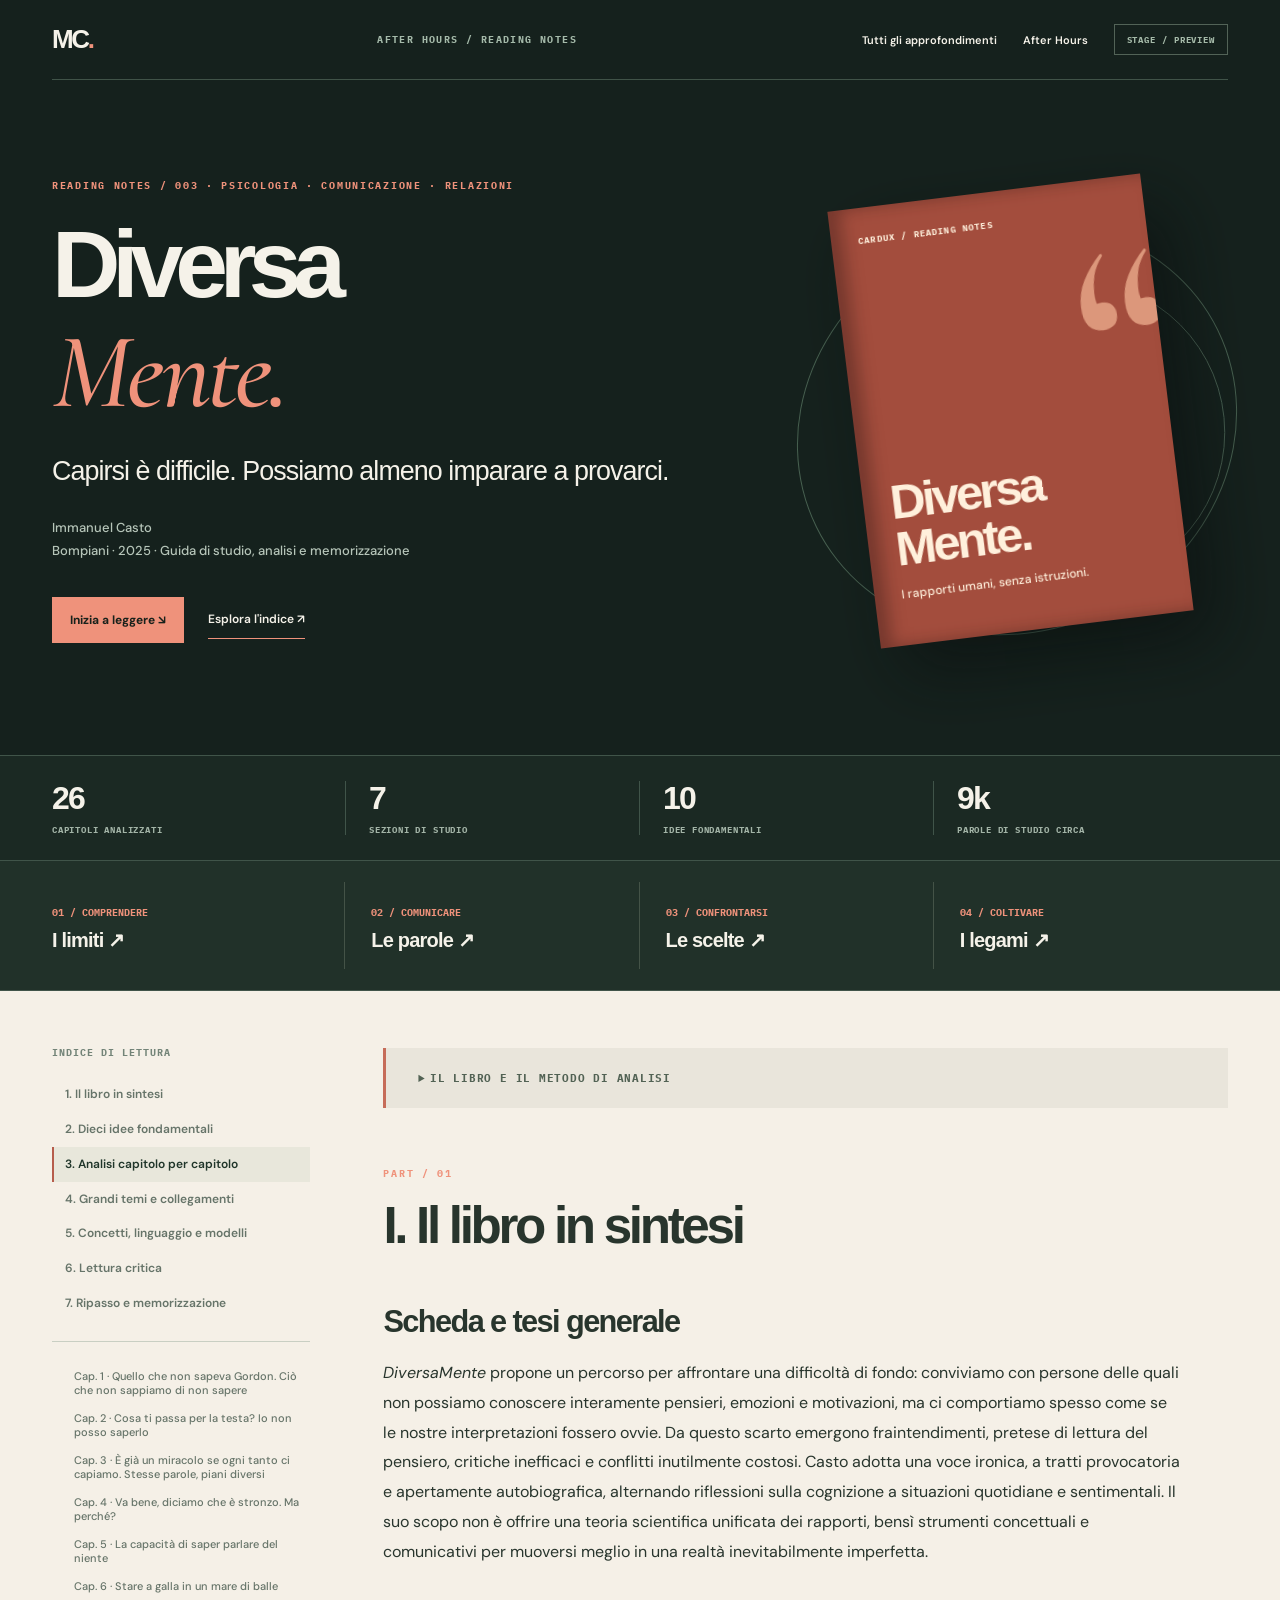
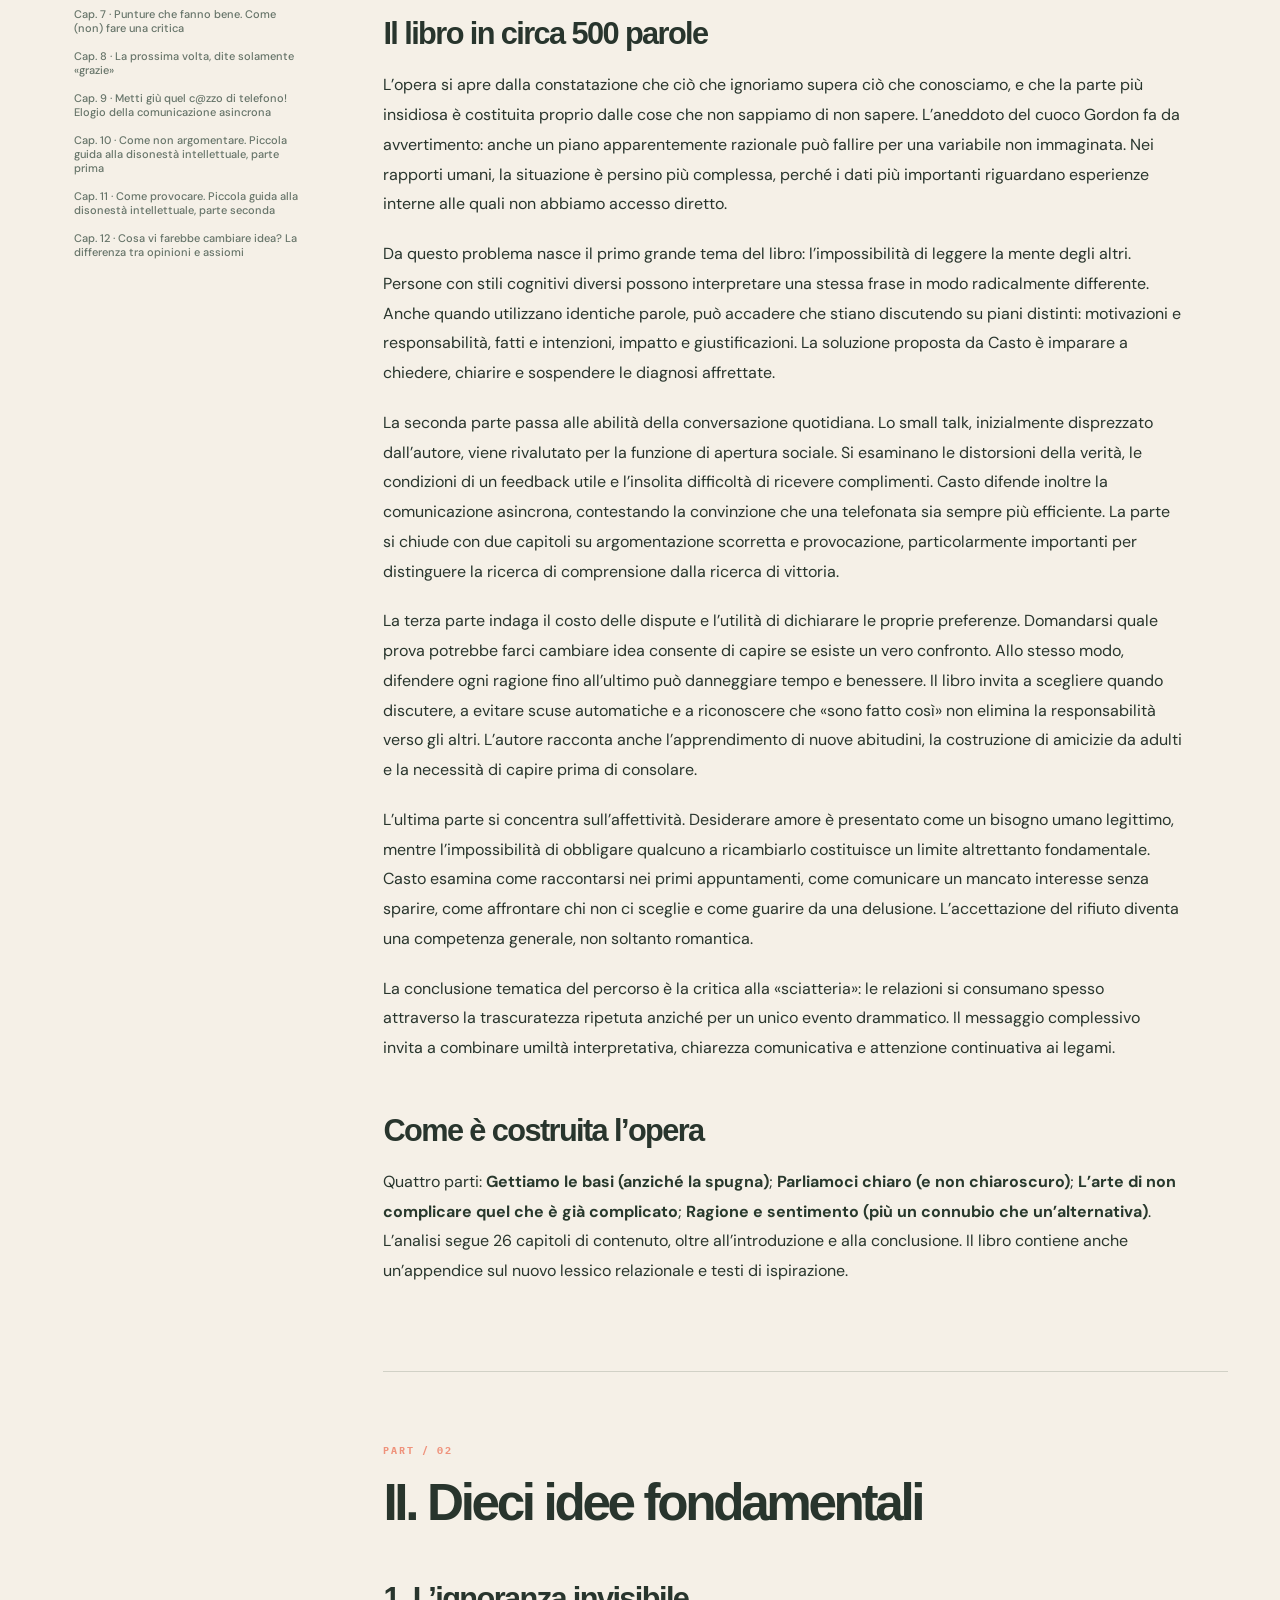
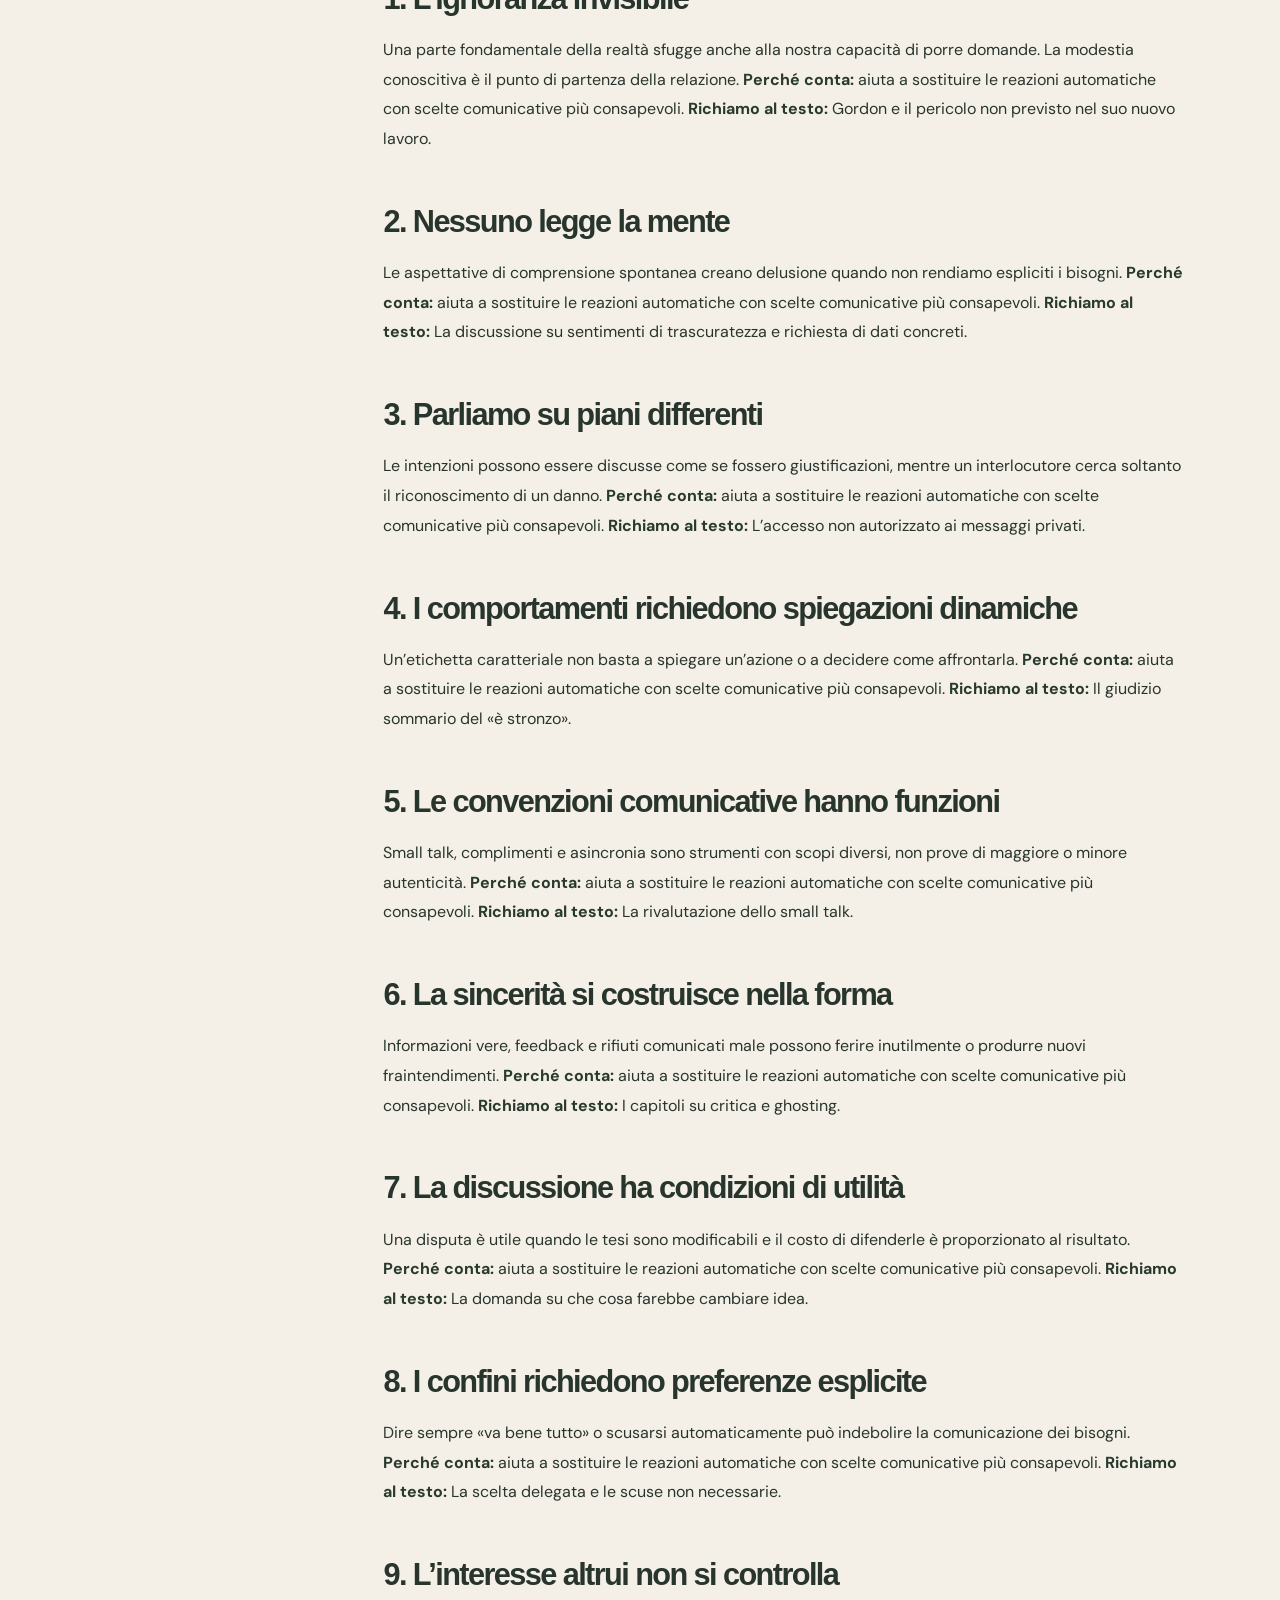
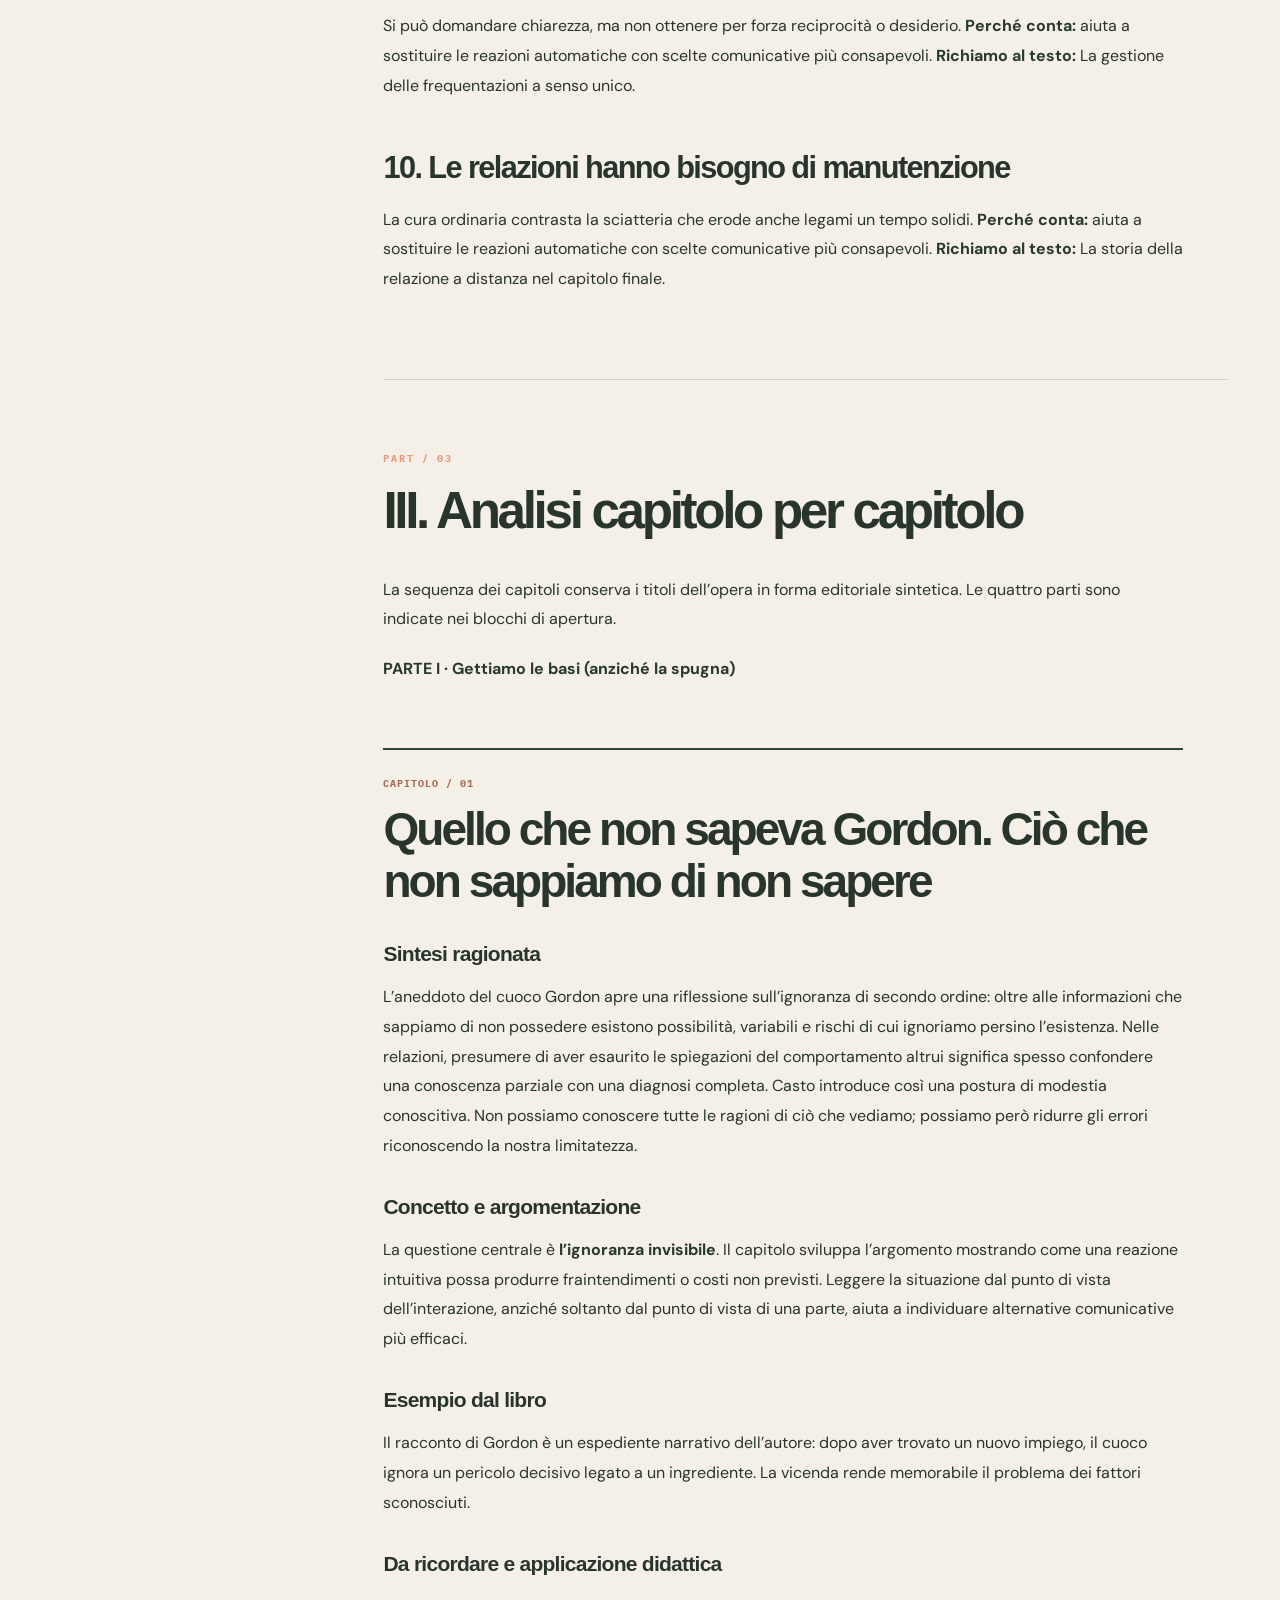
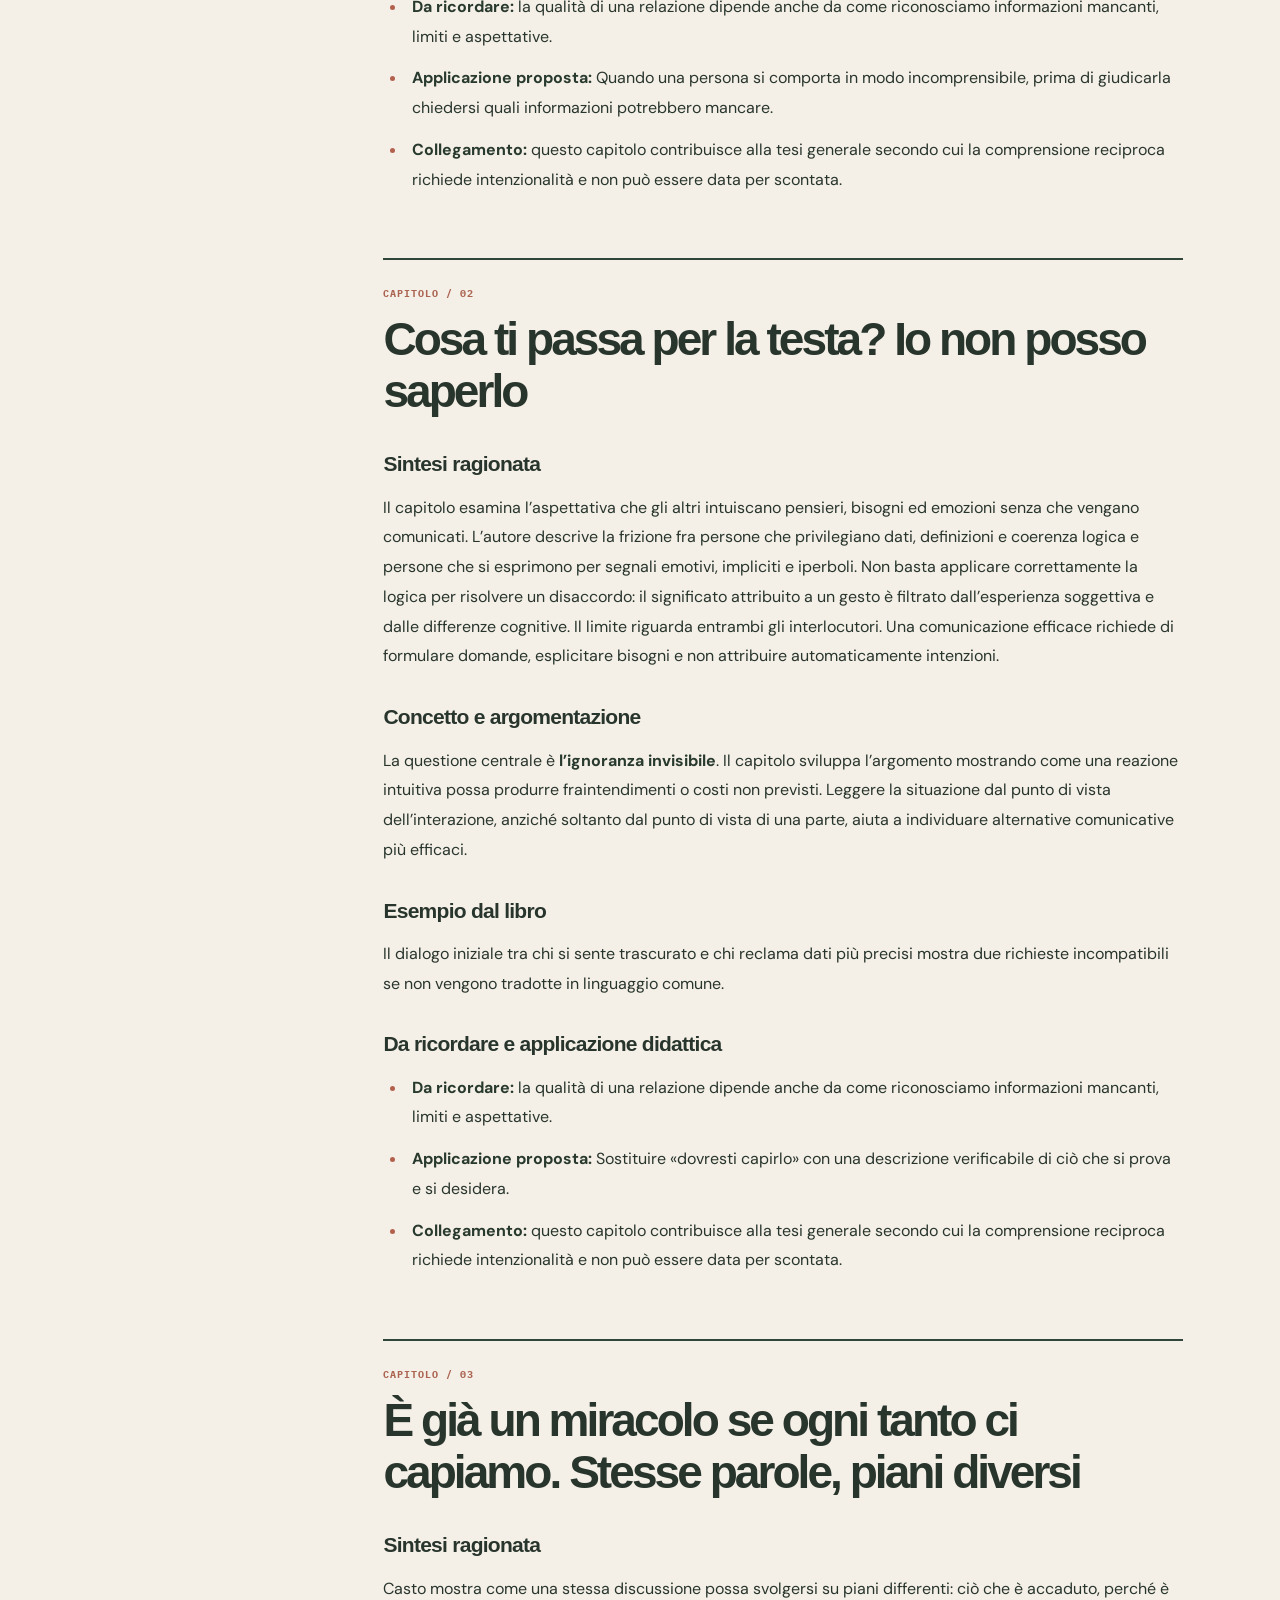
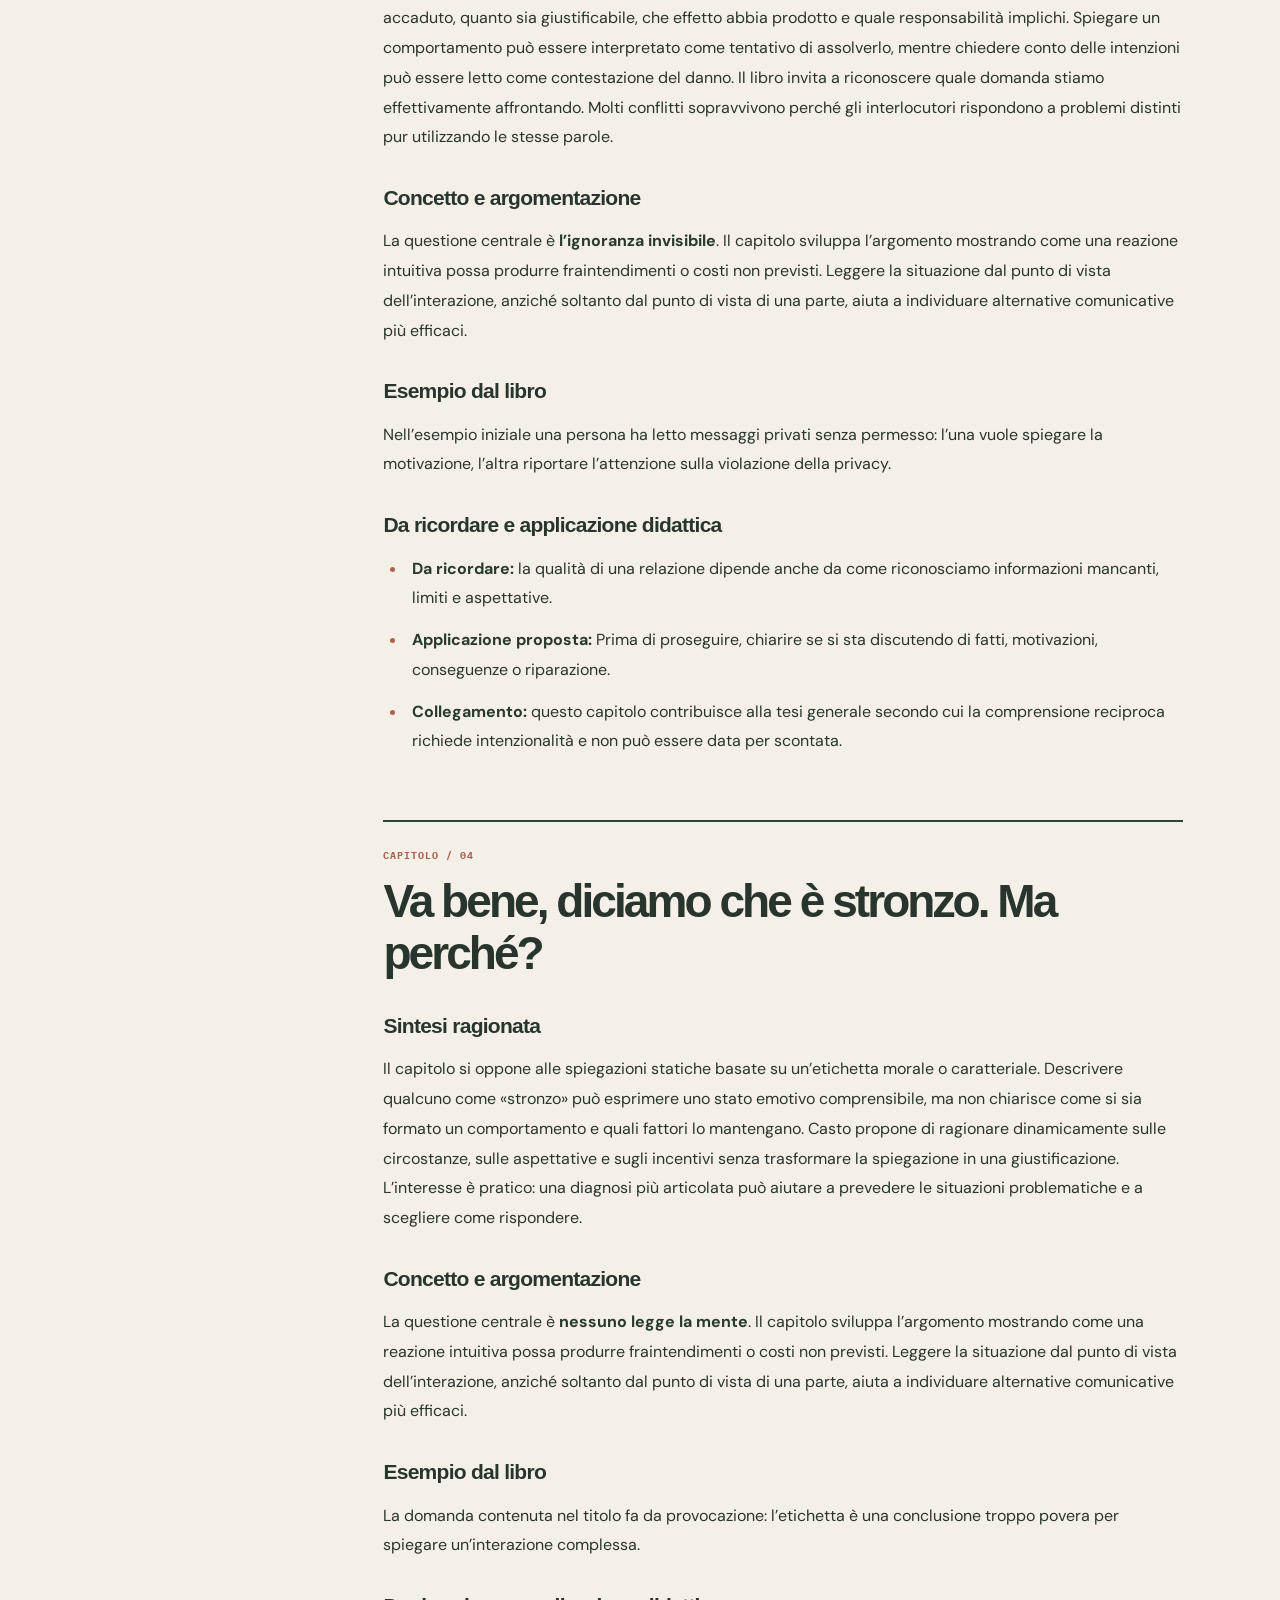
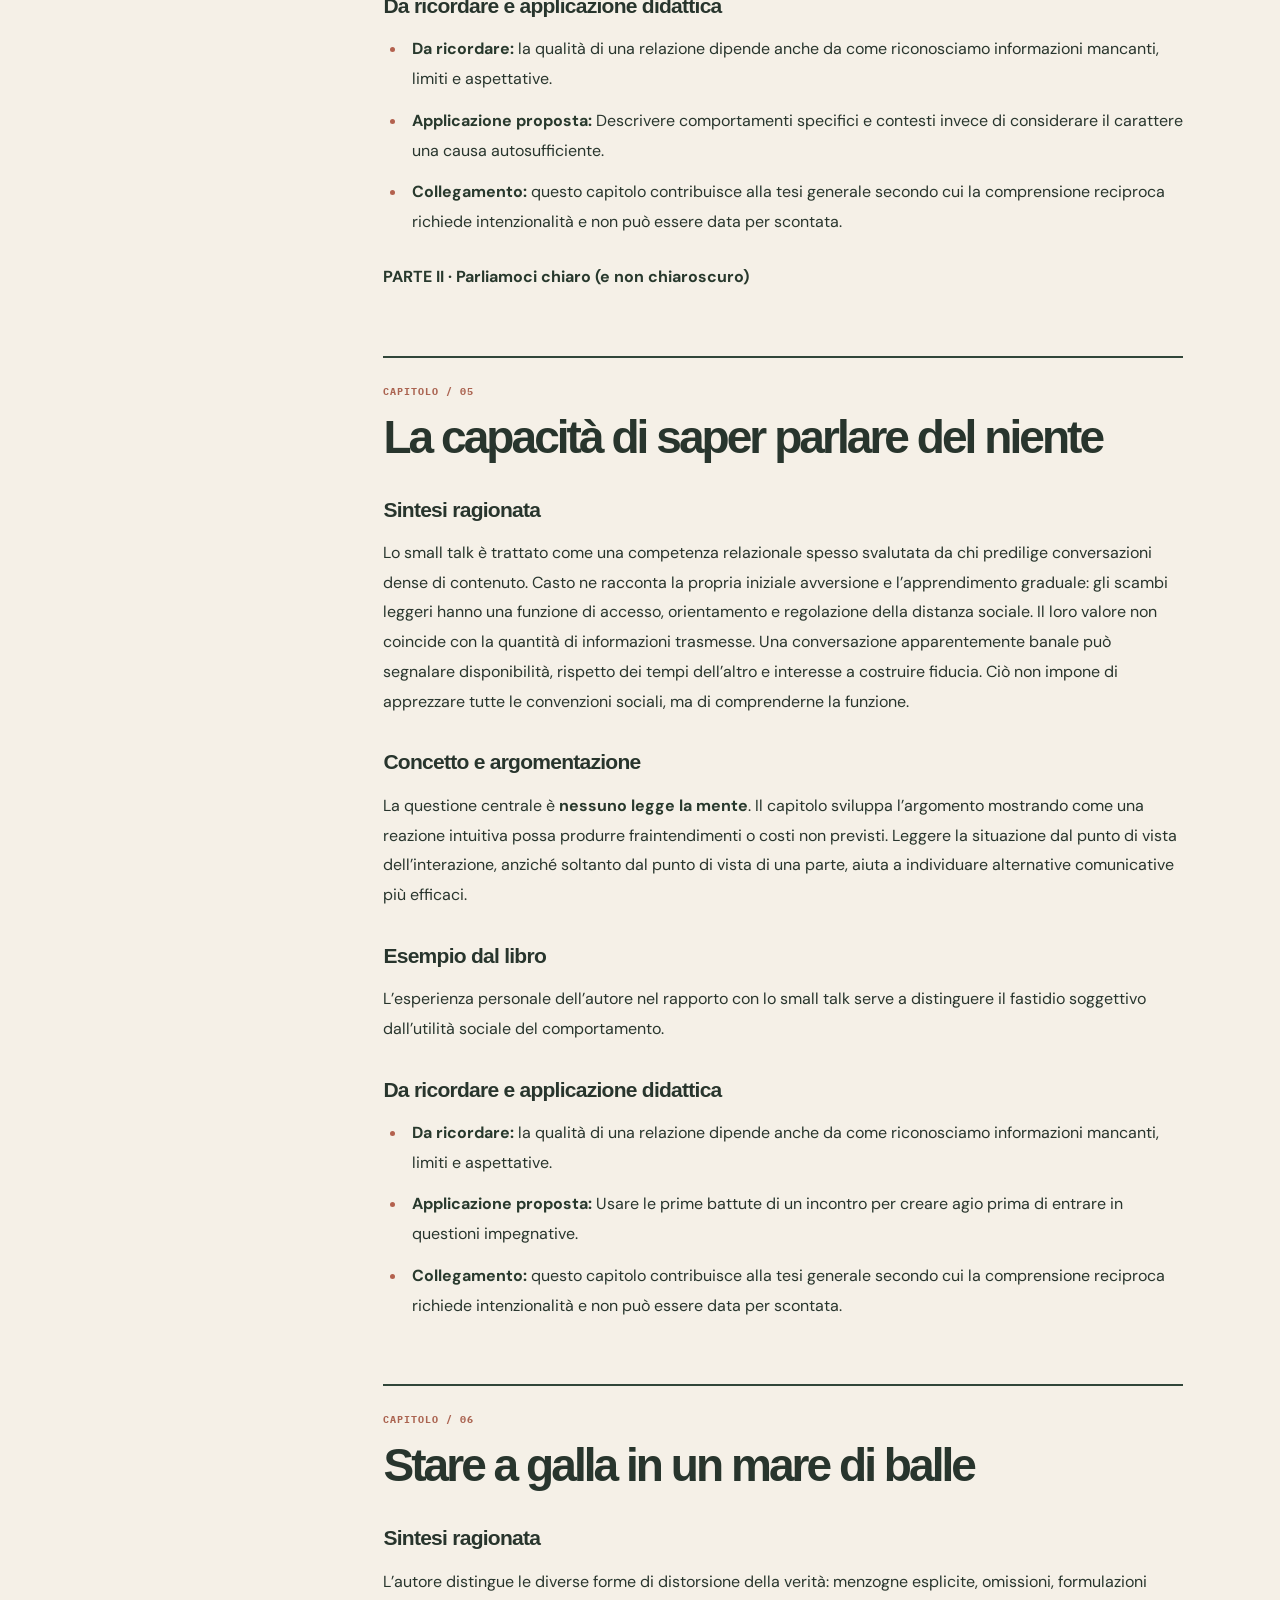
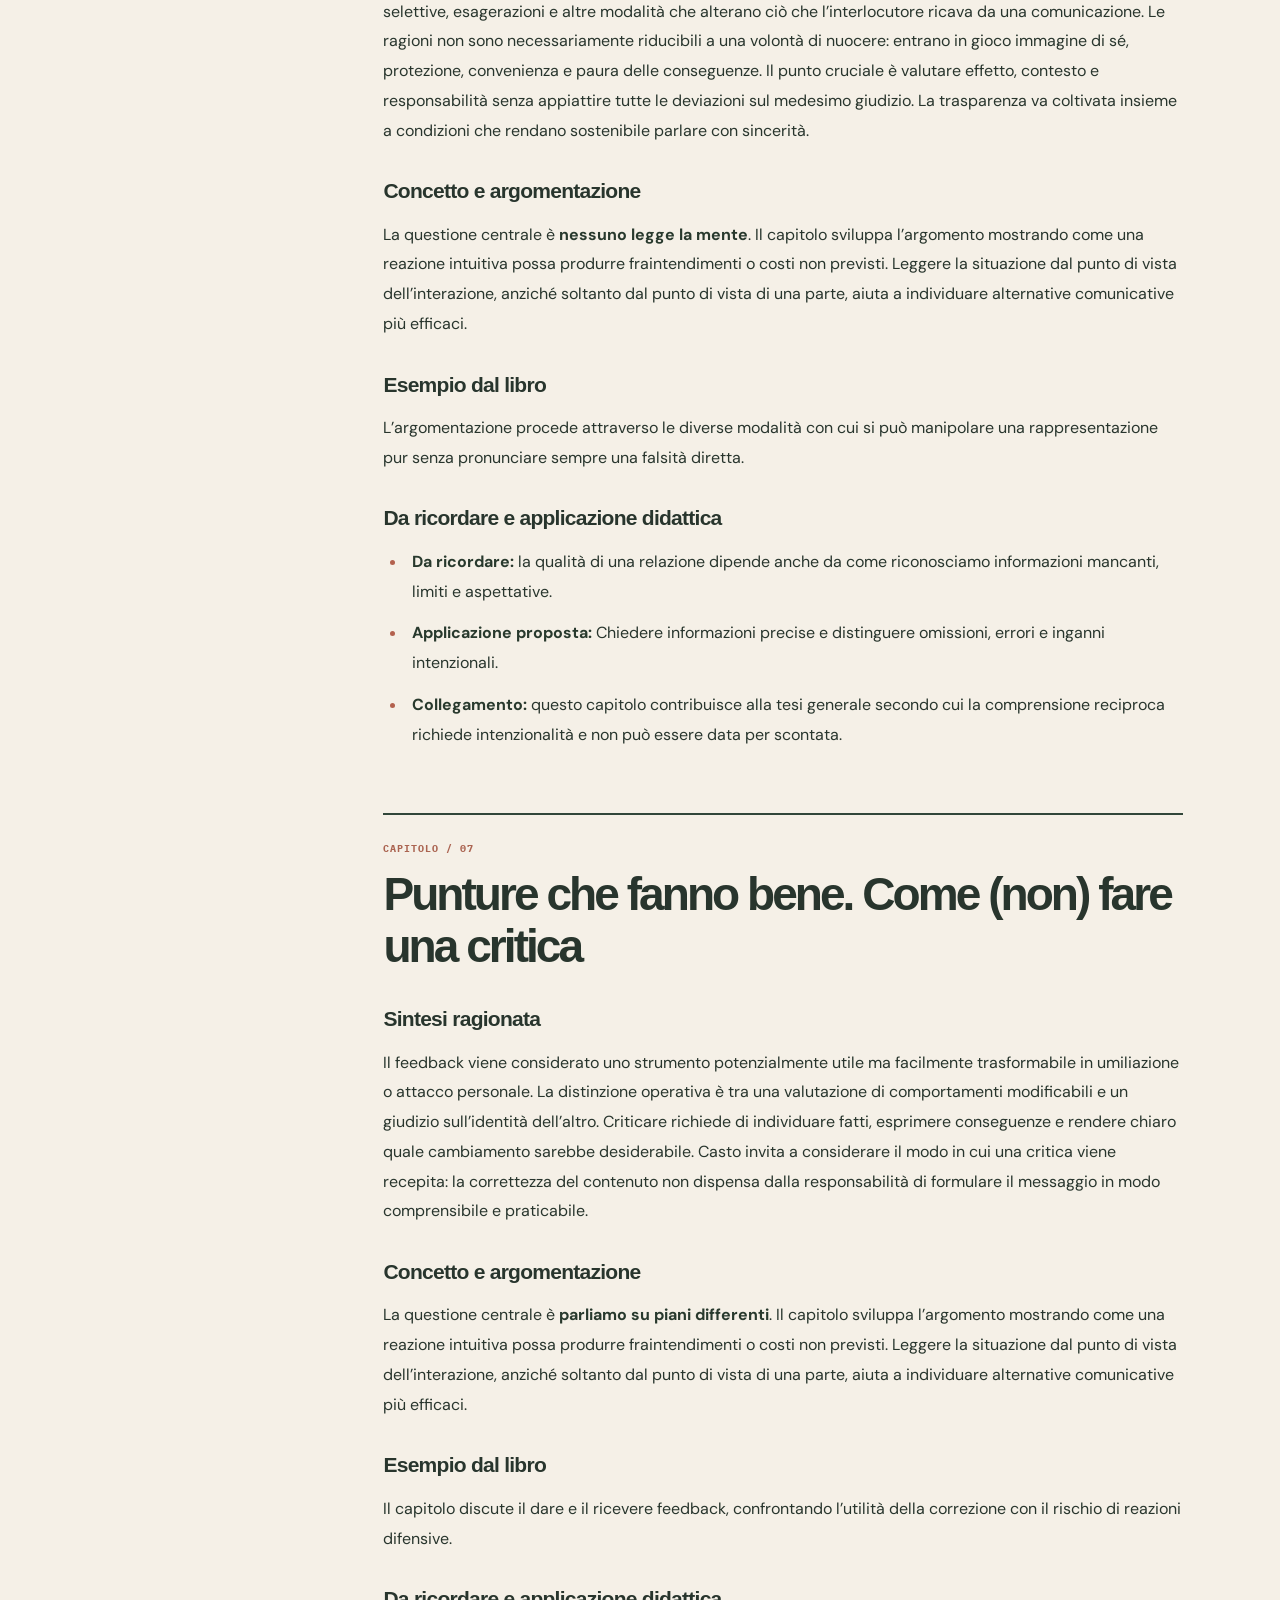
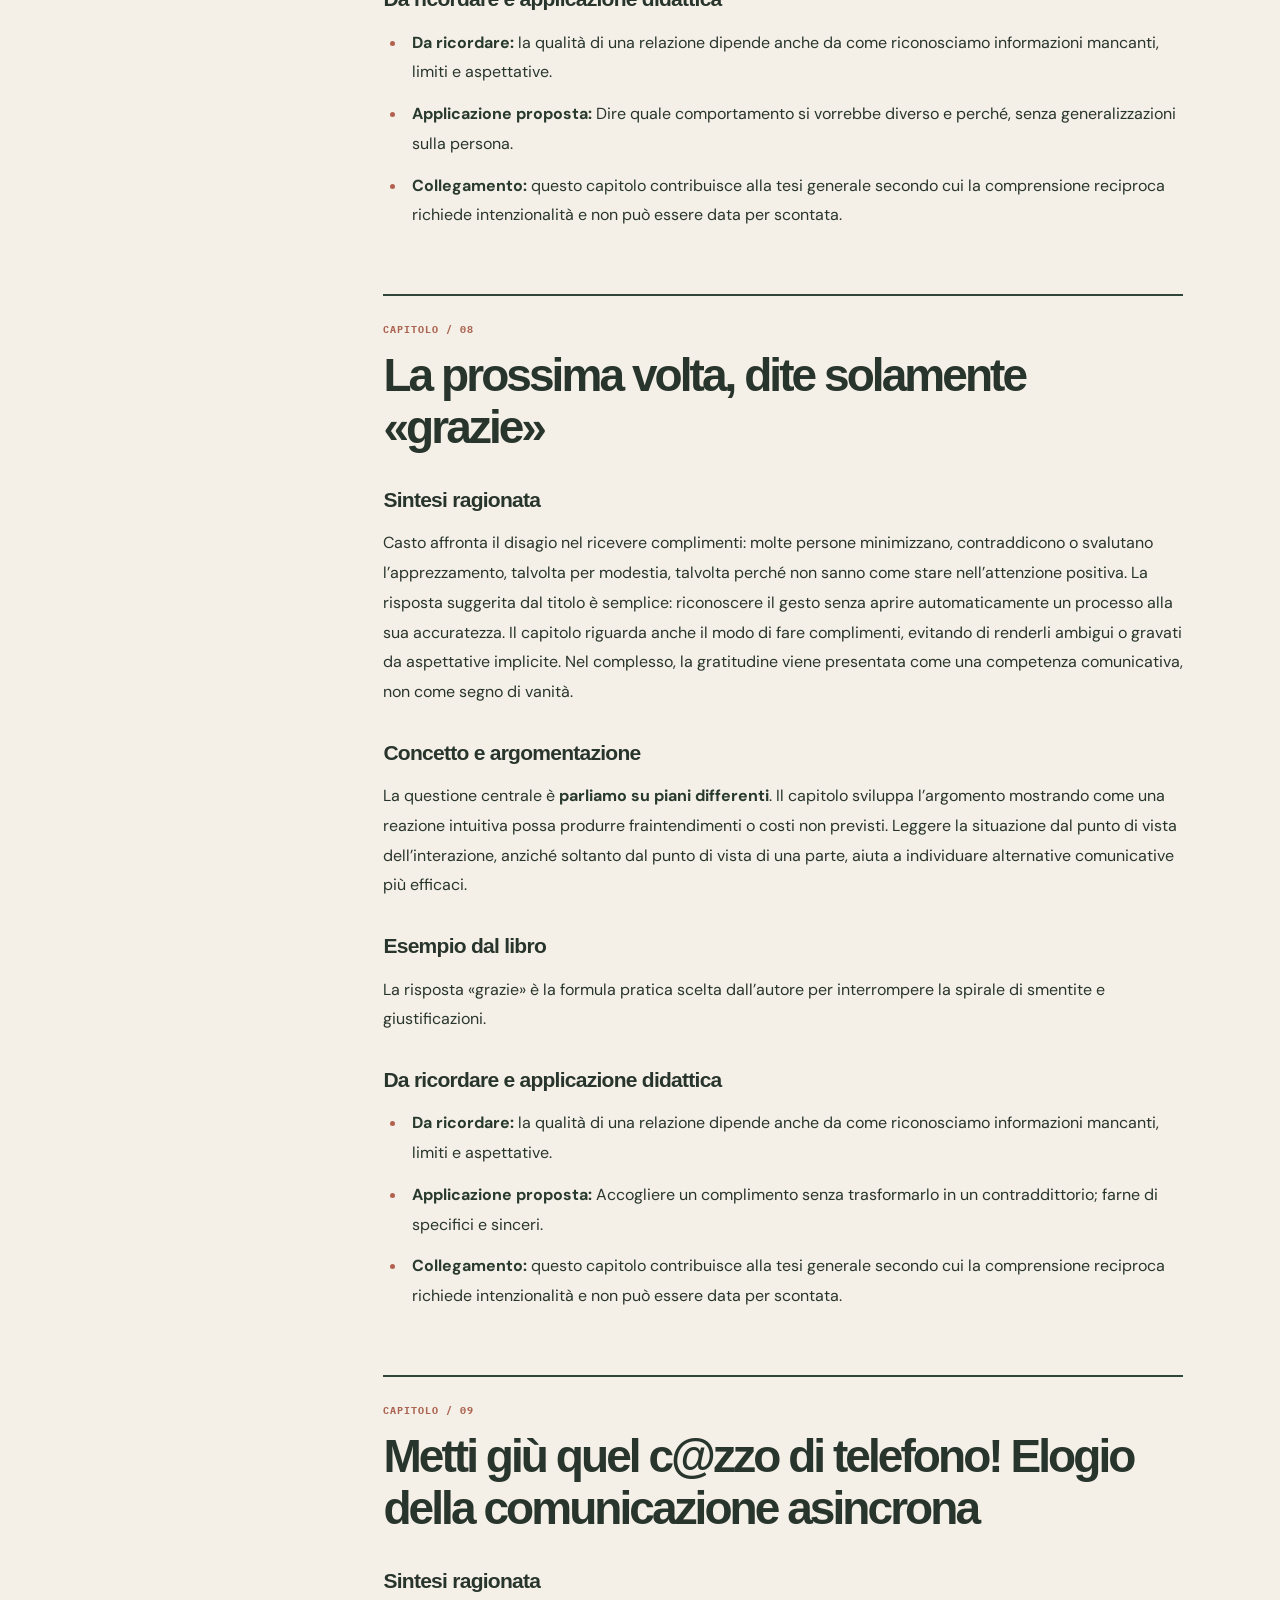
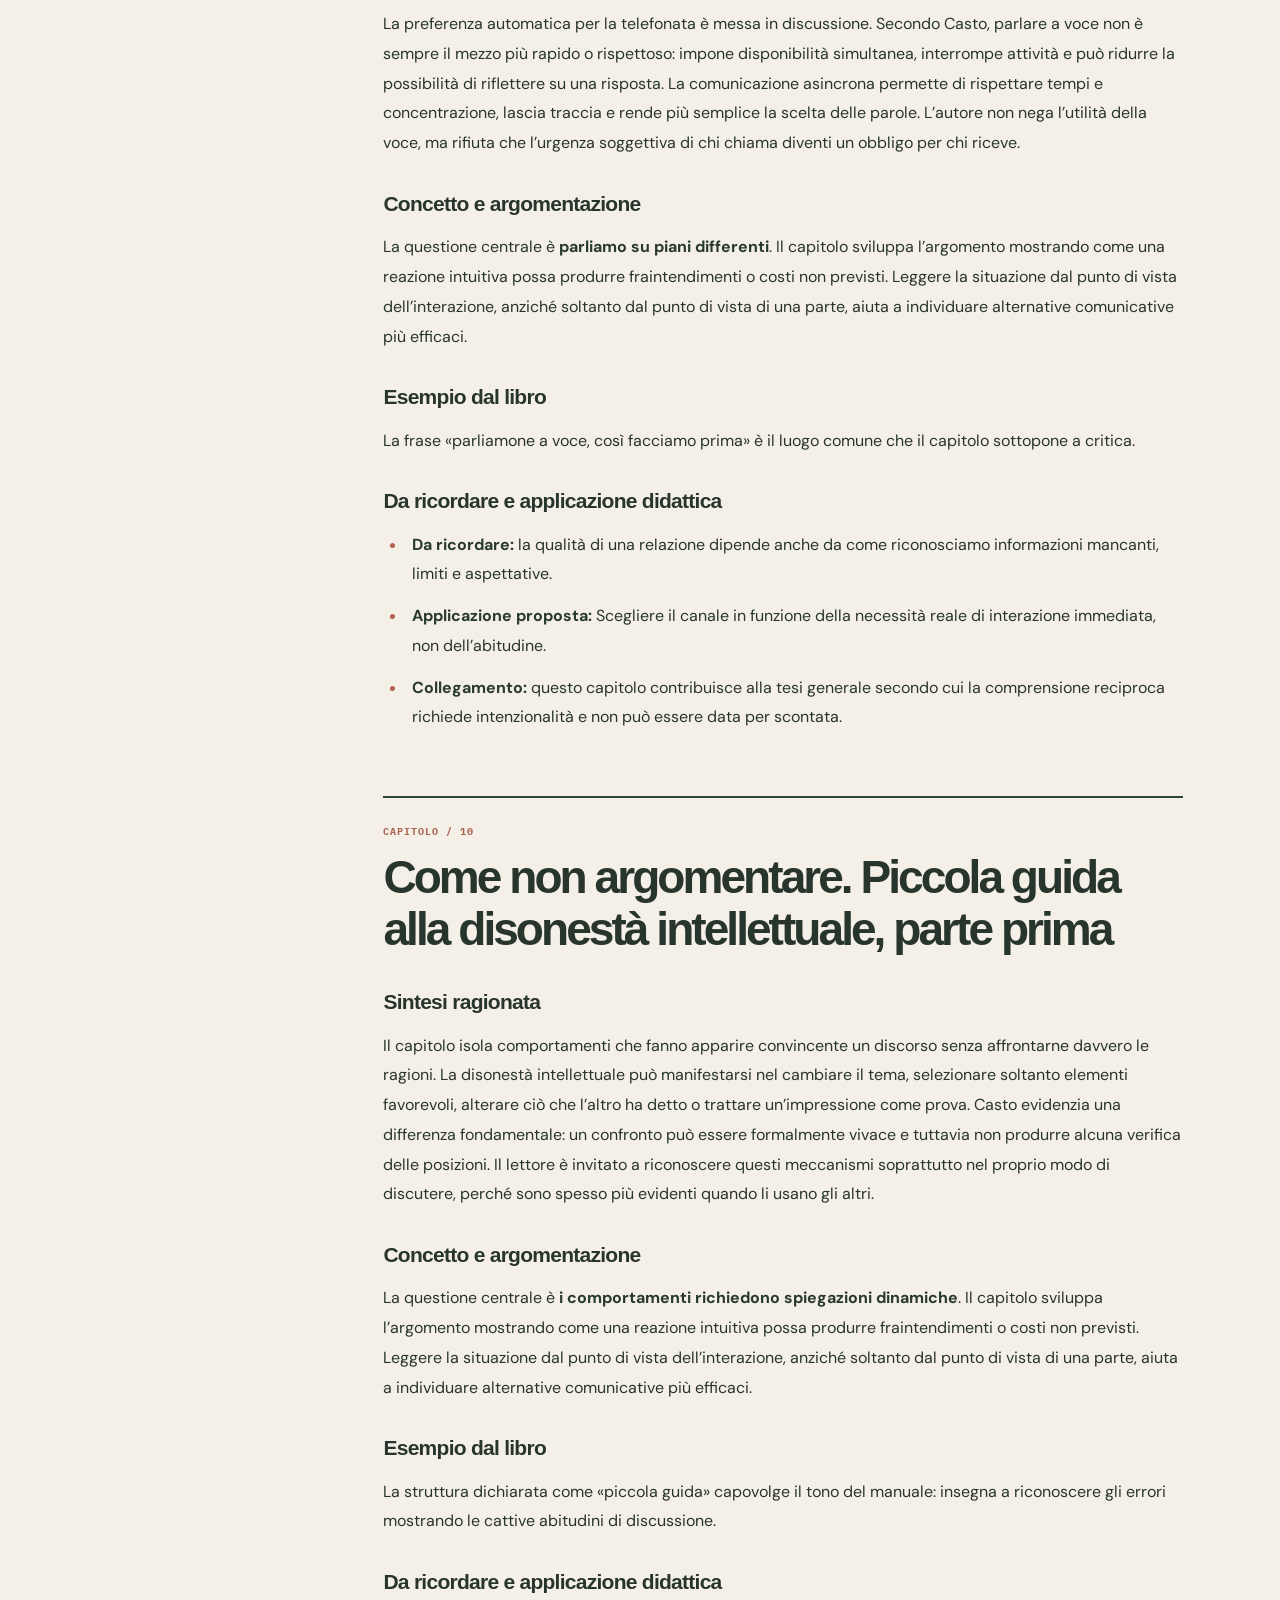
<file: stage/insights/diversamente/index.html>
<!doctype html>
<html lang="it">
<head>
<meta name="generator" content="Cardux-Reading-Notes-v1"><meta charset="utf-8"><meta name="viewport" content="width=device-width,initial-scale=1"><meta name="robots" content="noindex,nofollow">
<meta name="description" content="Dalla presunzione di capire gli altri all&#x27;arte di comunicare, accettare i rifiuti e aver cura dei legami. Ventisei capitoli, dieci idee fondamentali, lettura critica e ripasso."><meta name="theme-color" content="#15211d"><title>DiversaMente | Reading Notes · Cardux Books</title>
<link rel="icon" type="image/svg+xml" href="../../../favicon.svg"><link rel="preconnect" href="https://fonts.googleapis.com"><link rel="preconnect" href="https://fonts.gstatic.com" crossorigin>
<link href="https://fonts.googleapis.com/css2?family=Cormorant+Garamond:ital,wght@0,500;0,600;1,500;1,600&family=DM+Sans:wght@400;500;600;700&family=IBM+Plex+Mono:wght@400;500;600;700&display=swap" rel="stylesheet">
<link rel="stylesheet" href="../assets/article.css"><script defer src="../assets/article.js"></script></head><body class="rb-page">
<div id="reading-progress" class="rb-progress" aria-hidden="true"></div>
<header class="rb-nav rb-container"><a class="rb-brand" href="../../">MC<span>.</span></a><span class="rb-wordmark">AFTER HOURS / READING NOTES</span><nav class="rb-links" aria-label="Navigazione"><a href="../">Tutti gli approfondimenti</a><a class="hide-mobile" href="../../">After Hours</a><span class="rb-pill">STAGE / PREVIEW</span></nav></header>
<main><section class="rb-container rb-hero" aria-labelledby="article-title"><div><div class="rb-eyebrow">READING NOTES / 003 · Psicologia · Comunicazione · Relazioni</div>
<h1 id="article-title">Diversa <em>Mente.</em></h1>
<p class="rb-deck">Capirsi è difficile. Possiamo almeno imparare a provarci.</p><p class="rb-byline">Immanuel Casto<br>Bompiani · 2025 · Guida di studio, analisi e memorizzazione</p>
<div class="rb-hero-actions"><a class="rb-cta" href="#il-libro-in-sintesi">Inizia a leggere ↘</a><a class="rb-quiet" href="#reader-toc">Esplora l'indice ↗</a></div></div>
<div class="rb-cover-wrap" aria-hidden="true"><div class="rb-cover"><small>CARDUX / READING NOTES</small><div class="cover-quotation">“</div><div><h2>Diversa<br>Mente.</h2><p>I rapporti umani, senza istruzioni.</p></div></div></div>
</section><section class="rb-meta-band"><div class="rb-container rb-meta-grid"><div class="rb-meta-item"><strong>26</strong><span>CAPITOLI ANALIZZATI</span></div>
<div class="rb-meta-item"><strong>7</strong><span>SEZIONI DI STUDIO</span></div>
<div class="rb-meta-item"><strong>10</strong><span>IDEE FONDAMENTALI</span></div>
<div class="rb-meta-item"><strong>9k</strong><span>PAROLE DI STUDIO CIRCA</span></div></div></section>
<section class="rb-process" aria-label="Modello centrale"><div class="rb-container rb-process-grid"><a href="#capitolo-1"><small>01 / COMPRENDERE</small><strong>I limiti ↗</strong></a>
<a href="#capitolo-5"><small>02 / COMUNICARE</small><strong>Le parole ↗</strong></a>
<a href="#capitolo-12"><small>03 / CONFRONTARSI</small><strong>Le scelte ↗</strong></a>
<a href="#capitolo-26"><small>04 / COLTIVARE</small><strong>I legami ↗</strong></a></div></section>
<section class="reader-surface"><div class="rb-container reader-layout"><aside class="reader-aside" aria-label="Indice"><h2>INDICE DI LETTURA</h2><nav id="reader-toc" aria-label="Sezioni e capitoli"></nav><div class="toc-tools"><button id="print-note" type="button">Stampa / PDF ↗</button></div></aside>
<div><details class="rb-mobile-toc"><summary>INDICE / VAI A UNA SEZIONE ▾</summary><nav id="mobile-nav" aria-label="Indice mobile"></nav></details>
<article class="reader-article" id="article"><div class="reader-intro"><details><summary>Il libro e il metodo di analisi</summary><div class="reading-prose"><h1>DiversaMente</h1>
<p><strong>Immanuel Casto · Bompiani / Giunti Editore · 2025</strong></p>
<p><strong>Ambito:</strong> relazioni umane, comunicazione interpersonale, cognizione, conflitto e affettività.</p>
<p><strong>Nota metodologica.</strong> Questa guida è una rielaborazione autonoma dell’opera. I casi segnalati come originali sono riassunti dal libro; le applicazioni operative sono proposte didattiche. Le riflessioni critiche appartengono alla guida e non sono tesi attribuite automaticamente all’autore. I rimandi riguardano i capitoli, indipendentemente dalla paginazione.</p>
</div></details></div>

<section class="reading-section" id="il-libro-in-sintesi"><header class="chapter-section-header"><span class="kicker">PART / 01</span><h2>I. Il libro in sintesi</h2></header><div class="reading-prose">



<h3 id="scheda-e-tesi-generale">Scheda e tesi generale</h3>

<p><em>DiversaMente</em> propone un percorso per affrontare una difficoltà di fondo: conviviamo con persone delle quali non possiamo conoscere interamente pensieri, emozioni e motivazioni, ma ci comportiamo spesso come se le nostre interpretazioni fossero ovvie. Da questo scarto emergono fraintendimenti, pretese di lettura del pensiero, critiche inefficaci e conflitti inutilmente costosi. Casto adotta una voce ironica, a tratti provocatoria e apertamente autobiografica, alternando riflessioni sulla cognizione a situazioni quotidiane e sentimentali. Il suo scopo non è offrire una teoria scientifica unificata dei rapporti, bensì strumenti concettuali e comunicativi per muoversi meglio in una realtà inevitabilmente imperfetta.</p>

<h3 id="il-libro-in-circa-500-parole">Il libro in circa 500 parole</h3>

<p>L’opera si apre dalla constatazione che ciò che ignoriamo supera ciò che conosciamo, e che la parte più insidiosa è costituita proprio dalle cose che non sappiamo di non sapere. L’aneddoto del cuoco Gordon fa da avvertimento: anche un piano apparentemente razionale può fallire per una variabile non immaginata. Nei rapporti umani, la situazione è persino più complessa, perché i dati più importanti riguardano esperienze interne alle quali non abbiamo accesso diretto.</p>
<p>Da questo problema nasce il primo grande tema del libro: l’impossibilità di leggere la mente degli altri. Persone con stili cognitivi diversi possono interpretare una stessa frase in modo radicalmente differente. Anche quando utilizzano identiche parole, può accadere che stiano discutendo su piani distinti: motivazioni e responsabilità, fatti e intenzioni, impatto e giustificazioni. La soluzione proposta da Casto è imparare a chiedere, chiarire e sospendere le diagnosi affrettate.</p>
<p>La seconda parte passa alle abilità della conversazione quotidiana. Lo small talk, inizialmente disprezzato dall’autore, viene rivalutato per la funzione di apertura sociale. Si esaminano le distorsioni della verità, le condizioni di un feedback utile e l’insolita difficoltà di ricevere complimenti. Casto difende inoltre la comunicazione asincrona, contestando la convinzione che una telefonata sia sempre più efficiente. La parte si chiude con due capitoli su argomentazione scorretta e provocazione, particolarmente importanti per distinguere la ricerca di comprensione dalla ricerca di vittoria.</p>
<p>La terza parte indaga il costo delle dispute e l’utilità di dichiarare le proprie preferenze. Domandarsi quale prova potrebbe farci cambiare idea consente di capire se esiste un vero confronto. Allo stesso modo, difendere ogni ragione fino all’ultimo può danneggiare tempo e benessere. Il libro invita a scegliere quando discutere, a evitare scuse automatiche e a riconoscere che «sono fatto così» non elimina la responsabilità verso gli altri. L’autore racconta anche l’apprendimento di nuove abitudini, la costruzione di amicizie da adulti e la necessità di capire prima di consolare.</p>
<p>L’ultima parte si concentra sull’affettività. Desiderare amore è presentato come un bisogno umano legittimo, mentre l’impossibilità di obbligare qualcuno a ricambiarlo costituisce un limite altrettanto fondamentale. Casto esamina come raccontarsi nei primi appuntamenti, come comunicare un mancato interesse senza sparire, come affrontare chi non ci sceglie e come guarire da una delusione. L’accettazione del rifiuto diventa una competenza generale, non soltanto romantica.</p>
<p>La conclusione tematica del percorso è la critica alla «sciatteria»: le relazioni si consumano spesso attraverso la trascuratezza ripetuta anziché per un unico evento drammatico. Il messaggio complessivo invita a combinare umiltà interpretativa, chiarezza comunicativa e attenzione continuativa ai legami.</p>

<h3 id="come-e-costruita-lopera">Come è costruita l’opera</h3>

<p>Quattro parti: <strong>Gettiamo le basi (anziché la spugna)</strong>; <strong>Parliamoci chiaro (e non chiaroscuro)</strong>; <strong>L’arte di non complicare quel che è già complicato</strong>; <strong>Ragione e sentimento (più un connubio che un’alternativa)</strong>. L’analisi segue 26 capitoli di contenuto, oltre all’introduzione e alla conclusione. Il libro contiene anche un’appendice sul nuovo lessico relazionale e testi di ispirazione.</p>

</div></section>

<section class="reading-section" id="dieci-idee-fondamentali"><header class="chapter-section-header"><span class="kicker">PART / 02</span><h2>II. Dieci idee fondamentali</h2></header><div class="reading-prose">



<h3 id="1-lignoranza-invisibile">1. L’ignoranza invisibile</h3>

<p>Una parte fondamentale della realtà sfugge anche alla nostra capacità di porre domande. La modestia conoscitiva è il punto di partenza della relazione. <strong>Perché conta:</strong> aiuta a sostituire le reazioni automatiche con scelte comunicative più consapevoli. <strong>Richiamo al testo:</strong> Gordon e il pericolo non previsto nel suo nuovo lavoro.</p>

<h3 id="2-nessuno-legge-la-mente">2. Nessuno legge la mente</h3>

<p>Le aspettative di comprensione spontanea creano delusione quando non rendiamo espliciti i bisogni. <strong>Perché conta:</strong> aiuta a sostituire le reazioni automatiche con scelte comunicative più consapevoli. <strong>Richiamo al testo:</strong> La discussione su sentimenti di trascuratezza e richiesta di dati concreti.</p>

<h3 id="3-parliamo-su-piani-differenti">3. Parliamo su piani differenti</h3>

<p>Le intenzioni possono essere discusse come se fossero giustificazioni, mentre un interlocutore cerca soltanto il riconoscimento di un danno. <strong>Perché conta:</strong> aiuta a sostituire le reazioni automatiche con scelte comunicative più consapevoli. <strong>Richiamo al testo:</strong> L’accesso non autorizzato ai messaggi privati.</p>

<h3 id="4-i-comportamenti-richiedono-spiegazioni-dinamiche">4. I comportamenti richiedono spiegazioni dinamiche</h3>

<p>Un’etichetta caratteriale non basta a spiegare un’azione o a decidere come affrontarla. <strong>Perché conta:</strong> aiuta a sostituire le reazioni automatiche con scelte comunicative più consapevoli. <strong>Richiamo al testo:</strong> Il giudizio sommario del «è stronzo».</p>

<h3 id="5-le-convenzioni-comunicative-hanno-funzioni">5. Le convenzioni comunicative hanno funzioni</h3>

<p>Small talk, complimenti e asincronia sono strumenti con scopi diversi, non prove di maggiore o minore autenticità. <strong>Perché conta:</strong> aiuta a sostituire le reazioni automatiche con scelte comunicative più consapevoli. <strong>Richiamo al testo:</strong> La rivalutazione dello small talk.</p>

<h3 id="6-la-sincerita-si-costruisce-nella-forma">6. La sincerità si costruisce nella forma</h3>

<p>Informazioni vere, feedback e rifiuti comunicati male possono ferire inutilmente o produrre nuovi fraintendimenti. <strong>Perché conta:</strong> aiuta a sostituire le reazioni automatiche con scelte comunicative più consapevoli. <strong>Richiamo al testo:</strong> I capitoli su critica e ghosting.</p>

<h3 id="7-la-discussione-ha-condizioni-di-utilita">7. La discussione ha condizioni di utilità</h3>

<p>Una disputa è utile quando le tesi sono modificabili e il costo di difenderle è proporzionato al risultato. <strong>Perché conta:</strong> aiuta a sostituire le reazioni automatiche con scelte comunicative più consapevoli. <strong>Richiamo al testo:</strong> La domanda su che cosa farebbe cambiare idea.</p>

<h3 id="8-i-confini-richiedono-preferenze-esplicite">8. I confini richiedono preferenze esplicite</h3>

<p>Dire sempre «va bene tutto» o scusarsi automaticamente può indebolire la comunicazione dei bisogni. <strong>Perché conta:</strong> aiuta a sostituire le reazioni automatiche con scelte comunicative più consapevoli. <strong>Richiamo al testo:</strong> La scelta delegata e le scuse non necessarie.</p>

<h3 id="9-linteresse-altrui-non-si-controlla">9. L’interesse altrui non si controlla</h3>

<p>Si può domandare chiarezza, ma non ottenere per forza reciprocità o desiderio. <strong>Perché conta:</strong> aiuta a sostituire le reazioni automatiche con scelte comunicative più consapevoli. <strong>Richiamo al testo:</strong> La gestione delle frequentazioni a senso unico.</p>

<h3 id="10-le-relazioni-hanno-bisogno-di-manutenzione">10. Le relazioni hanno bisogno di manutenzione</h3>

<p>La cura ordinaria contrasta la sciatteria che erode anche legami un tempo solidi. <strong>Perché conta:</strong> aiuta a sostituire le reazioni automatiche con scelte comunicative più consapevoli. <strong>Richiamo al testo:</strong> La storia della relazione a distanza nel capitolo finale.</p>

</div></section>

<section class="reading-section" id="analisi-capitolo-per-capitolo"><header class="chapter-section-header"><span class="kicker">PART / 03</span><h2>III. Analisi capitolo per capitolo</h2></header><div class="reading-prose">


<p>La sequenza dei capitoli conserva i titoli dell’opera in forma editoriale sintetica. Le quattro parti sono indicate nei blocchi di apertura.</p>
<p><strong>PARTE I · Gettiamo le basi (anziché la spugna)</strong></p>

<div class="chapter-break" id="capitolo-1"><div class="chapter-index">CAPITOLO / 01</div><h3>Quello che non sapeva Gordon. Ciò che non sappiamo di non sapere</h3></div>


<h4 id="sintesi-ragionata">Sintesi ragionata</h4>

<p>L’aneddoto del cuoco Gordon apre una riflessione sull’ignoranza di secondo ordine: oltre alle informazioni che sappiamo di non possedere esistono possibilità, variabili e rischi di cui ignoriamo persino l’esistenza. Nelle relazioni, presumere di aver esaurito le spiegazioni del comportamento altrui significa spesso confondere una conoscenza parziale con una diagnosi completa. Casto introduce così una postura di modestia conoscitiva. Non possiamo conoscere tutte le ragioni di ciò che vediamo; possiamo però ridurre gli errori riconoscendo la nostra limitatezza.</p>

<h4 id="concetto-e-argomentazione">Concetto e argomentazione</h4>

<p>La questione centrale è <strong>l’ignoranza invisibile</strong>. Il capitolo sviluppa l’argomento mostrando come una reazione intuitiva possa produrre fraintendimenti o costi non previsti. Leggere la situazione dal punto di vista dell’interazione, anziché soltanto dal punto di vista di una parte, aiuta a individuare alternative comunicative più efficaci.</p>

<h4 id="esempio-dal-libro">Esempio dal libro</h4>

<p>Il racconto di Gordon è un espediente narrativo dell’autore: dopo aver trovato un nuovo impiego, il cuoco ignora un pericolo decisivo legato a un ingrediente. La vicenda rende memorabile il problema dei fattori sconosciuti.</p>

<h4 id="da-ricordare-e-applicazione-didattica">Da ricordare e applicazione didattica</h4>

<ul>
<li><strong>Da ricordare:</strong> la qualità di una relazione dipende anche da come riconosciamo informazioni mancanti, limiti e aspettative.</li>
<li><strong>Applicazione proposta:</strong> Quando una persona si comporta in modo incomprensibile, prima di giudicarla chiedersi quali informazioni potrebbero mancare.</li>
<li><strong>Collegamento:</strong> questo capitolo contribuisce alla tesi generale secondo cui la comprensione reciproca richiede intenzionalità e non può essere data per scontata.</li>
</ul>

<div class="chapter-break" id="capitolo-2"><div class="chapter-index">CAPITOLO / 02</div><h3>Cosa ti passa per la testa? Io non posso saperlo</h3></div>


<h4 id="sintesi-ragionata-2">Sintesi ragionata</h4>

<p>Il capitolo esamina l’aspettativa che gli altri intuiscano pensieri, bisogni ed emozioni senza che vengano comunicati. L’autore descrive la frizione fra persone che privilegiano dati, definizioni e coerenza logica e persone che si esprimono per segnali emotivi, impliciti e iperboli. Non basta applicare correttamente la logica per risolvere un disaccordo: il significato attribuito a un gesto è filtrato dall’esperienza soggettiva e dalle differenze cognitive. Il limite riguarda entrambi gli interlocutori. Una comunicazione efficace richiede di formulare domande, esplicitare bisogni e non attribuire automaticamente intenzioni.</p>

<h4 id="concetto-e-argomentazione-2">Concetto e argomentazione</h4>

<p>La questione centrale è <strong>l’ignoranza invisibile</strong>. Il capitolo sviluppa l’argomento mostrando come una reazione intuitiva possa produrre fraintendimenti o costi non previsti. Leggere la situazione dal punto di vista dell’interazione, anziché soltanto dal punto di vista di una parte, aiuta a individuare alternative comunicative più efficaci.</p>

<h4 id="esempio-dal-libro-2">Esempio dal libro</h4>

<p>Il dialogo iniziale tra chi si sente trascurato e chi reclama dati più precisi mostra due richieste incompatibili se non vengono tradotte in linguaggio comune.</p>

<h4 id="da-ricordare-e-applicazione-didattica-2">Da ricordare e applicazione didattica</h4>

<ul>
<li><strong>Da ricordare:</strong> la qualità di una relazione dipende anche da come riconosciamo informazioni mancanti, limiti e aspettative.</li>
<li><strong>Applicazione proposta:</strong> Sostituire «dovresti capirlo» con una descrizione verificabile di ciò che si prova e si desidera.</li>
<li><strong>Collegamento:</strong> questo capitolo contribuisce alla tesi generale secondo cui la comprensione reciproca richiede intenzionalità e non può essere data per scontata.</li>
</ul>

<div class="chapter-break" id="capitolo-3"><div class="chapter-index">CAPITOLO / 03</div><h3>È già un miracolo se ogni tanto ci capiamo. Stesse parole, piani diversi</h3></div>


<h4 id="sintesi-ragionata-3">Sintesi ragionata</h4>

<p>Casto mostra come una stessa discussione possa svolgersi su piani differenti: ciò che è accaduto, perché è accaduto, quanto sia giustificabile, che effetto abbia prodotto e quale responsabilità implichi. Spiegare un comportamento può essere interpretato come tentativo di assolverlo, mentre chiedere conto delle intenzioni può essere letto come contestazione del danno. Il libro invita a riconoscere quale domanda stiamo effettivamente affrontando. Molti conflitti sopravvivono perché gli interlocutori rispondono a problemi distinti pur utilizzando le stesse parole.</p>

<h4 id="concetto-e-argomentazione-3">Concetto e argomentazione</h4>

<p>La questione centrale è <strong>l’ignoranza invisibile</strong>. Il capitolo sviluppa l’argomento mostrando come una reazione intuitiva possa produrre fraintendimenti o costi non previsti. Leggere la situazione dal punto di vista dell’interazione, anziché soltanto dal punto di vista di una parte, aiuta a individuare alternative comunicative più efficaci.</p>

<h4 id="esempio-dal-libro-3">Esempio dal libro</h4>

<p>Nell’esempio iniziale una persona ha letto messaggi privati senza permesso: l’una vuole spiegare la motivazione, l’altra riportare l’attenzione sulla violazione della privacy.</p>

<h4 id="da-ricordare-e-applicazione-didattica-3">Da ricordare e applicazione didattica</h4>

<ul>
<li><strong>Da ricordare:</strong> la qualità di una relazione dipende anche da come riconosciamo informazioni mancanti, limiti e aspettative.</li>
<li><strong>Applicazione proposta:</strong> Prima di proseguire, chiarire se si sta discutendo di fatti, motivazioni, conseguenze o riparazione.</li>
<li><strong>Collegamento:</strong> questo capitolo contribuisce alla tesi generale secondo cui la comprensione reciproca richiede intenzionalità e non può essere data per scontata.</li>
</ul>

<div class="chapter-break" id="capitolo-4"><div class="chapter-index">CAPITOLO / 04</div><h3>Va bene, diciamo che è stronzo. Ma perché?</h3></div>


<h4 id="sintesi-ragionata-4">Sintesi ragionata</h4>

<p>Il capitolo si oppone alle spiegazioni statiche basate su un’etichetta morale o caratteriale. Descrivere qualcuno come «stronzo» può esprimere uno stato emotivo comprensibile, ma non chiarisce come si sia formato un comportamento e quali fattori lo mantengano. Casto propone di ragionare dinamicamente sulle circostanze, sulle aspettative e sugli incentivi senza trasformare la spiegazione in una giustificazione. L’interesse è pratico: una diagnosi più articolata può aiutare a prevedere le situazioni problematiche e a scegliere come rispondere.</p>

<h4 id="concetto-e-argomentazione-4">Concetto e argomentazione</h4>

<p>La questione centrale è <strong>nessuno legge la mente</strong>. Il capitolo sviluppa l’argomento mostrando come una reazione intuitiva possa produrre fraintendimenti o costi non previsti. Leggere la situazione dal punto di vista dell’interazione, anziché soltanto dal punto di vista di una parte, aiuta a individuare alternative comunicative più efficaci.</p>

<h4 id="esempio-dal-libro-4">Esempio dal libro</h4>

<p>La domanda contenuta nel titolo fa da provocazione: l’etichetta è una conclusione troppo povera per spiegare un’interazione complessa.</p>

<h4 id="da-ricordare-e-applicazione-didattica-4">Da ricordare e applicazione didattica</h4>

<ul>
<li><strong>Da ricordare:</strong> la qualità di una relazione dipende anche da come riconosciamo informazioni mancanti, limiti e aspettative.</li>
<li><strong>Applicazione proposta:</strong> Descrivere comportamenti specifici e contesti invece di considerare il carattere una causa autosufficiente.</li>
<li><strong>Collegamento:</strong> questo capitolo contribuisce alla tesi generale secondo cui la comprensione reciproca richiede intenzionalità e non può essere data per scontata.</li>
</ul>
<p><strong>PARTE II · Parliamoci chiaro (e non chiaroscuro)</strong></p>

<div class="chapter-break" id="capitolo-5"><div class="chapter-index">CAPITOLO / 05</div><h3>La capacità di saper parlare del niente</h3></div>


<h4 id="sintesi-ragionata-5">Sintesi ragionata</h4>

<p>Lo small talk è trattato come una competenza relazionale spesso svalutata da chi predilige conversazioni dense di contenuto. Casto ne racconta la propria iniziale avversione e l’apprendimento graduale: gli scambi leggeri hanno una funzione di accesso, orientamento e regolazione della distanza sociale. Il loro valore non coincide con la quantità di informazioni trasmesse. Una conversazione apparentemente banale può segnalare disponibilità, rispetto dei tempi dell’altro e interesse a costruire fiducia. Ciò non impone di apprezzare tutte le convenzioni sociali, ma di comprenderne la funzione.</p>

<h4 id="concetto-e-argomentazione-5">Concetto e argomentazione</h4>

<p>La questione centrale è <strong>nessuno legge la mente</strong>. Il capitolo sviluppa l’argomento mostrando come una reazione intuitiva possa produrre fraintendimenti o costi non previsti. Leggere la situazione dal punto di vista dell’interazione, anziché soltanto dal punto di vista di una parte, aiuta a individuare alternative comunicative più efficaci.</p>

<h4 id="esempio-dal-libro-5">Esempio dal libro</h4>

<p>L’esperienza personale dell’autore nel rapporto con lo small talk serve a distinguere il fastidio soggettivo dall’utilità sociale del comportamento.</p>

<h4 id="da-ricordare-e-applicazione-didattica-5">Da ricordare e applicazione didattica</h4>

<ul>
<li><strong>Da ricordare:</strong> la qualità di una relazione dipende anche da come riconosciamo informazioni mancanti, limiti e aspettative.</li>
<li><strong>Applicazione proposta:</strong> Usare le prime battute di un incontro per creare agio prima di entrare in questioni impegnative.</li>
<li><strong>Collegamento:</strong> questo capitolo contribuisce alla tesi generale secondo cui la comprensione reciproca richiede intenzionalità e non può essere data per scontata.</li>
</ul>

<div class="chapter-break" id="capitolo-6"><div class="chapter-index">CAPITOLO / 06</div><h3>Stare a galla in un mare di balle</h3></div>


<h4 id="sintesi-ragionata-6">Sintesi ragionata</h4>

<p>L’autore distingue le diverse forme di distorsione della verità: menzogne esplicite, omissioni, formulazioni selettive, esagerazioni e altre modalità che alterano ciò che l’interlocutore ricava da una comunicazione. Le ragioni non sono necessariamente riducibili a una volontà di nuocere: entrano in gioco immagine di sé, protezione, convenienza e paura delle conseguenze. Il punto cruciale è valutare effetto, contesto e responsabilità senza appiattire tutte le deviazioni sul medesimo giudizio. La trasparenza va coltivata insieme a condizioni che rendano sostenibile parlare con sincerità.</p>

<h4 id="concetto-e-argomentazione-6">Concetto e argomentazione</h4>

<p>La questione centrale è <strong>nessuno legge la mente</strong>. Il capitolo sviluppa l’argomento mostrando come una reazione intuitiva possa produrre fraintendimenti o costi non previsti. Leggere la situazione dal punto di vista dell’interazione, anziché soltanto dal punto di vista di una parte, aiuta a individuare alternative comunicative più efficaci.</p>

<h4 id="esempio-dal-libro-6">Esempio dal libro</h4>

<p>L’argomentazione procede attraverso le diverse modalità con cui si può manipolare una rappresentazione pur senza pronunciare sempre una falsità diretta.</p>

<h4 id="da-ricordare-e-applicazione-didattica-6">Da ricordare e applicazione didattica</h4>

<ul>
<li><strong>Da ricordare:</strong> la qualità di una relazione dipende anche da come riconosciamo informazioni mancanti, limiti e aspettative.</li>
<li><strong>Applicazione proposta:</strong> Chiedere informazioni precise e distinguere omissioni, errori e inganni intenzionali.</li>
<li><strong>Collegamento:</strong> questo capitolo contribuisce alla tesi generale secondo cui la comprensione reciproca richiede intenzionalità e non può essere data per scontata.</li>
</ul>

<div class="chapter-break" id="capitolo-7"><div class="chapter-index">CAPITOLO / 07</div><h3>Punture che fanno bene. Come (non) fare una critica</h3></div>


<h4 id="sintesi-ragionata-7">Sintesi ragionata</h4>

<p>Il feedback viene considerato uno strumento potenzialmente utile ma facilmente trasformabile in umiliazione o attacco personale. La distinzione operativa è tra una valutazione di comportamenti modificabili e un giudizio sull’identità dell’altro. Criticare richiede di individuare fatti, esprimere conseguenze e rendere chiaro quale cambiamento sarebbe desiderabile. Casto invita a considerare il modo in cui una critica viene recepita: la correttezza del contenuto non dispensa dalla responsabilità di formulare il messaggio in modo comprensibile e praticabile.</p>

<h4 id="concetto-e-argomentazione-7">Concetto e argomentazione</h4>

<p>La questione centrale è <strong>parliamo su piani differenti</strong>. Il capitolo sviluppa l’argomento mostrando come una reazione intuitiva possa produrre fraintendimenti o costi non previsti. Leggere la situazione dal punto di vista dell’interazione, anziché soltanto dal punto di vista di una parte, aiuta a individuare alternative comunicative più efficaci.</p>

<h4 id="esempio-dal-libro-7">Esempio dal libro</h4>

<p>Il capitolo discute il dare e il ricevere feedback, confrontando l’utilità della correzione con il rischio di reazioni difensive.</p>

<h4 id="da-ricordare-e-applicazione-didattica-7">Da ricordare e applicazione didattica</h4>

<ul>
<li><strong>Da ricordare:</strong> la qualità di una relazione dipende anche da come riconosciamo informazioni mancanti, limiti e aspettative.</li>
<li><strong>Applicazione proposta:</strong> Dire quale comportamento si vorrebbe diverso e perché, senza generalizzazioni sulla persona.</li>
<li><strong>Collegamento:</strong> questo capitolo contribuisce alla tesi generale secondo cui la comprensione reciproca richiede intenzionalità e non può essere data per scontata.</li>
</ul>

<div class="chapter-break" id="capitolo-8"><div class="chapter-index">CAPITOLO / 08</div><h3>La prossima volta, dite solamente «grazie»</h3></div>


<h4 id="sintesi-ragionata-8">Sintesi ragionata</h4>

<p>Casto affronta il disagio nel ricevere complimenti: molte persone minimizzano, contraddicono o svalutano l’apprezzamento, talvolta per modestia, talvolta perché non sanno come stare nell’attenzione positiva. La risposta suggerita dal titolo è semplice: riconoscere il gesto senza aprire automaticamente un processo alla sua accuratezza. Il capitolo riguarda anche il modo di fare complimenti, evitando di renderli ambigui o gravati da aspettative implicite. Nel complesso, la gratitudine viene presentata come una competenza comunicativa, non come segno di vanità.</p>

<h4 id="concetto-e-argomentazione-8">Concetto e argomentazione</h4>

<p>La questione centrale è <strong>parliamo su piani differenti</strong>. Il capitolo sviluppa l’argomento mostrando come una reazione intuitiva possa produrre fraintendimenti o costi non previsti. Leggere la situazione dal punto di vista dell’interazione, anziché soltanto dal punto di vista di una parte, aiuta a individuare alternative comunicative più efficaci.</p>

<h4 id="esempio-dal-libro-8">Esempio dal libro</h4>

<p>La risposta «grazie» è la formula pratica scelta dall’autore per interrompere la spirale di smentite e giustificazioni.</p>

<h4 id="da-ricordare-e-applicazione-didattica-8">Da ricordare e applicazione didattica</h4>

<ul>
<li><strong>Da ricordare:</strong> la qualità di una relazione dipende anche da come riconosciamo informazioni mancanti, limiti e aspettative.</li>
<li><strong>Applicazione proposta:</strong> Accogliere un complimento senza trasformarlo in un contraddittorio; farne di specifici e sinceri.</li>
<li><strong>Collegamento:</strong> questo capitolo contribuisce alla tesi generale secondo cui la comprensione reciproca richiede intenzionalità e non può essere data per scontata.</li>
</ul>

<div class="chapter-break" id="capitolo-9"><div class="chapter-index">CAPITOLO / 09</div><h3>Metti giù quel c@zzo di telefono! Elogio della comunicazione asincrona</h3></div>


<h4 id="sintesi-ragionata-9">Sintesi ragionata</h4>

<p>La preferenza automatica per la telefonata è messa in discussione. Secondo Casto, parlare a voce non è sempre il mezzo più rapido o rispettoso: impone disponibilità simultanea, interrompe attività e può ridurre la possibilità di riflettere su una risposta. La comunicazione asincrona permette di rispettare tempi e concentrazione, lascia traccia e rende più semplice la scelta delle parole. L’autore non nega l’utilità della voce, ma rifiuta che l’urgenza soggettiva di chi chiama diventi un obbligo per chi riceve.</p>

<h4 id="concetto-e-argomentazione-9">Concetto e argomentazione</h4>

<p>La questione centrale è <strong>parliamo su piani differenti</strong>. Il capitolo sviluppa l’argomento mostrando come una reazione intuitiva possa produrre fraintendimenti o costi non previsti. Leggere la situazione dal punto di vista dell’interazione, anziché soltanto dal punto di vista di una parte, aiuta a individuare alternative comunicative più efficaci.</p>

<h4 id="esempio-dal-libro-9">Esempio dal libro</h4>

<p>La frase «parliamone a voce, così facciamo prima» è il luogo comune che il capitolo sottopone a critica.</p>

<h4 id="da-ricordare-e-applicazione-didattica-9">Da ricordare e applicazione didattica</h4>

<ul>
<li><strong>Da ricordare:</strong> la qualità di una relazione dipende anche da come riconosciamo informazioni mancanti, limiti e aspettative.</li>
<li><strong>Applicazione proposta:</strong> Scegliere il canale in funzione della necessità reale di interazione immediata, non dell’abitudine.</li>
<li><strong>Collegamento:</strong> questo capitolo contribuisce alla tesi generale secondo cui la comprensione reciproca richiede intenzionalità e non può essere data per scontata.</li>
</ul>

<div class="chapter-break" id="capitolo-10"><div class="chapter-index">CAPITOLO / 10</div><h3>Come non argomentare. Piccola guida alla disonestà intellettuale, parte prima</h3></div>


<h4 id="sintesi-ragionata-10">Sintesi ragionata</h4>

<p>Il capitolo isola comportamenti che fanno apparire convincente un discorso senza affrontarne davvero le ragioni. La disonestà intellettuale può manifestarsi nel cambiare il tema, selezionare soltanto elementi favorevoli, alterare ciò che l’altro ha detto o trattare un’impressione come prova. Casto evidenzia una differenza fondamentale: un confronto può essere formalmente vivace e tuttavia non produrre alcuna verifica delle posizioni. Il lettore è invitato a riconoscere questi meccanismi soprattutto nel proprio modo di discutere, perché sono spesso più evidenti quando li usano gli altri.</p>

<h4 id="concetto-e-argomentazione-10">Concetto e argomentazione</h4>

<p>La questione centrale è <strong>i comportamenti richiedono spiegazioni dinamiche</strong>. Il capitolo sviluppa l’argomento mostrando come una reazione intuitiva possa produrre fraintendimenti o costi non previsti. Leggere la situazione dal punto di vista dell’interazione, anziché soltanto dal punto di vista di una parte, aiuta a individuare alternative comunicative più efficaci.</p>

<h4 id="esempio-dal-libro-10">Esempio dal libro</h4>

<p>La struttura dichiarata come «piccola guida» capovolge il tono del manuale: insegna a riconoscere gli errori mostrando le cattive abitudini di discussione.</p>

<h4 id="da-ricordare-e-applicazione-didattica-10">Da ricordare e applicazione didattica</h4>

<ul>
<li><strong>Da ricordare:</strong> la qualità di una relazione dipende anche da come riconosciamo informazioni mancanti, limiti e aspettative.</li>
<li><strong>Applicazione proposta:</strong> Riportare il confronto all’affermazione precisa da sostenere e alla prova che la giustifica.</li>
<li><strong>Collegamento:</strong> questo capitolo contribuisce alla tesi generale secondo cui la comprensione reciproca richiede intenzionalità e non può essere data per scontata.</li>
</ul>

<div class="chapter-break" id="capitolo-11"><div class="chapter-index">CAPITOLO / 11</div><h3>Come provocare. Piccola guida alla disonestà intellettuale, parte seconda</h3></div>


<h4 id="sintesi-ragionata-11">Sintesi ragionata</h4>

<p>Il secondo capitolo dedicato alla disonestà intellettuale sposta l’attenzione sulle mosse che fanno perdere all’altro il controllo della discussione. La provocazione può consistere in una frase condiscendente, una richiesta presentata con superiorità o un’esca emotiva che cambia il terreno del confronto. Casto mostra perché la reazione impulsiva rischi di regalare a chi provoca il centro della scena, oscurando l’argomento originale. Riconoscere la manovra permette di scegliere se, come e quando rispondere.</p>

<h4 id="concetto-e-argomentazione-11">Concetto e argomentazione</h4>

<p>La questione centrale è <strong>i comportamenti richiedono spiegazioni dinamiche</strong>. Il capitolo sviluppa l’argomento mostrando come una reazione intuitiva possa produrre fraintendimenti o costi non previsti. Leggere la situazione dal punto di vista dell’interazione, anziché soltanto dal punto di vista di una parte, aiuta a individuare alternative comunicative più efficaci.</p>

<h4 id="esempio-dal-libro-11">Esempio dal libro</h4>

<p>L’esempio richiamato dall’autore consiste nel dire a una persona già alterata di calmarsi, ottenendo spesso l’effetto opposto.</p>

<h4 id="da-ricordare-e-applicazione-didattica-11">Da ricordare e applicazione didattica</h4>

<ul>
<li><strong>Da ricordare:</strong> la qualità di una relazione dipende anche da come riconosciamo informazioni mancanti, limiti e aspettative.</li>
<li><strong>Applicazione proposta:</strong> Non lasciarsi trascinare dal tono: chiedere quale punto sostanziale si vuole effettivamente discutere.</li>
<li><strong>Collegamento:</strong> questo capitolo contribuisce alla tesi generale secondo cui la comprensione reciproca richiede intenzionalità e non può essere data per scontata.</li>
</ul>
<p><strong>PARTE III · L’arte di non complicare quel che è già complicato</strong></p>

<div class="chapter-break" id="capitolo-12"><div class="chapter-index">CAPITOLO / 12</div><h3>Cosa vi farebbe cambiare idea? La differenza tra opinioni e assiomi</h3></div>


<h4 id="sintesi-ragionata-12">Sintesi ragionata</h4>

<p>Casto propone una domanda diagnostica: esistono condizioni o evidenze capaci di farci rivedere una convinzione? Se la risposta è negativa, la discussione rischia di somigliare alla difesa di un assioma personale. L’autore distingue tra una posizione modificabile alla luce di nuovi elementi e una premessa considerata indiscutibile. Il punto non consiste nel dover dubitare di tutto incessantemente, ma nell’essere consapevoli del diverso statuto delle proprie convinzioni. Prima di iniziare un confronto conviene verificare se i partecipanti condividano almeno l’idea che una revisione sia possibile.</p>

<h4 id="concetto-e-argomentazione-12">Concetto e argomentazione</h4>

<p>La questione centrale è <strong>i comportamenti richiedono spiegazioni dinamiche</strong>. Il capitolo sviluppa l’argomento mostrando come una reazione intuitiva possa produrre fraintendimenti o costi non previsti. Leggere la situazione dal punto di vista dell’interazione, anziché soltanto dal punto di vista di una parte, aiuta a individuare alternative comunicative più efficaci.</p>

<h4 id="esempio-dal-libro-12">Esempio dal libro</h4>

<p>La domanda del titolo diventa uno strumento per capire se il confronto possieda realmente uno spazio di apprendimento reciproco.</p>

<h4 id="da-ricordare-e-applicazione-didattica-12">Da ricordare e applicazione didattica</h4>

<ul>
<li><strong>Da ricordare:</strong> la qualità di una relazione dipende anche da come riconosciamo informazioni mancanti, limiti e aspettative.</li>
<li><strong>Applicazione proposta:</strong> Chiedere a sé stessi e all’altro quale informazione concreta potrebbe modificare la posizione.</li>
<li><strong>Collegamento:</strong> questo capitolo contribuisce alla tesi generale secondo cui la comprensione reciproca richiede intenzionalità e non può essere data per scontata.</li>
</ul>

<div class="chapter-break" id="capitolo-13"><div class="chapter-index">CAPITOLO / 13</div><h3>Il costo di avere ragione</h3></div>


<h4 id="sintesi-ragionata-13">Sintesi ragionata</h4>

<p>Avere ragione, o tentare di dimostrarlo, consuma risorse. L’autore propone di considerare il prezzo di una disputa in termini di tempo, benessere e reputazione. Anche quando un’affermazione è corretta, il modo e il contesto della sua difesa possono produrre perdite superiori al beneficio atteso. Questo non significa abbandonare principi importanti; invita piuttosto a scegliere le discussioni in base al loro valore e alle loro conseguenze. La vittoria argomentativa non coincide automaticamente con il miglior risultato relazionale.</p>

<h4 id="concetto-e-argomentazione-13">Concetto e argomentazione</h4>

<p>La questione centrale è <strong>le convenzioni comunicative hanno funzioni</strong>. Il capitolo sviluppa l’argomento mostrando come una reazione intuitiva possa produrre fraintendimenti o costi non previsti. Leggere la situazione dal punto di vista dell’interazione, anziché soltanto dal punto di vista di una parte, aiuta a individuare alternative comunicative più efficaci.</p>

<h4 id="esempio-dal-libro-13">Esempio dal libro</h4>

<p>I tre costi richiamati nel sottotitolo costituiscono la griglia di valutazione del capitolo.</p>

<h4 id="da-ricordare-e-applicazione-didattica-13">Da ricordare e applicazione didattica</h4>

<ul>
<li><strong>Da ricordare:</strong> la qualità di una relazione dipende anche da come riconosciamo informazioni mancanti, limiti e aspettative.</li>
<li><strong>Applicazione proposta:</strong> Prima di insistere, chiedersi che cosa cambierà davvero se si ottiene il riconoscimento della propria ragione.</li>
<li><strong>Collegamento:</strong> questo capitolo contribuisce alla tesi generale secondo cui la comprensione reciproca richiede intenzionalità e non può essere data per scontata.</li>
</ul>

<div class="chapter-break" id="capitolo-14"><div class="chapter-index">CAPITOLO / 14</div><h3>Il dado è tratto. Perché è importante scegliere quando ci viene chiesto</h3></div>


<h4 id="sintesi-ragionata-14">Sintesi ragionata</h4>

<p>Rispondere sempre «per me va bene tutto» può sembrare accomodante, ma spesso trasferisce sull’altra persona tutto il peso della scelta. Casto sottolinea la responsabilità implicita nei piccoli processi decisionali condivisi: esprimere preferenze permette all’altro di conoscere bisogni, desideri e limiti, e rende possibile un compromesso autentico. L’indeterminatezza può inoltre generare una frustrazione che emerge solo dopo la decisione. La disponibilità non richiede di cancellare sistematicamente il proprio punto di vista.</p>

<h4 id="concetto-e-argomentazione-14">Concetto e argomentazione</h4>

<p>La questione centrale è <strong>le convenzioni comunicative hanno funzioni</strong>. Il capitolo sviluppa l’argomento mostrando come una reazione intuitiva possa produrre fraintendimenti o costi non previsti. Leggere la situazione dal punto di vista dell’interazione, anziché soltanto dal punto di vista di una parte, aiuta a individuare alternative comunicative più efficaci.</p>

<h4 id="esempio-dal-libro-14">Esempio dal libro</h4>

<p>La formula «a me va bene tutto» è discussa come comportamento che può scaricare il lavoro decisionale sull’interlocutore.</p>

<h4 id="da-ricordare-e-applicazione-didattica-14">Da ricordare e applicazione didattica</h4>

<ul>
<li><strong>Da ricordare:</strong> la qualità di una relazione dipende anche da come riconosciamo informazioni mancanti, limiti e aspettative.</li>
<li><strong>Applicazione proposta:</strong> Proporre due opzioni autenticamente gradite invece di lasciare completamente all’altro la scelta.</li>
<li><strong>Collegamento:</strong> questo capitolo contribuisce alla tesi generale secondo cui la comprensione reciproca richiede intenzionalità e non può essere data per scontata.</li>
</ul>

<div class="chapter-break" id="capitolo-15"><div class="chapter-index">CAPITOLO / 15</div><h3>Basta scuse. Se non sono necessarie</h3></div>


<h4 id="sintesi-ragionata-15">Sintesi ragionata</h4>

<p>Il capitolo riflette sull’uso eccessivo delle scuse, distinguendo una riparazione dovuta da un automatismo di deferenza. Scusarsi per ogni richiesta, presenza o preferenza può trasformare comportamenti ordinari in presunte colpe e alimentare una posizione comunicativa sbilanciata. Il messaggio non invita a rifiutare la responsabilità quando un danno esiste: proprio per questo le scuse dovrebbero mantenere un significato riconoscibile. Casto cerca formule più adatte quando l’obiettivo è ringraziare, informare o negoziare un limite.</p>

<h4 id="concetto-e-argomentazione-15">Concetto e argomentazione</h4>

<p>La questione centrale è <strong>le convenzioni comunicative hanno funzioni</strong>. Il capitolo sviluppa l’argomento mostrando come una reazione intuitiva possa produrre fraintendimenti o costi non previsti. Leggere la situazione dal punto di vista dell’interazione, anziché soltanto dal punto di vista di una parte, aiuta a individuare alternative comunicative più efficaci.</p>

<h4 id="esempio-dal-libro-15">Esempio dal libro</h4>

<p>L’autore mette in guardia dalla ripetizione quasi compulsiva di formule di scusa in assenza di un torto effettivo.</p>

<h4 id="da-ricordare-e-applicazione-didattica-15">Da ricordare e applicazione didattica</h4>

<ul>
<li><strong>Da ricordare:</strong> la qualità di una relazione dipende anche da come riconosciamo informazioni mancanti, limiti e aspettative.</li>
<li><strong>Applicazione proposta:</strong> Usare «grazie per l’attesa» quando si vuole riconoscere il tempo dell’altro, riservando le scuse agli errori.</li>
<li><strong>Collegamento:</strong> questo capitolo contribuisce alla tesi generale secondo cui la comprensione reciproca richiede intenzionalità e non può essere data per scontata.</li>
</ul>

<div class="chapter-break" id="capitolo-16"><div class="chapter-index">CAPITOLO / 16</div><h3>Cinque cose che con l’età ho smesso di fare</h3></div>


<h4 id="sintesi-ragionata-16">Sintesi ragionata</h4>

<p>Qui Casto sceglie il registro autobiografico e condivide cambiamenti progressivi di atteggiamento. Il valore del capitolo è soprattutto prospettico: maturare implica rivedere pratiche che un tempo sembravano utili, necessarie o inevitabili. La testimonianza personale non viene presentata come una legge applicabile universalmente, ma come invito a interrogare le proprie abitudini relazionali. Il filo con i capitoli precedenti è la riduzione degli attriti evitabili e il maggiore controllo sulle energie spese nelle relazioni.</p>

<h4 id="concetto-e-argomentazione-16">Concetto e argomentazione</h4>

<p>La questione centrale è <strong>la sincerità si costruisce nella forma</strong>. Il capitolo sviluppa l’argomento mostrando come una reazione intuitiva possa produrre fraintendimenti o costi non previsti. Leggere la situazione dal punto di vista dell’interazione, anziché soltanto dal punto di vista di una parte, aiuta a individuare alternative comunicative più efficaci.</p>

<h4 id="esempio-dal-libro-16">Esempio dal libro</h4>

<p>La formula «cinque cose» introduce una condivisione personale: è importante leggere gli episodi come esperienza dell’autore, non come evidenza generale.</p>

<h4 id="da-ricordare-e-applicazione-didattica-16">Da ricordare e applicazione didattica</h4>

<ul>
<li><strong>Da ricordare:</strong> la qualità di una relazione dipende anche da come riconosciamo informazioni mancanti, limiti e aspettative.</li>
<li><strong>Applicazione proposta:</strong> Individuare un’abitudine comunicativa che oggi costa più di quanto restituisca e provare a modificarla.</li>
<li><strong>Collegamento:</strong> questo capitolo contribuisce alla tesi generale secondo cui la comprensione reciproca richiede intenzionalità e non può essere data per scontata.</li>
</ul>

<div class="chapter-break" id="capitolo-17"><div class="chapter-index">CAPITOLO / 17</div><h3>Ma d’altronde siamo fatti così… E io non sono da meno</h3></div>


<h4 id="sintesi-ragionata-17">Sintesi ragionata</h4>

<p>L’espressione «sono fatto così» rischia di diventare una spiegazione autosufficiente e un modo per sottrarsi al cambiamento. Casto mette a fuoco la differenza tra riconoscere tratti personali, limiti e predisposizioni e invocarli per giustificare qualunque impatto sugli altri. Le persone non possiedono un controllo illimitato sulla propria psicologia, ma possono lavorare su comportamenti concreti e sulle modalità di convivenza. Il capitolo continua il tema della responsabilità relazionale: descrivere un problema non equivale a dichiararlo insolubile.</p>

<h4 id="concetto-e-argomentazione-17">Concetto e argomentazione</h4>

<p>La questione centrale è <strong>la sincerità si costruisce nella forma</strong>. Il capitolo sviluppa l’argomento mostrando come una reazione intuitiva possa produrre fraintendimenti o costi non previsti. Leggere la situazione dal punto di vista dell’interazione, anziché soltanto dal punto di vista di una parte, aiuta a individuare alternative comunicative più efficaci.</p>

<h4 id="esempio-dal-libro-17">Esempio dal libro</h4>

<p>Il titolo prende una formula quotidiana e ne fa oggetto di critica, includendo esplicitamente anche l’autore tra chi ne è tentato.</p>

<h4 id="da-ricordare-e-applicazione-didattica-17">Da ricordare e applicazione didattica</h4>

<ul>
<li><strong>Da ricordare:</strong> la qualità di una relazione dipende anche da come riconosciamo informazioni mancanti, limiti e aspettative.</li>
<li><strong>Applicazione proposta:</strong> Sostituire l’autoetichetta con un comportamento osservabile e un eventuale margine di miglioramento.</li>
<li><strong>Collegamento:</strong> questo capitolo contribuisce alla tesi generale secondo cui la comprensione reciproca richiede intenzionalità e non può essere data per scontata.</li>
</ul>

<div class="chapter-break" id="capitolo-18"><div class="chapter-index">CAPITOLO / 18</div><h3>Nuovi legami. Skill per amicizie da adulti</h3></div>


<h4 id="sintesi-ragionata-18">Sintesi ragionata</h4>

<p>Costruire amicizie nell’età adulta è presentato come un’attività che richiede intenzionalità. La spontaneità dell’infanzia e della scuola lascia spazio a contesti frammentati, agende affollate e minori occasioni di frequentazione ripetuta. Casto considera utili ambienti condivisi, iniziativa personale, continuità e tolleranza verso l’imbarazzo iniziale. L’amicizia non nasce necessariamente da un’immediata affinità profonda; può consolidarsi attraverso esposizioni ripetute e attenzioni reciproche. Il capitolo rende pratico l’invito generale del libro a migliorare i rapporti anziché attendere che si organizzino da soli.</p>

<h4 id="concetto-e-argomentazione-18">Concetto e argomentazione</h4>

<p>La questione centrale è <strong>la sincerità si costruisce nella forma</strong>. Il capitolo sviluppa l’argomento mostrando come una reazione intuitiva possa produrre fraintendimenti o costi non previsti. Leggere la situazione dal punto di vista dell’interazione, anziché soltanto dal punto di vista di una parte, aiuta a individuare alternative comunicative più efficaci.</p>

<h4 id="esempio-dal-libro-18">Esempio dal libro</h4>

<p>L’autore apre parlando della pratica del calisthenics, usata come punto di accesso alla riflessione sui nuovi contatti sociali.</p>

<h4 id="da-ricordare-e-applicazione-didattica-18">Da ricordare e applicazione didattica</h4>

<ul>
<li><strong>Da ricordare:</strong> la qualità di una relazione dipende anche da come riconosciamo informazioni mancanti, limiti e aspettative.</li>
<li><strong>Applicazione proposta:</strong> Frequentare con continuità un’attività condivisa e proporre un incontro senza attendere segnali perfetti.</li>
<li><strong>Collegamento:</strong> questo capitolo contribuisce alla tesi generale secondo cui la comprensione reciproca richiede intenzionalità e non può essere data per scontata.</li>
</ul>

<div class="chapter-break" id="capitolo-19"><div class="chapter-index">CAPITOLO / 19</div><h3>Prima capire. E poi (si può) consolare qualcuno</h3></div>


<h4 id="sintesi-ragionata-19">Sintesi ragionata</h4>

<p>Consolare una persona non significa decidere immediatamente come risolverne il problema. Casto invita ad ascoltare, capire quale esperienza l’altro sta vivendo e verificare di che aiuto abbia bisogno. Minimizzazioni, confronti prematuri e rassicurazioni automatiche possono essere vissuti come disattenzione, anche quando nascono da intenzioni benevole. Il capitolo mette al centro l’asimmetria tra ciò che chi consola pensa di offrire e ciò che l’interlocutore riesce a ricevere. La prima competenza è dunque sospendere l’urgenza di rispondere.</p>

<h4 id="concetto-e-argomentazione-19">Concetto e argomentazione</h4>

<p>La questione centrale è <strong>la discussione ha condizioni di utilità</strong>. Il capitolo sviluppa l’argomento mostrando come una reazione intuitiva possa produrre fraintendimenti o costi non previsti. Leggere la situazione dal punto di vista dell’interazione, anziché soltanto dal punto di vista di una parte, aiuta a individuare alternative comunicative più efficaci.</p>

<h4 id="esempio-dal-libro-19">Esempio dal libro</h4>

<p>Il sottotitolo propone esplicitamente un ordine: capire la situazione prima di tentare la consolazione.</p>

<h4 id="da-ricordare-e-applicazione-didattica-19">Da ricordare e applicazione didattica</h4>

<ul>
<li><strong>Da ricordare:</strong> la qualità di una relazione dipende anche da come riconosciamo informazioni mancanti, limiti e aspettative.</li>
<li><strong>Applicazione proposta:</strong> Chiedere «vuoi che ti ascolti o vuoi ragionare insieme su cosa fare?» e rispettare la risposta.</li>
<li><strong>Collegamento:</strong> questo capitolo contribuisce alla tesi generale secondo cui la comprensione reciproca richiede intenzionalità e non può essere data per scontata.</li>
</ul>
<p><strong>PARTE IV · Ragione e sentimento (più un connubio che un’alternativa)</strong></p>

<div class="chapter-break" id="capitolo-20"><div class="chapter-index">CAPITOLO / 20</div><h3>L’amore è un bisogno. Contro il mito dell’indipendenza affettiva</h3></div>


<h4 id="sintesi-ragionata-20">Sintesi ragionata</h4>

<p>L’autore contesta l’ideale di autosufficienza sentimentale assoluta, secondo cui desiderare amore sarebbe di per sé debolezza. Il bisogno di legami viene interpretato come parte della condizione umana, da distinguere dalla dipendenza distruttiva o dalla pretesa che una singola persona risolva ogni difficoltà. Riconoscere un desiderio affettivo non obbliga ad accettare qualunque relazione. Anzi, parlarne apertamente può aiutare a formulare limiti e aspettative più realistici. Il capitolo lega così autonomia personale e capacità di chiedere vicinanza.</p>

<h4 id="concetto-e-argomentazione-20">Concetto e argomentazione</h4>

<p>La questione centrale è <strong>la discussione ha condizioni di utilità</strong>. Il capitolo sviluppa l’argomento mostrando come una reazione intuitiva possa produrre fraintendimenti o costi non previsti. Leggere la situazione dal punto di vista dell’interazione, anziché soltanto dal punto di vista di una parte, aiuta a individuare alternative comunicative più efficaci.</p>

<h4 id="esempio-dal-libro-20">Esempio dal libro</h4>

<p>Il bersaglio critico è il mito dell’«indipendenza affettiva» trasformato in negazione del bisogno di essere amati.</p>

<h4 id="da-ricordare-e-applicazione-didattica-20">Da ricordare e applicazione didattica</h4>

<ul>
<li><strong>Da ricordare:</strong> la qualità di una relazione dipende anche da come riconosciamo informazioni mancanti, limiti e aspettative.</li>
<li><strong>Applicazione proposta:</strong> Riconoscere il bisogno di relazione senza scambiarlo per un diritto all’amore di una persona specifica.</li>
<li><strong>Collegamento:</strong> questo capitolo contribuisce alla tesi generale secondo cui la comprensione reciproca richiede intenzionalità e non può essere data per scontata.</li>
</ul>

<div class="chapter-break" id="capitolo-21"><div class="chapter-index">CAPITOLO / 21</div><h3>L’importanza di sapersi raccontare. Ovvero come sopravvivere al primo appuntamento</h3></div>


<h4 id="sintesi-ragionata-21">Sintesi ragionata</h4>

<p>Il primo appuntamento diventa il laboratorio di una competenza più ampia: comunicare chi siamo senza recitare un copione o aspettare che sia l’altro a indovinare. Casto ragiona sul modo in cui un racconto personale permette di individuare compatibilità, differenze e desideri. Mostrarsi richiede una misura tra reticenza e sovraesposizione, oltre all’attenzione per la reciprocità della conversazione. Il compito non è garantire di piacere, obiettivo impossibile da controllare, ma permettere all’altro di incontrare una rappresentazione sufficientemente onesta di noi.</p>

<h4 id="concetto-e-argomentazione-21">Concetto e argomentazione</h4>

<p>La questione centrale è <strong>la discussione ha condizioni di utilità</strong>. Il capitolo sviluppa l’argomento mostrando come una reazione intuitiva possa produrre fraintendimenti o costi non previsti. Leggere la situazione dal punto di vista dell’interazione, anziché soltanto dal punto di vista di una parte, aiuta a individuare alternative comunicative più efficaci.</p>

<h4 id="esempio-dal-libro-21">Esempio dal libro</h4>

<p>Il riferimento al primo appuntamento serve a rendere concreta la difficoltà generale di rendere leggibile la propria identità.</p>

<h4 id="da-ricordare-e-applicazione-didattica-21">Da ricordare e applicazione didattica</h4>

<ul>
<li><strong>Da ricordare:</strong> la qualità di una relazione dipende anche da come riconosciamo informazioni mancanti, limiti e aspettative.</li>
<li><strong>Applicazione proposta:</strong> Raccontare un’esperienza significativa e fare una domanda autentica, senza trasformare l’incontro in un interrogatorio.</li>
<li><strong>Collegamento:</strong> questo capitolo contribuisce alla tesi generale secondo cui la comprensione reciproca richiede intenzionalità e non può essere data per scontata.</li>
</ul>

<div class="chapter-break" id="capitolo-22"><div class="chapter-index">CAPITOLO / 22</div><h3>Come dire a qualcuno che non ci piace abbastanza. Senza fare ghosting</h3></div>


<h4 id="sintesi-ragionata-22">Sintesi ragionata</h4>

<p>L’autore affronta la comunicazione di un mancato interesse romantico. Scomparire senza spiegazioni può sembrare più semplice per chi si ritira, ma lascia l’altro a interpretare il silenzio. Casto sostiene la possibilità di una comunicazione chiara e rispettosa che non finga un’attrazione inesistente e non alimenti false aspettative. La delicatezza consiste soprattutto nel riconoscere l’asimmetria emotiva senza assumersi il compito impossibile di eliminare ogni sofferenza. Un rifiuto espresso bene resta un rifiuto; il suo valore è la trasparenza.</p>

<h4 id="concetto-e-argomentazione-22">Concetto e argomentazione</h4>

<p>La questione centrale è <strong>i confini richiedono preferenze esplicite</strong>. Il capitolo sviluppa l’argomento mostrando come una reazione intuitiva possa produrre fraintendimenti o costi non previsti. Leggere la situazione dal punto di vista dell’interazione, anziché soltanto dal punto di vista di una parte, aiuta a individuare alternative comunicative più efficaci.</p>

<h4 id="esempio-dal-libro-22">Esempio dal libro</h4>

<p>Il ghosting è il comportamento che il capitolo discute criticamente in rapporto all’onestà e alla responsabilità verso l’altro.</p>

<h4 id="da-ricordare-e-applicazione-didattica-22">Da ricordare e applicazione didattica</h4>

<ul>
<li><strong>Da ricordare:</strong> la qualità di una relazione dipende anche da come riconosciamo informazioni mancanti, limiti e aspettative.</li>
<li><strong>Applicazione proposta:</strong> Comunicare che non si desidera proseguire, senza promesse vaghe o spiegazioni accusatorie.</li>
<li><strong>Collegamento:</strong> questo capitolo contribuisce alla tesi generale secondo cui la comprensione reciproca richiede intenzionalità e non può essere data per scontata.</li>
</ul>

<div class="chapter-break" id="capitolo-23"><div class="chapter-index">CAPITOLO / 23</div><h3>Non piacciamo abbastanza a qualcuno. Che fare?</h3></div>


<h4 id="sintesi-ragionata-23">Sintesi ragionata</h4>

<p>La prospettiva si rovescia: come reagire quando siamo noi a ricevere segnali di scarso interesse? Casto parte anche da una propria esperienza di ansia, rilettura ossessiva dei messaggi e ricerca di interpretazioni rassicuranti. Il nucleo del capitolo è la differenza tra desiderare trasparenza e poterla ottenere. Non controlliamo la sincerità o l’interesse altrui; possiamo scegliere come gestire l’incertezza e proteggere il nostro tempo. Forzare una connessione per ottenere reciprocità è spesso una strategia sterile, anche quando l’altra persona ci sembra molto attraente.</p>

<h4 id="concetto-e-argomentazione-23">Concetto e argomentazione</h4>

<p>La questione centrale è <strong>i confini richiedono preferenze esplicite</strong>. Il capitolo sviluppa l’argomento mostrando come una reazione intuitiva possa produrre fraintendimenti o costi non previsti. Leggere la situazione dal punto di vista dell’interazione, anziché soltanto dal punto di vista di una parte, aiuta a individuare alternative comunicative più efficaci.</p>

<h4 id="esempio-dal-libro-23">Esempio dal libro</h4>

<p>L’autore racconta la propria abitudine passata a chiedere agli amici interpretazioni dei messaggi invece di rivolgersi all’interessato.</p>

<h4 id="da-ricordare-e-applicazione-didattica-23">Da ricordare e applicazione didattica</h4>

<ul>
<li><strong>Da ricordare:</strong> la qualità di una relazione dipende anche da come riconosciamo informazioni mancanti, limiti e aspettative.</li>
<li><strong>Applicazione proposta:</strong> Porre una domanda diretta, considerare i comportamenti nel loro insieme e non rimanere indefinitamente in attesa.</li>
<li><strong>Collegamento:</strong> questo capitolo contribuisce alla tesi generale secondo cui la comprensione reciproca richiede intenzionalità e non può essere data per scontata.</li>
</ul>

<div class="chapter-break" id="capitolo-24"><div class="chapter-index">CAPITOLO / 24</div><h3>Benvenuti tra i rifiuti. Impariamo ad accettarli</h3></div>


<h4 id="sintesi-ragionata-24">Sintesi ragionata</h4>

<p>Il rifiuto è trattato come componente ordinaria delle relazioni, inevitabile quando ci si espone a preferenze e scelte altrui. Casto mostra come anche persone considerate esteticamente privilegiate possano sperimentare frequenti esclusioni e insicurezza. La sofferenza del rifiuto è reale, ma l’evento non costituisce una sentenza globale sul proprio valore. Una parte decisiva dell’apprendimento consiste nel separare l’esito di una relazione dall’identità personale e nell’accettare di non poter controllare le decisioni dell’altro.</p>

<h4 id="concetto-e-argomentazione-24">Concetto e argomentazione</h4>

<p>La questione centrale è <strong>i confini richiedono preferenze esplicite</strong>. Il capitolo sviluppa l’argomento mostrando come una reazione intuitiva possa produrre fraintendimenti o costi non previsti. Leggere la situazione dal punto di vista dell’interazione, anziché soltanto dal punto di vista di una parte, aiuta a individuare alternative comunicative più efficaci.</p>

<h4 id="esempio-dal-libro-24">Esempio dal libro</h4>

<p>L’esempio dei modelli che affrontano molti casting falliti mette in discussione l’associazione immediata tra desiderabilità e assenza di insicurezza.</p>

<h4 id="da-ricordare-e-applicazione-didattica-24">Da ricordare e applicazione didattica</h4>

<ul>
<li><strong>Da ricordare:</strong> la qualità di una relazione dipende anche da come riconosciamo informazioni mancanti, limiti e aspettative.</li>
<li><strong>Applicazione proposta:</strong> Trattare un «no» come informazione su quella specifica situazione, non come valutazione definitiva di sé.</li>
<li><strong>Collegamento:</strong> questo capitolo contribuisce alla tesi generale secondo cui la comprensione reciproca richiede intenzionalità e non può essere data per scontata.</li>
</ul>

<div class="chapter-break" id="capitolo-25"><div class="chapter-index">CAPITOLO / 25</div><h3>Rifiuto e crescita. Come superare una delusione romantica</h3></div>


<h4 id="sintesi-ragionata-25">Sintesi ragionata</h4>

<p>Il capitolo affronta la fase successiva a una perdita sentimentale. Il dolore viene descritto attraverso una metafora di guarigione: la ferita necessita di tempo, mentre un’esposizione continua agli stimoli può riaprirla. Casto racconta una relazione a distanza e suggerisce azioni concrete per ridurre le ricadute, quali interrompere temporaneamente i contatti, evitare di monitorare profili e fotografie e utilizzare un calendario per sostenere la decisione. Queste indicazioni non garantiscono tempi universali di recupero, ma descrivono una strategia di autoregolazione.</p>

<h4 id="concetto-e-argomentazione-25">Concetto e argomentazione</h4>

<p>La questione centrale è <strong>l’interesse altrui non si controlla</strong>. Il capitolo sviluppa l’argomento mostrando come una reazione intuitiva possa produrre fraintendimenti o costi non previsti. Leggere la situazione dal punto di vista dell’interazione, anziché soltanto dal punto di vista di una parte, aiuta a individuare alternative comunicative più efficaci.</p>

<h4 id="esempio-dal-libro-25">Esempio dal libro</h4>

<p>Nella ricapitolazione l’autore propone una pausa dai contatti e una tecnica del calendario per monitorare la volontà di non cercare la persona per tre mesi.</p>

<h4 id="da-ricordare-e-applicazione-didattica-25">Da ricordare e applicazione didattica</h4>

<ul>
<li><strong>Da ricordare:</strong> la qualità di una relazione dipende anche da come riconosciamo informazioni mancanti, limiti e aspettative.</li>
<li><strong>Applicazione proposta:</strong> Ridurre gli stimoli che mantengono viva l’aspettativa di un ritorno e investire il tempo in altre relazioni e attività.</li>
<li><strong>Collegamento:</strong> questo capitolo contribuisce alla tesi generale secondo cui la comprensione reciproca richiede intenzionalità e non può essere data per scontata.</li>
</ul>

<div class="chapter-break" id="capitolo-26"><div class="chapter-index">CAPITOLO / 26</div><h3>Contro la sciatteria. Che è la principale causa di morte dei rapporti umani</h3></div>


<h4 id="sintesi-ragionata-26">Sintesi ragionata</h4>

<p>La chiusura del percorso denuncia la trascuratezza quotidiana come rischio per ogni rapporto, affettivo, amicale o professionale. Casto ricorre alla propria esperienza di relazione a distanza per mostrare come un legame possa svuotarsi progressivamente anche senza una crisi spettacolare. La sciatteria è l’abitudine a considerare l’altro e la relazione come risorse garantite, riducendo attenzione, cura e investimento. Il capitolo raccoglie l’intera tesi del libro: proprio perché capirsi è difficile e la reciprocità fragile, i rapporti richiedono manutenzione consapevole.</p>

<h4 id="concetto-e-argomentazione-26">Concetto e argomentazione</h4>

<p>La questione centrale è <strong>l’interesse altrui non si controlla</strong>. Il capitolo sviluppa l’argomento mostrando come una reazione intuitiva possa produrre fraintendimenti o costi non previsti. Leggere la situazione dal punto di vista dell’interazione, anziché soltanto dal punto di vista di una parte, aiuta a individuare alternative comunicative più efficaci.</p>

<h4 id="esempio-dal-libro-26">Esempio dal libro</h4>

<p>L’autore racconta l’erosione graduale di un rapporto con un partner di San Francisco; la fiducia è descritta attraverso l’immagine di un bicchiere d’acqua che si svuota.</p>

<h4 id="da-ricordare-e-applicazione-didattica-26">Da ricordare e applicazione didattica</h4>

<ul>
<li><strong>Da ricordare:</strong> la qualità di una relazione dipende anche da come riconosciamo informazioni mancanti, limiti e aspettative.</li>
<li><strong>Applicazione proposta:</strong> Riservare attenzione regolare alle relazioni importanti, senza attendere il conflitto per riconoscerne la vulnerabilità.</li>
<li><strong>Collegamento:</strong> questo capitolo contribuisce alla tesi generale secondo cui la comprensione reciproca richiede intenzionalità e non può essere data per scontata.</li>
</ul>

</div></section>

<section class="reading-section" id="grandi-temi-e-collegamenti"><header class="chapter-section-header"><span class="kicker">PART / 04</span><h2>IV. Grandi temi e collegamenti</h2></header><div class="reading-prose">



<h3 id="1-conoscenza-limitata-e-interpretazioni">1. Conoscenza limitata e interpretazioni</h3>

<p>La prima parte presenta una tensione che attraversa tutto il libro: vogliamo giudizi netti mentre le informazioni disponibili sono incomplete. Ignoranza invisibile, stili cognitivi differenti, lettura del pensiero e piani di discussione si collegano direttamente alle incomprensioni affettive dell’ultima parte. La soluzione ricorrente è rendere esplicite le proprie ipotesi, domandare e riconoscere l’incertezza.</p>

<h3 id="2-il-linguaggio-come-comportamento-relazionale">2. Il linguaggio come comportamento relazionale</h3>

<p>Small talk, feedback, complimenti, telefonate e messaggi non hanno soltanto un contenuto. Sono azioni sociali che distribuiscono attenzione, tempo e responsabilità. Da questa prospettiva, un mezzo o un’espressione diventano adeguati quando tengono conto anche dell’esperienza dell’interlocutore. La forma del messaggio modifica dunque la sostanza della relazione.</p>

<h3 id="3-ragionare-insieme-senza-trasformare-tutto-in-una-gara">3. Ragionare insieme senza trasformare tutto in una gara</h3>

<p>I capitoli sull’argomentazione e sulla provocazione si legano alla domanda su cosa ci farebbe cambiare idea. Una discussione presuppone disponibilità a valutare ragioni e prove; se una delle parti vuole soltanto umiliare l’altra, la conversazione perde la sua funzione conoscitiva. Il costo di avere ragione permette di estendere la valutazione dagli argomenti alle conseguenze concrete.</p>

<h3 id="4-autonomia-reciprocita-e-confini">4. Autonomia, reciprocità e confini</h3>

<p>Esprimere preferenze, smettere di scusarsi inutilmente e accettare i rifiuti sono aspetti di uno stesso problema: quale parte della relazione possiamo governare? Casto invita a prendere responsabilità per il proprio comportamento, riconoscendo al tempo stesso che il desiderio e le decisioni altrui restano fuori dal nostro controllo. L’autonomia non richiede di negare il bisogno di vicinanza.</p>

<h3 id="5-la-cura-come-pratica-continuativa">5. La cura come pratica continuativa</h3>

<p>I capitoli su amicizia, consolazione e sentimenti convergono nella denuncia finale della sciatteria. Una relazione non viene conservata una volta per tutte: richiede attenzione agli scambi ordinari, capacità di ascolto, scelta di investire tempo e disponibilità a riparare. La manutenzione relazionale sintetizza il lato pratico dell’opera.</p>

</div></section>

<section class="reading-section" id="concetti-linguaggio-e-modelli"><header class="chapter-section-header"><span class="kicker">PART / 05</span><h2>V. Concetti, linguaggio e modelli</h2></header><div class="reading-prose">



<h3 id="glossario-dei-concetti-presenti-nel-libro">Glossario dei concetti presenti nel libro</h3>

<table>
<thead>
<tr>
  <th>Concetto</th>
  <th>Definizione operativa</th>
  <th>Dove emerge</th>
  <th>Perché conta</th>
</tr>
</thead>
<tbody>
<tr>
  <td>Ignoranza di secondo ordine</td>
  <td>Ciò che non sappiamo nemmeno di ignorare</td>
  <td>Capitolo 1</td>
  <td>Limita le diagnosi affrettate</td>
</tr>
<tr>
  <td>Lettura del pensiero</td>
  <td>Pretesa di conoscere stati interni non comunicati</td>
  <td>Capitolo 2</td>
  <td>Genera aspettative irrealistiche</td>
</tr>
<tr>
  <td>Piani di significato</td>
  <td>Livelli distinti su cui si può discutere un evento</td>
  <td>Capitolo 3</td>
  <td>Spiega molti dialoghi paralleli</td>
</tr>
<tr>
  <td>Small talk</td>
  <td>Scambio leggero con funzione sociale di apertura</td>
  <td>Capitolo 5</td>
  <td>Facilita il contatto</td>
</tr>
<tr>
  <td>Distorsioni della verità</td>
  <td>Modi differenti di alterare ciò che viene comunicato</td>
  <td>Capitolo 6</td>
  <td>Richiede precisione nella valutazione</td>
</tr>
<tr>
  <td>Feedback</td>
  <td>Restituzione su un comportamento e sui suoi effetti</td>
  <td>Capitolo 7</td>
  <td>Permette correzioni senza attacchi personali</td>
</tr>
<tr>
  <td>Comunicazione asincrona</td>
  <td>Scambio che non obbliga alla risposta simultanea</td>
  <td>Capitolo 9</td>
  <td>Protegge tempi e concentrazione</td>
</tr>
<tr>
  <td>Disonestà intellettuale</td>
  <td>Uso scorretto del confronto per sottrarsi alla verifica</td>
  <td>Capitoli 10–11</td>
  <td>Riduce la qualità del ragionamento</td>
</tr>
<tr>
  <td>Assioma personale</td>
  <td>Premessa trattata come non rivedibile</td>
  <td>Capitolo 12</td>
  <td>Definisce i limiti di una discussione</td>
</tr>
<tr>
  <td>Ghosting</td>
  <td>Interruzione senza chiarimento del contatto relazionale</td>
  <td>Capitolo 22</td>
  <td>Lascia incertezza evitabile</td>
</tr>
<tr>
  <td>Rifiuto</td>
  <td>Mancata reciprocità o scelta altrui contraria a un desiderio</td>
  <td>Capitoli 23–25</td>
  <td>Richiede accettazione dell’autonomia altrui</td>
</tr>
<tr>
  <td>Sciatteria relazionale</td>
  <td>Trascuratezza ripetuta che consuma il legame</td>
  <td>Capitolo 26</td>
  <td>Rende visibile il bisogno di cura</td>
</tr>
</tbody>
</table>

<h3 id="una-mappa-operativa-della-comunicazione">Una mappa operativa della comunicazione</h3>

<p><strong>Interpretare con cautela → Esplicitare bisogni e intenzioni → Scegliere il canale → Comunicare con rispetto → Accettare la risposta altrui → Curare la relazione nel tempo.</strong></p>
<p>Questa sequenza è <strong>una sintesi didattica della guida</strong>, non un modello formalizzato dall’autore. Serve a collegare i capitoli senza attribuire al libro un framework che non dichiara.</p>

<h3 id="appendice-il-nuovo-lessico-relazionale">Appendice: il nuovo lessico relazionale</h3>

<p>La sezione finale del libro dedica attenzione al linguaggio contemporaneo dei rapporti e alle etichette che usiamo per descrivere le esperienze. Il punto da conservare è metodologico: parole di moda e formule psicologiche possono essere utili per riconoscere fenomeni, ma una definizione non sostituisce l’esame di ciò che è realmente avvenuto. L’appendice è un complemento lessicale, non una prova scientifica di tutte le classificazioni oggi in uso.</p>

</div></section>

<section class="reading-section" id="lettura-critica"><header class="chapter-section-header"><span class="kicker">PART / 06</span><h2>VI. Lettura critica</h2></header><div class="reading-prose">



<h3 id="punti-di-forza">Punti di forza</h3>

<p>La struttura parte da errori riconoscibili e progredisce verso situazioni più intime. Gli esempi autobiografici facilitano la comprensione di argomenti potenzialmente astratti. L’attenzione ai limiti della conoscenza altrui rappresenta una correzione utile rispetto a consigli relazionali troppo categorici. Inoltre il testo esamina entrambe le posizioni del rifiuto, quella di chi non ricambia e quella di chi non viene ricambiato.</p>

<h3 id="limiti-e-cautele">Limiti e cautele</h3>

<p>Il registro brillante semplifica talvolta un materiale complesso. La forza persuasiva di un aneddoto non equivale alla dimostrazione che un meccanismo sia universale. Le strategie suggerite per feedback, conflitti e delusioni amorose vanno considerate come orientamenti contestuali: rapporti con squilibri di potere, coercizione o rischi concreti richiedono valutazioni ulteriori. La critica alla sciatteria è una chiave interpretativa potente, ma descriverla come causa principale della fine dei rapporti è una valutazione dell’autore, non una graduatoria causale indipendentemente verificata da questa guida.</p>

<h3 id="tensioni-interessanti">Tensioni interessanti</h3>

<p>Da una parte il libro esorta a comunicare chiaramente; dall’altra riconosce che nessun messaggio elimina tutte le ambiguità. Insiste sull’importanza dei legami e insieme sulla necessità di accettare il rifiuto. Raccomanda di difendere le proprie ragioni senza trasformare ogni divergenza in una battaglia. Queste tensioni sono produttive: mostrano che l’arte relazionale consiste nel formulare compromessi ragionevoli fra obiettivi legittimi che non coincidono sempre.</p>

<h3 id="collegamenti-per-approfondire">Collegamenti per approfondire</h3>

<p>La discussione sull’incertezza richiama l’umiltà epistemica; quella sugli scambi asimmetrici può essere letta in relazione alla pragmatica della comunicazione; il tema della cura dei legami dialoga con gli studi sulle relazioni e sui processi di riparazione. Questi sono <strong>collegamenti interpretativi della guida</strong> e non un elenco di fonti o autori ai quali Casto abbia necessariamente aderito.</p>

</div></section>

<section class="reading-section" id="ripasso-e-memorizzazione"><header class="chapter-section-header"><span class="kicker">PART / 07</span><h2>VII. Ripasso e memorizzazione</h2></header><div class="reading-prose">



<h3 id="le-venti-cose-da-ricordare">Le venti cose da ricordare</h3>

<ol>
<li><strong>L’ignoranza più pericolosa è.</strong> L’ignoranza più pericolosa è spesso quella che non sappiamo di avere.</li>
<li><strong>Gli altri non possiedono.</strong> Gli altri non possiedono accesso diretto ai nostri pensieri.</li>
<li><strong>Sentirsi compresi richiede di.</strong> Sentirsi compresi richiede di comunicare bisogni espliciti.</li>
<li><strong>Intenzioni, responsabilità e conseguenze.</strong> Intenzioni, responsabilità e conseguenze sono piani differenti.</li>
<li><strong>Un’etichetta sulla persona spiega.</strong> Un’etichetta sulla persona spiega poco del comportamento.</li>
<li><strong>Lo small talk ha.</strong> Lo small talk ha una funzione sociale anche quando informa poco.</li>
<li><strong>Non tutte le distorsioni.</strong> Non tutte le distorsioni della verità hanno la stessa forma.</li>
<li><strong>Un feedback utile è.</strong> Un feedback utile è specifico e orientato al miglioramento.</li>
<li><strong>Un complimento può essere.</strong> Un complimento può essere ricevuto senza contraddirlo.</li>
<li><strong>La telefonata non è.</strong> La telefonata non è sempre il canale più efficiente.</li>
<li><strong>Una discussione può essere.</strong> Una discussione può essere scorretta pur sembrando brillante.</li>
<li><strong>La provocazione sposta l’attenzione.</strong> La provocazione sposta l’attenzione dalla questione alle reazioni.</li>
<li><strong>Una convinzione discutibile ammette.</strong> Una convinzione discutibile ammette condizioni di revisione.</li>
<li><strong>Avere ragione comporta costi.</strong> Avere ragione comporta costi da valutare.</li>
<li><strong>Dichiarare preferenze aiuta l’altro.</strong> Dichiarare preferenze aiuta l’altro a scegliere insieme.</li>
<li><strong>Le scuse funzionano meglio.</strong> Le scuse funzionano meglio quando indicano una vera responsabilità.</li>
<li><strong>«Sono fatto così» non.</strong> «Sono fatto così» non esaurisce il problema del cambiamento.</li>
<li><strong>Le amicizie adulte richiedono.</strong> Le amicizie adulte richiedono spesso iniziativa continuativa.</li>
<li><strong>Il rifiuto non determina.</strong> Il rifiuto non determina il valore complessivo di una persona.</li>
<li><strong>La sciatteria può consumare.</strong> La sciatteria può consumare una relazione senza un litigio clamoroso.</li>
</ol>

<h3 id="dieci-domande-di-comprensione-con-risposte">Dieci domande di comprensione, con risposte</h3>


<h4 id="domanda-1-perche-laneddoto-di-gordon-e-un-buon-ingresso-nel-libro">Domanda 1: Perché l’aneddoto di Gordon è un buon ingresso nel libro?</h4>

<p><strong>Risposta:</strong> Perché evidenzia i rischi legati alle informazioni di cui ignoriamo persino l’esistenza; questa condizione rende fragili le nostre interpretazioni degli altri.</p>

<h4 id="domanda-2-che-cosa-distingue-un-fatto-da-una-supposizione-sulle-intenzioni-altrui">Domanda 2: Che cosa distingue un fatto da una supposizione sulle intenzioni altrui?</h4>

<p><strong>Risposta:</strong> Il fatto è un comportamento osservabile; l’intenzione è un’ipotesi sullo stato mentale che richiede chiarimenti e non va assunta come certezza.</p>

<h4 id="domanda-3-perche-spiegare-unazione-non-equivale-a-giustificarla">Domanda 3: Perché spiegare un’azione non equivale a giustificarla?</h4>

<p><strong>Risposta:</strong> Perché la ricostruzione delle cause e la valutazione della responsabilità rispondono a domande diverse.</p>

<h4 id="domanda-4-perche-casto-rivaluta-lo-small-talk">Domanda 4: Perché Casto rivaluta lo small talk?</h4>

<p><strong>Risposta:</strong> Perché riconosce il valore di aprire uno spazio di contatto e regolare la distanza sociale, anche senza contenuti profondi.</p>

<h4 id="domanda-5-quali-caratteristiche-rendono-una-critica-piu-utile">Domanda 5: Quali caratteristiche rendono una critica più utile?</h4>

<p><strong>Risposta:</strong> Specificità, riferimento al comportamento, chiarezza sull’effetto prodotto e orientamento verso un cambiamento praticabile.</p>

<h4 id="domanda-6-quando-ha-senso-preferire-un-messaggio-a-una-telefonata">Domanda 6: Quando ha senso preferire un messaggio a una telefonata?</h4>

<p><strong>Risposta:</strong> Quando non è indispensabile la simultaneità e sono utili tempo per rispondere, tracciabilità e rispetto della concentrazione.</p>

<h4 id="domanda-7-che-cosa-rivela-la-domanda-cosa-ti-farebbe-cambiare-idea">Domanda 7: Che cosa rivela la domanda «cosa ti farebbe cambiare idea»?</h4>

<p><strong>Risposta:</strong> Se una convinzione può essere sottoposta a confronto o viene difesa come premessa indiscutibile.</p>

<h4 id="domanda-8-perche-per-me-va-bene-tutto-puo-essere-problematico">Domanda 8: Perché «per me va bene tutto» può essere problematico?</h4>

<p><strong>Risposta:</strong> Perché trasferisce sull’altra persona il lavoro della decisione e impedisce di conoscere preferenze realmente rilevanti.</p>

<h4 id="domanda-9-come-si-conciliano-bisogno-damore-e-accettazione-del-rifiuto">Domanda 9: Come si conciliano bisogno d’amore e accettazione del rifiuto?</h4>

<p><strong>Risposta:</strong> Il desiderio di legami è legittimo; non attribuisce però alcun diritto a ottenere la reciprocità di una persona.</p>

<h4 id="domanda-10-qual-e-il-significato-della-sciatteria-nella-chiusura-del-libro">Domanda 10: Qual è il significato della sciatteria nella chiusura del libro?</h4>

<p><strong>Risposta:</strong> È la trascuratezza che indebolisce progressivamente la relazione, mostrando quanto sia necessaria una cura costante.</p>

<h3 id="mappa-concettuale-testuale">Mappa concettuale testuale</h3>

<ul>
<li><strong>Limiti della conoscenza</strong>: ignoranza invisibile → mente altrui → livelli di significato.</li>
<li><strong>Comunicazione quotidiana</strong>: small talk → verità → feedback → complimenti → scelta del mezzo.</li>
<li><strong>Discussioni e decisioni</strong>: errori argomentativi → provocazione → possibilità di cambiare idea → costo del confronto.</li>
<li><strong>Responsabilità personale</strong>: preferenze → scuse appropriate → cambiamento delle abitudini → amicizia → consolazione.</li>
<li><strong>Affettività</strong>: bisogno d’amore → autoracconto → rifiuto comunicato → rifiuto ricevuto → elaborazione della perdita.</li>
<li><strong>Sintesi conclusiva</strong>: cura e attenzione contro la sciatteria.</li>
</ul>

<h3 id="ripasso-in-cinque-minuti">Ripasso in cinque minuti</h3>

<p>Il libro parte da un limite: comprendiamo solo una parte della realtà e molto meno di quanto crediamo della vita mentale altrui. Per interagire meglio dobbiamo rinunciare alla presunzione dell’ovvietà e rendere comunicabili le differenze di prospettiva. Le forme della comunicazione contano: feedback, complimenti, piccoli scambi, messaggi e telefonate creano conseguenze relazionali anche oltre il loro contenuto. Le discussioni risultano utili quando esiste disponibilità a cambiare idea e quando i costi del confronto non superano i benefici. Nelle relazioni affettive conviene esprimere il proprio interesse con chiarezza, sapendo che la reciprocità non può essere imposta. Il rifiuto è doloroso ma affrontabile; la cura quotidiana è ciò che sostiene i legami che decidiamo di coltivare.</p>
<p><strong>Idea finale:</strong> comunicare meglio significa convivere più consapevolmente con l’incertezza, l’autonomia degli altri e la fragilità dei rapporti.</p>

</div></section>
</article></div></div></section></main>
<footer class="rb-container rb-bottom"><div><a class="rb-brand" href="../../">MC<span>.</span></a><p>Cardux Books · Reading Notes. Una guida di studio che accompagna la lettura dell'opera originale.</p><p>Anteprima editoriale. Non ancora pubblicata nella homepage ufficiale.</p></div><div><a href="../">Torna a Reading Notes ↗</a></div></footer>
</body></html>
</file>
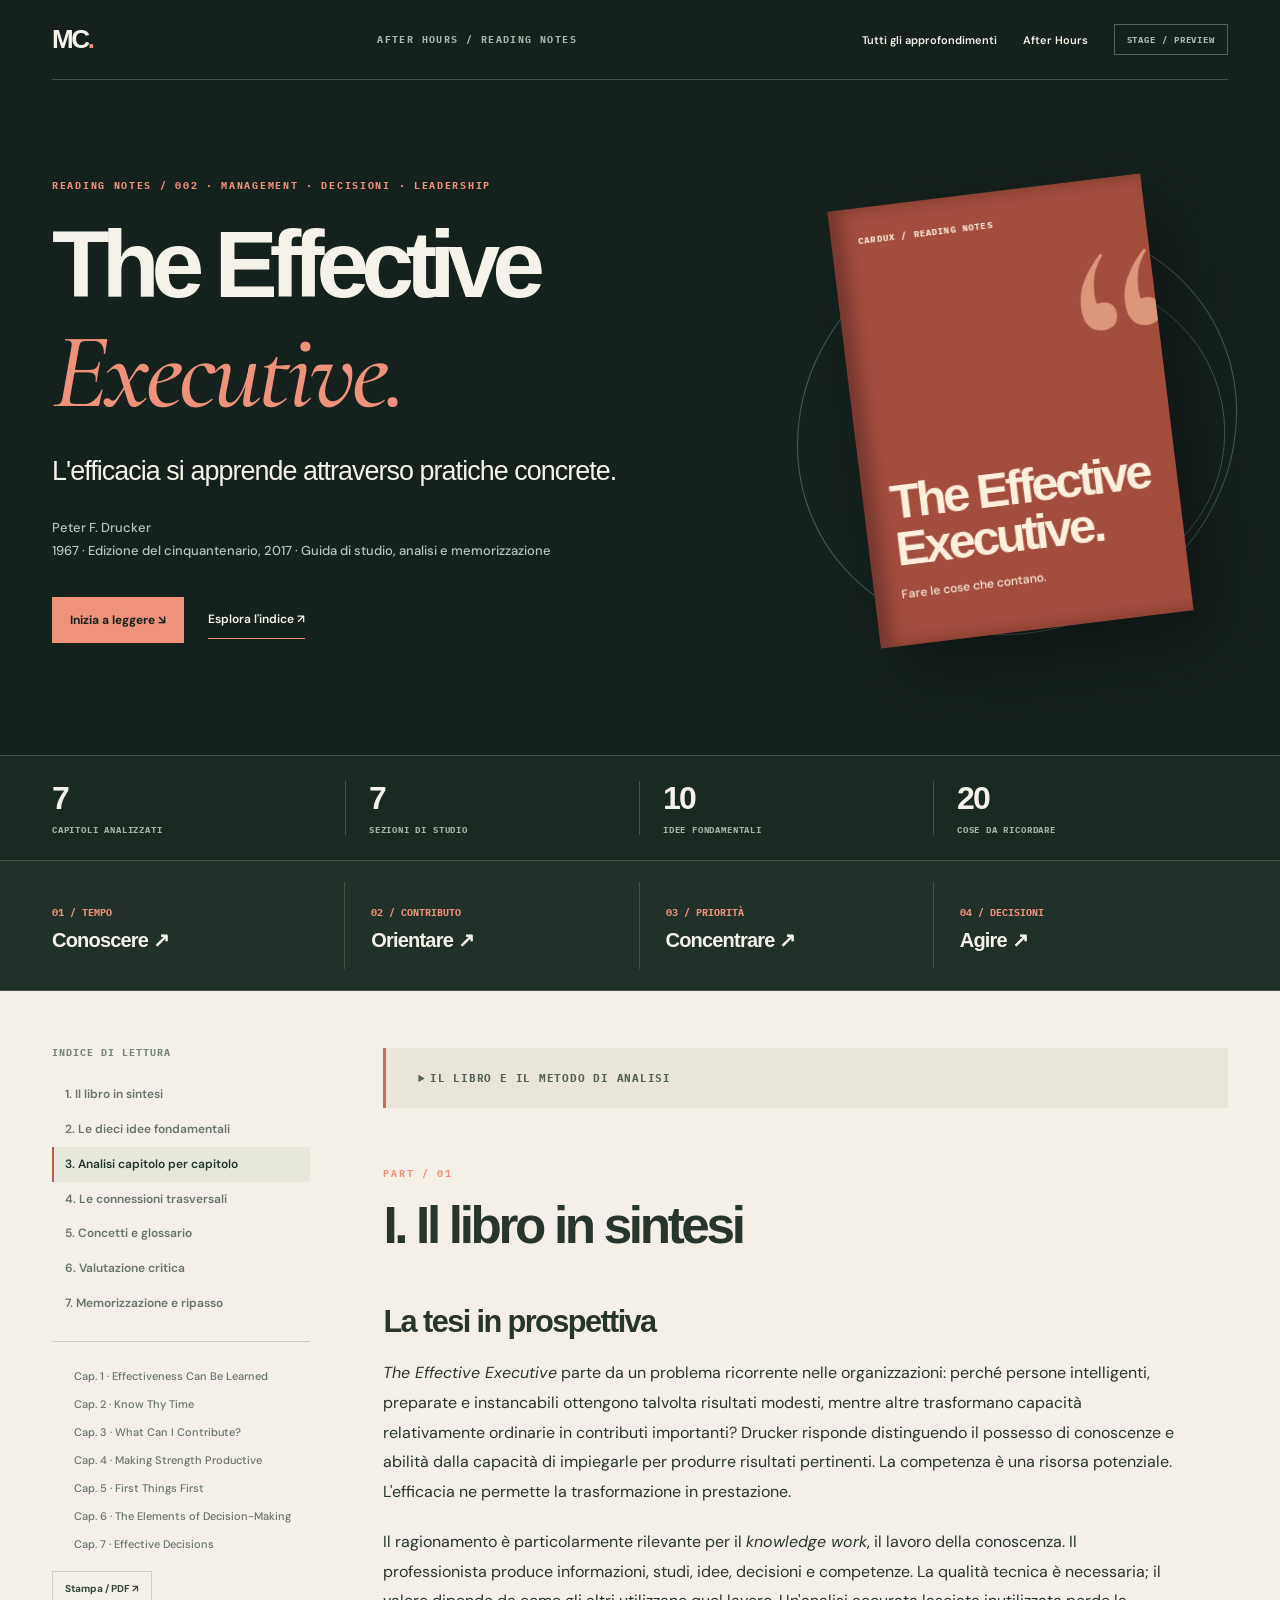
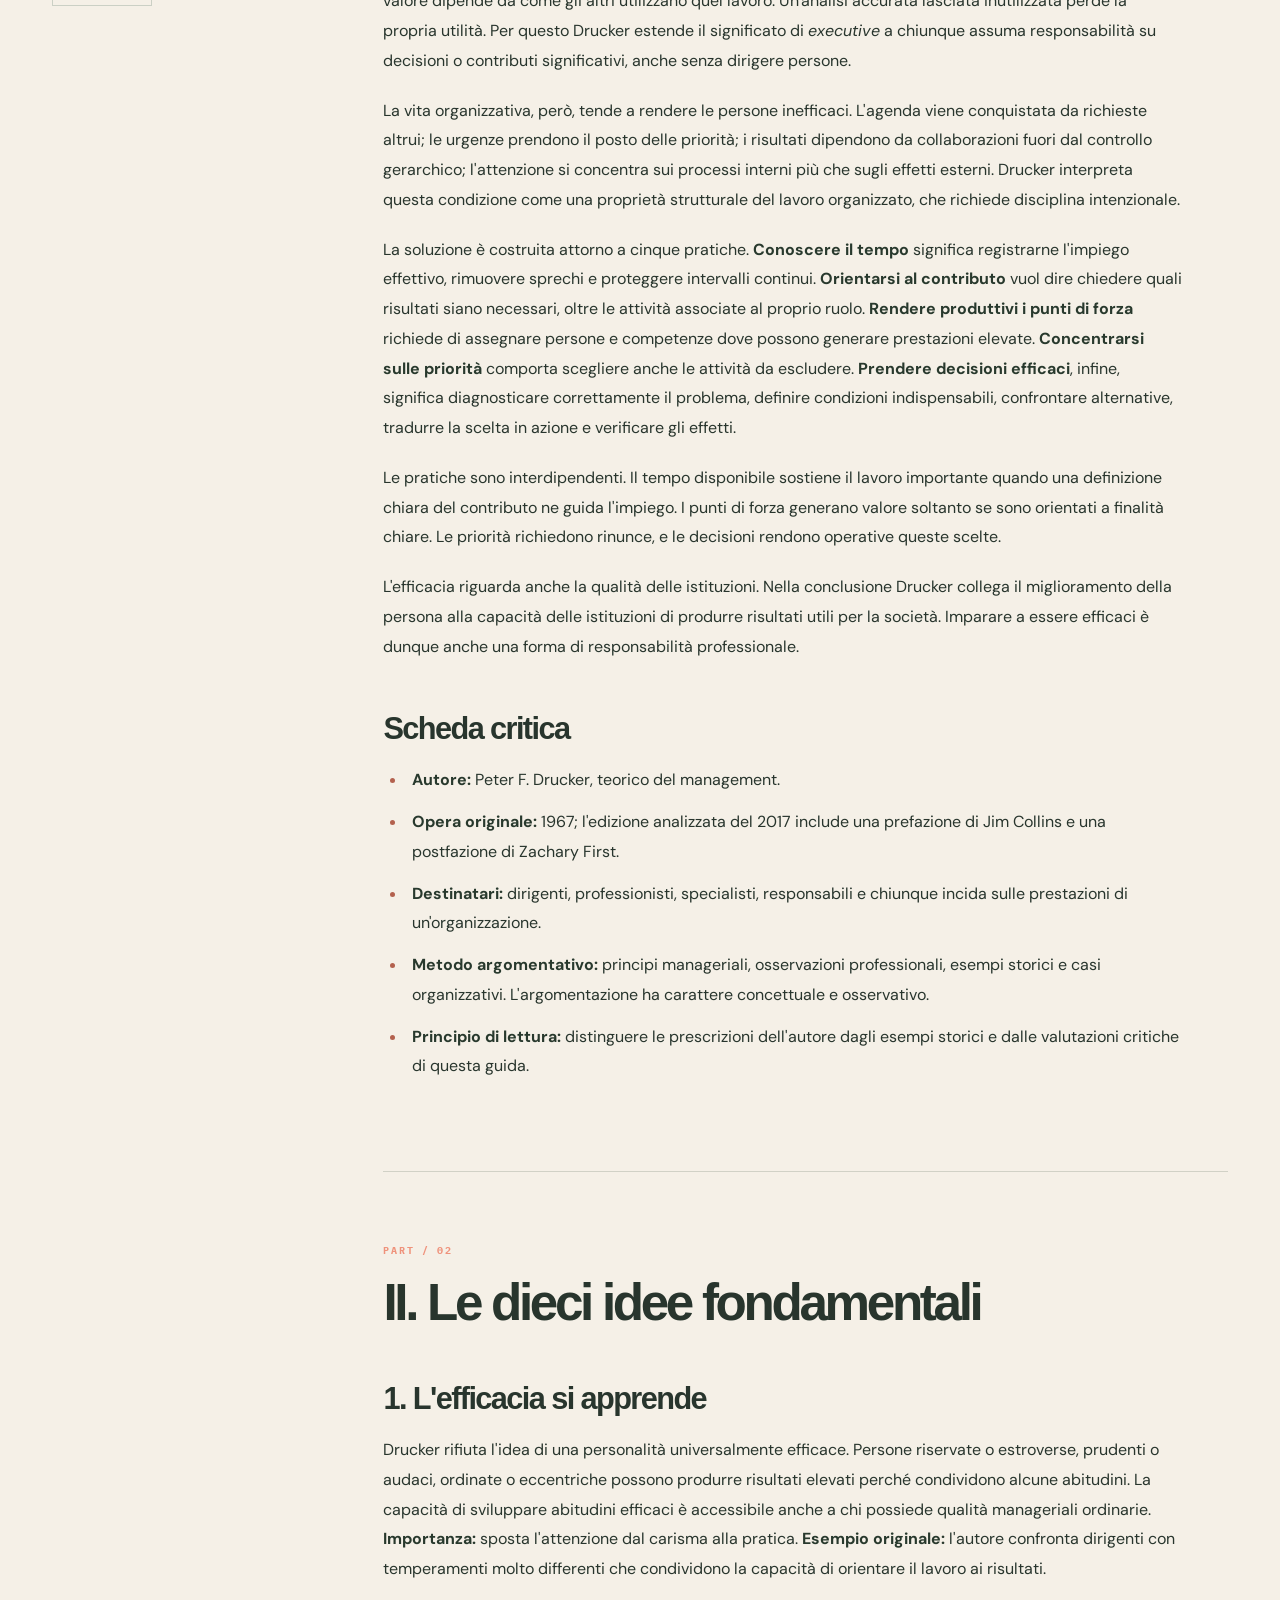
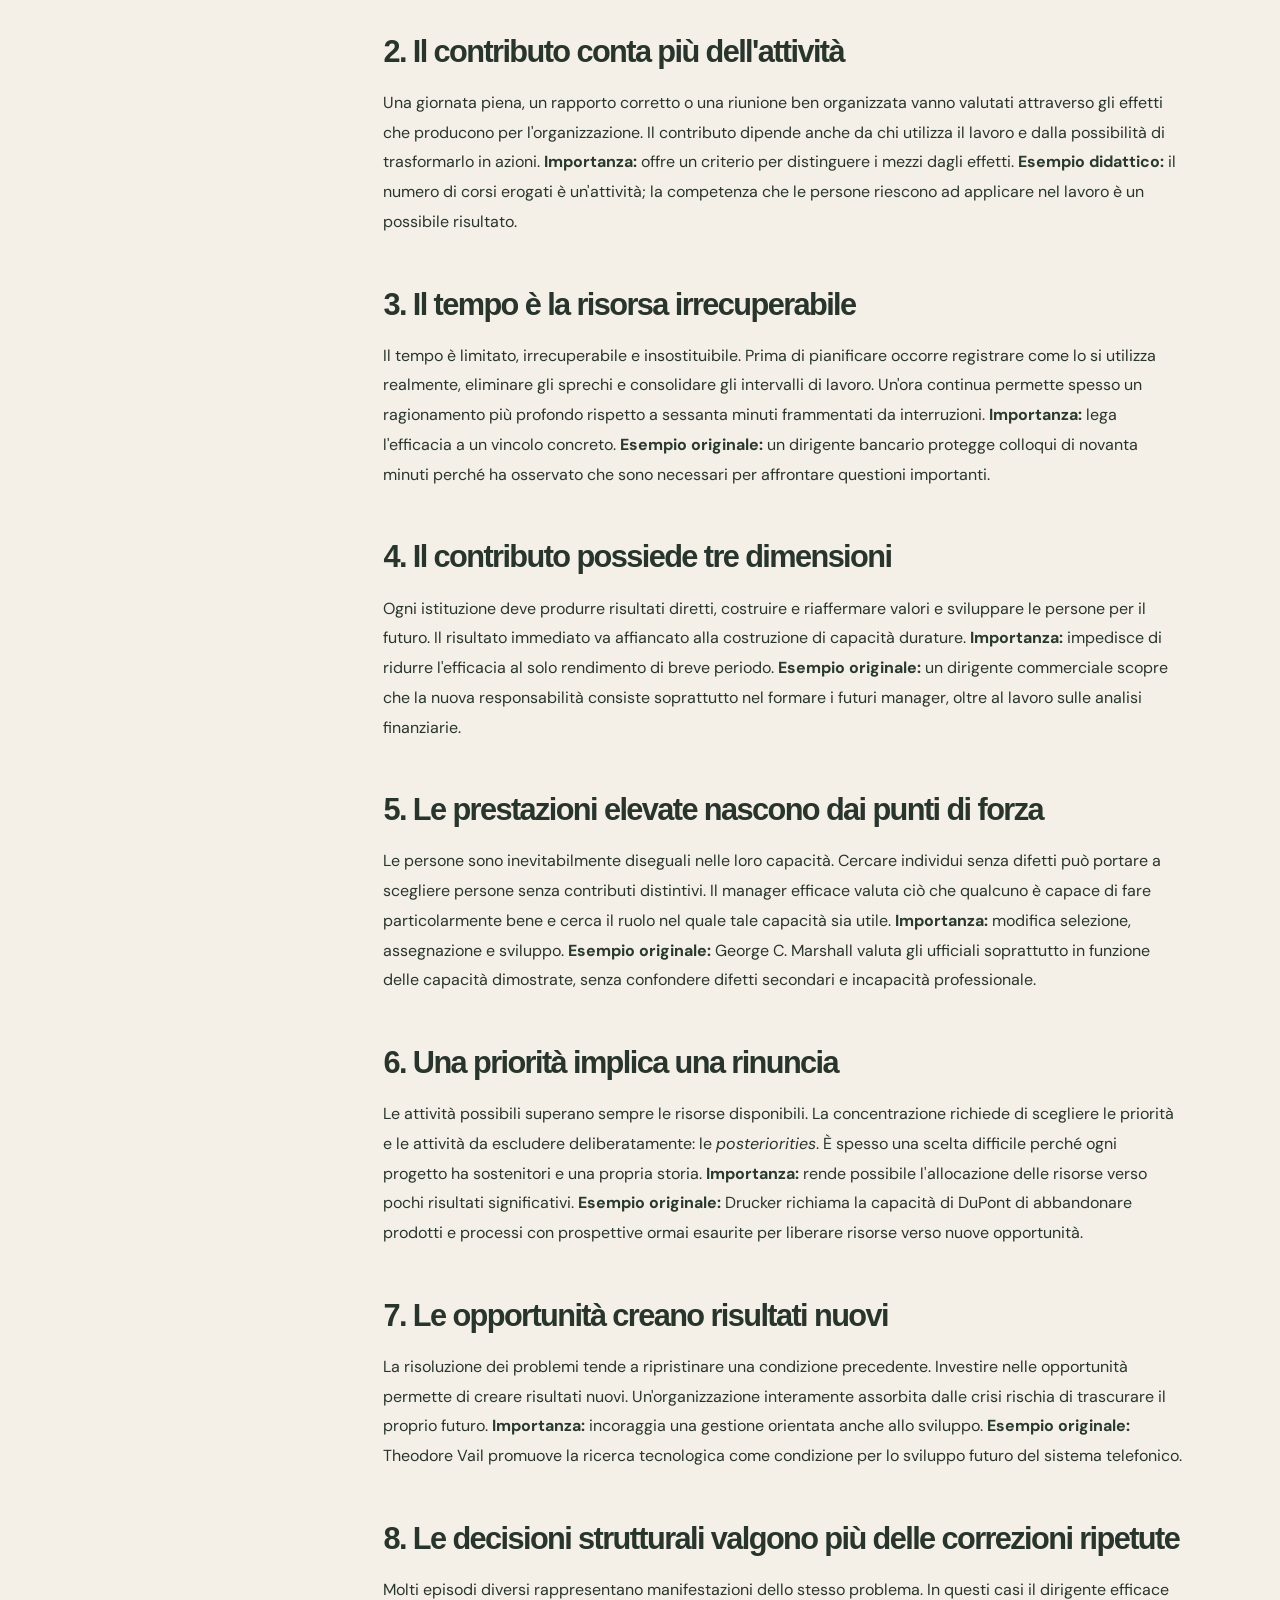
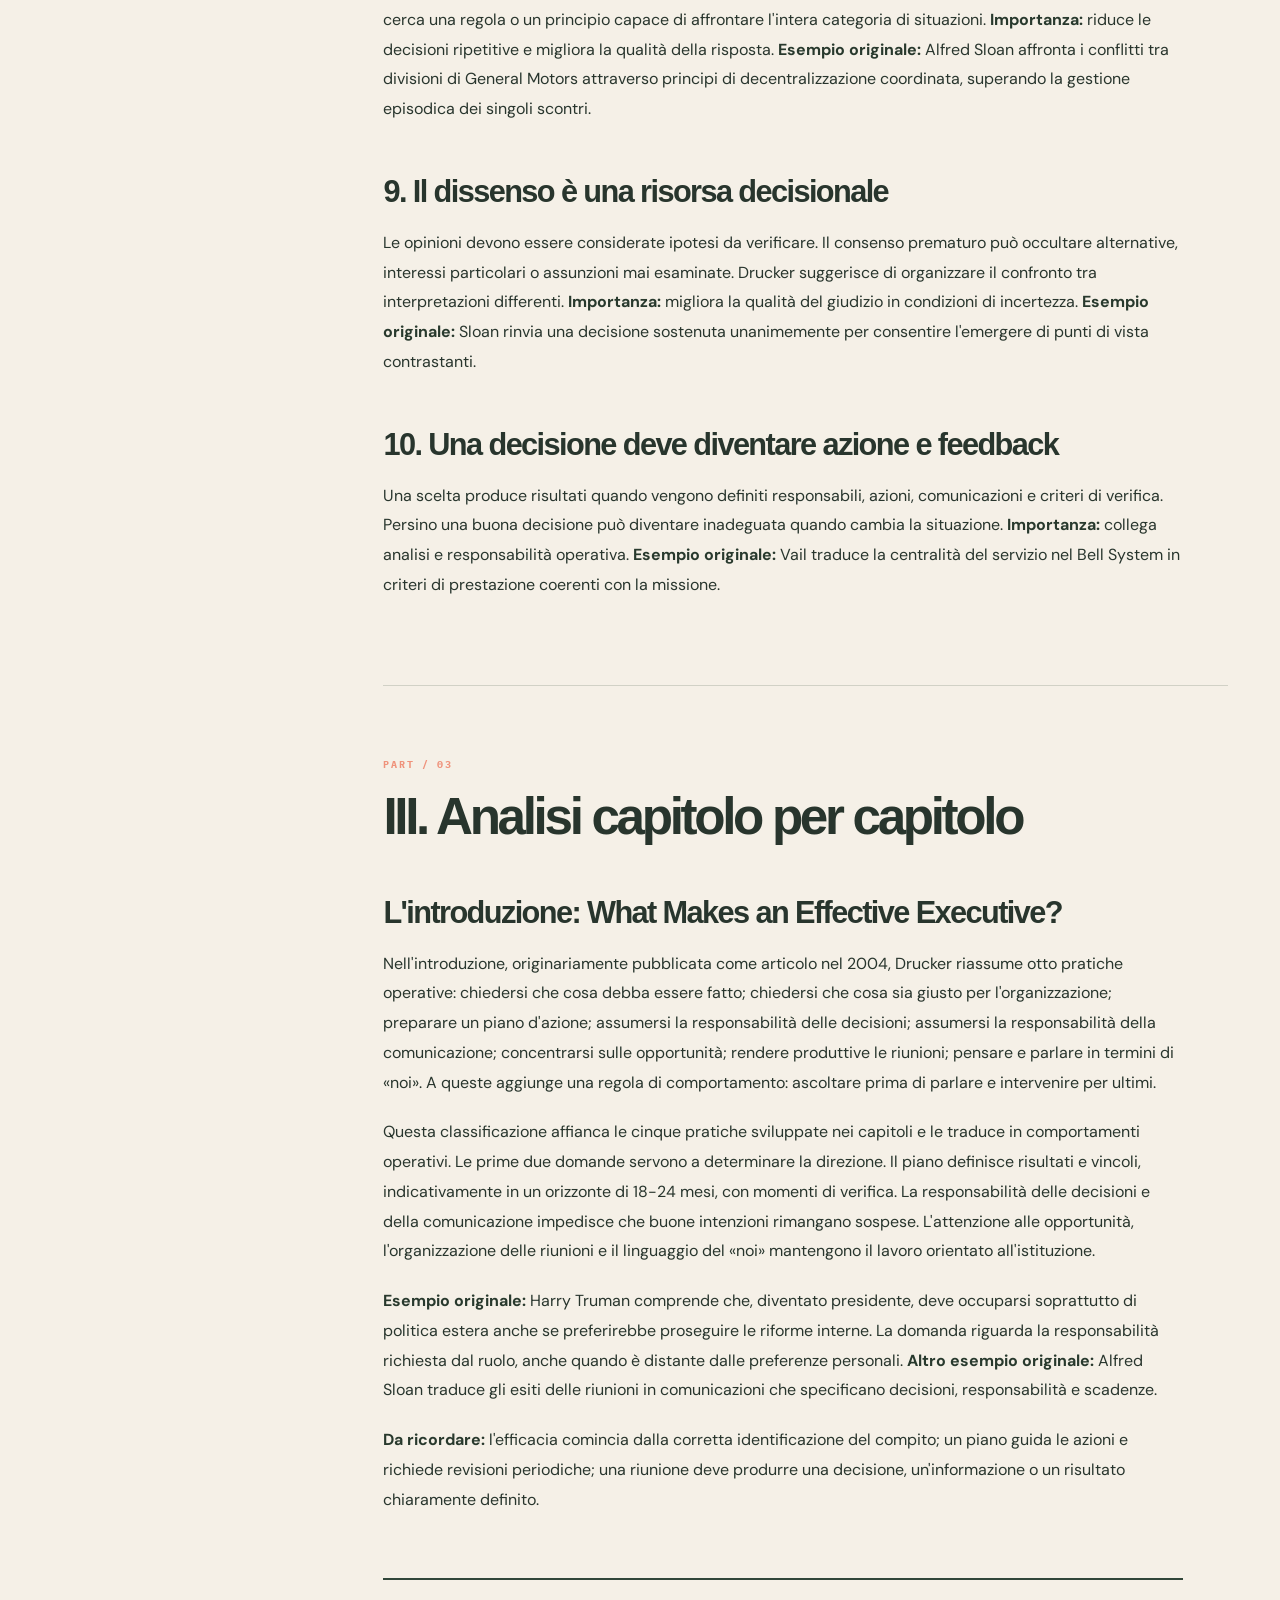
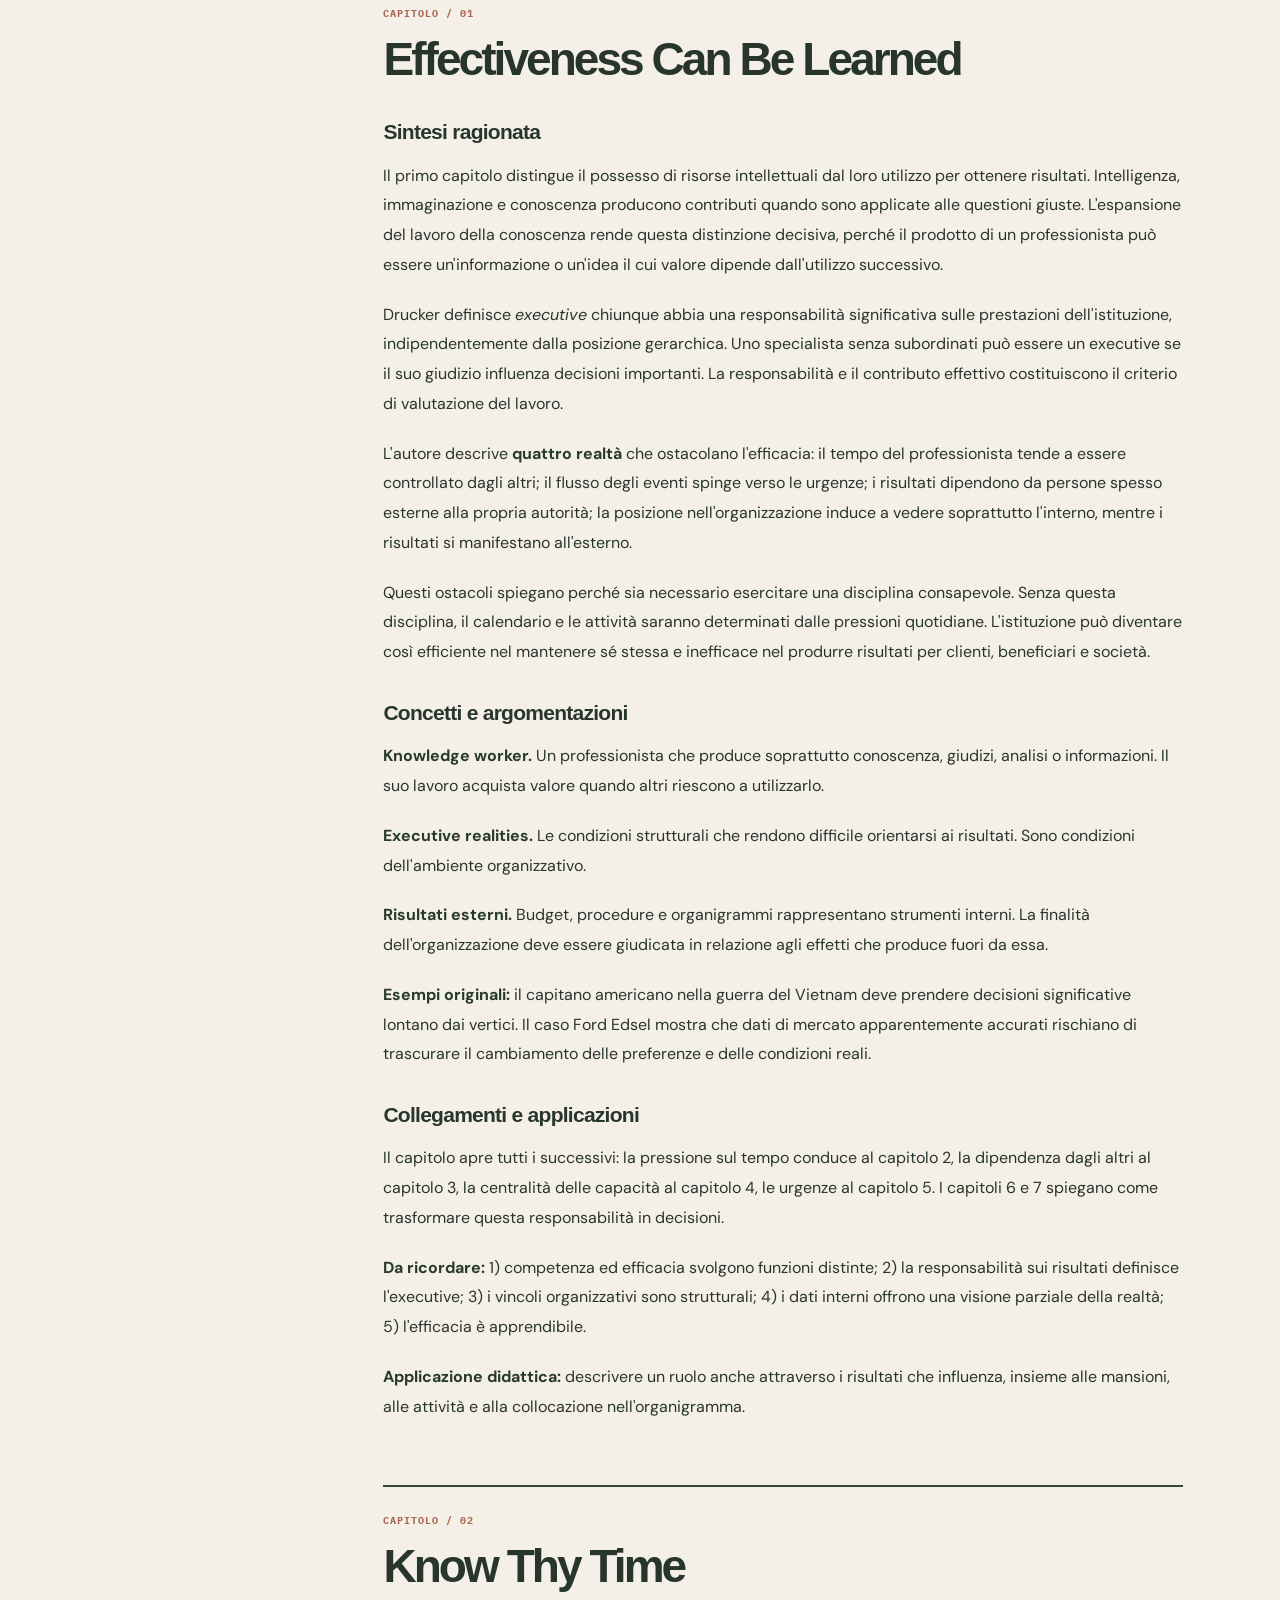
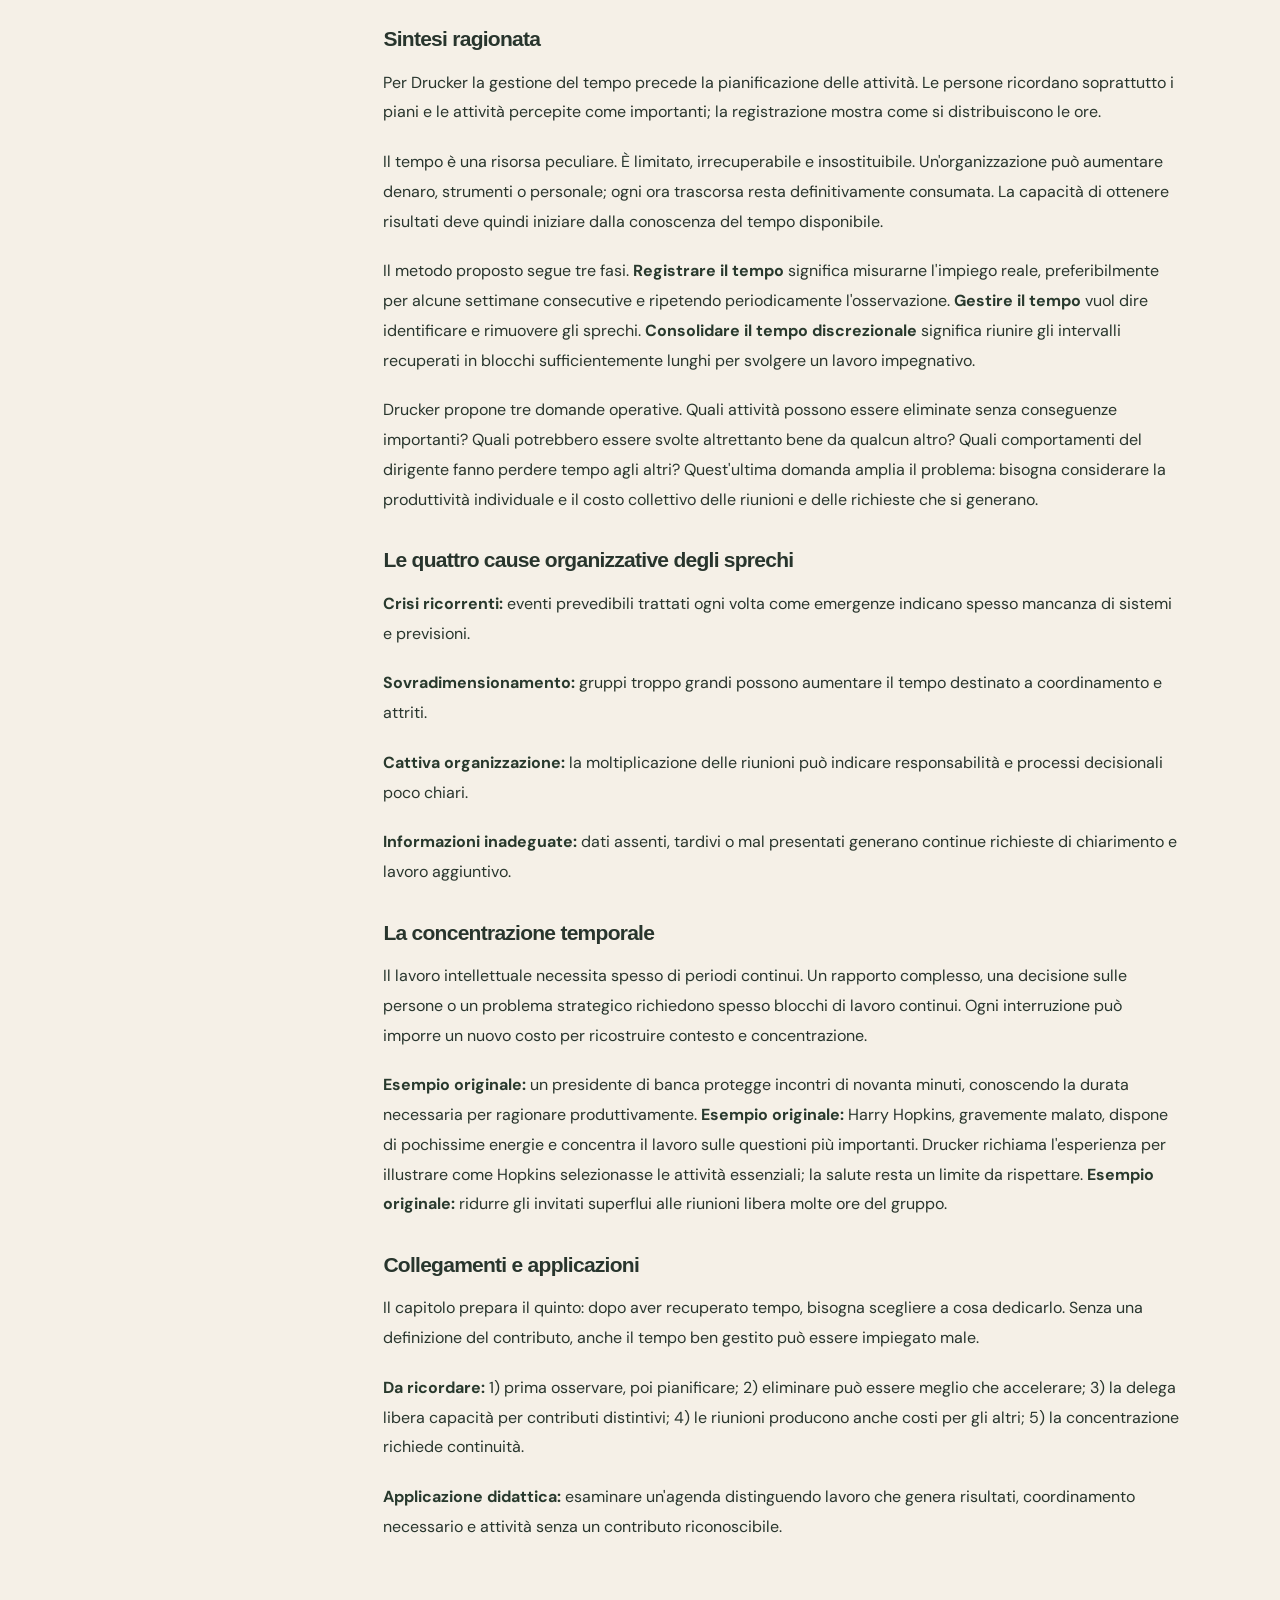
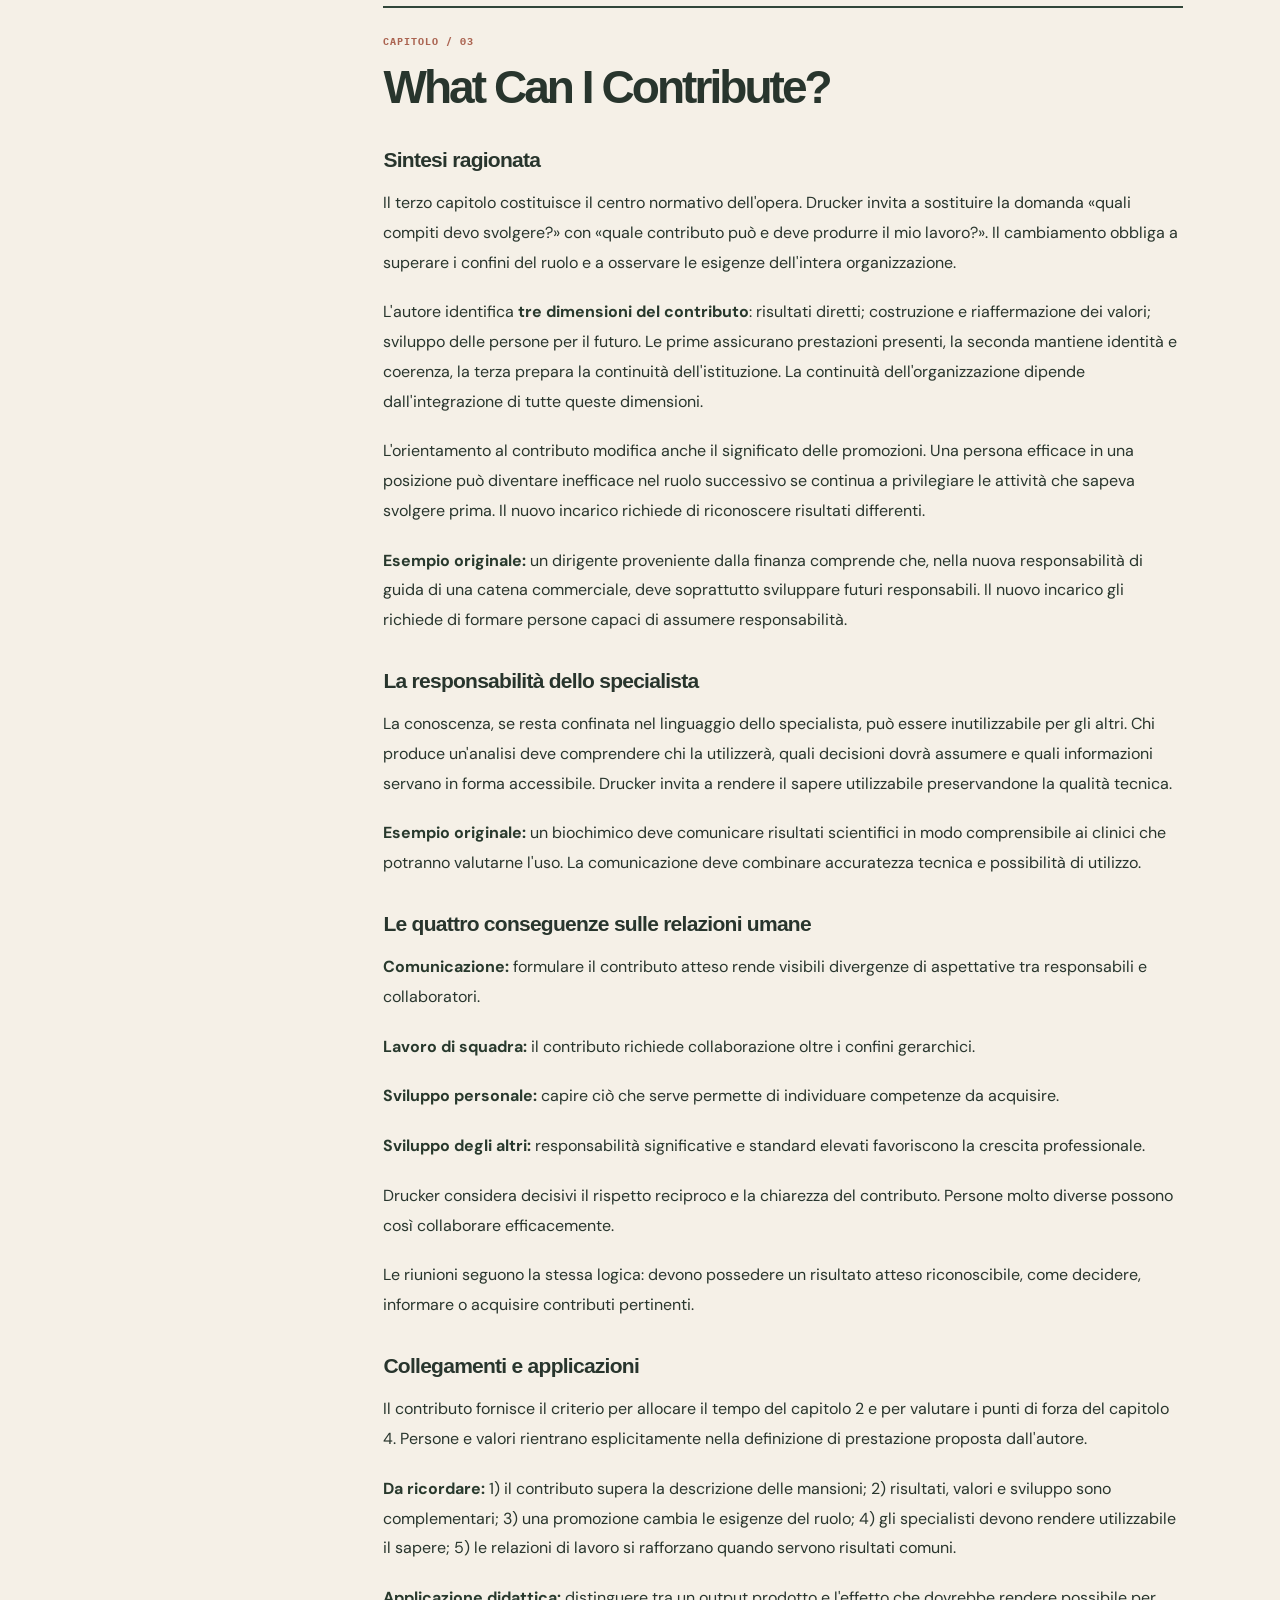
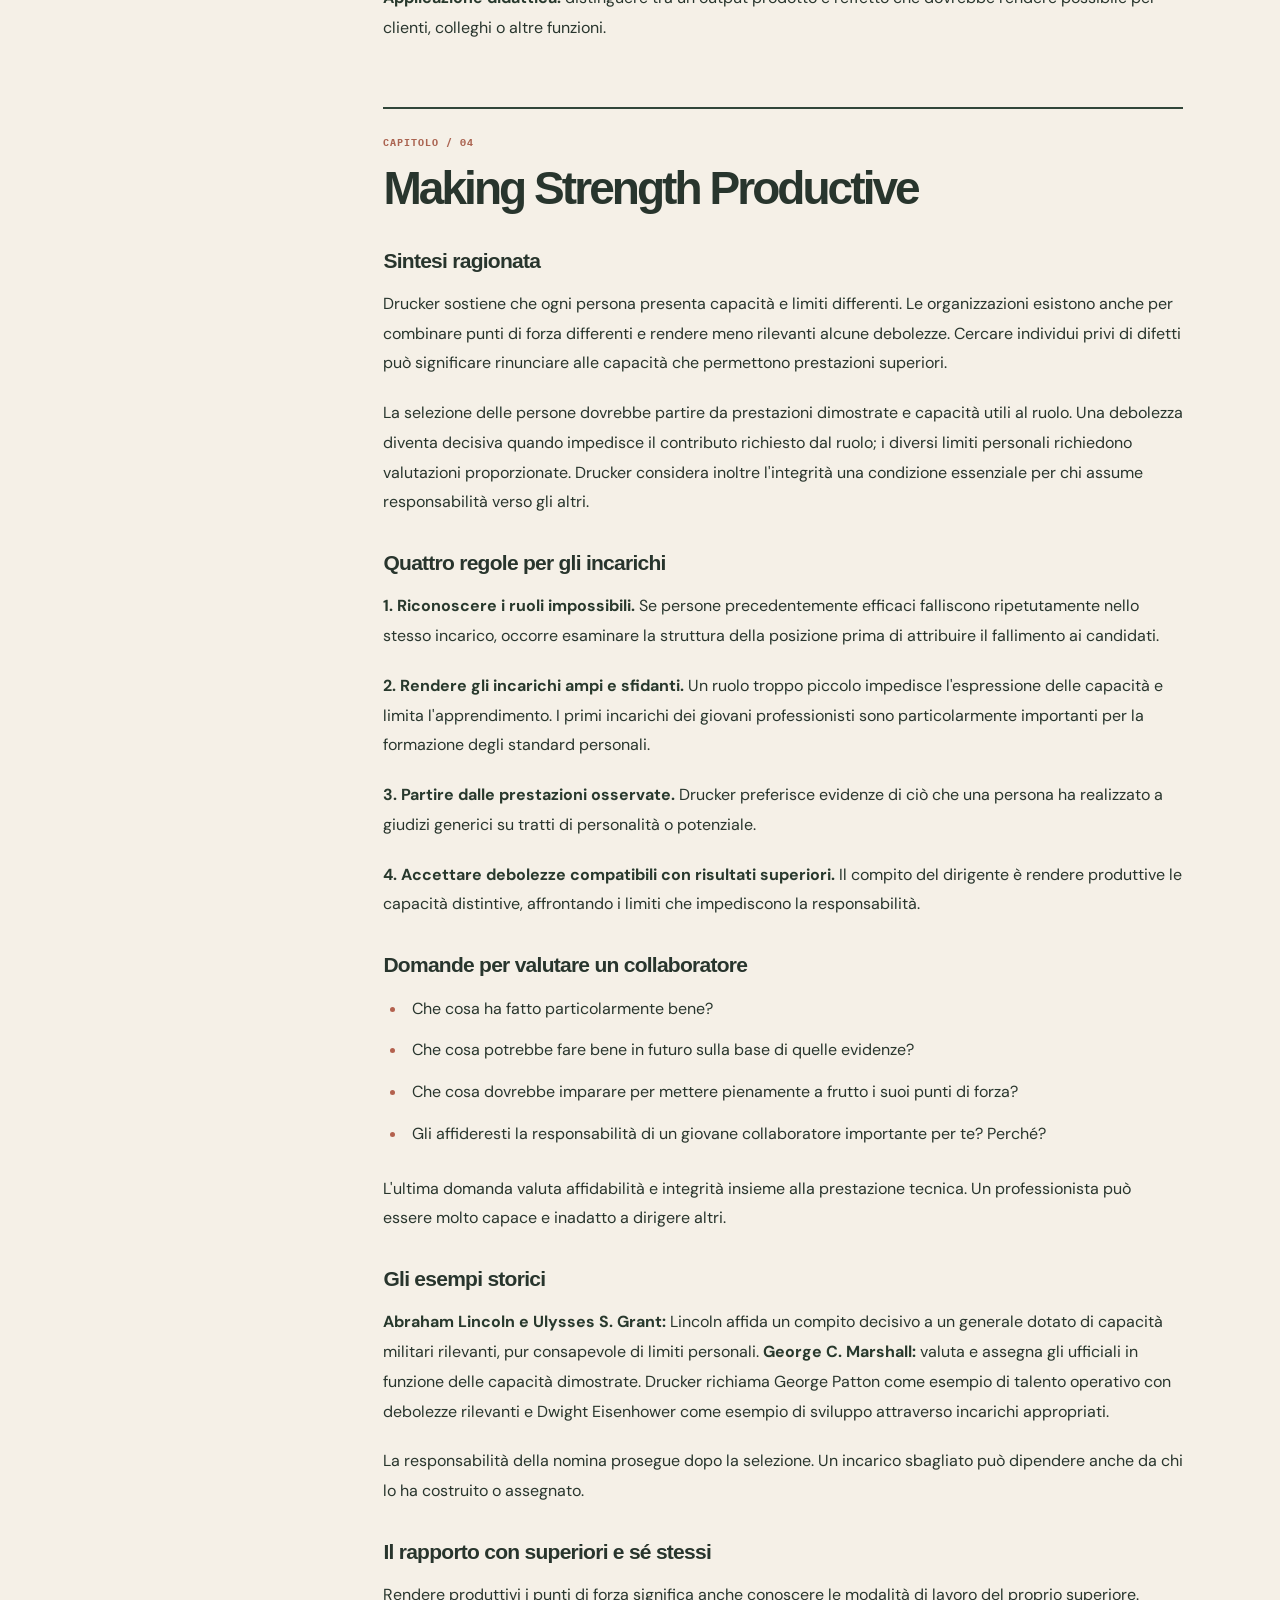
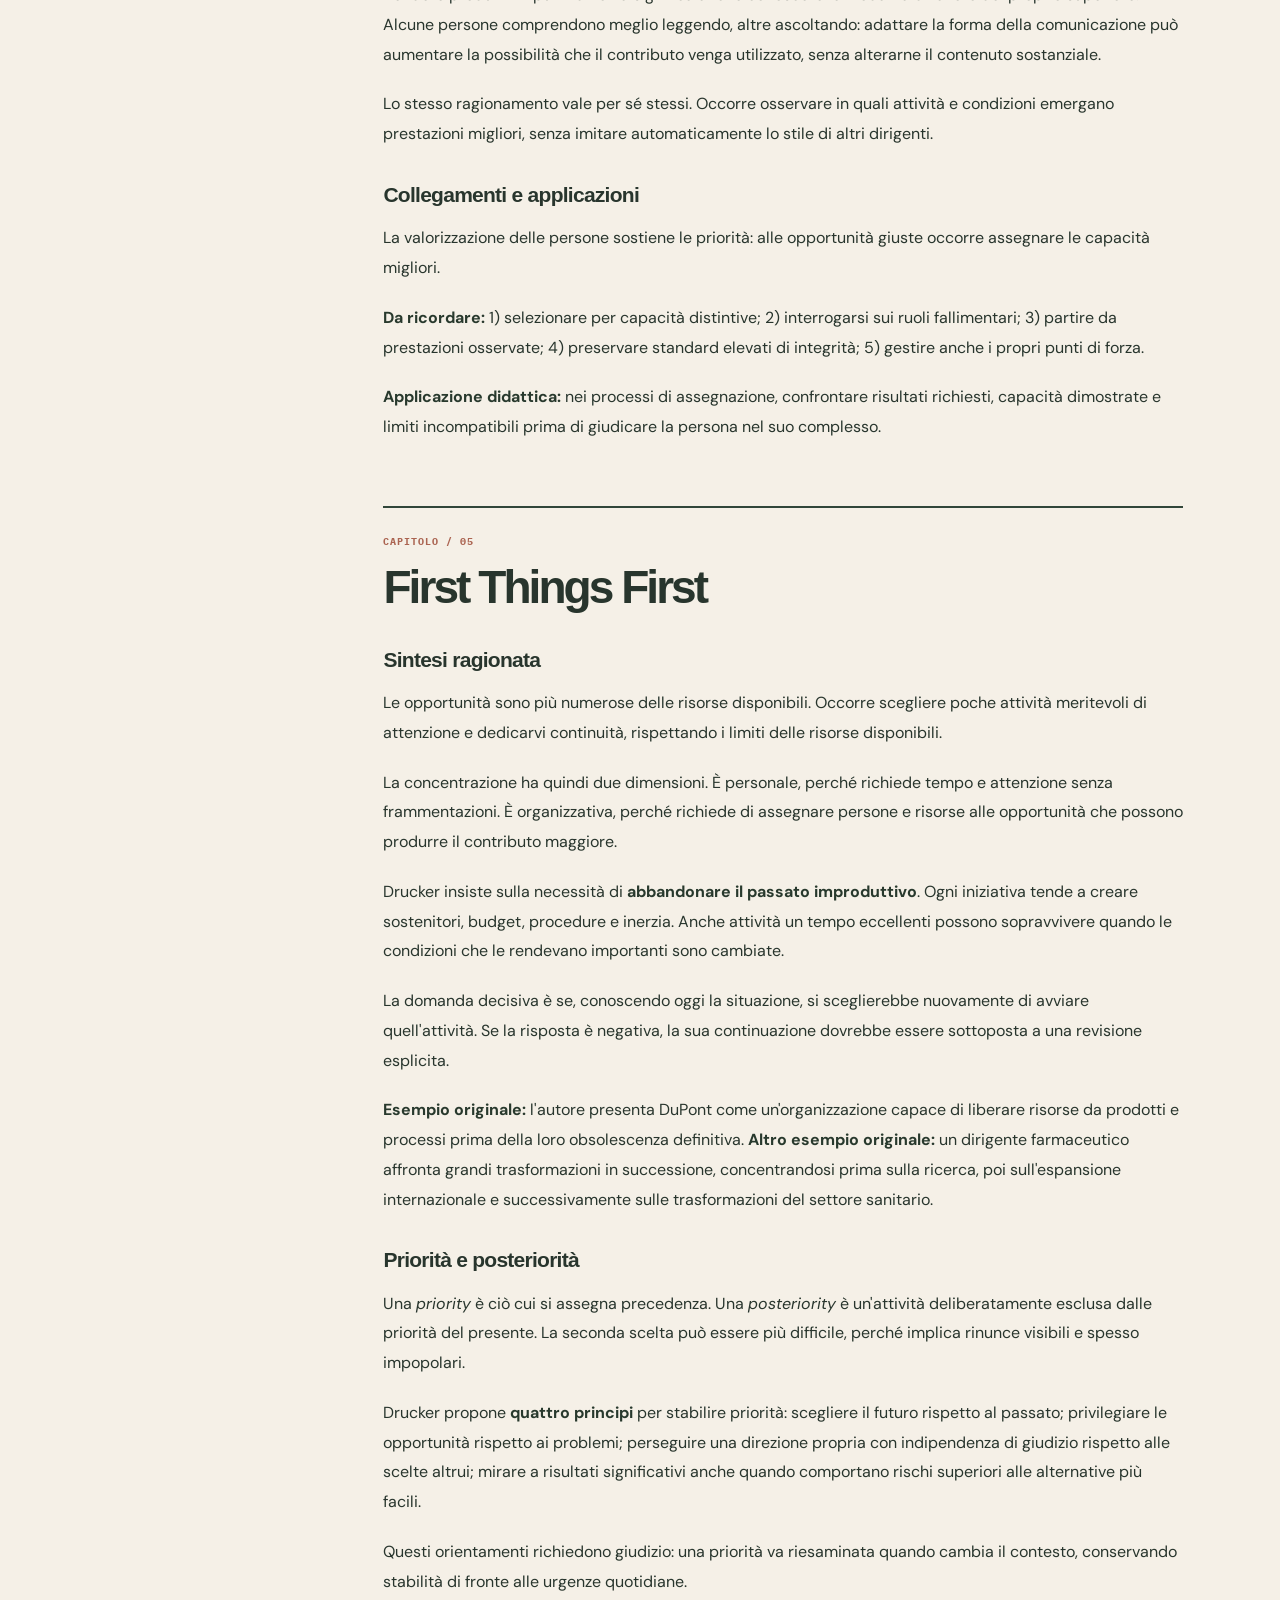
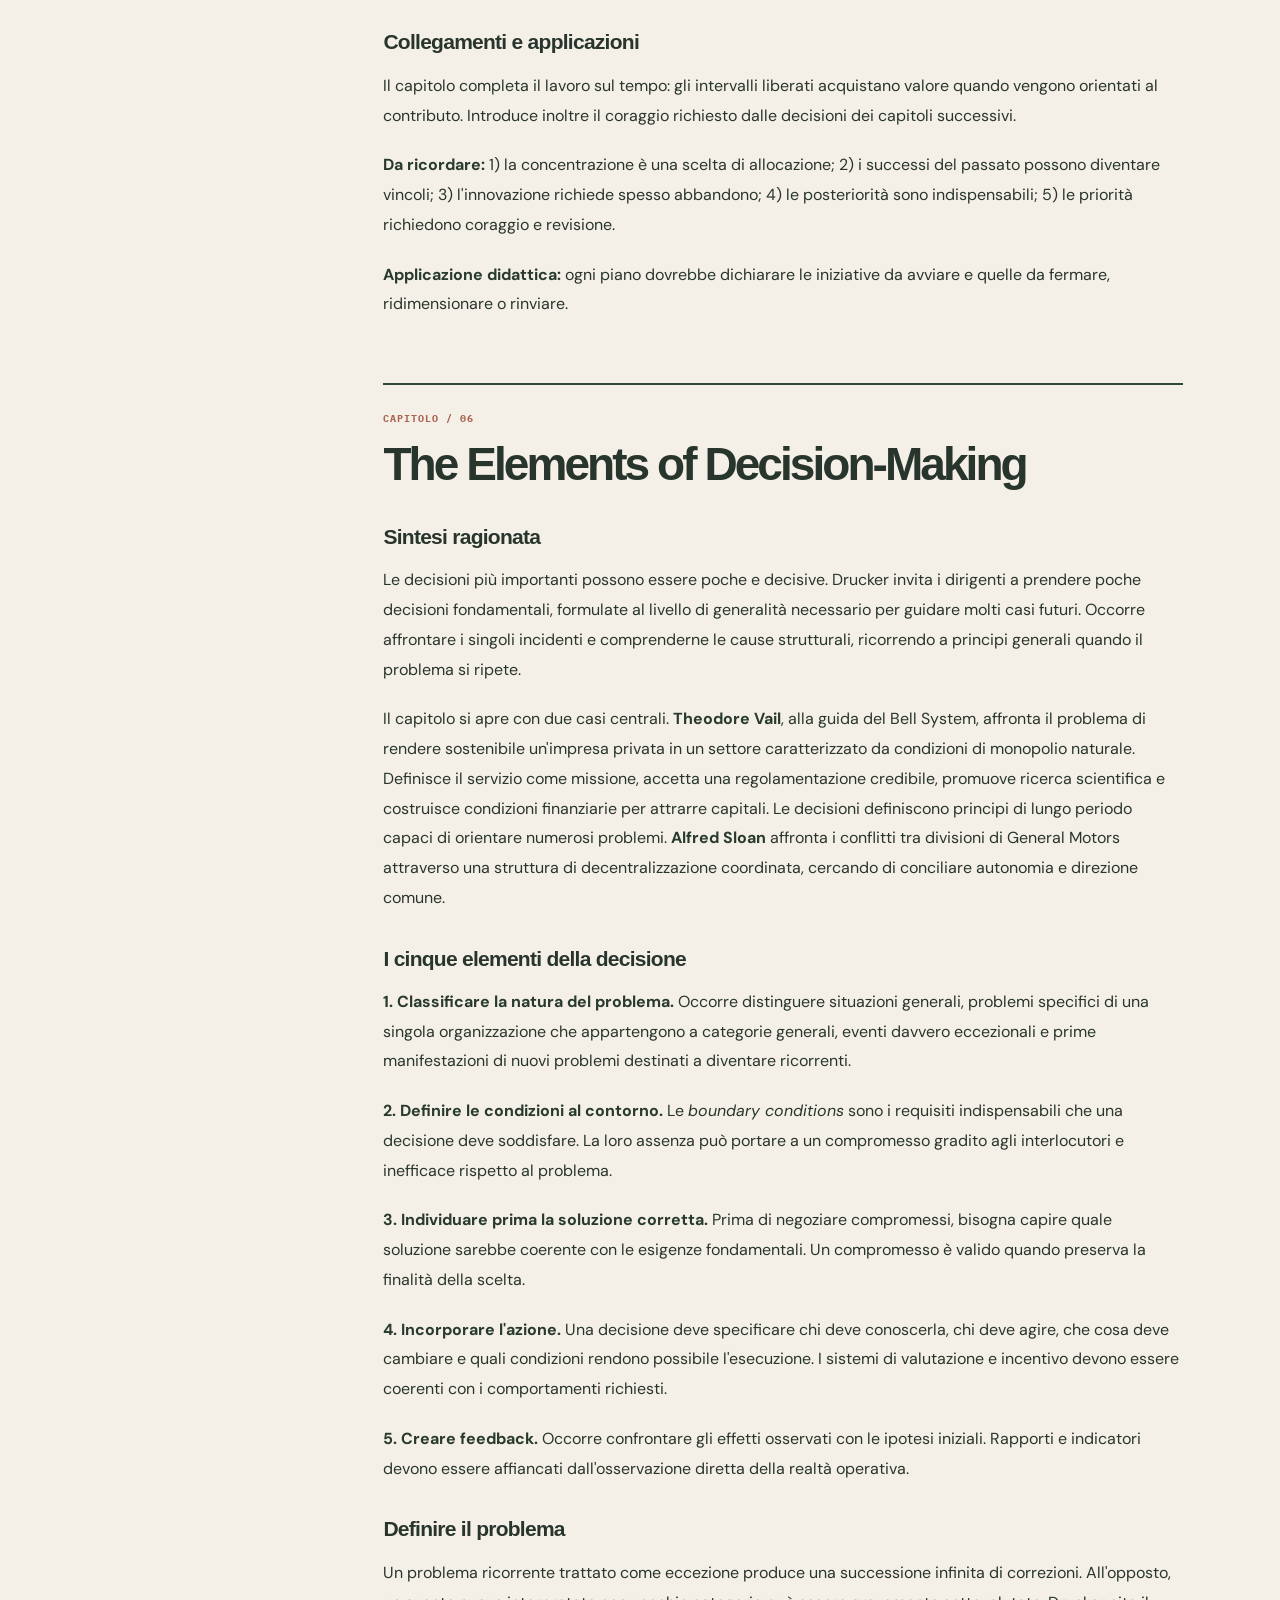
<file: stage/insights/effective-executive/index.html>
<!doctype html>
<html lang="it">
<head><meta charset="utf-8"><meta name="viewport" content="width=device-width,initial-scale=1"><meta name="robots" content="noindex,nofollow">
<meta name="description" content="Una guida approfondita alle cinque pratiche dell&#39;efficacia: tempo, contributo, punti di forza, priorità e decisioni. Sette capitoli, dieci idee fondamentali, analisi critica e ripasso."><meta name="theme-color" content="#15211d"><title>The Effective Executive | Reading Notes · Cardux Books</title>
<link rel="icon" type="image/svg+xml" href="../../../favicon.svg"><link rel="preconnect" href="https://fonts.googleapis.com"><link rel="preconnect" href="https://fonts.gstatic.com" crossorigin>
<link href="https://fonts.googleapis.com/css2?family=Cormorant+Garamond:ital,wght@0,500;0,600;1,500;1,600&family=DM+Sans:wght@400;500;600;700&family=IBM+Plex+Mono:wght@400;500;600;700&display=swap" rel="stylesheet">
<link rel="stylesheet" href="../assets/article.css"><script defer src="../assets/article.js"></script></head><body class="rb-page">
<div id="reading-progress" class="rb-progress" aria-hidden="true"></div>
<header class="rb-nav rb-container"><a class="rb-brand" href="../../">MC<span>.</span></a><span class="rb-wordmark">AFTER HOURS / READING NOTES</span><nav class="rb-links" aria-label="Navigazione"><a href="../">Tutti gli approfondimenti</a><a class="hide-mobile" href="../../">After Hours</a><span class="rb-pill">STAGE / PREVIEW</span></nav></header>
<main><section class="rb-container rb-hero" aria-labelledby="article-title"><div><div class="rb-eyebrow">READING NOTES / 002 · Management · Decisioni · Leadership</div>
<h1 id="article-title">The Effective <em>Executive.</em></h1>
<p class="rb-deck">L&#39;efficacia si apprende attraverso pratiche concrete.</p><p class="rb-byline">Peter F. Drucker<br>1967 · Edizione del cinquantenario, 2017 · Guida di studio, analisi e memorizzazione</p>
<div class="rb-hero-actions"><a class="rb-cta" href="#il-libro-in-sintesi">Inizia a leggere ↘</a><a class="rb-quiet" href="#reader-toc">Esplora l'indice ↗</a></div></div>
<div class="rb-cover-wrap" aria-hidden="true"><div class="rb-cover"><small>CARDUX / READING NOTES</small><div class="cover-quotation">“</div><div><h2>The Effective<br>Executive.</h2><p>Fare le cose che contano.</p></div></div></div>
</section><section class="rb-meta-band"><div class="rb-container rb-meta-grid"><div class="rb-meta-item"><strong>7</strong><span>CAPITOLI ANALIZZATI</span></div>
<div class="rb-meta-item"><strong>7</strong><span>SEZIONI DI STUDIO</span></div>
<div class="rb-meta-item"><strong>10</strong><span>IDEE FONDAMENTALI</span></div>
<div class="rb-meta-item"><strong>20</strong><span>COSE DA RICORDARE</span></div></div></section>
<section class="rb-process" aria-label="Modello centrale"><div class="rb-container rb-process-grid"><a href="#capitolo-2"><small>01 / TEMPO</small><strong>Conoscere ↗</strong></a>
<a href="#capitolo-3"><small>02 / CONTRIBUTO</small><strong>Orientare ↗</strong></a>
<a href="#capitolo-5"><small>03 / PRIORITÀ</small><strong>Concentrare ↗</strong></a>
<a href="#capitolo-6"><small>04 / DECISIONI</small><strong>Agire ↗</strong></a></div></section>
<section class="reader-surface"><div class="rb-container reader-layout"><aside class="reader-aside" aria-label="Indice"><h2>INDICE DI LETTURA</h2><nav id="reader-toc" aria-label="Sezioni e capitoli"></nav><div class="toc-tools"><button id="print-note" type="button">Stampa / PDF ↗</button></div></aside>
<div><details class="rb-mobile-toc"><summary>INDICE / VAI A UNA SEZIONE ▾</summary><nav id="mobile-nav" aria-label="Indice mobile"></nav></details>
<article class="reader-article" id="article"><div class="reader-intro"><details><summary>Il libro e il metodo di analisi</summary><div class="reading-prose"><h1>The Effective Executive</h1>
<p><strong>Peter F. Drucker · Guida di studio approfondita · Edizione del cinquantenario, 2017</strong></p>
<p><strong>Prima pubblicazione:</strong> 1967. <strong>Ambito:</strong> management, lavoro della conoscenza, comportamento organizzativo e processi decisionali.</p>
<p><strong>Tesi centrale.</strong> Essere efficaci significa produrre i risultati giusti attraverso pratiche che possono essere apprese. Questa guida ricostruisce l&#39;argomentazione dell&#39;autore, distingue esempi originali e interpretazioni, e conclude con strumenti di memorizzazione. La guida accompagna la lettura dell&#39;opera.</p></div></details></div>

<section class="reading-section" id="il-libro-in-sintesi"><header class="chapter-section-header"><span class="kicker">PART / 01</span><h2>I. Il libro in sintesi</h2></header><div class="reading-prose">


<h3 id="la-tesi-in-prospettiva">La tesi in prospettiva</h3>

<p><em>The Effective Executive</em> parte da un problema ricorrente nelle organizzazioni: perché persone intelligenti, preparate e instancabili ottengono talvolta risultati modesti, mentre altre trasformano capacità relativamente ordinarie in contributi importanti? Drucker risponde distinguendo il possesso di conoscenze e abilità dalla capacità di impiegarle per produrre risultati pertinenti. La competenza è una risorsa potenziale. L&#39;efficacia ne permette la trasformazione in prestazione.</p>
<p>Il ragionamento è particolarmente rilevante per il <em>knowledge work</em>, il lavoro della conoscenza. Il professionista produce informazioni, studi, idee, decisioni e competenze. La qualità tecnica è necessaria; il valore dipende da come gli altri utilizzano quel lavoro. Un&#39;analisi accurata lasciata inutilizzata perde la propria utilità. Per questo Drucker estende il significato di <em>executive</em> a chiunque assuma responsabilità su decisioni o contributi significativi, anche senza dirigere persone.</p>
<p>La vita organizzativa, però, tende a rendere le persone inefficaci. L&#39;agenda viene conquistata da richieste altrui; le urgenze prendono il posto delle priorità; i risultati dipendono da collaborazioni fuori dal controllo gerarchico; l&#39;attenzione si concentra sui processi interni più che sugli effetti esterni. Drucker interpreta questa condizione come una proprietà strutturale del lavoro organizzato, che richiede disciplina intenzionale.</p>
<p>La soluzione è costruita attorno a cinque pratiche. <strong>Conoscere il tempo</strong> significa registrarne l&#39;impiego effettivo, rimuovere sprechi e proteggere intervalli continui. <strong>Orientarsi al contributo</strong> vuol dire chiedere quali risultati siano necessari, oltre le attività associate al proprio ruolo. <strong>Rendere produttivi i punti di forza</strong> richiede di assegnare persone e competenze dove possono generare prestazioni elevate. <strong>Concentrarsi sulle priorità</strong> comporta scegliere anche le attività da escludere. <strong>Prendere decisioni efficaci</strong>, infine, significa diagnosticare correttamente il problema, definire condizioni indispensabili, confrontare alternative, tradurre la scelta in azione e verificare gli effetti.</p>
<p>Le pratiche sono interdipendenti. Il tempo disponibile sostiene il lavoro importante quando una definizione chiara del contributo ne guida l&#39;impiego. I punti di forza generano valore soltanto se sono orientati a finalità chiare. Le priorità richiedono rinunce, e le decisioni rendono operative queste scelte.</p>
<p>L&#39;efficacia riguarda anche la qualità delle istituzioni. Nella conclusione Drucker collega il miglioramento della persona alla capacità delle istituzioni di produrre risultati utili per la società. Imparare a essere efficaci è dunque anche una forma di responsabilità professionale.</p>

<h3 id="scheda-critica">Scheda critica</h3>

<ul><li><strong>Autore:</strong> Peter F. Drucker, teorico del management.</li><li><strong>Opera originale:</strong> 1967; l&#39;edizione analizzata del 2017 include una prefazione di Jim Collins e una postfazione di Zachary First.</li><li><strong>Destinatari:</strong> dirigenti, professionisti, specialisti, responsabili e chiunque incida sulle prestazioni di un&#39;organizzazione.</li><li><strong>Metodo argomentativo:</strong> principi manageriali, osservazioni professionali, esempi storici e casi organizzativi. L&#39;argomentazione ha carattere concettuale e osservativo.</li><li><strong>Principio di lettura:</strong> distinguere le prescrizioni dell&#39;autore dagli esempi storici e dalle valutazioni critiche di questa guida.</li></ul>

</div></section>
<section class="reading-section" id="le-dieci-idee-fondamentali"><header class="chapter-section-header"><span class="kicker">PART / 02</span><h2>II. Le dieci idee fondamentali</h2></header><div class="reading-prose">


<h3 id="1-l39efficacia-si-apprende">1. L&#39;efficacia si apprende</h3>

<p>Drucker rifiuta l&#39;idea di una personalità universalmente efficace. Persone riservate o estroverse, prudenti o audaci, ordinate o eccentriche possono produrre risultati elevati perché condividono alcune abitudini. La capacità di sviluppare abitudini efficaci è accessibile anche a chi possiede qualità manageriali ordinarie. <strong>Importanza:</strong> sposta l&#39;attenzione dal carisma alla pratica. <strong>Esempio originale:</strong> l&#39;autore confronta dirigenti con temperamenti molto differenti che condividono la capacità di orientare il lavoro ai risultati.</p>

<h3 id="2-il-contributo-conta-piu-dell39attivita">2. Il contributo conta più dell&#39;attività</h3>

<p>Una giornata piena, un rapporto corretto o una riunione ben organizzata vanno valutati attraverso gli effetti che producono per l&#39;organizzazione. Il contributo dipende anche da chi utilizza il lavoro e dalla possibilità di trasformarlo in azioni. <strong>Importanza:</strong> offre un criterio per distinguere i mezzi dagli effetti. <strong>Esempio didattico:</strong> il numero di corsi erogati è un&#39;attività; la competenza che le persone riescono ad applicare nel lavoro è un possibile risultato.</p>

<h3 id="3-il-tempo-e-la-risorsa-irrecuperabile">3. Il tempo è la risorsa irrecuperabile</h3>

<p>Il tempo è limitato, irrecuperabile e insostituibile. Prima di pianificare occorre registrare come lo si utilizza realmente, eliminare gli sprechi e consolidare gli intervalli di lavoro. Un&#39;ora continua permette spesso un ragionamento più profondo rispetto a sessanta minuti frammentati da interruzioni. <strong>Importanza:</strong> lega l&#39;efficacia a un vincolo concreto. <strong>Esempio originale:</strong> un dirigente bancario protegge colloqui di novanta minuti perché ha osservato che sono necessari per affrontare questioni importanti.</p>

<h3 id="4-il-contributo-possiede-tre-dimensioni">4. Il contributo possiede tre dimensioni</h3>

<p>Ogni istituzione deve produrre risultati diretti, costruire e riaffermare valori e sviluppare le persone per il futuro. Il risultato immediato va affiancato alla costruzione di capacità durature. <strong>Importanza:</strong> impedisce di ridurre l&#39;efficacia al solo rendimento di breve periodo. <strong>Esempio originale:</strong> un dirigente commerciale scopre che la nuova responsabilità consiste soprattutto nel formare i futuri manager, oltre al lavoro sulle analisi finanziarie.</p>

<h3 id="5-le-prestazioni-elevate-nascono-dai-punti-di-forza">5. Le prestazioni elevate nascono dai punti di forza</h3>

<p>Le persone sono inevitabilmente diseguali nelle loro capacità. Cercare individui senza difetti può portare a scegliere persone senza contributi distintivi. Il manager efficace valuta ciò che qualcuno è capace di fare particolarmente bene e cerca il ruolo nel quale tale capacità sia utile. <strong>Importanza:</strong> modifica selezione, assegnazione e sviluppo. <strong>Esempio originale:</strong> George C. Marshall valuta gli ufficiali soprattutto in funzione delle capacità dimostrate, senza confondere difetti secondari e incapacità professionale.</p>

<h3 id="6-una-priorita-implica-una-rinuncia">6. Una priorità implica una rinuncia</h3>

<p>Le attività possibili superano sempre le risorse disponibili. La concentrazione richiede di scegliere le priorità e le attività da escludere deliberatamente: le <em>posteriorities</em>. È spesso una scelta difficile perché ogni progetto ha sostenitori e una propria storia. <strong>Importanza:</strong> rende possibile l&#39;allocazione delle risorse verso pochi risultati significativi. <strong>Esempio originale:</strong> Drucker richiama la capacità di DuPont di abbandonare prodotti e processi con prospettive ormai esaurite per liberare risorse verso nuove opportunità.</p>

<h3 id="7-le-opportunita-creano-risultati-nuovi">7. Le opportunità creano risultati nuovi</h3>

<p>La risoluzione dei problemi tende a ripristinare una condizione precedente. Investire nelle opportunità permette di creare risultati nuovi. Un&#39;organizzazione interamente assorbita dalle crisi rischia di trascurare il proprio futuro. <strong>Importanza:</strong> incoraggia una gestione orientata anche allo sviluppo. <strong>Esempio originale:</strong> Theodore Vail promuove la ricerca tecnologica come condizione per lo sviluppo futuro del sistema telefonico.</p>

<h3 id="8-le-decisioni-strutturali-valgono-piu-delle-correzioni-ripetute">8. Le decisioni strutturali valgono più delle correzioni ripetute</h3>

<p>Molti episodi diversi rappresentano manifestazioni dello stesso problema. In questi casi il dirigente efficace cerca una regola o un principio capace di affrontare l&#39;intera categoria di situazioni. <strong>Importanza:</strong> riduce le decisioni ripetitive e migliora la qualità della risposta. <strong>Esempio originale:</strong> Alfred Sloan affronta i conflitti tra divisioni di General Motors attraverso principi di decentralizzazione coordinata, superando la gestione episodica dei singoli scontri.</p>

<h3 id="9-il-dissenso-e-una-risorsa-decisionale">9. Il dissenso è una risorsa decisionale</h3>

<p>Le opinioni devono essere considerate ipotesi da verificare. Il consenso prematuro può occultare alternative, interessi particolari o assunzioni mai esaminate. Drucker suggerisce di organizzare il confronto tra interpretazioni differenti. <strong>Importanza:</strong> migliora la qualità del giudizio in condizioni di incertezza. <strong>Esempio originale:</strong> Sloan rinvia una decisione sostenuta unanimemente per consentire l&#39;emergere di punti di vista contrastanti.</p>

<h3 id="10-una-decisione-deve-diventare-azione-e-feedback">10. Una decisione deve diventare azione e feedback</h3>

<p>Una scelta produce risultati quando vengono definiti responsabili, azioni, comunicazioni e criteri di verifica. Persino una buona decisione può diventare inadeguata quando cambia la situazione. <strong>Importanza:</strong> collega analisi e responsabilità operativa. <strong>Esempio originale:</strong> Vail traduce la centralità del servizio nel Bell System in criteri di prestazione coerenti con la missione.</p>

</div></section>
<section class="reading-section" id="analisi-capitolo-per-capitolo"><header class="chapter-section-header"><span class="kicker">PART / 03</span><h2>III. Analisi capitolo per capitolo</h2></header><div class="reading-prose">


<h3 id="l39introduzione-what-makes-an-effective-executive">L&#39;introduzione: What Makes an Effective Executive?</h3>

<p>Nell&#39;introduzione, originariamente pubblicata come articolo nel 2004, Drucker riassume otto pratiche operative: chiedersi che cosa debba essere fatto; chiedersi che cosa sia giusto per l&#39;organizzazione; preparare un piano d&#39;azione; assumersi la responsabilità delle decisioni; assumersi la responsabilità della comunicazione; concentrarsi sulle opportunità; rendere produttive le riunioni; pensare e parlare in termini di «noi». A queste aggiunge una regola di comportamento: ascoltare prima di parlare e intervenire per ultimi.</p>
<p>Questa classificazione affianca le cinque pratiche sviluppate nei capitoli e le traduce in comportamenti operativi. Le prime due domande servono a determinare la direzione. Il piano definisce risultati e vincoli, indicativamente in un orizzonte di 18-24 mesi, con momenti di verifica. La responsabilità delle decisioni e della comunicazione impedisce che buone intenzioni rimangano sospese. L&#39;attenzione alle opportunità, l&#39;organizzazione delle riunioni e il linguaggio del «noi» mantengono il lavoro orientato all&#39;istituzione.</p>
<p><strong>Esempio originale:</strong> Harry Truman comprende che, diventato presidente, deve occuparsi soprattutto di politica estera anche se preferirebbe proseguire le riforme interne. La domanda riguarda la responsabilità richiesta dal ruolo, anche quando è distante dalle preferenze personali. <strong>Altro esempio originale:</strong> Alfred Sloan traduce gli esiti delle riunioni in comunicazioni che specificano decisioni, responsabilità e scadenze.</p>
<p><strong>Da ricordare:</strong> l&#39;efficacia comincia dalla corretta identificazione del compito; un piano guida le azioni e richiede revisioni periodiche; una riunione deve produrre una decisione, un&#39;informazione o un risultato chiaramente definito.</p>

<div class="chapter-break" id="capitolo-1"><div class="chapter-index">CAPITOLO / 01</div><h3>Effectiveness Can Be Learned</h3></div>


<h4 id="sintesi-ragionata">Sintesi ragionata</h4>

<p>Il primo capitolo distingue il possesso di risorse intellettuali dal loro utilizzo per ottenere risultati. Intelligenza, immaginazione e conoscenza producono contributi quando sono applicate alle questioni giuste. L&#39;espansione del lavoro della conoscenza rende questa distinzione decisiva, perché il prodotto di un professionista può essere un&#39;informazione o un&#39;idea il cui valore dipende dall&#39;utilizzo successivo.</p>
<p>Drucker definisce <em>executive</em> chiunque abbia una responsabilità significativa sulle prestazioni dell&#39;istituzione, indipendentemente dalla posizione gerarchica. Uno specialista senza subordinati può essere un executive se il suo giudizio influenza decisioni importanti. La responsabilità e il contributo effettivo costituiscono il criterio di valutazione del lavoro.</p>
<p>L&#39;autore descrive <strong>quattro realtà</strong> che ostacolano l&#39;efficacia: il tempo del professionista tende a essere controllato dagli altri; il flusso degli eventi spinge verso le urgenze; i risultati dipendono da persone spesso esterne alla propria autorità; la posizione nell&#39;organizzazione induce a vedere soprattutto l&#39;interno, mentre i risultati si manifestano all&#39;esterno.</p>
<p>Questi ostacoli spiegano perché sia necessario esercitare una disciplina consapevole. Senza questa disciplina, il calendario e le attività saranno determinati dalle pressioni quotidiane. L&#39;istituzione può diventare così efficiente nel mantenere sé stessa e inefficace nel produrre risultati per clienti, beneficiari e società.</p>

<h4 id="concetti-e-argomentazioni">Concetti e argomentazioni</h4>

<p><strong>Knowledge worker.</strong> Un professionista che produce soprattutto conoscenza, giudizi, analisi o informazioni. Il suo lavoro acquista valore quando altri riescono a utilizzarlo.</p>
<p><strong>Executive realities.</strong> Le condizioni strutturali che rendono difficile orientarsi ai risultati. Sono condizioni dell&#39;ambiente organizzativo.</p>
<p><strong>Risultati esterni.</strong> Budget, procedure e organigrammi rappresentano strumenti interni. La finalità dell&#39;organizzazione deve essere giudicata in relazione agli effetti che produce fuori da essa.</p>
<p><strong>Esempi originali:</strong> il capitano americano nella guerra del Vietnam deve prendere decisioni significative lontano dai vertici. Il caso Ford Edsel mostra che dati di mercato apparentemente accurati rischiano di trascurare il cambiamento delle preferenze e delle condizioni reali.</p>

<h4 id="collegamenti-e-applicazioni">Collegamenti e applicazioni</h4>

<p>Il capitolo apre tutti i successivi: la pressione sul tempo conduce al capitolo 2, la dipendenza dagli altri al capitolo 3, la centralità delle capacità al capitolo 4, le urgenze al capitolo 5. I capitoli 6 e 7 spiegano come trasformare questa responsabilità in decisioni.</p>
<p><strong>Da ricordare:</strong> 1) competenza ed efficacia svolgono funzioni distinte; 2) la responsabilità sui risultati definisce l&#39;executive; 3) i vincoli organizzativi sono strutturali; 4) i dati interni offrono una visione parziale della realtà; 5) l&#39;efficacia è apprendibile.</p>
<p><strong>Applicazione didattica:</strong> descrivere un ruolo anche attraverso i risultati che influenza, insieme alle mansioni, alle attività e alla collocazione nell&#39;organigramma.</p>

<div class="chapter-break" id="capitolo-2"><div class="chapter-index">CAPITOLO / 02</div><h3>Know Thy Time</h3></div>


<h4 id="sintesi-ragionata-2">Sintesi ragionata</h4>

<p>Per Drucker la gestione del tempo precede la pianificazione delle attività. Le persone ricordano soprattutto i piani e le attività percepite come importanti; la registrazione mostra come si distribuiscono le ore.</p>
<p>Il tempo è una risorsa peculiare. È limitato, irrecuperabile e insostituibile. Un&#39;organizzazione può aumentare denaro, strumenti o personale; ogni ora trascorsa resta definitivamente consumata. La capacità di ottenere risultati deve quindi iniziare dalla conoscenza del tempo disponibile.</p>
<p>Il metodo proposto segue tre fasi. <strong>Registrare il tempo</strong> significa misurarne l&#39;impiego reale, preferibilmente per alcune settimane consecutive e ripetendo periodicamente l&#39;osservazione. <strong>Gestire il tempo</strong> vuol dire identificare e rimuovere gli sprechi. <strong>Consolidare il tempo discrezionale</strong> significa riunire gli intervalli recuperati in blocchi sufficientemente lunghi per svolgere un lavoro impegnativo.</p>
<p>Drucker propone tre domande operative. Quali attività possono essere eliminate senza conseguenze importanti? Quali potrebbero essere svolte altrettanto bene da qualcun altro? Quali comportamenti del dirigente fanno perdere tempo agli altri? Quest&#39;ultima domanda amplia il problema: bisogna considerare la produttività individuale e il costo collettivo delle riunioni e delle richieste che si generano.</p>

<h4 id="le-quattro-cause-organizzative-degli-sprechi">Le quattro cause organizzative degli sprechi</h4>

<p><strong>Crisi ricorrenti:</strong> eventi prevedibili trattati ogni volta come emergenze indicano spesso mancanza di sistemi e previsioni.</p>
<p><strong>Sovradimensionamento:</strong> gruppi troppo grandi possono aumentare il tempo destinato a coordinamento e attriti.</p>
<p><strong>Cattiva organizzazione:</strong> la moltiplicazione delle riunioni può indicare responsabilità e processi decisionali poco chiari.</p>
<p><strong>Informazioni inadeguate:</strong> dati assenti, tardivi o mal presentati generano continue richieste di chiarimento e lavoro aggiuntivo.</p>

<h4 id="la-concentrazione-temporale">La concentrazione temporale</h4>

<p>Il lavoro intellettuale necessita spesso di periodi continui. Un rapporto complesso, una decisione sulle persone o un problema strategico richiedono spesso blocchi di lavoro continui. Ogni interruzione può imporre un nuovo costo per ricostruire contesto e concentrazione.</p>
<p><strong>Esempio originale:</strong> un presidente di banca protegge incontri di novanta minuti, conoscendo la durata necessaria per ragionare produttivamente. <strong>Esempio originale:</strong> Harry Hopkins, gravemente malato, dispone di pochissime energie e concentra il lavoro sulle questioni più importanti. Drucker richiama l&#39;esperienza per illustrare come Hopkins selezionasse le attività essenziali; la salute resta un limite da rispettare. <strong>Esempio originale:</strong> ridurre gli invitati superflui alle riunioni libera molte ore del gruppo.</p>

<h4 id="collegamenti-e-applicazioni-2">Collegamenti e applicazioni</h4>

<p>Il capitolo prepara il quinto: dopo aver recuperato tempo, bisogna scegliere a cosa dedicarlo. Senza una definizione del contributo, anche il tempo ben gestito può essere impiegato male.</p>
<p><strong>Da ricordare:</strong> 1) prima osservare, poi pianificare; 2) eliminare può essere meglio che accelerare; 3) la delega libera capacità per contributi distintivi; 4) le riunioni producono anche costi per gli altri; 5) la concentrazione richiede continuità.</p>
<p><strong>Applicazione didattica:</strong> esaminare un&#39;agenda distinguendo lavoro che genera risultati, coordinamento necessario e attività senza un contributo riconoscibile.</p>

<div class="chapter-break" id="capitolo-3"><div class="chapter-index">CAPITOLO / 03</div><h3>What Can I Contribute?</h3></div>


<h4 id="sintesi-ragionata-3">Sintesi ragionata</h4>

<p>Il terzo capitolo costituisce il centro normativo dell&#39;opera. Drucker invita a sostituire la domanda «quali compiti devo svolgere?» con «quale contributo può e deve produrre il mio lavoro?». Il cambiamento obbliga a superare i confini del ruolo e a osservare le esigenze dell&#39;intera organizzazione.</p>
<p>L&#39;autore identifica <strong>tre dimensioni del contributo</strong>: risultati diretti; costruzione e riaffermazione dei valori; sviluppo delle persone per il futuro. Le prime assicurano prestazioni presenti, la seconda mantiene identità e coerenza, la terza prepara la continuità dell&#39;istituzione. La continuità dell&#39;organizzazione dipende dall&#39;integrazione di tutte queste dimensioni.</p>
<p>L&#39;orientamento al contributo modifica anche il significato delle promozioni. Una persona efficace in una posizione può diventare inefficace nel ruolo successivo se continua a privilegiare le attività che sapeva svolgere prima. Il nuovo incarico richiede di riconoscere risultati differenti.</p>
<p><strong>Esempio originale:</strong> un dirigente proveniente dalla finanza comprende che, nella nuova responsabilità di guida di una catena commerciale, deve soprattutto sviluppare futuri responsabili. Il nuovo incarico gli richiede di formare persone capaci di assumere responsabilità.</p>

<h4 id="la-responsabilita-dello-specialista">La responsabilità dello specialista</h4>

<p>La conoscenza, se resta confinata nel linguaggio dello specialista, può essere inutilizzabile per gli altri. Chi produce un&#39;analisi deve comprendere chi la utilizzerà, quali decisioni dovrà assumere e quali informazioni servano in forma accessibile. Drucker invita a rendere il sapere utilizzabile preservandone la qualità tecnica.</p>
<p><strong>Esempio originale:</strong> un biochimico deve comunicare risultati scientifici in modo comprensibile ai clinici che potranno valutarne l&#39;uso. La comunicazione deve combinare accuratezza tecnica e possibilità di utilizzo.</p>

<h4 id="le-quattro-conseguenze-sulle-relazioni-umane">Le quattro conseguenze sulle relazioni umane</h4>

<p><strong>Comunicazione:</strong> formulare il contributo atteso rende visibili divergenze di aspettative tra responsabili e collaboratori.</p>
<p><strong>Lavoro di squadra:</strong> il contributo richiede collaborazione oltre i confini gerarchici.</p>
<p><strong>Sviluppo personale:</strong> capire ciò che serve permette di individuare competenze da acquisire.</p>
<p><strong>Sviluppo degli altri:</strong> responsabilità significative e standard elevati favoriscono la crescita professionale.</p>
<p>Drucker considera decisivi il rispetto reciproco e la chiarezza del contributo. Persone molto diverse possono così collaborare efficacemente.</p>
<p>Le riunioni seguono la stessa logica: devono possedere un risultato atteso riconoscibile, come decidere, informare o acquisire contributi pertinenti.</p>

<h4 id="collegamenti-e-applicazioni-3">Collegamenti e applicazioni</h4>

<p>Il contributo fornisce il criterio per allocare il tempo del capitolo 2 e per valutare i punti di forza del capitolo 4. Persone e valori rientrano esplicitamente nella definizione di prestazione proposta dall&#39;autore.</p>
<p><strong>Da ricordare:</strong> 1) il contributo supera la descrizione delle mansioni; 2) risultati, valori e sviluppo sono complementari; 3) una promozione cambia le esigenze del ruolo; 4) gli specialisti devono rendere utilizzabile il sapere; 5) le relazioni di lavoro si rafforzano quando servono risultati comuni.</p>
<p><strong>Applicazione didattica:</strong> distinguere tra un output prodotto e l&#39;effetto che dovrebbe rendere possibile per clienti, colleghi o altre funzioni.</p>

<div class="chapter-break" id="capitolo-4"><div class="chapter-index">CAPITOLO / 04</div><h3>Making Strength Productive</h3></div>


<h4 id="sintesi-ragionata-4">Sintesi ragionata</h4>

<p>Drucker sostiene che ogni persona presenta capacità e limiti differenti. Le organizzazioni esistono anche per combinare punti di forza differenti e rendere meno rilevanti alcune debolezze. Cercare individui privi di difetti può significare rinunciare alle capacità che permettono prestazioni superiori.</p>
<p>La selezione delle persone dovrebbe partire da prestazioni dimostrate e capacità utili al ruolo. Una debolezza diventa decisiva quando impedisce il contributo richiesto dal ruolo; i diversi limiti personali richiedono valutazioni proporzionate. Drucker considera inoltre l&#39;integrità una condizione essenziale per chi assume responsabilità verso gli altri.</p>

<h4 id="quattro-regole-per-gli-incarichi">Quattro regole per gli incarichi</h4>

<p><strong>1. Riconoscere i ruoli impossibili.</strong> Se persone precedentemente efficaci falliscono ripetutamente nello stesso incarico, occorre esaminare la struttura della posizione prima di attribuire il fallimento ai candidati.</p>
<p><strong>2. Rendere gli incarichi ampi e sfidanti.</strong> Un ruolo troppo piccolo impedisce l&#39;espressione delle capacità e limita l&#39;apprendimento. I primi incarichi dei giovani professionisti sono particolarmente importanti per la formazione degli standard personali.</p>
<p><strong>3. Partire dalle prestazioni osservate.</strong> Drucker preferisce evidenze di ciò che una persona ha realizzato a giudizi generici su tratti di personalità o potenziale.</p>
<p><strong>4. Accettare debolezze compatibili con risultati superiori.</strong> Il compito del dirigente è rendere produttive le capacità distintive, affrontando i limiti che impediscono la responsabilità.</p>

<h4 id="domande-per-valutare-un-collaboratore">Domande per valutare un collaboratore</h4>

<ul><li>Che cosa ha fatto particolarmente bene?</li><li>Che cosa potrebbe fare bene in futuro sulla base di quelle evidenze?</li><li>Che cosa dovrebbe imparare per mettere pienamente a frutto i suoi punti di forza?</li><li>Gli affideresti la responsabilità di un giovane collaboratore importante per te? Perché?</li></ul>
<p>L&#39;ultima domanda valuta affidabilità e integrità insieme alla prestazione tecnica. Un professionista può essere molto capace e inadatto a dirigere altri.</p>

<h4 id="gli-esempi-storici">Gli esempi storici</h4>

<p><strong>Abraham Lincoln e Ulysses S. Grant:</strong> Lincoln affida un compito decisivo a un generale dotato di capacità militari rilevanti, pur consapevole di limiti personali. <strong>George C. Marshall:</strong> valuta e assegna gli ufficiali in funzione delle capacità dimostrate. Drucker richiama George Patton come esempio di talento operativo con debolezze rilevanti e Dwight Eisenhower come esempio di sviluppo attraverso incarichi appropriati.</p>
<p>La responsabilità della nomina prosegue dopo la selezione. Un incarico sbagliato può dipendere anche da chi lo ha costruito o assegnato.</p>

<h4 id="il-rapporto-con-superiori-e-se-stessi">Il rapporto con superiori e sé stessi</h4>

<p>Rendere produttivi i punti di forza significa anche conoscere le modalità di lavoro del proprio superiore. Alcune persone comprendono meglio leggendo, altre ascoltando: adattare la forma della comunicazione può aumentare la possibilità che il contributo venga utilizzato, senza alterarne il contenuto sostanziale.</p>
<p>Lo stesso ragionamento vale per sé stessi. Occorre osservare in quali attività e condizioni emergano prestazioni migliori, senza imitare automaticamente lo stile di altri dirigenti.</p>

<h4 id="collegamenti-e-applicazioni-4">Collegamenti e applicazioni</h4>

<p>La valorizzazione delle persone sostiene le priorità: alle opportunità giuste occorre assegnare le capacità migliori.</p>
<p><strong>Da ricordare:</strong> 1) selezionare per capacità distintive; 2) interrogarsi sui ruoli fallimentari; 3) partire da prestazioni osservate; 4) preservare standard elevati di integrità; 5) gestire anche i propri punti di forza.</p>
<p><strong>Applicazione didattica:</strong> nei processi di assegnazione, confrontare risultati richiesti, capacità dimostrate e limiti incompatibili prima di giudicare la persona nel suo complesso.</p>

<div class="chapter-break" id="capitolo-5"><div class="chapter-index">CAPITOLO / 05</div><h3>First Things First</h3></div>


<h4 id="sintesi-ragionata-5">Sintesi ragionata</h4>

<p>Le opportunità sono più numerose delle risorse disponibili. Occorre scegliere poche attività meritevoli di attenzione e dedicarvi continuità, rispettando i limiti delle risorse disponibili.</p>
<p>La concentrazione ha quindi due dimensioni. È personale, perché richiede tempo e attenzione senza frammentazioni. È organizzativa, perché richiede di assegnare persone e risorse alle opportunità che possono produrre il contributo maggiore.</p>
<p>Drucker insiste sulla necessità di <strong>abbandonare il passato improduttivo</strong>. Ogni iniziativa tende a creare sostenitori, budget, procedure e inerzia. Anche attività un tempo eccellenti possono sopravvivere quando le condizioni che le rendevano importanti sono cambiate.</p>
<p>La domanda decisiva è se, conoscendo oggi la situazione, si sceglierebbe nuovamente di avviare quell&#39;attività. Se la risposta è negativa, la sua continuazione dovrebbe essere sottoposta a una revisione esplicita.</p>
<p><strong>Esempio originale:</strong> l&#39;autore presenta DuPont come un&#39;organizzazione capace di liberare risorse da prodotti e processi prima della loro obsolescenza definitiva. <strong>Altro esempio originale:</strong> un dirigente farmaceutico affronta grandi trasformazioni in successione, concentrandosi prima sulla ricerca, poi sull&#39;espansione internazionale e successivamente sulle trasformazioni del settore sanitario.</p>

<h4 id="priorita-e-posteriorita">Priorità e posteriorità</h4>

<p>Una <em>priority</em> è ciò cui si assegna precedenza. Una <em>posteriority</em> è un&#39;attività deliberatamente esclusa dalle priorità del presente. La seconda scelta può essere più difficile, perché implica rinunce visibili e spesso impopolari.</p>
<p>Drucker propone <strong>quattro principi</strong> per stabilire priorità: scegliere il futuro rispetto al passato; privilegiare le opportunità rispetto ai problemi; perseguire una direzione propria con indipendenza di giudizio rispetto alle scelte altrui; mirare a risultati significativi anche quando comportano rischi superiori alle alternative più facili.</p>
<p>Questi orientamenti richiedono giudizio: una priorità va riesaminata quando cambia il contesto, conservando stabilità di fronte alle urgenze quotidiane.</p>

<h4 id="collegamenti-e-applicazioni-5">Collegamenti e applicazioni</h4>

<p>Il capitolo completa il lavoro sul tempo: gli intervalli liberati acquistano valore quando vengono orientati al contributo. Introduce inoltre il coraggio richiesto dalle decisioni dei capitoli successivi.</p>
<p><strong>Da ricordare:</strong> 1) la concentrazione è una scelta di allocazione; 2) i successi del passato possono diventare vincoli; 3) l&#39;innovazione richiede spesso abbandono; 4) le posteriorità sono indispensabili; 5) le priorità richiedono coraggio e revisione.</p>
<p><strong>Applicazione didattica:</strong> ogni piano dovrebbe dichiarare le iniziative da avviare e quelle da fermare, ridimensionare o rinviare.</p>

<div class="chapter-break" id="capitolo-6"><div class="chapter-index">CAPITOLO / 06</div><h3>The Elements of Decision-Making</h3></div>


<h4 id="sintesi-ragionata-6">Sintesi ragionata</h4>

<p>Le decisioni più importanti possono essere poche e decisive. Drucker invita i dirigenti a prendere poche decisioni fondamentali, formulate al livello di generalità necessario per guidare molti casi futuri. Occorre affrontare i singoli incidenti e comprenderne le cause strutturali, ricorrendo a principi generali quando il problema si ripete.</p>
<p>Il capitolo si apre con due casi centrali. <strong>Theodore Vail</strong>, alla guida del Bell System, affronta il problema di rendere sostenibile un&#39;impresa privata in un settore caratterizzato da condizioni di monopolio naturale. Definisce il servizio come missione, accetta una regolamentazione credibile, promuove ricerca scientifica e costruisce condizioni finanziarie per attrarre capitali. Le decisioni definiscono principi di lungo periodo capaci di orientare numerosi problemi. <strong>Alfred Sloan</strong> affronta i conflitti tra divisioni di General Motors attraverso una struttura di decentralizzazione coordinata, cercando di conciliare autonomia e direzione comune.</p>

<h4 id="i-cinque-elementi-della-decisione">I cinque elementi della decisione</h4>

<p><strong>1. Classificare la natura del problema.</strong> Occorre distinguere situazioni generali, problemi specifici di una singola organizzazione che appartengono a categorie generali, eventi davvero eccezionali e prime manifestazioni di nuovi problemi destinati a diventare ricorrenti.</p>
<p><strong>2. Definire le condizioni al contorno.</strong> Le <em>boundary conditions</em> sono i requisiti indispensabili che una decisione deve soddisfare. La loro assenza può portare a un compromesso gradito agli interlocutori e inefficace rispetto al problema.</p>
<p><strong>3. Individuare prima la soluzione corretta.</strong> Prima di negoziare compromessi, bisogna capire quale soluzione sarebbe coerente con le esigenze fondamentali. Un compromesso è valido quando preserva la finalità della scelta.</p>
<p><strong>4. Incorporare l&#39;azione.</strong> Una decisione deve specificare chi deve conoscerla, chi deve agire, che cosa deve cambiare e quali condizioni rendono possibile l&#39;esecuzione. I sistemi di valutazione e incentivo devono essere coerenti con i comportamenti richiesti.</p>
<p><strong>5. Creare feedback.</strong> Occorre confrontare gli effetti osservati con le ipotesi iniziali. Rapporti e indicatori devono essere affiancati dall&#39;osservazione diretta della realtà operativa.</p>

<h4 id="definire-il-problema">Definire il problema</h4>

<p>Un problema ricorrente trattato come eccezione produce una successione infinita di correzioni. All&#39;opposto, un evento nuovo interpretato con vecchie categorie può essere gravemente sottovalutato. Drucker cita il blackout nordamericano del 1965 e la tragedia del talidomide per illustrare il rischio di trascurare la nascita di una nuova categoria generale.</p>

<h4 id="condizioni-essenziali-e-compromessi">Condizioni essenziali e compromessi</h4>

<p>L&#39;autore richiama l&#39;invasione della Baia dei Porci del 1961 per illustrare il fallimento di una soluzione incompatibile con condizioni fondamentali. Secondo la sua interpretazione, gli obiettivi strategici e i vincoli politici dell&#39;operazione risultavano incompatibili con il piano scelto.</p>
<p>Drucker considera ragionevole un compromesso quando preserva le condizioni necessarie a risolvere il problema, anche se la soluzione appare equilibrata agli interlocutori.</p>

<h4 id="collegamenti-e-applicazioni-6">Collegamenti e applicazioni</h4>

<p>Questo capitolo traduce le pratiche precedenti in responsabilità decisionali. Tempo e concentrazione permettono l&#39;analisi; contributo e punti di forza sostengono esecuzione e responsabilità.</p>
<p><strong>Da ricordare:</strong> 1) definire il problema prima della soluzione; 2) cercare decisioni di principio per problemi ricorrenti; 3) esplicitare condizioni essenziali; 4) collegare decisioni e sistemi operativi; 5) verificare le ipotesi sul campo.</p>
<p><strong>Applicazione didattica:</strong> documentare in modo distinto problema, requisiti essenziali, opzioni, responsabilità, tempi e metodo di verifica.</p>

<div class="chapter-break" id="capitolo-7"><div class="chapter-index">CAPITOLO / 07</div><h3>Effective Decisions</h3></div>


<h4 id="sintesi-ragionata-7">Sintesi ragionata</h4>

<p>Il settimo capitolo approfondisce la natura del giudizio. Nelle decisioni importanti raramente esiste un&#39;alternativa ovviamente corretta e un&#39;altra evidentemente sbagliata. Occorre confrontare interpretazioni plausibili, ognuna con limiti, rischi e conseguenze.</p>
<p>Drucker contesta la convinzione che si debba sempre «partire dai fatti» come se fossero indipendenti dalle domande poste. Le persone esperte formulano opinioni; il rischio nasce quando vengono considerate fatti e sostenute selezionando solo le informazioni favorevoli. Le opinioni vanno trasformate in <strong>ipotesi da verificare</strong>.</p>
<p>Per verificare un&#39;ipotesi occorre inoltre chiarire quali informazioni contino e attraverso quali criteri vadano misurate. Un dato aggregato può occultare il fenomeno rilevante. Drucker richiama, fra gli altri esempi, gli infortuni sul lavoro: una media complessiva può nascondere una concentrazione di incidenti in pochi reparti. La scelta del criterio è già parte della decisione.</p>

<h4 id="il-dissenso-organizzato">Il dissenso organizzato</h4>

<p>Drucker identifica tre funzioni del disaccordo: proteggere da pregiudizi e interessi particolari, costruire alternative e stimolare l&#39;immaginazione. Lo scopo è rendere rigoroso il confronto intellettuale, distinguendolo dai conflitti personali.</p>
<p><strong>Esempio originale:</strong> Alfred Sloan, davanti all&#39;unanimità di un comitato, rinvia la decisione affinché emergano interpretazioni differenti. <strong>Altro esempio originale:</strong> un avvocato prepara la propria argomentazione costruendo prima la migliore difesa possibile della controparte. Comprendere seriamente chi dissente permette di verificare la robustezza della propria posizione.</p>
<p>L&#39;assenza di dissenso può nascondere un&#39;esplorazione insufficiente delle alternative.</p>

<h4 id="decidere-se-decidere">Decidere se decidere</h4>

<p>Una domanda spesso trascurata riguarda la necessità dell&#39;intervento. Ogni decisione introduce costi e rischi. Drucker utilizza l&#39;analogia del chirurgo: un intervento richiede una ragione sufficiente. Se la situazione è destinata a peggiorare oppure un&#39;opportunità rilevante rischia di scomparire, l&#39;azione può essere necessaria. Se il problema si risolve senza conseguenze significative, l&#39;inazione può essere preferibile. Nelle condizioni intermedie bisogna confrontare con rigore benefici, costi e rischi.</p>
<p>Quando la scelta è stata sufficientemente analizzata, continuare indefinitamente a chiedere studi può diventare una forma di rinvio della responsabilità. Resta però ragionevole verificare un&#39;ultima volta se sia stato trascurato qualcosa di decisivo.</p>

<h4 id="computer-e-decisioni">Computer e decisioni</h4>

<p>Nella parte finale Drucker discute l&#39;introduzione dei computer. L&#39;automazione costringe le organizzazioni a rendere esplicite regole precedentemente applicate in modo informale: per esempio, una procedura sulle scorte richiede di decidere quali criteri di servizio e priorità adottare. La sua descrizione delle capacità informatiche risente inevitabilmente del periodo storico. Il problema più durevole resta la distinzione tra elaborazione delle informazioni, scelta delle finalità e responsabilità per le conseguenze.</p>

<h4 id="collegamenti-e-applicazioni-7">Collegamenti e applicazioni</h4>

<p>Il capitolo completa il precedente: i criteri tecnici della decisione devono essere sostenuti dalla disponibilità a esaminare alternative e assumersi responsabilità.</p>
<p><strong>Da ricordare:</strong> 1) opinioni e ipotesi vanno verificate; 2) i criteri di misura contano quanto i dati; 3) il dissenso può migliorare la decisione; 4) considerare anche l&#39;inazione; 5) il rigore deve sfociare in una scelta.</p>
<p><strong>Applicazione didattica:</strong> per decisioni importanti, distinguere ipotesi e fatti, rendere espliciti i criteri, costruire un&#39;alternativa credibile e confrontare l&#39;intervento con l&#39;inazione.</p>

<h3 id="la-conclusione-effectiveness-must-be-learned">La conclusione: Effectiveness Must Be Learned</h3>

<p>La conclusione ripercorre le cinque pratiche come un cammino di crescita. Registrare il tempo è inizialmente un esercizio osservativo; gestirlo e modificarlo richiede già un cambiamento di comportamento. Concentrarsi sul contributo obbliga a vedere oltre il proprio ruolo. Valorizzare i punti di forza richiede rispetto per le differenze individuali. Stabilire priorità significa esercitare giudizio e coraggio. Decidere efficacemente implica trasformare analisi e responsabilità in azioni verificabili.</p>
<p>L&#39;efficacia diventa così una forma di sviluppo personale. Drucker estende poi la riflessione all&#39;istituzione: poiché le organizzazioni moderne impiegano molte delle risorse da cui dipende il benessere sociale, la loro capacità di funzionare ha conseguenze economiche, culturali e umane. Imparare a essere efficaci è una condizione per costruire istituzioni migliori.</p>

<h3 id="la-prefazione-di-jim-collins-e-la-postfazione-di-zachary-first">La prefazione di Jim Collins e la postfazione di Zachary First</h3>

<p>La prefazione dell&#39;edizione del cinquantenario presenta dieci lezioni che Jim Collins ricava dalla propria esperienza con Drucker: gestire sé stessi, lavorare secondo i propri punti di forza, conoscere il proprio modo di operare, proteggere il tempo, preparare le riunioni, evitare decisioni inutilmente ripetute, individuare il contributo distintivo, abbandonare attività obsolete, mantenere strutture snelle ed essere utili. La formulazione di queste lezioni appartiene a <strong>Collins</strong>; la tassonomia dei capitoli è di Drucker.</p>
<p>La postfazione di <strong>Zachary First</strong> insiste su punti di forza, contributo oltre sé stessi e coraggio dell&#39;azione. Richiama anche l&#39;esperienza di Edward Jones per mostrare il valore di applicare i principi alle caratteristiche concrete di un&#39;organizzazione, adattandoli alle proprie caratteristiche. L&#39;idea conclusiva è coerente con tutto il libro: la comprensione delle idee deve tradursi in cambiamenti osservabili nel comportamento e nei risultati.</p>

</div></section>
<section class="reading-section" id="le-connessioni-trasversali"><header class="chapter-section-header"><span class="kicker">PART / 04</span><h2>IV. Le connessioni trasversali</h2></header><div class="reading-prose">


<h3 id="1-efficacia-come-governo-di-se">1. Efficacia come governo di sé</h3>

<p><strong>Capitoli 1, 2, 4 e conclusione.</strong> Il libro, rivolto ai dirigenti, dedica grande attenzione alla gestione di sé stessi. Drucker riconosce la responsabilità del professionista sull&#39;utilizzo del proprio tempo, sull&#39;attenzione, sulle modalità di lavoro e sulle decisioni, anche quando il controllo sulle persone intorno a lui è limitato. La tensione riguarda l&#39;autonomia: alcune pressioni strutturali richiedono interventi organizzativi oltre alla disciplina individuale. Ne deriva la necessità di combinare sviluppo personale e progettazione organizzativa.</p>

<h3 id="2-risultati-esterni-e-attivita-interne">2. Risultati esterni e attività interne</h3>

<p><strong>Capitoli 1, 3, 6 e 7.</strong> Processi, budget, rapporti e riunioni sono mezzi. Il loro valore dipende dagli effetti prodotti per clienti, beneficiari e società. La misurazione è quindi una scelta concettuale: gli indicatori più facili da contare rischiano di descrivere soltanto una parte del valore prodotto. La tensione è tra controllabilità degli indicatori e rilevanza del contributo. Per valutare l&#39;efficacia bisogna distinguere attività, risultati intermedi ed effetti finali.</p>

<h3 id="3-scarsita-e-rinuncia">3. Scarsità e rinuncia</h3>

<p><strong>Capitoli 2, 4 e 5.</strong> Tempo, capacità distintive, attenzione e risorse sono limitati. Il management è una disciplina di allocazione. Gestire il tempo seleziona le ore disponibili, sviluppare i punti di forza seleziona le capacità più pertinenti, definire posteriorità seleziona ciò a cui rinunciare. L&#39;obiettivo consiste nello scegliere le opportunità capaci di produrre il contributo più importante.</p>

<h3 id="4-la-conoscenza-diventa-utile-attraverso-gli-altri">4. La conoscenza diventa utile attraverso gli altri</h3>

<p><strong>Capitoli 1, 3, 4 e 6.</strong> Il professionista della conoscenza dipende dalla capacità di altre persone di utilizzare il suo lavoro. La competenza specialistica ha bisogno di una forma comunicativa accessibile e di collaborazione oltre la gerarchia. La tensione è tra specializzazione, che accresce profondità, e integrazione, che rende produttiva la conoscenza. La comunicazione è una condizione essenziale del contributo.</p>

<h3 id="5-organizzazione-e-punti-di-forza">5. Organizzazione e punti di forza</h3>

<p><strong>Capitoli 3, 4 e conclusione.</strong> L&#39;organizzazione può moltiplicare le capacità umane combinando competenze differenti. Quando un ruolo è progettato male, le capacità individuali possono andare sprecate. La tensione è tra standardizzazione delle posizioni e valorizzazione delle differenze. Drucker cerca ruoli fondati sulle esigenze del lavoro e sufficientemente ampi da consentire prestazioni superiori.</p>

<h3 id="6-decisioni-misure-e-incertezza">6. Decisioni, misure e incertezza</h3>

<p><strong>Capitoli 6 e 7.</strong> Le decisioni importanti richiedono di affrontare l&#39;incertezza mediante definizione del problema, condizioni essenziali, ipotesi verificabili, alternative, dissenso e feedback. Il rischio opposto al decisionismo impulsivo è la paralisi analitica. Il giudizio efficace combina rigore e responsabilità dell&#39;azione.</p>

<h3 id="7-dal-contributo-individuale-al-valore-sociale">7. Dal contributo individuale al valore sociale</h3>

<p><strong>Capitoli 3, 4 e conclusione.</strong> La prestazione dell&#39;individuo contribuisce a quella dell&#39;istituzione, e le istituzioni incidono sulla società. Drucker collega sviluppo della persona e capacità collettiva di produrre valore. La riflessione sulla produttività assume così una dimensione di responsabilità manageriale.</p>

</div></section>
<section class="reading-section" id="concetti-e-glossario"><header class="chapter-section-header"><span class="kicker">PART / 05</span><h2>V. Concetti e glossario</h2></header><div class="reading-prose">


<h3 id="tabella-dei-modelli-presenti-nel-testo">Tabella dei modelli presenti nel testo</h3>

<div class="reading-table-scroll"><table><tr><th>Concetto o modello</th><th>Definizione</th><th>Dove</th><th>Importanza</th><th>Applicazione generale</th></tr><tr><td>Executive effectiveness</td><td>Capacità di ottenere risultati pertinenti</td><td>Cap. 1 e conclusione</td><td>Tesi centrale</td><td>Valutare il contributo</td></tr><tr><td>Knowledge worker</td><td>Professionista che produce conoscenza e giudizio</td><td>Cap. 1</td><td>Definisce il contesto</td><td>Progettare ruoli sui risultati</td></tr><tr><td>Executive realities</td><td>Quattro vincoli strutturali del lavoro organizzativo</td><td>Cap. 1</td><td>Spiega l&#39;inefficacia</td><td>Analizzare le pressioni</td></tr><tr><td>Time recording</td><td>Registrazione effettiva del tempo</td><td>Cap. 2</td><td>Base dell&#39;autodiagnosi</td><td>Esaminare l&#39;agenda</td></tr><tr><td>Discretionary time</td><td>Tempo effettivamente controllabile</td><td>Cap. 2</td><td>Consente concentrazione</td><td>Proteggere blocchi continui</td></tr><tr><td>Contribution</td><td>Risultato significativo per l&#39;istituzione</td><td>Cap. 3</td><td>Orienta le attività</td><td>Definire effetti attesi</td></tr><tr><td>Three areas of performance</td><td>Risultati, valori, persone future</td><td>Cap. 3</td><td>Amplia la performance</td><td>Bilanciare breve e lungo periodo</td></tr><tr><td>Making strength productive</td><td>Impiego delle capacità distintive</td><td>Cap. 4</td><td>Orienta people management</td><td>Assegnare ruoli pertinenti</td></tr><tr><td>Impossible job</td><td>Incarico con requisiti incongruenti</td><td>Cap. 4</td><td>Spiega insuccessi ricorrenti</td><td>Riprogettare posizioni</td></tr><tr><td>Concentration</td><td>Scelta di poche attività significative</td><td>Cap. 5</td><td>Evita dispersione</td><td>Limitare iniziative parallele</td></tr><tr><td>Posteriority</td><td>Attività esclusa dalle priorità attuali</td><td>Cap. 5</td><td>Libera risorse</td><td>Decidere quali attività escludere</td></tr><tr><td>Generic decision</td><td>Principio per una categoria di problemi</td><td>Cap. 6</td><td>Riduce correzioni ripetute</td><td>Definire regole generali</td></tr><tr><td>Boundary conditions</td><td>Requisiti che una decisione deve soddisfare</td><td>Cap. 6</td><td>Filtra le soluzioni</td><td>Stabilire vincoli essenziali</td></tr><tr><td>Decision feedback</td><td>Verifica successiva della scelta</td><td>Cap. 6</td><td>Consente correzione</td><td>Confrontare esiti e ipotesi</td></tr><tr><td>Organized disagreement</td><td>Confronto deliberato tra alternative</td><td>Cap. 7</td><td>Migliora il giudizio</td><td>Discutere le obiezioni</td></tr><tr><td>Criterion of relevance</td><td>Misura che rende pertinenti i fatti</td><td>Cap. 7</td><td>Orienta l&#39;analisi</td><td>Scegliere indicatori coerenti</td></tr></table></div>

<h3 id="glossario">Glossario</h3>

<p><strong>Effectiveness (efficacia):</strong> capacità di produrre risultati importanti e appropriati, valutata attraverso gli effetti del lavoro.</p>
<p><strong>Efficiency (efficienza):</strong> capacità di eseguire bene un&#39;attività e utilizzare appropriatamente le risorse; la scelta dell&#39;attività più pertinente richiede un giudizio ulteriore.</p>
<p><strong>Knowledge work (lavoro della conoscenza):</strong> attività il cui prodotto principale è costituito da giudizi, informazioni, idee o competenze.</p>
<p><strong>Contribution (contributo):</strong> differenza prodotta dal lavoro individuale sulle prestazioni dell&#39;organizzazione.</p>
<p><strong>Discretionary time (tempo discrezionale):</strong> tempo che il professionista può realmente destinare alle priorità.</p>
<p><strong>Strength (punto di forza):</strong> capacità che permette prestazioni particolarmente elevate in un ambito.</p>
<p><strong>Staffing from strength:</strong> assegnazione delle responsabilità secondo capacità dimostrate e contributi potenziali.</p>
<p><strong>Priority (priorità):</strong> attività cui si assegna precedenza.</p>
<p><strong>Posteriority (posteriorità):</strong> attività deliberatamente esclusa dalle priorità attuali.</p>
<p><strong>Generic problem (problema generale):</strong> situazione riconducibile a una categoria ricorrente.</p>
<p><strong>Boundary conditions (condizioni al contorno):</strong> requisiti essenziali per considerare adeguata una soluzione.</p>
<p><strong>Feedback:</strong> osservazioni sugli esiti che permettono di rivedere ipotesi o decisioni.</p>
<p><strong>Dissenting opinions (opinioni divergenti):</strong> interpretazioni differenti utili a verificare le alternative.</p>
<p><strong>Judgment (giudizio):</strong> scelta responsabile in condizioni di incertezza.</p>

</div></section>
<section class="reading-section" id="valutazione-critica"><header class="chapter-section-header"><span class="kicker">PART / 06</span><h2>VI. Valutazione critica</h2></header><div class="reading-prose">


<h3 id="i-punti-di-forza">I punti di forza</h3>

<p><strong>Una definizione robusta del problema.</strong> La distinzione tra attività e risultati permette di capire perché intelligenza, sforzo e buona organizzazione richiedono orientamento a risultati pertinenti. È applicabile a molte professioni, comprese quelle prive di responsabilità gerarchiche.</p>
<p><strong>Un sistema coerente.</strong> Tempo, contributo, persone, priorità e decisioni formano una logica integrata per allocare risorse verso risultati significativi.</p>
<p><strong>Una nozione ampia di responsabilità.</strong> La responsabilità dell&#39;executive si estende agli specialisti che influenzano i risultati, indipendentemente dalla loro posizione nell&#39;organigramma.</p>
<p><strong>Attenzione alle conseguenze.</strong> Un piano ben scritto o una decisione condivisa generano risultati attraverso azioni, responsabilità chiare e verifica degli effetti.</p>
<p><strong>Consapevolezza dell&#39;incertezza.</strong> Soprattutto nei capitoli finali, l&#39;autore insiste sulla necessità di mettere alla prova le ipotesi e confrontare alternative, evitando la fiducia eccessiva nel consenso.</p>

<h3 id="i-limiti-metodologici">I limiti metodologici</h3>

<p><strong>Casi storici selezionati.</strong> La maggior parte delle argomentazioni si fonda su osservazioni ed esempi di figure considerate efficaci. Questo metodo offre esempi istruttivi e lascia aperta la verifica causale delle pratiche proposte.</p>
<p><strong>Possibile selezione dei successi.</strong> Manca spesso un confronto sistematico con persone che abbiano applicato pratiche simili senza ottenere il medesimo successo. Contesto, risorse, circostanze storiche e fortuna possono contribuire agli esiti.</p>
<p><strong>Formulazioni categoriche.</strong> Affermazioni come la centralità dei risultati esterni funzionano come criteri di orientamento e richiedono attenzione anche alle forme di valore interno: sicurezza, capacità operative e qualità delle relazioni possono essere risultati intermedi cruciali.</p>
<p><strong>Contesto tecnologico.</strong> Le considerazioni sul computer appartengono a un&#39;epoca con capacità informatiche assai diverse da quelle attuali. Il principio della responsabilità sulle finalità rimane utile; le affermazioni tecniche vanno interpretate alla luce delle tecnologie attuali.</p>

<h3 id="le-assunzioni-implicite">Le assunzioni implicite</h3>

<p>Il modello presuppone che le persone abbiano un margine reale di controllo sul proprio tempo, possano incidere sulle priorità, siano collocate in organizzazioni capaci di utilizzare il loro contributo e possano osservare almeno parte dei risultati. Presuppone inoltre una sufficiente corrispondenza tra responsabilità e autorità. Se tali condizioni mancano, l&#39;autodisciplina individuale va accompagnata da interventi organizzativi.</p>

<h3 id="obiezioni-e-tensioni">Obiezioni e tensioni</h3>

<p><strong>Manutenzione contro innovazione.</strong> L&#39;investimento nelle opportunità va bilanciato con sicurezza, continuità del servizio e prevenzione dei guasti, tutte attività che possono produrre contributi essenziali.</p>
<p><strong>Punti di forza contro capacità minime.</strong> La valorizzazione dei talenti distintivi richiede comunque competenze relazionali, affidabilità e requisiti minimi per il ruolo. Drucker stesso distingue le debolezze compatibili dall&#39;assenza di integrità.</p>
<p><strong>Risultati misurabili contro risultati differiti.</strong> Ricerca, formazione e sviluppo culturale possono produrre effetti importanti solo dopo molti anni. Misurazioni premature rischiano di penalizzare attività che il libro considera fondamentali.</p>
<p><strong>Disciplina personale contro struttura.</strong> Il controllo individuale sulle condizioni organizzative è spesso limitato. Una teoria dell&#39;efficacia deve considerare anche incentivi, responsabilità, potere e progettazione del sistema.</p>

<h3 id="questioni-aperte">Questioni aperte</h3>

<p>Come attribuire risultati complessi a singoli contributi? Come bilanciare interessi economici, sociali e di sviluppo quando entrano in tensione? Quando interrompere un progetto innovativo ancora privo di risultati? Come favorire dissenso autentico in contesti gerarchici? Come distribuire l&#39;efficacia attraverso sistemi collettivi senza ridurla a una qualità individuale?</p>

<h3 id="connessioni-con-altre-discipline">Connessioni con altre discipline</h3>

<p>Il libro dialoga concettualmente con il management per obiettivi, con la logica dei costi opportunità, con la progettazione dei ruoli, con l&#39;apprendimento organizzativo e con la psicologia del giudizio. Questi <strong>collegamenti interpretativi</strong> appartengono alla presente analisi e vanno distinti dalle teorie esplicitamente dichiarate dall&#39;autore. L&#39;opera offre un quadro normativo e concettuale convincente; la dimostrazione sperimentale di relazioni causali universali rimane aperta.</p>

</div></section>
<section class="reading-section" id="memorizzazione-e-ripasso"><header class="chapter-section-header"><span class="kicker">PART / 07</span><h2>VII. Memorizzazione e ripasso</h2></header><div class="reading-prose">


<h3 id="le-venti-cose-da-ricordare">Le venti cose da ricordare</h3>

<ol><li><strong>L&#39;efficacia si impara:</strong> deriva da abitudini apprese in persone con talenti e temperamenti diversi.</li><li><strong>L&#39;efficacia si misura nel contributo:</strong> la quantità di attività offre un&#39;indicazione parziale.</li><li><strong>La responsabilità per i risultati definisce l&#39;executive</strong>, anche senza incarichi dirigenziali.</li><li><strong>La competenza è un mezzo:</strong> diventa produttiva quando viene utilizzata.</li><li><strong>Il tempo è irrecuperabile:</strong> trascorre senza possibilità di recupero.</li><li><strong>Prima misurare, poi pianificare:</strong> la percezione del proprio tempo può ingannare.</li><li><strong>La concentrazione richiede continuità:</strong> il lavoro complesso soffre le interruzioni.</li><li><strong>Il contributo definisce la direzione:</strong> va oltre la descrizione delle mansioni.</li><li><strong>I risultati includono valori e persone:</strong> l&#39;istituzione deve preparare il futuro.</li><li><strong>Il sapere deve essere utilizzabile:</strong> la comunicazione è parte del contributo.</li><li><strong>I punti di forza generano prestazioni elevate:</strong> le capacità distintive meritano spazio.</li><li><strong>Anche i ruoli possono essere sbagliati:</strong> l&#39;insuccesso può dipendere dal disegno dell&#39;incarico.</li><li><strong>L&#39;integrità è un requisito essenziale:</strong> la responsabilità richiede affidabilità.</li><li><strong>Ogni priorità implica una posteriorità:</strong> scegliere significa anche rinunciare.</li><li><strong>I successi passati possono diventare vincoli:</strong> occorre riesaminarli.</li><li><strong>Le opportunità creano futuro:</strong> le crisi vanno gestite riservando risorse allo sviluppo futuro.</li><li><strong>I problemi ricorrenti richiedono principi:</strong> soluzioni generali, capaci di prevenire correzioni episodiche.</li><li><strong>Le condizioni al contorno definiscono una soluzione valida:</strong> il compromesso deve preservare la finalità.</li><li><strong>Il dissenso migliora il giudizio:</strong> le ipotesi devono confrontarsi con alternative.</li><li><strong>La decisione esiste nei suoi effetti:</strong> attuazione e feedback sono indispensabili.</li></ol>

<h3 id="dieci-domande-di-comprensione-con-risposta">Dieci domande di comprensione con risposta</h3>


<h4 id="1-perche-la-competenza-non-garantisce-l39efficacia">1. Come si distingue la competenza dall&#39;efficacia?</h4>

<p>Perché conoscenza, intelligenza e abilità sono risorse potenziali. Possono produrre attività impeccabili senza generare risultati pertinenti. L&#39;efficacia permette di applicarle alle questioni giuste e di trasformarle in contributi utilizzabili.</p>

<h4 id="2-perche-un-professionista-senza-collaboratori-puo-essere-un-executive">2. Perché un professionista senza collaboratori può essere un executive?</h4>

<p>Perché per Drucker conta la responsabilità su decisioni e contributi significativi. Uno specialista che influisce su prestazioni e scelte importanti esercita responsabilità manageriale anche senza autorità gerarchica.</p>

<h4 id="3-in-che-modo-il-tempo-e-il-contributo-sono-collegati">3. In che modo il tempo e il contributo sono collegati?</h4>

<p>Gestire il tempo crea una risorsa disponibile; definire il contributo stabilisce dove usarla. Senza tempo, il risultato resta un&#39;intenzione; senza contributo, il tempo recuperato può essere dedicato ad attività irrilevanti.</p>

<h4 id="4-perche-il-contributo-comprende-risultati-valori-e-sviluppo-delle-persone">4. Perché il contributo comprende risultati, valori e sviluppo delle persone?</h4>

<p>Perché l&#39;istituzione deve produrre prestazioni nel presente, conservare principi che orientino il comportamento e preparare capacità future. La continuità dipende da tutte e tre le dimensioni.</p>

<h4 id="5-perche-valorizzare-i-punti-di-forza-non-equivale-a-ignorare-le-debolezze">5. Come si conciliano la valorizzazione dei punti di forza e la gestione delle debolezze?</h4>

<p>Perché bisogna distinguere limiti compatibili da carenze che impediscono il contributo. L&#39;integrità e le capacità necessarie a un ruolo devono essere salvaguardate. Il criterio è rendere produttive le capacità distintive senza compromettere responsabilità fondamentali.</p>

<h4 id="6-perche-scegliere-cosa-non-fare-puo-essere-piu-difficile-che-scegliere-cosa-fare">6. Perché definire le posteriorità può risultare difficile?</h4>

<p>Perché ogni attività possiede sostenitori, aspettative e una storia. La posteriorità comporta costi politici e psicologici e permette di liberare risorse per le priorità realmente importanti.</p>

<h4 id="7-perche-i-problemi-ricorrenti-richiedono-decisioni-generali">7. Perché i problemi ricorrenti richiedono decisioni generali?</h4>

<p>Perché la gestione dei singoli episodi corregge i sintomi senza eliminare le condizioni che li producono. Un principio o una regola generale può migliorare l&#39;intera categoria di situazioni.</p>

<h4 id="8-che-cosa-sono-le-boundary-conditions">8. Che cosa sono le boundary conditions?</h4>

<p>Sono requisiti essenziali che una soluzione deve soddisfare. Permettono di distinguere compromessi accettabili da compromessi che rendono inefficace la decisione rispetto al problema.</p>

<h4 id="9-perche-il-dissenso-puo-migliorare-la-qualita-del-giudizio">9. Perché il dissenso può migliorare la qualità del giudizio?</h4>

<p>Perché espone ipotesi e pregiudizi, rende visibili alternative e stimola l&#39;esame dei criteri di valutazione. Il consenso immediato può lasciare inesplorate alcune alternative.</p>

<h4 id="10-in-che-modo-l39efficacia-diventa-una-responsabilita-sociale">10. In che modo l&#39;efficacia diventa una responsabilità sociale?</h4>

<p>Le istituzioni utilizzano competenze e risorse da cui dipendono economia e vita collettiva. Migliorare la qualità delle decisioni e dei contributi individuali può quindi aumentare il valore che le organizzazioni producono per la società.</p>

<h3 id="mappa-concettuale">Mappa concettuale</h3>

<ul><li><strong>Problema:</strong> conoscenza e impegno richiedono direzione per generare risultati.</li><li>Lavoro intellettuale, interdipendenze, pressioni organizzative.</li><li><strong>Cinque pratiche:</strong></li><li>Tempo: osservare, rimuovere sprechi, consolidare.</li><li>Contributo: risultati diretti, valori, sviluppo delle persone.</li><li>Punti di forza: capacità, ruoli, collaboratori, superiori, sé stessi.</li><li>Priorità: scegliere futuro e opportunità, abbandonare il passato, stabilire posteriorità.</li><li>Decisioni: problema, condizioni, alternative, azione, feedback.</li><li><strong>Conseguenza:</strong> crescita del professionista, migliore prestazione dell&#39;istituzione, valore per la società.</li></ul>

<h3 id="ripasso-in-cinque-minuti">Ripasso in cinque minuti</h3>

<p><strong>La domanda centrale:</strong> come si trasformano capacità e impegno in risultati? L&#39;efficacia richiede di applicare talento, sforzo e competenze a contributi pertinenti.</p>
<p><strong>Le cinque pratiche:</strong> conoscere il proprio tempo; definire il contributo; valorizzare i punti di forza; concentrare risorse e attenzione su poche priorità; formulare decisioni corrette e renderle operative.</p>
<p><strong>Tre errori da evitare:</strong> confondere attività e risultati; lasciare che le urgenze decidano le priorità; considerare conclusa una decisione prima di averne verificato l&#39;attuazione.</p>
<p><strong>Il principio sulle persone:</strong> costruire ruoli e responsabilità a partire dalle capacità produttive dimostrate, senza ignorare le limitazioni incompatibili e l&#39;integrità.</p>
<p><strong>Il principio sulle decisioni:</strong> definire il problema, scegliere criteri e condizioni essenziali, confrontare interpretazioni differenti, valutare anche l&#39;inazione e verificare gli effetti.</p>
<p><strong>Il significato più profondo:</strong> imparare a essere efficaci significa utilizzare intenzionalmente tempo, capacità e giudizio per produrre un contributo che meriti di essere realizzato.</p>

<h3 id="valutazione-finale">Valutazione finale</h3>

<p><em>The Effective Executive</em> è particolarmente utile come sistema di principi per interpretare il lavoro manageriale e professionale. L&#39;opera propone una disciplina coerente della responsabilità e della scelta, sostenuta da osservazioni e casi storici. La verifica sperimentale dell&#39;efficacia universale delle tecniche resta aperta. La domanda conclusiva riguarda la differenza che una persona può produrre attraverso il proprio lavoro.</p>
</div></section>
</article></div></div></section></main>
<footer class="rb-container rb-bottom"><div><a class="rb-brand" href="../../">MC<span>.</span></a><p>Cardux Books · Reading Notes. Una guida di studio che accompagna la lettura dell'opera originale.</p><p>Anteprima editoriale. Non ancora pubblicata nella homepage ufficiale.</p></div><div><a href="../">Torna a Reading Notes ↗</a></div></footer>
</body></html>
</file>
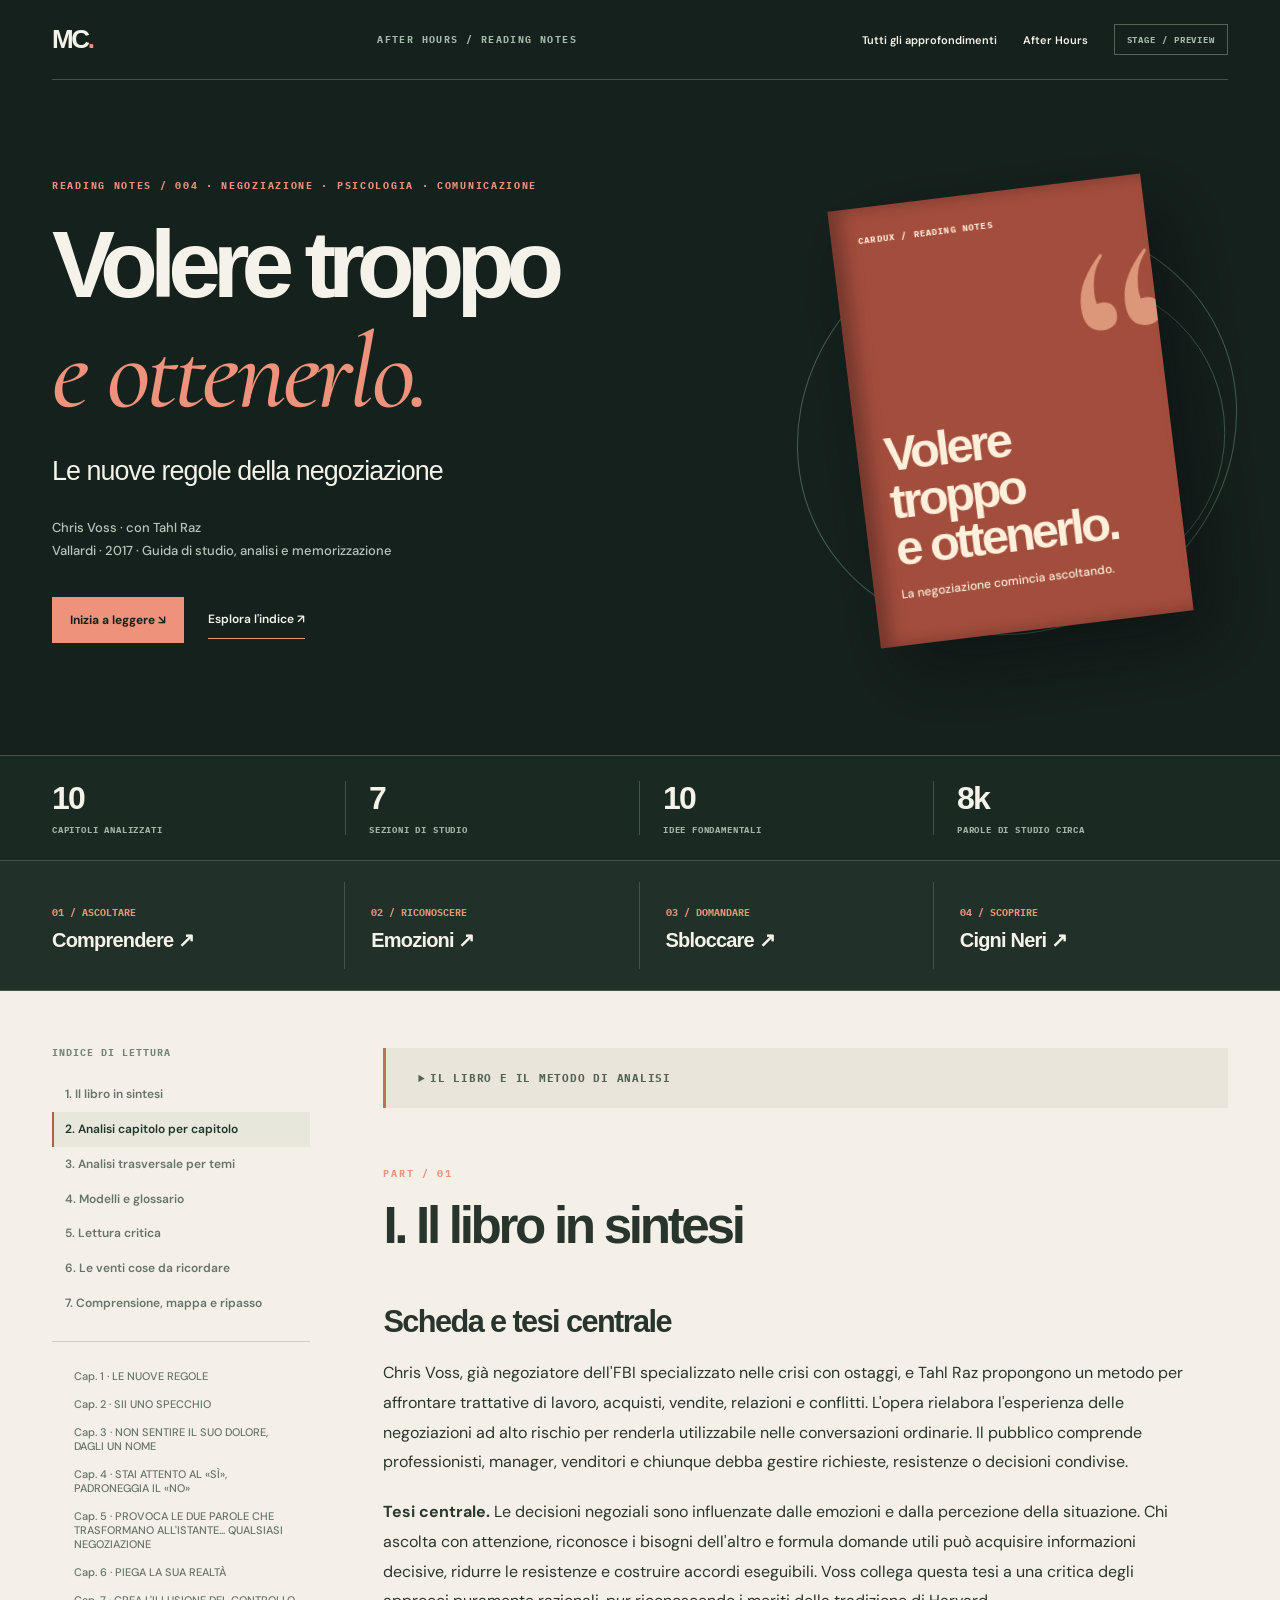
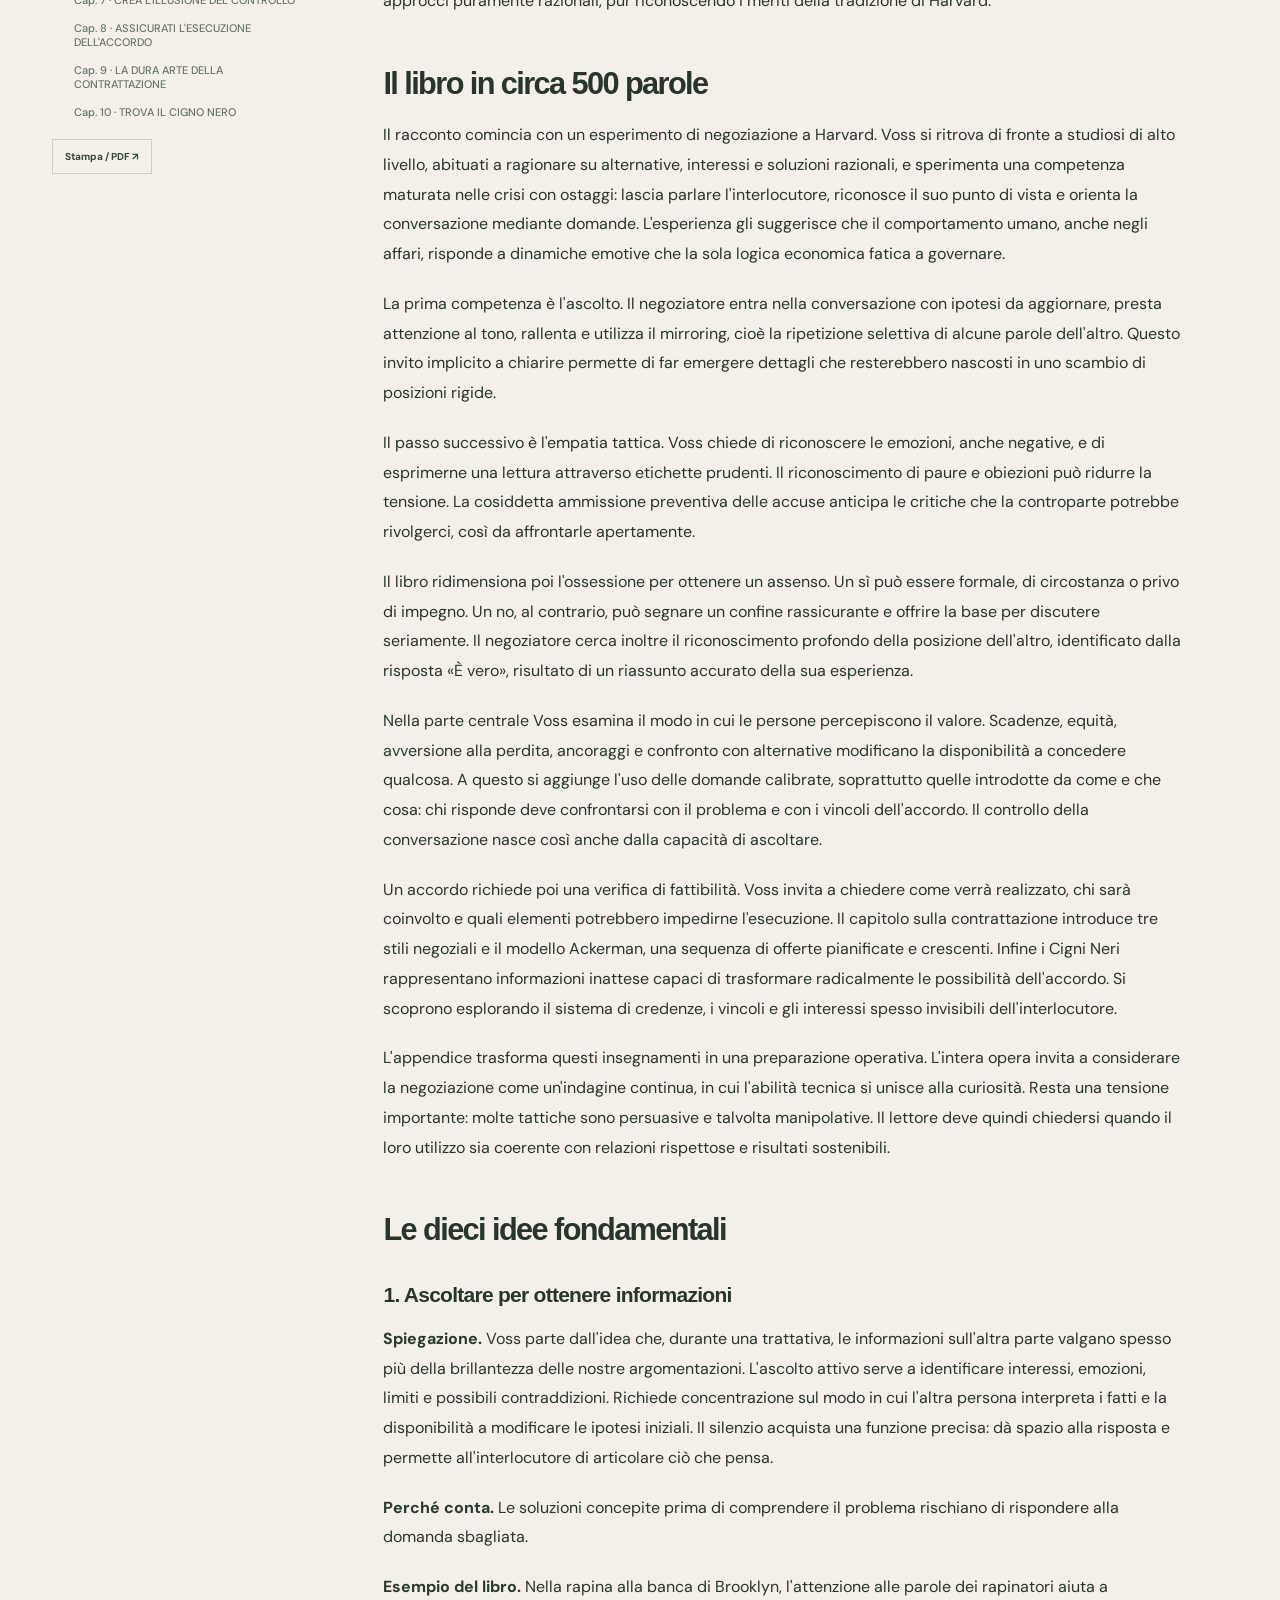
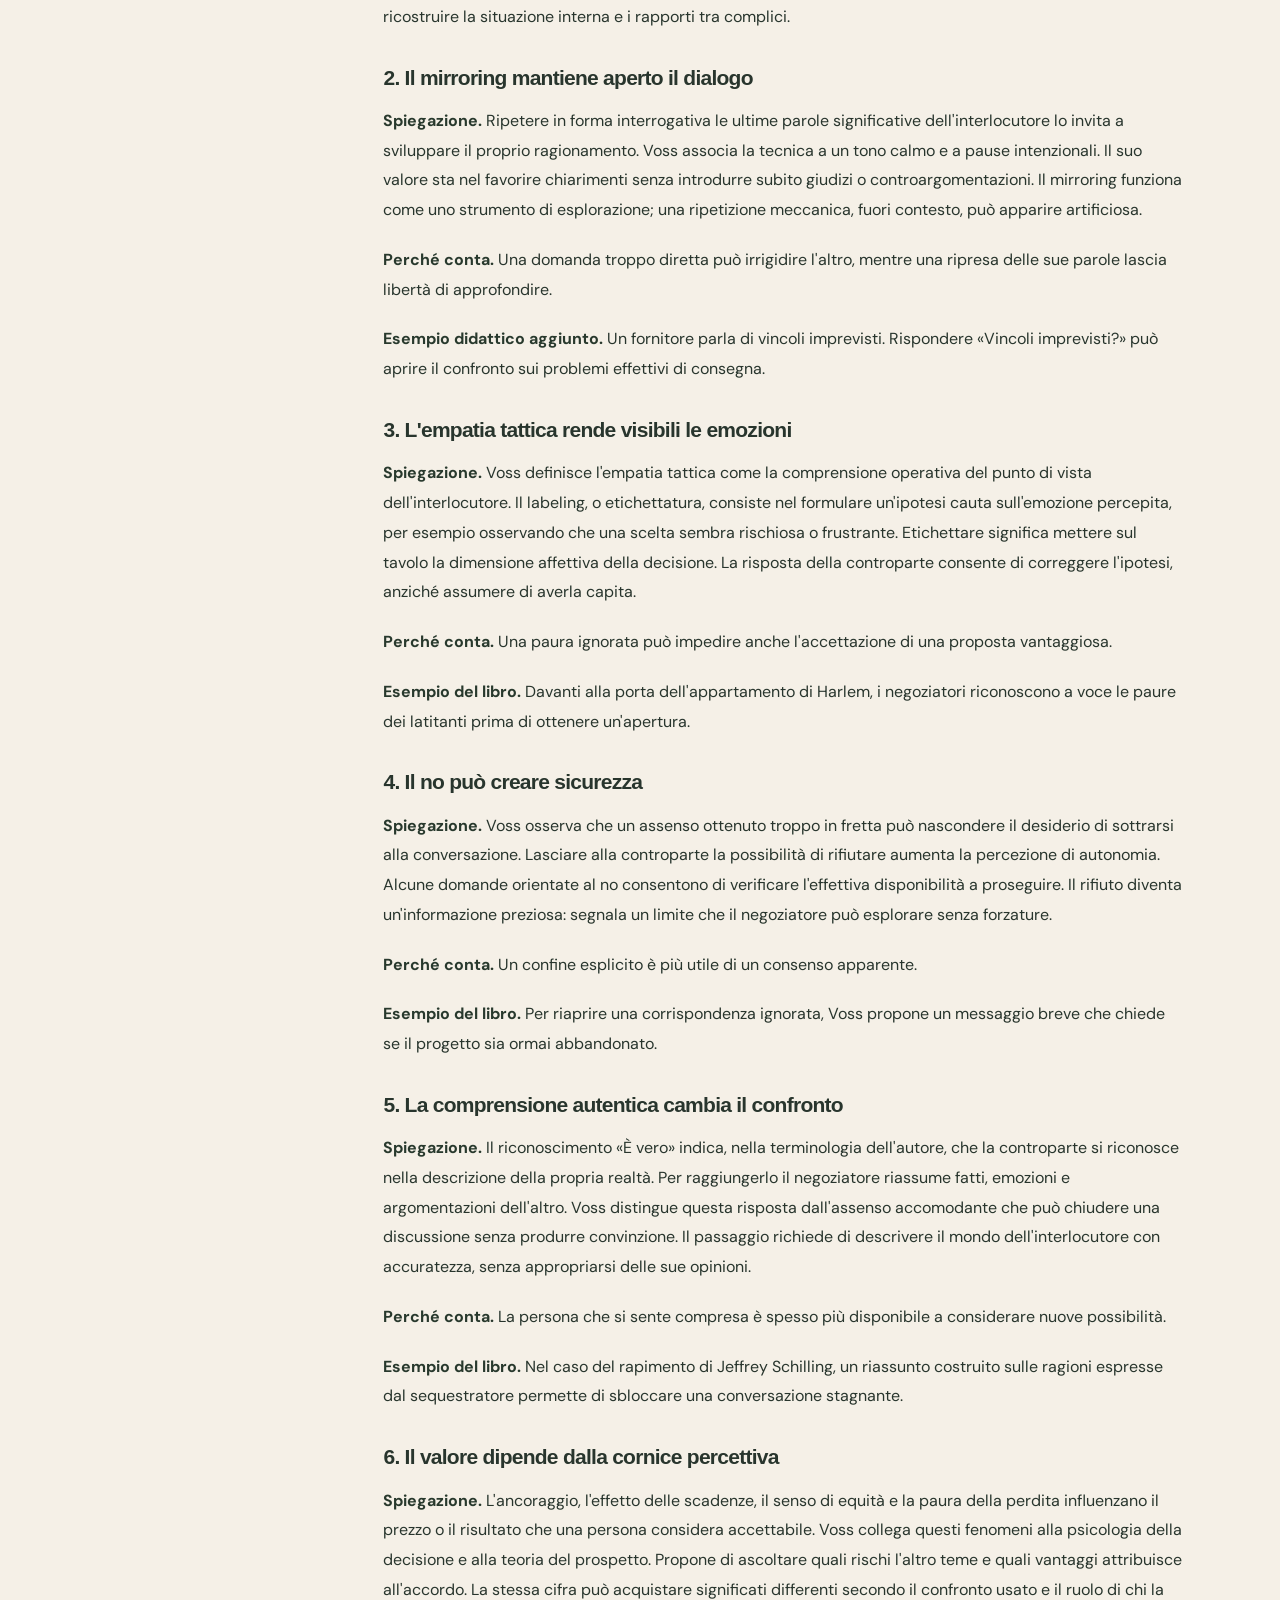
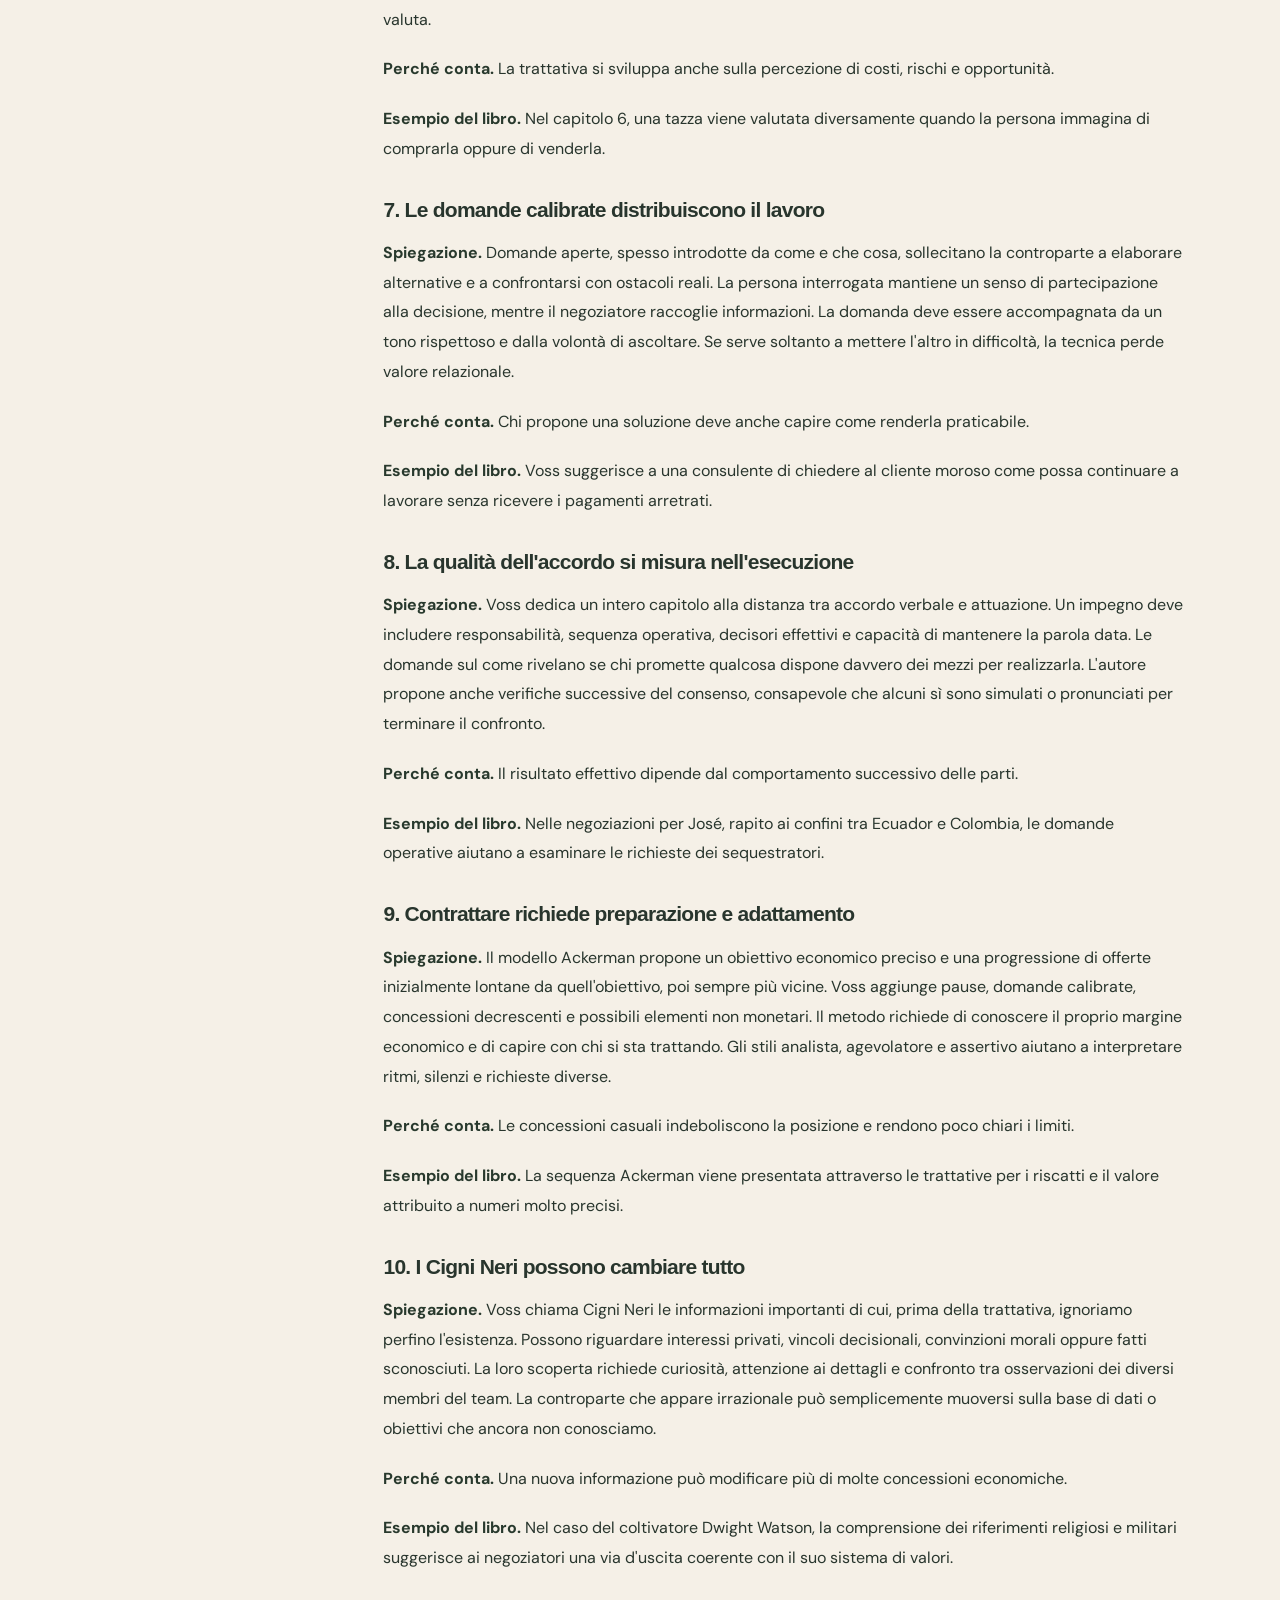
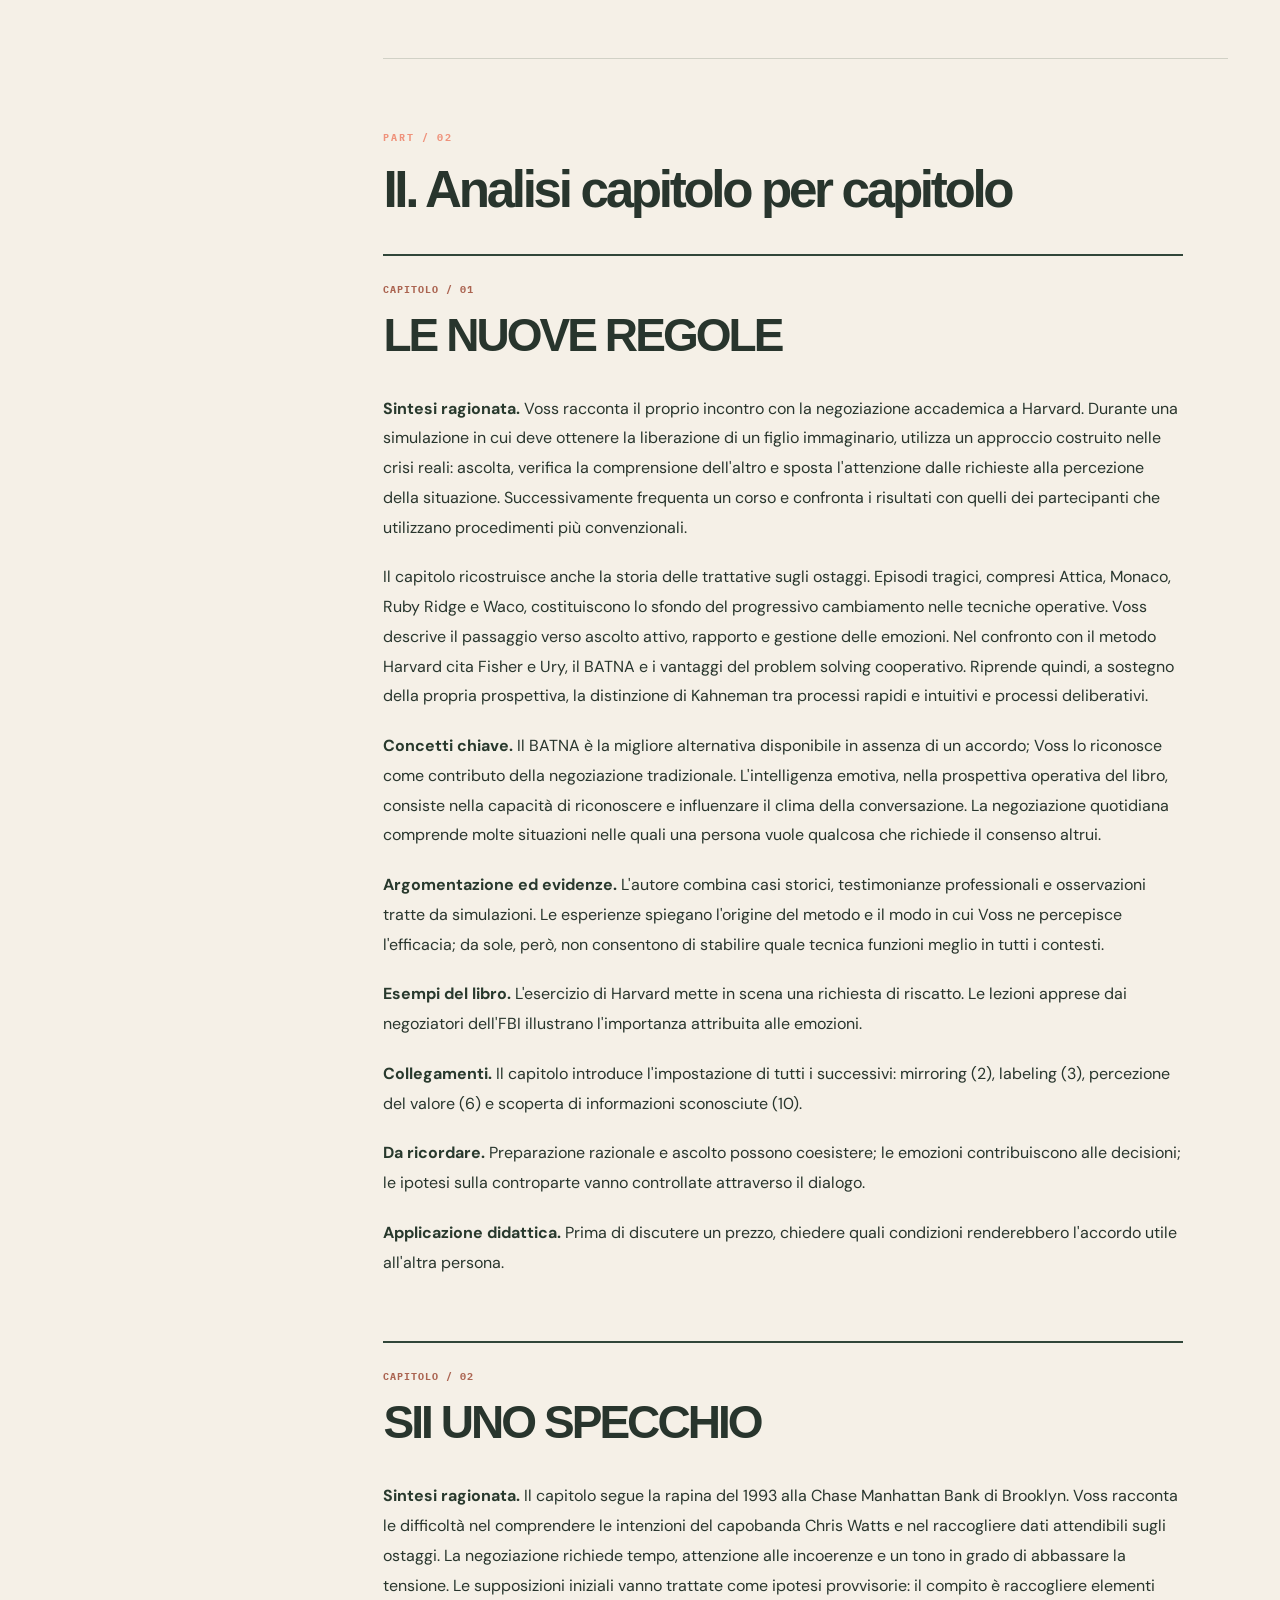
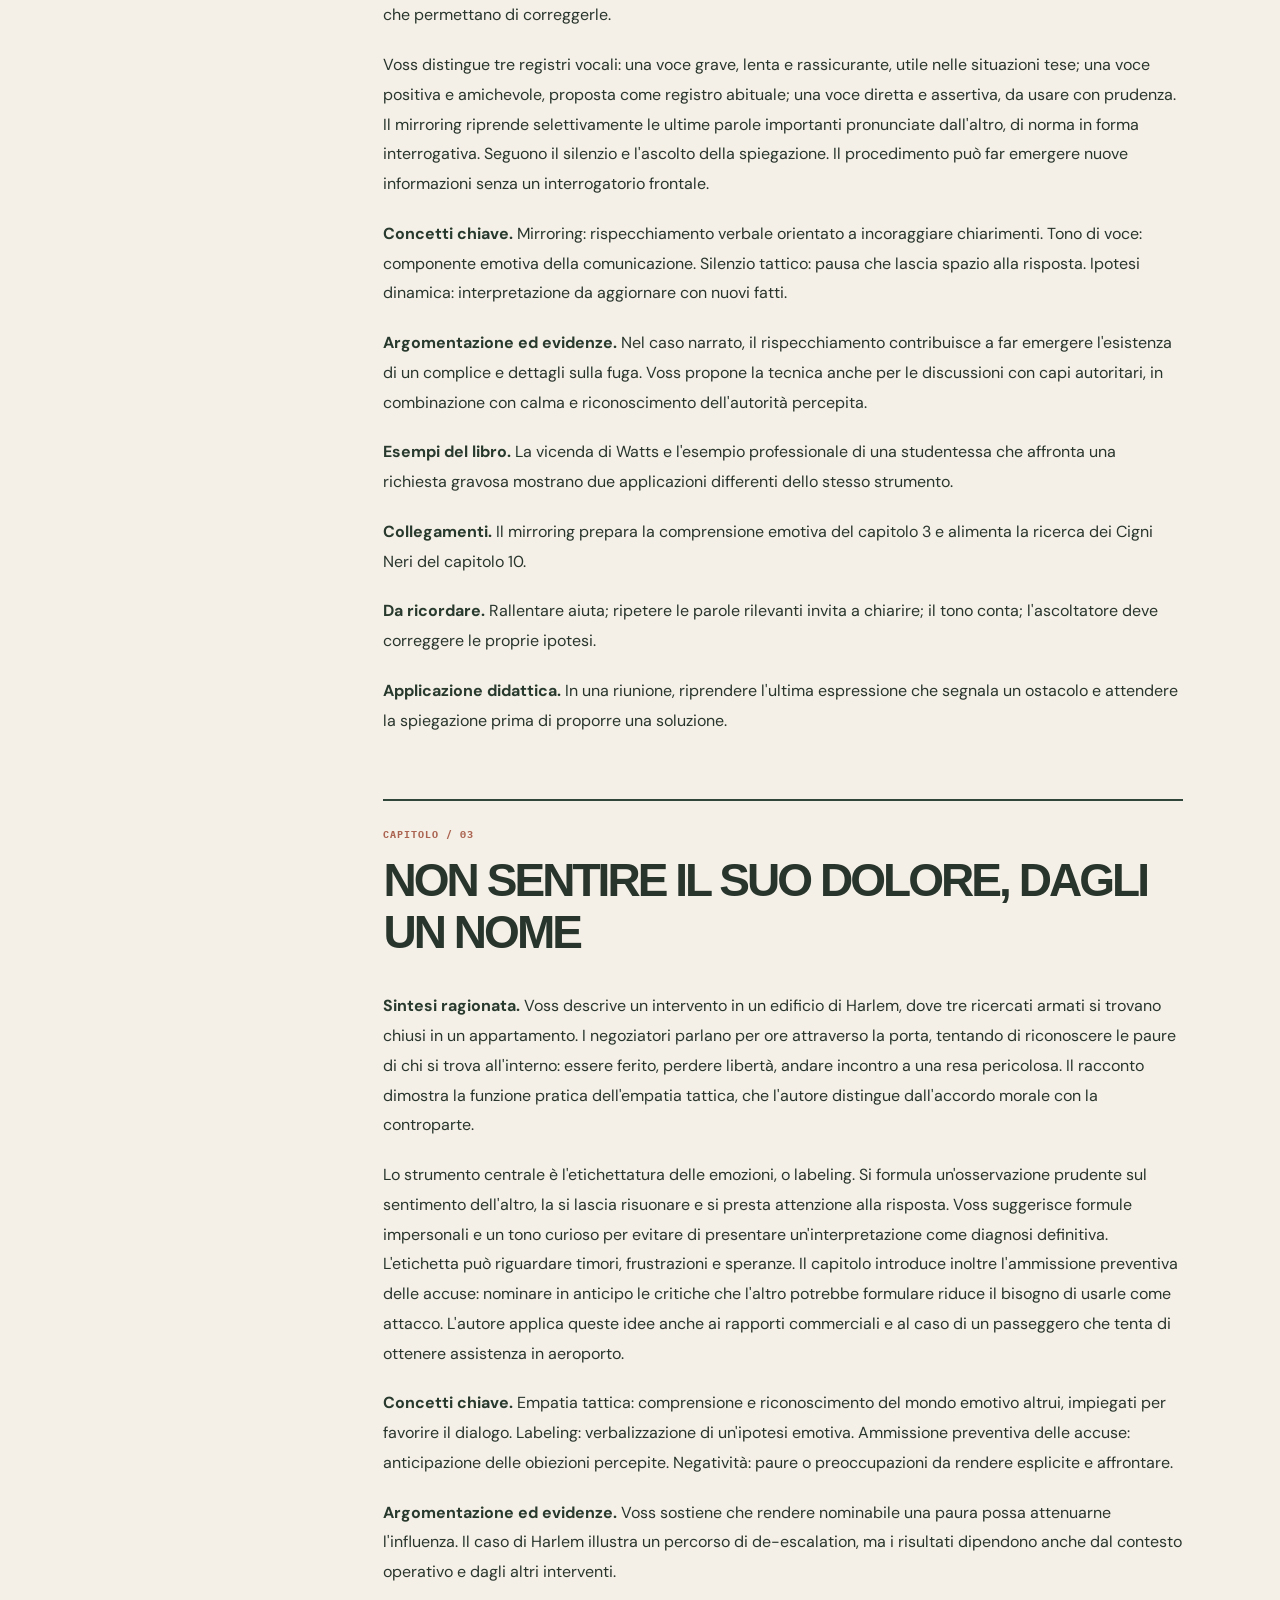
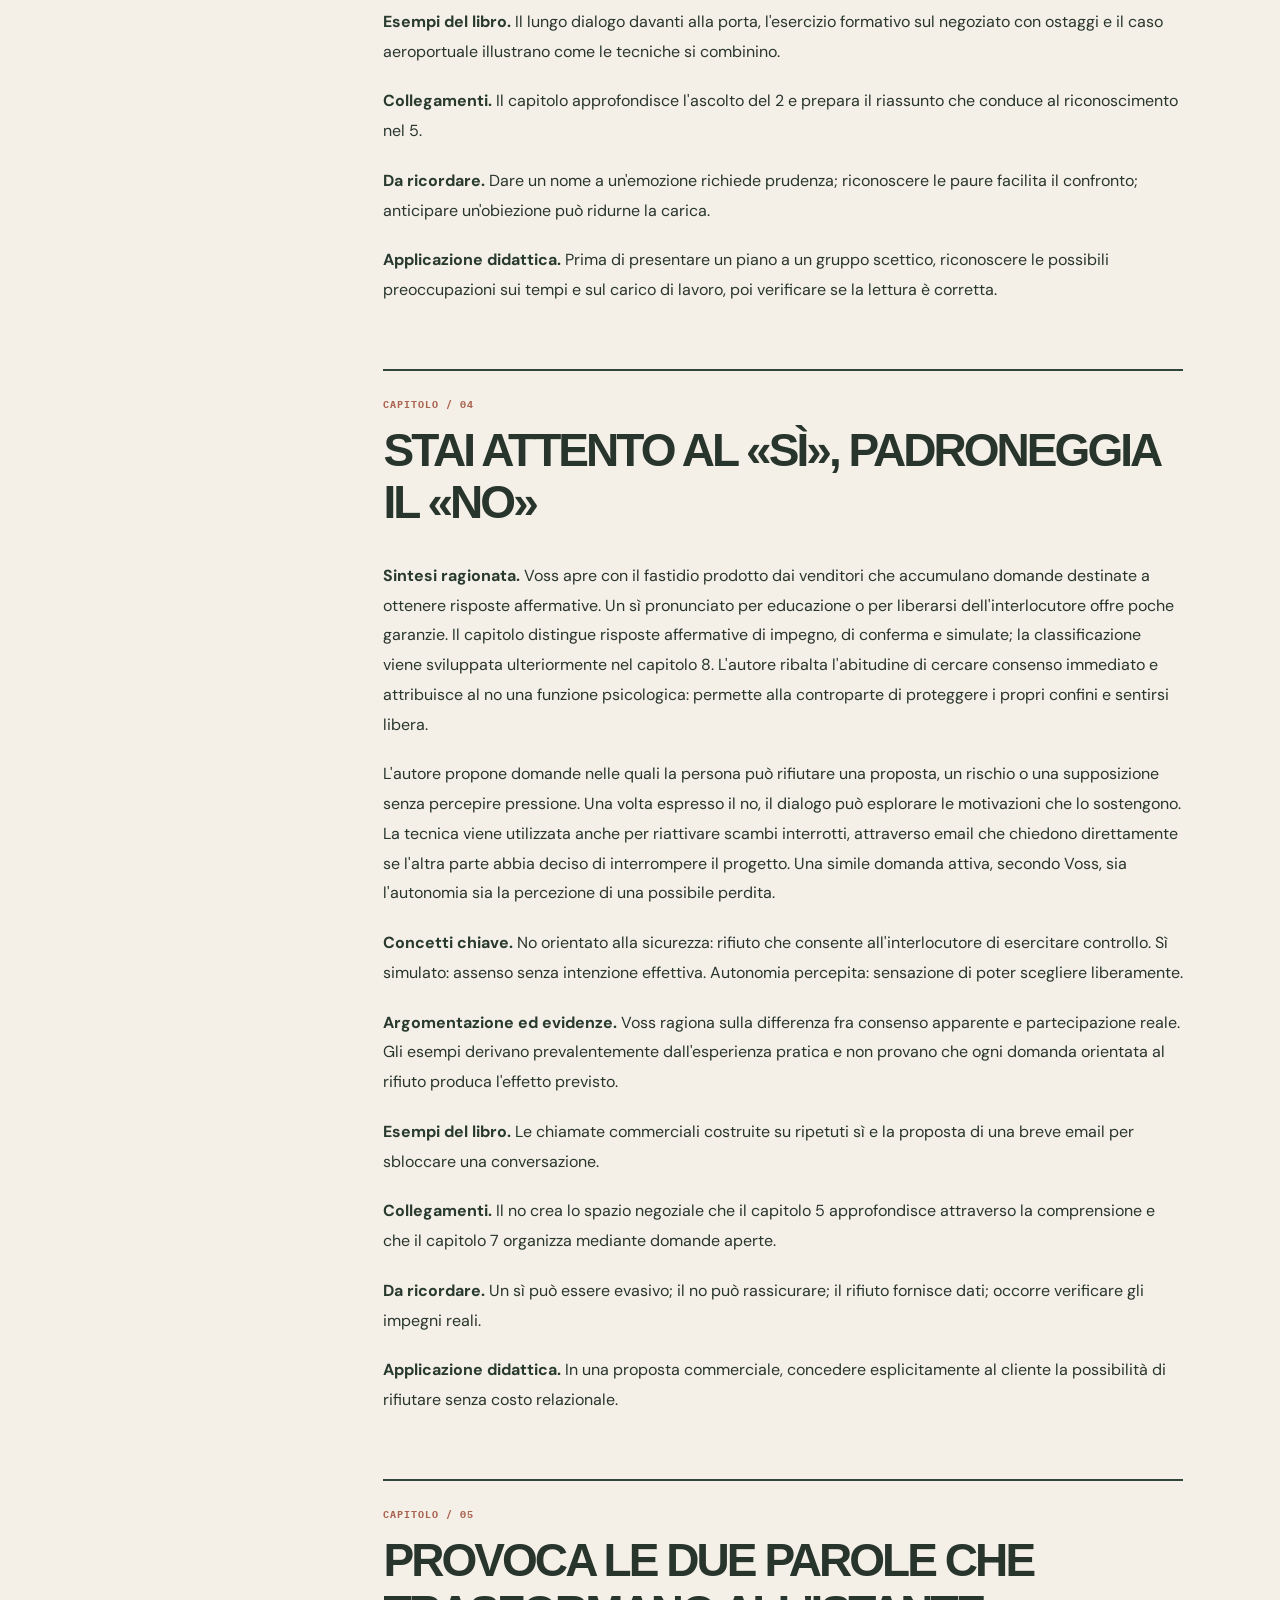
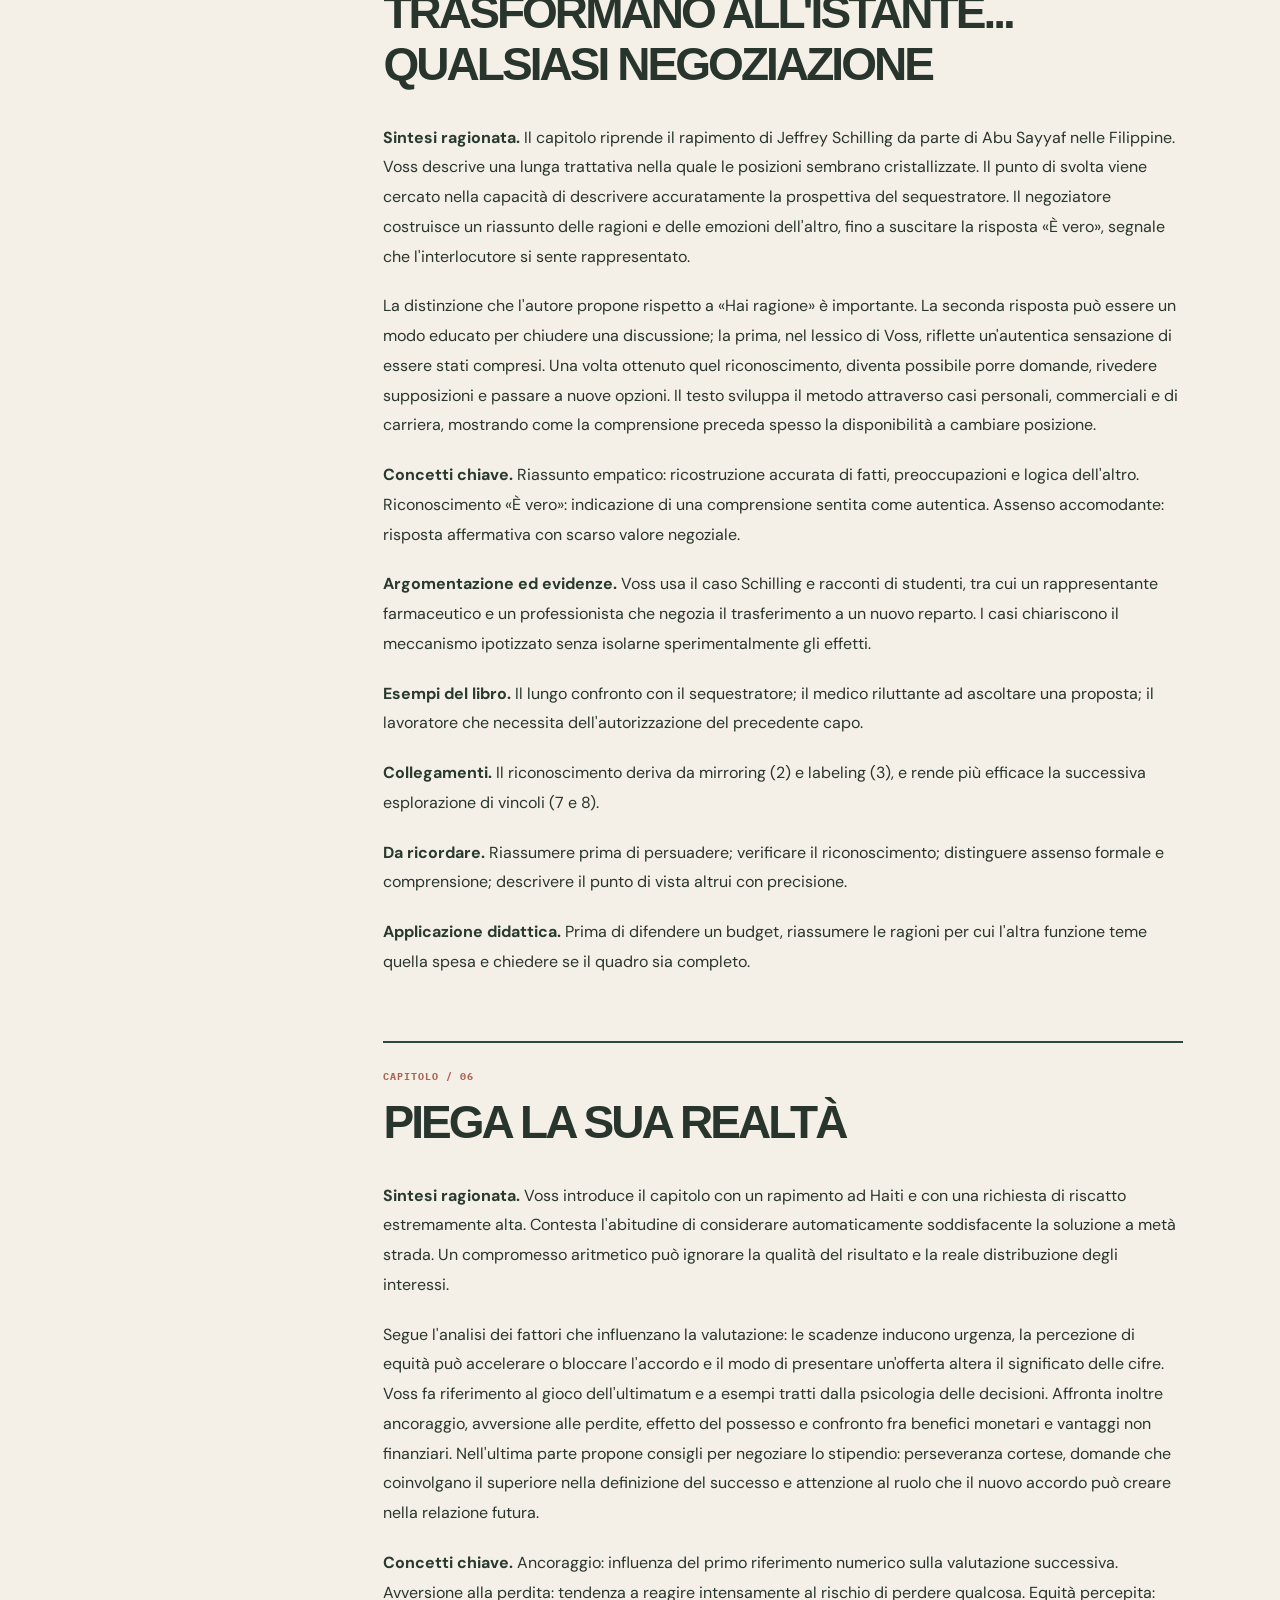
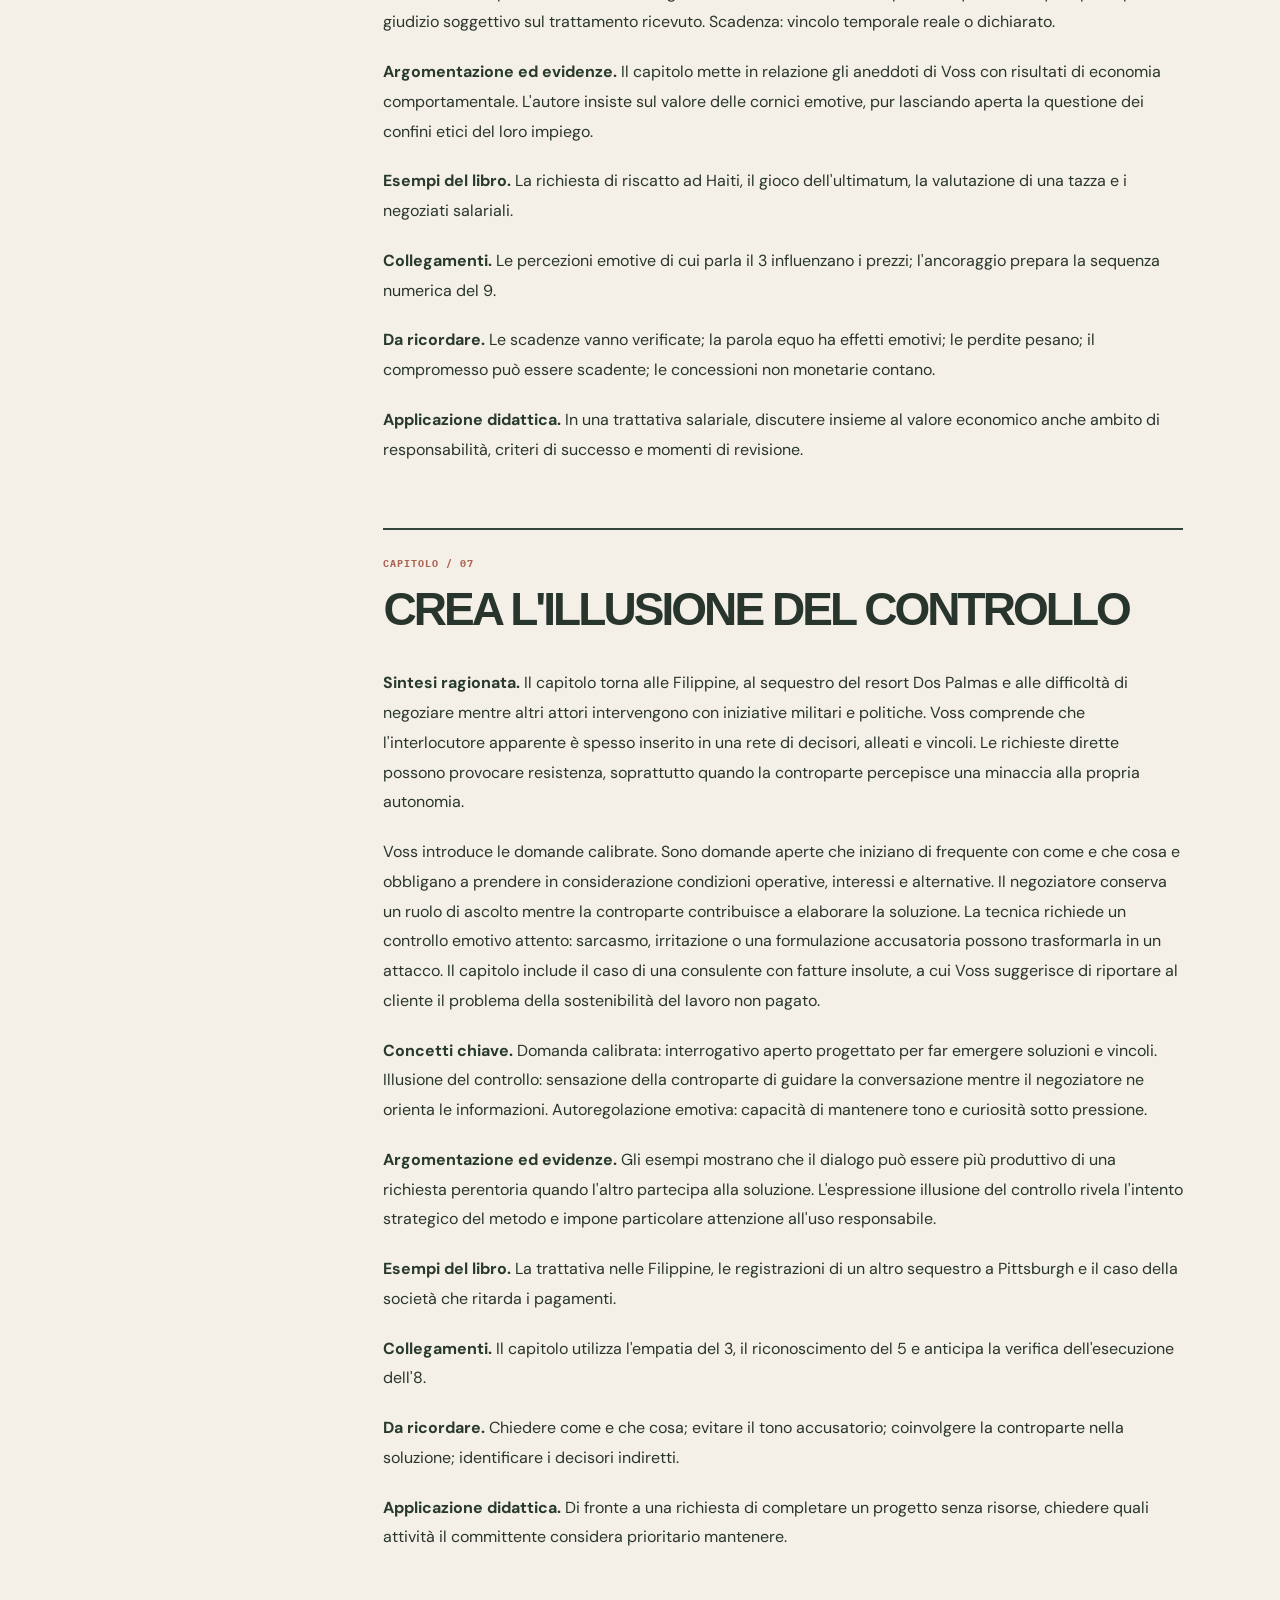
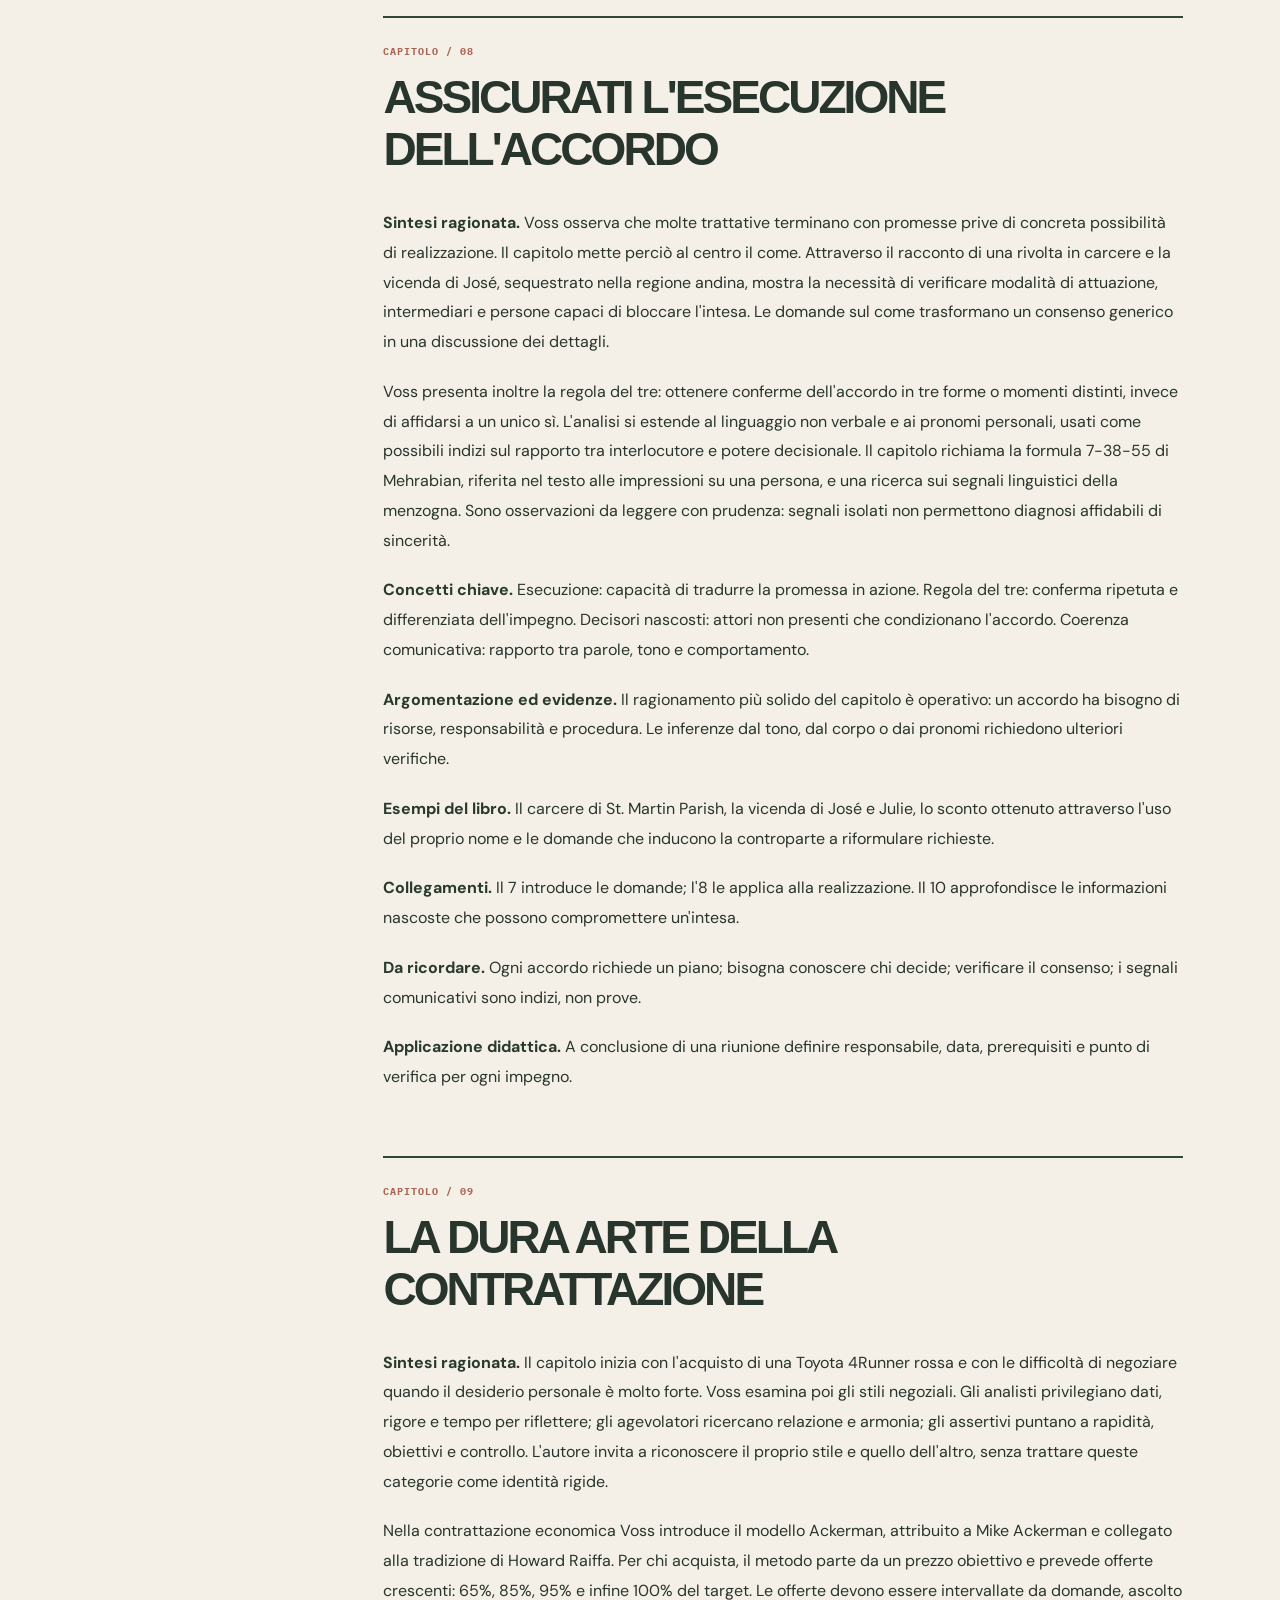
<file: stage/insights/volere-troppo/index.html>
<!doctype html>
<html lang="it">
<head>
<meta name="generator" content="Cardux-Reading-Notes-v1"><meta charset="utf-8"><meta name="viewport" content="width=device-width,initial-scale=1"><meta name="robots" content="noindex,nofollow">
<meta name="description" content="Lezioni dall&#x27;esperienza di negoziazione dell&#x27;FBI: ascolto tattico, empatia, domande calibrate, modello Ackerman e Cigni Neri. Dieci capitoli, appendice, dieci idee fondamentali, lettura critica e ripasso."><meta name="theme-color" content="#15211d"><title>Volere troppo e ottenerlo | Reading Notes · Cardux Books</title>
<link rel="icon" type="image/svg+xml" href="../../../favicon.svg"><link rel="preconnect" href="https://fonts.googleapis.com"><link rel="preconnect" href="https://fonts.gstatic.com" crossorigin>
<link href="https://fonts.googleapis.com/css2?family=Cormorant+Garamond:ital,wght@0,500;0,600;1,500;1,600&family=DM+Sans:wght@400;500;600;700&family=IBM+Plex+Mono:wght@400;500;600;700&display=swap" rel="stylesheet">
<link rel="stylesheet" href="../assets/article.css"><script defer src="../assets/article.js"></script></head><body class="rb-page">
<div id="reading-progress" class="rb-progress" aria-hidden="true"></div>
<header class="rb-nav rb-container"><a class="rb-brand" href="../../">MC<span>.</span></a><span class="rb-wordmark">AFTER HOURS / READING NOTES</span><nav class="rb-links" aria-label="Navigazione"><a href="../">Tutti gli approfondimenti</a><a class="hide-mobile" href="../../">After Hours</a><span class="rb-pill">STAGE / PREVIEW</span></nav></header>
<main><section class="rb-container rb-hero" aria-labelledby="article-title"><div><div class="rb-eyebrow">READING NOTES / 004 · Negoziazione · Psicologia · Comunicazione</div>
<h1 id="article-title">Volere troppo <em>e ottenerlo.</em></h1>
<p class="rb-deck">Le nuove regole della negoziazione</p><p class="rb-byline">Chris Voss · con Tahl Raz<br>Vallardi · 2017 · Guida di studio, analisi e memorizzazione</p>
<div class="rb-hero-actions"><a class="rb-cta" href="#il-libro-in-sintesi">Inizia a leggere ↘</a><a class="rb-quiet" href="#reader-toc">Esplora l'indice ↗</a></div></div>
<div class="rb-cover-wrap" aria-hidden="true"><div class="rb-cover"><small>CARDUX / READING NOTES</small><div class="cover-quotation">“</div><div><h2>Volere troppo<br>e ottenerlo.</h2><p>La negoziazione comincia ascoltando.</p></div></div></div>
</section><section class="rb-meta-band"><div class="rb-container rb-meta-grid"><div class="rb-meta-item"><strong>10</strong><span>CAPITOLI ANALIZZATI</span></div>
<div class="rb-meta-item"><strong>7</strong><span>SEZIONI DI STUDIO</span></div>
<div class="rb-meta-item"><strong>10</strong><span>IDEE FONDAMENTALI</span></div>
<div class="rb-meta-item"><strong>8k</strong><span>PAROLE DI STUDIO CIRCA</span></div></div></section>
<section class="rb-process" aria-label="Modello centrale"><div class="rb-container rb-process-grid"><a href="#capitolo-2"><small>01 / ASCOLTARE</small><strong>Comprendere ↗</strong></a>
<a href="#capitolo-3"><small>02 / RICONOSCERE</small><strong>Emozioni ↗</strong></a>
<a href="#capitolo-7"><small>03 / DOMANDARE</small><strong>Sbloccare ↗</strong></a>
<a href="#capitolo-10"><small>04 / SCOPRIRE</small><strong>Cigni Neri ↗</strong></a></div></section>
<section class="reader-surface"><div class="rb-container reader-layout"><aside class="reader-aside" aria-label="Indice"><h2>INDICE DI LETTURA</h2><nav id="reader-toc" aria-label="Sezioni e capitoli"></nav><div class="toc-tools"><button id="print-note" type="button">Stampa / PDF ↗</button></div></aside>
<div><details class="rb-mobile-toc"><summary>INDICE / VAI A UNA SEZIONE ▾</summary><nav id="mobile-nav" aria-label="Indice mobile"></nav></details>
<article class="reader-article" id="article"><div class="reader-intro"><details><summary>Il libro e il metodo di analisi</summary><div class="reading-prose"><h1>Volere troppo e ottenerlo</h1>
<p><strong>Chris Voss, con Tahl Raz · Vallardi, 2017 · Titolo originale: Never Split the Difference (2016).</strong></p>
<p><strong>Ambito:</strong> negoziazione, psicologia applicata, comunicazione e gestione del conflitto.</p>
<p><strong>Metodo di lettura:</strong> questa guida ricostruisce le argomentazioni dell'opera, distingue i casi narrati dagli autori dagli esempi didattici aggiunti e segnala le principali criticità. I rimandi ai capitoli seguono l'edizione italiana. Le tecniche descritte riflettono la prospettiva di Voss; la valutazione della loro validità generale richiede cautela.</p>
</div></details></div>

<section class="reading-section" id="il-libro-in-sintesi"><header class="chapter-section-header"><span class="kicker">PART / 01</span><h2>I. Il libro in sintesi</h2></header><div class="reading-prose">



<h3 id="scheda-e-tesi-centrale">Scheda e tesi centrale</h3>

<p>Chris Voss, già negoziatore dell'FBI specializzato nelle crisi con ostaggi, e Tahl Raz propongono un metodo per affrontare trattative di lavoro, acquisti, vendite, relazioni e conflitti. L'opera rielabora l'esperienza delle negoziazioni ad alto rischio per renderla utilizzabile nelle conversazioni ordinarie. Il pubblico comprende professionisti, manager, venditori e chiunque debba gestire richieste, resistenze o decisioni condivise.</p>
<p><strong>Tesi centrale.</strong> Le decisioni negoziali sono influenzate dalle emozioni e dalla percezione della situazione. Chi ascolta con attenzione, riconosce i bisogni dell'altro e formula domande utili può acquisire informazioni decisive, ridurre le resistenze e costruire accordi eseguibili. Voss collega questa tesi a una critica degli approcci puramente razionali, pur riconoscendo i meriti della tradizione di Harvard.</p>

<h3 id="il-libro-in-circa-500-parole">Il libro in circa 500 parole</h3>

<p>Il racconto comincia con un esperimento di negoziazione a Harvard. Voss si ritrova di fronte a studiosi di alto livello, abituati a ragionare su alternative, interessi e soluzioni razionali, e sperimenta una competenza maturata nelle crisi con ostaggi: lascia parlare l'interlocutore, riconosce il suo punto di vista e orienta la conversazione mediante domande. L'esperienza gli suggerisce che il comportamento umano, anche negli affari, risponde a dinamiche emotive che la sola logica economica fatica a governare.</p>
<p>La prima competenza è l'ascolto. Il negoziatore entra nella conversazione con ipotesi da aggiornare, presta attenzione al tono, rallenta e utilizza il mirroring, cioè la ripetizione selettiva di alcune parole dell'altro. Questo invito implicito a chiarire permette di far emergere dettagli che resterebbero nascosti in uno scambio di posizioni rigide.</p>
<p>Il passo successivo è l'empatia tattica. Voss chiede di riconoscere le emozioni, anche negative, e di esprimerne una lettura attraverso etichette prudenti. Il riconoscimento di paure e obiezioni può ridurre la tensione. La cosiddetta ammissione preventiva delle accuse anticipa le critiche che la controparte potrebbe rivolgerci, così da affrontarle apertamente.</p>
<p>Il libro ridimensiona poi l'ossessione per ottenere un assenso. Un sì può essere formale, di circostanza o privo di impegno. Un no, al contrario, può segnare un confine rassicurante e offrire la base per discutere seriamente. Il negoziatore cerca inoltre il riconoscimento profondo della posizione dell'altro, identificato dalla risposta «È vero», risultato di un riassunto accurato della sua esperienza.</p>
<p>Nella parte centrale Voss esamina il modo in cui le persone percepiscono il valore. Scadenze, equità, avversione alla perdita, ancoraggi e confronto con alternative modificano la disponibilità a concedere qualcosa. A questo si aggiunge l'uso delle domande calibrate, soprattutto quelle introdotte da come e che cosa: chi risponde deve confrontarsi con il problema e con i vincoli dell'accordo. Il controllo della conversazione nasce così anche dalla capacità di ascoltare.</p>
<p>Un accordo richiede poi una verifica di fattibilità. Voss invita a chiedere come verrà realizzato, chi sarà coinvolto e quali elementi potrebbero impedirne l'esecuzione. Il capitolo sulla contrattazione introduce tre stili negoziali e il modello Ackerman, una sequenza di offerte pianificate e crescenti. Infine i Cigni Neri rappresentano informazioni inattese capaci di trasformare radicalmente le possibilità dell'accordo. Si scoprono esplorando il sistema di credenze, i vincoli e gli interessi spesso invisibili dell'interlocutore.</p>
<p>L'appendice trasforma questi insegnamenti in una preparazione operativa. L'intera opera invita a considerare la negoziazione come un'indagine continua, in cui l'abilità tecnica si unisce alla curiosità. Resta una tensione importante: molte tattiche sono persuasive e talvolta manipolative. Il lettore deve quindi chiedersi quando il loro utilizzo sia coerente con relazioni rispettose e risultati sostenibili.</p>

<h3 id="le-dieci-idee-fondamentali">Le dieci idee fondamentali</h3>


<h4 id="1-ascoltare-per-ottenere-informazioni">1. Ascoltare per ottenere informazioni</h4>

<p><strong>Spiegazione.</strong> Voss parte dall'idea che, durante una trattativa, le informazioni sull'altra parte valgano spesso più della brillantezza delle nostre argomentazioni. L'ascolto attivo serve a identificare interessi, emozioni, limiti e possibili contraddizioni. Richiede concentrazione sul modo in cui l'altra persona interpreta i fatti e la disponibilità a modificare le ipotesi iniziali. Il silenzio acquista una funzione precisa: dà spazio alla risposta e permette all'interlocutore di articolare ciò che pensa.</p>
<p><strong>Perché conta.</strong> Le soluzioni concepite prima di comprendere il problema rischiano di rispondere alla domanda sbagliata.</p>
<p><strong>Esempio del libro.</strong> Nella rapina alla banca di Brooklyn, l'attenzione alle parole dei rapinatori aiuta a ricostruire la situazione interna e i rapporti tra complici.</p>

<h4 id="2-il-mirroring-mantiene-aperto-il-dialogo">2. Il mirroring mantiene aperto il dialogo</h4>

<p><strong>Spiegazione.</strong> Ripetere in forma interrogativa le ultime parole significative dell'interlocutore lo invita a sviluppare il proprio ragionamento. Voss associa la tecnica a un tono calmo e a pause intenzionali. Il suo valore sta nel favorire chiarimenti senza introdurre subito giudizi o controargomentazioni. Il mirroring funziona come uno strumento di esplorazione; una ripetizione meccanica, fuori contesto, può apparire artificiosa.</p>
<p><strong>Perché conta.</strong> Una domanda troppo diretta può irrigidire l'altro, mentre una ripresa delle sue parole lascia libertà di approfondire.</p>
<p><strong>Esempio didattico aggiunto.</strong> Un fornitore parla di vincoli imprevisti. Rispondere «Vincoli imprevisti?» può aprire il confronto sui problemi effettivi di consegna.</p>

<h4 id="3-lempatia-tattica-rende-visibili-le-emozioni">3. L'empatia tattica rende visibili le emozioni</h4>

<p><strong>Spiegazione.</strong> Voss definisce l'empatia tattica come la comprensione operativa del punto di vista dell'interlocutore. Il labeling, o etichettatura, consiste nel formulare un'ipotesi cauta sull'emozione percepita, per esempio osservando che una scelta sembra rischiosa o frustrante. Etichettare significa mettere sul tavolo la dimensione affettiva della decisione. La risposta della controparte consente di correggere l'ipotesi, anziché assumere di averla capita.</p>
<p><strong>Perché conta.</strong> Una paura ignorata può impedire anche l'accettazione di una proposta vantaggiosa.</p>
<p><strong>Esempio del libro.</strong> Davanti alla porta dell'appartamento di Harlem, i negoziatori riconoscono a voce le paure dei latitanti prima di ottenere un'apertura.</p>

<h4 id="4-il-no-puo-creare-sicurezza">4. Il no può creare sicurezza</h4>

<p><strong>Spiegazione.</strong> Voss osserva che un assenso ottenuto troppo in fretta può nascondere il desiderio di sottrarsi alla conversazione. Lasciare alla controparte la possibilità di rifiutare aumenta la percezione di autonomia. Alcune domande orientate al no consentono di verificare l'effettiva disponibilità a proseguire. Il rifiuto diventa un'informazione preziosa: segnala un limite che il negoziatore può esplorare senza forzature.</p>
<p><strong>Perché conta.</strong> Un confine esplicito è più utile di un consenso apparente.</p>
<p><strong>Esempio del libro.</strong> Per riaprire una corrispondenza ignorata, Voss propone un messaggio breve che chiede se il progetto sia ormai abbandonato.</p>

<h4 id="5-la-comprensione-autentica-cambia-il-confronto">5. La comprensione autentica cambia il confronto</h4>

<p><strong>Spiegazione.</strong> Il riconoscimento «È vero» indica, nella terminologia dell'autore, che la controparte si riconosce nella descrizione della propria realtà. Per raggiungerlo il negoziatore riassume fatti, emozioni e argomentazioni dell'altro. Voss distingue questa risposta dall'assenso accomodante che può chiudere una discussione senza produrre convinzione. Il passaggio richiede di descrivere il mondo dell'interlocutore con accuratezza, senza appropriarsi delle sue opinioni.</p>
<p><strong>Perché conta.</strong> La persona che si sente compresa è spesso più disponibile a considerare nuove possibilità.</p>
<p><strong>Esempio del libro.</strong> Nel caso del rapimento di Jeffrey Schilling, un riassunto costruito sulle ragioni espresse dal sequestratore permette di sbloccare una conversazione stagnante.</p>

<h4 id="6-il-valore-dipende-dalla-cornice-percettiva">6. Il valore dipende dalla cornice percettiva</h4>

<p><strong>Spiegazione.</strong> L'ancoraggio, l'effetto delle scadenze, il senso di equità e la paura della perdita influenzano il prezzo o il risultato che una persona considera accettabile. Voss collega questi fenomeni alla psicologia della decisione e alla teoria del prospetto. Propone di ascoltare quali rischi l'altro teme e quali vantaggi attribuisce all'accordo. La stessa cifra può acquistare significati differenti secondo il confronto usato e il ruolo di chi la valuta.</p>
<p><strong>Perché conta.</strong> La trattativa si sviluppa anche sulla percezione di costi, rischi e opportunità.</p>
<p><strong>Esempio del libro.</strong> Nel capitolo 6, una tazza viene valutata diversamente quando la persona immagina di comprarla oppure di venderla.</p>

<h4 id="7-le-domande-calibrate-distribuiscono-il-lavoro">7. Le domande calibrate distribuiscono il lavoro</h4>

<p><strong>Spiegazione.</strong> Domande aperte, spesso introdotte da come e che cosa, sollecitano la controparte a elaborare alternative e a confrontarsi con ostacoli reali. La persona interrogata mantiene un senso di partecipazione alla decisione, mentre il negoziatore raccoglie informazioni. La domanda deve essere accompagnata da un tono rispettoso e dalla volontà di ascoltare. Se serve soltanto a mettere l'altro in difficoltà, la tecnica perde valore relazionale.</p>
<p><strong>Perché conta.</strong> Chi propone una soluzione deve anche capire come renderla praticabile.</p>
<p><strong>Esempio del libro.</strong> Voss suggerisce a una consulente di chiedere al cliente moroso come possa continuare a lavorare senza ricevere i pagamenti arretrati.</p>

<h4 id="8-la-qualita-dellaccordo-si-misura-nellesecuzione">8. La qualità dell'accordo si misura nell'esecuzione</h4>

<p><strong>Spiegazione.</strong> Voss dedica un intero capitolo alla distanza tra accordo verbale e attuazione. Un impegno deve includere responsabilità, sequenza operativa, decisori effettivi e capacità di mantenere la parola data. Le domande sul come rivelano se chi promette qualcosa dispone davvero dei mezzi per realizzarla. L'autore propone anche verifiche successive del consenso, consapevole che alcuni sì sono simulati o pronunciati per terminare il confronto.</p>
<p><strong>Perché conta.</strong> Il risultato effettivo dipende dal comportamento successivo delle parti.</p>
<p><strong>Esempio del libro.</strong> Nelle negoziazioni per José, rapito ai confini tra Ecuador e Colombia, le domande operative aiutano a esaminare le richieste dei sequestratori.</p>

<h4 id="9-contrattare-richiede-preparazione-e-adattamento">9. Contrattare richiede preparazione e adattamento</h4>

<p><strong>Spiegazione.</strong> Il modello Ackerman propone un obiettivo economico preciso e una progressione di offerte inizialmente lontane da quell'obiettivo, poi sempre più vicine. Voss aggiunge pause, domande calibrate, concessioni decrescenti e possibili elementi non monetari. Il metodo richiede di conoscere il proprio margine economico e di capire con chi si sta trattando. Gli stili analista, agevolatore e assertivo aiutano a interpretare ritmi, silenzi e richieste diverse.</p>
<p><strong>Perché conta.</strong> Le concessioni casuali indeboliscono la posizione e rendono poco chiari i limiti.</p>
<p><strong>Esempio del libro.</strong> La sequenza Ackerman viene presentata attraverso le trattative per i riscatti e il valore attribuito a numeri molto precisi.</p>

<h4 id="10-i-cigni-neri-possono-cambiare-tutto">10. I Cigni Neri possono cambiare tutto</h4>

<p><strong>Spiegazione.</strong> Voss chiama Cigni Neri le informazioni importanti di cui, prima della trattativa, ignoriamo perfino l'esistenza. Possono riguardare interessi privati, vincoli decisionali, convinzioni morali oppure fatti sconosciuti. La loro scoperta richiede curiosità, attenzione ai dettagli e confronto tra osservazioni dei diversi membri del team. La controparte che appare irrazionale può semplicemente muoversi sulla base di dati o obiettivi che ancora non conosciamo.</p>
<p><strong>Perché conta.</strong> Una nuova informazione può modificare più di molte concessioni economiche.</p>
<p><strong>Esempio del libro.</strong> Nel caso del coltivatore Dwight Watson, la comprensione dei riferimenti religiosi e militari suggerisce ai negoziatori una via d'uscita coerente con il suo sistema di valori.</p>

</div></section>

<section class="reading-section" id="analisi-capitolo-per-capitolo"><header class="chapter-section-header"><span class="kicker">PART / 02</span><h2>II. Analisi capitolo per capitolo</h2></header><div class="reading-prose">



<div class="chapter-break" id="capitolo-1"><div class="chapter-index">CAPITOLO / 01</div><h3>LE NUOVE REGOLE</h3></div>

<p><strong>Sintesi ragionata.</strong> Voss racconta il proprio incontro con la negoziazione accademica a Harvard. Durante una simulazione in cui deve ottenere la liberazione di un figlio immaginario, utilizza un approccio costruito nelle crisi reali: ascolta, verifica la comprensione dell'altro e sposta l'attenzione dalle richieste alla percezione della situazione. Successivamente frequenta un corso e confronta i risultati con quelli dei partecipanti che utilizzano procedimenti più convenzionali.</p>
<p>Il capitolo ricostruisce anche la storia delle trattative sugli ostaggi. Episodi tragici, compresi Attica, Monaco, Ruby Ridge e Waco, costituiscono lo sfondo del progressivo cambiamento nelle tecniche operative. Voss descrive il passaggio verso ascolto attivo, rapporto e gestione delle emozioni. Nel confronto con il metodo Harvard cita Fisher e Ury, il BATNA e i vantaggi del problem solving cooperativo. Riprende quindi, a sostegno della propria prospettiva, la distinzione di Kahneman tra processi rapidi e intuitivi e processi deliberativi.</p>
<p><strong>Concetti chiave.</strong> Il BATNA è la migliore alternativa disponibile in assenza di un accordo; Voss lo riconosce come contributo della negoziazione tradizionale. L'intelligenza emotiva, nella prospettiva operativa del libro, consiste nella capacità di riconoscere e influenzare il clima della conversazione. La negoziazione quotidiana comprende molte situazioni nelle quali una persona vuole qualcosa che richiede il consenso altrui.</p>
<p><strong>Argomentazione ed evidenze.</strong> L'autore combina casi storici, testimonianze professionali e osservazioni tratte da simulazioni. Le esperienze spiegano l'origine del metodo e il modo in cui Voss ne percepisce l'efficacia; da sole, però, non consentono di stabilire quale tecnica funzioni meglio in tutti i contesti.</p>
<p><strong>Esempi del libro.</strong> L'esercizio di Harvard mette in scena una richiesta di riscatto. Le lezioni apprese dai negoziatori dell'FBI illustrano l'importanza attribuita alle emozioni.</p>
<p><strong>Collegamenti.</strong> Il capitolo introduce l'impostazione di tutti i successivi: mirroring (2), labeling (3), percezione del valore (6) e scoperta di informazioni sconosciute (10).</p>
<p><strong>Da ricordare.</strong> Preparazione razionale e ascolto possono coesistere; le emozioni contribuiscono alle decisioni; le ipotesi sulla controparte vanno controllate attraverso il dialogo.</p>
<p><strong>Applicazione didattica.</strong> Prima di discutere un prezzo, chiedere quali condizioni renderebbero l'accordo utile all'altra persona.</p>

<div class="chapter-break" id="capitolo-2"><div class="chapter-index">CAPITOLO / 02</div><h3>SII UNO SPECCHIO</h3></div>

<p><strong>Sintesi ragionata.</strong> Il capitolo segue la rapina del 1993 alla Chase Manhattan Bank di Brooklyn. Voss racconta le difficoltà nel comprendere le intenzioni del capobanda Chris Watts e nel raccogliere dati attendibili sugli ostaggi. La negoziazione richiede tempo, attenzione alle incoerenze e un tono in grado di abbassare la tensione. Le supposizioni iniziali vanno trattate come ipotesi provvisorie: il compito è raccogliere elementi che permettano di correggerle.</p>
<p>Voss distingue tre registri vocali: una voce grave, lenta e rassicurante, utile nelle situazioni tese; una voce positiva e amichevole, proposta come registro abituale; una voce diretta e assertiva, da usare con prudenza. Il mirroring riprende selettivamente le ultime parole importanti pronunciate dall'altro, di norma in forma interrogativa. Seguono il silenzio e l'ascolto della spiegazione. Il procedimento può far emergere nuove informazioni senza un interrogatorio frontale.</p>
<p><strong>Concetti chiave.</strong> Mirroring: rispecchiamento verbale orientato a incoraggiare chiarimenti. Tono di voce: componente emotiva della comunicazione. Silenzio tattico: pausa che lascia spazio alla risposta. Ipotesi dinamica: interpretazione da aggiornare con nuovi fatti.</p>
<p><strong>Argomentazione ed evidenze.</strong> Nel caso narrato, il rispecchiamento contribuisce a far emergere l'esistenza di un complice e dettagli sulla fuga. Voss propone la tecnica anche per le discussioni con capi autoritari, in combinazione con calma e riconoscimento dell'autorità percepita.</p>
<p><strong>Esempi del libro.</strong> La vicenda di Watts e l'esempio professionale di una studentessa che affronta una richiesta gravosa mostrano due applicazioni differenti dello stesso strumento.</p>
<p><strong>Collegamenti.</strong> Il mirroring prepara la comprensione emotiva del capitolo 3 e alimenta la ricerca dei Cigni Neri del capitolo 10.</p>
<p><strong>Da ricordare.</strong> Rallentare aiuta; ripetere le parole rilevanti invita a chiarire; il tono conta; l'ascoltatore deve correggere le proprie ipotesi.</p>
<p><strong>Applicazione didattica.</strong> In una riunione, riprendere l'ultima espressione che segnala un ostacolo e attendere la spiegazione prima di proporre una soluzione.</p>

<div class="chapter-break" id="capitolo-3"><div class="chapter-index">CAPITOLO / 03</div><h3>NON SENTIRE IL SUO DOLORE, DAGLI UN NOME</h3></div>

<p><strong>Sintesi ragionata.</strong> Voss descrive un intervento in un edificio di Harlem, dove tre ricercati armati si trovano chiusi in un appartamento. I negoziatori parlano per ore attraverso la porta, tentando di riconoscere le paure di chi si trova all'interno: essere ferito, perdere libertà, andare incontro a una resa pericolosa. Il racconto dimostra la funzione pratica dell'empatia tattica, che l'autore distingue dall'accordo morale con la controparte.</p>
<p>Lo strumento centrale è l'etichettatura delle emozioni, o labeling. Si formula un'osservazione prudente sul sentimento dell'altro, la si lascia risuonare e si presta attenzione alla risposta. Voss suggerisce formule impersonali e un tono curioso per evitare di presentare un'interpretazione come diagnosi definitiva. L'etichetta può riguardare timori, frustrazioni e speranze. Il capitolo introduce inoltre l'ammissione preventiva delle accuse: nominare in anticipo le critiche che l'altro potrebbe formulare riduce il bisogno di usarle come attacco. L'autore applica queste idee anche ai rapporti commerciali e al caso di un passeggero che tenta di ottenere assistenza in aeroporto.</p>
<p><strong>Concetti chiave.</strong> Empatia tattica: comprensione e riconoscimento del mondo emotivo altrui, impiegati per favorire il dialogo. Labeling: verbalizzazione di un'ipotesi emotiva. Ammissione preventiva delle accuse: anticipazione delle obiezioni percepite. Negatività: paure o preoccupazioni da rendere esplicite e affrontare.</p>
<p><strong>Argomentazione ed evidenze.</strong> Voss sostiene che rendere nominabile una paura possa attenuarne l'influenza. Il caso di Harlem illustra un percorso di de-escalation, ma i risultati dipendono anche dal contesto operativo e dagli altri interventi.</p>
<p><strong>Esempi del libro.</strong> Il lungo dialogo davanti alla porta, l'esercizio formativo sul negoziato con ostaggi e il caso aeroportuale illustrano come le tecniche si combinino.</p>
<p><strong>Collegamenti.</strong> Il capitolo approfondisce l'ascolto del 2 e prepara il riassunto che conduce al riconoscimento nel 5.</p>
<p><strong>Da ricordare.</strong> Dare un nome a un'emozione richiede prudenza; riconoscere le paure facilita il confronto; anticipare un'obiezione può ridurne la carica.</p>
<p><strong>Applicazione didattica.</strong> Prima di presentare un piano a un gruppo scettico, riconoscere le possibili preoccupazioni sui tempi e sul carico di lavoro, poi verificare se la lettura è corretta.</p>

<div class="chapter-break" id="capitolo-4"><div class="chapter-index">CAPITOLO / 04</div><h3>STAI ATTENTO AL «SÌ», PADRONEGGIA IL «NO»</h3></div>

<p><strong>Sintesi ragionata.</strong> Voss apre con il fastidio prodotto dai venditori che accumulano domande destinate a ottenere risposte affermative. Un sì pronunciato per educazione o per liberarsi dell'interlocutore offre poche garanzie. Il capitolo distingue risposte affermative di impegno, di conferma e simulate; la classificazione viene sviluppata ulteriormente nel capitolo 8. L'autore ribalta l'abitudine di cercare consenso immediato e attribuisce al no una funzione psicologica: permette alla controparte di proteggere i propri confini e sentirsi libera.</p>
<p>L'autore propone domande nelle quali la persona può rifiutare una proposta, un rischio o una supposizione senza percepire pressione. Una volta espresso il no, il dialogo può esplorare le motivazioni che lo sostengono. La tecnica viene utilizzata anche per riattivare scambi interrotti, attraverso email che chiedono direttamente se l'altra parte abbia deciso di interrompere il progetto. Una simile domanda attiva, secondo Voss, sia l'autonomia sia la percezione di una possibile perdita.</p>
<p><strong>Concetti chiave.</strong> No orientato alla sicurezza: rifiuto che consente all'interlocutore di esercitare controllo. Sì simulato: assenso senza intenzione effettiva. Autonomia percepita: sensazione di poter scegliere liberamente.</p>
<p><strong>Argomentazione ed evidenze.</strong> Voss ragiona sulla differenza fra consenso apparente e partecipazione reale. Gli esempi derivano prevalentemente dall'esperienza pratica e non provano che ogni domanda orientata al rifiuto produca l'effetto previsto.</p>
<p><strong>Esempi del libro.</strong> Le chiamate commerciali costruite su ripetuti sì e la proposta di una breve email per sbloccare una conversazione.</p>
<p><strong>Collegamenti.</strong> Il no crea lo spazio negoziale che il capitolo 5 approfondisce attraverso la comprensione e che il capitolo 7 organizza mediante domande aperte.</p>
<p><strong>Da ricordare.</strong> Un sì può essere evasivo; il no può rassicurare; il rifiuto fornisce dati; occorre verificare gli impegni reali.</p>
<p><strong>Applicazione didattica.</strong> In una proposta commerciale, concedere esplicitamente al cliente la possibilità di rifiutare senza costo relazionale.</p>

<div class="chapter-break" id="capitolo-5"><div class="chapter-index">CAPITOLO / 05</div><h3>PROVOCA LE DUE PAROLE CHE TRASFORMANO ALL&#x27;ISTANTE... QUALSIASI NEGOZIAZIONE</h3></div>

<p><strong>Sintesi ragionata.</strong> Il capitolo riprende il rapimento di Jeffrey Schilling da parte di Abu Sayyaf nelle Filippine. Voss descrive una lunga trattativa nella quale le posizioni sembrano cristallizzate. Il punto di svolta viene cercato nella capacità di descrivere accuratamente la prospettiva del sequestratore. Il negoziatore costruisce un riassunto delle ragioni e delle emozioni dell'altro, fino a suscitare la risposta «È vero», segnale che l'interlocutore si sente rappresentato.</p>
<p>La distinzione che l'autore propone rispetto a «Hai ragione» è importante. La seconda risposta può essere un modo educato per chiudere una discussione; la prima, nel lessico di Voss, riflette un'autentica sensazione di essere stati compresi. Una volta ottenuto quel riconoscimento, diventa possibile porre domande, rivedere supposizioni e passare a nuove opzioni. Il testo sviluppa il metodo attraverso casi personali, commerciali e di carriera, mostrando come la comprensione preceda spesso la disponibilità a cambiare posizione.</p>
<p><strong>Concetti chiave.</strong> Riassunto empatico: ricostruzione accurata di fatti, preoccupazioni e logica dell'altro. Riconoscimento «È vero»: indicazione di una comprensione sentita come autentica. Assenso accomodante: risposta affermativa con scarso valore negoziale.</p>
<p><strong>Argomentazione ed evidenze.</strong> Voss usa il caso Schilling e racconti di studenti, tra cui un rappresentante farmaceutico e un professionista che negozia il trasferimento a un nuovo reparto. I casi chiariscono il meccanismo ipotizzato senza isolarne sperimentalmente gli effetti.</p>
<p><strong>Esempi del libro.</strong> Il lungo confronto con il sequestratore; il medico riluttante ad ascoltare una proposta; il lavoratore che necessita dell'autorizzazione del precedente capo.</p>
<p><strong>Collegamenti.</strong> Il riconoscimento deriva da mirroring (2) e labeling (3), e rende più efficace la successiva esplorazione di vincoli (7 e 8).</p>
<p><strong>Da ricordare.</strong> Riassumere prima di persuadere; verificare il riconoscimento; distinguere assenso formale e comprensione; descrivere il punto di vista altrui con precisione.</p>
<p><strong>Applicazione didattica.</strong> Prima di difendere un budget, riassumere le ragioni per cui l'altra funzione teme quella spesa e chiedere se il quadro sia completo.</p>

<div class="chapter-break" id="capitolo-6"><div class="chapter-index">CAPITOLO / 06</div><h3>PIEGA LA SUA REALTÀ</h3></div>

<p><strong>Sintesi ragionata.</strong> Voss introduce il capitolo con un rapimento ad Haiti e con una richiesta di riscatto estremamente alta. Contesta l'abitudine di considerare automaticamente soddisfacente la soluzione a metà strada. Un compromesso aritmetico può ignorare la qualità del risultato e la reale distribuzione degli interessi.</p>
<p>Segue l'analisi dei fattori che influenzano la valutazione: le scadenze inducono urgenza, la percezione di equità può accelerare o bloccare l'accordo e il modo di presentare un'offerta altera il significato delle cifre. Voss fa riferimento al gioco dell'ultimatum e a esempi tratti dalla psicologia delle decisioni. Affronta inoltre ancoraggio, avversione alle perdite, effetto del possesso e confronto fra benefici monetari e vantaggi non finanziari. Nell'ultima parte propone consigli per negoziare lo stipendio: perseveranza cortese, domande che coinvolgano il superiore nella definizione del successo e attenzione al ruolo che il nuovo accordo può creare nella relazione futura.</p>
<p><strong>Concetti chiave.</strong> Ancoraggio: influenza del primo riferimento numerico sulla valutazione successiva. Avversione alla perdita: tendenza a reagire intensamente al rischio di perdere qualcosa. Equità percepita: giudizio soggettivo sul trattamento ricevuto. Scadenza: vincolo temporale reale o dichiarato.</p>
<p><strong>Argomentazione ed evidenze.</strong> Il capitolo mette in relazione gli aneddoti di Voss con risultati di economia comportamentale. L'autore insiste sul valore delle cornici emotive, pur lasciando aperta la questione dei confini etici del loro impiego.</p>
<p><strong>Esempi del libro.</strong> La richiesta di riscatto ad Haiti, il gioco dell'ultimatum, la valutazione di una tazza e i negoziati salariali.</p>
<p><strong>Collegamenti.</strong> Le percezioni emotive di cui parla il 3 influenzano i prezzi; l'ancoraggio prepara la sequenza numerica del 9.</p>
<p><strong>Da ricordare.</strong> Le scadenze vanno verificate; la parola equo ha effetti emotivi; le perdite pesano; il compromesso può essere scadente; le concessioni non monetarie contano.</p>
<p><strong>Applicazione didattica.</strong> In una trattativa salariale, discutere insieme al valore economico anche ambito di responsabilità, criteri di successo e momenti di revisione.</p>

<div class="chapter-break" id="capitolo-7"><div class="chapter-index">CAPITOLO / 07</div><h3>CREA L&#x27;ILLUSIONE DEL CONTROLLO</h3></div>

<p><strong>Sintesi ragionata.</strong> Il capitolo torna alle Filippine, al sequestro del resort Dos Palmas e alle difficoltà di negoziare mentre altri attori intervengono con iniziative militari e politiche. Voss comprende che l'interlocutore apparente è spesso inserito in una rete di decisori, alleati e vincoli. Le richieste dirette possono provocare resistenza, soprattutto quando la controparte percepisce una minaccia alla propria autonomia.</p>
<p>Voss introduce le domande calibrate. Sono domande aperte che iniziano di frequente con come e che cosa e obbligano a prendere in considerazione condizioni operative, interessi e alternative. Il negoziatore conserva un ruolo di ascolto mentre la controparte contribuisce a elaborare la soluzione. La tecnica richiede un controllo emotivo attento: sarcasmo, irritazione o una formulazione accusatoria possono trasformarla in un attacco. Il capitolo include il caso di una consulente con fatture insolute, a cui Voss suggerisce di riportare al cliente il problema della sostenibilità del lavoro non pagato.</p>
<p><strong>Concetti chiave.</strong> Domanda calibrata: interrogativo aperto progettato per far emergere soluzioni e vincoli. Illusione del controllo: sensazione della controparte di guidare la conversazione mentre il negoziatore ne orienta le informazioni. Autoregolazione emotiva: capacità di mantenere tono e curiosità sotto pressione.</p>
<p><strong>Argomentazione ed evidenze.</strong> Gli esempi mostrano che il dialogo può essere più produttivo di una richiesta perentoria quando l'altro partecipa alla soluzione. L'espressione illusione del controllo rivela l'intento strategico del metodo e impone particolare attenzione all'uso responsabile.</p>
<p><strong>Esempi del libro.</strong> La trattativa nelle Filippine, le registrazioni di un altro sequestro a Pittsburgh e il caso della società che ritarda i pagamenti.</p>
<p><strong>Collegamenti.</strong> Il capitolo utilizza l'empatia del 3, il riconoscimento del 5 e anticipa la verifica dell'esecuzione dell'8.</p>
<p><strong>Da ricordare.</strong> Chiedere come e che cosa; evitare il tono accusatorio; coinvolgere la controparte nella soluzione; identificare i decisori indiretti.</p>
<p><strong>Applicazione didattica.</strong> Di fronte a una richiesta di completare un progetto senza risorse, chiedere quali attività il committente considera prioritario mantenere.</p>

<div class="chapter-break" id="capitolo-8"><div class="chapter-index">CAPITOLO / 08</div><h3>ASSICURATI L&#x27;ESECUZIONE DELL&#x27;ACCORDO</h3></div>

<p><strong>Sintesi ragionata.</strong> Voss osserva che molte trattative terminano con promesse prive di concreta possibilità di realizzazione. Il capitolo mette perciò al centro il come. Attraverso il racconto di una rivolta in carcere e la vicenda di José, sequestrato nella regione andina, mostra la necessità di verificare modalità di attuazione, intermediari e persone capaci di bloccare l'intesa. Le domande sul come trasformano un consenso generico in una discussione dei dettagli.</p>
<p>Voss presenta inoltre la regola del tre: ottenere conferme dell'accordo in tre forme o momenti distinti, invece di affidarsi a un unico sì. L'analisi si estende al linguaggio non verbale e ai pronomi personali, usati come possibili indizi sul rapporto tra interlocutore e potere decisionale. Il capitolo richiama la formula 7-38-55 di Mehrabian, riferita nel testo alle impressioni su una persona, e una ricerca sui segnali linguistici della menzogna. Sono osservazioni da leggere con prudenza: segnali isolati non permettono diagnosi affidabili di sincerità.</p>
<p><strong>Concetti chiave.</strong> Esecuzione: capacità di tradurre la promessa in azione. Regola del tre: conferma ripetuta e differenziata dell'impegno. Decisori nascosti: attori non presenti che condizionano l'accordo. Coerenza comunicativa: rapporto tra parole, tono e comportamento.</p>
<p><strong>Argomentazione ed evidenze.</strong> Il ragionamento più solido del capitolo è operativo: un accordo ha bisogno di risorse, responsabilità e procedura. Le inferenze dal tono, dal corpo o dai pronomi richiedono ulteriori verifiche.</p>
<p><strong>Esempi del libro.</strong> Il carcere di St. Martin Parish, la vicenda di José e Julie, lo sconto ottenuto attraverso l'uso del proprio nome e le domande che inducono la controparte a riformulare richieste.</p>
<p><strong>Collegamenti.</strong> Il 7 introduce le domande; l'8 le applica alla realizzazione. Il 10 approfondisce le informazioni nascoste che possono compromettere un'intesa.</p>
<p><strong>Da ricordare.</strong> Ogni accordo richiede un piano; bisogna conoscere chi decide; verificare il consenso; i segnali comunicativi sono indizi, non prove.</p>
<p><strong>Applicazione didattica.</strong> A conclusione di una riunione definire responsabile, data, prerequisiti e punto di verifica per ogni impegno.</p>

<div class="chapter-break" id="capitolo-9"><div class="chapter-index">CAPITOLO / 09</div><h3>LA DURA ARTE DELLA CONTRATTAZIONE</h3></div>

<p><strong>Sintesi ragionata.</strong> Il capitolo inizia con l'acquisto di una Toyota 4Runner rossa e con le difficoltà di negoziare quando il desiderio personale è molto forte. Voss esamina poi gli stili negoziali. Gli analisti privilegiano dati, rigore e tempo per riflettere; gli agevolatori ricercano relazione e armonia; gli assertivi puntano a rapidità, obiettivi e controllo. L'autore invita a riconoscere il proprio stile e quello dell'altro, senza trattare queste categorie come identità rigide.</p>
<p>Nella contrattazione economica Voss introduce il modello Ackerman, attribuito a Mike Ackerman e collegato alla tradizione di Howard Raiffa. Per chi acquista, il metodo parte da un prezzo obiettivo e prevede offerte crescenti: 65%, 85%, 95% e infine 100% del target. Le offerte devono essere intervallate da domande, ascolto e concessioni decrescenti. Voss raccomanda cifre precise e un eventuale elemento non monetario per rendere credibile il limite finale. La sequenza è presentata come strumento pratico che integra ancoraggio, reciprocità e percezione delle concessioni.</p>
<p><strong>Concetti chiave.</strong> Analista, agevolatore e assertivo: tre profili descrittivi di comportamento. ZOPA: area di possibile accordo che Voss discute criticamente. Modello Ackerman: piano di offerte progressive verso un obiettivo. Numero preciso: cifra proposta come segnale di calcolo e limite.</p>
<p><strong>Argomentazione ed evidenze.</strong> L'autore usa casi di acquisti e di contrattazione per spiegare la forza del ritmo delle concessioni. Il modello richiede adattamenti secondo mercato, informazioni disponibili e differenza fra acquisto e vendita.</p>
<p><strong>Esempi del libro.</strong> L'auto desiderata da Voss; il collaboratore Keenon che usa il mirroring; le trattative sui riscatti; una negoziazione sull'affitto.</p>
<p><strong>Collegamenti.</strong> Il 9 integra l'ancoraggio del 6, il controllo emotivo del 7 e le verifiche pratiche dell'8.</p>
<p><strong>Da ricordare.</strong> Preparare il target; riconoscere il proprio stile; concedere progressivamente; sostenere le offerte con domande; non applicare numeri meccanicamente.</p>
<p><strong>Applicazione didattica.</strong> Prima di acquistare un bene, determinare prezzo obiettivo e limite massimo, tenendo distinta la pianificazione delle offerte dal valore reale di mercato.</p>

<div class="chapter-break" id="capitolo-10"><div class="chapter-index">CAPITOLO / 10</div><h3>TROVA IL CIGNO NERO</h3></div>

<p><strong>Sintesi ragionata.</strong> L'ultimo capitolo è dedicato alle informazioni inattese che possono rovesciare una negoziazione. Il racconto iniziale riguarda William Griffin, autore di una grave crisi con ostaggi. Voss ricostruisce come la mancata comprensione del suo obiettivo effettivo abbia limitato la capacità dei negoziatori di interpretarne il comportamento. Il Cigno Nero designa una variabile ignorata che, quando emerge, cambia il significato della trattativa.</p>
<p>L'autore distingue tre forme di effetto leva. Quello positivo deriva dalla possibilità di offrire qualcosa che la controparte desidera. Quello negativo nasce dalla possibilità di privarla di qualcosa che considera prezioso; Voss ne avverte anche il potenziale di generare resistenza. Quello normativo usa gli standard e i valori dichiarati dall'altro per evidenziare la coerenza o incoerenza delle sue scelte.</p>
<p>Un'altra idea importante è la comprensione del credo della controparte: può trattarsi di fede religiosa, identità professionale, norme sociali o convinzioni personali. Nel caso di Dwight Watson, un coltivatore che minaccia la sicurezza di Washington, i negoziatori individuano riferimenti militari e religiosi che permettono di proporre una resa compatibile con il suo senso dell'onore. Il capitolo tratta anche i tre motivi per cui qualcuno può apparire irrazionale: dispone di informazioni sbagliate, incontra ostacoli invisibili oppure persegue interessi differenti da quelli che immaginiamo. La scoperta richiede attenzione ai dettagli e capacità di ascoltare ciò che inizialmente sembra secondario.</p>
<p><strong>Concetti chiave.</strong> Cigno Nero: informazione critica e sconosciuta. Effetto leva positivo, negativo e normativo: tre fonti differenti di influenza. Credo della controparte: regole interiorizzate che danno significato alle decisioni. Interesse nascosto: obiettivo che emerge solo attraverso un'indagine più accurata.</p>
<p><strong>Argomentazione ed evidenze.</strong> Voss combina casi estremi e commerciali per mostrare quanto le trattative dipendano da fatti non dichiarati. La metafora del Cigno Nero è utile per indurre curiosità, ma un osservatore può riconoscere una variabile decisiva soltanto dopo averla scoperta.</p>
<p><strong>Esempi del libro.</strong> La crisi di William Griffin, la resa di Dwight Watson, dispute commerciali basate su informazioni errate e un caso immobiliare nel quale un dettaglio cambia il valore della trattativa.</p>
<p><strong>Collegamenti.</strong> Tutti i capitoli preparano questa fase: ascolto (2), emozioni (3), domande (7), verifica dei decisori (8) e gestione dei limiti economici (9).</p>
<p><strong>Da ricordare.</strong> Cercare ciò che manca; indagare i valori; distinguere dati errati e interessi nascosti; usare le minacce con cautela; parlare con le persone coinvolte.</p>
<p><strong>Applicazione didattica.</strong> Quando un decisore rifiuta una proposta apparentemente vantaggiosa, esplorare vincoli di governance, incentivi personali e precedenti prima di cambiare il prezzo.</p>

<h3 id="appendice-originale-gli-elementi-fondamentali-di-una-negoziazione">Appendice originale | GLI ELEMENTI FONDAMENTALI DI UNA NEGOZIAZIONE</h3>

<p>L'appendice condensa il metodo in una scheda di preparazione. L'autore invita a costruire alcuni elementi prima dell'incontro, mantenendo elasticità nell'uso delle tecniche.</p>
<p><strong>Sezione 1. L'obiettivo.</strong> Analizzare scenari migliori e peggiori e scegliere un obiettivo chiaro e ambizioso, evitando che la preparazione diventi un elenco rigido di concessioni.</p>
<p><strong>Sezione 2. Il riassunto.</strong> Scrivere una breve ricostruzione dei fatti e della prospettiva dell'altro, da usare come base di comprensione reciproca.</p>
<p><strong>Sezione 3. Etichette e ammissione preventiva delle accuse.</strong> Predisporre da tre a cinque possibili obiezioni o emozioni da riconoscere. L'obiettivo è affrontare le paure prima di chiedere disponibilità all'accordo.</p>
<p><strong>Sezione 4. Domande calibrate.</strong> Preparare da tre a cinque domande aperte capaci di esplorare ostacoli, interessi, decisori e modalità operative.</p>
<p><strong>Sezione 5. Offerte non finanziarie.</strong> Individuare benefici che costano poco a una parte e valgono molto per l'altra, come visibilità, flessibilità o opportunità future. Il caso dell'articolo su una rivista professionale chiarisce questo principio.</p>
<p><strong>Lettura complessiva.</strong> L'appendice riunisce obiettivo, comprensione, riconoscimento emotivo, esplorazione e creatività nelle concessioni. La preparazione è utile nella misura in cui resta aperta alle informazioni scoperte durante la conversazione.</p>

</div></section>

<section class="reading-section" id="analisi-trasversale-per-temi"><header class="chapter-section-header"><span class="kicker">PART / 03</span><h2>III. Analisi trasversale per temi</h2></header><div class="reading-prose">



<h3 id="ascolto-informazione-e-potere">Ascolto, informazione e potere</h3>

<p>Nei capitoli 1, 2, 7 e 10 Voss sviluppa l'idea che chi pone domande e ascolta con attenzione possa guidare il processo senza monopolizzare la parola. Il mirroring favorisce chiarimenti, le domande calibrate esplorano soluzioni e la ricerca dei Cigni Neri individua informazioni che cambiano lo scenario. Il potere si distribuisce quindi anche attraverso la capacità di raccogliere dati. La tensione teorica è evidente: ascoltare per comprendere una persona può convivere con l'obiettivo di orientarla verso un risultato. La qualità etica dipende dall'uso effettivo delle informazioni raccolte.</p>

<h3 id="comprensione-emotiva-e-riconoscimento">Comprensione emotiva e riconoscimento</h3>

<p>Nei capitoli 3, 4 e 5 l'empatia assume una funzione centrale. Il labeling rende espliciti timori e aspettative, il no riconosce l'autonomia, il riassunto accurato favorisce il riconoscimento «È vero». Voss sostiene che una controparte compresa sia più disponibile al dialogo. L'applicazione nei rapporti di lungo periodo richiede sincerità: usare parole empatiche come semplice stratagemma può minare la fiducia se l'altro ne percepisce il carattere strumentale.</p>

<h3 id="percezione-del-valore-e-architettura-delle-offerte">Percezione del valore e architettura delle offerte</h3>

<p>I capitoli 6 e 9 collegano la contrattazione alla psicologia del giudizio. La prima cifra crea un riferimento, le perdite attese modificano il rischio accettato, le scadenze alterano il ritmo e le concessioni progressive contribuiscono alla sensazione di aver ottenuto qualcosa. Il modello Ackerman organizza queste influenze in una sequenza. La criticità è che il prezzo può essere distorto da tattiche persuasive: chi negozia dovrebbe mantenere criteri economici autonomi e una chiara possibilità di abbandonare la trattativa.</p>

<h3 id="dalla-parola-data-allaccordo-realizzabile">Dalla parola data all'accordo realizzabile</h3>

<p>Nei capitoli 7 e 8, il come diventa decisivo. La controparte può accettare una proposta e poi scontrarsi con budget, autorizzazioni, interessi di terzi o capacità operative. Voss suggerisce di scoprire questi limiti attraverso domande che richiedono una descrizione concreta dei passaggi. Il collegamento con il capitolo 10 è diretto: un vincolo nascosto può essere il Cigno Nero che spiega lo stallo.</p>

<h3 id="conflitto-dignita-e-autonomia">Conflitto, dignità e autonomia</h3>

<p>L'opera affronta una tensione ricorrente tra risultati desiderati e bisogno umano di mantenere autonomia. Un approccio aggressivo può ottenere un assenso superficiale e aumentare la resistenza. Le domande orientate al no, i toni pacati e la possibilità di contribuire a un piano riducono quella pressione. Il capitolo 9 ricorda che alcune persone privilegiano dati e silenzio, altre relazione e continuità, altre rapidità. L'adattamento deve preservare il rispetto reciproco, anche quando il disaccordo persiste.</p>

<h3 id="linformazione-sconosciuta-come-principio-unificante">L'informazione sconosciuta come principio unificante</h3>

<p>La progressione dal capitolo 1 al 10 può essere letta come un'indagine. Si entra con ipotesi, si ascolta, si rilevano emozioni, si verificano i consensi, si esplorano i vincoli e si cercano informazioni impreviste. La scoperta del Cigno Nero rappresenta il punto d'arrivo metodologico di questo percorso. Voss costruisce così una teoria pratica del negoziatore come osservatore attento, capace di combinare tecniche comunicative e revisione continua delle proprie supposizioni.</p>

</div></section>

<section class="reading-section" id="modelli-e-glossario"><header class="chapter-section-header"><span class="kicker">PART / 04</span><h2>IV. Modelli e glossario</h2></header><div class="reading-prose">



<h3 id="tabella-dei-principali-strumenti">Tabella dei principali strumenti</h3>

<table>
<thead>
<tr>
  <th>Concetto o modello</th>
  <th>Definizione</th>
  <th>Capitolo</th>
  <th>Importanza</th>
  <th>Applicazione</th>
</tr>
</thead>
<tbody>
<tr>
  <td>Ascolto attivo</td>
  <td>Attenzione intenzionale a parole, pause e significati</td>
  <td>1–2</td>
  <td>Raccoglie dati e riduce le ipotesi arbitrarie</td>
  <td>Esplorare interessi prima di proporre</td>
</tr>
<tr>
  <td>Mirroring</td>
  <td>Ripetizione selettiva delle parole dell'altro</td>
  <td>2</td>
  <td>Invita a chiarire</td>
  <td>Approfondire un vincolo appena emerso</td>
</tr>
<tr>
  <td>Voce da DJ di mezzanotte</td>
  <td>Registro grave, lento e rassicurante</td>
  <td>2</td>
  <td>Può aiutare a ridurre la tensione</td>
  <td>Gestire una risposta ostile</td>
</tr>
<tr>
  <td>Empatia tattica</td>
  <td>Riconoscimento operativo del punto di vista altrui</td>
  <td>3</td>
  <td>Consente di comprendere emozioni rilevanti</td>
  <td>Esplorare una preoccupazione</td>
</tr>
<tr>
  <td>Labeling</td>
  <td>Nome prudente attribuito a un'emozione percepita</td>
  <td>3</td>
  <td>Rende discutibili timori e attese</td>
  <td>Verificare il significato di un'obiezione</td>
</tr>
<tr>
  <td>Ammissione preventiva delle accuse</td>
  <td>Anticipazione delle critiche prevedibili</td>
  <td>3</td>
  <td>Disinnesca parte della difensività</td>
  <td>Avviare una trattativa difficile</td>
</tr>
<tr>
  <td>Domanda orientata al no</td>
  <td>Domanda che consente un rifiuto rassicurante</td>
  <td>4</td>
  <td>Rende esplicita l'autonomia</td>
  <td>Verificare disponibilità e limiti</td>
</tr>
<tr>
  <td>Riconoscimento «È vero»</td>
  <td>Reazione a una sintesi percepita come accurata</td>
  <td>5</td>
  <td>Segnala comprensione reciproca</td>
  <td>Riassumere prima della proposta</td>
</tr>
<tr>
  <td>Ancoraggio</td>
  <td>Effetto del primo riferimento numerico</td>
  <td>6</td>
  <td>Modifica il confronto dei prezzi</td>
  <td>Contestualizzare un'offerta</td>
</tr>
<tr>
  <td>Avversione alla perdita</td>
  <td>Peso percepito del rischio di perdere</td>
  <td>6</td>
  <td>Influenza la valutazione dei risultati</td>
  <td>Chiarire costi e rischi dell'inazione</td>
</tr>
<tr>
  <td>Equità percepita</td>
  <td>Giudizio soggettivo sulla correttezza</td>
  <td>6</td>
  <td>Condiziona cooperazione e resistenza</td>
  <td>Esplicitare criteri di trattamento</td>
</tr>
<tr>
  <td>Domande calibrate</td>
  <td>Domande aperte, spesso con come o che cosa</td>
  <td>7–8</td>
  <td>Fanno emergere ostacoli e soluzioni</td>
  <td>Verificare la fattibilità</td>
</tr>
<tr>
  <td>Regola del tre</td>
  <td>Confermare un impegno in forme successive</td>
  <td>8</td>
  <td>Aiuta a distinguere un sì apparente</td>
  <td>Controllare un accordo</td>
</tr>
<tr>
  <td>Stili negoziali</td>
  <td>Analista, agevolatore, assertivo</td>
  <td>9</td>
  <td>Ricorda differenze nel ritmo e nei bisogni</td>
  <td>Adattare tono e preparazione</td>
</tr>
<tr>
  <td>Modello Ackerman</td>
  <td>Progressione pianificata delle offerte</td>
  <td>9</td>
  <td>Disciplina le concessioni</td>
  <td>Contrattazione di un prezzo</td>
</tr>
<tr>
  <td>Cigno Nero</td>
  <td>Informazione inattesa che cambia lo scenario</td>
  <td>10</td>
  <td>Può sbloccare un accordo</td>
  <td>Indagare ostacoli e interessi</td>
</tr>
<tr>
  <td>Effetto leva positivo</td>
  <td>Disponibilità di qualcosa che l'altro desidera</td>
  <td>10</td>
  <td>Crea opportunità di scambio</td>
  <td>Proporre un vantaggio pertinente</td>
</tr>
<tr>
  <td>Effetto leva negativo</td>
  <td>Possibilità di sottrarre un valore</td>
  <td>10</td>
  <td>Influenza tramite timore di perdita</td>
  <td>Comprendere rischi, evitando minacce improprie</td>
</tr>
<tr>
  <td>Effetto leva normativo</td>
  <td>Riferimento ai valori dell'interlocutore</td>
  <td>10</td>
  <td>Richiama coerenza e identità</td>
  <td>Discutere criteri condivisi</td>
</tr>
<tr>
  <td>Scheda preparatoria</td>
  <td>Obiettivo, sintesi, etichette, domande, offerte</td>
  <td>Appendice</td>
  <td>Struttura il lavoro preliminare</td>
  <td>Preparare una negoziazione</td>
</tr>
</tbody>
</table>

<h3 id="glossario-ragionato">Glossario ragionato</h3>

<p><strong>BATNA (Best Alternative to a Negotiated Agreement).</strong> Migliore alternativa all'accordo negoziato. Il concetto appartiene alla tradizione discussa da Voss nel capitolo 1 ed è utile per evitare di accettare qualsiasi proposta.</p>
<p><strong>ZOPA (Zone of Possible Agreement).</strong> Intervallo nel quale gli interessi economici delle parti rendono possibile un accordo. Nel capitolo 9 Voss ne discute criticamente l'uso esclusivamente razionale.</p>
<p><strong>Tactical empathy.</strong> Capacità di comprendere e riconoscere emozioni e prospettive dell'altro durante una trattativa, con una finalità operativa.</p>
<p><strong>Mirroring.</strong> Rispecchiamento verbale con cui si ripetono parole significative per invitare a spiegare meglio.</p>
<p><strong>Labeling.</strong> Etichettatura: attribuzione prudente di un nome a un sentimento o una preoccupazione percepita.</p>
<p><strong>Accusation audit.</strong> Ammissione preventiva delle accuse: elenco delle critiche che l'interlocutore potrebbe formulare, da affrontare prima che irrigidiscano la conversazione.</p>
<p><strong>Calibrated questions.</strong> Domande calibrate: interrogativi aperti che esplorano vincoli, interessi e possibili azioni.</p>
<p><strong>Anchoring.</strong> Ancoraggio: influenza del primo riferimento su valutazioni e offerte successive.</p>
<p><strong>Loss aversion.</strong> Avversione alla perdita: maggiore sensibilità alla possibilità di perdere rispetto a un guadagno di entità analoga, nella prospettiva comportamentale discussa dall'autore.</p>
<p><strong>Ackerman model.</strong> Sequenza strutturata di contrattazione economica, con target e concessioni decrescenti.</p>
<p><strong>Black Swan.</strong> Cigno Nero: informazione prima ignota e capace di cambiare radicalmente la valutazione delle opzioni.</p>
<p><strong>Leverage.</strong> Effetto leva: fonte di influenza ricavata da desideri, timori o standard della controparte.</p>

</div></section>

<section class="reading-section" id="lettura-critica"><header class="chapter-section-header"><span class="kicker">PART / 05</span><h2>V. Lettura critica</h2></header><div class="reading-prose">



<h3 id="punti-di-forza">Punti di forza</h3>

<p><strong>Concretezza.</strong> Voss traduce principi psicologici in comportamenti osservabili: rallentare, ripetere un'espressione significativa, formulare un'etichetta, chiedere come, definire un piano. Questa precisione facilita l'apprendimento e rende le tecniche sperimentabili.</p>
<p><strong>Attenzione alle emozioni.</strong> Il libro ricorda che la valutazione economica è inserita in un contesto umano. Identità, paura e percezione di rispetto possono spiegare resistenze che un modello esclusivamente numerico fatica a cogliere.</p>
<p><strong>Focalizzazione sull'esecuzione.</strong> Il capitolo 8 impedisce di confondere una dichiarazione di accordo con un piano attuabile. È uno dei contributi più trasferibili alla gestione organizzativa.</p>
<p><strong>Valore della curiosità.</strong> La ricerca dei Cigni Neri invita a mettere in discussione le proprie interpretazioni e a indagare vincoli nascosti.</p>

<h3 id="limiti-metodologici-e-teorici">Limiti metodologici e teorici</h3>

<p><strong>Prevalenza di aneddoti.</strong> Molti argomenti si fondano su esperienze dell'autore e dei suoi studenti. Sono casi vividi, ma il libro fornisce raramente confronti sistematici tra tecniche in condizioni controllate. La riuscita di una trattativa può dipendere da numerosi fattori non isolati nel racconto.</p>
<p><strong>Trasferibilità fra contesti.</strong> Il negoziato con sequestratori e quello fra colleghi hanno rischi, poteri e responsabilità molto differenti. Alcune competenze comunicative possono essere comuni; altre richiedono un adattamento sostanziale.</p>
<p><strong>Effetti della comunicazione non verbale.</strong> Il capitolo 8 cita la regola 7-38-55 di Mehrabian. Le percentuali derivano da studi specifici sull'espressione di sentimenti e atteggiamenti e non rappresentano una distribuzione universale del significato di ogni messaggio. Estenderle indiscriminatamente a tutte le negoziazioni sarebbe scorretto.</p>
<p><strong>Riconoscimento della menzogna.</strong> Pronome, prolissità e gestualità possono essere indizi da approfondire, ma nessun singolo segnale consente di concludere con sicurezza che una persona menta.</p>
<p><strong>Tipologie personali.</strong> Analista, agevolatore e assertivo semplificano l'osservazione, ma non costituiscono una diagnosi psicologica. Le persone cambiano strategia secondo interesse, ruolo e situazione.</p>

<h3 id="assunzioni-e-obiezioni-plausibili">Assunzioni e obiezioni plausibili</h3>

<p>Il libro assume che l'interlocutore sia sufficientemente sensibile al riconoscimento e che la conversazione renda disponibili informazioni utili. In alcune situazioni i vincoli strutturali impediscono comunque l'accordo. Un'altra assunzione riguarda la possibilità di influire sulle percezioni senza intaccare la fiducia: tecniche troppo strategiche, se percepite come artificiose, possono generare diffidenza.</p>
<p>La critica di Voss al compromesso è utile quando l'accordo a metà produce un risultato inadeguato. In altri casi una mediazione può essere ragionevole, efficiente e coerente con gli interessi delle parti. La scelta dipende dalla qualità delle alternative, dalle relazioni future e dalla natura di ciò che si scambia.</p>

<h3 id="etica-dellinfluenza">Etica dell'influenza</h3>

<p>Empatia, ascolto e domande possono favorire accordi rispettosi. L'uso deliberato della paura della perdita, di ancoraggi estremi o dell'illusione del controllo può diventare manipolativo. Un criterio pratico consiste nel chiedersi se le informazioni presentate siano accurate, se l'altra parte possa scegliere liberamente e se l'accordo rimanga sostenibile dopo la trattativa. L'autore riconosce il tema della manipolazione, soprattutto nel capitolo 6; questa guida lo amplia come valutazione interpretativa.</p>

<h3 id="collegamenti-con-altre-discipline">Collegamenti con altre discipline</h3>

<p><strong>Psicologia della decisione.</strong> Il richiamo a Kahneman e alla teoria del prospetto spiega perché il framing influenzi il valore percepito. Gli studi originali costituiscono un campo più ampio della selezione presentata nel volume.</p>
<p><strong>Negoziazione basata sugli interessi.</strong> La tradizione di Fisher e Ury, esplicitamente discussa nel capitolo 1, offre un confronto utile: gli interessi, le alternative e i criteri oggettivi possono integrare l'attenzione di Voss alle emozioni.</p>
<p><strong>Management e psicologia organizzativa.</strong> Le domande calibrate, la verifica dei decisori e la definizione del come si collegano alla gestione degli stakeholder e all'attuazione delle decisioni. Questo collegamento applicativo deriva dall'analisi della guida.</p>

<h3 id="questioni-aperte">Questioni aperte</h3>

<p>Rimane da approfondire quali tecniche abbiano effetti replicabili, in quali contesti funzionino meglio e quali risultati producano sulle relazioni di lungo periodo. Servirebbe inoltre distinguere gli indicatori di comprensione sincera dai segnali di semplice acquiescenza. Il libro è soprattutto un manuale operativo basato sull'esperienza, con riferimenti scientifici selezionati; le sue affermazioni più generali meritano una verifica indipendente.</p>

</div></section>

<section class="reading-section" id="le-venti-cose-da-ricordare"><header class="chapter-section-header"><span class="kicker">PART / 06</span><h2>VI. Le venti cose da ricordare</h2></header><div class="reading-prose">


<ol>
<li><strong>Ascolta prima di argomentare.</strong> L'altra parte può rivelare il problema reale soltanto quando le lasci spazio.</li>
<li><strong>Parti con ipotesi rivedibili.</strong> Una convinzione troppo precoce può impedire di cogliere nuovi fatti.</li>
<li><strong>Rallenta il ritmo.</strong> Fretta e tensione alimentano reazioni impulsive.</li>
<li><strong>Presta attenzione alla voce.</strong> Un tono rassicurante può facilitare il dialogo.</li>
<li><strong>Usa il mirroring in modo selettivo.</strong> Riprendere parole significative può sollecitare chiarimenti.</li>
<li><strong>Dai un nome alle emozioni con prudenza.</strong> Un'etichetta va verificata, senza imporre una diagnosi.</li>
<li><strong>Anticipa le obiezioni prevedibili.</strong> Nominarle può ridurne l'effetto difensivo.</li>
<li><strong>Accetta il no come informazione.</strong> Un rifiuto chiaro definisce confini e possibilità.</li>
<li><strong>Diffida del sì di cortesia.</strong> L'assenso va interpretato nel suo contesto.</li>
<li><strong>Riassumi la prospettiva altrui.</strong> Il riconoscimento autentico richiede una descrizione fedele.</li>
<li><strong>Verifica la percezione di equità.</strong> Il senso di ingiustizia può ostacolare la collaborazione.</li>
<li><strong>Controlla l'effetto delle scadenze.</strong> Una data dichiarata può influenzare inutilmente le concessioni.</li>
<li><strong>Ricorda l'avversione alla perdita.</strong> I rischi temuti condizionano le scelte.</li>
<li><strong>Chiedi come.</strong> Le domande operative fanno emergere possibilità e limiti.</li>
<li><strong>Mantieni il controllo emotivo.</strong> Una domanda corretta, pronunciata male, può diventare un attacco.</li>
<li><strong>Identifica i decisori effettivi.</strong> Chi parla potrebbe dipendere da altri soggetti.</li>
<li><strong>Verifica l'esecuzione.</strong> Un impegno necessita di responsabilità e passaggi verificabili.</li>
<li><strong>Prepara le concessioni.</strong> Il modello Ackerman invita a fissare un obiettivo e dosare le offerte.</li>
<li><strong>Cerca gli interessi nascosti.</strong> L'apparente irrazionalità può dipendere da informazioni mancanti.</li>
<li><strong>Valuta l'etica della tecnica.</strong> Una trattativa riuscita dovrebbe lasciare alle parti autonomia e un'intesa sostenibile.</li>
</ol>

</div></section>

<section class="reading-section" id="comprensione-mappa-e-ripasso"><header class="chapter-section-header"><span class="kicker">PART / 07</span><h2>VII. Comprensione, mappa e ripasso</h2></header><div class="reading-prose">



<h3 id="dieci-domande-di-comprensione-con-risposte">Dieci domande di comprensione con risposte</h3>

<p><strong>1. Perché Voss considera decisivo l'ascolto?</strong> Perché consente di raccogliere informazioni su esigenze, emozioni e vincoli, riducendo il rischio di negoziare contro un'immagine sbagliata della controparte. Vedi capitoli 1–2.</p>
<p><strong>2. Quale differenza operativa intercorre tra mirroring e labeling?</strong> Il mirroring riprende parole dell'interlocutore per invitarlo a spiegare; il labeling formula un'ipotesi sul significato emotivo di quanto accade. Vedi capitoli 2–3.</p>
<p><strong>3. Perché il no può favorire la trattativa?</strong> Un rifiuto esplicito protegge il senso di autonomia e fornisce informazioni sui limiti reali. Vedi capitolo 4.</p>
<p><strong>4. Qual è il significato del riconoscimento «È vero»?</strong> Indica che la controparte ritiene accurata la ricostruzione della propria prospettiva; è il risultato cercato da un riassunto empatico. Vedi capitolo 5.</p>
<p><strong>5. In che modo ancoraggio e avversione alla perdita influenzano il prezzo?</strong> Il primo numero orienta le valutazioni successive, mentre il timore di perdere qualcosa modifica l'attrattiva delle offerte. Vedi capitolo 6.</p>
<p><strong>6. Qual è la funzione delle domande calibrate?</strong> Sollecitano l'altro a esplorare vincoli, azioni e responsabilità, contribuendo a costruire soluzioni realistiche. Vedi capitolo 7.</p>
<p><strong>7. Come si distingue un accordo apparente da un accordo eseguibile?</strong> Il secondo include un percorso concreto, decisori coinvolti e impegni verificabili. Vedi capitolo 8.</p>
<p><strong>8. Quali sono i passaggi economici del modello Ackerman?</strong> Per un acquisto, Voss parte dal 65% del target e propone aumenti fino all'85%, 95% e 100%, con domande, pause e concessioni decrescenti. Vedi capitolo 9.</p>
<p><strong>9. Quali caratteristiche differenziano i tre stili negoziali?</strong> Gli analisti privilegiano dati e riflessione; gli agevolatori investono nella relazione; gli assertivi cercano rapidità e risultati. Sono categorie orientative. Vedi capitolo 9.</p>
<p><strong>10. Come si può individuare un Cigno Nero?</strong> Esplorando ciò che sembra incoerente, i valori dell'altro, i vincoli invisibili e le informazioni che emergono da un ascolto prolungato. Vedi capitolo 10.</p>

<h3 id="mappa-concettuale-testuale">Mappa concettuale testuale</h3>

<ul>
<li><strong>Prepararsi:</strong> definire obiettivo, alternative, riassunto ed eventuali concessioni.<ul>
<li><strong>Creare accesso:</strong> rallentare, regolare tono, praticare il mirroring.<ul>
<li><strong>Comprendere:</strong> labeling, riconoscimento delle paure, ammissione preventiva delle accuse.<ul>
<li><strong>Rendere sicura la conversazione:</strong> lasciare spazio al no e cercare comprensione autentica.<ul>
<li><strong>Esplorare il valore:</strong> equità, ancoraggio, perdite, interessi non monetari.<ul>
<li><strong>Co-progettare:</strong> domande calibrate, ricerca dei vincoli, verifica del come.
- <strong>Contrattare:</strong> scegliere il ritmo, adattarsi allo stile, pianificare le offerte.
- <strong>Scoprire:</strong> decisori nascosti, credo, leve e Cigni Neri.
- <strong>Concludere:</strong> confermare responsabilità, azioni e fattibilità.</li>
</ul>
</li>
</ul>
</li>
</ul>
</li>
</ul>
</li>
</ul>
</li>
</ul>

<h3 id="ripasso-in-cinque-minuti">Ripasso in cinque minuti</h3>

<p>Voss propone un metodo di negoziazione che considera le emozioni parte integrante del giudizio e della decisione. Il negoziatore efficace raccoglie informazioni ascoltando, mantiene un tono calmo e usa il mirroring per ottenere chiarimenti. Attraverso il labeling riconosce emozioni e obiezioni, mentre le domande orientate al no aiutano la controparte a preservare la propria autonomia. Il riassunto accurato mira a suscitare il riconoscimento «È vero», segnale che l'altra parte si sente compresa.</p>
<p>Quando si discute di risultati economici, entrano in gioco ancoraggio, percezione di equità, urgenza e paura delle perdite. Voss invita a preparare le offerte e presenta il modello Ackerman come sequenza di concessioni programmate. Le domande calibrate, soprattutto con come e che cosa, obbligano le parti a confrontarsi con le condizioni pratiche dell'accordo. La regola del tre e la verifica dei decisori aiutano a controllare che il sì sia concreto.</p>
<p>L'ultima competenza consiste nel cercare i Cigni Neri: informazioni inizialmente ignote che modificano il significato della trattativa. Per individuarle occorre indagare interessi, norme personali, vincoli e incongruenze. Il principio più utile del libro è la disciplina dell'ascolto unita alla verifica delle azioni. Le tecniche di influenza restano da valutare alla luce della libertà della controparte e della sostenibilità dell'intesa.</p>

<h3 id="promemoria-finale">Promemoria finale</h3>

<p><strong>Per capire:</strong> ascolta e formula ipotesi.</p>
<p><strong>Per esplorare:</strong> riconosci emozioni, valori e vincoli.</p>
<p><strong>Per negoziare:</strong> fai domande, verifica il valore e pianifica le offerte.</p>
<p><strong>Per concludere:</strong> assicurati che l'accordo sia realizzabile e che entrambe le parti sappiano come procedere.</p>

</div></section>
</article></div></div></section></main>
<footer class="rb-container rb-bottom"><div><a class="rb-brand" href="../../">MC<span>.</span></a><p>Cardux Books · Reading Notes. Una guida di studio che accompagna la lettura dell'opera originale.</p><p>Anteprima editoriale. Non ancora pubblicata nella homepage ufficiale.</p></div><div><a href="../">Torna a Reading Notes ↗</a></div></footer>
</body></html>
</file>
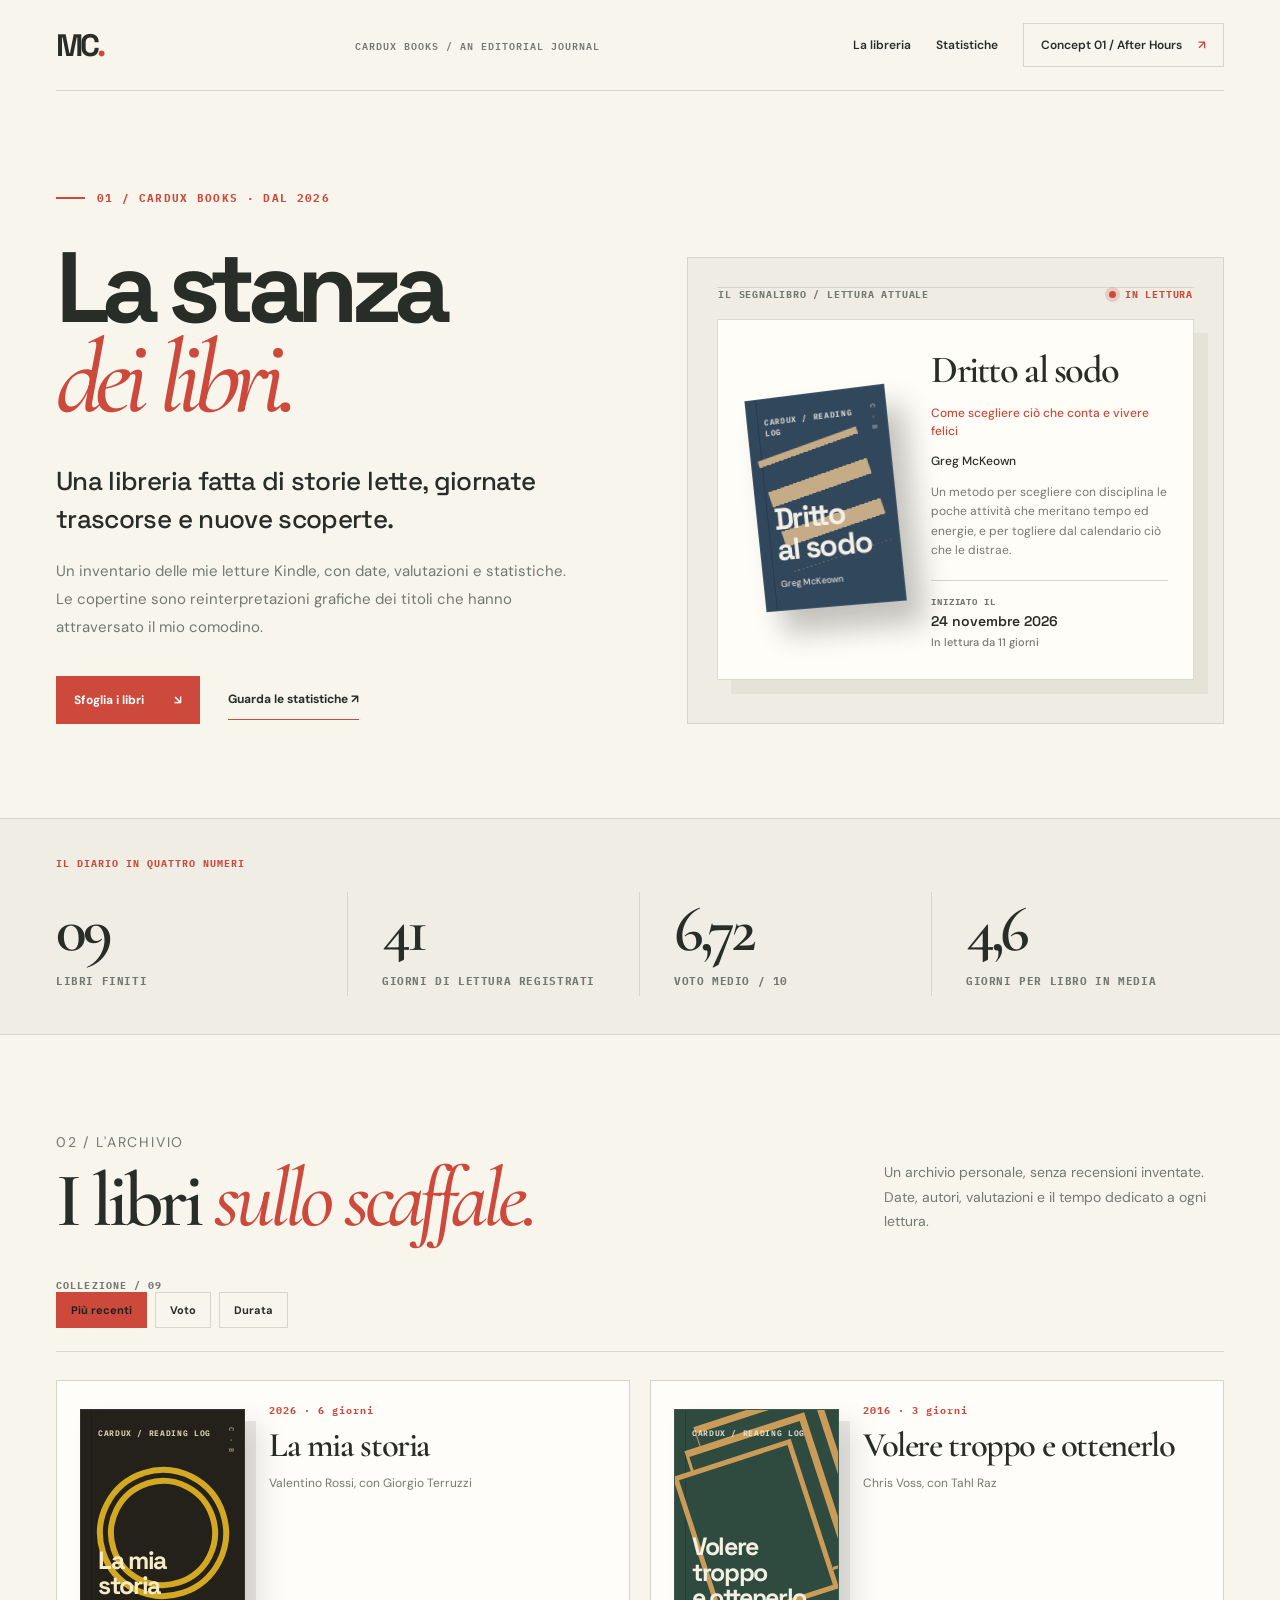
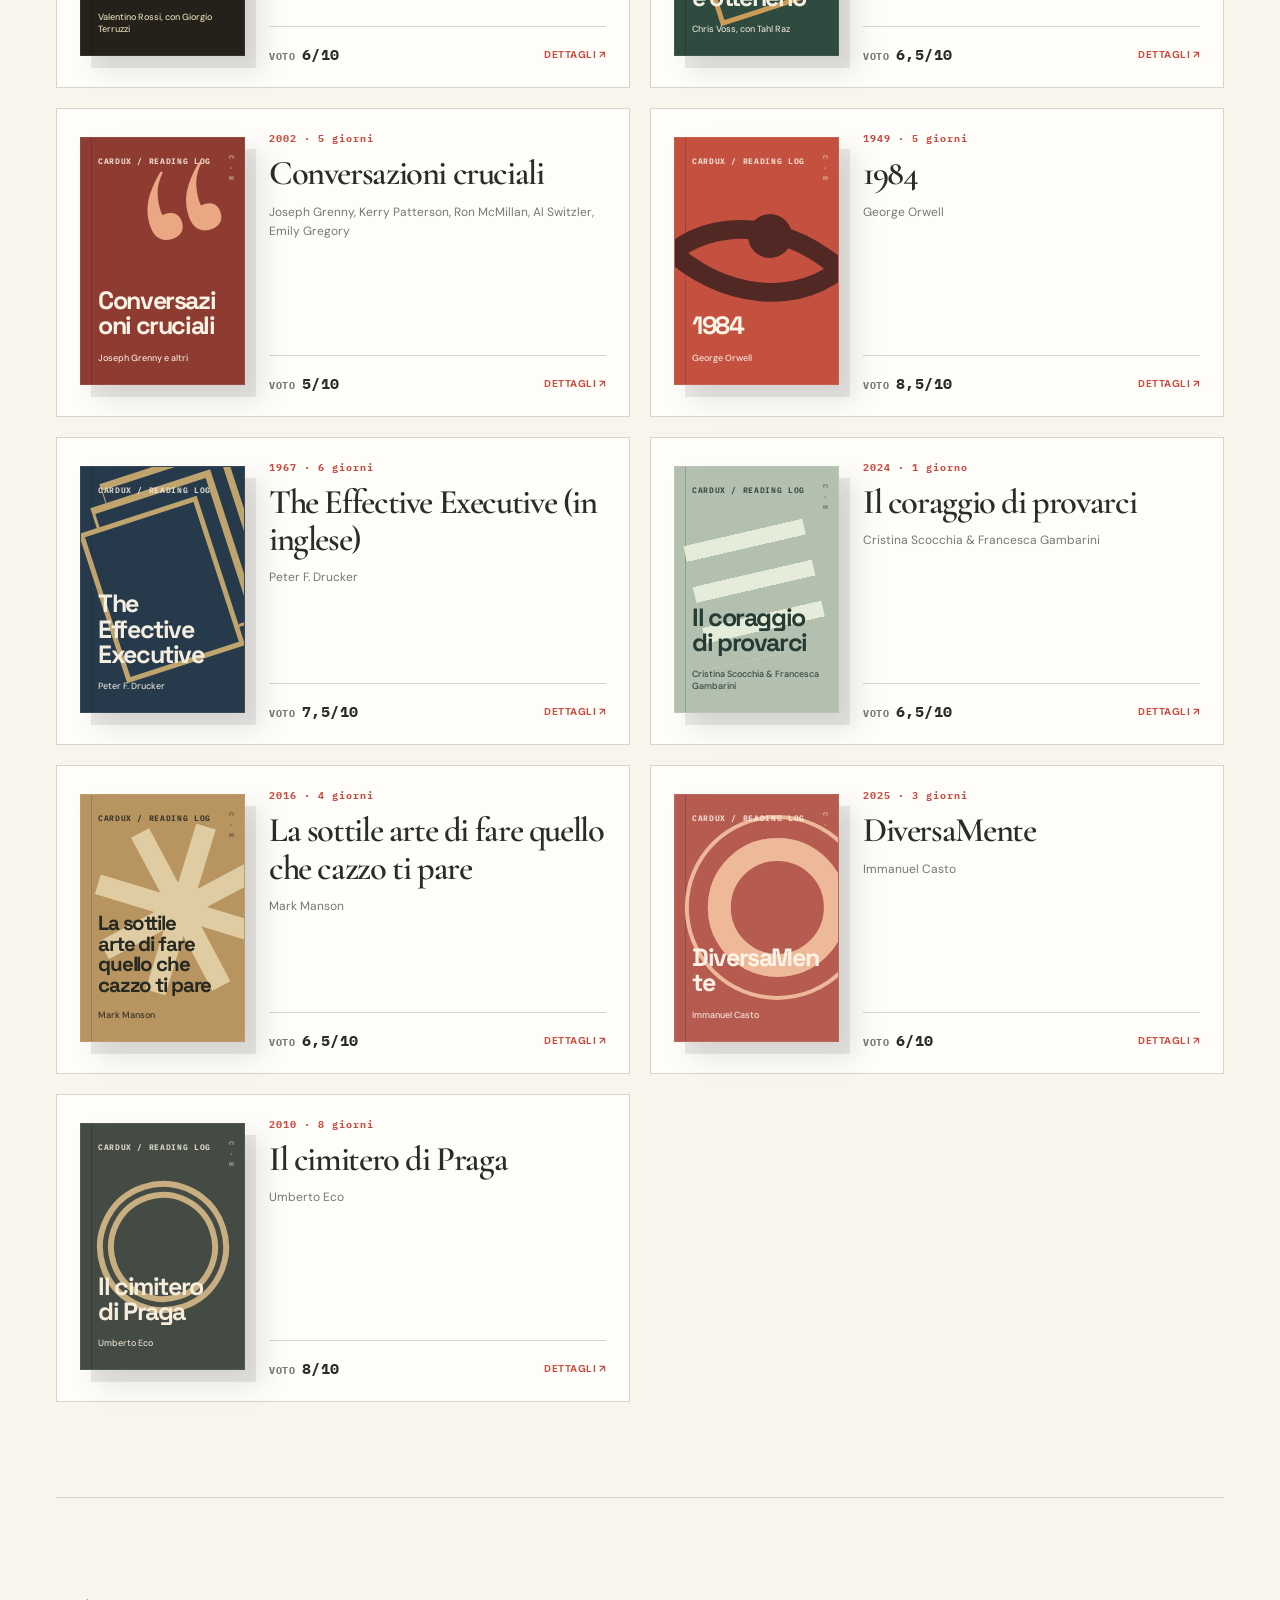
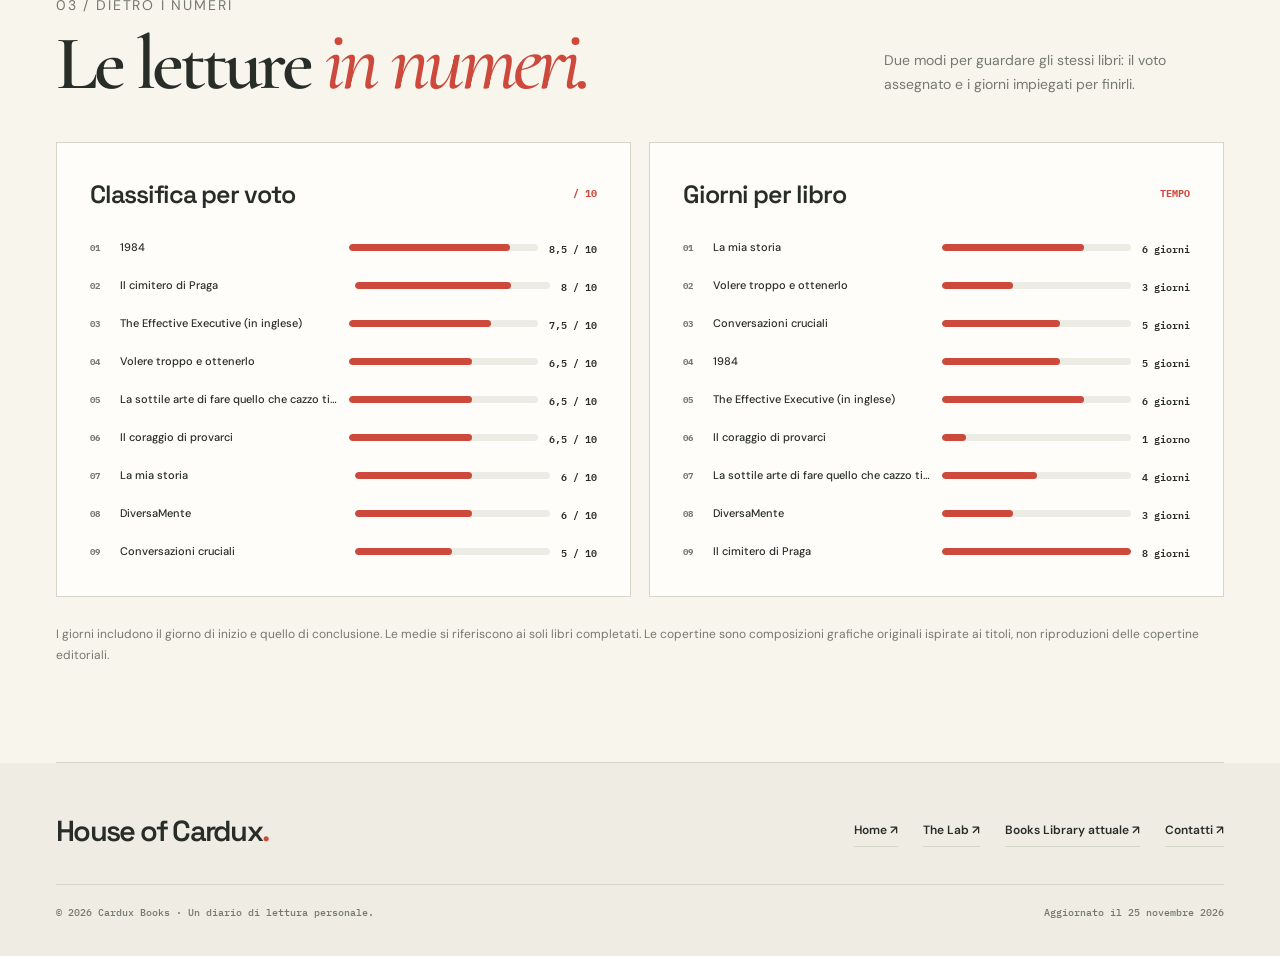
<file: stage/reading-room.html>
<!DOCTYPE html>
<html lang="it">
<head>
  <title>Reading Room / Cardux Books · Stage</title>
  <meta charset="utf-8">
  <meta name="viewport" content="width=device-width, initial-scale=1">
  <meta name="robots" content="noindex,nofollow">
  <link rel="icon" type="image/svg+xml" href="../favicon.svg">
  <meta name="theme-color" content="#f8f5ed">
  <meta name="description" content="Cardux Books, un diario personale di lettura: libri Kindle, date, voti e statistiche.">
  <link rel="preconnect" href="https://fonts.googleapis.com">
  <link rel="preconnect" href="https://fonts.gstatic.com" crossorigin>
  <link href="https://fonts.googleapis.com/css2?family=Cormorant+Garamond:ital,wght@0,500;0,600;1,500;1,600&family=DM+Sans:wght@400;500;600;700&family=IBM+Plex+Mono:wght@400;500;600;700&family=Space+Grotesk:wght@400;500;600;700&display=swap" rel="stylesheet">
  <link rel="stylesheet" href="./styles.css">
</head>
<body class="theme-room">
  <a class="skip" href="#main">Vai al contenuto</a>
  <header class="site-header wrap">
    <a class="brand" href="https://cardux.it/" aria-label="House of Cardux">MC<span>.</span></a>
    <span class="header-note">CARDUX BOOKS / AN EDITORIAL JOURNAL</span>
    <nav class="header-nav" aria-label="Navigazione">
      <a class="desktop-link" href="#library">La libreria</a>
      <a class="desktop-link" href="#numbers">Statistiche</a>
      <a class="switch-theme" href="./">Concept 01 / After Hours <span aria-hidden="true">↗</span></a>
    </nav>
  </header>
  <main id="main">
    <section class="hero wrap" aria-labelledby="hero-title">
      <div>
        <div class="eyebrow">01 / CARDUX BOOKS · DAL 2026</div>
        <h1 class="hero-title" id="hero-title">La stanza<br><em>dei libri.</em></h1>
        <p class="hero-tagline">Una libreria fatta di storie lette, giornate trascorse e nuove scoperte.</p>
        <p class="hero-desc">Un inventario delle mie letture Kindle, con date, valutazioni e statistiche. Le copertine sono reinterpretazioni grafiche dei titoli che hanno attraversato il mio comodino.</p>
        <div class="hero-links">
          <a class="solid-link" href="#library">Sfoglia i libri <span aria-hidden="true">↘</span></a>
          <a class="line-link" href="#numbers">Guarda le statistiche ↗</a>
        </div>
      </div>
      <aside class="hero-aside" aria-label="Libro attualmente in lettura">
        <div class="top-rail"><span>IL SEGNALIBRO / LETTURA ATTUALE</span><span class="signal">● APERTO</span></div>
        <div id="reading-panel" aria-live="polite">
        <div class="reading-empty"><p>Caricamento della lettura in corso…</p></div>
      </div>
      <p id="reading-extra"></p>
      </aside>
    </section>
  <section class="stats-band" aria-label="Statistiche di lettura">
    <div class="wrap">
      <p class="stats-intro">IL DIARIO IN QUATTRO NUMERI</p>
      <div class="stats-grid">
        <div class="stat"><strong class="stat-number" id="stat-books">08</strong><span class="stat-label">LIBRI FINITI</span></div>
        <div class="stat"><strong class="stat-number" id="stat-days">35</strong><span class="stat-label">GIORNI DI LETTURA REGISTRATI</span></div>
        <div class="stat"><strong class="stat-number" id="stat-rating">6,81</strong><span class="stat-label">VOTO MEDIO / 10</span></div>
        <div class="stat"><strong class="stat-number" id="stat-pace">4,4</strong><span class="stat-label">GIORNI PER LIBRO IN MEDIA</span></div>
      </div>
    </div>
  </section>
  <section class="section wrap" id="library" aria-labelledby="library-title">
    <div class="section-head">
      <div><p class="section-eyebrow">02 / L'ARCHIVIO</p><h2 id="library-title">I libri <em>sullo scaffale.</em></h2></div>
      <p>Un archivio personale, senza recensioni inventate. Date, autori, valutazioni e il tempo dedicato a ogni lettura.</p>
    </div>
    <div class="sort-bar">
      <span class="sort-label">COLLEZIONE / <span id="count-books">083927 TITOLI</span>
      <div class="sort-group" role="group" aria-label="Ordina i libri">
        <button type="button" data-sort="recent" aria-pressed="true">Più recenti</button>
        <button type="button" data-sort="rating" aria-pressed="false">Voto</button>
        <button type="button" data-sort="duration" aria-pressed="false">Durata</button>
      </div>
    </div>
    <div class="book-grid" id="book-grid" aria-label="Libri completati"></div>
  </section>
  <section class="section wrap" id="numbers" aria-labelledby="numbers-title">
    <div class="section-head">
      <div><p class="section-eyebrow">03 / DIETRO I NUMERI</p><h2 id="numbers-title">Le letture <em>in numeri.</em></h2></div>
      <p>Due modi per guardare gli stessi libri: il voto assegnato e i giorni impiegati per finirli.</p>
    </div>
    <div class="charts-grid">
      <div class="chart-panel">
        <div class="chart-head"><h3>Classifica per voto</h3><span>/ 10</span></div>
        <div id="rating-chart" aria-label="Grafico dei voti"></div>
      </div>
      <div class="chart-panel">
        <div class="chart-head"><h3>Giorni per libro</h3><span>TEMPO</span></div>
        <div id="duration-chart" aria-label="Grafico dei giorni di lettura"></div>
      </div>
    </div>
    <p class="method-note">I giorni includono il giorno di inizio e quello di conclusione. Le medie si riferiscono ai soli libri completati. Le copertine sono composizioni grafiche originali ispirate ai titoli, non riproduzioni delle copertine editoriali.</p>
  </section>
  </main>
  <footer class="footer">
    <div class="wrap">
      <div class="footer-row">
        <a class="footer-brand" href="https://cardux.it/">House of Cardux<span>.</span></a>
        <nav class="footer-links" aria-label="Collegamenti nel footer">
          <a href="https://cardux.it/">Home ↗</a>
          <a href="https://cardux.it/projects/">The Lab ↗</a>
          <a href="../">Books Library attuale ↗</a>
          <a href="mailto:hello@cardux.it">Contatti ↗</a>
        </nav>
      </div>
      <div class="footer-bottom">
        <span>© <span id="year">2026</span> Cardux Books · Un diario di lettura personale.</span>
        <span id="last-update">Aggiornato il 15 novembre 2026</span>
      </div>
    </div>
  </footer>
  <dialog id="book-dialog" aria-labelledby="modal-title" aria-describedby="modal-author">
    <div class="modal-inner">
      <div class="modal-cover" id="modal-cover" aria-hidden="true"></div>
      <div class="modal-content">
        <div class="modal-head"><span id="modal-eyebrow">LETTURA COMPLETATA</span>
          <form method="dialog"><button class="modal-close" type="submit" aria-label="Chiudi i dettagli">×</button></form>
        </div>
        <h2 class="modal-title" id="modal-title"></h2>
        <p class="modal-author" id="modal-author"></p>
        <div class="modal-details" id="modal-details"></div>
      </div>
    </div>
  </dialog>
  <script src="./library-data.js"></script>
  <script src="./app.js"></script>
</body>
</html>
</file>
<file: stage/styles.css>
/* Cardux Books | Shared visual system for both stages. */
:root{--sans:'DM Sans',sans-serif;--display:'Space Grotesk',sans-serif;--serif:'Cormorant Garamond',Georgia,serif;--mono:'IBM Plex Mono',monospace}
*{box-sizing:border-box}
html{scroll-behavior:smooth}
body{margin:0;color:var(--fg);background:var(--bg);font-family:var(--sans);-webkit-font-smoothing:antialiased;min-width:320px}
a{color:inherit;text-decoration:none}
button{font:inherit;cursor:pointer}
button:focus-visible,a:focus-visible{outline:3px solid var(--accent);outline-offset:4px}
button[hidden],a[hidden]{display:none!important}
body.theme-night{--bg:#151c1b;--fg:#f5f0e7;--muted:#aebdb2;--accent:#f08473;--line:#424c46;--panel:#212b28;--card:#202a27;--soft:#34423b;--paper:#f6efe0;--accent-light:#f5af8f}
body.theme-room{--bg:#f8f5ed;--fg:#292d28;--muted:#747970;--accent:#cc493c;--line:#d5d6ca;--panel:#efede3;--card:#fffdfa;--soft:#e1e5d9;--paper:#fff8e8;--accent-light:#c94b3e}
.wrap{width:min(1360px,calc(100% - 112px));margin:0 auto}
.skip{position:fixed;top:-90px;left:15px;z-index:100;background:var(--fg);color:var(--bg);padding:12px 18px}
.skip:focus{top:14px}
.site-header{height:91px;display:flex;justify-content:space-between;align-items:center;gap:24px;border-bottom:1px solid var(--line)}
.brand{font:700 31px var(--display);letter-spacing:-.1em}
.brand span{color:var(--accent)}
.header-note{font:600 10px var(--mono);letter-spacing:.1em;color:var(--muted)}
.header-nav{display:flex;align-items:center;gap:25px}
.header-nav a{font:600 12px var(--sans)}
.header-nav a:hover{color:var(--accent)}
.switch-theme{border:1px solid var(--line);padding:13px 17px;display:inline-flex;align-items:center;gap:16px}
.switch-theme span{color:var(--accent)}
.eyebrow{display:flex;align-items:center;gap:12px;font:700 11px var(--mono);letter-spacing:.12em;text-transform:uppercase;color:var(--accent)}
.eyebrow:before{content:'';display:block;width:29px;height:2px;background:var(--accent);flex:none}
.hero{display:grid;grid-template-columns:1.03fr .89fr;gap:8%;padding-top:90px;padding-bottom:94px;align-items:end;min-height:690px}
.hero-title{font:700 clamp(68px,8.6vw,133px)/.88 var(--display);letter-spacing:-.085em;margin:39px 0 28px}
.hero-title em{display:block;font:italic 500 1.05em/.88 var(--serif);letter-spacing:-.075em;color:var(--accent);padding-bottom:.09em}
.hero-tagline{font:500 clamp(20px,2.1vw,26px)/1.48 var(--display);max-width:600px;letter-spacing:-.025em;margin:0 0 20px}
.hero-desc{font:400 15px/1.85 var(--sans);max-width:540px;color:var(--muted);margin:0}
.hero-links{display:flex;gap:28px;align-items:center;flex-wrap:wrap;margin-top:34px}
.solid-link{display:inline-flex;justify-content:space-between;gap:30px;align-items:center;padding:15px 18px;background:var(--accent);color:#181f1c;font:700 12px var(--sans);min-height:48px}
.solid-link:hover{filter:brightness(1.08)}
.line-link{font:700 12px var(--sans);border-bottom:1px solid var(--accent);padding:12px 0}
.line-link:hover{color:var(--accent)}
.hero-aside{min-width:0;position:relative}
.top-rail{display:flex;justify-content:space-between;gap:20px;align-items:center;border-top:1px solid var(--line);padding:15px 1px 18px;color:var(--muted);font:700 10px var(--mono);letter-spacing:.08em}
.top-rail .signal{color:var(--accent);white-space:nowrap;display:inline-flex;align-items:center;gap:9px}
#reading-panel{min-height:375px}
.current-layout{display:grid;grid-template-columns:minmax(130px,.69fr) minmax(0,1fr);gap:25px;padding:30px 25px;background:var(--panel);border:1px solid var(--line);align-items:center}
.current-cover{perspective:900px;align-self:center;padding:10px}
.current-cover .book-cover{transform:rotate(-6deg) rotateY(-10deg);box-shadow:16px 23px 27px rgba(0,0,0,.24);transition:transform .28s}
.current-cover:hover .book-cover{transform:rotate(-1deg) rotateY(0deg)}
.current-info{min-width:0}
.status-dot{display:inline-block;width:7px;height:7px;border-radius:50%;background:var(--accent);box-shadow:0 0 0 4px color-mix(in srgb,var(--accent),transparent 80%);animation:breathe 2.7s ease-in-out infinite}
.current-info h3{font:600 clamp(27px,2.7vw,40px)/1.08 var(--display);letter-spacing:-.062em;margin:0 0 13px;text-wrap:balance}
.current-subtitle{font:500 12px/1.5 var(--sans);color:var(--accent-light);margin:0 0 12px}
.current-author{font:500 12px/1.55 var(--sans);margin:0 0 7px}
.current-summary{font:400 12px/1.62 var(--sans);color:var(--muted);margin:12px 0 0;max-width:335px}
.edition{font:400 11px/1.5 var(--sans);color:var(--muted);margin:7px 0}
.reading-since{display:flex;flex-direction:column;gap:5px;margin-top:19px;padding-top:15px;border-top:1px solid var(--line)}
.reading-since span{font:700 9px var(--mono);color:var(--muted);letter-spacing:.09em}
.reading-since strong{font:600 14px var(--display)}
.reading-since small{font:500 11px var(--sans);color:var(--muted)}
.source-link{display:inline-flex;gap:13px;align-items:center;border-bottom:1px solid var(--accent);font:700 11px var(--sans);margin-top:19px;padding-bottom:7px;color:var(--accent)}
.source-link:hover{color:var(--fg)}
.reading-empty{padding:35px;background:var(--panel)}
.reading-empty h3{font:600 25px var(--display)}
#reading-extra:empty{display:none}
#reading-extra{font:11px var(--sans);color:var(--muted);margin-top:12px}
.book-cover{background:var(--cover-bg);color:var(--cover-ink);aspect-ratio:3/4.5;width:100%;position:relative;overflow:hidden;display:flex;flex-direction:column;align-items:flex-start;justify-content:flex-end;padding:18px 17px 20px;border:1px solid rgba(255,255,255,.08);box-shadow:inset 9px 0 8px rgba(0,0,0,.15);isolation:isolate;min-height:1px}
.book-cover:after{content:'';position:absolute;top:0;bottom:0;left:10px;width:1px;background:rgba(0,0,0,.17)}
.cover-topline{font:700 8px/1.35 var(--mono);letter-spacing:.08em;opacity:.86;position:absolute;top:18px;left:17px;right:17px;z-index:2}
.cover-title{font:700 clamp(18px,2.1vw,31px)/1.01 var(--display);letter-spacing:-.055em;position:relative;z-index:3;text-wrap:balance;overflow-wrap:anywhere}
.cover-author{font:500 9px/1.35 var(--sans);margin-top:13px;opacity:.9;position:relative;z-index:3;max-width:100%}
.cover-side{font:700 7px var(--mono);letter-spacing:.18em;position:absolute;right:8px;top:17px;writing-mode:vertical-rl;opacity:.5}
.cover-symbol{position:absolute;inset:0;display:grid;place-items:center;opacity:.92;pointer-events:none;z-index:1}
.cover-symbol:before{content:'';display:block}
.motif-dialogue .cover-symbol:before{content:'“';font:700 230px/1 var(--serif);color:var(--cover-accent);position:absolute;top:-13px;right:12px;transform:rotate(-14deg)}
.motif-seal .cover-symbol:before{width:60%;aspect-ratio:1;border:17px double var(--cover-accent);border-radius:50%;transform:rotate(-18deg)}
.motif-rings .cover-symbol:before{width:57%;aspect-ratio:1;border:23px solid var(--cover-accent);border-radius:50%;box-shadow:0 0 0 19px var(--cover-bg),0 0 0 23px var(--cover-accent);transform:translate(15%,-8%)}
.motif-asterisk .cover-symbol:before{content:'✳';font:700 225px/1 var(--display);color:var(--cover-accent);transform:rotate(17deg);opacity:.8}
.motif-steps .cover-symbol:before{width:75%;height:55%;background:repeating-linear-gradient(0deg,transparent,transparent 26px,var(--cover-accent) 26px,var(--cover-accent) 42px);transform:rotate(-13deg)}
.motif-lines .cover-symbol:before{width:70%;height:60%;border:5px solid var(--cover-accent);box-shadow:18px -18px 0 -4px var(--cover-bg),20px -20px 0 1px var(--cover-accent),35px -35px 0 -1px var(--cover-bg),38px -38px 0 3px var(--cover-accent);transform:rotate(-18deg)}
.motif-eye .cover-symbol:before{width:69%;height:36%;border:19px solid var(--cover-accent);border-radius:100% 0 100% 0;transform:rotate(45deg)}
.motif-eye .cover-symbol:after{content:'';width:44px;height:44px;background:var(--cover-accent);border-radius:50%;position:absolute;top:31%;left:45%}
.long-title .cover-title{font-size:clamp(17px,1.75vw,24px)}
.cover-current .cover-title{font-size:clamp(22px,2.4vw,36px)}
.cover-current.long-title .cover-title{font-size:clamp(22px,2.4vw,29px)}
.cover-current .cover-author{font-size:9px}
.stats-band{padding:28px 0 44px;border-top:1px solid var(--line);border-bottom:1px solid var(--line)}
.stats-intro{font:700 10px var(--mono);letter-spacing:.1em;color:var(--accent);margin:0 0 22px}
.stats-grid{display:grid;grid-template-columns:repeat(4,minmax(0,1fr));gap:0}
.stat{border-right:1px solid var(--line);padding:6px 34px 7px}
.stat:first-child{padding-left:0}
.stat:last-child{border-right:0}
.stat-number{display:block;font:600 clamp(42px,4.3vw,70px)/1 var(--display);letter-spacing:-.07em}
.stat-label{display:block;font:700 11px var(--mono);letter-spacing:.055em;color:var(--muted);margin-top:11px;line-height:1.5}
.section{padding:95px 0;border-bottom:1px solid var(--line)}
.section-head{display:flex;align-items:end;justify-content:space-between;gap:30px;margin-bottom:39px}
.section-eyebrow{font:700 10px var(--mono);letter-spacing:.13em;color:var(--accent);margin:0 0 17px}
.section-head h2{font:600 clamp(47px,5.5vw,81px)/1.03 var(--display);letter-spacing:-.068em;margin:0}
.section-head h2 em{font:italic 500 1.1em/.8 var(--serif);color:var(--accent);letter-spacing:-.06em}
.section-head p{max-width:340px;font:400 14px/1.75 var(--sans);color:var(--muted);margin:0 0 6px}
.sort-bar{display:flex;align-items:center;justify-content:space-between;gap:20px;border-bottom:1px solid var(--line);padding-bottom:23px;margin-bottom:28px;flex-wrap:wrap}
.sort-bar .sort-label{font:700 10px var(--mono);letter-spacing:.11em;color:var(--muted)}
.sort-group{display:flex;align-items:center;gap:8px;flex-wrap:wrap}
.sort-group button{border:1px solid var(--line);background:transparent;color:var(--fg);padding:10px 14px;font:700 11px var(--sans)}
.sort-group button[aria-pressed=true]{background:var(--accent);color:#1d2220;border-color:var(--accent)}
.sort-group button:hover{border-color:var(--accent)}
.book-grid{display:grid;grid-template-columns:repeat(3,minmax(0,1fr));gap:18px;align-items:stretch}
.book-card{background:var(--card);border:1px solid var(--line);color:var(--fg);text-align:left;display:flex;flex-direction:column;align-items:stretch;padding:25px 25px 24px;min-width:0;transition:transform .22s,box-shadow .22s,border-color .22s}
.book-card:hover{transform:translateY(-5px);border-color:var(--accent);box-shadow:0 20px 40px rgba(0,0,0,.12)}
.book-art{display:block;padding:9px 22% 18px;min-width:0;position:relative}
.book-art:after{content:'';position:absolute;left:11%;right:11%;bottom:3px;height:1px;background:var(--line)}
.cover-small{box-shadow:11px 12px 0 rgba(0,0,0,.08),17px 15px 27px rgba(0,0,0,.1);transition:transform .22s}
.book-card:hover .cover-small{transform:translateY(-6px) rotate(-2deg)}
.cover-small .cover-title{font-size:clamp(18px,2.05vw,26px)}
.cover-small.long-title .cover-title{font-size:clamp(15px,1.6vw,22px)}
.book-info{display:flex;flex-direction:column;flex:1;padding-top:24px;gap:10px}
.book-meta{font:700 10px var(--mono);letter-spacing:.1em;color:var(--accent)}
.book-title{font:600 clamp(22px,2.2vw,31px)/1.13 var(--display);letter-spacing:-.052em}
.book-author{font:400 12px/1.6 var(--sans);color:var(--muted)}
.book-end{display:flex;align-items:center;justify-content:space-between;gap:10px;margin-top:auto;padding-top:26px;font:700 10px var(--mono);color:var(--muted);letter-spacing:.05em}
.book-end strong{font-size:15px;color:var(--fg)}
.book-more{color:var(--accent);font:700 10px var(--sans)}
.charts-grid{display:grid;grid-template-columns:1fr 1fr;gap:18px}
.chart-panel{padding:35px 33px;background:var(--panel);border:1px solid var(--line);min-width:0}
.chart-head{margin-bottom:29px;display:flex;align-items:center;justify-content:space-between;gap:15px}
.chart-head h3{font:600 25px var(--display);letter-spacing:-.04em;margin:0}
.chart-head span{font:700 10px var(--mono);color:var(--accent)}
.bar-row{display:grid;grid-template-columns:19px minmax(93px,1.15fr) minmax(60px,1fr) auto;gap:11px;align-items:center;margin-bottom:20px}
.bar-row:last-child{margin-bottom:0}
.bar-index{font:700 9px var(--mono);color:var(--muted)}
.bar-name{font:500 11px/1.35 var(--sans);white-space:nowrap;text-overflow:ellipsis;overflow:hidden}
.bar-track{display:block;position:relative;height:7px;background:var(--soft);overflow:hidden;border-radius:6px}
.bar-fill{display:block;height:100%;background:var(--accent);border-radius:6px;transform-origin:left;animation:grow .7s ease both}
.bar-value{font:600 10px var(--mono);white-space:nowrap}
.method-note{font:400 12px/1.8 var(--sans);color:var(--muted);margin:27px 0 0}
.footer{padding:49px 0 36px}
.footer-row{display:flex;align-items:center;justify-content:space-between;gap:24px;flex-wrap:wrap}
.footer-brand{font:600 29px var(--display);letter-spacing:-.06em}
.footer-brand span{color:var(--accent)}
.footer-links{display:flex;gap:25px;flex-wrap:wrap}
.footer-links a{font:600 12px var(--sans);border-bottom:1px solid var(--line);padding:8px 0}
.footer-links a:hover{color:var(--accent)}
.footer-bottom{border-top:1px solid var(--line);margin-top:35px;padding-top:20px;display:flex;justify-content:space-between;gap:20px;align-items:center;flex-wrap:wrap;font:500 10px/1.5 var(--mono);color:var(--muted)}
/* Concept A: After Hours, a dark reading observatory. */
.theme-night .hero-title{max-width:790px}
.theme-night .hero-aside{border:1px solid #4a584e;background:linear-gradient(155deg,#1c2826 0%,#121b1a 100%);padding:24px}
.theme-night .hero-aside .top-rail{padding-top:0}
.theme-night .current-layout{border:0;background:transparent;padding:17px 0 3px}
.theme-night .book-card{background:linear-gradient(155deg,#25302d,#1c2522)}
.theme-night .stats-band{background:rgba(235,246,232,.018)}
.theme-night .section-head h2 em{color:#e8af9b}
.theme-night .footer{background:#111715}
.theme-night .solid-link{background:#ec907e}
.theme-night .reading-since{border-color:#45534a}
/* Concept B: Reading Room, a warm editorial reading journal. */
.theme-room .hero{grid-template-columns:.98fr 1fr;gap:9%;min-height:630px;padding-top:100px}
.theme-room .hero-title{font-size:clamp(68px,7.8vw,126px)}
.theme-room .hero-title em{color:var(--accent);font-weight:500}
.theme-room .hero-aside{background:var(--panel);padding:29px;border:1px solid var(--line)}
.theme-room .hero-aside .top-rail{padding-top:0}
.theme-room .current-layout{background:#fffdf7;box-shadow:14px 14px 0 rgba(99,94,73,.07);border-color:#dadccf}
.theme-room .current-info h3{font-family:var(--serif);font-weight:600;font-size:clamp(32px,3vw,46px);letter-spacing:-.045em}
.theme-room .solid-link{color:white}
.theme-room .stats-band{background:#f0ede4;padding:38px 0}
.theme-room .stat-number{font-family:var(--serif);font-weight:600;font-size:clamp(52px,5vw,82px)}
.theme-room .book-grid{grid-template-columns:repeat(2,minmax(0,1fr));gap:20px}
.theme-room .book-card{display:grid;grid-template-columns:minmax(120px,165px) 1fr;gap:24px;align-items:center;padding:23px}
.theme-room .book-art{padding:5px 0 8px}
.theme-room .book-art:after{display:none}
.theme-room .cover-small .cover-title{font-size:clamp(18px,2vw,25px)}
.theme-room .cover-small.long-title .cover-title{font-size:clamp(16px,1.6vw,21px)}
.theme-room .book-info{padding-top:0;align-self:stretch}
.theme-room .book-title{font-family:var(--serif);font-size:clamp(24px,2.7vw,38px);font-weight:600;line-height:1.08;letter-spacing:-.04em}
.theme-room .book-end{border-top:1px solid var(--line);padding-top:18px}
.theme-room .chart-panel{background:#fffdfa}
.theme-room .section-head h2{font-family:var(--serif);font-weight:600;letter-spacing:-.052em;font-size:clamp(58px,6vw,96px)}
.theme-room .section-head h2 em{font-family:var(--serif)}
.theme-room .footer{background:#efece3}
.theme-room .bar-track{background:#ecece4}
/* Modal for precise reading details, shared by both concepts. */
dialog{border:0;padding:0;width:min(735px,calc(100% - 26px));max-height:calc(100dvh - 26px);background:transparent;color:inherit;box-shadow:0 30px 90px rgba(0,0,0,.35)}
dialog::backdrop{background:rgba(4,9,7,.78);backdrop-filter:blur(5px)}
.modal-inner{display:grid;grid-template-columns:180px 1fr;gap:33px;background:var(--panel);padding:38px;max-height:calc(100dvh - 26px);overflow-y:auto;border-top:6px solid var(--accent)}
.modal-cover .book-cover{box-shadow:9px 11px 25px rgba(0,0,0,.18)}
.modal-content{min-width:0}
.modal-head{display:flex;align-items:center;justify-content:space-between;gap:10px}
.modal-head span{font:700 10px var(--mono);letter-spacing:.08em;color:var(--accent)}
.modal-close{border:1px solid var(--line);background:transparent;color:var(--fg);width:37px;height:37px;font-size:24px}
.modal-close:hover{background:var(--accent);color:#161b19}
.modal-title{font:600 clamp(31px,4vw,45px)/1.07 var(--display);letter-spacing:-.055em;margin:28px 0 12px}
.modal-author{font:400 13px/1.7 var(--sans);color:var(--muted)}
.modal-details{display:grid;grid-template-columns:repeat(2,1fr);gap:17px;margin-top:30px;padding-top:24px;border-top:1px solid var(--line)}
.modal-details div{display:flex;flex-direction:column;gap:8px}
.modal-details span{font:700 9px var(--mono);letter-spacing:.1em;color:var(--muted)}
.modal-details strong{font:600 15px var(--display)}
@keyframes breathe{50%{box-shadow:0 0 0 8px color-mix(in srgb,var(--accent),transparent 88%)}}
@keyframes grow{from{transform:scaleX(0)}to{transform:scaleX(1)}}
@media(max-width:1180px){
  .wrap{width:calc(100% - 76px)}
  .hero{gap:4%;grid-template-columns:1fr 1fr;min-height:590px}
  .hero-title{font-size:clamp(66px,9vw,118px)}
  .current-layout{gap:17px;padding:20px 17px}
  .current-info h3{font-size:27px}
  .stat{padding-inline:22px}
  .book-art{padding-inline:15%}
  .bar-row{grid-template-columns:13px minmax(80px,1fr) minmax(45px,.6fr) auto;gap:8px}
  .theme-room .book-card{grid-template-columns:122px 1fr;gap:17px}
}
@media(max-width:880px){
  .wrap{width:calc(100% - 48px)}
  .header-note{display:none}
  .site-header{height:77px}
  .hero,.theme-room .hero{grid-template-columns:1fr;gap:54px;padding:80px 0 73px;min-height:0}
  .hero-title{font-size:clamp(75px,12vw,112px)}
  .hero-aside{max-width:700px}
  .current-layout{grid-template-columns:200px minmax(0,1fr);gap:38px}
  .theme-night .hero-aside,.theme-room .hero-aside{padding:28px}
  .section{padding:75px 0}
  .book-grid{grid-template-columns:repeat(2,minmax(0,1fr))}
  .book-art{padding-inline:20%}
  .charts-grid{grid-template-columns:1fr}
  .bar-row{grid-template-columns:20px 1fr 1fr 66px}
  .theme-room .book-grid{grid-template-columns:1fr}
  .theme-room .book-card{grid-template-columns:165px 1fr}
}
@media(max-width:580px){
  .wrap{width:calc(100% - 34px)}
  .brand{font-size:28px}
  .header-nav{gap:10px}
  .header-nav .desktop-link{display:none}
  .switch-theme{padding:10px 11px;font-size:11px}
  .hero,.theme-room .hero{padding:58px 0 62px;gap:38px}
  .hero-title,.theme-room .hero-title{font-size:clamp(55px,13vw,77px);margin:29px 0 25px}
  .hero-tagline{font-size:19px}
  .hero-desc{font-size:14px}
  .hero-links{gap:15px}
  .theme-night .hero-aside,.theme-room .hero-aside{padding:19px}
  .current-layout{grid-template-columns:minmax(113px,.74fr) 1fr;gap:17px;padding:14px}
  .theme-night .current-layout{padding:14px 0 0}
  .current-cover{padding:3px}
  .current-info h3,.theme-room .current-info h3{font-size:clamp(23px,6vw,33px)}
  .current-subtitle{font-size:11px}
  .current-summary{font-size:11px;line-height:1.55;margin-top:10px}
  .current-author,.edition{font-size:10px}
  .reading-since{margin-top:15px;padding-top:14px}
  .reading-since strong{font-size:12px}
  .reading-since small{font-size:10px}
  .source-link{font-size:10px;margin-top:13px}
  .cover-current .cover-title{font-size:clamp(16px,4vw,24px)}
  .cover-topline{font-size:6px}
  .cover-author{font-size:8px}
  .stats-band{padding:30px 0}
  .stats-grid{grid-template-columns:repeat(2,1fr);gap:23px 0}
  .stat{padding:5px 18px}
  .stat:first-child,.stat:nth-child(3){padding-left:0}
  .stat:nth-child(2){border:0}
  .stat-number,.theme-room .stat-number{font-size:clamp(42px,10vw,60px)}
  .stat-label{font-size:10px}
  .section{padding:63px 0}
  .section-head{display:block;margin-bottom:25px}
  .section-head h2,.theme-room .section-head h2{font-size:clamp(43px,11vw,65px)}
  .section-head p{margin-top:20px}
  .sort-bar{align-items:start}
  .book-grid{grid-template-columns:1fr}
  .book-card{display:grid;grid-template-columns:125px minmax(0,1fr);gap:18px;padding:17px;align-items:center}
  .book-art{padding:5px 0}
  .book-art:after{display:none}
  .cover-small .cover-title,.theme-room .cover-small .cover-title{font-size:19px}
  .cover-small.long-title .cover-title,.theme-room .cover-small.long-title .cover-title{font-size:16px}
  .book-info{padding:0;align-self:stretch}
  .book-title,.theme-room .book-title{font-size:clamp(22px,6vw,31px)}
  .book-end{padding-top:16px}
  .theme-room .book-card{grid-template-columns:125px minmax(0,1fr);gap:18px;padding:17px}
  .chart-panel{padding:25px 18px}
  .chart-head h3{font-size:22px}
  .bar-row{grid-template-columns:14px minmax(75px,1fr) minmax(30px,.67fr) auto;gap:7px}
  .bar-name{font-size:10px}
  .bar-value{font-size:9px}
  .modal-inner{grid-template-columns:1fr;padding:23px}
  .modal-cover{display:none}
  .footer-row{display:block}
  .footer-links{margin-top:22px}
}
@media(prefers-reduced-motion:reduce){
  html{scroll-behavior:auto}
  *,*:before,*:after{animation:none!important;transition:none!important}
  .book-card:hover{transform:none}
}
</file>
<file: insights/assets/preview-home.css>
.reading-notes-preview{padding:75px 0 90px;border-bottom:1px solid var(--line)}
.reading-notes-preview .notes-heading{display:flex;align-items:end;justify-content:space-between;gap:20px;margin-bottom:30px}
.reading-notes-preview .notes-heading h2{font:600 clamp(42px,5vw,72px)/1.01 var(--display);letter-spacing:-.07em;margin:8px 0}
.reading-notes-preview .notes-heading h2 em{font:italic 500 1.05em var(--serif);color:var(--accent)}
.reading-notes-preview .notes-heading p{max-width:320px;color:var(--muted);font:400 13px/1.7 var(--sans)}
.reading-notes-preview .directory-grid{display:grid;grid-template-columns:repeat(2,minmax(0,1fr));gap:20px}
.reading-notes-preview .note-card{display:grid;grid-template-columns:100px 1fr;gap:23px;border:1px solid var(--line);background:var(--panel);padding:22px;min-height:200px;transition:border-color .2s,transform .2s}
.reading-notes-preview .note-card:hover{border-color:var(--accent);transform:translateY(-3px)}
.reading-notes-preview .note-cover{background:#a14d3c;position:relative;overflow:hidden;min-height:155px;color:#fff1e0;padding:11px;display:flex;flex-direction:column;justify-content:space-between}
.reading-notes-preview .note-cover::before{content:'“';position:absolute;right:-7px;top:-16px;font:600 110px/1 var(--serif);color:#f3b79b}
.reading-notes-preview .note-cover small{font:700 7px var(--mono);z-index:2}
.reading-notes-preview .note-cover strong{font:600 16px/.98 var(--display);letter-spacing:-.045em;z-index:2}
.reading-notes-preview .note-info{display:flex;flex-direction:column;gap:9px}
.reading-notes-preview .note-info .tag{font:700 9px var(--mono);color:var(--accent)}
.reading-notes-preview .note-info h3{font:600 clamp(21px,2.8vw,32px)/1.11 var(--display);letter-spacing:-.06em;margin:0}
.reading-notes-preview .note-info p{color:var(--muted);font:400 12px/1.6 var(--sans);margin:0}
.reading-notes-preview .note-info .card-foot{display:flex;justify-content:space-between;gap:9px;margin-top:auto;font:700 10px var(--sans)}
.reading-notes-preview .note-info .card-foot b{color:var(--accent)}
.stage-insight-link{display:inline-block;border-bottom:1px solid var(--accent);font:700 11px var(--sans);color:var(--accent);padding-bottom:7px;margin-top:11px}
.stage-insight-link:hover{color:var(--fg)}
.reading-notes-preview .notes-all{font:700 11px var(--sans);border-bottom:1px solid var(--accent);padding-bottom:7px}
@media(max-width:900px){.reading-notes-preview .directory-grid{grid-template-columns:1fr}}@media(max-width:600px){.reading-notes-preview .notes-heading{display:block}.reading-notes-preview .note-card{grid-template-columns:85px 1fr;gap:13px;padding:15px}.reading-notes-preview .notes-heading p{margin:15px 0}.reading-notes-preview .note-cover{min-height:155px}.reading-notes-preview .note-info h3{font-size:20px}}


/* Stage-only book card controls: separate buttons and links, never nested. */
.book-card-main{display:flex;flex:1;flex-direction:column;align-items:stretch;min-width:0;width:100%;background:none;border:0;color:inherit;text-align:left;padding:0;font:inherit;cursor:pointer}
.book-card-main:focus-visible,.book-actions .book-action:focus-visible{outline:2px solid var(--accent);outline-offset:4px}
.book-card .book-info{flex:1}
.book-card .book-end{flex-wrap:wrap;align-items:center;row-gap:12px}
.book-card .book-actions{display:flex;align-items:center;justify-content:flex-end;flex-wrap:wrap;gap:8px 15px}
.book-card .book-action{display:inline-flex;align-items:center;border:0;background:none;padding:5px 0;margin:0;color:var(--accent);font:700 10px/1.4 var(--sans);letter-spacing:0;white-space:nowrap;text-align:left;text-decoration:none;cursor:pointer}
.book-card .book-action:hover{color:var(--fg);text-decoration:underline;text-underline-offset:4px}
.book-card .book-insight{color:var(--accent)}
.stage-insight-link{padding:9px 0;font-size:12px;margin-top:20px}
@media(max-width:1180px){.book-card .book-end{align-items:flex-start;flex-direction:column}.book-card .book-actions{justify-content:flex-start}}
</file>
<file: insights/assets/article.css>
:root{--forest:#15211d;--forest-2:#20312a;--moss:#819c8d;--paper:#f5f0e7;--paper-deep:#ece6dc;--ink:#28352d;--muted:#6e7d70;--coral:#ef927b;--edge:#dcd8ce;--display:'Space Grotesk',Arial,sans-serif;--serif:'Cormorant Garamond',Georgia,serif;--body:'DM Sans',Arial,sans-serif;--mono:'IBM Plex Mono',monospace}
*{box-sizing:border-box}html{scroll-behavior:smooth;scroll-padding-top:96px}body{margin:0;min-width:320px;background:var(--forest);color:#f5f2e9;font:400 15px/1.6 var(--body);-webkit-font-smoothing:antialiased}a{color:inherit;text-decoration:none}button{font:inherit;cursor:pointer}a:focus-visible,button:focus-visible,summary:focus-visible{outline:2px solid var(--coral);outline-offset:4px}.rb-container{width:min(1420px,calc(100% - 104px));margin:auto}.rb-progress{height:3px;background:var(--coral);transform-origin:left;transform:scaleX(0);position:fixed;top:0;left:0;right:0;z-index:100}.rb-nav{height:80px;display:flex;align-items:center;justify-content:space-between;border-bottom:1px solid #405348;gap:25px}.rb-brand{font:700 26px var(--display);letter-spacing:-.09em;white-space:nowrap}.rb-brand span{color:var(--coral)}.rb-wordmark{font:700 10px var(--mono);letter-spacing:.14em;color:#a5baaa}.rb-links{display:flex;gap:26px;align-items:center;font:600 11px var(--body)}.rb-links a:hover{color:var(--coral)}.rb-pill{border:1px solid #526357;padding:9px 12px;color:#a5baa9;font:700 9px var(--mono);letter-spacing:.1em}.rb-hero{display:grid;grid-template-columns:1.2fr .8fr;gap:min(7vw,105px);align-items:center;padding:95px 0 108px;min-height:675px}.rb-eyebrow,.kicker{font:700 10px var(--mono);letter-spacing:.17em;text-transform:uppercase;color:var(--coral)}.rb-hero h1{font:600 clamp(64px,7.4vw,112px)/.95 var(--display);letter-spacing:-.085em;max-width:850px;margin:28px 0 29px;text-wrap:balance}.rb-hero h1 em{display:block;font:italic 500 1.13em/.94 var(--serif);letter-spacing:-.035em;color:var(--coral);margin-top:12px}.rb-hero .rb-deck{font:400 clamp(20px,2.1vw,28px)/1.42 var(--display);letter-spacing:-.035em;max-width:630px}.rb-byline{font:500 13px/1.75 var(--body);color:#b6c5b9;max-width:650px}.rb-hero-actions{display:flex;align-items:center;flex-wrap:wrap;gap:24px;margin-top:34px}.rb-cta{display:inline-flex;align-items:center;justify-content:space-between;gap:45px;background:var(--coral);color:#18211b;padding:15px 18px;font:700 12px var(--body);transition:transform .2s}.rb-cta:hover{transform:translateY(-3px)}.rb-quiet{font:600 12px var(--body);border-bottom:1px solid var(--coral);padding:11px 0}.rb-cover-wrap{position:relative;min-height:420px;display:grid;place-items:center}.rb-cover-wrap::before{content:'';position:absolute;inset:8% -3% 0 0;border:1px solid #476050;border-radius:50%;transform:rotate(-26deg)}.rb-cover-wrap::after{content:'';position:absolute;width:70%;aspect-ratio:1;border:1px solid #465d4f;border-radius:50%;transform:translate(20%,7%)}.rb-cover{width:min(100%,315px);min-height:440px;padding:27px 27px 30px;background:#a34d3d;box-shadow:23px 31px 65px #070c0b88, inset 12px 0 16px #351a1666;transform:rotate(-7deg);position:relative;z-index:1;overflow:hidden;display:flex;flex-direction:column;justify-content:space-between;color:#fff0dc;transition:transform .4s}.rb-cover:hover{transform:rotate(-4deg) translateY(-7px)}.rb-cover small{font:700 9px var(--mono);letter-spacing:.13em}.rb-cover .cover-quotation{position:absolute;right:-12px;top:26px;font:600 270px/1 var(--serif);color:#ecac8d;opacity:.78}.rb-cover h2{font:600 49px/.97 var(--display);letter-spacing:-.07em;z-index:1;margin:0}.rb-cover p{font:500 12px var(--body);line-height:1.5;max-width:230px;z-index:1}.rb-meta-band{border-top:1px solid #405449;border-bottom:1px solid #405449;background:#1b2923}.rb-meta-grid{display:grid;grid-template-columns:repeat(4,1fr);gap:0;padding:25px 0}.rb-meta-item{border-right:1px solid #405449;padding:0 23px}.rb-meta-item:first-child{padding-left:0}.rb-meta-item:last-child{border:0}.rb-meta-item strong{display:block;font:600 clamp(22px,2.5vw,35px)/1.1 var(--display);letter-spacing:-.055em}.rb-meta-item span{display:block;margin-top:8px;color:#a3b4a7;font:700 9px var(--mono);letter-spacing:.09em}.rb-process{background:#213129;border-bottom:1px solid #405449}.rb-process-grid{display:grid;grid-template-columns:1fr 1fr 1fr 1fr;gap:1px;padding:21px 0}.rb-process-grid a{padding:17px 25px 17px 0;border-right:1px solid #445347}.rb-process-grid a:last-child{border:0;padding-left:25px}.rb-process-grid a:not(:first-child){padding-left:25px}.rb-process-grid small{font:700 10px var(--mono);color:var(--coral)}.rb-process-grid strong{display:block;font:600 20px var(--display);margin-top:5px;letter-spacing:-.04em}.rb-process-grid a:hover strong{color:var(--coral)}.reader-surface{background:var(--paper);color:var(--ink)}.reader-layout{display:grid;grid-template-columns:minmax(205px,270px) minmax(0,1fr);gap:clamp(30px,4.8vw,88px);align-items:start}.reader-aside{position:sticky;top:15px;max-height:calc(100vh - 22px);overflow:auto;padding:55px 12px 65px 0;scrollbar-width:thin}.reader-aside h2{font:700 10px var(--mono);color:#738478;letter-spacing:.1em;margin:0 0 18px}.reader-aside a{display:block;border-left:2px solid transparent;padding:9px 11px;color:#667469;font:600 12px/1.4 var(--body);transition:color .15s}.reader-aside a:hover,.reader-aside a.active{border-left-color:#b65d4c;color:#20362a;background:#e8e7db}.reader-aside .toc-chapter{font:500 11px var(--body);padding:7px 10px 7px 20px}.toc-divider{margin:20px 0;border:0;border-top:1px solid #c9cfc3}.reader-aside .toc-tools{padding-top:13px;display:flex;gap:10px}.reader-aside button{border:1px solid #cbd0c5;background:none;padding:10px 12px;font:700 10px var(--body);color:#31453a}.reader-article{min-width:0;padding:57px 0 125px;max-width:870px}.reader-intro{font:400 16px/1.78 var(--body);color:#526254;padding:23px 32px;background:#e9e5db;border-left:3px solid #c66c59;margin-bottom:42px}.reader-intro details summary{cursor:pointer;font:700 11px var(--mono);letter-spacing:.07em;text-transform:uppercase}.reader-intro details>div{padding-top:15px}.reading-section{padding:10px 0 65px;margin:0 0 55px;border-bottom:1px solid #d1d1c6;scroll-margin-top:72px}.reading-section:last-child{margin-bottom:0;border:0}.chapter-section-header{margin:0 0 36px}.chapter-section-header h2{font:600 clamp(35px,4vw,59px)/1.09 var(--display);letter-spacing:-.065em;margin:14px 0 0;text-wrap:balance}.reading-prose{max-width:800px;font:400 16px/1.86 var(--body)}.reading-prose p{margin:0 0 20px}.reading-prose strong{font-weight:700;color:#28392d}.reading-prose em{font-style:italic}.reading-prose h3{font:600 clamp(22px,2.4vw,33px)/1.24 var(--display);letter-spacing:-.052em;margin:49px 0 17px;scroll-margin-top:85px}.reading-prose h4{font:600 21px/1.35 var(--display);letter-spacing:-.035em;margin:32px 0 14px;scroll-margin-top:80px}.reading-prose h5{font:600 18px/1.3 var(--display);margin:20px 0}.reading-prose a{border-bottom:1px solid #b65d4c}.reading-prose a:hover{color:#b65d4c}.reading-prose ul,.reading-prose ol{padding-left:24px;margin:10px 0 25px}.reading-prose li{padding-left:5px;margin-bottom:12px}.reading-prose li::marker{color:#b3614e}.reading-prose blockquote{border-left:3px solid #bf7864;background:#ece5d8;padding:18px 27px 1px;margin:24px 0 29px;font:500 16px/1.72 var(--body)}.reading-prose hr{border:0;border-top:1px solid #d1d3c8;margin:40px 0}.reading-prose code{font:500 .85em/1.4 var(--mono);background:#e2e6db;padding:3px 5px}.reading-prose pre{background:#21342d;color:#f0f1e9;border-radius:5px;padding:20px;overflow:auto;line-height:1.6;margin:30px 0}.reading-prose pre code{background:none;padding:0;font:500 12px/1.55 var(--mono);white-space:pre}.table-scroll{overflow:auto;margin:30px 0 38px;border:1px solid #d1d3c8}.reading-prose table{width:100%;border-collapse:collapse;min-width:650px;font:400 13px/1.65 var(--body)}.reading-prose thead{background:#dfe3d8}.reading-prose th{text-align:left;padding:15px 14px;color:#253d2e;font:700 11px var(--body);letter-spacing:.01em}.reading-prose td{vertical-align:top;padding:12px 14px;border-top:1px solid #d3d8ce}.reading-prose tbody tr:nth-child(even){background:#f0ece3}.chapter-break{position:relative;margin:64px 0 32px;padding-top:27px;border-top:2px solid #31463a;scroll-margin-top:88px}.chapter-break h3{font:600 clamp(28px,3.6vw,46px)/1.13 var(--display);margin:14px 0 14px;letter-spacing:-.064em}.chapter-index{font:700 10px var(--mono);letter-spacing:.1em;color:#ab6451}.chapter-break:first-child{margin-top:28px}.section-rule{opacity:.7}.rb-bottom{display:grid;grid-template-columns:1fr auto;gap:30px;padding:60px 0;align-items:center;border-top:1px solid #344a3e}.rb-bottom p{color:#9caf9d;font:400 12px/1.6 var(--body);margin:8px 0}.rb-bottom a{border-bottom:1px solid var(--coral);font:600 13px var(--body)}.rb-mobile-toc{display:none}.rb-directory .rb-hero{min-height:520px;padding:85px 0}.rb-directory .rb-hero h1{font-size:clamp(62px,8vw,122px)}.directory-body{background:var(--paper);color:var(--ink);padding:80px 0 135px}.directory-label{font:700 10px var(--mono);color:#ac6557;letter-spacing:.13em}.directory-heading{font:600 clamp(32px,4vw,55px) var(--display);letter-spacing:-.06em;margin:18px 0 38px}.directory-grid{display:grid;grid-template-columns:repeat(2,minmax(0,1fr));gap:24px}.note-card{border:1px solid #cfd5c9;background:#faf7f0;display:grid;grid-template-columns:130px 1fr;gap:28px;padding:30px;min-height:265px;transition:transform .22s,border-color .22s}.note-card:hover{transform:translateY(-4px);border-color:#b76550}.note-cover{background:#a14d3c;min-height:193px;box-shadow:9px 12px 22px #12231c22;color:#fae7d2;padding:14px;display:flex;flex-direction:column;justify-content:space-between;position:relative;overflow:hidden}.note-cover::before{content:'“';font:600 145px/1 var(--serif);position:absolute;top:-20px;right:0;color:#ebb99f;opacity:.8}.note-cover small{font:700 7px var(--mono);z-index:1}.note-cover strong{font:600 23px/.98 var(--display);letter-spacing:-.07em;z-index:1}.note-info{display:flex;flex-direction:column;gap:12px;min-width:0}.note-info .tag{color:#ad654f;font:700 9px var(--mono);letter-spacing:.09em}.note-info h3{font:600 clamp(22px,2.2vw,31px)/1.09 var(--display);letter-spacing:-.055em;margin:0}.note-info p{font:400 13px/1.7 var(--body);color:#68786a;margin:0}.note-info .card-foot{display:flex;justify-content:space-between;gap:10px;margin-top:auto;font:700 10px var(--body)}.note-info .card-foot b{color:#a55d4c}.empty-notes{border:1px dashed #a9b5a9;padding:25px}
@media(max-width:1050px){.rb-container{width:min(100% - 55px,1300px)}.rb-hero{gap:35px}.reader-layout{grid-template-columns:205px minmax(0,1fr);gap:30px}.rb-cover{min-height:390px}.directory-grid{grid-template-columns:1fr}}
@media(max-width:760px){.rb-container{width:calc(100% - 34px)}.rb-nav{height:65px}.rb-wordmark{display:none}.rb-links{gap:14px;font-size:10px}.rb-links .hide-mobile{display:none}.rb-hero{display:flex;flex-direction:column;align-items:start;gap:36px;padding:64px 0 70px;min-height:0}.rb-hero h1{font-size:clamp(55px,13vw,80px);margin:17px 0 19px}.rb-cover-wrap{min-height:340px;width:100%}.rb-cover{width:220px;min-height:320px;padding:23px}.rb-cover h2{font-size:37px}.rb-cover .cover-quotation{font-size:195px}.rb-meta-grid{grid-template-columns:repeat(2,1fr);row-gap:21px}.rb-meta-item:nth-child(2){border:0}.rb-meta-item:nth-child(3){padding-left:0}.rb-meta-item strong{font-size:25px}.rb-process-grid{grid-template-columns:repeat(2,1fr);row-gap:14px}.rb-process-grid a:nth-child(2){border:0}.rb-process-grid a:nth-child(3){padding-left:0}.reader-layout{display:block}.reader-aside{display:none}.reader-article{padding:45px 0 100px}.reading-prose{font-size:15.5px}.chapter-section-header h2{font-size:35px}.reader-intro{padding:17px}.rb-mobile-toc{display:block;position:sticky;top:3px;z-index:70;background:#dfe8df;color:#23382c;margin:0 -17px;padding:13px 17px;border-bottom:1px solid #c3d1c3}.rb-mobile-toc summary{font:700 11px var(--mono);letter-spacing:.07em;cursor:pointer}.rb-mobile-toc nav{max-height:65vh;overflow-y:auto;padding-top:12px;display:grid;grid-template-columns:1fr 1fr;gap:5px 10px}.rb-mobile-toc a{font:600 12px/1.3 var(--body);padding:9px;border:1px solid #bdcabb}.directory-grid{grid-template-columns:1fr}.note-card{grid-template-columns:100px 1fr;gap:18px;padding:19px;min-height:225px}.note-cover{min-height:160px}.note-cover strong{font-size:18px}.rb-directory .rb-hero{padding:65px 0}.rb-bottom{grid-template-columns:1fr}}
@media(max-width:450px){.rb-hero-actions{gap:12px}.rb-hero h1{font-size:56px}.note-card{grid-template-columns:85px 1fr;gap:12px}.note-cover{padding:10px}.note-cover strong{font-size:15px}.note-info h3{font-size:20px}.note-info p{font-size:12px}.rb-process-grid a strong{font-size:17px}}
@media(prefers-reduced-motion:reduce){*,*::before,*::after{scroll-behavior:auto!important;animation:none!important;transition:none!important}}
@media print{body{background:white;color:black}.rb-nav,.rb-progress,.rb-cover-wrap,.rb-process,.rb-hero-actions,.reader-aside,.rb-mobile-toc,.rb-bottom{display:none!important}.rb-hero{display:block;padding:0;min-height:0}.rb-hero h1{font-size:43px}.rb-hero h1 em{color:black}.rb-container{width:100%}.reader-surface{background:white;color:black}.reader-layout{display:block}.reader-article{max-width:100%;padding:0}.reading-section{break-before:page}.chapter-break{break-before:page}.reading-prose{font-size:12px}.reading-prose blockquote,.table-scroll{break-inside:avoid}.rb-meta-band{background:white;color:black}.rb-meta-item span{color:#555}}
</file>
<file: stage/insights/assets/preview-home.css>
.reading-notes-preview{padding:75px 0 90px;border-bottom:1px solid var(--line)}
.reading-notes-preview .notes-heading{display:flex;align-items:end;justify-content:space-between;gap:20px;margin-bottom:30px}
.reading-notes-preview .notes-heading h2{font:600 clamp(42px,5vw,72px)/1.01 var(--display);letter-spacing:-.07em;margin:8px 0}
.reading-notes-preview .notes-heading h2 em{font:italic 500 1.05em var(--serif);color:var(--accent)}
.reading-notes-preview .notes-heading p{max-width:320px;color:var(--muted);font:400 13px/1.7 var(--sans)}
.reading-notes-preview .directory-grid{display:grid;grid-template-columns:repeat(2,minmax(0,1fr));gap:20px}
.reading-notes-preview .note-card{display:grid;grid-template-columns:100px 1fr;gap:23px;border:1px solid var(--line);background:var(--panel);padding:22px;min-height:200px;transition:border-color .2s,transform .2s}
.reading-notes-preview .note-card:hover{border-color:var(--accent);transform:translateY(-3px)}
.reading-notes-preview .note-cover{background:#a14d3c;position:relative;overflow:hidden;min-height:155px;color:#fff1e0;padding:11px;display:flex;flex-direction:column;justify-content:space-between}
.reading-notes-preview .note-cover::before{content:'“';position:absolute;right:-7px;top:-16px;font:600 110px/1 var(--serif);color:#f3b79b}
.reading-notes-preview .note-cover small{font:700 7px var(--mono);z-index:2}
.reading-notes-preview .note-cover strong{font:600 16px/.98 var(--display);letter-spacing:-.045em;z-index:2}
.reading-notes-preview .note-info{display:flex;flex-direction:column;gap:9px}
.reading-notes-preview .note-info .tag{font:700 9px var(--mono);color:var(--accent)}
.reading-notes-preview .note-info h3{font:600 clamp(21px,2.8vw,32px)/1.11 var(--display);letter-spacing:-.06em;margin:0}
.reading-notes-preview .note-info p{color:var(--muted);font:400 12px/1.6 var(--sans);margin:0}
.reading-notes-preview .note-info .card-foot{display:flex;justify-content:space-between;gap:9px;margin-top:auto;font:700 10px var(--sans)}
.reading-notes-preview .note-info .card-foot b{color:var(--accent)}
.stage-insight-link{display:inline-block;border-bottom:1px solid var(--accent);font:700 11px var(--sans);color:var(--accent);padding-bottom:7px;margin-top:11px}
.stage-insight-link:hover{color:var(--fg)}
.reading-notes-preview .notes-all{font:700 11px var(--sans);border-bottom:1px solid var(--accent);padding-bottom:7px}
@media(max-width:900px){.reading-notes-preview .directory-grid{grid-template-columns:1fr}}@media(max-width:600px){.reading-notes-preview .notes-heading{display:block}.reading-notes-preview .note-card{grid-template-columns:85px 1fr;gap:13px;padding:15px}.reading-notes-preview .notes-heading p{margin:15px 0}.reading-notes-preview .note-cover{min-height:155px}.reading-notes-preview .note-info h3{font-size:20px}}


/* Stage-only book card controls: separate buttons and links, never nested. */
.book-card-main{display:flex;flex:1;flex-direction:column;align-items:stretch;min-width:0;width:100%;background:none;border:0;color:inherit;text-align:left;padding:0;font:inherit;cursor:pointer}
.book-card-main:focus-visible,.book-actions .book-action:focus-visible{outline:2px solid var(--accent);outline-offset:4px}
.book-card .book-info{flex:1}
.book-card .book-end{flex-wrap:wrap;align-items:center;row-gap:12px}
.book-card .book-actions{display:flex;align-items:center;justify-content:flex-end;flex-wrap:wrap;gap:8px 15px}
.book-card .book-action{display:inline-flex;align-items:center;border:0;background:none;padding:5px 0;margin:0;color:var(--accent);font:700 10px/1.4 var(--sans);letter-spacing:0;white-space:nowrap;text-align:left;text-decoration:none;cursor:pointer}
.book-card .book-action:hover{color:var(--fg);text-decoration:underline;text-underline-offset:4px}
.book-card .book-insight{color:var(--accent)}
.stage-insight-link{padding:9px 0;font-size:12px;margin-top:20px}
@media(max-width:1180px){.book-card .book-end{align-items:flex-start;flex-direction:column}.book-card .book-actions{justify-content:flex-start}}
</file>
<file: stage/insights/assets/article.css>
:root{--forest:#15211d;--forest-2:#20312a;--moss:#819c8d;--paper:#f5f0e7;--paper-deep:#ece6dc;--ink:#28352d;--muted:#6e7d70;--coral:#ef927b;--edge:#dcd8ce;--display:'Space Grotesk',Arial,sans-serif;--serif:'Cormorant Garamond',Georgia,serif;--body:'DM Sans',Arial,sans-serif;--mono:'IBM Plex Mono',monospace}
*{box-sizing:border-box}html{scroll-behavior:smooth;scroll-padding-top:96px}body{margin:0;min-width:320px;background:var(--forest);color:#f5f2e9;font:400 15px/1.6 var(--body);-webkit-font-smoothing:antialiased}a{color:inherit;text-decoration:none}button{font:inherit;cursor:pointer}a:focus-visible,button:focus-visible,summary:focus-visible{outline:2px solid var(--coral);outline-offset:4px}.rb-container{width:min(1420px,calc(100% - 104px));margin:auto}.rb-progress{height:3px;background:var(--coral);transform-origin:left;transform:scaleX(0);position:fixed;top:0;left:0;right:0;z-index:100}.rb-nav{height:80px;display:flex;align-items:center;justify-content:space-between;border-bottom:1px solid #405348;gap:25px}.rb-brand{font:700 26px var(--display);letter-spacing:-.09em;white-space:nowrap}.rb-brand span{color:var(--coral)}.rb-wordmark{font:700 10px var(--mono);letter-spacing:.14em;color:#a5baaa}.rb-links{display:flex;gap:26px;align-items:center;font:600 11px var(--body)}.rb-links a:hover{color:var(--coral)}.rb-pill{border:1px solid #526357;padding:9px 12px;color:#a5baa9;font:700 9px var(--mono);letter-spacing:.1em}.rb-hero{display:grid;grid-template-columns:1.2fr .8fr;gap:min(7vw,105px);align-items:center;padding:95px 0 108px;min-height:675px}.rb-eyebrow,.kicker{font:700 10px var(--mono);letter-spacing:.17em;text-transform:uppercase;color:var(--coral)}.rb-hero h1{font:600 clamp(64px,7.4vw,112px)/.95 var(--display);letter-spacing:-.085em;max-width:850px;margin:28px 0 29px;text-wrap:balance}.rb-hero h1 em{display:block;font:italic 500 1.13em/.94 var(--serif);letter-spacing:-.035em;color:var(--coral);margin-top:12px}.rb-hero .rb-deck{font:400 clamp(20px,2.1vw,28px)/1.42 var(--display);letter-spacing:-.035em;max-width:630px}.rb-byline{font:500 13px/1.75 var(--body);color:#b6c5b9;max-width:650px}.rb-hero-actions{display:flex;align-items:center;flex-wrap:wrap;gap:24px;margin-top:34px}.rb-cta{display:inline-flex;align-items:center;justify-content:space-between;gap:45px;background:var(--coral);color:#18211b;padding:15px 18px;font:700 12px var(--body);transition:transform .2s}.rb-cta:hover{transform:translateY(-3px)}.rb-quiet{font:600 12px var(--body);border-bottom:1px solid var(--coral);padding:11px 0}.rb-cover-wrap{position:relative;min-height:420px;display:grid;place-items:center}.rb-cover-wrap::before{content:'';position:absolute;inset:8% -3% 0 0;border:1px solid #476050;border-radius:50%;transform:rotate(-26deg)}.rb-cover-wrap::after{content:'';position:absolute;width:70%;aspect-ratio:1;border:1px solid #465d4f;border-radius:50%;transform:translate(20%,7%)}.rb-cover{width:min(100%,315px);min-height:440px;padding:27px 27px 30px;background:#a34d3d;box-shadow:23px 31px 65px #070c0b88, inset 12px 0 16px #351a1666;transform:rotate(-7deg);position:relative;z-index:1;overflow:hidden;display:flex;flex-direction:column;justify-content:space-between;color:#fff0dc;transition:transform .4s}.rb-cover:hover{transform:rotate(-4deg) translateY(-7px)}.rb-cover small{font:700 9px var(--mono);letter-spacing:.13em}.rb-cover .cover-quotation{position:absolute;right:-12px;top:26px;font:600 270px/1 var(--serif);color:#ecac8d;opacity:.78}.rb-cover h2{font:600 49px/.97 var(--display);letter-spacing:-.07em;z-index:1;margin:0}.rb-cover p{font:500 12px var(--body);line-height:1.5;max-width:230px;z-index:1}.rb-meta-band{border-top:1px solid #405449;border-bottom:1px solid #405449;background:#1b2923}.rb-meta-grid{display:grid;grid-template-columns:repeat(4,1fr);gap:0;padding:25px 0}.rb-meta-item{border-right:1px solid #405449;padding:0 23px}.rb-meta-item:first-child{padding-left:0}.rb-meta-item:last-child{border:0}.rb-meta-item strong{display:block;font:600 clamp(22px,2.5vw,35px)/1.1 var(--display);letter-spacing:-.055em}.rb-meta-item span{display:block;margin-top:8px;color:#a3b4a7;font:700 9px var(--mono);letter-spacing:.09em}.rb-process{background:#213129;border-bottom:1px solid #405449}.rb-process-grid{display:grid;grid-template-columns:1fr 1fr 1fr 1fr;gap:1px;padding:21px 0}.rb-process-grid a{padding:17px 25px 17px 0;border-right:1px solid #445347}.rb-process-grid a:last-child{border:0;padding-left:25px}.rb-process-grid a:not(:first-child){padding-left:25px}.rb-process-grid small{font:700 10px var(--mono);color:var(--coral)}.rb-process-grid strong{display:block;font:600 20px var(--display);margin-top:5px;letter-spacing:-.04em}.rb-process-grid a:hover strong{color:var(--coral)}.reader-surface{background:var(--paper);color:var(--ink)}.reader-layout{display:grid;grid-template-columns:minmax(205px,270px) minmax(0,1fr);gap:clamp(30px,4.8vw,88px);align-items:start}.reader-aside{position:sticky;top:15px;max-height:calc(100vh - 22px);overflow:auto;padding:55px 12px 65px 0;scrollbar-width:thin}.reader-aside h2{font:700 10px var(--mono);color:#738478;letter-spacing:.1em;margin:0 0 18px}.reader-aside a{display:block;border-left:2px solid transparent;padding:9px 11px;color:#667469;font:600 12px/1.4 var(--body);transition:color .15s}.reader-aside a:hover,.reader-aside a.active{border-left-color:#b65d4c;color:#20362a;background:#e8e7db}.reader-aside .toc-chapter{font:500 11px var(--body);padding:7px 10px 7px 20px}.toc-divider{margin:20px 0;border:0;border-top:1px solid #c9cfc3}.reader-aside .toc-tools{padding-top:13px;display:flex;gap:10px}.reader-aside button{border:1px solid #cbd0c5;background:none;padding:10px 12px;font:700 10px var(--body);color:#31453a}.reader-article{min-width:0;padding:57px 0 125px;max-width:870px}.reader-intro{font:400 16px/1.78 var(--body);color:#526254;padding:23px 32px;background:#e9e5db;border-left:3px solid #c66c59;margin-bottom:42px}.reader-intro details summary{cursor:pointer;font:700 11px var(--mono);letter-spacing:.07em;text-transform:uppercase}.reader-intro details>div{padding-top:15px}.reading-section{padding:10px 0 65px;margin:0 0 55px;border-bottom:1px solid #d1d1c6;scroll-margin-top:72px}.reading-section:last-child{margin-bottom:0;border:0}.chapter-section-header{margin:0 0 36px}.chapter-section-header h2{font:600 clamp(35px,4vw,59px)/1.09 var(--display);letter-spacing:-.065em;margin:14px 0 0;text-wrap:balance}.reading-prose{max-width:800px;font:400 16px/1.86 var(--body)}.reading-prose p{margin:0 0 20px}.reading-prose strong{font-weight:700;color:#28392d}.reading-prose em{font-style:italic}.reading-prose h3{font:600 clamp(22px,2.4vw,33px)/1.24 var(--display);letter-spacing:-.052em;margin:49px 0 17px;scroll-margin-top:85px}.reading-prose h4{font:600 21px/1.35 var(--display);letter-spacing:-.035em;margin:32px 0 14px;scroll-margin-top:80px}.reading-prose h5{font:600 18px/1.3 var(--display);margin:20px 0}.reading-prose a{border-bottom:1px solid #b65d4c}.reading-prose a:hover{color:#b65d4c}.reading-prose ul,.reading-prose ol{padding-left:24px;margin:10px 0 25px}.reading-prose li{padding-left:5px;margin-bottom:12px}.reading-prose li::marker{color:#b3614e}.reading-prose blockquote{border-left:3px solid #bf7864;background:#ece5d8;padding:18px 27px 1px;margin:24px 0 29px;font:500 16px/1.72 var(--body)}.reading-prose hr{border:0;border-top:1px solid #d1d3c8;margin:40px 0}.reading-prose code{font:500 .85em/1.4 var(--mono);background:#e2e6db;padding:3px 5px}.reading-prose pre{background:#21342d;color:#f0f1e9;border-radius:5px;padding:20px;overflow:auto;line-height:1.6;margin:30px 0}.reading-prose pre code{background:none;padding:0;font:500 12px/1.55 var(--mono);white-space:pre}.table-scroll{overflow:auto;margin:30px 0 38px;border:1px solid #d1d3c8}.reading-prose table{width:100%;border-collapse:collapse;min-width:650px;font:400 13px/1.65 var(--body)}.reading-prose thead{background:#dfe3d8}.reading-prose th{text-align:left;padding:15px 14px;color:#253d2e;font:700 11px var(--body);letter-spacing:.01em}.reading-prose td{vertical-align:top;padding:12px 14px;border-top:1px solid #d3d8ce}.reading-prose tbody tr:nth-child(even){background:#f0ece3}.chapter-break{position:relative;margin:64px 0 32px;padding-top:27px;border-top:2px solid #31463a;scroll-margin-top:88px}.chapter-break h3{font:600 clamp(28px,3.6vw,46px)/1.13 var(--display);margin:14px 0 14px;letter-spacing:-.064em}.chapter-index{font:700 10px var(--mono);letter-spacing:.1em;color:#ab6451}.chapter-break:first-child{margin-top:28px}.section-rule{opacity:.7}.rb-bottom{display:grid;grid-template-columns:1fr auto;gap:30px;padding:60px 0;align-items:center;border-top:1px solid #344a3e}.rb-bottom p{color:#9caf9d;font:400 12px/1.6 var(--body);margin:8px 0}.rb-bottom a{border-bottom:1px solid var(--coral);font:600 13px var(--body)}.rb-mobile-toc{display:none}.rb-directory .rb-hero{min-height:520px;padding:85px 0}.rb-directory .rb-hero h1{font-size:clamp(62px,8vw,122px)}.directory-body{background:var(--paper);color:var(--ink);padding:80px 0 135px}.directory-label{font:700 10px var(--mono);color:#ac6557;letter-spacing:.13em}.directory-heading{font:600 clamp(32px,4vw,55px) var(--display);letter-spacing:-.06em;margin:18px 0 38px}.directory-grid{display:grid;grid-template-columns:repeat(2,minmax(0,1fr));gap:24px}.note-card{border:1px solid #cfd5c9;background:#faf7f0;display:grid;grid-template-columns:130px 1fr;gap:28px;padding:30px;min-height:265px;transition:transform .22s,border-color .22s}.note-card:hover{transform:translateY(-4px);border-color:#b76550}.note-cover{background:#a14d3c;min-height:193px;box-shadow:9px 12px 22px #12231c22;color:#fae7d2;padding:14px;display:flex;flex-direction:column;justify-content:space-between;position:relative;overflow:hidden}.note-cover::before{content:'“';font:600 145px/1 var(--serif);position:absolute;top:-20px;right:0;color:#ebb99f;opacity:.8}.note-cover small{font:700 7px var(--mono);z-index:1}.note-cover strong{font:600 23px/.98 var(--display);letter-spacing:-.07em;z-index:1}.note-info{display:flex;flex-direction:column;gap:12px;min-width:0}.note-info .tag{color:#ad654f;font:700 9px var(--mono);letter-spacing:.09em}.note-info h3{font:600 clamp(22px,2.2vw,31px)/1.09 var(--display);letter-spacing:-.055em;margin:0}.note-info p{font:400 13px/1.7 var(--body);color:#68786a;margin:0}.note-info .card-foot{display:flex;justify-content:space-between;gap:10px;margin-top:auto;font:700 10px var(--body)}.note-info .card-foot b{color:#a55d4c}.empty-notes{border:1px dashed #a9b5a9;padding:25px}
@media(max-width:1050px){.rb-container{width:min(100% - 55px,1300px)}.rb-hero{gap:35px}.reader-layout{grid-template-columns:205px minmax(0,1fr);gap:30px}.rb-cover{min-height:390px}.directory-grid{grid-template-columns:1fr}}
@media(max-width:760px){.rb-container{width:calc(100% - 34px)}.rb-nav{height:65px}.rb-wordmark{display:none}.rb-links{gap:14px;font-size:10px}.rb-links .hide-mobile{display:none}.rb-hero{display:flex;flex-direction:column;align-items:start;gap:36px;padding:64px 0 70px;min-height:0}.rb-hero h1{font-size:clamp(55px,13vw,80px);margin:17px 0 19px}.rb-cover-wrap{min-height:340px;width:100%}.rb-cover{width:220px;min-height:320px;padding:23px}.rb-cover h2{font-size:37px}.rb-cover .cover-quotation{font-size:195px}.rb-meta-grid{grid-template-columns:repeat(2,1fr);row-gap:21px}.rb-meta-item:nth-child(2){border:0}.rb-meta-item:nth-child(3){padding-left:0}.rb-meta-item strong{font-size:25px}.rb-process-grid{grid-template-columns:repeat(2,1fr);row-gap:14px}.rb-process-grid a:nth-child(2){border:0}.rb-process-grid a:nth-child(3){padding-left:0}.reader-layout{display:block}.reader-aside{display:none}.reader-article{padding:45px 0 100px}.reading-prose{font-size:15.5px}.chapter-section-header h2{font-size:35px}.reader-intro{padding:17px}.rb-mobile-toc{display:block;position:sticky;top:3px;z-index:70;background:#dfe8df;color:#23382c;margin:0 -17px;padding:13px 17px;border-bottom:1px solid #c3d1c3}.rb-mobile-toc summary{font:700 11px var(--mono);letter-spacing:.07em;cursor:pointer}.rb-mobile-toc nav{max-height:65vh;overflow-y:auto;padding-top:12px;display:grid;grid-template-columns:1fr 1fr;gap:5px 10px}.rb-mobile-toc a{font:600 12px/1.3 var(--body);padding:9px;border:1px solid #bdcabb}.directory-grid{grid-template-columns:1fr}.note-card{grid-template-columns:100px 1fr;gap:18px;padding:19px;min-height:225px}.note-cover{min-height:160px}.note-cover strong{font-size:18px}.rb-directory .rb-hero{padding:65px 0}.rb-bottom{grid-template-columns:1fr}}
@media(max-width:450px){.rb-hero-actions{gap:12px}.rb-hero h1{font-size:56px}.note-card{grid-template-columns:85px 1fr;gap:12px}.note-cover{padding:10px}.note-cover strong{font-size:15px}.note-info h3{font-size:20px}.note-info p{font-size:12px}.rb-process-grid a strong{font-size:17px}}
@media(prefers-reduced-motion:reduce){*,*::before,*::after{scroll-behavior:auto!important;animation:none!important;transition:none!important}}
@media print{body{background:white;color:black}.rb-nav,.rb-progress,.rb-cover-wrap,.rb-process,.rb-hero-actions,.reader-aside,.rb-mobile-toc,.rb-bottom{display:none!important}.rb-hero{display:block;padding:0;min-height:0}.rb-hero h1{font-size:43px}.rb-hero h1 em{color:black}.rb-container{width:100%}.reader-surface{background:white;color:black}.reader-layout{display:block}.reader-article{max-width:100%;padding:0}.reading-section{break-before:page}.chapter-break{break-before:page}.reading-prose{font-size:12px}.reading-prose blockquote,.table-scroll{break-inside:avoid}.rb-meta-band{background:white;color:black}.rb-meta-item span{color:#555}}
</file>
